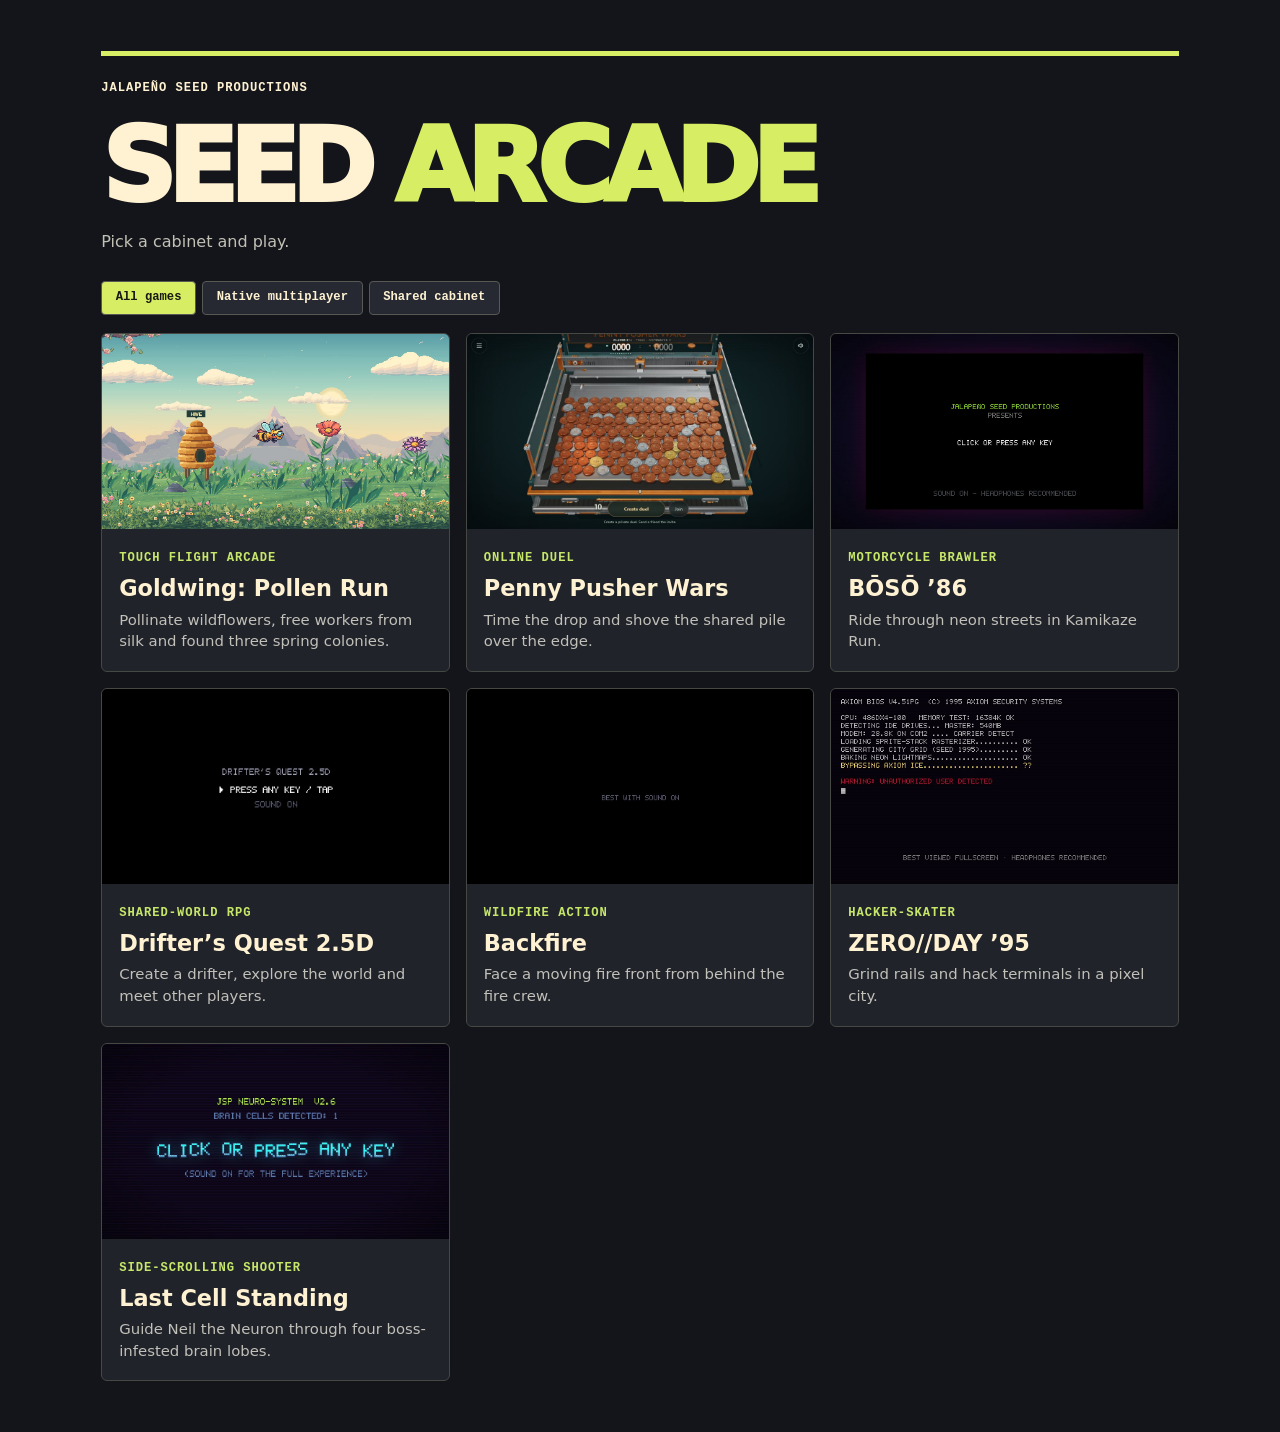
<file: index.html>
<!doctype html>
<html lang="en"><head><meta charset="utf-8"><meta name="viewport" content="width=device-width,initial-scale=1,viewport-fit=cover"><meta name="theme-color" content="#13151a"><title>Jalapeño Seed Arcade</title><link rel="stylesheet" href="arcade.css"><script defer src="arcade.js"></script></head>
<body><main id="lobby"><header><span class="wordmark">JALAPEÑO SEED PRODUCTIONS</span><h1>SEED<span> ARCADE</span></h1><p>Pick a cabinet and play.</p></header><nav aria-label="Filter games"><button aria-pressed="true" data-filter="all">All games</button><button data-filter="native">Native multiplayer</button><button data-filter="share">Shared cabinet</button></nav><section id="rack" aria-label="Game cabinets"></section></main>
<section id="player" hidden><div id="bar"><a href="#">← Arcade</a><strong id="title"></strong><button id="host" hidden>Invite a friend</button><button id="copy" hidden>Copy invite</button><button id="control" hidden>Pass controls</button><button id="full">Fullscreen</button></div><div id="notice" role="status" hidden></div><input id="invite" readonly aria-label="Cabinet invite link" hidden><div id="stage"></div></section></body></html>
</file>
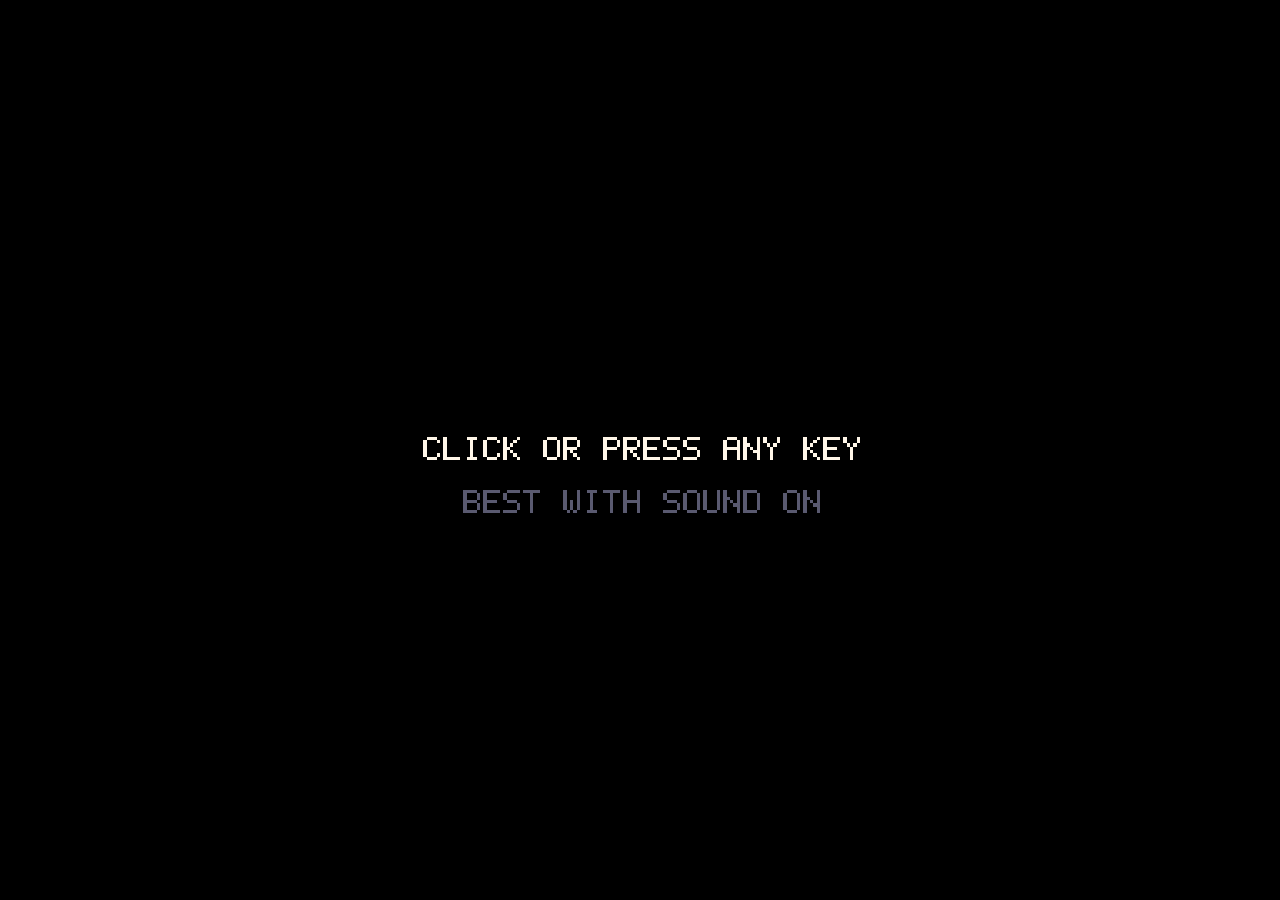
<file: games/backfire/index.html>
<!DOCTYPE html>
<html lang="en">
<head>
<meta charset="utf-8">
<meta name="viewport" content="width=device-width,initial-scale=1,maximum-scale=1,user-scalable=no">
<meta name="theme-color" content="#000000">
<title>BACKFIRE — Fight Fire With Fire</title>
<style>
  html,body{margin:0;height:100%;background:#000;overflow:hidden;touch-action:none;-webkit-user-select:none;user-select:none;-webkit-touch-callout:none}
  body{display:flex;align-items:center;justify-content:center}
  canvas{image-rendering:pixelated;image-rendering:crisp-edges;display:block;cursor:none;touch-action:none}
</style>
</head>
<body>
<canvas id="c" width="480" height="270"></canvas>
<script>
(function(){"use strict";
"use strict";
// ============================================================
// BACKBURN — util.ts : math, noise, color, palette
// Jalapeño Seed Productions
// ============================================================
const TAU = Math.PI * 2;
const ZOOM = 1.5; // screen px per world unit (ground plane)
const PITCH = 0.74; // vertical squash of the ground plane (3/4 view)
function clamp(v, a = 0, b = 1) { return v < a ? a : v > b ? b : v; }
function lerp(a, b, t) { return a + (b - a) * t; }
function smooth01(t) { return t * t * (3 - 2 * t); }
function rand(a = 0, b = 1) { return a + (b - a) * Math.random(); }
function randi(a, b) { return Math.floor(rand(a, b + 1)); }
function chance(p) { return Math.random() < p; }
function pick(a) { return a[Math.floor(Math.random() * a.length)]; }
function dist2(ax, ay, bx, by) { const dx = ax - bx, dy = ay - by; return dx * dx + dy * dy; }
function angDiff(a, b) { let d = (b - a) % TAU; if (d > Math.PI)
    d -= TAU; if (d < -Math.PI)
    d += TAU; return d; }
function norm3(x, y, z) { const l = Math.hypot(x, y, z) || 1; return [x / l, y / l, z / l]; }
class RNG {
    constructor(seed) { this.s = (seed >>> 0) || 1; }
    next() { let t = (this.s += 0x6D2B79F5) >>> 0; t = Math.imul(t ^ (t >>> 15), t | 1); t ^= t + Math.imul(t ^ (t >>> 7), t | 61); return ((t ^ (t >>> 14)) >>> 0) / 4294967296; }
    range(a, b) { return a + (b - a) * this.next(); }
    int(a, b) { return Math.floor(this.range(a, b + 1)); }
    pick(a) { return a[Math.floor(this.next() * a.length)]; }
}
function hash2(x, y, s = 0) {
    let h = (Math.imul(x | 0, 374761393) + Math.imul(y | 0, 668265263) + Math.imul(s | 0, 982451653)) | 0;
    h = Math.imul(h ^ (h >>> 13), 1274126177);
    h ^= h >>> 16;
    return (h >>> 0) / 4294967296;
}
function hash3(x, y, z, s = 0) { return hash2(x + Math.imul(z | 0, 7919), y - Math.imul(z | 0, 104729), s); }
function vnoise(x, y, s = 0) {
    const xi = Math.floor(x), yi = Math.floor(y);
    const u = smooth01(x - xi), v = smooth01(y - yi);
    const a = hash2(xi, yi, s), b = hash2(xi + 1, yi, s), c = hash2(xi, yi + 1, s), d = hash2(xi + 1, yi + 1, s);
    return a + (b - a) * u + (c - a) * v + (a - b - c + d) * u * v;
}
function fbm(x, y, s = 0, oct = 4) {
    let sum = 0, amp = 0.5, f = 1, n = 0;
    for (let i = 0; i < oct; i++) {
        sum += amp * vnoise(x * f, y * f, s + i * 31);
        n += amp;
        amp *= 0.5;
        f *= 2.03;
    }
    return sum / n;
}
function hex(h) { const n = parseInt(h.slice(1), 16); return [(n >> 16) & 255, (n >> 8) & 255, n & 255]; }
function mixc(a, b, t) { return [a[0] + (b[0] - a[0]) * t, a[1] + (b[1] - a[1]) * t, a[2] + (b[2] - a[2]) * t]; }
function pack(r, g, b) {
    r = r < 0 ? 0 : r > 255 ? 255 : r | 0;
    g = g < 0 ? 0 : g > 255 ? 255 : g | 0;
    b = b < 0 ? 0 : b > 255 ? 255 : b | 0;
    return (0xff000000 | (b << 16) | (g << 8) | r) >>> 0;
}
function rgbStr(c, a = 1) { return `rgba(${c[0] | 0},${c[1] | 0},${c[2] | 0},${a})`; }
function mkCanvas(w, h) { const c = document.createElement('canvas'); c.width = Math.max(1, Math.ceil(w)); c.height = Math.max(1, Math.ceil(h)); return c; }
function ctx2d(c, rf = false) {
    const x = c.getContext('2d', rf ? { willReadFrequently: true } : undefined);
    x.imageSmoothingEnabled = false;
    return x;
}
// ---- Palette: Backdraft × TF2 × Infantry Online × Jet Set Radio × Tomb Raider ----
const PAL = {
    // Backdraft: hot whites, sodium oranges, smoke blacks, steel-teal night
    fireWhite: hex('#fff6d8'), fireYellow: hex('#ffd34a'), fireOrange: hex('#ff7a1a'), fireRed: hex('#d0301a'), fireDeep: hex('#5a1408'),
    smoke: hex('#1c1a1e'), steelTeal: hex('#2e5560'), night: hex('#0b1418'),
    // TF2: warm painterly reds / tans / blus
    tf2Red: hex('#b8383b'), tf2Blu: hex('#5885a2'), tf2Tan: hex('#d8c08a'), tf2Brown: hex('#6b4a2e'), tf2Cream: hex('#efe3c2'), tf2Dark: hex('#2b2018'),
    // Infantry Online: military olives + phosphor HUD green
    infGreen: hex('#3d4a2a'), infOlive: hex('#5e6436'), infSteel: hex('#59636b'), infHud: hex('#8fd16a'),
    // Jet Set Radio: graffiti-saturated
    jsrMagenta: hex('#ff3fa4'), jsrCyan: hex('#3ff2ff'), jsrLime: hex('#b6ff3a'), jsrYellow: hex('#ffe23f'), jsrPurple: hex('#7a3cff'), jsrBlue: hex('#2a6aff'),
    // Tomb Raider: earth, moss, stone, gold
    trMoss: hex('#4f5f2c'), trStone: hex('#8a8170'), trEarth: hex('#6e5434'), trJungle: hex('#2c4220'), trGold: hex('#c9a24a'),
    white: hex('#ffffff'), black: hex('#000000'),
};
const COL = {
    red: '#e8403a', heart: '#ff2a4a', gold: '#ffd34a', cyan: '#3ff2ff', magenta: '#ff3fa4', lime: '#b6ff3a', white: '#fff6e8',
    ink: '#120c10', navy: '#16203a', field: '#2f7a36', dirt: '#b8763a', cream: '#efe3c2', orange: '#ff7a1a', hud: '#8fd16a', blu: '#5885a2',
};

"use strict";
// ============================================================
// audio.ts — fully synthesized SFX + funky chiptune sequencer
// ============================================================
class SoundSys {
    constructor() {
        this.ctx = null;
        this.muted = false;
        this.music = false;
        this.nextT = 0;
        this.step = 0;
        this.intensity = 1;
    }
    init() {
        if (this.ctx) {
            if (this.ctx.state === 'suspended')
                this.ctx.resume();
            return;
        }
        const AC = window.AudioContext || window.webkitAudioContext;
        if (!AC)
            return;
        const c = this.ctx = new AC();
        const comp = c.createDynamicsCompressor();
        comp.threshold.value = -16;
        comp.ratio.value = 4;
        comp.connect(c.destination);
        this.master = c.createGain();
        this.master.gain.value = 0.85;
        this.master.connect(comp);
        this.sfx = c.createGain();
        this.sfx.gain.value = 0.9;
        this.sfx.connect(this.master);
        this.mus = c.createGain();
        this.mus.gain.value = 0.32;
        this.mus.connect(this.master);
        const len = c.sampleRate * 2;
        this.nbuf = c.createBuffer(1, len, c.sampleRate);
        const d = this.nbuf.getChannelData(0);
        for (let i = 0; i < len; i++)
            d[i] = Math.random() * 2 - 1;
        // fire bed (brown-ish rumble)
        const fs = c.createBufferSource();
        fs.buffer = this.nbuf;
        fs.loop = true;
        const fl = c.createBiquadFilter();
        fl.type = 'lowpass';
        fl.frequency.value = 520;
        this.fireG = c.createGain();
        this.fireG.gain.value = 0;
        fs.connect(fl);
        fl.connect(this.fireG);
        this.fireG.connect(this.sfx);
        fs.start();
        // backburner stream (hiss + roar)
        const ss = c.createBufferSource();
        ss.buffer = this.nbuf;
        ss.loop = true;
        this.streamF = c.createBiquadFilter();
        this.streamF.type = 'bandpass';
        this.streamF.frequency.value = 1300;
        this.streamF.Q.value = 0.6;
        this.streamG = c.createGain();
        this.streamG.gain.value = 0;
        ss.connect(this.streamF);
        this.streamF.connect(this.streamG);
        this.streamG.connect(this.sfx);
        ss.start(0, 0.7);
        const ro = c.createOscillator();
        ro.type = 'sawtooth';
        ro.frequency.value = 55;
        const rl = c.createBiquadFilter();
        rl.type = 'lowpass';
        rl.frequency.value = 180;
        this.roarG = c.createGain();
        this.roarG.gain.value = 0;
        ro.connect(rl);
        rl.connect(this.roarG);
        this.roarG.connect(this.sfx);
        ro.start();
    }
    get now() { return this.ctx ? this.ctx.currentTime : 0; }
    toggleMute() { this.muted = !this.muted; if (this.master)
        this.master.gain.setTargetAtTime(this.muted ? 0 : 0.85, this.now, 0.05); }
    tone(type, f0, f1, dur, vol, when = 0, dest = null) {
        const c = this.ctx;
        if (!c)
            return;
        const t = c.currentTime + when;
        this.toneAt(type, f0, f1, dur, vol, t, dest || this.sfx);
    }
    toneAt(type, f0, f1, dur, vol, t, dest) {
        const c = this.ctx;
        const o = c.createOscillator();
        o.type = type;
        o.frequency.setValueAtTime(f0, t);
        if (f1 !== f0)
            o.frequency.exponentialRampToValueAtTime(Math.max(20, f1), t + dur);
        const g = c.createGain();
        g.gain.setValueAtTime(0.0001, t);
        g.gain.exponentialRampToValueAtTime(vol, t + 0.005);
        g.gain.exponentialRampToValueAtTime(0.0001, t + dur);
        o.connect(g);
        g.connect(dest);
        o.start(t);
        o.stop(t + dur + 0.02);
    }
    noise(dur, vol, type, f0, f1, q = 1, when = 0, dest = null) {
        const c = this.ctx;
        if (!c)
            return;
        this.noiseAt(dur, vol, type, f0, f1, q, c.currentTime + when, dest || this.sfx);
    }
    noiseAt(dur, vol, type, f0, f1, q, t, dest) {
        const c = this.ctx;
        const s = c.createBufferSource();
        s.buffer = this.nbuf;
        const f = c.createBiquadFilter();
        f.type = type;
        f.Q.value = q;
        f.frequency.setValueAtTime(f0, t);
        if (f1 !== f0)
            f.frequency.exponentialRampToValueAtTime(Math.max(30, f1), t + dur);
        const g = c.createGain();
        g.gain.setValueAtTime(0.0001, t);
        g.gain.exponentialRampToValueAtTime(vol, t + 0.006);
        g.gain.exponentialRampToValueAtTime(0.0001, t + dur);
        s.connect(f);
        f.connect(g);
        g.connect(dest);
        s.start(t, Math.random() * 1.5, dur + 0.05);
    }
    // ---- UI (Zelda-ish square blips) ----
    ui() { this.tone('square', 880, 880, 0.05, 0.08); }
    confirm() { this.tone('square', 660, 660, 0.06, 0.09); this.tone('square', 990, 990, 0.1, 0.09, 0.06); this.tone('square', 1320, 1320, 0.12, 0.07, 0.12); }
    type() { this.tone('square', 1250 + Math.random() * 150, 1250, 0.02, 0.035); }
    // ---- gameplay ----
    flare() { this.tone('sawtooth', 1400, 160, 0.4, 0.12); this.noise(0.18, 0.3, 'highpass', 3000, 900); this.tone('sine', 220, 90, 0.15, 0.25); }
    boom(s = 1) { this.noise(0.9 * s + 0.2, 0.75 * Math.min(1, s), 'lowpass', 2600, 90, 1); this.tone('sine', 120, 28, 0.7 * s, 0.7 * Math.min(1, s)); this.noise(0.1, 0.3, 'highpass', 5000, 2000); }
    hit() { this.tone('square', 520, 140, 0.07, 0.09); }
    sizzle() { this.noise(0.55, 0.3, 'highpass', 7000, 2600, 0.6); this.tone('triangle', 900, 220, 0.25, 0.08); }
    hurt() { this.tone('sawtooth', 300, 70, 0.32, 0.22); this.noise(0.16, 0.3, 'lowpass', 1800, 300); }
    pickup() { [660, 880, 1320].forEach((f, i) => this.tone('square', f, f, 0.08, 0.08, i * 0.055)); }
    heart() { [523, 659, 784, 1046].forEach((f, i) => this.tone('triangle', f, f, 0.14, 0.14, i * 0.07)); }
    rescue() { [784, 988, 1175, 1568, 1175, 1568].forEach((f, i) => this.tone('square', f, f, 0.09, 0.07, i * 0.07)); }
    roll() { this.noise(0.28, 0.25, 'bandpass', 500, 2400, 1.4); }
    ignite() { this.noise(0.4, 0.35, 'lowpass', 400, 2500, 0.8); }
    siren() { for (let i = 0; i < 3; i++) {
        this.tone('sine', 680, 1080, 0.42, 0.09, i * 0.86);
        this.tone('sine', 1080, 680, 0.42, 0.09, i * 0.86 + 0.43);
    } }
    collapse() { this.noise(1.6, 0.6, 'lowpass', 700, 50, 0.8); this.tone('sine', 70, 24, 1.3, 0.5); for (let i = 0; i < 6; i++)
        this.noise(0.08, 0.2, 'bandpass', 1500 + Math.random() * 2000, 600, 2, 0.1 + i * 0.12); }
    plane() { this.tone('sawtooth', 70, 95, 4.0, 0.12); this.tone('sawtooth', 72, 98, 4.0, 0.1); this.noise(4.0, 0.25, 'lowpass', 300, 900, 0.7); }
    splash() { this.noise(2.0, 0.4, 'lowpass', 3000, 400, 0.5); }
    enemyShoot() { this.tone('sawtooth', 400, 900, 0.18, 0.08); this.noise(0.15, 0.15, 'bandpass', 800, 2000, 2); }
    charge() { this.tone('sawtooth', 90, 300, 0.6, 0.14); }
    crackle(level) {
        if (!this.ctx || level <= 0)
            return;
        if (Math.random() < level * 0.6)
            this.noise(0.015 + Math.random() * 0.035, 0.1 + 0.18 * level * Math.random(), 'highpass', 1800 + Math.random() * 3500, 1500, 1);
    }
    setLoops(fire, stream) {
        if (!this.ctx)
            return;
        const t = this.now;
        this.fireG.gain.setTargetAtTime(Math.min(0.55, fire * 0.55), t, 0.25);
        this.streamG.gain.setTargetAtTime(stream * 0.32, t, 0.03);
        this.roarG.gain.setTargetAtTime(stream * 0.16, t, 0.05);
        this.streamF.frequency.setTargetAtTime(1100 + Math.random() * 500, t, 0.05);
    }
    identSeed() { this.tone('sine', 1800, 900, 0.12, 0.12); this.tone('sine', 1500, 700, 0.1, 0.08, 0.25); }
    identSprout() { [392, 523, 659, 784].forEach((f, i) => this.tone('triangle', f, f * 1.01, 0.22, 0.1, i * 0.09)); }
    identSizzle() { this.noise(1.0, 0.25, 'highpass', 6000, 3000, 0.6); [523, 659, 784, 1046].forEach(f => this.tone('square', f, f, 0.9, 0.035, 0.05)); this.tone('sine', 130, 130, 0.9, 0.12, 0.05); }
    // ---- Music: JSR-ish breakbeat funk in E minor ----
    startMusic(intensity = 1) { if (!this.ctx)
        return; this.intensity = intensity; if (!this.music) {
        this.music = true;
        this.nextT = this.ctx.currentTime + 0.1;
        this.step = 0;
    } }
    stopMusic() { this.music = false; }
    updateMusic() {
        if (!this.music || !this.ctx)
            return;
        const S16 = 60 / 118 / 4;
        while (this.nextT < this.ctx.currentTime + 0.15) {
            this.playStep(this.step, this.nextT, S16);
            this.nextT += S16;
            this.step = (this.step + 1) % 64;
        }
    }
    midi(m) { return 440 * Math.pow(2, (m - 69) / 12); }
    playStep(s, t, S16) {
        const st = s % 16, bar = (s >> 4) & 3, I = this.intensity, d = this.mus;
        const KICK = [1, 0, 0, 0, 0, 0, 1, 0, 1, 0, 0, 1, 0, 0, 0, 0];
        const SNR = [0, 0, 0, 0, 1, 0, 0, 0, 0, 0, 0, 0, 1, 0, 0, 2];
        const HAT = [1, 0, 1, 1, 1, 0, 1, 0, 1, 0, 1, 1, 1, 0, 2, 0];
        const ROOT = [40, 40, 43, 38];
        const BASS = [0, -1, 0, 12, -1, 0, -1, 10, 0, -1, 7, -1, 12, -1, 10, 7];
        if (I >= 0.5) {
            if (KICK[st])
                this.toneAt('sine', 150, 40, 0.16, 0.55, t, d);
            if (SNR[st]) {
                this.noiseAt(SNR[st] === 2 ? 0.05 : 0.13, SNR[st] === 2 ? 0.08 : 0.28, 'bandpass', 1900, 1500, 0.8, t, d);
                this.toneAt('triangle', 230, 160, 0.07, 0.12, t, d);
            }
            if (HAT[st])
                this.noiseAt(HAT[st] === 2 ? 0.12 : 0.03, 0.06, 'highpass', 8000, 8000, 1, t, d);
        }
        const b = BASS[st];
        if (b >= 0)
            this.toneAt('sawtooth', this.midi(ROOT[bar] + b), this.midi(ROOT[bar] + b) * 0.995, S16 * 0.9, 0.12, t, d);
        if (I >= 1 && (st === 2 || st === 10 || (st === 7 && bar === 3))) {
            for (const iv of [12, 15, 19, 22])
                this.toneAt('square', this.midi(ROOT[bar] + iv), this.midi(ROOT[bar] + iv), 0.09, 0.025, t, d);
        }
        if (I >= 1.5 && st % 2 === 0) {
            const ARP = [24, 27, 31, 34, 31, 27, 24, 22];
            const m = ROOT[bar] + ARP[(st / 2 + bar) % 8];
            this.toneAt('square', this.midi(m), this.midi(m), 0.07, 0.02, t, d);
        }
    }
}
const SND = new SoundSys();

"use strict";
const MATS = [null];
function M(h, metal = 0, emit = 0) { MATS.push({ c: hex(h), metal, emit }); return MATS.length - 1; }
class VModel {
    constructor(w, d, h) {
        this.w = w;
        this.d = d;
        this.h = h;
        this.data = new Uint8Array(w * d * h);
    }
    inb(x, y, z) { return x >= 0 && y >= 0 && z >= 0 && x < this.w && y < this.d && z < this.h; }
    set(x, y, z, m) { x = Math.round(x); y = Math.round(y); z = Math.round(z); if (this.inb(x, y, z))
        this.data[x + this.w * (y + this.d * z)] = m; }
    get(x, y, z) { return this.inb(x, y, z) ? this.data[x + this.w * (y + this.d * z)] : 0; }
    box(x0, y0, z0, x1, y1, z1, m) {
        for (let z = z0; z <= z1; z++)
            for (let y = y0; y <= y1; y++)
                for (let x = x0; x <= x1; x++)
                    this.set(x, y, z, m);
    }
    ell(cx, cy, cz, rx, ry, rz, m) {
        for (let z = Math.floor(cz - rz); z <= Math.ceil(cz + rz); z++)
            for (let y = Math.floor(cy - ry); y <= Math.ceil(cy + ry); y++)
                for (let x = Math.floor(cx - rx); x <= Math.ceil(cx + rx); x++) {
                    const q = ((x - cx) / rx) ** 2 + ((y - cy) / ry) ** 2 + ((z - cz) / rz) ** 2;
                    if (q <= 1) {
                        const mm = typeof m === 'function' ? m(x, y, z) : m;
                        if (mm >= 0)
                            this.set(x, y, z, mm);
                    }
                }
    }
    cyl(cx, cy, z0, z1, r, m) {
        for (let z = z0; z <= z1; z++)
            for (let y = Math.floor(cy - r); y <= Math.ceil(cy + r); y++)
                for (let x = Math.floor(cx - r); x <= Math.ceil(cx + r); x++)
                    if ((x - cx) ** 2 + (y - cy) ** 2 <= r * r)
                        this.set(x, y, z, m);
    }
    line(x0, y0, z0, x1, y1, z1, m) {
        const n = Math.ceil(Math.max(Math.abs(x1 - x0), Math.abs(y1 - y0), Math.abs(z1 - z0))) + 1;
        for (let i = 0; i <= n; i++) {
            const t = i / n;
            this.set(lerp(x0, x1, t), lerp(y0, y1, t), lerp(z0, z1, t), m);
        }
    }
}
const NB = 64; // view-angle buckets for impostors
const LV = norm3(-0.55, 0.42, 0.72);
const VV = norm3(0, 0.68, 0.73);
const HV = norm3(LV[0] + VV[0], LV[1] + VV[1], LV[2] + VV[2]);
const ENV_LO = [110, 48, 20], ENV_HI = [140, 205, 220];
class Stack {
    constructor(m, sc = 1, ao = true, pitch = PITCH, zoom = ZOOM) {
        this.m = m;
        this.sc = sc;
        this.ao = ao;
        this.pitch = pitch;
        this.zoom = zoom;
        this.hasEmit = false;
        this.A = [];
        this.E = [];
        this.F = [];
        this.X = [];
        this.atX = null;
        this.D = [];
        this.atD = null;
        this.atE = null;
        this.atF = null;
        const { w, d, h } = m;
        const n = w * d * h;
        this.nrm = new Float32Array(n * 3);
        this.used = new Uint8Array(h);
        for (let z = 0; z < h; z++)
            for (let y = 0; y < d; y++)
                for (let x = 0; x < w; x++) {
                    const i = x + w * (y + d * z);
                    const mi = m.data[i];
                    if (!mi)
                        continue;
                    this.used[z] = 1;
                    if (MATS[mi].emit > 0)
                        this.hasEmit = true;
                    let nx = 0, ny = 0, nz = 0;
                    for (let dz = -1; dz <= 1; dz++)
                        for (let dy = -1; dy <= 1; dy++)
                            for (let dx = -1; dx <= 1; dx++) {
                                if (!dx && !dy && !dz)
                                    continue;
                                if (!m.get(x + dx, y + dy, z + dz)) {
                                    nx += dx;
                                    ny += dy;
                                    nz += dz;
                                }
                            }
                    const l = Math.hypot(nx, ny, nz);
                    if (l < 0.01) {
                        nz = 1;
                    }
                    else {
                        nx /= l;
                        ny /= l;
                        nz /= l;
                    }
                    this.nrm[i * 3] = nx;
                    this.nrm[i * 3 + 1] = ny;
                    this.nrm[i * 3 + 2] = nz;
                }
        this.r = Math.sqrt(w * w + d * d) / 2 * zoom * sc;
        this.IW = Math.ceil(this.r * 2) + 4;
        this.IH = Math.ceil(this.r * 2 * pitch + h * sc) + 4;
        this.ox = Math.round(this.IW / 2);
        this.oy = Math.round(this.IH - this.r * pitch - 2);
    }
    bucket(psi) { let b = Math.round(psi / TAU * NB) % NB; if (b < 0)
        b += NB; return b; }
    /** kind 0 = lit albedo, 1 = emission (non-emissive voxels black → occluder), 2 = white flash */
    get(kind, psi) {
        const b = this.bucket(psi);
        const arr = kind === 0 ? this.A : kind === 1 ? this.E : kind === 2 ? this.F : kind === 3 ? this.X : this.D;
        let c = arr[b];
        if (!c) {
            c = arr[b] = this.render(kind, b * TAU / NB);
        }
        return c;
    }
    bakeAtlas(kind, psi) {
        const { w, d, h, data } = this.m;
        const cv = mkCanvas(w, d * h);
        const x2 = ctx2d(cv);
        const img = x2.createImageData(w, d * h);
        const px = img.data;
        const cs = Math.cos(psi), sn = Math.sin(psi);
        for (let z = 0; z < h; z++)
            for (let y = 0; y < d; y++)
                for (let x = 0; x < w; x++) {
                    const vi = x + w * (y + d * z);
                    const mi = data[vi];
                    if (!mi)
                        continue;
                    const mat = MATS[mi];
                    const o = ((z * d + y) * w + x) * 4;
                    let r = 0, g = 0, b = 0;
                    if (kind === 2) {
                        r = g = b = 255;
                    }
                    else if (kind === 3) {
                        r = 40;
                        g = 230;
                        b = 255;
                    }
                    else if (kind === 4) {
                        r = 9;
                        g = 12;
                        b = 15;
                    }
                    else if (kind === 1) {
                        if (mat.emit > 0) {
                            r = mat.c[0] * mat.emit * 1.1;
                            g = mat.c[1] * mat.emit * 1.1;
                            b = mat.c[2] * mat.emit * 1.1;
                        }
                    }
                    else {
                        const n0 = this.nrm[vi * 3], n1 = this.nrm[vi * 3 + 1], vz = this.nrm[vi * 3 + 2];
                        const vx = n0 * cs - n1 * sn, vy = n0 * sn + n1 * cs;
                        const diff = Math.max(0, vx * LV[0] + vy * LV[1] + vz * LV[2]);
                        const j = 0.93 + hash3(x, y, z, mi) * 0.14;
                        const c = mat.c;
                        if (mat.emit > 0) {
                            r = c[0];
                            g = c[1];
                            b = c[2];
                        }
                        else if (mat.metal > 0) {
                            const k = mat.metal;
                            const ndv = vx * VV[0] + vy * VV[1] + vz * VV[2];
                            const rz = 2 * ndv * vz - VV[2];
                            const e = clamp(rz * 0.5 + 0.5);
                            const env = mixc(ENV_LO, ENV_HI, e * e);
                            const spec = Math.pow(Math.max(0, vx * HV[0] + vy * HV[1] + vz * HV[2]), 22) * 1.3;
                            const sh = (0.32 + 0.6 * diff) * (1 - 0.4 * k);
                            for (let ch = 0; ch < 3; ch++) {
                                const v = c[ch] * sh + env[ch] * (c[ch] / 255 * 0.65 + 0.35) * 0.6 * k + 255 * spec * k;
                                if (ch === 0)
                                    r = v;
                                else if (ch === 1)
                                    g = v;
                                else
                                    b = v;
                            }
                            r *= j;
                            g *= j;
                            b *= j;
                        }
                        else {
                            let s = 0.4 + 0.78 * diff;
                            s = Math.round(s * 6) / 6;
                            if (vz > 0.75)
                                s += 0.07;
                            r = c[0] * s * j;
                            g = c[1] * s * j;
                            b = c[2] * s * j;
                        }
                        if (this.ao && h > 10) {
                            const a = 0.7 + 0.3 * (z / (h - 1));
                            r *= a;
                            g *= a;
                            b *= a;
                        }
                    }
                    px[o] = r > 255 ? 255 : r;
                    px[o + 1] = g > 255 ? 255 : g;
                    px[o + 2] = b > 255 ? 255 : b;
                    px[o + 3] = 255;
                }
        x2.putImageData(img, 0, 0);
        return cv;
    }
    render(kind, psi) {
        let atlas;
        if (kind === 0)
            atlas = this.bakeAtlas(0, psi);
        else if (kind === 1)
            atlas = this.atE || (this.atE = this.bakeAtlas(1, 0));
        else if (kind === 2)
            atlas = this.atF || (this.atF = this.bakeAtlas(2, 0));
        else if (kind === 3)
            atlas = this.atX || (this.atX = this.bakeAtlas(3, 0));
        else
            atlas = this.atD || (this.atD = this.bakeAtlas(4, 0));
        const cv = mkCanvas(this.IW, this.IH);
        const cx = ctx2d(cv);
        const { w, d, h } = this.m;
        const k = this.zoom * this.sc;
        const c = Math.cos(psi) * k, s = Math.sin(psi) * k;
        const step = this.sc;
        const sub = Math.max(1, Math.ceil(step - 0.01));
        for (let z = 0; z < h; z++) {
            if (!this.used[z])
                continue;
            for (let j = 0; j < sub; j++) {
                cx.setTransform(c, s * this.pitch, -s, c * this.pitch, this.ox, this.oy - (z + j / sub) * step);
                cx.drawImage(atlas, 0, z * d, w, d, -w / 2, -d / 2, w, d);
            }
        }
        return cv;
    }
    /** draw at screen base point (sx,sy) */
    draw(ctx, kind, psi, sx, sy) {
        ctx.drawImage(this.get(kind, psi), Math.round(sx - this.ox), Math.round(sy - this.oy));
    }
}

"use strict";
// ============================================================
// models.ts — procedural voxel art (all built in code)
// ============================================================
const MT = {
    bark: M('#4a3020'), barkD: M('#33231a'), pine: M('#2c4a24'), pineL: M('#46703a'), pineD: M('#1d3318'),
    oak: M('#4f6b26'), oakL: M('#79963a'), oakD: M('#34481c'),
    char: M('#1a1512'), charL: M('#2c241e'), ember: M('#ff6a1a', 0, 0.9), emberY: M('#ffc040', 0, 1),
    brushY: M('#b89a50'), brushO: M('#8a6a32'), brushL: M('#d8c27a'),
    rock: M('#7a746a'), rockD: M('#57524b'), moss: M('#5a6f30'),
    sideRed: M('#9d3a2c'), sideBlu: M('#4a6b8a'), sideTan: M('#c2a878'), sideCream: M('#d9cba4'), stone: M('#8a7f6a'), brick: M('#8a4632'),
    trim: M('#ece4cc'), roofDark: M('#3a2f2a'), roofDark2: M('#4a3a30'), roofTeal: M('#2f6a6a', 0.7), roofTeal2: M('#3a7a78', 0.7),
    roofRust: M('#7a3a22', 0.35), roofRust2: M('#8a4a2a', 0.35),
    window: M('#ffcf6b', 0, 0.8), door: M('#5a3420'), chimney: M('#6a4a3a'),
    truckRed: M('#c41f18', 0.55), chrome: M('#d8dde0', 1), glass: M('#2a4a55', 0.85), tire: M('#151515'), steel: M('#3a3e44', 0.6),
    ladder: M('#c8ccd0', 0.9), stripe: M('#f2f0c0', 0, 0.45), lightR: M('#ff2a2a', 0, 1), lightB: M('#3a6aff', 0, 1), headlight: M('#fff6d8', 0, 1),
    hydrant: M('#d02a1a', 0.5), brass: M('#c9a24a', 0.9),
    lampPole: M('#3a3f44', 0.8), lampHead: M('#ffb347', 0, 1),
    coat: M('#c8a65a'), coatD: M('#9a7c40'), reflect: M('#d8ff4a', 0, 0.6), helmet: M('#c02a20', 0.4), badge: M('#e0b84a', 1), skin: M('#e0a070'),
    visor: M('#ffcc66', 0.9), boot: M('#1a1a1a'), tank: M('#c8ced2', 1), glove: M('#3a3028'), gun: M('#4a4f55', 0.9), pilot: M('#3ff2ff', 0, 1), pants: M('#a8884a'),
    cinder: M('#241612'), cinderL: M('#3a2018'), lava: M('#ff5a10', 0, 1), lavaY: M('#ffd040', 0, 1), horn: M('#120c0a'),
    wraith: M('#2a2830'), wraithL: M('#3c3a44'), voidd: M('#050405'), eye: M('#ff3a2a', 0, 1),
    basalt: M('#2a2624'), basaltL: M('#3e3834'),
    civPants: M('#3a3a4a'), civA: M('#5885a2'), civB: M('#ff3fa4'), civC: M('#b6ff3a'), hair: M('#3a2414'), hair2: M('#c9a24a'),
    plane: M('#e0dac8', 0.45), planeRed: M('#c0301a', 0.45), planeGlass: M('#2a4a55', 0.9),
    can: M('#c02a1a', 0.6), canGlow: M('#ffe23f', 0, 0.85), heart: M('#ff2a4a', 0, 0.95), heartL: M('#ffb0c0', 0, 1),
    plaza: M('#8a8478'),
};
function mPine(seed) {
    const R = new RNG(seed);
    const w = 15, H = 30 + R.int(0, 7);
    const m = new VModel(w, w, H + 1);
    const c = 7;
    m.box(6, 6, 0, 8, 8, 8, MT.bark);
    m.box(7, 7, 0, 7, 7, H - 3, MT.barkD);
    for (let z = 6; z <= H; z++) {
        const t = (z - 6) / (H - 6);
        const tierF = 1 - ((z - 6) % 6) / 6;
        const r = (1 - t) * 6.6 * (0.6 + 0.4 * tierF) + 0.8;
        for (let y = 0; y < w; y++)
            for (let x = 0; x < w; x++) {
                const dx = x - c, dy = y - c;
                const d = Math.hypot(dx, dy);
                if (d <= r + (hash3(x, y, z, seed) - 0.5) * 1.4) {
                    const hv = hash3(x + 3, y, z, seed);
                    if (hv < 0.05)
                        continue;
                    const edge = d > r - 1.3;
                    let mt = MT.pine;
                    if (edge && (dx < 0 || dy > 0) && hv > 0.45)
                        mt = MT.pineL;
                    else if (!edge || hv < 0.22)
                        mt = MT.pineD;
                    m.set(x, y, z, mt);
                }
            }
    }
    return m;
}
function mOak(seed) {
    const R = new RNG(seed);
    const w = 17, H = 27;
    const m = new VModel(w, w, H);
    m.box(7, 7, 0, 9, 9, 11, MT.bark);
    m.box(6, 8, 0, 10, 8, 1, MT.bark);
    m.line(8, 8, 9, 3, 5, 15, MT.bark);
    m.line(8, 8, 10, 13, 11, 16, MT.bark);
    m.line(8, 8, 11, 10, 3, 17, MT.bark);
    const leaf = (x, y, z) => { const h = hash3(x, y, z, seed); if (h < 0.1)
        return -1; return h > 0.68 ? MT.oakL : h < 0.25 ? MT.oakD : MT.oak; };
    m.ell(8, 8, 18, 7.5, 7.5, 6.5, leaf);
    m.ell(4 + R.range(0, 2), 10, 15, 4, 4, 3.5, leaf);
    m.ell(12, 5 + R.range(0, 2), 16, 4, 4, 3.5, leaf);
    m.ell(9, 9, 23, 4.5, 4.5, 3, leaf);
    return m;
}
function mCharred(seed) {
    const R = new RNG(seed);
    const w = 15, H = 24;
    const m = new VModel(w, w, H);
    const th = 14 + R.int(0, 8);
    for (let z = 0; z < th; z++) {
        const r = z < 3 ? 1.6 : 1.0;
        m.cyl(7, 7, z, z, r, hash3(7, 7, z, seed) > 0.85 ? MT.ember : MT.char);
    }
    for (let i = 0; i < 4; i++) {
        const a = R.range(0, TAU), z0 = R.int(6, th - 2);
        m.line(7, 7, z0, 7 + Math.cos(a) * 5, 7 + Math.sin(a) * 5, z0 + R.int(2, 5), MT.charL);
    }
    for (let i = 0; i < 6; i++)
        m.set(7 + R.int(-1, 1), 7 + R.int(-1, 1), R.int(1, th - 1), R.next() > 0.5 ? MT.ember : MT.emberY);
    return m;
}
function mBush(seed) {
    const m = new VModel(9, 9, 7);
    m.ell(4, 4, 2.6, 4, 4, 3.2, (x, y, z) => { const h = hash3(x, y, z, seed); if (h < 0.12)
        return -1; return h > 0.7 ? MT.oakL : h < 0.3 ? MT.pineD : MT.oak; });
    return m;
}
function mTuft(seed) {
    const R = new RNG(seed);
    const m = new VModel(7, 7, 8);
    for (let i = 0; i < 9; i++) {
        const x = R.int(1, 5), y = R.int(1, 5), h = R.int(3, 7), lx = R.int(-1, 1), ly = R.int(-1, 1);
        for (let z = 0; z < h; z++) {
            const t = z / h;
            m.set(x + lx * t, y + ly * t, z, z === h - 1 ? MT.brushL : R.next() > 0.5 ? MT.brushY : MT.brushO);
        }
    }
    return m;
}
function mRock(seed) {
    const R = new RNG(seed);
    const m = new VModel(12, 11, 8);
    m.ell(6, 5.5, 2, 5 + R.range(-0.5, 0.5), 4.5, 4.5, (x, y, z) => {
        const h = hash3(x, y, z, seed);
        if (z <= 0 && h < 0.3)
            return -1;
        if (z >= 4 && h > 0.55)
            return MT.moss;
        return h > 0.5 ? MT.rock : MT.rockD;
    });
    return m;
}
function mHouse(v) {
    const m = new VModel(24, 24, 27);
    const side = [MT.sideRed, MT.sideBlu, MT.sideTan, MT.sideCream][v % 4];
    const roofs = [[MT.roofDark, MT.roofDark2], [MT.roofTeal, MT.roofTeal2], [MT.roofRust, MT.roofRust2], [MT.roofTeal, MT.roofTeal2]][v % 4];
    m.box(1, 1, 0, 22, 22, 1, MT.stone);
    for (let z = 2; z <= 12; z++)
        for (let i = 2; i <= 21; i++) {
            const sm = (z % 3 === 0) ? side : side;
            m.set(i, 2, z, sm);
            m.set(i, 21, z, sm);
            m.set(2, i, z, sm);
            m.set(21, i, z, sm);
        }
    for (let z = 2; z <= 12; z++) {
        m.set(2, 2, z, MT.trim);
        m.set(21, 2, z, MT.trim);
        m.set(2, 21, z, MT.trim);
        m.set(21, 21, z, MT.trim);
    }
    for (let i = 2; i <= 21; i++) {
        m.set(i, 2, 12, MT.trim);
        m.set(i, 21, 12, MT.trim);
        m.set(2, i, 12, MT.trim);
        m.set(21, i, 12, MT.trim);
    }
    const win = (a, fixed, axis) => {
        for (let z = 4; z <= 9; z++)
            for (let i = a - 1; i <= a + 3; i++) {
                const frame = z === 4 || z === 9 || i === a - 1 || i === a + 3;
                const mt = frame ? MT.trim : MT.window;
                if (axis === 0)
                    m.set(i, fixed, z, mt);
                else
                    m.set(fixed, i, z, mt);
            }
    };
    win(5, 2, 0);
    win(15, 2, 0);
    win(5, 2, 1);
    win(15, 2, 1);
    win(5, 21, 1);
    win(15, 21, 1);
    win(15, 21, 0);
    m.box(6, 21, 2, 9, 21, 9, MT.door);
    m.box(5, 21, 10, 10, 21, 10, MT.trim);
    m.box(5, 22, 0, 10, 23, 1, MT.stone);
    m.set(8, 22, 6, MT.brass);
    for (let z = 13; z <= 24; z++) {
        const k = z - 13;
        const y0 = 1 + k, y1 = 22 - k;
        if (y0 > y1)
            break;
        for (let x = 1; x <= 22; x++)
            for (let y = y0; y <= y1; y++) {
                const edge = y === y0 || y === y1;
                if ((x === 1 || x === 22) && !edge)
                    continue;
                let mt = (z % 2) ? roofs[0] : roofs[1];
                if ((x === 2 || x === 21) && !edge)
                    mt = side;
                if (y0 === y1 || y1 - y0 <= 1)
                    mt = MT.trim;
                m.set(x, y, z, mt);
            }
    }
    m.box(16, 6, 12, 18, 8, 24, MT.chimney);
    m.box(16, 6, 25, 18, 8, 25, MT.brick);
    return m;
}
function mRuin(v) {
    const m = new VModel(24, 24, 14);
    const s = 900 + v;
    m.box(1, 1, 0, 22, 22, 1, MT.char);
    const wall = (x, y) => { const hgt = 2 + Math.floor(hash2(x >> 1, y >> 1, s) * 9); for (let z = 2; z < hgt; z++)
        m.set(x, y, z, hash3(x, y, z, s) > 0.8 ? MT.charL : MT.char); if (hash2(x, y, s + 1) > 0.75)
        m.set(x, y, hgt, MT.ember); };
    for (let i = 2; i <= 21; i++) {
        wall(i, 2);
        wall(i, 21);
        wall(2, i);
        wall(21, i);
    }
    m.box(16, 6, 2, 18, 8, 12, MT.brick);
    m.line(3, 4, 2, 19, 18, 7, MT.charL);
    m.line(5, 18, 2, 18, 5, 5, MT.char);
    for (let i = 0; i < 30; i++)
        m.set(3 + hash2(i, 1, s) * 18, 3 + hash2(i, 2, s) * 18, 2, hash2(i, 3, s) > 0.5 ? MT.ember : MT.emberY);
    return m;
}
function mTruck() {
    const m = new VModel(38, 16, 17);
    for (const wx of [7, 13, 30])
        for (const yy of [1, 2, 13, 14])
            for (let x = wx - 3; x <= wx + 3; x++)
                for (let z = 0; z <= 6; z++) {
                    const d = Math.hypot(x - wx, z - 3);
                    if (d <= 3)
                        m.set(x, yy, z, d < 1.2 && (yy === 1 || yy === 14) ? MT.chrome : MT.tire);
                }
    m.box(2, 3, 2, 35, 12, 3, MT.steel);
    m.box(2, 2, 4, 26, 13, 11, MT.truckRed);
    m.box(27, 2, 4, 35, 13, 13, MT.truckRed);
    m.box(35, 3, 8, 35, 12, 12, MT.glass);
    m.box(28, 2, 9, 33, 2, 12, MT.glass);
    m.box(28, 13, 9, 33, 13, 12, MT.glass);
    m.box(36, 1, 3, 37, 14, 5, MT.chrome);
    m.box(36, 4, 6, 36, 11, 8, MT.chrome);
    m.box(36, 2, 7, 36, 3, 8, MT.headlight);
    m.box(36, 12, 7, 36, 13, 8, MT.headlight);
    for (let x = 2; x <= 35; x++) {
        m.set(x, 2, 8, MT.stripe);
        m.set(x, 13, 8, MT.stripe);
    }
    for (let x = 4; x <= 24; x += 5) {
        m.set(x, 1, 6, MT.chrome);
        m.set(x, 14, 6, MT.chrome);
        m.box(x - 1, 2, 5, x + 2, 2, 5, MT.steel);
        m.box(x - 1, 13, 5, x + 2, 13, 5, MT.steel);
    }
    m.box(3, 5, 12, 25, 5, 12, MT.ladder);
    m.box(3, 10, 12, 25, 10, 12, MT.ladder);
    for (let x = 3; x <= 25; x += 3)
        m.box(x, 6, 12, x, 9, 12, MT.ladder);
    m.box(14, 6, 12, 17, 9, 13, MT.brass);
    m.box(29, 3, 14, 33, 12, 14, MT.chrome);
    m.box(30, 3, 15, 32, 7, 15, MT.lightR);
    m.box(30, 8, 15, 32, 12, 15, MT.lightB);
    return m;
}
function mHydrant() {
    const m = new VModel(5, 5, 9);
    m.box(1, 1, 0, 3, 3, 1, MT.hydrant);
    m.cyl(2, 2, 2, 6, 1.5, MT.hydrant);
    m.ell(2, 2, 7, 1.6, 1.6, 1.3, MT.hydrant);
    m.set(0, 2, 4, MT.chrome);
    m.set(4, 2, 4, MT.chrome);
    m.set(2, 4, 4, MT.chrome);
    m.set(2, 2, 8, MT.brass);
    return m;
}
function mLamp() {
    const m = new VModel(8, 5, 28);
    m.box(0, 1, 0, 2, 3, 1, MT.lampPole);
    m.box(1, 2, 0, 1, 2, 25, MT.lampPole);
    m.box(1, 2, 25, 6, 2, 25, MT.lampPole);
    m.box(4, 1, 23, 7, 3, 24, MT.lampPole);
    m.box(4, 1, 22, 7, 3, 22, MT.lampHead);
    return m;
}
function mPlayer() {
    const m = new VModel(11, 10, 22);
    m.box(4, 2, 0, 6, 3, 1, MT.boot);
    m.box(4, 6, 0, 6, 7, 1, MT.boot);
    m.box(7, 2, 0, 7, 3, 0, MT.boot);
    m.box(7, 6, 0, 7, 7, 0, MT.boot);
    m.box(4, 2, 2, 5, 3, 7, MT.pants);
    m.box(4, 6, 2, 5, 7, 7, MT.pants);
    m.box(4, 2, 4, 5, 3, 4, MT.reflect);
    m.box(4, 6, 4, 5, 7, 4, MT.reflect);
    m.box(3, 2, 8, 6, 7, 14, MT.coat);
    m.box(3, 2, 8, 6, 7, 8, MT.coatD);
    for (const z of [9, 13])
        for (let x = 3; x <= 6; x++)
            for (let y = 2; y <= 7; y++)
                if (x === 3 || x === 6 || y === 2 || y === 7)
                    m.set(x, y, z, MT.reflect);
    m.box(1, 3, 8, 2, 6, 15, MT.tank);
    m.box(1, 4, 16, 2, 5, 16, MT.brass);
    m.box(4, 1, 10, 5, 1, 13, MT.coat);
    m.box(6, 1, 10, 7, 1, 11, MT.coat);
    m.box(8, 2, 10, 8, 2, 11, MT.glove);
    m.box(4, 8, 10, 5, 8, 13, MT.coat);
    m.box(6, 8, 10, 7, 8, 11, MT.coat);
    m.box(8, 7, 10, 8, 7, 11, MT.glove);
    m.box(6, 4, 9, 10, 5, 10, MT.gun);
    m.box(6, 4, 8, 7, 5, 8, MT.can);
    m.set(10, 4, 11, MT.pilot);
    m.set(10, 5, 11, MT.pilot);
    m.box(9, 4, 9, 9, 5, 9, MT.brass);
    m.box(4, 3, 15, 6, 6, 17, MT.skin);
    m.box(7, 3, 16, 7, 6, 17, MT.visor);
    m.box(2, 2, 18, 7, 7, 18, MT.helmet);
    m.box(1, 3, 18, 1, 6, 18, MT.helmet);
    m.box(3, 3, 19, 6, 6, 20, MT.helmet);
    m.box(4, 4, 21, 5, 5, 21, MT.helmet);
    m.box(7, 4, 19, 7, 5, 20, MT.badge);
    return m;
}
function mCivilian(v) {
    const m = new VModel(8, 8, 17);
    const shirt = [MT.civA, MT.civB, MT.civC][v % 3];
    const hair = v % 2 ? MT.hair : MT.hair2;
    m.box(3, 2, 0, 4, 3, 5, MT.civPants);
    m.box(3, 4, 0, 4, 5, 5, MT.civPants);
    m.box(2, 2, 6, 5, 5, 10, shirt);
    m.box(3, 1, 9, 3, 1, 14, shirt);
    m.box(3, 6, 9, 3, 6, 14, shirt);
    m.set(3, 1, 15, MT.skin);
    m.set(3, 6, 15, MT.skin);
    m.box(3, 3, 11, 5, 4, 13, MT.skin);
    m.box(2, 3, 14, 5, 4, 14, hair);
    m.box(2, 3, 11, 2, 4, 13, hair);
    return m;
}
function mCinder() {
    const m = new VModel(10, 10, 13);
    m.box(4, 3, 0, 5, 3, 2, MT.cinder);
    m.box(4, 6, 0, 5, 6, 2, MT.cinder);
    m.ell(5, 4.5, 6, 3.6, 3.6, 4, (x, y, z) => { const h = hash3(x, y, z, 77); return h > 0.72 ? MT.lava : h < 0.3 ? MT.cinderL : MT.cinder; });
    m.set(8, 3, 7, MT.lavaY);
    m.set(8, 6, 7, MT.lavaY);
    m.box(8, 4, 5, 8, 5, 5, MT.lava);
    m.set(4, 2, 10, MT.horn);
    m.set(3, 1, 11, MT.horn);
    m.set(3, 1, 12, MT.horn);
    m.set(4, 7, 10, MT.horn);
    m.set(3, 8, 11, MT.horn);
    m.set(3, 8, 12, MT.horn);
    m.set(5, 4, 10, MT.lavaY);
    m.set(5, 5, 11, MT.lava);
    return m;
}
function mWraith() {
    const m = new VModel(12, 12, 18);
    for (let z = 0; z <= 15; z++) {
        const r = 2.4 + (15 - z) * 0.22;
        for (let y = 0; y < 12; y++)
            for (let x = 0; x < 12; x++) {
                const d = Math.hypot(x - 6, y - 6);
                if (d > r)
                    continue;
                if (z < 3 && hash3(x, y, z, 5) < 0.45)
                    continue;
                m.set(x, y, z, hash3(x, y, z, 9) > 0.6 ? MT.wraithL : MT.wraith);
            }
    }
    m.ell(6, 6, 14, 3, 3, 3, MT.wraith);
    m.box(9, 5, 12, 9, 7, 14, MT.voidd);
    m.set(9, 5, 13, MT.eye);
    m.set(9, 7, 13, MT.eye);
    m.set(9, 6, 8, MT.lava);
    m.set(9, 6, 7, MT.lavaY);
    m.box(8, 1, 8, 10, 1, 8, MT.wraithL);
    m.box(8, 10, 8, 10, 10, 8, MT.wraithL);
    m.set(11, 1, 8, MT.eye);
    m.set(11, 10, 8, MT.eye);
    return m;
}
function mBrute() {
    const m = new VModel(16, 16, 24);
    const vein = (x, y, z) => { const h = hash3(x >> 1, y, z >> 1, 31); return h > 0.8 ? MT.lava : h > 0.76 ? MT.lavaY : h < 0.3 ? MT.basaltL : MT.basalt; };
    m.box(5, 3, 0, 8, 6, 7, MT.basalt);
    m.box(5, 9, 0, 8, 12, 7, MT.basalt);
    m.box(5, 3, 3, 8, 6, 3, MT.lava);
    m.box(5, 9, 3, 8, 12, 3, MT.lava);
    m.ell(7, 7.5, 12, 5, 6.5, 5.5, vein);
    m.box(9, 6, 17, 12, 9, 20, MT.basalt);
    m.set(12, 6, 19, MT.lavaY);
    m.set(12, 9, 19, MT.lavaY);
    m.box(12, 7, 17, 12, 8, 17, MT.lava);
    m.ell(7, 2, 15, 3, 2.5, 3, vein);
    m.ell(7, 13, 15, 3, 2.5, 3, vein);
    m.box(6, 0, 7, 9, 2, 13, MT.basalt);
    m.box(6, 13, 7, 9, 15, 13, MT.basalt);
    m.ell(9, 1, 6, 2.5, 2, 2, MT.basaltL);
    m.ell(9, 14, 6, 2.5, 2, 2, MT.basaltL);
    m.set(7, 7, 22, MT.lavaY);
    m.set(6, 8, 23, MT.lava);
    m.set(8, 6, 21, MT.lava);
    return m;
}
function mPlane() {
    const m = new VModel(42, 46, 11);
    for (let x = 1; x <= 39; x++) {
        const r = x > 34 ? 3.6 * (1 - (x - 34) / 6) + 0.5 : x < 8 ? 1.6 + (x - 1) * 0.3 : 3.6;
        for (let y = 18; y <= 28; y++)
            for (let z = 1; z <= 10; z++)
                if ((y - 23) ** 2 + (z - 5) ** 2 <= r * r)
                    m.set(x, y, z, (x >= 12 && x <= 14) ? MT.planeRed : MT.plane);
    }
    m.box(32, 21, 7, 35, 25, 8, MT.planeGlass);
    m.box(17, 0, 5, 25, 45, 5, MT.plane);
    m.box(17, 0, 5, 25, 3, 5, MT.planeRed);
    m.box(17, 42, 5, 25, 45, 5, MT.planeRed);
    m.box(1, 15, 6, 5, 31, 6, MT.plane);
    m.box(1, 22, 7, 5, 24, 10, MT.planeRed);
    for (const ey of [11, 35])
        for (let x = 18; x <= 27; x++)
            for (let y = ey - 2; y <= ey + 2; y++)
                for (let z = 2; z <= 6; z++)
                    if ((y - ey) ** 2 + (z - 4) ** 2 <= 4)
                        m.set(x, y, z, x > 26 ? MT.chrome : MT.steel);
    m.box(14, 21, 1, 26, 25, 2, MT.planeRed);
    return m;
}
function mHeart() {
    const m = new VModel(3, 9, 8);
    const rows = ['.##.##.', '#######', '#######', '.#####.', '..###..', '...#...'];
    rows.forEach((row, r) => { for (let i = 0; i < 7; i++)
        if (row[i] === '#') {
            const z = 7 - r;
            m.box(0, i + 1, z, 2, i + 1, z, (r === 1 && i === 1) ? MT.heartL : MT.heart);
        } });
    return m;
}
function mCan() {
    const m = new VModel(7, 6, 9);
    m.box(1, 1, 0, 5, 4, 6, MT.can);
    m.box(1, 1, 3, 5, 4, 3, MT.canGlow);
    m.box(2, 2, 7, 3, 3, 7, MT.brass);
    m.box(4, 2, 7, 4, 2, 8, MT.chrome);
    return m;
}
let MOD;
const CP = 0.36; // camera pitch for chase-view impostors
function buildModels() {
    const S = (m, sc = 1, ao = true) => new Stack(m, sc, ao, CP, 1);
    MOD = {
        pines: [1, 2, 3, 4].map(s => S(mPine(s * 97))), oaks: [1, 2, 3].map(s => S(mOak(s * 131))), charred: [1, 2, 3].map(s => S(mCharred(s * 53))),
        bushes: [1, 2].map(s => S(mBush(s * 11))), tufts: [1, 2, 3].map(s => S(mTuft(s * 17), 1, false)), rocks: [1, 2, 3].map(s => S(mRock(s * 29))),
        houses: [0, 1, 2, 3].map(v => S(mHouse(v))), ruins: [0, 1].map(v => S(mRuin(v))),
        truck: S(mTruck()), hydrant: S(mHydrant(), 1, false), lamp: S(mLamp()),
        player: S(mPlayer()), playerBig: new Stack(mPlayer(), 4), civs: [0, 1, 2].map(v => S(mCivilian(v))),
        cinder: S(mCinder()), wraith: S(mWraith()), brute: S(mBrute(), 1.35), plane: S(mPlane(), 1.7), heart: S(mHeart(), 1, false), can: S(mCan(), 1, false),
    };
}

"use strict";
// ============================================================
// world.ts — procedural terrain + town, ground texture bake, fire cellular sim
// owner: 1 = wildfire (orange), 2 = counterflame / backburn (cyan-magenta)
// ============================================================
const MAP = 128, TS = 8, WS = MAP * TS, NT = MAP * MAP, CH = 8, NCH = MAP / CH;
const TG = 0, TB = 1, TF = 2, TH = 3, TR = 4, TW = 5, TK = 6, TP = 7, TL = 8;
const FUEL0 = [0.7, 1.0, 1.6, 4.0, 0, 0, 0, 0, 0.55];
const FLAM = [1.0, 1.45, 0.85, 0.32, 0, 0, 0, 0, 0.7];
const BURN = [0.3, 0.33, 0.2, 0.11, 0, 0, 0, 0, 0.32];
const N8X = [1, -1, 0, 0, 1, 1, -1, -1], N8Y = [0, 0, 1, -1, 1, -1, 1, -1];
let SPREAD = 0.55;
const OK_TREE = 0, OK_BUSH = 1, OK_TUFT = 2, OK_ROCK = 3, OK_HOUSE = 4, OK_TRUCK = 5, OK_HYD = 6, OK_LAMP = 7, OK_COL = 8;
class House {
    constructor() {
        this.tiles = [];
        this.x = 0;
        this.y = 0;
        this.hp = 1;
        this.burning = false;
        this.dead = false;
        this.obj = null;
        this.survivor = false;
        this.spawned = false;
        this.v = 0;
        this.yaw = 0;
    }
}
class World {
    constructor() {
        this.seed = 1;
        this.type = new Uint8Array(NT);
        this.fuel = new Float32Array(NT);
        this.fire = new Float32Array(NT);
        this.owner = new Uint8Array(NT);
        this.scorch = new Float32Array(NT);
        this.glow = new Float32Array(NT);
        this.burnt = new Uint8Array(NT);
        this.stamp = new Uint32Array(NT);
        this.solid = new Uint8Array(NT);
        this.hgt = new Float32Array(NT);
        this.tex = new Uint32Array(WS * WS);
        this.texTile = new Uint16Array(WS * WS);
        this.objs = [];
        this.chunks = [];
        this.chunkFire = new Uint16Array(NCH * NCH);
        this.chunkHot = new Uint8Array(NCH * NCH);
        this.houses = [];
        this.truck = null;
        this.townX = 64;
        this.townY = 64;
        this.windA = 0;
        this.windS = 0.6;
        this.windBase = 0;
        this.t = 0;
        this.tickN = 1;
        this.acc = 0;
        this.wildList = [];
        this.wildCount = 0;
        this.counterCount = 0;
        this.events = [];
    }
    idx(x, y) { return y * MAP + x; }
    tileAt(wx, wy) { const x = Math.floor(wx / TS), y = Math.floor(wy / TS); if (x < 0 || y < 0 || x >= MAP || y >= MAP)
        return -1; return y * MAP + x; }
    addObj(o) {
        this.objs.push(o);
        const cx = clamp(Math.floor(o.x / TS / CH), 0, NCH - 1), cy = clamp(Math.floor(o.y / TS / CH), 0, NCH - 1);
        this.chunks[cy * NCH + cx].push(o);
    }
    generate(seed, wave) {
        this.seed = seed;
        const R = new RNG(seed);
        this.type.fill(0);
        this.fuel.fill(0);
        this.fire.fill(0);
        this.owner.fill(0);
        this.scorch.fill(0);
        this.glow.fill(0);
        this.burnt.fill(0);
        this.stamp.fill(0);
        this.solid.fill(0);
        this.objs = [];
        this.chunks = [];
        for (let i = 0; i < NCH * NCH; i++)
            this.chunks.push([]);
        this.houses = [];
        this.events = [];
        this.tickN = 1;
        this.acc = 0;
        const tx = this.townX = 64 + R.int(-8, 8), ty = this.townY = 64 + R.int(-8, 8);
        const s = seed % 100000;
        // --- natural terrain ---
        for (let y = 0; y < MAP; y++)
            for (let x = 0; x < MAP; x++) {
                const i = y * MAP + x;
                const h = fbm(x / 26, y / 26, s, 4);
                this.hgt[i] = h;
                const dT = Math.hypot(x - tx, y - ty);
                const f = fbm(x / 15 + 3.1, y / 15 - 7.7, s + 11, 4);
                let t = f > 0.555 ? TF : f > 0.47 ? TB : TG;
                if (fbm(x / 9, y / 9, s + 23, 2) > 0.72 && h > 0.5)
                    t = TK;
                const rv = fbm(x / 55, y / 55, s + 77, 3);
                if ((Math.abs(rv - 0.5) < 0.017 || h < 0.3) && dT > 27)
                    t = TW;
                if (x < 2 || y < 2 || x >= MAP - 2 || y >= MAP - 2)
                    t = TK;
                this.type[i] = t;
            }
        // --- town: road grid, plaza, lots ---
        const RG = [-22, -11, 0, 11, 22];
        for (let y = ty - 23; y <= ty + 24; y++)
            for (let x = tx - 23; x <= tx + 24; x++) {
                if (x < 2 || y < 2 || x >= MAP - 2 || y >= MAP - 2)
                    continue;
                const i = y * MAP + x;
                const dx = x - tx, dy = y - ty;
                let road = false;
                for (const r of RG) {
                    if (dx === r || dx === r + 1 || dy === r || dy === r + 1)
                        road = true;
                }
                this.type[i] = road ? TR : TL;
                if (dx >= 2 && dx <= 10 && dy >= 2 && dy <= 10)
                    this.type[i] = TP;
            }
        // highways out of town
        const dirs = [[1, 0], [-1, 0], [0, 1], [0, -1]];
        const nh = 2;
        for (let k = 0; k < nh; k++) {
            const [ddx, ddy] = dirs[(R.int(0, 3) + k * 2) % 4];
            for (let d = 24; d < 90; d++)
                for (let w = 0; w < 2; w++) {
                    const x = tx + ddx * d + (ddy ? w : 0), y = ty + ddy * d + (ddx ? w : 0);
                    if (x < 2 || y < 2 || x >= MAP - 2 || y >= MAP - 2)
                        break;
                    this.type[y * MAP + x] = TR;
                }
        }
        // houses
        const lots = [];
        for (const bx of [-22, -11, 0, 11])
            for (const by of [-22, -11, 0, 11]) {
                if (bx === 0 && by === 0)
                    continue;
                for (const ox of [3, 7])
                    for (const oy of [3, 7])
                        lots.push([tx + bx + ox, ty + by + oy]);
            }
        for (let i = lots.length - 1; i > 0; i--) {
            const j = R.int(0, i);
            const t = lots[i];
            lots[i] = lots[j];
            lots[j] = t;
        }
        const nHouses = 14 + Math.min(6, wave);
        for (let k = 0; k < Math.min(nHouses, lots.length); k++) {
            const [lx, ly] = lots[k];
            if (lx < 3 || ly < 3 || lx > MAP - 6 || ly > MAP - 6)
                continue;
            const h = new House();
            h.v = R.int(0, 3);
            h.x = (lx + 1.5) * TS;
            h.y = (ly + 1.5) * TS;
            h.yaw = R.int(0, 3) * (Math.PI / 2);
            h.survivor = R.next() < 0.55;
            h.ruin = MOD.ruins[h.v % 2];
            for (let yy = 0; yy < 3; yy++)
                for (let xx = 0; xx < 3; xx++) {
                    const i = (ly + yy) * MAP + lx + xx;
                    this.type[i] = TH;
                    this.solid[i] = 1;
                    h.tiles.push(i);
                }
            h.obj = { x: h.x, y: h.y, yaw: h.yaw, st: MOD.houses[h.v], tile: h.tiles[4], col: 0, kind: OK_HOUSE, house: h };
            this.addObj(h.obj);
            this.houses.push(h);
        }
        // fuel + objects
        for (let y = 0; y < MAP; y++)
            for (let x = 0; x < MAP; x++) {
                const i = y * MAP + x;
                const t = this.type[i];
                this.fuel[i] = FUEL0[t] * (0.85 + R.next() * 0.3);
                const wx = (x + 0.5) * TS + R.range(-2.5, 2.5), wy = (y + 0.5) * TS + R.range(-2.5, 2.5), yaw = R.range(0, TAU);
                if (t === TF && R.next() < 0.5) {
                    const pine = R.next() < 0.72;
                    this.addObj({ x: wx, y: wy, yaw, st: pine ? R.pick(MOD.pines) : R.pick(MOD.oaks), burnt: R.pick(MOD.charred), tile: i, col: 2.5, kind: OK_TREE });
                }
                else if (t === TB && R.next() < 0.2)
                    this.addObj({ x: wx, y: wy, yaw, st: R.pick(MOD.tufts), tile: i, col: 0, kind: OK_TUFT });
                else if (t === TG && R.next() < 0.035)
                    this.addObj({ x: wx, y: wy, yaw, st: R.pick(MOD.bushes), tile: i, col: 0, kind: OK_BUSH });
                else if (t === TK && x > 2 && y > 2 && x < MAP - 3 && y < MAP - 3 && R.next() < 0.5) {
                    this.addObj({ x: wx, y: wy, yaw, st: R.pick(MOD.rocks), tile: i, col: 5, kind: OK_ROCK });
                }
                else if (t === TL && R.next() < 0.04) {
                    let nearH = false;
                    for (let k = 0; k < 8; k++) {
                        const j = (y + N8Y[k]) * MAP + x + N8X[k];
                        if (this.type[j] === TH)
                            nearH = true;
                    }
                    if (!nearH)
                        this.addObj({ x: wx, y: wy, yaw, st: R.pick(MOD.oaks), burnt: R.pick(MOD.charred), tile: i, col: 2.5, kind: OK_TREE });
                }
                if (t === TK && (x < 2 || y < 2 || x >= MAP - 2 || y >= MAP - 2))
                    this.solid[i] = 1;
            }
        // lamps at intersections, hydrants
        for (const rx of RG)
            for (const ry of RG) {
                if (R.next() < 0.55) {
                    const x = tx + rx + 2, y = ty + ry + 2;
                    if (x > 2 && y > 2 && x < MAP - 3 && y < MAP - 3 && this.type[y * MAP + x] === TL)
                        this.addObj({ x: x * TS + 2, y: y * TS + 2, yaw: R.int(0, 3) * Math.PI / 2, st: MOD.lamp, tile: y * MAP + x, col: 1.5, kind: OK_LAMP });
                }
                if (R.next() < 0.35) {
                    const x = tx + rx - 1, y = ty + ry - 1;
                    if (x > 2 && y > 2 && x < MAP - 3 && y < MAP - 3 && this.type[y * MAP + x] === TL)
                        this.addObj({ x: x * TS + 5, y: y * TS + 5, yaw: 0, st: MOD.hydrant, tile: y * MAP + x, col: 2, kind: OK_HYD });
                }
            }
        // fire truck parked on the plaza
        const px = (tx + 6.5) * TS, py = (ty + 6.5) * TS;
        const tyaw = R.next() < 0.5 ? 0 : Math.PI / 2;
        this.truck = { x: px, y: py, yaw: tyaw, st: MOD.truck, tile: this.tileAt(px, py), col: 0, kind: OK_TRUCK };
        this.addObj(this.truck);
        for (let k = -2; k <= 2; k++)
            this.addObj({ x: px + Math.cos(tyaw) * k * 6.5, y: py + Math.sin(tyaw) * k * 6.5, yaw: 0, st: null, tile: 0, col: 7, kind: OK_COL });
        for (const [hx, hy] of [[-1, -1], [1, 1]])
            this.addObj({ x: px + hx * 22, y: py + hy * 18, yaw: 0, st: MOD.hydrant, tile: this.tileAt(px + hx * 22, py + hy * 18), col: 2, kind: OK_HYD });
        // --- wind + ignition fronts ---
        const nIgn = Math.min(4, 1 + Math.floor(wave / 2));
        const baseA = R.range(0, TAU);
        for (let k = 0; k < nIgn; k++) {
            const a = baseA + (k - (nIgn - 1) / 2) * 0.7;
            const dist = R.range(33, 44);
            const ix = clamp(Math.round(tx + Math.cos(a) * dist), 4, MAP - 5), iy = clamp(Math.round(ty + Math.sin(a) * dist), 4, MAP - 5);
            for (let yy = -1; yy <= 1; yy++)
                for (let xx = -1; xx <= 1; xx++)
                    this.ignite((iy + yy) * MAP + ix + xx, 1);
        }
        this.windBase = this.windA = baseA + Math.PI + R.range(-0.3, 0.3);
        this.windS = Math.min(0.95, 0.52 + 0.08 * wave);
        this.bakeTexture();
    }
    bakeTexture() {
        const s = this.seed % 9973;
        const type = this.type, tex = this.tex, tt = this.texTile, hg = this.hgt;
        const C = (h) => hex(h);
        const cG0 = C('#46552a'), cG1 = C('#6a7432'), cL0 = C('#4d6a2c'), cL1 = C('#6f8c3a'), cB0 = C('#8a7438'), cB1 = C('#b0944c');
        const cF0 = C('#26341a'), cF1 = C('#3a4822'), cR0 = C('#323238'), cR1 = C('#3e3e46'), cP = C('#8c8678'), cW0 = C('#123a48'), cW1 = C('#1f5a6a');
        const cK0 = C('#625e56'), cK1 = C('#8a8475'), cHs = C('#5a4c3c'), cCurb = C('#8f8a7e'), cLine = C('#d8b84a');
        const hAt = (fx, fy) => { const x = clamp(fx, 0, MAP - 1.001), y = clamp(fy, 0, MAP - 1.001); const xi = x | 0, yi = y | 0, u = x - xi, v = y - yi; const i = yi * MAP + xi; const a = hg[i], b = hg[i + (xi < MAP - 1 ? 1 : 0)], c = hg[i + (yi < MAP - 1 ? MAP : 0)], d = hg[i + (xi < MAP - 1 ? 1 : 0) + (yi < MAP - 1 ? MAP : 0)]; return lerp(lerp(a, b, u), lerp(c, d, u), v); };
        const isMan = (t) => t === TR || t === TP || t === TH;
        for (let y = 0; y < WS; y++) {
            for (let x = 0; x < WS; x++) {
                const k = y * WS + x;
                const ti0 = (y >> 3) * MAP + (x >> 3);
                const t0 = type[ti0];
                let ti = ti0;
                if (!isMan(t0)) {
                    const jx = x + (vnoise(x * 0.17, y * 0.17, s) - 0.5) * 9, jy = y + (vnoise(x * 0.17 + 50, y * 0.17 + 50, s) - 0.5) * 9;
                    const tx = clamp(jx >> 3, 0, MAP - 1), ty2 = clamp(jy >> 3, 0, MAP - 1);
                    const tj = ty2 * MAP + tx;
                    if (!isMan(type[tj]))
                        ti = tj;
                }
                tt[k] = ti;
                const t = type[ti];
                const md = vnoise(x * 0.06, y * 0.06, s + 3) * 0.6 + vnoise(x * 0.2, y * 0.2, s + 4) * 0.4;
                const hs = hash2(x, y, s);
                let c;
                switch (t) {
                    case TG:
                        c = mixc(cG0, cG1, md);
                        if (hs > 0.82)
                            c = mixc(c, cL1, 0.4);
                        else if (hs < 0.1)
                            c = mixc(c, cF0, 0.5);
                        break;
                    case TL:
                        c = mixc(cL0, cL1, md);
                        if (((x + y) >> 4) & 1)
                            c = mixc(c, cL1, 0.12);
                        if (hs > 0.9)
                            c = mixc(c, cL1, 0.5);
                        break;
                    case TB:
                        c = mixc(cB0, cB1, md);
                        if (hs < 0.16)
                            c = mixc(c, C('#5e4a26'), 0.6);
                        else if (hs > 0.9)
                            c = mixc(c, C('#e0c880'), 0.5);
                        break;
                    case TF:
                        c = mixc(cF0, cF1, md);
                        if (hs > 0.86)
                            c = mixc(c, C('#5a4a2a'), 0.6);
                        break;
                    case TH:
                        c = cHs;
                        break;
                    case TR: {
                        c = mixc(cR0, cR1, md);
                        if (hs > 0.93)
                            c = mixc(c, cK1, 0.3);
                        const lx = x & 7, ly = y & 7;
                        const tx2 = x >> 3, ty2 = y >> 3;
                        const nl = tx2 > 0 && type[ti0 - 1] === TR, nr = tx2 < MAP - 1 && type[ti0 + 1] === TR, nu = ty2 > 0 && type[ti0 - MAP] === TR, nd = ty2 < MAP - 1 && type[ti0 + MAP] === TR;
                        if ((!nl && lx === 0) || (!nr && lx === 7) || (!nu && ly === 0) || (!nd && ly === 7))
                            c = cCurb;
                        // center dashes between the two lanes
                        if (nr && !nl && lx === 7 && nu && nd && ((y >> 2) & 1))
                            c = cLine;
                        if (nd && !nu && ly === 7 && nl && nr && ((x >> 2) & 1))
                            c = cLine;
                        break;
                    }
                    case TP:
                        c = mixc(cP, C('#a09a8a'), md * 0.5);
                        if ((x & 7) === 0 || (y & 7) === 0)
                            c = mixc(c, C('#5e5a50'), 0.6);
                        break;
                    case TW:
                        c = mixc(cW0, cW1, md);
                        break;
                    case TK:
                        c = mixc(cK0, cK1, md);
                        if (hs < 0.08)
                            c = mixc(c, C('#3a3630'), 0.7);
                        break;
                    default: c = cG0;
                }
                if (t !== TW && !isMan(t)) {
                    const fx = x / TS, fy = y / TS;
                    const sh = 1 + (hAt(fx - 0.6, fy - 0.6) - hAt(fx + 0.6, fy + 0.6)) * 5.5;
                    const m = clamp(sh, 0.78, 1.22);
                    c = [c[0] * m, c[1] * m, c[2] * m];
                }
                if (t === TW) { // foam where water meets land
                    let shore = false;
                    const tx2 = x >> 3, ty2 = y >> 3, lx = x & 7, ly = y & 7;
                    if ((lx < 1 && tx2 > 0 && type[ti0 - 1] !== TW) || (lx > 6 && tx2 < MAP - 1 && type[ti0 + 1] !== TW) || (ly < 1 && ty2 > 0 && type[ti0 - MAP] !== TW) || (ly > 6 && ty2 < MAP - 1 && type[ti0 + MAP] !== TW))
                        shore = true;
                    if (shore && hs > 0.3)
                        c = mixc(c, C('#7ab8c0'), 0.5);
                }
                tex[k] = pack(c[0], c[1], c[2]);
            }
        }
    }
    ignite(j, o, tn = this.tickN) {
        if (j < 0 || this.fuel[j] <= 0 || this.fire[j] > 0)
            return false;
        const t = this.type[j];
        if (FLAM[t] <= 0)
            return false;
        this.fire[j] = 0.15;
        this.owner[j] = o;
        this.stamp[j] = tn;
        return true;
    }
    /** counterflame touching a tile. returns 1 if it converted/quenched wildfire */
    applyCounter(j, s) {
        if (j < 0)
            return 0;
        const t = this.type[j];
        if (FLAM[t] <= 0)
            return 0;
        if (this.fire[j] > 0 && this.owner[j] === 1) {
            if (t === TH) {
                this.fire[j] -= s * 1.3;
                if (this.fire[j] <= 0.05) {
                    this.fire[j] = 0;
                    this.owner[j] = 0;
                }
                return 1;
            }
            this.owner[j] = 2;
            this.fire[j] = Math.min(this.fire[j], 0.5);
            this.fuel[j] *= 0.5;
            return 1;
        }
        if (this.fire[j] <= 0 && this.fuel[j] > 0 && !this.burnt[j] && t !== TH && Math.random() < s)
            this.ignite(j, 2);
        return 0;
    }
    douse(j) {
        if (j < 0)
            return;
        if (this.fire[j] > 0) {
            this.fire[j] = 0;
            this.owner[j] = 0;
            this.glow[j] = Math.min(this.glow[j], 0.3);
        }
        this.fuel[j] *= 0.6;
    }
    update(dt) {
        this.t += dt;
        this.windA = this.windBase + Math.sin(this.t * 0.07) * 0.35 + Math.sin(this.t * 0.023) * 0.25;
        this.acc += dt;
        let n = 0;
        while (this.acc >= 0.1 && n < 3) {
            this.acc -= 0.1;
            this.tick(0.1);
            n++;
        }
        if (this.acc > 0.3)
            this.acc = 0;
    }
    tick(dt) {
        const tn = ++this.tickN;
        const wx = Math.cos(this.windA), wy = Math.sin(this.windA), ws = this.windS;
        const fire = this.fire, fuel = this.fuel, owner = this.owner, type = this.type;
        this.wildList.length = 0;
        let cc = 0;
        this.chunkFire.fill(0);
        for (let i = 0; i < NT; i++) {
            if (this.glow[i] > 0)
                this.glow[i] = Math.max(0, this.glow[i] - dt * 0.07);
            const f = fire[i];
            if (f <= 0)
                continue;
            const o = owner[i], t = type[i];
            const x = i & 127, y = i >> 7;
            fuel[i] -= BURN[t] * (0.4 + f) * dt * (o === 2 ? 2.4 : 1);
            this.scorch[i] = Math.min(1, this.scorch[i] + dt * 0.5);
            if (fuel[i] <= 0) {
                fuel[i] = 0;
                fire[i] = 0;
                this.burnt[i] = o;
                owner[i] = 0;
                this.glow[i] = 1;
                this.scorch[i] = 1;
                continue;
            }
            fire[i] = Math.min(o === 2 ? 0.6 : 1, f + dt * 0.5);
            if (o === 1)
                this.wildList.push(i);
            else
                cc++;
            this.chunkFire[((y / CH) | 0) * NCH + ((x / CH) | 0)]++;
            if (this.stamp[i] === tn)
                continue;
            // spotting: wind-blown embers start new spot fires downwind
            if (o === 1 && f > 0.6 && Math.random() < 0.0016 * ws) {
                const a = this.windA + (Math.random() - 0.5) * 1.0, dd = 2 + Math.random() * 4;
                const sx = Math.round(x + Math.cos(a) * dd), sy = Math.round(y + Math.sin(a) * dd);
                if (sx > 1 && sy > 1 && sx < MAP - 2 && sy < MAP - 2)
                    this.ignite(sy * MAP + sx, 1, tn);
            }
            for (let k = 0; k < 8; k++) {
                const nx = x + N8X[k], ny = y + N8Y[k];
                if (nx < 0 || ny < 0 || nx >= MAP || ny >= MAP)
                    continue;
                const j = ny * MAP + nx;
                if (o === 2 && owner[j] === 1 && fire[j] > 0) {
                    fire[j] -= dt * 0.9;
                    if (fire[j] <= 0.02) {
                        fire[j] = 0;
                        owner[j] = 0;
                    }
                    else if (Math.random() < dt * 0.6 && type[j] !== TH) {
                        owner[j] = 2;
                        fire[j] = Math.min(fire[j], 0.5);
                    }
                    continue;
                }
                if (fire[j] > 0 || fuel[j] <= 0)
                    continue;
                const tj = type[j];
                const fl = FLAM[tj];
                if (fl <= 0)
                    continue;
                if (o === 2 && tj === TH)
                    continue;
                const dot = (N8X[k] * wx + N8Y[k] * wy) * (k >= 4 ? 0.7071 : 1);
                let wf = 1 + dot * ws * 1.8;
                if (wf < 0.12)
                    wf = 0.12;
                let p = SPREAD * fl * f * wf * dt * (k >= 4 ? 0.6 : 1);
                if (o === 2)
                    p *= 0.3;
                if (Math.random() < p)
                    this.ignite(j, o, tn);
            }
        }
        this.wildCount = this.wildList.length;
        this.counterCount = cc;
        for (let cy = 0; cy < NCH; cy++)
            for (let cx = 0; cx < NCH; cx++) {
                let hot = 0;
                for (let dy = -1; dy <= 1 && !hot; dy++)
                    for (let dx = -1; dx <= 1; dx++) {
                        const x = cx + dx, y = cy + dy;
                        if (x >= 0 && y >= 0 && x < NCH && y < NCH && this.chunkFire[y * NCH + x] > 0) {
                            hot = 1;
                            break;
                        }
                    }
                this.chunkHot[cy * NCH + cx] = hot;
            }
        for (const h of this.houses) {
            if (h.dead)
                continue;
            let nb = 0, fs = 0;
            for (const t of h.tiles) {
                if (fire[t] > 0 && owner[t] === 1)
                    nb++;
                fs += fuel[t];
            }
            const was = h.burning;
            h.burning = nb > 0;
            if (h.burning && !was)
                this.events.push({ type: 'houseFire', h });
            if (nb > 0)
                h.hp -= dt * nb * 0.011;
            if (h.hp <= 0 || fs < 8) {
                h.dead = true;
                h.burning = false;
                h.obj.st = h.ruin;
                for (const t of h.tiles) {
                    fire[t] = 0;
                    fuel[t] = 0;
                    this.burnt[t] = 1;
                    this.scorch[t] = 1;
                    this.glow[t] = 1;
                    owner[t] = 0;
                }
                this.events.push({ type: 'houseLost', h });
            }
        }
    }
    /** circle vs solid tiles + object colliders; mutates e */
    collide(e, r) {
        const tx0 = Math.floor((e.x - r) / TS), tx1 = Math.floor((e.x + r) / TS), ty0 = Math.floor((e.y - r) / TS), ty1 = Math.floor((e.y + r) / TS);
        for (let ty = ty0; ty <= ty1; ty++)
            for (let tx = tx0; tx <= tx1; tx++) {
                if (tx < 0 || ty < 0 || tx >= MAP || ty >= MAP)
                    continue;
                if (!this.solid[ty * MAP + tx])
                    continue;
                const cx = clamp(e.x, tx * TS, tx * TS + TS), cy = clamp(e.y, ty * TS, ty * TS + TS);
                const dx = e.x - cx, dy = e.y - cy;
                const d = Math.hypot(dx, dy);
                if (d < r) {
                    if (d < 0.001) {
                        e.y += r;
                    }
                    else {
                        e.x += dx / d * (r - d);
                        e.y += dy / d * (r - d);
                    }
                }
            }
        const ccx = Math.floor(e.x / TS / CH), ccy = Math.floor(e.y / TS / CH);
        for (let cy = ccy - 1; cy <= ccy + 1; cy++)
            for (let cx = ccx - 1; cx <= ccx + 1; cx++) {
                if (cx < 0 || cy < 0 || cx >= NCH || cy >= NCH)
                    continue;
                for (const o of this.chunks[cy * NCH + cx]) {
                    if (!o.col)
                        continue;
                    const dx = e.x - o.x, dy = e.y - o.y;
                    const rr = r + o.col;
                    const d2 = dx * dx + dy * dy;
                    if (d2 < rr * rr) {
                        const d = Math.sqrt(d2) || 0.01;
                        e.x += dx / d * (rr - d);
                        e.y += dy / d * (rr - d);
                    }
                }
            }
        e.x = clamp(e.x, 2 * TS + r, WS - 2 * TS - r);
        e.y = clamp(e.y, 2 * TS + r, WS - 2 * TS - r);
    }
    isWater(wx, wy) { const t = this.tileAt(wx, wy); return t >= 0 && this.type[t] === TW; }
}

"use strict";
// ============================================================
// render.ts — custom software renderer
//  1. Ground: per-pixel inverse projection (rotating "mode-7" plane)
//     sampling a baked 1024² texture + live burn/ember/water state
//  2. Sprite-stack impostors composited into ALBEDO and EMISSION buffers
//  3. Post (CPU): screen-space light accumulation × albedo, emission,
//     bloom, heat haze, filmic tone curve with teal/orange split-tone,
//     vignette. Everything in software on ImageData.
// ============================================================
// Chase camera: behind-the-shoulder perspective. a = yaw + PI/2 keeps the
// sprite-stack impostor view-angle convention (psi = objectYaw - cam.a).
const FOV = 1.25, CAM_H = 30, CAM_BACK = 80, CAM_SIDE = 15, FAR = 470;
class Camera {
    constructor() {
        this.x = 512;
        this.y = 512;
        this.z = CAM_H;
        this.yaw = 0;
        this.a = Math.PI / 2;
        this.fx = 1;
        this.fy = 0;
        this.W = 480;
        this.H = 270;
        this.F = 343;
        this.hor = 98;
        this.shake = 0;
        this.sx = 0;
        this.sy = 0;
        this.setYaw(0);
    }
    setYaw(y) { this.yaw = y; this.a = y + Math.PI / 2; this.fx = Math.cos(y); this.fy = Math.sin(y); }
    setA(a) { this.setYaw(a - Math.PI / 2); }
    resize(W, H) { this.W = W; this.H = H; this.F = (W / 2) / Math.tan(FOV / 2); this.hor = Math.round(H * (W < H ? 0.42 : 0.36)); }
    proj(wx, wy, wz, o) {
        const dx = wx - this.x, dy = wy - this.y;
        const z = dx * this.fx + dy * this.fy;
        const l = -dx * this.fy + dy * this.fx;
        o.d = z;
        if (z < 6) {
            o.x = l >= 0 ? this.W + 300 : -300;
            o.y = this.H + 300;
            o.s = 0;
            return o;
        }
        const s = this.F / z;
        o.s = s;
        o.x = this.W * 0.5 + l * s + this.sx;
        o.y = this.hor + (this.z - wz) * s + this.sy;
        return o;
    }
    dirToWorld(mx, my) {
        const fx = this.fx, fy = this.fy;
        return [fx * -my + -fy * mx, fy * -my + fx * mx];
    }
}
function pnoise1(u, P, s) { const i = Math.floor(u), f = smooth01(u - i); const m = (q) => ((q % P) + P) % P; return lerp(hash2(m(i), 0, s), hash2(m(i + 1), 0, s), f); }
const FW = 10, FH = 20, FN = 8;
function buildFlames(pal) {
    const cols = pal.map(hex);
    const out = [];
    for (let f = 0; f < FN; f++) {
        const cv = mkCanvas(FW, FH);
        const x2 = ctx2d(cv);
        const img = x2.createImageData(FW, FH);
        const t = f / FN;
        const S = 14;
        for (let y = 0; y < FH; y++)
            for (let x = 0; x < FW; x++) {
                const nx = (x + 0.5) / FW - 0.5, ny = (y + 0.5) / FH;
                const n = (1 - t) * vnoise(x * 0.5, (y + t * S) * 0.33, 5) + t * vnoise(x * 0.5, (y + (t - 1) * S) * 0.33, 5);
                const hw = 0.1 + 0.4 * Math.pow(ny, 0.75);
                let heat = (1 - Math.abs(nx) / hw);
                heat = heat * Math.pow(ny, 0.55) * 1.3 - n * 0.6 + 0.12 - (1 - ny) * 0.15;
                let ci = -1;
                if (heat > 0.8)
                    ci = 0;
                else if (heat > 0.62)
                    ci = 1;
                else if (heat > 0.44)
                    ci = 2;
                else if (heat > 0.27)
                    ci = 3;
                else if (heat > 0.14)
                    ci = 4;
                if (ci >= 0) {
                    const o = (y * FW + x) * 4;
                    const c = cols[ci];
                    img.data[o] = c[0];
                    img.data[o + 1] = c[1];
                    img.data[o + 2] = c[2];
                    img.data[o + 3] = 255;
                }
            }
        x2.putImageData(img, 0, 0);
        out.push(cv);
    }
    return out;
}
class Renderer {
    constructor(c) {
        this.W = 0;
        this.H = 0;
        this.LW = 0;
        this.LH = 0;
        this.lutR = new Uint8Array(1024);
        this.lutG = new Uint8Array(1024);
        this.lutB = new Uint8Array(1024);
        this.lights = [];
        this.amb = [0.5, 0.56, 0.74];
        this.time = 0;
        this.haze = 1;
        this.exposure = 1;
        this.discs = new Map();
        this.mtn = null;
        this.glowA = null;
        this.disp = c;
        this.d = ctx2d(c);
        this.flamesW = buildFlames(['#fff6d8', '#ffd34a', '#ff7a1a', '#d0301a', '#5a1408']);
        this.flamesC = buildFlames(['#ffffff', '#b9fbff', '#3ff2ff', '#ff3fa4', '#6a1a7a']);
        this.buildLUT();
    }
    buildLUT() {
        const k = 1.35, norm = 1 - Math.exp(-k * 2.7);
        for (let v = 0; v < 1024; v++) {
            const x = v / 255 * this.exposure;
            let y = (1 - Math.exp(-x * k)) / norm;
            y = Math.min(1, y);
            y = lerp(y, smooth01(y), 0.3);
            const sh = (1 - y) * (1 - y);
            this.lutR[v] = clamp(Math.pow(y, 0.95) * 1.02, 0, 1) * 255;
            this.lutG[v] = clamp(y + 0.018 * sh, 0, 1) * 255;
            this.lutB[v] = clamp(y * 0.9 + 0.075 * sh * (1 - y) + 0.02, 0, 1) * 255;
        }
    }
    resize(W, H) {
        this.W = W;
        this.H = H;
        this.disp.width = W;
        this.disp.height = H;
        this.d = ctx2d(this.disp);
        this.alb = mkCanvas(W, H);
        this.a = ctx2d(this.alb, true);
        this.em = mkCanvas(W, H);
        this.e = ctx2d(this.em, true);
        this.gA = this.a.createImageData(W, H);
        this.gA32 = new Uint32Array(this.gA.data.buffer);
        this.gE = this.e.createImageData(W, H);
        this.gE32 = new Uint32Array(this.gE.data.buffer);
        this.out = this.d.createImageData(W, H);
        this.LW = Math.ceil(W / 4) + 2;
        this.LH = Math.ceil(H / 4) + 2;
        const n = this.LW * this.LH;
        this.Lr = new Float32Array(n);
        this.Lg = new Float32Array(n);
        this.Lb = new Float32Array(n);
        this.Br = new Float32Array(n);
        this.Bg = new Float32Array(n);
        this.Bb = new Float32Array(n);
        this.T = new Float32Array(n);
        this.RL = new Float32Array(this.LW * 3);
        this.RB = new Float32Array(this.LW * 3);
        this.xi = new Int32Array(W);
        this.xt = new Float32Array(W);
        for (let x = 0; x < W; x++) {
            const f = Math.max(0, x / 4 - 0.5);
            this.xi[x] = Math.min(this.LW - 3, f | 0);
            this.xt[x] = f - (f | 0);
        }
        this.vig = new Uint16Array(W * H);
        for (let y = 0; y < H; y++)
            for (let x = 0; x < W; x++) {
                const dx = (x / W - 0.5) * 2, dy = (y / H - 0.5) * 2;
                const v = 1 - 0.32 * Math.pow(Math.min(1, (dx * dx * 0.8 + dy * dy) / 1.6), 1.4);
                this.vig[y * W + x] = (v * 256) | 0;
            }
    }
    addLight(sx, sy, r, g, b, rad) {
        if (sx < -rad || sy < -rad || sx > this.W + rad || sy > this.H + rad)
            return;
        this.lights.push(sx, sy, r, g, b, rad);
    }
    disc(r, col) {
        const key = r + col;
        let c = this.discs.get(key);
        if (!c) {
            const s = r * 2 + 1;
            c = mkCanvas(s, s);
            const x = ctx2d(c);
            x.fillStyle = col;
            for (let y = 0; y < s; y++)
                for (let xx = 0; xx < s; xx++) {
                    const dx = xx - r, dy = y - r;
                    if (dx * dx + dy * dy <= r * r + r * 0.6)
                        x.fillRect(xx, y, 1, 1);
                }
            this.discs.set(key, c);
        }
        return c;
    }
    /** sky panorama + perspective ground plane (software) */
    ground(w, cam, fireAng, heat) {
        const A = this.gA32, E = this.gE32, W = this.W, H = this.H, tex = w.tex, tt = w.texTile, type = w.type;
        const sc = w.scorch, fire = w.fire, burnt = w.burnt, glow = w.glow, own = w.owner, t = this.time;
        const hor = cam.hor + cam.sy, F = cam.F, fx = cam.fx, fy = cam.fy;
        if (!this.mtn || this.mtn.length !== W) {
            this.mtn = new Float32Array(W);
            this.glowA = new Float32Array(W);
        }
        const M = this.mtn, G = this.glowA;
        for (let x = 0; x < W; x++) {
            const ang = cam.yaw + Math.atan2(x - W / 2 - cam.sx, F);
            const u = ang / TAU;
            M[x] = 8 + pnoise1(u * 12, 12, 61) * 22 + pnoise1(u * 40, 40, 62) * 9 + pnoise1(u * 120, 120, 63) * 3;
            const c = Math.cos(ang - fireAng);
            G[x] = c > 0 ? Math.pow(c, 3) * heat : 0;
        }
        let k = 0;
        const FOGR = 14, FOGG = 16, FOGB = 24;
        for (let y = 0; y < H; y++) {
            if (y <= hor) {
                const ty = clamp(1 - (hor - y) / (hor + 1));
                for (let x = 0; x < W; x++, k++) {
                    const gl = G[x] * (0.35 + 0.65 * ty * ty);
                    let r = 6 + 30 * ty * ty + 150 * gl, g = 10 + 18 * ty * ty + 50 * gl, b = 22 + 8 * ty;
                    let er = 0, eg = 0, eb = 0;
                    const my = hor - M[x];
                    if (y > my) {
                        const dd = y - my;
                        r = 18 + 60 * G[x] * Math.exp(-dd / 8);
                        g = 20 + 18 * G[x] * Math.exp(-dd / 8);
                        b = 30;
                        if (G[x] > 0.3 && dd < 2 && hash2(x + (cam.yaw * 300 | 0), 1, 3) > 0.6) {
                            const fl = 0.5 + 0.5 * Math.sin(t * 9 + x);
                            er = 255 * fl * G[x];
                            eg = 90 * fl * G[x];
                            eb = 10 * fl;
                        }
                    }
                    else if (y < hor - 40 && hash2(x + (cam.yaw * 300 | 0), y, 9) > 0.997) {
                        r = g = b = 170;
                    }
                    A[k] = pack(r, g, b);
                    E[k] = (0xff000000 | ((eb | 0) << 16) | ((eg | 0) << 8) | (er | 0)) >>> 0;
                }
                continue;
            }
            const z = cam.z * F / (y - hor);
            if (z > FAR) {
                for (let x = 0; x < W; x++, k++) {
                    A[k] = pack(FOGR, FOGG, FOGB);
                    E[k] = 0xff000000;
                }
                continue;
            }
            const fog = clamp((z - 160) / (FAR - 160));
            const nf = 1 - fog;
            const stx = -fy * z / F, sty = fx * z / F;
            const x0 = -W / 2 - cam.sx;
            let wx = cam.x + fx * z + stx * x0, wy = cam.y + fy * z + sty * x0;
            for (let x = 0; x < W; x++, k++, wx += stx, wy += sty) {
                if (wx < 0 || wy < 0 || wx >= WS || wy >= WS) {
                    A[k] = pack(FOGR, FOGG + 4, FOGB);
                    E[k] = 0xff000000;
                    continue;
                }
                const ix = wx | 0, iy = wy | 0, ti = iy * WS + ix;
                let c = tex[ti];
                const tl = tt[ti];
                let er = 0, eg = 0, eb = 0;
                let r = c & 255, g = (c >> 8) & 255, b = (c >> 16) & 255;
                const s = sc[tl];
                if (s > 0) {
                    const hv = (Math.imul(ix, 73856093) ^ Math.imul(iy, 19349663)) >>> 24;
                    const lum = (r + g + b) * 0.333;
                    let tr, tg, tb;
                    if (burnt[tl] === 2) {
                        tr = lum * 0.3 + 26 + (hv & 15);
                        tg = lum * 0.32 + 30 + (hv & 15);
                        tb = lum * 0.36 + 40 + (hv & 15);
                    }
                    else {
                        tr = lum * 0.18 + 12 + (hv & 7);
                        tg = lum * 0.15 + 10 + (hv & 7);
                        tb = lum * 0.14 + 10 + (hv & 7);
                    }
                    r += (tr - r) * s;
                    g += (tg - g) * s;
                    b += (tb - b) * s;
                    const gl = glow[tl];
                    if (gl > 0 && hv > 205) {
                        const fl = gl * (0.55 + 0.45 * Math.sin(t * 5 + hv)) * (hv > 240 ? 1.4 : 0.8);
                        if (burnt[tl] === 2) {
                            er = 60 * fl;
                            eg = 170 * fl;
                            eb = 255 * fl;
                        }
                        else {
                            er = 255 * fl;
                            eg = 95 * fl;
                            eb = 22 * fl;
                        }
                    }
                }
                if (type[tl] === TW) {
                    const wv = Math.sin(ix * 0.29 + t * 1.6 + Math.sin(iy * 0.21 + t) * 2.2) + Math.sin(iy * 0.37 - t * 1.1);
                    if (wv > 1.6) {
                        r += 32;
                        g += 32;
                        b += 24;
                    }
                }
                const f = fire[tl];
                if (f > 0) {
                    const hv = (Math.imul(ix, 2654435761) ^ Math.imul(iy, 40503)) >>> 25;
                    const fl = f * (0.5 + 0.5 * Math.sin(t * 9 + hv)) * (hv > 64 ? 1 : 0.35);
                    if (own[tl] === 1) {
                        er += 200 * fl;
                        eg += 70 * fl;
                        eb += 12 * fl;
                    }
                    else {
                        er += 40 * fl;
                        eg += 150 * fl;
                        eb += 210 * fl;
                    }
                }
                if (fog > 0) {
                    r = r * nf + FOGR * fog;
                    g = g * nf + FOGG * fog;
                    b = b * nf + FOGB * fog;
                    er *= nf;
                    eg *= nf;
                    eb *= nf;
                }
                A[k] = pack(r, g, b);
                E[k] = er > 0 || eg > 0 || eb > 0 ? (0xff000000 | ((eb > 255 ? 255 : eb | 0) << 16) | ((eg > 255 ? 255 : eg | 0) << 8) | (er > 255 ? 255 : er | 0)) >>> 0 : 0xff000000;
            }
        }
        this.a.putImageData(this.gA, 0, 0);
        this.e.putImageData(this.gE, 0, 0);
        this.lights.length = 0;
    }
    post() {
        const W = this.W, H = this.H, LW = this.LW, LH = this.LH, n = LW * LH, t = this.time;
        const A = this.a.getImageData(0, 0, W, H).data, E = this.e.getImageData(0, 0, W, H).data;
        const Br = this.Br, Bg = this.Bg, Bb = this.Bb, T = this.T, Lr = this.Lr, Lg = this.Lg, Lb = this.Lb;
        Br.fill(0);
        Bg.fill(0);
        Bb.fill(0);
        Lr.fill(0);
        Lg.fill(0);
        Lb.fill(0);
        // bloom downsample (4×4 boxes)
        for (let y = 0; y < H; y++) {
            const row = ((y >> 2) + 1) * LW + 1;
            let i = y * W * 4;
            for (let x = 0; x < W; x++, i += 4) {
                const j = row + (x >> 2);
                Br[j] += E[i];
                Bg[j] += E[i + 1];
                Bb[j] += E[i + 2];
            }
        }
        for (let j = 0; j < n; j++) {
            Br[j] *= 0.0625;
            Bg[j] *= 0.0625;
            Bb[j] *= 0.0625;
        }
        for (let p = 0; p < 2; p++) {
            this.blur(Br, T);
            this.blur(Bg, T);
            this.blur(Bb, T);
        }
        // light splats (quarter-res)
        const L = this.lights;
        for (let q = 0; q < L.length; q += 6) {
            const cx = L[q] / 4 + 1, cy = L[q + 1] / 4 + 1, r = L[q + 2], g = L[q + 3], b = L[q + 4], rad = L[q + 5] / 4;
            const r2 = rad * rad;
            const x0 = Math.max(0, Math.floor(cx - rad)), x1 = Math.min(LW - 1, Math.ceil(cx + rad)), y0 = Math.max(0, Math.floor(cy - rad)), y1 = Math.min(LH - 1, Math.ceil(cy + rad));
            for (let y = y0; y <= y1; y++) {
                const dy = y - cy;
                const dy2 = dy * dy * 1.35;
                let j = y * LW + x0;
                for (let x = x0; x <= x1; x++, j++) {
                    const dx = x - cx;
                    const d2 = dx * dx + dy2;
                    if (d2 >= r2)
                        continue;
                    let w = 1 - d2 / r2;
                    w *= w;
                    Lr[j] += r * w;
                    Lg[j] += g * w;
                    Lb[j] += b * w;
                }
            }
        }
        // compose
        const O = this.out.data, xi = this.xi, xt = this.xt, RL = this.RL, RB = this.RB, vig = this.vig;
        const ar = this.amb[0], ag = this.amb[1], ab = this.amb[2], lR = this.lutR, lG = this.lutG, lB = this.lutB;
        const hz = this.haze;
        for (let y = 0; y < H; y++) {
            const fy = y / 4 + 0.5;
            let y0 = fy | 0;
            const ty = fy - y0;
            if (y0 > LH - 2)
                y0 = LH - 2;
            const r0 = y0 * LW, r1 = r0 + LW;
            for (let x = 0; x < LW; x++) {
                const a = r0 + x, b = r1 + x, k = x * 3;
                RL[k] = Lr[a] + (Lr[b] - Lr[a]) * ty;
                RL[k + 1] = Lg[a] + (Lg[b] - Lg[a]) * ty;
                RL[k + 2] = Lb[a] + (Lb[b] - Lb[a]) * ty;
                RB[k] = Br[a] + (Br[b] - Br[a]) * ty;
                RB[k + 1] = Bg[a] + (Bg[b] - Bg[a]) * ty;
                RB[k + 2] = Bb[a] + (Bb[b] - Bb[a]) * ty;
            }
            const hs = Math.sin(y * 0.85 + t * 11);
            let i = y * W * 4, p = y * W;
            for (let x = 0; x < W; x++, i += 4, p++) {
                const k = (xi[x] + 1) * 3, tx = xt[x];
                const lr = RL[k] + (RL[k + 3] - RL[k]) * tx, lg = RL[k + 1] + (RL[k + 4] - RL[k + 1]) * tx, lb = RL[k + 2] + (RL[k + 5] - RL[k + 2]) * tx;
                const br = RB[k] + (RB[k + 3] - RB[k]) * tx, bg = RB[k + 1] + (RB[k + 4] - RB[k + 1]) * tx, bb = RB[k + 2] + (RB[k + 5] - RB[k + 2]) * tx;
                let si = i;
                const bl = br + bg * 0.5;
                if (bl > 70 && hz > 0) {
                    const off = Math.round(hs * Math.min(1.6, (bl - 70) / 90) * hz);
                    const xx = x + off;
                    if (xx >= 0 && xx < W)
                        si = i + off * 4;
                }
                let r = A[si] * (ar + lr) + E[si] + br * 0.85;
                let g = A[si + 1] * (ag + lg) + E[si + 1] + bg * 0.85;
                let b = A[si + 2] * (ab + lb) + E[si + 2] + bb * 0.85;
                r = r > 1023 ? 1023 : r;
                g = g > 1023 ? 1023 : g;
                b = b > 1023 ? 1023 : b;
                const v = vig[p];
                O[i] = (lR[r | 0] * v) >> 8;
                O[i + 1] = (lG[g | 0] * v) >> 8;
                O[i + 2] = (lB[b | 0] * v) >> 8;
                O[i + 3] = 255;
            }
        }
        this.d.putImageData(this.out, 0, 0);
    }
    blur(a, t) {
        const LW = this.LW, LH = this.LH;
        for (let y = 0; y < LH; y++) {
            const r = y * LW;
            for (let x = 0; x < LW; x++) {
                let s = 0, c = 0;
                for (let k = -2; k <= 2; k++) {
                    const xx = x + k;
                    if (xx >= 0 && xx < LW) {
                        s += a[r + xx];
                        c++;
                    }
                }
                t[r + x] = s / c;
            }
        }
        for (let y = 0; y < LH; y++)
            for (let x = 0; x < LW; x++) {
                let s = 0, c = 0;
                for (let k = -2; k <= 2; k++) {
                    const yy = y + k;
                    if (yy >= 0 && yy < LH) {
                        s += t[yy * LW + x];
                        c++;
                    }
                }
                a[y * LW + x] = s / c * 1.15;
            }
    }
}

"use strict";
// ============================================================
// fx.ts — particle VFX (counterflame stream, smoke, embers, sparks,
// steam, retardant, debris, shockwave rings, flashes)
// ============================================================
const PK_CFLAME = 0, PK_SPARK = 1, PK_SMOKE = 2, PK_STEAM = 3, PK_ASH = 4, PK_EMBER = 5, PK_RING = 6, PK_FLASH = 7, PK_RET = 8, PK_DEBRIS = 9, PK_WFLAME = 10, PK_DUST = 11;
class Part {
    constructor() {
        this.k = 0;
        this.x = 0;
        this.y = 0;
        this.z = 0;
        this.vx = 0;
        this.vy = 0;
        this.vz = 0;
        this.life = 0;
        this.max = 1;
        this.size = 1;
        this.grow = 0;
        this.drag = 0;
        this.grav = 0;
        this.c = '#fff';
        this.hit = 0;
        this.tt = 0;
        this.col = [255, 255, 255];
        this.alive = false;
    }
}
const CFL = ['#e8ffff', '#7ff8ff', '#3ff2ff', '#3fb8ff', '#ff3fa4', '#b02a9a', '#6a1a7a'];
const WFL = ['#fff6d8', '#ffd34a', '#ff7a1a', '#d0301a', '#7a1808'];
const SMOKE = ['#3a3438', '#2a2629', '#1c1a1e', '#141215'];
class FX {
    constructor() {
        this.ps = [];
        this.max = 2400;
    }
    spawn(k, x, y, z, vx, vy, vz, life, size = 1) {
        let p;
        if (this.ps.length >= this.max) {
            p = this.ps[(Math.random() * this.ps.length) | 0];
        }
        else {
            p = new Part();
            this.ps.push(p);
        }
        p.k = k;
        p.x = x;
        p.y = y;
        p.z = z;
        p.vx = vx;
        p.vy = vy;
        p.vz = vz;
        p.life = 0;
        p.max = life;
        p.size = size;
        p.grow = 0;
        p.drag = 0;
        p.grav = 0;
        p.hit = 0;
        p.tt = 0;
        p.alive = true;
        return p;
    }
    clear() { this.ps.length = 0; }
    burst(k, x, y, z, n, sp, life, size = 1, up = 0) {
        for (let i = 0; i < n; i++) {
            const a = rand(0, TAU), s = rand(0.2, 1) * sp;
            const p = this.spawn(k, x, y, z, Math.cos(a) * s, Math.sin(a) * s, rand(0, 1) * up + up * 0.3, life * rand(0.6, 1.2), size);
            if (k === PK_SPARK || k === PK_DEBRIS)
                p.grav = 160;
            if (k === PK_SMOKE || k === PK_STEAM) {
                p.grow = size * 1.5;
                p.drag = 1.5;
            }
            if (k === PK_FLASH)
                p.drag = 8;
        }
    }
    smoke(x, y, z, size = 2, life = 2.5) {
        const p = this.spawn(PK_SMOKE, x + rand(-3, 3), y + rand(-3, 3), z, rand(-4, 4), rand(-4, 4), rand(14, 24), life * rand(0.7, 1.2), size);
        p.grow = 2.4;
        p.drag = 0.5;
        return p;
    }
    ring(x, y, r, col, life = 0.4) { const p = this.spawn(PK_RING, x, y, 1, 0, 0, 0, life, r); p.c = col; return p; }
    flash(x, y, z, r, col, life = 0.25) {
        const p = this.spawn(PK_FLASH, x, y, z, 0, 0, 0, life, r);
        p.c = col;
        const c = hex(col);
        p.col = [c[0] / 255 * 1.5, c[1] / 255 * 1.5, c[2] / 255 * 1.5];
        return p;
    }
    update(dt, w) {
        const wx = Math.cos(w.windA) * w.windS * 22, wy = Math.sin(w.windA) * w.windS * 22;
        let j = 0;
        for (let i = 0; i < this.ps.length; i++) {
            const p = this.ps[i];
            p.life += dt;
            if (p.life >= p.max)
                continue;
            if (p.drag) {
                const d = Math.max(0, 1 - p.drag * dt);
                p.vx *= d;
                p.vy *= d;
                p.vz *= d;
            }
            if (p.k === PK_SMOKE || p.k === PK_ASH || p.k === PK_EMBER || p.k === PK_STEAM) {
                p.vx += (wx - p.vx) * dt * 0.6;
                p.vy += (wy - p.vy) * dt * 0.6;
            }
            p.vz -= p.grav * dt;
            p.x += p.vx * dt;
            p.y += p.vy * dt;
            p.z += p.vz * dt;
            if (p.z < 0) {
                if (p.k === PK_SPARK || p.k === PK_DEBRIS) {
                    p.z = 0;
                    p.vz *= -0.35;
                    p.vx *= 0.6;
                    p.vy *= 0.6;
                }
                else if (p.k === PK_RET) {
                    p.life = p.max;
                    continue;
                }
                else
                    p.z = 0;
            }
            p.size += p.grow * dt;
            this.ps[j++] = p;
        }
        this.ps.length = j;
    }
    draw(r, cam, lightEvery = 4) {
        const A = r.a, E = r.e, P = { x: 0, y: 0, d: 0, s: 0 };
        let li = 0;
        const W = r.W, H = r.H;
        const R = (v) => Math.min(36, Math.max(0, Math.round(v)));
        for (const p of this.ps) {
            const k = p.k;
            if (k !== PK_SMOKE && k !== PK_STEAM && k !== PK_ASH && k !== PK_RET && k !== PK_DEBRIS && k !== PK_DUST)
                continue;
            cam.proj(p.x, p.y, p.z, P);
            if (P.s <= 0 || P.x < -40 || P.y < -40 || P.x > W + 40 || P.y > H + 40)
                continue;
            const t = p.life / p.max;
            const s = P.s;
            if (k === PK_SMOKE) {
                const rad = Math.max(1, R(p.size * s * 0.7));
                const ci = Math.min(3, (t * 4) | 0);
                const a = (t < 0.15 ? t / 0.15 : 1 - (t - 0.15) / 0.85) * 0.5;
                A.globalAlpha = a;
                A.drawImage(r.disc(rad, SMOKE[ci]), Math.round(P.x - rad), Math.round(P.y - rad));
                E.globalAlpha = a * 0.7;
                E.drawImage(r.disc(rad, '#000'), Math.round(P.x - rad), Math.round(P.y - rad));
            }
            else if (k === PK_STEAM) {
                const rad = Math.max(1, R(p.size * s * 0.7));
                A.globalAlpha = (1 - t) * 0.5;
                A.drawImage(r.disc(rad, '#c8dce0'), Math.round(P.x - rad), Math.round(P.y - rad));
            }
            else if (k === PK_ASH) {
                A.globalAlpha = 1 - t;
                A.fillStyle = '#9a9690';
                const q = Math.max(1, Math.round(s * 0.5));
                A.fillRect(P.x | 0, P.y | 0, q, q);
            }
            else if (k === PK_RET) {
                A.globalAlpha = 0.9;
                A.fillStyle = (p.hit & 1) ? '#c42a4a' : '#e8506a';
                const q = Math.max(1, Math.round(s * p.size * 0.6));
                A.fillRect(P.x | 0, P.y | 0, q, q * 2);
            }
            else if (k === PK_DEBRIS) {
                A.globalAlpha = 1;
                A.fillStyle = p.c;
                const q = Math.max(1, Math.round(s * p.size * 0.5));
                A.fillRect(P.x | 0, P.y | 0, q, q);
            }
            else if (k === PK_DUST) {
                const rad = Math.max(1, R(p.size * s * 0.6));
                A.globalAlpha = (1 - t) * 0.35;
                A.drawImage(r.disc(rad, '#8a7a5a'), Math.round(P.x - rad), Math.round(P.y - rad));
            }
        }
        A.globalAlpha = 1;
        E.globalAlpha = 1;
        E.globalCompositeOperation = 'lighter';
        for (const p of this.ps) {
            const k = p.k;
            if (k === PK_SMOKE || k === PK_STEAM || k === PK_ASH || k === PK_RET || k === PK_DEBRIS || k === PK_DUST)
                continue;
            cam.proj(p.x, p.y, p.z, P);
            if (P.s <= 0 || P.x < -60 || P.y < -60 || P.x > W + 60 || P.y > H + 60)
                continue;
            const t = p.life / p.max;
            const s = P.s;
            if (k === PK_CFLAME || k === PK_WFLAME) {
                const pal = k === PK_CFLAME ? CFL : WFL;
                const ci = Math.min(pal.length - 1, (t * pal.length) | 0);
                const rad = R(p.size * (0.6 + t * 1.6) * s * 0.6);
                E.globalAlpha = 1 - t * 0.6;
                E.drawImage(r.disc(rad, pal[ci]), Math.round(P.x - rad), Math.round(P.y - rad));
                if ((li++ % lightEvery) === 0) {
                    const lr = Math.min(120, 22 * s);
                    if (k === PK_CFLAME)
                        r.addLight(P.x, P.y, 0.18 * (1 - t), 0.55 * (1 - t), 0.75 * (1 - t), lr);
                    else
                        r.addLight(P.x, P.y, 0.6 * (1 - t), 0.3 * (1 - t), 0.08, lr);
                }
            }
            else if (k === PK_SPARK || k === PK_EMBER) {
                E.globalAlpha = 1 - t;
                E.fillStyle = p.c;
                const q = Math.max(1, Math.round(p.size * s * 0.4));
                E.fillRect(P.x | 0, P.y | 0, q, q);
            }
            else if (k === PK_FLASH) {
                const rad = Math.max(1, R(p.size * (1 - t * 0.5) * s * 0.6));
                E.globalAlpha = 1 - t;
                E.drawImage(r.disc(rad, p.c), Math.round(P.x - rad), Math.round(P.y - rad));
                r.addLight(P.x, P.y, p.col[0] * (1 - t), p.col[1] * (1 - t), p.col[2] * (1 - t), Math.min(160, p.size * 3 * s));
            }
            else if (k === PK_RING) {
                const rad = p.size * (0.3 + t * 1.2) * s;
                E.globalAlpha = 1 - t;
                E.strokeStyle = p.c;
                E.lineWidth = Math.max(1, s * 0.5);
                E.beginPath();
                E.ellipse(Math.round(P.x), Math.round(P.y), rad, rad * 0.3, 0, 0, TAU);
                E.stroke();
            }
        }
        E.globalAlpha = 1;
        E.globalCompositeOperation = 'source-over';
    }
}

"use strict";
// ============================================================
// hud.ts — pixel font, sprites, HUD (Zelda / Griffey Baseball / Cool Spot)
// ============================================================
const GLYPHS = {
    A: [14, 17, 17, 31, 17, 17, 17], B: [30, 17, 17, 30, 17, 17, 30], C: [14, 17, 16, 16, 16, 17, 14], D: [30, 17, 17, 17, 17, 17, 30],
    E: [31, 16, 16, 30, 16, 16, 31], F: [31, 16, 16, 30, 16, 16, 16], G: [14, 17, 16, 23, 17, 17, 15], H: [17, 17, 17, 31, 17, 17, 17],
    I: [14, 4, 4, 4, 4, 4, 14], J: [7, 2, 2, 2, 2, 18, 12], K: [17, 18, 20, 24, 20, 18, 17], L: [16, 16, 16, 16, 16, 16, 31],
    M: [17, 27, 21, 21, 17, 17, 17], N: [17, 17, 25, 21, 19, 17, 17], O: [14, 17, 17, 17, 17, 17, 14], P: [30, 17, 17, 30, 16, 16, 16],
    Q: [14, 17, 17, 17, 21, 18, 13], R: [30, 17, 17, 30, 20, 18, 17], S: [15, 16, 16, 14, 1, 1, 30], T: [31, 4, 4, 4, 4, 4, 4],
    U: [17, 17, 17, 17, 17, 17, 14], V: [17, 17, 17, 17, 17, 10, 4], W: [17, 17, 17, 21, 21, 21, 10], X: [17, 17, 10, 4, 10, 17, 17],
    Y: [17, 17, 10, 4, 4, 4, 4], Z: [31, 1, 2, 4, 8, 16, 31], 'Ñ': [13, 22, 0, 25, 21, 19, 17],
    '0': [14, 17, 19, 21, 25, 17, 14], '1': [4, 12, 4, 4, 4, 4, 14], '2': [14, 17, 1, 2, 4, 8, 31], '3': [31, 2, 4, 2, 1, 17, 14],
    '4': [2, 6, 10, 18, 31, 2, 2], '5': [31, 16, 30, 1, 1, 17, 14], '6': [6, 8, 16, 30, 17, 17, 14], '7': [31, 1, 2, 4, 8, 8, 8],
    '8': [14, 17, 17, 14, 17, 17, 14], '9': [14, 17, 17, 15, 1, 2, 12],
    '.': [0, 0, 0, 0, 0, 12, 12], ',': [0, 0, 0, 0, 12, 4, 8], '!': [4, 4, 4, 4, 4, 0, 4], '?': [14, 17, 1, 2, 4, 0, 4], ':': [0, 12, 12, 0, 12, 12, 0],
    '-': [0, 0, 0, 31, 0, 0, 0], '+': [0, 4, 4, 31, 4, 4, 0], '%': [24, 25, 2, 4, 8, 19, 3], '/': [1, 1, 2, 4, 8, 16, 16], "'": [4, 4, 8, 0, 0, 0, 0],
    '"': [10, 10, 0, 0, 0, 0, 0], '(': [2, 4, 8, 8, 8, 4, 2], ')': [8, 4, 2, 2, 2, 4, 8], '>': [8, 4, 2, 1, 2, 4, 8], '<': [2, 4, 8, 16, 8, 4, 2],
    '=': [0, 0, 31, 0, 31, 0, 0], '#': [10, 31, 10, 10, 31, 10, 0], '^': [4, 14, 21, 4, 4, 4, 4], '*': [0, 21, 14, 31, 14, 21, 0], '&': [12, 18, 20, 8, 21, 18, 13],
    'v': [4, 4, 4, 4, 21, 14, 4], '@': [14, 17, 23, 21, 23, 16, 14], '|': [4, 4, 4, 4, 4, 4, 4], '_': [0, 0, 0, 0, 0, 0, 31], '©': [14, 17, 23, 25, 23, 17, 14],
};
class Font {
    constructor() {
        this.map = new Map();
        this.cache = new Map();
        const keys = Object.keys(GLYPHS);
        this.atlas = mkCanvas(keys.length * 6, 7);
        const x = ctx2d(this.atlas);
        x.fillStyle = '#fff';
        keys.forEach((k, i) => { this.map.set(k, i); GLYPHS[k].forEach((row, y) => { for (let b = 0; b < 5; b++)
            if (row & (16 >> b))
                x.fillRect(i * 6 + b, y, 1, 1); }); });
    }
    col(c) {
        let a = this.cache.get(c);
        if (a)
            return a;
        a = mkCanvas(this.atlas.width, 7);
        const x = ctx2d(a);
        x.drawImage(this.atlas, 0, 0);
        x.globalCompositeOperation = 'source-in';
        x.fillStyle = c;
        x.fillRect(0, 0, a.width, 7);
        this.cache.set(c, a);
        return a;
    }
    w(s, sc = 1) { return s.length * 6 * sc - sc; }
    glyph(ctx, ch, x, y, col, sc) {
        const i = this.map.get(ch);
        if (i === undefined)
            return;
        ctx.drawImage(this.col(col), i * 6, 0, 5, 7, x, y, 5 * sc, 7 * sc);
    }
    draw(ctx, s, x, y, col, sc = 1, align = 'l', shadow = '#000', wob = 0, t = 0) {
        s = s.toUpperCase().replace(/ñ/g, 'Ñ');
        let w = this.w(s, sc);
        if (align === 'c')
            x -= w / 2;
        else if (align === 'r')
            x -= w;
        x = Math.round(x);
        y = Math.round(y);
        for (let i = 0; i < s.length; i++) {
            const ch = s[i];
            if (ch === ' ')
                continue;
            const oy = wob ? Math.round(Math.sin(t * 8 + i * 0.7) * wob) : 0;
            if (shadow)
                this.glyph(ctx, ch, x + i * 6 * sc + sc, y + oy + sc, shadow, sc);
            this.glyph(ctx, ch, x + i * 6 * sc, y + oy, col, sc);
        }
    }
    outline(ctx, s, x, y, col, oc, sc = 1, align = 'c', wob = 0, t = 0, ow = 1) {
        s = s.toUpperCase();
        let w = this.w(s, sc);
        if (align === 'c')
            x -= w / 2;
        else if (align === 'r')
            x -= w;
        x = Math.round(x);
        y = Math.round(y);
        for (let i = 0; i < s.length; i++) {
            const ch = s[i];
            if (ch === ' ')
                continue;
            const oy = wob ? Math.round(Math.sin(t * 7 + i * 0.6) * wob) : 0;
            const gx = x + i * 6 * sc, gy = y + oy;
            for (let dy = -ow; dy <= ow; dy++)
                for (let dx = -ow; dx <= ow; dx++)
                    if (dx || dy)
                        this.glyph(ctx, ch, gx + dx, gy + dy, oc, sc);
            this.glyph(ctx, ch, gx, gy + ow, oc, sc);
            this.glyph(ctx, ch, gx, gy, col, sc);
        }
    }
}
function sprite(rows, pal) {
    const c = mkCanvas(rows[0].length, rows.length);
    const x = ctx2d(c);
    rows.forEach((r, y) => { for (let i = 0; i < r.length; i++) {
        const p = pal[r[i]];
        if (p) {
            x.fillStyle = p;
            x.fillRect(i, y, 1, 1);
        }
    } });
    return c;
}
const SPR = {};
function buildSprites() {
    const H = ['.rr.rr.', 'rwrrrrr', 'rrrrrrr', '.rrrrr.', '..rrr..', '...r...'];
    SPR.heartF = sprite(H, { r: '#ff2a4a', w: '#ffd0d8' });
    SPR.heartE = sprite(H, { r: '#3a1424', w: '#3a1424' });
    SPR.heartL = sprite(H.map(r => r.slice(0, 4) + r.slice(4).replace(/[rw]/g, '.')), { r: '#ff2a4a', w: '#ffd0d8' });
    SPR.fireface = sprite(['....o....', '...oyo...', '..oyyyo..', '.oyywyyo.', '.oybybyo.', 'oyyyyyyyo', 'oyyrrryyo', '.oyyyyyo.', '..ooooo..'], { o: '#d0301a', y: '#ffb02a', w: '#fff6d8', b: '#120c10', r: '#5a1408' });
    SPR.coolface = sprite(['....c....', '...cwc...', '..cwwwc..', '.cwwwwwc.', '.cwbwbwc.', 'cwwwwwwwc', 'cwbwwwbwc', '.cwbbbwc.', '..ccccc..'], { c: '#ff3fa4', w: '#3ff2ff', b: '#120c10' });
    SPR.burner = sprite(['........cc..', '.......cwwc.', '........cc..', '.gggggggggs.', 'ggGGGGGGGgs.', '.gg.rr......', '.gg.rr......', '.gg.........'], { c: '#3ff2ff', w: '#ffffff', g: '#6a7078', G: '#b8c0c8', s: '#ffd34a', r: '#c02a1a' });
    SPR.flaregun = sprite(['..........m.', '.ooooooo.mwm', 'oOOOOOOOo.m.', '.oo.yy......', '.oo.........', '.oo.........'], { o: '#c0301a', O: '#ff7a5a', m: '#ff3fa4', w: '#ffffff', y: '#ffd34a' });
    SPR.house = sprite(['...rr...', '..rrrr..', '.rrrrrr.', 'rrrrrrrr', '.wwwwww.', '.wyww.w.', '.wyww.w.'], { r: '#b8383b', w: '#d8c08a', y: '#ffcf6b' });
    SPR.houseX = sprite(['........', '..k..k..', '.kkkkkk.', 'kk.kk.kk', '.kkkkkk.', '.k.kk.k.', '.kkkkkk.'], { k: '#3a2a24' });
    SPR.person = sprite(['.s.', 'sss', '.b.', 'b.b'], { s: '#ffcf6b', b: '#5885a2' });
    SPR.chief = sprite([
        '.....wwwwww.....', '...wwwwwwwwww...', '..wwwwggwwwwww..', '.wwwwwwwwwwwwww.', '.kkkkkkkkkkkkkk.', '...ssssssssss...',
        '..ssbsssssbsss..', '..ssssssssssss..', '..sssssnnsssss..', '..sMMMMMMMMMMs..', '...ssssssssss...', '....ssmmmmss....',
        '.....ssssss.....', '...rrrrrrrrrr...', '..rryrrrrrryrr..', '.rrrrrrrrrrrrrr.'
    ], { w: '#f2f0e8', g: '#e0b84a', k: '#2a2a2a', s: '#e0a070', b: '#120c10', n: '#c07a50', M: '#6a6a6a', m: '#7a2a20', r: '#c8a65a', y: '#d8ff4a' });
    SPR.ball = sprite(['.www.', 'wrwrw', 'wwwww', 'wrwrw', '.www.'], { w: '#f2f0e8', r: '#d0301a' });
}
class HUD {
    constructor() {
        this.f = new Font();
        this.miniT = 0;
        buildSprites();
        this.mini = mkCanvas(64, 64);
        this.mx = ctx2d(this.mini);
    }
    box(c, x, y, w, h, fill = '#0a0c1a', edge = '#f2f0e8', edge2 = '#5885a2') {
        x = Math.round(x);
        y = Math.round(y);
        c.fillStyle = '#000';
        c.fillRect(x - 2, y - 2, w + 4, h + 4);
        c.fillStyle = edge2;
        c.fillRect(x - 1, y - 1, w + 2, h + 2);
        c.fillStyle = edge;
        c.fillRect(x, y, w, h);
        c.fillStyle = fill;
        c.fillRect(x + 1, y + 1, w - 2, h - 2);
    }
    hearts(c, x, y, hp, max, t, low) {
        const n = Math.ceil(max / 2);
        for (let i = 0; i < n; i++) {
            const hx = x + (i % 10) * 8, hy = y + Math.floor(i / 10) * 7;
            const v = hp - i * 2;
            const beat = low && v > 0 && Math.sin(t * 10) > 0.3 ? -1 : 0;
            c.drawImage(SPR.heartE, hx + 1, hy + 1);
            c.drawImage(v >= 2 ? SPR.heartF : v === 1 ? SPR.heartL : SPR.heartE, hx, hy + beat);
        }
    }
    updateMini(w) {
        const x = this.mx;
        const img = x.createImageData(64, 64);
        const d = img.data;
        const blink = (performance.now() / 250 | 0) & 1;
        for (let y = 0; y < 64; y++)
            for (let xx = 0; xx < 64; xx++) {
                let r = 0, g = 0, b = 0, fire = 0, own = 0, sc = 0, typ = TG;
                for (let k = 0; k < 4; k++) {
                    const i = (y * 2 + (k >> 1)) * MAP + xx * 2 + (k & 1);
                    if (w.fire[i] > 0) {
                        fire = 1;
                        own = w.owner[i];
                    }
                    sc += w.scorch[i];
                    if (k === 0)
                        typ = w.type[i];
                }
                const T = typ;
                if (T === TW) {
                    r = 20;
                    g = 70;
                    b = 100;
                }
                else if (T === TR || T === TP) {
                    r = 70;
                    g = 70;
                    b = 76;
                }
                else if (T === TH) {
                    r = 200;
                    g = 170;
                    b = 110;
                }
                else if (T === TF) {
                    r = 24;
                    g = 50;
                    b = 24;
                }
                else if (T === TB) {
                    r = 110;
                    g = 96;
                    b = 50;
                }
                else if (T === TK) {
                    r = 80;
                    g = 76;
                    b = 70;
                }
                else {
                    r = 50;
                    g = 74;
                    b = 36;
                }
                if (sc > 2) {
                    r = r * 0.3 + 10;
                    g = g * 0.3 + 8;
                    b = b * 0.3 + 10;
                }
                if (fire) {
                    if (own === 1) {
                        r = 255;
                        g = blink ? 120 : 70;
                        b = 10;
                    }
                    else {
                        r = 60;
                        g = 230;
                        b = 255;
                    }
                }
                const o = (y * 64 + xx) * 4;
                d[o] = r;
                d[o + 1] = g;
                d[o + 2] = b;
                d[o + 3] = 255;
            }
        for (const h of w.houses) {
            if (!h.dead)
                continue;
            const hx = (h.x / TS / 2) | 0, hy = (h.y / TS / 2) | 0;
            for (let k = -1; k <= 0; k++)
                for (let j = -1; j <= 0; j++) {
                    const o = ((hy + k) * 64 + hx + j) * 4;
                    if (o >= 0) {
                        d[o] = 70;
                        d[o + 1] = 20;
                        d[o + 2] = 20;
                    }
                }
        }
        x.putImageData(img, 0, 0);
    }
    minimap(c, g, x, y) {
        this.box(c, x, y, 66, 66, '#000');
        c.drawImage(this.mini, x + 1, y + 1);
        const p = g.player;
        const px = x + 1 + p.x / TS / 2, py = y + 1 + p.y / TS / 2;
        // view cone
        c.strokeStyle = 'rgba(255,255,255,0.5)';
        c.beginPath();
        const a = g.cam.a - Math.PI / 2;
        c.moveTo(px, py);
        c.lineTo(px + Math.cos(a - 0.5) * 9, py + Math.sin(a - 0.5) * 9);
        c.moveTo(px, py);
        c.lineTo(px + Math.cos(a + 0.5) * 9, py + Math.sin(a + 0.5) * 9);
        c.stroke();
        const tk = g.world.truck;
        c.fillStyle = (g.time * 4 | 0) & 1 ? '#ff2a2a' : '#3a6aff';
        c.fillRect(x + tk.x / TS / 2, y + tk.y / TS / 2, 2, 2);
        for (const s of g.survivors) {
            if ((g.time * 5 | 0) & 1) {
                c.fillStyle = '#ffe23f';
                c.fillRect(x + s.x / TS / 2, y + s.y / TS / 2, 2, 2);
            }
        }
        for (const e of g.enemies) {
            c.fillStyle = '#ff3fa4';
            c.fillRect(x + 1 + e.x / TS / 2, y + 1 + e.y / TS / 2, 1, 1);
        }
        c.fillStyle = (g.time * 6 | 0) & 1 ? '#fff' : '#3ff2ff';
        c.fillRect(Math.round(px) - 1, Math.round(py) - 1, 3, 3);
    }
    play(c, g) {
        const W = g.r.W, H = g.r.H, f = this.f, p = g.player, t = g.time;
        // ---- Zelda: -LIFE- + hearts + magic(fuel) meter ----
        f.draw(c, '-LIFE-', 8 + Math.ceil(p.maxHp / 2) * 4 - 17, 5, COL.red, 1);
        this.hearts(c, 8, 15, p.hp, p.maxHp, t, p.hp <= 2);
        const fy = 16 + Math.ceil(p.maxHp / 20) * 7 + 2;
        c.fillStyle = '#000';
        c.fillRect(7, fy - 1, 52, 7);
        c.fillStyle = '#f2f0e8';
        c.fillRect(8, fy, 50, 5);
        c.fillStyle = '#0a0c1a';
        c.fillRect(9, fy + 1, 48, 3);
        const fl = p.fuel / 100;
        const low = p.fuel < 20;
        c.fillStyle = low && (t * 6 | 0) & 1 ? '#ff3fa4' : '#3ff2ff';
        c.fillRect(9, fy + 1, Math.round(48 * fl), 3);
        c.fillStyle = '#b9fbff';
        c.fillRect(9, fy + 1, Math.round(48 * fl), 1);
        f.draw(c, 'FUEL', 61, fy - 1, low ? COL.magenta : COL.cyan, 1);
        if (p.refuel > 0)
            f.draw(c, 'REFUELING', 8, fy + 8, (t * 5 | 0) & 1 ? COL.cyan : COL.white, 1);
        // ---- Cool Spot containment meter (top centre) ----
        const cx = W / 2;
        const pct = Math.round(g.containShown);
        const contained = g.world.wildCount === 0;
        const bw = Math.min(120, W - 220 > 80 ? 120 : 80);
        const bx = Math.round(cx - bw / 2), by = 18;
        const bounce = Math.max(0, g.containBump) * 3;
        c.drawImage(contained ? SPR.coolface : SPR.fireface, bx - 14, by - 7 - Math.round(Math.abs(Math.sin(t * 6)) * 2));
        f.outline(c, 'CONTAINED', cx - 8, 4, COL.gold, '#4a1408', 1, 'c', 0, t);
        f.outline(c, pct + '%', bx + bw + 4, by - (W < 420 ? 0 : 6) - bounce, pct > 70 ? COL.cyan : pct > 35 ? COL.gold : COL.orange, '#000', W < 420 ? 1 : 2, 'l', 0, t);
        c.fillStyle = '#000';
        c.fillRect(bx - 1, by - 1, bw + 2, 8);
        for (let i = 0; i < bw; i += 4) {
            const on = i / bw < pct / 100;
            c.fillStyle = on ? (pct > 70 ? '#3ff2ff' : pct > 35 ? '#ffd34a' : '#ff7a1a') : '#2a1a1a';
            c.fillRect(bx + i, by, 3, 6);
            if (on) {
                c.fillStyle = 'rgba(255,255,255,0.45)';
                c.fillRect(bx + i, by, 3, 1);
            }
        }
        // ---- minimap (Zelda dungeon map) ----
        if (g.time - this.miniT > 0.25) {
            this.miniT = g.time;
            this.updateMini(g.world);
        }
        this.minimap(c, g, W - 70, 6);
        // houses remaining
        const alive = g.world.houses.filter(h => !h.dead).length, tot = g.world.houses.length;
        c.drawImage(SPR.house, W - 70, 78);
        f.draw(c, alive + '/' + tot, W - 60, 78, alive < tot * 0.5 ? COL.orange : COL.cream, 1);
        if (g.survivors.length) {
            c.drawImage(SPR.person, W - 28, 79);
            f.draw(c, 'X' + g.survivors.length, W - 23, 78, COL.gold, 1);
        }
        // ---- Zelda B/A item boxes (bottom-left) ----
        const iy = H - 34;
        const touch = Input.touch;
        if (!touch) {
            this.box(c, 8, iy, 24, 24, '#0a0c1a', p.flareCD > 0 ? '#5a5a6a' : '#f2f0e8');
            c.drawImage(SPR.flaregun, 14, iy + 9);
            f.draw(c, 'B', 4, iy - 4, COL.gold, 1);
            this.box(c, 38, iy, 24, 24, '#0a0c1a', p.firing ? '#3ff2ff' : '#f2f0e8');
            c.drawImage(SPR.burner, 44, iy + 8);
            f.draw(c, 'A', 34, iy - 4, COL.gold, 1);
            f.draw(c, 'RMB', 9, iy + 26, '#8a8aa0', 1);
            f.draw(c, 'LMB', 39, iy + 26, '#8a8aa0', 1);
        }
        // ---- Griffey-style scoreboard (bottom-right) ----
        const sw = 112, sh = 34, sx = W - sw - 6, sy = H - sh - 6;
        c.fillStyle = '#000';
        c.fillRect(sx - 2, sy - 2, sw + 4, sh + 4);
        c.fillStyle = '#f2f0e8';
        c.fillRect(sx - 1, sy - 1, sw + 2, sh + 2);
        c.fillStyle = '#1f5a2a';
        c.fillRect(sx, sy, sw, sh);
        c.fillStyle = '#2f7a36';
        for (let i = 0; i < sw; i += 8)
            c.fillRect(sx + i, sy, 4, sh);
        c.fillStyle = '#0a1a0c';
        c.fillRect(sx + 2, sy + 2, sw - 4, 10);
        const tl = Math.max(0, g.waveLen - g.waveT);
        const mm = Math.floor(tl / 60), ss = Math.floor(tl % 60);
        f.draw(c, 'INN ' + g.wave, sx + 4, sy + 4, COL.gold, 1, 'l', null);
        f.draw(c, g.tanker ? 'TANKER!' : (mm + ':' + (ss < 10 ? '0' : '') + ss), sx + sw - 4, sy + 4, tl < 10 && !g.tanker ? COL.red : COL.white, 1, 'r', null);
        f.draw(c, ('0000000' + g.score).slice(-7), sx + 4, sy + 15, COL.white, 1, 'l', '#0a1a0c');
        if (g.combo > 1)
            f.draw(c, 'X' + g.combo, sx + sw - 4, sy + 15, COL.magenta, 1, 'r', '#000', 1, t);
        // wind sock
        const wa = g.world.windA - g.cam.a;
        const wsx = sx + 4, wsy = sy + 25;
        f.draw(c, 'WIND', wsx, wsy, COL.cream, 1, 'l', '#0a1a0c');
        const ax = wsx + 36, ay = wsy + 3;
        const dx = Math.cos(wa), dy = Math.sin(wa) * PITCH;
        c.fillStyle = '#fff';
        for (let i = -4; i <= 4; i++)
            c.fillRect(Math.round(ax + dx * i), Math.round(ay + dy * i), 1, 1);
        c.fillStyle = '#ff7a1a';
        c.fillRect(Math.round(ax + dx * 4) - 1, Math.round(ay + dy * 4) - 1, 3, 3);
        f.draw(c, Math.round(g.world.windS * 22) + ' MPH', sx + sw - 4, wsy, COL.gold, 1, 'r', '#0a1a0c');
        // offscreen survivor arrows
        for (const s of g.survivors) {
            const P = g.cam.proj(s.x, s.y, 10, { x: 0, y: 0, d: 0 });
            if (P.x > 0 && P.x < W && P.y > 0 && P.y < H) {
                if ((t * 4 | 0) & 1)
                    f.outline(c, 'HELP!', P.x, P.y - 26, COL.gold, '#000', 1, 'c');
                continue;
            }
            const ex = clamp(P.x, 14, W - 14), ey = clamp(P.y, 40, H - 44);
            if ((t * 4 | 0) & 1) {
                c.drawImage(SPR.person, ex - 1, ey - 2);
                f.outline(c, '!', ex + 5, ey - 3, COL.gold, '#000', 1, 'l');
            }
        }
        // over-the-shoulder crosshair (projected ahead of the nozzle)
        if (g.aimS && g.aimS.s > 0 && !p.dead) {
            const mx = Math.round(g.aimS.x), my = Math.round(g.aimS.y);
            const col = p.firing ? COL.cyan : COL.white;
            c.fillStyle = '#000';
            c.fillRect(mx - 7, my, 4, 1);
            c.fillRect(mx + 4, my, 4, 1);
            c.fillRect(mx, my - 6, 1, 3);
            c.fillRect(mx, my + 4, 1, 3);
            c.fillStyle = col;
            c.fillRect(mx - 6, my - 1, 3, 1);
            c.fillRect(mx + 4, my - 1, 3, 1);
            c.fillRect(mx - 1, my - 6, 1, 3);
            c.fillRect(mx - 1, my + 3, 1, 3);
            c.fillStyle = COL.magenta;
            c.fillRect(mx - 1, my - 1, 1, 1);
        }
        // popups
        for (const pp of g.popups) {
            const P = g.cam.proj(pp.x, pp.y, pp.z + pp.t * 18, { x: 0, y: 0, d: 0 });
            const a = pp.t / pp.life;
            if (a > 0.85 && (t * 20 | 0) & 1)
                continue;
            f.outline(c, pp.text, P.x, P.y, pp.col, '#000', 1, 'c');
        }
        // toasts
        let ty = H * 0.36;
        for (const ts of g.toasts) {
            const k = ts.t;
            const sc = ts.big ? (W > 420 ? 3 : 2) : (W > 420 ? 2 : 1);
            const drop = k < 0.25 ? (1 - k / 0.25) * -40 : 0;
            const sq = k < 0.35 ? Math.sin(k / 0.35 * Math.PI) * 4 : 0;
            if (k > ts.life - 0.3 && (t * 16 | 0) & 1) {
                ty += 9 * sc + 6;
                continue;
            }
            f.outline(c, ts.text, W / 2, ty + drop - sq, ts.col, '#120c10', sc, 'c', ts.big ? 2 : 0, t, sc > 1 ? 2 : 1);
            ty += 9 * sc + 6;
        }
        if (touch)
            this.touchUI(c, g);
    }
    touchUI(c, g) {
        const f = this.f;
        const L = Input.stL, R = Input.stR;
        const ring = (x, y, r, col, a = 0.4) => { c.globalAlpha = a; c.strokeStyle = col; c.lineWidth = 2; c.beginPath(); c.arc(x, y, r, 0, TAU); c.stroke(); c.globalAlpha = 1; };
        const dot = (x, y, r, col, a = 0.5) => { c.globalAlpha = a; c.fillStyle = col; c.beginPath(); c.arc(x, y, r, 0, TAU); c.fill(); c.globalAlpha = 1; };
        if (L.id >= 0) {
            ring(L.ox, L.oy, 26, '#fff');
            dot(L.ox + L.dx * 26, L.oy + L.dy * 26, 10, '#fff', 0.45);
        }
        else {
            ring(46, g.r.H - 52, 26, '#fff', 0.18);
            f.draw(c, 'MOVE', 46, g.r.H - 56, 'rgba(255,255,255,0.4)', 1, 'c', null);
        }
        if (R.id >= 0) {
            ring(R.ox, R.oy, 26, COL.cyan);
            dot(R.ox + R.dx * 26, R.oy + R.dy * 26, 10, COL.cyan, 0.5);
        }
        for (const b of touchButtons(g.r.W, g.r.H)) {
            const pressed = Input.tb[b.id];
            dot(b.x, b.y, b.r, pressed ? '#fff' : b.col, pressed ? 0.55 : 0.28);
            ring(b.x, b.y, b.r, b.col, 0.7);
            f.draw(c, b.label, b.x, b.y - 3, '#fff', 1, 'c', '#000');
        }
    }
    dialog(c, g) {
        const W = g.r.W, H = g.r.H, f = this.f, d = g.dialog;
        if (!d)
            return;
        const bw = Math.min(W - 16, 420), bh = 58, bx = Math.round((W - bw) / 2), by = H - bh - 10;
        this.box(c, bx, by, bw, bh, '#000', '#f2f0e8', '#d0301a');
        this.box(c, bx + 6, by + 6, 36, 36, '#16203a', '#c9a24a', '#000');
        c.drawImage(SPR.chief, 0, 0, 16, 16, bx + 8, by + 8, 32, 32);
        f.draw(c, 'CHIEF', bx + 24, by + 46, COL.gold, 1, 'c');
        const txt = d.lines[d.i].slice(0, Math.floor(d.ch));
        const maxc = Math.floor((bw - 60) / 6);
        const words = txt.split(' ');
        let line = '', ly = by + 8;
        for (const w of words) {
            if ((line + w).length > maxc) {
                f.draw(c, line, bx + 50, ly, COL.white, 1);
                ly += 10;
                line = '';
            }
            line += w + ' ';
        }
        f.draw(c, line, bx + 50, ly, COL.white, 1);
        if (d.ch >= d.lines[d.i].length && (g.time * 3 | 0) & 1)
            f.draw(c, 'v', bx + bw - 12, by + bh - 11, COL.red, 1);
        f.draw(c, (d.i + 1) + '/' + d.lines.length, bx + bw - 18, by + bh - 11, '#5a5a70', 1, 'r', null);
    }
    logo(c, x, y, t, sc, s = 'BACKFIRE') {
        const w = this.f.w(s, sc);
        let lx = Math.round(x - w / 2);
        const grad = ['#fff6d8', '#ffd34a', '#ffd34a', '#ff7a1a', '#ff7a1a', '#d0301a', '#d0301a'];
        for (let i = 0; i < s.length; i++) {
            const oy = Math.round(Math.sin(t * 3 + i * 0.6) * 2);
            const gx = lx + i * 6 * sc, gy = y + oy;
            for (let dy = -2; dy <= 2; dy++)
                for (let dx = -2; dx <= 2; dx++)
                    this.f.glyph(c, s[i], gx + dx + 3, gy + dy + 3, '#3ff2ff', sc);
            for (let dy = -2; dy <= 2; dy++)
                for (let dx = -2; dx <= 2; dx++)
                    this.f.glyph(c, s[i], gx + dx, gy + dy, '#120c10', sc);
            // gradient: draw per-row slices
            const gi = this.f.map.get(s[i]);
            for (let r = 0; r < 7; r++)
                c.drawImage(this.f.col(grad[r]), gi * 6, r, 5, 1, gx, gy + r * sc, 5 * sc, sc);
        }
    }
    title(c, g) {
        const W = g.r.W, H = g.r.H, f = this.f, t = g.stT;
        const sc = W > 440 ? 5 : 4;
        c.fillStyle = 'rgba(0,0,0,0.25)';
        c.fillRect(0, 0, W, H);
        const ly = Math.round(H * 0.2);
        this.logo(c, W / 2, ly, g.time, sc);
        f.outline(c, 'FIGHT FIRE WITH FIRE', W / 2, ly + 7 * sc + 10, COL.magenta, '#120c10', W > 440 ? 2 : 1, 'c', 1, g.time);
        if ((g.time * 2.2 | 0) & 1)
            f.outline(c, Input.touch ? 'TAP TO START' : 'PRESS START', W / 2, H * 0.66, COL.white, '#000', 2, 'c');
        f.draw(c, 'HI ' + ('0000000' + g.hiscore).slice(-7), W / 2, H * 0.66 + 22, COL.gold, 1, 'c');
        const ctl = Input.touch ? 'LEFT: MOVE   RIGHT: DRAG TO TURN   BURN / FLARE / ROLL' : 'WASD MOVE  MOUSE TURN  LMB BURN  RMB FLARE  SPACE ROLL';
        f.draw(c, ctl, W / 2, H - 28, '#c8c0b0', 1, 'c');
        f.draw(c, '© JALAPEÑO SEED PRODUCTIONS', W / 2, H - 14, COL.lime, 1, 'c');
    }
    boot(c, g) {
        const W = g.r.W, H = g.r.H;
        c.fillStyle = '#000';
        c.fillRect(0, 0, W, H);
        if ((g.time * 2 | 0) & 1)
            this.f.draw(c, Input.touch ? 'TAP TO POWER ON' : 'CLICK OR PRESS ANY KEY', W / 2, H / 2 - 4, COL.white, 1, 'c');
        this.f.draw(c, 'BEST WITH SOUND ON', W / 2, H / 2 + 12, '#5a5a70', 1, 'c');
    }
    ident(c, g) {
        const W = g.r.W, H = g.r.H, t = g.stT, f = this.f;
        const cx = Math.round(W / 2), gy = Math.round(H * 0.42);
        c.fillStyle = '#050403';
        c.fillRect(0, 0, W, H);
        const fade = t > 3.7 ? clamp(1 - (t - 3.7) / 0.5) : 1;
        c.globalAlpha = fade;
        // glow
        const gl = clamp((t - 1.4) / 0.8);
        if (gl > 0) {
            for (let r = 50; r > 0; r -= 6) {
                c.globalAlpha = fade * gl * 0.05;
                c.fillStyle = r > 30 ? '#2e7d32' : '#ff7a1a';
                c.beginPath();
                c.arc(cx, gy - 30, r, 0, TAU);
                c.fill();
            }
            c.globalAlpha = fade;
        }
        // soil mound
        c.fillStyle = '#3a2416';
        for (let i = -14; i <= 14; i++) {
            const h = Math.round(3 * (1 - (i / 14) ** 2));
            c.fillRect(cx + i, gy - h, 1, h + 1);
        }
        c.fillStyle = '#5a3a20';
        c.fillRect(cx - 14, gy, 29, 1);
        // seed drop
        if (t < 0.9) {
            let sy;
            if (t < 0.45)
                sy = lerp(-10, gy - 4, (t / 0.45) ** 2);
            else {
                const k = (t - 0.45) / 0.45;
                sy = gy - 4 - Math.abs(Math.sin(k * Math.PI * 2)) * 8 * (1 - k);
            }
            c.fillStyle = '#efe3c2';
            c.fillRect(cx - 1, Math.round(sy), 3, 2);
            c.fillStyle = '#c9a24a';
            c.fillRect(cx - 1, Math.round(sy) + 2, 3, 1);
        }
        // sprout
        const sg = clamp((t - 0.8) / 0.7);
        const stemH = Math.round(sg * 30);
        if (sg > 0) {
            c.fillStyle = '#3f8a2a';
            for (let i = 0; i < stemH; i++) {
                const sx = Math.round(Math.sin(i * 0.12) * 1.5);
                c.fillRect(cx + sx, gy - 3 - i, 2, 1);
            }
            if (sg > 0.5) {
                const lk = clamp((sg - 0.5) * 2);
                c.fillStyle = '#5aa83a';
                for (let i = 0; i < Math.round(9 * lk); i++) {
                    c.fillRect(cx - 1 - i, gy - 12 - Math.round(i * 0.5), 1, 2);
                    c.fillRect(cx - 1 - i, gy - 23 - Math.round(i * 0.35), 1, 2);
                }
            }
        }
        // jalapeño hangs from a side branch (boing!)
        const pg = clamp((t - 1.45) / 0.55);
        const boing = pg < 1 ? pg * (1 + Math.sin(pg * Math.PI) * 0.35) : 1 + Math.sin((t - 2) * 12) * 0.04 * Math.max(0, 1 - (t - 2));
        let tipX = cx, tipY = gy;
        if (pg > 0) {
            const topY = gy - 3 - stemH;
            const bx = cx + 2;
            c.fillStyle = '#3f8a2a';
            for (let i = 0; i < 8; i++)
                c.fillRect(bx + i, topY + Math.round(i * 0.35), 1, 2);
            const ax = bx + 9, ay = topY + 3;
            c.fillStyle = '#6b8e23';
            c.fillRect(ax - 3, ay - 1, 7, 3);
            const L = 36 * boing;
            const pts = [];
            for (let i = 0; i <= L; i++) {
                const k = i / L;
                const px = ax + Math.sin(k * 2.0) * 7 * boing, py = ay + 2 + i * 0.95;
                const rad = (k < 0.15 ? 4.2 + k * 14 : 6.3 * (1 - (k - 0.15) * 0.82)) * boing;
                pts.push([px, py, rad]);
            }
            for (const [px, py, rad] of pts) {
                c.fillStyle = '#123a16';
                c.beginPath();
                c.arc(Math.round(px), Math.round(py), rad + 1, 0, TAU);
                c.fill();
            }
            for (const [px, py, rad] of pts) {
                c.fillStyle = '#2e8a32';
                c.beginPath();
                c.arc(Math.round(px), Math.round(py), rad, 0, TAU);
                c.fill();
            }
            for (const [px, py, rad] of pts) {
                c.fillStyle = '#4fb043';
                c.fillRect(Math.round(px - rad * 0.55), Math.round(py), 2, 1);
            }
            for (let i = 2; i < pts.length * 0.6; i++) {
                const [px, py, rad] = pts[i];
                c.fillStyle = '#b8f07a';
                c.fillRect(Math.round(px - rad * 0.45), Math.round(py), 1, 1);
            }
            const last = pts[pts.length - 1];
            tipX = last[0];
            tipY = last[1];
            if (t > 2.15) {
                const k = (t - 2.15);
                const fr = g.r.flamesW[(t * 14 | 0) % FN];
                const s = 1 + Math.min(1, k * 3) * 0.8;
                c.drawImage(fr, Math.round(tipX - FW * s / 2), Math.round(tipY - FH * s * 0.45), Math.round(FW * s), Math.round(FH * s));
                if (k < 0.25) {
                    c.globalAlpha = fade * (1 - k / 0.25);
                    c.fillStyle = '#fff6d8';
                    c.fillRect(0, 0, W, H);
                    c.globalAlpha = fade;
                }
            }
        }
        // title letters drop in
        if (t > 2.2) {
            const s = 'JALAPEÑO SEED';
            const sc = W > 440 ? 3 : 2;
            const tw = f.w(s, sc);
            const x0 = Math.round(cx - tw / 2);
            const ty = gy + 34;
            for (let i = 0; i < s.length; i++) {
                const lt = t - 2.2 - i * 0.05;
                if (lt < 0 || s[i] === ' ')
                    continue;
                const drop = lt < 0.25 ? -(1 - lt / 0.25) * 30 : -Math.abs(Math.sin((lt - 0.25) * 10)) * 4 * Math.max(0, 1 - (lt - 0.25) * 3);
                const ch = s[i] === 'Ñ' ? 'Ñ' : s[i];
                for (let dy = -1; dy <= 1; dy++)
                    for (let dx = -1; dx <= 1; dx++)
                        f.glyph(c, ch, x0 + i * 6 * sc + dx, ty + drop + dy + 1, '#1b4d1f', sc);
                f.glyph(c, ch, x0 + i * 6 * sc, ty + drop, i < 8 ? '#5ad03a' : '#ff7a1a', sc);
            }
            const pk = clamp((t - 2.9) / 0.4);
            if (pk > 0) {
                c.globalAlpha = fade * pk;
                f.draw(c, 'P R O D U C T I O N S', cx, ty + 7 * sc + 8, COL.cream, 1, 'c', null);
                c.globalAlpha = fade;
            }
            if (t > 3.25)
                f.draw(c, 'PRESENTS', cx, ty + 7 * sc + 22, '#8a8070', 1, 'c', null);
        }
        c.globalAlpha = 1;
    }
    card(c, g, x, y, w, h) {
        // Griffey-era baseball card
        c.fillStyle = '#000';
        c.fillRect(x - 2, y - 2, w + 4, h + 4);
        c.fillStyle = '#f2f0e8';
        c.fillRect(x, y, w, h);
        c.fillStyle = '#b8383b';
        c.fillRect(x + 4, y + 4, w - 8, h - 8);
        c.fillStyle = '#ffd34a';
        c.fillRect(x + 6, y + 6, w - 12, h - 12);
        const px = x + 8, py = y + 18, pw = w - 16, ph = h - 46;
        for (let i = 0; i < ph; i++) {
            c.fillStyle = i < ph * 0.6 ? (i % 4 < 2 ? '#2a6a8a' : '#2e7090') : (i % 3 ? '#2f7a36' : '#2a6a30');
            c.fillRect(px, py + i, pw, 1);
        }
        c.fillStyle = '#b8763a';
        c.fillRect(px, py + ph - 10, pw, 10);
        const st = MOD.playerBig;
        const im = st.get(0, g.time * 0.9);
        const s = Math.min(1, (pw - 4) / im.width, (ph - 2) / im.height);
        c.drawImage(im, Math.round(px + pw / 2 - im.width * s / 2), Math.round(py + ph - im.height * s), Math.round(im.width * s), Math.round(im.height * s));
        c.fillStyle = '#16203a';
        c.fillRect(x + 6, y + 6, w - 12, 11);
        this.f.draw(c, 'BACKBURN F.D.', x + w / 2, y + 8, COL.gold, 1, 'c', null);
        c.fillStyle = '#b8383b';
        c.fillRect(x + 6, y + h - 27, w - 12, 21);
        this.f.draw(c, 'CAPT. JALAPEÑO', x + w / 2, y + h - 24, COL.white, 1, 'c', '#4a1408');
        this.f.draw(c, '#86  BACKBURNER', x + w / 2, y + h - 14, COL.gold, 1, 'c', '#4a1408');
        c.drawImage(SPR.ball, x + w - 16, y + 20);
    }
    results(c, g, over) {
        const W = g.r.W, H = g.r.H, f = this.f, t = g.stT;
        c.fillStyle = 'rgba(6,8,16,0.72)';
        c.fillRect(0, 0, W, H);
        const wide = W >= 400;
        const cw = wide ? 110 : 92, chh = wide ? 150 : 124;
        const totalW = wide ? cw + 16 + 220 : 220;
        const x0 = Math.round((W - totalW) / 2);
        const y0 = Math.round(Math.max(30, (H - chh) / 2 + 8));
        const slide = Math.max(0, 1 - t * 3) * 80;
        if (wide)
            this.card(c, g, x0 - slide, y0, cw, chh);
        const sx = wide ? x0 + cw + 16 : x0, sy = wide ? y0 : 30;
        f.outline(c, over ? "YOU'RE OUT!" : 'INNING ' + g.wave + ' FINAL', W / 2, 10, over ? COL.red : COL.gold, '#120c10', 2, 'c', over ? 0 : 1, g.time, 2);
        // line score
        this.box(c, sx, sy, 220, 34, '#0a1a0c', '#f2f0e8', '#2f7a36');
        f.draw(c, 'INN', sx + 4, sy + 4, COL.cream, 1, 'l', null);
        for (let i = 0; i < 9; i++) {
            const cx2 = sx + 46 + i * 15;
            f.draw(c, String(i + 1), cx2, sy + 4, '#8fd16a', 1, 'c', null);
            const v = g.lineScore[i];
            f.draw(c, v === undefined ? '-' : String(v), cx2, sy + 18, v === undefined ? '#3a5a3a' : COL.white, 1, 'c', null);
        }
        f.draw(c, 'R', sx + 196, sy + 4, COL.gold, 1, 'c', null);
        f.draw(c, String(g.lineScore.reduce((a, b) => a + b, 0)), sx + 196, sy + 18, COL.gold, 1, 'c', null);
        f.draw(c, 'SAVED', sx + 4, sy + 18, COL.cream, 1, 'l', null);
        // stats (back of the card)
        const S = g.stats;
        const rows = [
            ['DOUSED', String(S.kills), COL.white], ['FLAMES TURNED', String(S.converted), COL.cyan], ['HOMES SAVED', S.saved + '/' + S.total, COL.gold],
            ['HOMES LOST', String(S.lost), S.lost ? COL.orange : COL.white], ['RESCUED', String(S.rescued), COL.lime], ['BEST COMBO', 'X' + S.bestCombo, COL.magenta],
        ];
        const by = sy + 42;
        this.box(c, sx, by, 220, rows.length * 11 + 24, '#f2f0e8', '#b8383b', '#000');
        c.fillStyle = '#16203a';
        c.fillRect(sx + 1, by + 1, 218, 10);
        f.draw(c, over ? 'CAREER STATS' : 'INNING STATS', sx + 110, by + 3, COL.gold, 1, 'c', null);
        rows.forEach((r, i) => {
            const ry = by + 14 + i * 11;
            if (t < 0.3 + i * 0.12)
                return;
            if (i % 2) {
                c.fillStyle = '#e2dcc8';
                c.fillRect(sx + 1, ry - 2, 218, 11);
            }
            f.draw(c, r[0], sx + 6, ry, '#16203a', 1, 'l', null);
            f.draw(c, r[1], sx + 214, ry, r[2] === COL.white ? '#16203a' : r[2] === COL.cyan ? '#1a7a8a' : r[2] === COL.gold ? '#a06a10' : r[2] === COL.orange ? '#c0301a' : r[2] === COL.lime ? '#3a8a1a' : '#b02a7a', 1, 'r', null);
        });
        const ty = by + rows.length * 11 + 16;
        if (t > 1.1)
            f.draw(c, 'SCORE ' + ('0000000' + g.score).slice(-7), sx + 110, ty, '#16203a', 1, 'c', null);
        if (over && g.score >= g.hiscore && g.score > 0 && (g.time * 3 | 0) & 1)
            f.outline(c, 'NEW HI-SCORE!', W / 2, H - 40, COL.magenta, '#000', 1, 'c');
        if (t > 1.4 && (g.time * 2 | 0) & 1)
            f.outline(c, over ? (Input.touch ? 'TAP TO CONTINUE' : 'PRESS START') : (Input.touch ? 'TAP FOR NEXT INNING' : 'PRESS START - NEXT INNING'), W / 2, H - 22, COL.white, '#000', 1, 'c');
    }
    pause(c, g) {
        const W = g.r.W, H = g.r.H, f = this.f;
        c.fillStyle = 'rgba(0,0,0,0.6)';
        c.fillRect(0, 0, W, H);
        const bw = Math.min(W - 20, 300), bh = 150, bx = Math.round((W - bw) / 2), by = Math.round((H - bh) / 2);
        this.box(c, bx, by, bw, bh, '#0a0c1a', '#f2f0e8', '#d0301a');
        f.outline(c, '- PAUSED -', W / 2, by + 8, COL.gold, '#000', 2, 'c');
        const L = Input.touch ? ['LEFT THUMB   MOVE', 'RIGHT THUMB  DRAG TO TURN', 'BURN         FLAMETHROWER', 'FLARE        MAGENTA FLARE', 'ROLL         DODGE ROLL'] :
            ['WASD         MOVE / STRAFE', 'MOUSE        TURN (CLICK TO LOCK)', 'Q/E  < >     TURN (KEYS)', 'LMB          FLAMETHROWER', 'RMB / F      FLARE GUN', 'SPACE        DODGE ROLL', 'M MUTE   P/ESC PAUSE'];
        L.forEach((l, i) => f.draw(c, l, bx + 14, by + 32 + i * 11, i % 2 ? COL.cream : COL.white, 1));
        f.draw(c, 'TURN WILDFIRE CYAN. SAVE HOMES. HOLD FOR THE TANKER.', W / 2, by + bh - 14, COL.cyan, 1, 'c');
        if (Input.touch)
            f.draw(c, 'TAP TO RESUME', W / 2, by + bh + 8, COL.white, 1, 'c');
    }
}
function touchButtons(W, H) {
    return [
        { id: 'burn', x: W - 40, y: H - 86, r: 21, label: 'BURN', col: '#3ff2ff' },
        { id: 'flare', x: W - 90, y: H - 114, r: 16, label: 'FLARE', col: '#ff3fa4' },
        { id: 'roll', x: W - 40, y: H - 140, r: 13, label: 'ROLL', col: '#ffd34a' },
        { id: 'pause', x: W - 14, y: 102, r: 10, label: 'II', col: '#f2f0e8' },
    ];
}

"use strict";
class Enemy {
    constructor(kind, x, y, wave) {
        this.z = 0;
        this.vx = 0;
        this.vy = 0;
        this.face = 0;
        this.t = rand(0, 10);
        this.hitT = 0;
        this.cd = rand(1, 2.5);
        this.state = 0;
        this.stT = 0;
        this.dead = false;
        this.spawnT = 0.8;
        this.trailT = 1;
        this.kind = kind;
        this.x = x;
        this.y = y;
        if (kind === 0) {
            this.hp = this.max = 3 + wave * 0.4;
            this.r = 5;
            this.st = MOD.cinder;
            this.pts = 100;
            this.speed = 44 + wave * 2.5;
        }
        else if (kind === 1) {
            this.hp = this.max = 6 + wave * 0.6;
            this.r = 6;
            this.st = MOD.wraith;
            this.pts = 250;
            this.speed = 36;
        }
        else {
            this.hp = this.max = 30 + wave * 4;
            this.r = 10;
            this.st = MOD.brute;
            this.pts = 1000;
            this.speed = 26;
        }
    }
}
class Proj {
    constructor() {
        this.kind = 0;
        this.x = 0;
        this.y = 0;
        this.z = 0;
        this.vx = 0;
        this.vy = 0;
        this.vz = 0;
        this.life = 0;
        this.dead = false;
        this.t = 0;
    }
}
class Pickup {
    constructor() {
        this.kind = 0;
        this.x = 0;
        this.y = 0;
        this.t = rand(0, 5);
        this.life = 16;
        this.dead = false;
    }
}
class Surv {
    constructor() {
        this.x = 0;
        this.y = 0;
        this.state = 0;
        this.t = rand(0, 5);
        this.dead = false;
        this.face = 0;
    }
}
class Popup {
    constructor() {
        this.x = 0;
        this.y = 0;
        this.z = 0;
        this.text = '';
        this.col = '#fff';
        this.t = 0;
        this.life = 1.1;
    }
}
class Toast {
    constructor() {
        this.text = '';
        this.col = '#fff';
        this.t = 0;
        this.life = 2;
        this.big = false;
    }
}
const BRIEFS = [
    ["CAPTAIN! THE RIDGE IS GOING UP AND THE WIND IS PUSHING IT RIGHT AT TOWN.",
        "WATER WON'T CUT IT. THE ONLY WAY TO STOP A FIRE THIS BIG... IS WITH MORE FIRE.",
        "HOSE THE BLAZE WITH YOUR BACKBURNER. ORANGE FLAMES YOU TOUCH TURN CYAN AND BURN OUT, SAFE AND FAST.",
        "TORCH A BREAK IN THE BRUSH AHEAD OF IT AND THE WILDFIRE STARVES. FLARES DO IT AT RANGE.",
        "AND WATCH FOR THE CINDER-THINGS CRAWLING OUT OF THE FLAMES. HOLD OUT TILL THE TANKER FLIES IN!"],
    ["NEW CALL! WIND'S PICKING UP AND WE'VE GOT SMOKE WRAITHS LOBBING FIREBALLS.", "REFUEL AT THE ENGINE ON THE PLAZA. FOLKS ARE TRAPPED, GRAB 'EM WHEN YOU SEE 'HELP!'"],
    ["TWO FRONTS THIS TIME. IF A HOUSE GOES DOWN, A BACKDRAFT BRUTE COMES OUT OF THE RUBBLE.", "KEEP THE HOMES STANDING, CAPTAIN. YOU'RE OUR CLEANUP HITTER."],
    ["IT'S A FIRESTORM OUT THERE. EVERYTHING WE'VE GOT, CAPTAIN. BURN IT BEFORE IT BURNS US."],
];
class Game {
    constructor(canvas) {
        this.world = new World();
        this.cam = new Camera();
        this.fx = new FX();
        this.state = 'boot';
        this.stT = 0;
        this.time = 0;
        this.enemies = [];
        this.projs = [];
        this.pickups = [];
        this.survivors = [];
        this.popups = [];
        this.toasts = [];
        this.wave = 1;
        this.waveT = 0;
        this.waveLen = 85;
        this.score = 0;
        this.hiscore = 0;
        this.combo = 0;
        this.comboT = 0;
        this.lineScore = [];
        this.tanker = null;
        this.spawnT = 3;
        this.dialog = null;
        this.containShown = 100;
        this.containBump = 0;
        this.lastPct = 100;
        this.visFire = 0;
        this.endT = -1;
        this.endReason = '';
        this.attractT = 0;
        this.yaw = 0;
        this.aimS = { x: 0, y: 0, d: 0, s: 0 };
        this.playerS = { x: 0, y: 0, d: 0, s: 0 };
        this.identFlags = 0;
        this.houseFireToasts = 0;
        this.wildPeak = 1;
        this.flareT = 16;
        this.wasContained = false;
        this.r = new Renderer(canvas);
        this.hud = new HUD();
        try {
            this.hiscore = parseInt(localStorage.getItem('backburn_hi') || '0') || 0;
        }
        catch (e) { }
        this.resetPlayer();
        this.stats = this.newStats();
        this.career = this.newStats();
    }
    newStats() { return { kills: 0, converted: 0, saved: 0, total: 0, lost: 0, rescued: 0, bestCombo: 1 }; }
    resetPlayer() {
        this.player = { x: 512, y: 512, z: 0, face: 0, hp: 10, maxHp: 10, fuel: 100, flareCD: 0, rollT: 0, rollCD: 0, rdx: 0, rdy: 0, iT: 0, firing: false, dead: false, deadT: 0, walkT: 0, refuel: 0, streamAcc: 0, burnT: 0 };
    }
    setState(s) { this.state = s; this.stT = 0; }
    toast(text, col = COL.gold, big = false, life = 2) { const t = new Toast(); t.text = text; t.col = col; t.big = big; t.life = life; this.toasts.push(t); if (this.toasts.length > 3)
        this.toasts.shift(); }
    popup(x, y, text, col = COL.white, z = 14) { const p = new Popup(); p.x = x; p.y = y; p.z = z; p.text = text; p.col = col; this.popups.push(p); }
    addScore(v, x, y, col = COL.gold) { this.score += v; if (x !== undefined)
        this.popup(x, y, '+' + v, col); }
    // ---------------- flow ----------------
    toTitle() {
        this.setState('title');
        this.world.generate((Math.random() * 1e9) | 0, 3);
        for (let k = 0; k < 6; k++) {
            const a = rand(0, TAU);
            const x = (this.world.townX + Math.cos(a) * 18) | 0, y = (this.world.townY + Math.sin(a) * 18) | 0;
            for (let j = 0; j < 4; j++)
                this.world.ignite((y + randi(-1, 1)) * MAP + x + randi(-1, 1), j % 2 ? 2 : 1);
        }
        for (let i = 0; i < 40; i++)
            this.world.tick(0.1);
        this.cam.x = this.world.townX * TS;
        this.cam.y = this.world.townY * TS;
        this.enemies = [];
        this.survivors = [];
        this.pickups = [];
        this.projs = [];
        this.fx.clear();
        this.tanker = null;
        SND.startMusic(0.6);
    }
    startGame() {
        this.score = 0;
        this.wave = 1;
        this.lineScore = [];
        this.career = this.newStats();
        this.resetPlayer();
        SND.confirm();
        this.newWave();
    }
    newWave() {
        const w = this.world;
        w.generate(((Date.now() & 0xffffff) ^ (this.wave * 7919)) >>> 0, this.wave);
        const p = this.player;
        p.x = w.truck.x + 24;
        p.y = w.truck.y + 26;
        w.collide(p, 4);
        p.fuel = 100;
        p.dead = false;
        p.iT = 1;
        p.rollT = 0;
        if (this.wave > 1)
            p.hp = Math.min(p.maxHp, p.hp + 4);
        this.yaw = Math.atan2(w.townY * TS - p.y, w.townX * TS - p.x) + Math.PI;
        p.face = this.yaw;
        this.cam.z = CAM_H;
        this.placeCam(1);
        this.enemies = [];
        this.projs = [];
        this.pickups = [];
        this.survivors = [];
        this.popups = [];
        this.toasts = [];
        this.fx.clear();
        this.waveT = 0;
        this.waveLen = 80 + this.wave * 12;
        this.tanker = null;
        this.spawnT = 4;
        this.endT = -1;
        this.combo = 0;
        this.houseFireToasts = 0;
        this.wildPeak = 1;
        this.stats = this.newStats();
        this.stats.total = w.houses.length;
        this.containShown = 100;
        this.lastPct = 100;
        for (let i = 0; i < 55; i++)
            w.tick(0.1);
        this.flareT = 18 - this.wave;
        this.wasContained = false;
        this.dialog = { lines: BRIEFS[Math.min(BRIEFS.length - 1, this.wave - 1)], i: 0, ch: 0 };
        this.setState('brief');
        SND.startMusic(0.5);
    }
    beginPlay() { this.dialog = null; this.setState('play'); SND.siren(); SND.startMusic(this.wave >= 3 ? 1.5 : 1); this.toast('INNING ' + this.wave, COL.gold, true, 2.2); this.toast('PLAY BALL!', COL.cyan, false, 2.2); }
    endWave() {
        const w = this.world;
        const saved = w.houses.filter(h => !h.dead).length;
        this.stats.saved = saved;
        this.lineScore.push(saved);
        this.addScore(saved * 1000);
        this.addScore(this.player.hp * 100);
        for (const k of ['kills', 'converted', 'saved', 'total', 'lost', 'rescued'])
            this.career[k] += this.stats[k];
        this.career.bestCombo = Math.max(this.career.bestCombo, this.stats.bestCombo);
        this.saveHi();
        this.setState('results');
        SND.confirm();
        SND.startMusic(0.5);
    }
    gameOver(reason) { this.endReason = reason; this.lineScore.push(this.world.houses.filter(h => !h.dead).length); this.stats = { ...this.career, ...this.addStats(this.career, this.stats) }; this.saveHi(); this.setState('over'); SND.stopMusic(); SND.boom(1.2); }
    addStats(a, b) { return { kills: a.kills + b.kills, converted: a.converted + b.converted, saved: a.saved + b.saved, total: a.total + b.total, lost: a.lost + b.lost, rescued: a.rescued + b.rescued, bestCombo: Math.max(a.bestCombo, b.bestCombo) }; }
    saveHi() { if (this.score > this.hiscore) {
        this.hiscore = this.score;
        try {
            localStorage.setItem('backburn_hi', String(this.hiscore));
        }
        catch (e) { }
    } }
    // ---------------- update ----------------
    update(dt) {
        this.time += dt;
        this.stT += dt;
        this.r.time = this.time;
        SND.updateMusic();
        const any = Input.any;
        switch (this.state) {
            case 'boot':
                if (any) {
                    SND.init();
                    this.setState('ident');
                    this.identFlags = 0;
                }
                break;
            case 'ident': {
                const t = this.stT;
                if (t > 0.45 && !(this.identFlags & 1)) {
                    this.identFlags |= 1;
                    SND.identSeed();
                }
                if (t > 0.85 && !(this.identFlags & 2)) {
                    this.identFlags |= 2;
                    SND.identSprout();
                }
                if (t > 2.15 && !(this.identFlags & 4)) {
                    this.identFlags |= 4;
                    SND.identSizzle();
                }
                if (t > 4.2 || (any && t > 0.6))
                    this.toTitle();
                break;
            }
            case 'title': {
                this.attractT += dt;
                const oa = this.attractT * 0.09;
                const tx = this.world.townX * TS, ty = this.world.townY * TS;
                this.cam.setYaw(oa + Math.PI);
                this.cam.x = tx + Math.cos(oa) * 150;
                this.cam.y = ty + Math.sin(oa) * 150;
                this.cam.z = 46;
                this.world.update(dt);
                this.ambientFx(dt);
                this.fx.update(dt, this.world);
                if (this.world.wildCount + this.world.counterCount < 30 && Math.random() < dt) {
                    const a = rand(0, TAU);
                    this.world.ignite(((this.world.townY + Math.sin(a) * 22) | 0) * MAP + ((this.world.townX + Math.cos(a) * 22) | 0), 1);
                }
                if (any && this.stT > 0.4)
                    this.startGame();
                break;
            }
            case 'brief': {
                const d = this.dialog;
                const line = d.lines[d.i];
                if (d.ch < line.length) {
                    const before = Math.floor(d.ch);
                    d.ch += dt * 45;
                    if (Math.floor(d.ch) > before && (Math.floor(d.ch) % 2) === 0 && line[Math.floor(d.ch)] !== ' ')
                        SND.type();
                }
                if (any && this.stT > 0.2) {
                    if (d.ch < line.length)
                        d.ch = line.length;
                    else {
                        d.i++;
                        d.ch = 0;
                        SND.ui();
                        if (d.i >= d.lines.length)
                            this.beginPlay();
                    }
                }
                if (Input.pressed['Escape'] || Input.pressed['Enter'])
                    this.beginPlay();
                this.followCam(dt);
                this.fx.update(dt, this.world);
                this.ambientFx(dt);
                break;
            }
            case 'play':
                this.playUpdate(dt);
                if (Input.pressed['KeyP'] || Input.pressed['Escape'] || Input.tbPressed['pause']) {
                    this.setState('pause');
                    SND.ui();
                }
                break;
            case 'pause':
                if ((Input.pressed['KeyP'] || Input.pressed['Escape'] || (Input.touch && Input.tap)) && this.stT > 0.15) {
                    this.setState('play');
                    SND.ui();
                }
                break;
            case 'results':
                this.fx.update(dt, this.world);
                this.ambientFx(dt);
                if (any && this.stT > 1.2) {
                    this.wave++;
                    SND.confirm();
                    this.newWave();
                }
                break;
            case 'over':
                this.fx.update(dt, this.world);
                if (any && this.stT > 1.5) {
                    SND.ui();
                    this.toTitle();
                }
                break;
        }
        if (Input.pressed['KeyM'])
            SND.toggleMute();
        for (const t of this.toasts)
            t.t += dt;
        this.toasts = this.toasts.filter(t => t.t < t.life);
        for (const p of this.popups)
            p.t += dt;
        this.popups = this.popups.filter(p => p.t < p.life);
    }
    placeCam(k) {
        const p = this.player, c = this.cam;
        const fx = Math.cos(this.yaw), fy = Math.sin(this.yaw);
        const tx = p.x - fx * CAM_BACK - fy * CAM_SIDE, ty = p.y - fy * CAM_BACK + fx * CAM_SIDE;
        c.x += (tx - c.x) * k;
        c.y += (ty - c.y) * k;
        c.setYaw(c.yaw + angDiff(c.yaw, this.yaw) * Math.min(1, k * 1.6));
        c.z = CAM_H + (p.z || 0) * 0.5;
    }
    followCam(dt) {
        const p = this.player, K = Input.keys;
        let turn = 0;
        if (K['ArrowLeft'] || K['KeyQ'])
            turn -= 1;
        if (K['ArrowRight'] || K['KeyE'])
            turn += 1;
        this.yaw += turn * 2.3 * dt + Input.lookDX * 0.0042 + Input.touchLook * 0.011 + Input.padR[0] * 2.8 * dt;
        if (!Input.touch && Input.mouseSeen && !Input.locked) {
            const off = (Input.mx - this.r.W / 2) / (this.r.W / 2);
            const dz = 0.3;
            if (Math.abs(off) > dz)
                this.yaw += Math.sign(off) * (Math.abs(off) - dz) * 2.6 * dt;
        }
        this.placeCam(Math.min(1, dt * 9));
        this.cam.shake = Math.max(0, this.cam.shake - dt * 18);
        const s = this.cam.shake;
        this.cam.sx = Math.round(rand(-s, s));
        this.cam.sy = Math.round(rand(-s, s));
    }
    playUpdate(dt) {
        const w = this.world, p = this.player;
        if (!this.tanker)
            w.update(dt);
        this.waveT += dt;
        // world events
        for (const ev of w.events) {
            if (ev.type === 'houseFire') {
                if (ev.h.survivor && !ev.h.spawned) {
                    ev.h.spawned = true;
                    const s = new Surv();
                    const a = ev.h.yaw + Math.PI / 2;
                    s.x = ev.h.x + Math.cos(a) * 17;
                    s.y = ev.h.y + Math.sin(a) * 17;
                    s.house = ev.h;
                    s.st = pick(MOD.civs);
                    this.survivors.push(s);
                    this.toast('SOMEONE\'S TRAPPED!', COL.gold);
                }
                else if (this.houseFireToasts++ < 3)
                    this.toast('HOUSE ON FIRE!', COL.orange);
            }
            else if (ev.type === 'houseLost') {
                this.stats.lost++;
                SND.collapse();
                this.cam.shake = Math.max(this.cam.shake, 4);
                this.toast('HOUSE LOST', COL.red, true);
                this.fx.flash(ev.h.x, ev.h.y, 10, 22, '#ff7a1a', 0.6);
                this.fx.ring(ev.h.x, ev.h.y, 40, '#ffd34a', 0.6);
                this.fx.burst(PK_SPARK, ev.h.x, ev.h.y, 12, 40, 90, 1.2, 1, 80);
                for (let i = 0; i < 18; i++)
                    this.fx.smoke(ev.h.x + rand(-12, 12), ev.h.y + rand(-12, 12), 10, 4, 3.5);
                for (let i = 0; i < 24; i++) {
                    const d = this.fx.spawn(PK_DEBRIS, ev.h.x, ev.h.y, 14, rand(-70, 70), rand(-70, 70), rand(30, 110), rand(1, 2), 2);
                    d.grav = 200;
                    d.c = pick(['#1a1512', '#2c241e', '#5a3420']);
                }
                for (const s of this.survivors)
                    if (s.house === ev.h && s.state === 0) {
                        s.dead = true;
                        this.toast('WE LOST THEM...', '#c8c0b0');
                    }
                if (this.wave >= 2 && Math.random() < 0.7) {
                    const e = new Enemy(2, ev.h.x, ev.h.y + 4, this.wave);
                    this.enemies.push(e);
                    this.toast('BACKDRAFT!', COL.magenta, true);
                }
            }
        }
        w.events.length = 0;
        if (!p.dead)
            this.updatePlayer(dt);
        else {
            p.deadT += dt;
            if (p.deadT > 2.4) {
                this.gameOver('down');
                return;
            }
        }
        this.updateEnemies(dt);
        this.updateProjs(dt);
        this.updateStream(dt);
        this.fx.update(dt, w);
        this.updatePickups(dt);
        this.updateSurvivors(dt);
        this.ambientFx(dt);
        this.spawner(dt);
        this.followCam(dt);
        this.updateTanker(dt);
        // containment meter (Cool Spot %)
        this.wildPeak = Math.max(this.wildPeak * 0.999, w.wildCount, 60);
        const pct = w.wildCount === 0 ? 100 : clamp(100 - (w.wildCount / Math.max(220, this.wildPeak * 1.2)) * 100, 0, 99);
        if (Math.abs(Math.round(pct) - Math.round(this.lastPct)) >= 5) {
            this.containBump = 1;
            this.lastPct = pct;
        }
        this.containShown += (pct - this.containShown) * Math.min(1, dt * 3);
        this.containBump = Math.max(0, this.containBump - dt * 4);
        if (this.comboT > 0) {
            this.comboT -= dt;
            if (this.comboT <= 0)
                this.combo = 0;
        }
        SND.setLoops(clamp(this.visFire / 60), p.firing ? 1 : 0);
        SND.crackle(clamp(this.visFire / 50));
        // win/lose
        const alive = w.houses.filter(h => !h.dead).length;
        if (alive === 0 && w.houses.length > 0 && this.endT < 0) {
            this.gameOver('town');
            return;
        }
        if (!this.tanker && w.wildCount === 0 && this.waveT > 4 && !this.wasContained) {
            this.wasContained = true;
            const b = 1000 * this.wave;
            this.addScore(b);
            this.toast('CONTAINED!', COL.cyan, true, 2.4);
            this.toast('+' + b + ' BONUS', COL.gold);
            SND.rescue();
            this.flareT = Math.min(this.flareT, 7);
        }
        if (w.wildCount > 0)
            this.wasContained = false;
        if (!this.tanker && this.endT < 0) {
            this.flareT -= dt;
            if (this.flareT <= 0 && w.wildCount < 40 + this.wave * 25 && this.waveLen - this.waveT > 12) {
                this.flareT = rand(15, 24) - this.wave * 1.5;
                this.flareUp();
            }
        }
        if (this.waveT >= this.waveLen && !this.tanker && this.endT < 0)
            this.startTanker();
        if (this.endT > 0) {
            this.endT -= dt;
            if (this.endT <= 0)
                this.endWave();
        }
    }
    updatePlayer(dt) {
        const p = this.player, w = this.world;
        let mx = 0, my = 0;
        const K = Input.keys;
        if (K['KeyW'] || K['ArrowUp'])
            my -= 1;
        if (K['KeyS'] || K['ArrowDown'])
            my += 1;
        if (K['KeyA'])
            mx -= 1;
        if (K['KeyD'])
            mx += 1;
        if (Input.stL.id >= 0) {
            mx = Input.stL.dx;
            my = Input.stL.dy;
        }
        if (Math.hypot(Input.padL[0], Input.padL[1]) > 0.2) {
            mx = Input.padL[0];
            my = Input.padL[1];
        }
        const ml = Math.hypot(mx, my);
        if (ml > 1) {
            mx /= ml;
            my /= ml;
        }
        const [wx, wy] = this.cam.dirToWorld(mx, my);
        // facing follows the camera; light aim-assist bends the stream toward a nearby target
        let face = this.yaw;
        let best = 0.2, ba = 0;
        for (const e of this.enemies) {
            const d = Math.hypot(e.x - p.x, e.y - p.y);
            if (d > 230 || d < 4)
                continue;
            const da = angDiff(this.yaw, Math.atan2(e.y - p.y, e.x - p.x));
            if (Math.abs(da) < best) {
                best = Math.abs(da);
                ba = da;
            }
        }
        face += ba * 0.85;
        p.face += angDiff(p.face, face) * Math.min(1, dt * 14);
        // roll
        p.rollCD -= dt;
        p.iT -= dt;
        p.flareCD -= dt;
        if ((Input.pressed['Space'] || Input.tbPressed['roll'] || Input.padPressed[0]) && p.rollCD <= 0) {
            p.rollT = 0.3;
            p.rollCD = 0.75;
            const l = Math.hypot(wx, wy);
            if (l > 0.1) {
                p.rdx = wx / l;
                p.rdy = wy / l;
            }
            else {
                p.rdx = Math.cos(p.face);
                p.rdy = Math.sin(p.face);
            }
            SND.roll();
            for (let i = 0; i < 6; i++) {
                const d = this.fx.spawn(PK_DUST, p.x, p.y, 1, rand(-20, 20), rand(-20, 20), 4, 0.5, 2);
                d.grow = 3;
            }
        }
        const water = w.isWater(p.x, p.y);
        if (p.rollT > 0) {
            p.rollT -= dt;
            p.x += p.rdx * 175 * dt;
            p.y += p.rdy * 175 * dt;
            p.z = Math.sin((1 - p.rollT / 0.3) * Math.PI) * 5;
        }
        else {
            const sp = water ? 38 : 64;
            p.x += wx * sp * dt;
            p.y += wy * sp * dt;
            p.z = 0;
            if (ml > 0.1)
                p.walkT += dt * 12;
        }
        w.collide(p, 4);
        // fire stream
        p.firing = (Input.mdown || Input.tb['burn'] || Input.padFire || Input.keys['KeyJ']) && p.fuel > 0 && p.rollT <= 0;
        if (p.firing) {
            p.fuel = Math.max(0, p.fuel - 11 * dt);
            p.streamAcc += dt * 120;
            const mzx = p.x + Math.cos(p.face) * 9 - Math.sin(p.face) * 2, mzy = p.y + Math.sin(p.face) * 9 + Math.cos(p.face) * 2;
            while (p.streamAcc >= 1) {
                p.streamAcc -= 1;
                const a = p.face + rand(-0.12, 0.12), s = rand(170, 215);
                const q = this.fx.spawn(PK_CFLAME, mzx, mzy, 10.5, Math.cos(a) * s, Math.sin(a) * s, rand(-6, 10), rand(0.32, 0.48), rand(1, 2.2));
                q.drag = 1.2;
                q.tt = rand(0, 0.06);
            }
        }
        // flare
        if ((Input.rdown || Input.pressed['KeyF'] || Input.tbPressed['flare'] || Input.padFlare) && p.flareCD <= 0 && p.fuel >= 10 && p.rollT <= 0) {
            p.flareCD = 0.55;
            p.fuel -= 10;
            const pr = new Proj();
            pr.kind = 0;
            pr.x = p.x + Math.cos(p.face) * 8;
            pr.y = p.y + Math.sin(p.face) * 8;
            pr.z = 11;
            pr.vx = Math.cos(p.face) * 245;
            pr.vy = Math.sin(p.face) * 245;
            pr.vz = 55;
            pr.life = 1.1;
            this.projs.push(pr);
            SND.flare();
            this.fx.flash(pr.x, pr.y, 11, 4, '#ff3fa4', 0.12);
        }
        // standing in wildfire hurts; refuel near engine
        const ti = w.tileAt(p.x, p.y);
        p.burnT -= dt;
        if (ti >= 0 && w.fire[ti] > 0.3 && w.owner[ti] === 1 && p.rollT <= 0 && p.burnT <= 0) {
            p.burnT = 0.9;
            this.hurt(1, 'burn');
        }
        const tk = w.truck;
        p.refuel = 0;
        if (dist2(p.x, p.y, tk.x, tk.y) < 40 * 40 && p.fuel < 100) {
            p.fuel = Math.min(100, p.fuel + 42 * dt);
            p.refuel = 1;
        }
    }
    hurt(n, src = '') {
        const p = this.player;
        if (p.dead || p.iT > 0 || p.rollT > 0)
            return;
        p.hp -= n;
        p.iT = 1.1;
        this.cam.shake = 5;
        SND.hurt();
        this.combo = 0;
        this.fx.burst(PK_SPARK, p.x, p.y, 10, 12, 60, 0.5, 1, 40);
        for (const q of this.fx.ps.slice(-12))
            q.c = '#ff2a4a';
        if (p.hp <= 0) {
            p.hp = 0;
            p.dead = true;
            p.deadT = 0;
            p.firing = false;
            this.toast('FIREFIGHTER DOWN!', COL.red, true, 3);
            SND.boom(0.6);
            for (let i = 0; i < 10; i++)
                this.fx.smoke(p.x, p.y, 8, 3, 2);
        }
    }
    updateStream(dt) {
        const w = this.world;
        for (const q of this.fx.ps) {
            if (q.k !== PK_CFLAME)
                continue;
            for (const e of this.enemies) {
                if (e.dead || q.hit)
                    continue;
                const rr = e.r + 3;
                if (dist2(q.x, q.y, e.x, e.y) < rr * rr && Math.abs(q.z - (e.z + 8)) < 14) {
                    q.hit = 1;
                    q.life = Math.max(q.life, q.max * 0.7);
                    this.damage(e, 0.32, q.vx * 0.002, q.vy * 0.002);
                }
            }
            q.tt -= dt;
            if (q.tt <= 0) {
                q.tt = 0.07;
                const t = w.tileAt(q.x, q.y);
                if (t >= 0) {
                    const c = w.applyCounter(t, 0.3);
                    if (c) {
                        this.stats.converted++;
                        this.score += 5;
                        if (Math.random() < 0.15)
                            this.fx.burst(PK_SPARK, q.x, q.y, 4, 2, 30, 0.4, 1, 40);
                    }
                }
            }
        }
    }
    damage(e, d, kx = 0, ky = 0) {
        if (e.dead)
            return;
        e.hp -= d;
        e.hitT = 0.08;
        e.vx += kx * 40;
        e.vy += ky * 40;
        if (Math.random() < 0.3)
            SND.hit();
        if (e.hp <= 0)
            this.killEnemy(e);
    }
    killEnemy(e, fizzle = false) {
        if (e.dead)
            return;
        e.dead = true;
        this.stats.kills++;
        this.combo = this.comboT > 0 ? this.combo + 1 : 1;
        this.comboT = 2.2;
        this.stats.bestCombo = Math.max(this.stats.bestCombo, this.combo);
        const pts = e.pts * Math.max(1, this.combo);
        this.addScore(pts, e.x, e.y, this.combo > 1 ? COL.magenta : COL.gold);
        if (this.combo >= 3 && !fizzle)
            this.toast(this.combo + 'X COMBO!', COL.magenta);
        SND.sizzle();
        this.fx.burst(PK_STEAM, e.x, e.y, 8, 10, 30, 1.2, 3, 30);
        const sp = this.fx.ps.length;
        this.fx.burst(PK_SPARK, e.x, e.y, 8, 16, 90, 0.7, 1, 70);
        for (let i = sp; i < this.fx.ps.length; i++)
            this.fx.ps[i].c = pick(['#3ff2ff', '#ff3fa4', '#fff']);
        this.fx.flash(e.x, e.y, 8, e.kind === 2 ? 16 : 7, '#3ff2ff', 0.3);
        this.fx.ring(e.x, e.y, e.kind === 2 ? 50 : 18, '#3ff2ff', 0.35);
        if (e.kind === 2) {
            SND.boom(1.3);
            this.cam.shake = 7;
            this.fx.flash(e.x, e.y, 10, 26, '#ff7a1a', 0.5);
            this.fx.ring(e.x, e.y, 60, '#ff7a1a', 0.5);
            if (dist2(e.x, e.y, this.player.x, this.player.y) < 34 * 34)
                this.hurt(2, 'blast');
            this.toast('BRUTE DOUSED!', COL.cyan);
        }
        if (!fizzle) {
            const r = Math.random();
            if (r < (this.player.hp < 5 ? 0.22 : 0.1))
                this.dropPickup(0, e.x, e.y);
            else if (r < 0.32)
                this.dropPickup(1, e.x, e.y);
            if (e.kind === 2)
                this.dropPickup(0, e.x + 6, e.y);
        }
    }
    dropPickup(kind, x, y) { const p = new Pickup(); p.kind = kind; p.x = x; p.y = y; this.pickups.push(p); }
    updateEnemies(dt) {
        const p = this.player, w = this.world;
        for (const e of this.enemies) {
            if (e.dead)
                continue;
            e.t += dt;
            e.hitT -= dt;
            if (e.spawnT > 0) {
                e.spawnT -= dt;
                if (Math.random() < 0.5)
                    this.fx.spawn(PK_WFLAME, e.x + rand(-4, 4), e.y + rand(-4, 4), 2, 0, 0, rand(20, 40), 0.5, 1.5);
                continue;
            }
            const dx = p.x - e.x, dy = p.y - e.y;
            const d = Math.hypot(dx, dy) || 1;
            const tgtA = Math.atan2(dy, dx);
            e.face += angDiff(e.face, tgtA) * Math.min(1, dt * 6);
            let ax = 0, ay = 0;
            if (p.dead) {
                ax = -dx / d;
                ay = -dy / d;
            }
            else if (e.kind === 0) {
                const wob = Math.sin(e.t * 3) * 0.5;
                ax = dx / d + Math.cos(tgtA + Math.PI / 2) * wob;
                ay = dy / d + Math.sin(tgtA + Math.PI / 2) * wob;
                if (d < e.r + 5 && e.cd <= 0) {
                    this.hurt(1);
                    e.cd = 1.0;
                    e.vx -= dx / d * 80;
                    e.vy -= dy / d * 80;
                }
                e.z = Math.abs(Math.sin(e.t * 9)) * 2;
            }
            else if (e.kind === 1) {
                const want = 80;
                const k = d > want + 15 ? 1 : d < want - 15 ? -1 : 0;
                const side = Math.sin(e.t * 0.7) > 0 ? 1 : -1;
                ax = dx / d * k + (-dy / d) * side * 0.7;
                ay = dy / d * k + (dx / d) * side * 0.7;
                e.z = 6 + Math.sin(e.t * 2.5) * 2;
                if (e.cd <= 0 && d < 170) {
                    e.cd = rand(1.8, 2.8);
                    const pr = new Proj();
                    pr.kind = 1;
                    pr.x = e.x;
                    pr.y = e.y;
                    pr.z = e.z + 10;
                    const s = 105;
                    const lead = d / s;
                    const tx = p.x - e.x, ty = p.y - e.y;
                    const tl = Math.hypot(tx, ty) || 1;
                    pr.vx = tx / tl * s;
                    pr.vy = ty / tl * s;
                    pr.vz = 30;
                    pr.life = Math.min(2.2, lead + 0.3);
                    this.projs.push(pr);
                    SND.enemyShoot();
                }
                if (Math.random() < dt * 8)
                    this.fx.smoke(e.x, e.y, e.z + 4, 2, 1.2);
            }
            else {
                if (e.state === 0) {
                    ax = dx / d;
                    ay = dy / d;
                    if (d < 100 && e.cd <= 0) {
                        e.state = 1;
                        e.stT = 0;
                        SND.charge();
                    }
                }
                else if (e.state === 1) {
                    e.stT += dt;
                    if (e.stT > 0.65) {
                        e.state = 2;
                        e.stT = 0;
                        e.vx = Math.cos(e.face) * 190;
                        e.vy = Math.sin(e.face) * 190;
                        this.cam.shake = 2;
                    }
                }
                else {
                    e.stT += dt;
                    if (Math.random() < 0.6)
                        this.fx.spawn(PK_WFLAME, e.x, e.y, 4, rand(-10, 10), rand(-10, 10), 20, 0.4, 2);
                    if (d < e.r + 6)
                        this.hurt(2);
                    if (e.stT > 0.6) {
                        e.state = 0;
                        e.cd = rand(1.5, 2.5);
                    }
                }
                e.z = e.state === 1 ? Math.sin(e.stT * 40) * 1 : 0;
            }
            e.cd -= dt;
            const sp = e.speed * (w.isWater(e.x, e.y) ? 0.5 : 1);
            if (!(e.kind === 2 && e.state > 0)) {
                e.vx += (ax * sp - e.vx) * Math.min(1, dt * 4);
                e.vy += (ay * sp - e.vy) * Math.min(1, dt * 4);
            }
            else if (e.state === 1) {
                e.vx *= 0.8;
                e.vy *= 0.8;
            }
            e.x += e.vx * dt;
            e.y += e.vy * dt;
            for (const o of this.enemies) {
                if (o === e || o.dead)
                    continue;
                const ox = e.x - o.x, oy = e.y - o.y;
                const rr = e.r + o.r;
                const d2 = ox * ox + oy * oy;
                if (d2 < rr * rr && d2 > 0.01) {
                    const dd = Math.sqrt(d2);
                    e.x += ox / dd * (rr - dd) * 0.5;
                    e.y += oy / dd * (rr - dd) * 0.5;
                }
            }
            w.collide(e, e.r * 0.7);
            // wildfire trail
            e.trailT -= dt;
            if (e.trailT <= 0) {
                e.trailT = e.kind === 2 ? 0.25 : 1.2;
                if (Math.random() < (e.kind === 2 ? 0.8 : 0.25)) {
                    const t = w.tileAt(e.x, e.y);
                    if (t >= 0 && !w.burnt[t])
                        w.ignite(t, 1);
                }
            }
            if (Math.random() < dt * 4) {
                const q = this.fx.spawn(PK_EMBER, e.x + rand(-3, 3), e.y + rand(-3, 3), e.z + 8, rand(-8, 8), rand(-8, 8), rand(15, 30), rand(0.6, 1.2), 1);
                q.c = pick(['#ff7a1a', '#ffd34a']);
            }
        }
        this.enemies = this.enemies.filter(e => !e.dead);
    }
    updateProjs(dt) {
        const w = this.world, p = this.player;
        for (const pr of this.projs) {
            pr.t += dt;
            pr.life -= dt;
            pr.x += pr.vx * dt;
            pr.y += pr.vy * dt;
            pr.z += pr.vz * dt;
            pr.vz -= 110 * dt;
            if (pr.kind === 0) {
                if (Math.random() < 0.9) {
                    const q = this.fx.spawn(PK_SPARK, pr.x, pr.y, pr.z, rand(-15, 15), rand(-15, 15), rand(0, 20), 0.4, 1);
                    q.c = pick(['#ff3fa4', '#fff', '#ffd0ef']);
                    q.grav = 40;
                }
                if (Math.random() < 0.4)
                    this.fx.smoke(pr.x, pr.y, pr.z, 1, 0.9);
                let hit = pr.life <= 0 || pr.z <= 0;
                for (const e of this.enemies)
                    if (dist2(pr.x, pr.y, e.x, e.y) < (e.r + 4) ** 2)
                        hit = true;
                const t = w.tileAt(pr.x, pr.y);
                if (t >= 0 && w.solid[t])
                    hit = true;
                if (hit) {
                    pr.dead = true;
                    this.flareBoom(pr.x, pr.y);
                }
            }
            else {
                if (Math.random() < 0.8)
                    this.fx.spawn(PK_WFLAME, pr.x, pr.y, pr.z, rand(-10, 10), rand(-10, 10), 10, 0.3, 1.6);
                if (!p.dead && dist2(pr.x, pr.y, p.x, p.y) < 7 * 7 && pr.z < 22) {
                    pr.dead = true;
                    this.hurt(1);
                    this.fx.flash(pr.x, pr.y, pr.z, 6, '#ff7a1a');
                }
                else if (pr.life <= 0 || pr.z <= 0) {
                    pr.dead = true;
                    this.fx.flash(pr.x, pr.y, 3, 6, '#ff7a1a');
                    this.fx.burst(PK_SPARK, pr.x, pr.y, 2, 8, 50, 0.5, 1, 40);
                    const t = w.tileAt(pr.x, pr.y);
                    if (t >= 0) {
                        w.ignite(t, 1);
                        for (let k = 0; k < 4; k++)
                            if (Math.random() < 0.5)
                                w.ignite(t + N8X[k] + N8Y[k] * MAP, 1);
                    }
                }
                // counterflame can shoot fireballs down
                for (const q of this.fx.ps)
                    if (q.k === PK_CFLAME && dist2(q.x, q.y, pr.x, pr.y) < 36 && Math.abs(q.z - pr.z) < 8) {
                        pr.dead = true;
                        this.addScore(25, pr.x, pr.y, COL.cyan);
                        this.fx.flash(pr.x, pr.y, pr.z, 5, '#3ff2ff');
                        break;
                    }
            }
        }
        this.projs = this.projs.filter(p => !p.dead);
    }
    flareBoom(x, y) {
        const w = this.world;
        SND.boom(0.55);
        this.cam.shake = Math.max(this.cam.shake, 3);
        this.fx.flash(x, y, 4, 14, '#ff3fa4', 0.35);
        this.fx.flash(x, y, 4, 7, '#ffffff', 0.15);
        this.fx.ring(x, y, 34, '#ff3fa4', 0.4);
        this.fx.ring(x, y, 22, '#3ff2ff', 0.3);
        const sp = this.fx.ps.length;
        this.fx.burst(PK_SPARK, x, y, 4, 26, 120, 0.8, 1, 90);
        for (let i = sp; i < this.fx.ps.length; i++)
            this.fx.ps[i].c = pick(['#ff3fa4', '#3ff2ff', '#fff']);
        for (let i = 0; i < 14; i++) {
            const a = rand(0, TAU), s = rand(30, 90);
            const q = this.fx.spawn(PK_CFLAME, x, y, 3, Math.cos(a) * s, Math.sin(a) * s, rand(10, 40), rand(0.3, 0.5), 1.5);
            q.drag = 2;
            q.hit = 1;
        }
        for (const e of this.enemies) {
            const d = Math.hypot(e.x - x, e.y - y);
            if (d < 32)
                this.damage(e, 5 * (1 - d / 40), (e.x - x) / (d || 1), (e.y - y) / (d || 1));
        }
        const tx = Math.floor(x / TS), ty = Math.floor(y / TS);
        let conv = 0;
        for (let yy = -3; yy <= 3; yy++)
            for (let xx = -3; xx <= 3; xx++) {
                if (xx * xx + yy * yy > 10)
                    continue;
                const X = tx + xx, Y = ty + yy;
                if (X < 0 || Y < 0 || X >= MAP || Y >= MAP)
                    continue;
                conv += w.applyCounter(Y * MAP + X, xx * xx + yy * yy <= 4 ? 0.7 : 0.35);
            }
        if (conv) {
            this.stats.converted += conv;
            this.score += conv * 5;
        }
    }
    updatePickups(dt) {
        const p = this.player;
        for (const k of this.pickups) {
            k.t += dt;
            k.life -= dt;
            if (k.life <= 0) {
                k.dead = true;
                continue;
            }
            const d2 = dist2(k.x, k.y, p.x, p.y);
            if (d2 < 30 * 30 && !p.dead) {
                const d = Math.sqrt(d2) || 1;
                k.x += (p.x - k.x) / d * 90 * dt;
                k.y += (p.y - k.y) / d * 90 * dt;
            }
            if (d2 < 8 * 8 && !p.dead) {
                k.dead = true;
                if (k.kind === 0) {
                    p.hp = Math.min(p.maxHp, p.hp + 2);
                    SND.heart();
                    this.popup(k.x, k.y, '+LIFE', COL.heart);
                }
                else {
                    p.fuel = Math.min(100, p.fuel + 35);
                    SND.pickup();
                    this.popup(k.x, k.y, '+FUEL', COL.cyan);
                }
                this.fx.ring(k.x, k.y, 14, k.kind === 0 ? '#ff2a4a' : '#ffe23f', 0.3);
            }
        }
        this.pickups = this.pickups.filter(k => !k.dead);
    }
    updateSurvivors(dt) {
        const p = this.player, tk = this.world.truck;
        for (const s of this.survivors) {
            s.t += dt;
            if (s.state === 0) {
                if (!p.dead && dist2(s.x, s.y, p.x, p.y) < 13 * 13) {
                    s.state = 1;
                    this.stats.rescued++;
                    this.addScore(500, s.x, s.y, COL.lime);
                    SND.rescue();
                    this.toast('RESCUED!', COL.lime);
                    if (p.hp < p.maxHp)
                        this.dropPickup(0, s.x, s.y);
                }
            }
            else {
                const dx = tk.x - s.x, dy = tk.y - s.y, d = Math.hypot(dx, dy) || 1;
                s.face = Math.atan2(dy, dx);
                s.x += dx / d * 70 * dt;
                s.y += dy / d * 70 * dt;
                if (d < 16)
                    s.dead = true;
            }
        }
        this.survivors = this.survivors.filter(s => !s.dead);
    }
    spawner(dt) {
        if (this.tanker || this.player.dead)
            return;
        const w = this.world, p = this.player;
        this.spawnT -= dt;
        const maxE = 4 + this.wave * 2;
        if (this.spawnT > 0 || this.enemies.length >= maxE || w.wildList.length === 0)
            return;
        this.spawnT = Math.max(1.0, 3.6 - this.wave * 0.35) * rand(0.7, 1.3);
        for (let tries = 0; tries < 25; tries++) {
            const t = w.wildList[(Math.random() * w.wildList.length) | 0];
            const x = ((t & 127) + 0.5) * TS, y = ((t >> 7) + 0.5) * TS;
            const d = Math.hypot(x - p.x, y - p.y);
            if (d < 70 || d > 300)
                continue;
            let kind = 0;
            const r = Math.random();
            if (this.wave >= 2 && r < 0.3)
                kind = 1;
            if (this.wave >= 3 && r > 0.93)
                kind = 2;
            this.enemies.push(new Enemy(kind, x, y, this.wave));
            SND.ignite();
            return;
        }
    }
    flareUp() {
        const w = this.world;
        const R = Math.random;
        for (let tries = 0; tries < 40; tries++) {
            const a = rand(0, TAU), d = rand(30, 48);
            const x = Math.round(w.townX + Math.cos(a) * d), y = Math.round(w.townY + Math.sin(a) * d);
            if (x < 4 || y < 4 || x > MAP - 5 || y > MAP - 5)
                continue;
            const i = y * MAP + x;
            if (FLAM[w.type[i]] <= 0 || w.burnt[i] || w.type[i] === TH)
                continue;
            let n = 0;
            for (let yy = -1; yy <= 1; yy++)
                for (let xx = -1; xx <= 1; xx++)
                    if (w.ignite(i + yy * MAP + xx, 1))
                        n++;
            if (n) {
                this.toast('FLARE-UP!', COL.orange, true);
                SND.ignite();
                SND.tone('square', 440, 440, 0.12, 0.08);
                SND.tone('square', 330, 330, 0.2, 0.08, 0.13);
                return;
            }
        }
    }
    startTanker() {
        const p = this.player;
        const a = this.world.windA + Math.PI / 2;
        const dx = Math.cos(a), dy = Math.sin(a);
        this.tanker = { t: 0, x: p.x - dx * 420, y: p.y - dy * 420, dx, dy, sweep: -1e9, ox: p.x - dx * 420, oy: p.y - dy * 420 };
        this.toast('TANKER INBOUND!', COL.gold, true, 2.5);
        SND.plane();
        setTimeout(() => SND.splash(), 1200);
    }
    updateTanker(dt) {
        const T = this.tanker;
        if (!T)
            return;
        const w = this.world;
        T.t += dt;
        const sp = 330;
        T.x += T.dx * sp * dt;
        T.y += T.dy * sp * dt;
        const along = (T.x - T.ox) * T.dx + (T.y - T.oy) * T.dy - 300;
        for (let i = 0; i < NT; i++) {
            if (w.fire[i] <= 0)
                continue;
            const x = ((i & 127) + 0.5) * TS, y = ((i >> 7) + 0.5) * TS;
            const a = (x - T.ox) * T.dx + (y - T.oy) * T.dy;
            if (a < along)
                w.douse(i);
        }
        for (const e of this.enemies) {
            const a = (e.x - T.ox) * T.dx + (e.y - T.oy) * T.dy;
            if (a < along) {
                this.killEnemy(e, true);
            }
        }
        // retardant curtain behind the plane
        if (T.t > 0.6 && T.t < 5)
            for (let i = 0; i < 26; i++) {
                const s = rand(-150, 150), back = rand(0, 40);
                const x = T.x - T.dx * (40 + back) + (-T.dy) * s, y = T.y - T.dy * (40 + back) + T.dx * s;
                const q = this.fx.spawn(PK_RET, x, y, rand(40, 70), T.dx * 30, T.dy * 30, -rand(40, 80), 2, randi(1, 2));
                q.hit = randi(0, 1);
                q.grav = 30;
            }
        if (T.t > 6.2 && this.endT < 0) {
            this.endT = 1.5;
            this.toast('FIRE OUT!', COL.cyan, true);
        }
    }
    ambientFx(dt) {
        const cam = this.cam;
        const w = this.world;
        if (Math.random() < dt * 30) {
            const a = rand(0, TAU), r = rand(0, 220);
            const q = this.fx.spawn(PK_ASH, cam.x + Math.cos(a) * r, cam.y + Math.sin(a) * r, rand(20, 60), 0, 0, -rand(4, 10), rand(3, 6), 1);
            q.drag = 0.2;
        }
        // flame tongues, smoke columns, embers from burning tiles near camera
        const n = Math.min(w.wildList.length, 30);
        for (let i = 0; i < n; i++) {
            if (Math.random() > dt * 10)
                continue;
            const t = w.wildList[(Math.random() * w.wildList.length) | 0];
            const x = ((t & 127) + 0.5) * TS, y = ((t >> 7) + 0.5) * TS;
            if (dist2(x, y, cam.x, cam.y) > 260 * 260)
                continue;
            const zt = w.type[t] === TF ? 14 : w.type[t] === TH ? 18 : 4;
            this.fx.smoke(x, y, zt + 6, w.type[t] === TH ? 3 : 2, 3);
            if (Math.random() < 0.5) {
                const q = this.fx.spawn(PK_EMBER, x + rand(-4, 4), y + rand(-4, 4), zt, rand(-10, 10), rand(-10, 10), rand(25, 50), rand(1, 2.2), 1);
                q.c = pick(['#ff7a1a', '#ffd34a', '#fff6d8']);
            }
        }
    }
    // ---------------- draw ----------------
    draw() {
        const r = this.r, c = r.d;
        if (this.state === 'boot') {
            this.hud.boot(c, this);
            return;
        }
        if (this.state === 'ident') {
            this.hud.ident(c, this);
            return;
        }
        this.drawWorld();
        switch (this.state) {
            case 'title':
                this.hud.title(c, this);
                break;
            case 'brief':
                this.hud.play(c, this);
                this.hud.dialog(c, this);
                break;
            case 'play':
                this.hud.play(c, this);
                break;
            case 'pause':
                this.hud.play(c, this);
                this.hud.pause(c, this);
                break;
            case 'results':
                this.hud.results(c, this, false);
                break;
            case 'over':
                this.hud.results(c, this, true);
                break;
        }
    }
    stk(ctx, st, kind, psi, P, alpha = 1) {
        const im = st.get(kind, psi);
        const s = P.s;
        const x0 = Math.round(P.x - st.ox * s), y0 = Math.round(P.y - st.oy * s);
        const x1 = Math.round(P.x + (im.width - st.ox) * s), y1 = Math.round(P.y + (im.height - st.oy) * s);
        if (x1 - x0 < 1 || y1 - y0 < 1)
            return;
        if (alpha < 1)
            ctx.globalAlpha = alpha;
        ctx.drawImage(im, x0, y0, x1 - x0, y1 - y0);
        if (alpha < 1)
            ctx.globalAlpha = 1;
    }
    drawWorld() {
        const r = this.r, cam = this.cam, w = this.world, W = r.W, H = r.H, A = r.a, E = r.e, t = this.time;
        if (cam.W !== W || cam.H !== H)
            cam.resize(W, H);
        const heat = clamp(w.wildCount / 400);
        r.amb[0] = 0.46 + heat * 0.12;
        r.amb[1] = 0.5 + heat * 0.02;
        r.amb[2] = 0.68 - heat * 0.1;
        let fcx = 0, fcy = 0, fn = 0;
        for (let i = 0; i < w.wildList.length; i += Math.max(1, (w.wildList.length / 120) | 0)) {
            const c = w.wildList[i];
            fcx += (c & 127);
            fcy += (c >> 7);
            fn++;
        }
        const fireAng = fn ? Math.atan2((fcy / fn + 0.5) * TS - cam.y, (fcx / fn + 0.5) * TS - cam.x) : 0;
        r.ground(w, cam, fireAng, clamp(0.25 + heat));
        const fx = cam.fx, fy = cam.fy;
        const inView = (x, y, pad) => { const dx = x - cam.x, dy = y - cam.y; const z = dx * fx + dy * fy; if (z < 8 || z > FAR)
            return -1; const l = -dx * fy + dy * fx; if (Math.abs(l) > z * 0.78 + pad)
            return -1; return z; };
        const items = [];
        const c0x = clamp(Math.floor((cam.x - FAR) / TS / CH), 0, NCH - 1), c1x = clamp(Math.floor((cam.x + FAR) / TS / CH), 0, NCH - 1), c0y = clamp(Math.floor((cam.y - FAR) / TS / CH), 0, NCH - 1), c1y = clamp(Math.floor((cam.y + FAR) / TS / CH), 0, NCH - 1);
        for (let cy = c0y; cy <= c1y; cy++)
            for (let cx = c0x; cx <= c1x; cx++)
                for (const o of w.chunks[cy * NCH + cx]) {
                    if (!o.st)
                        continue;
                    const d = inView(o.x, o.y, 30);
                    if (d > 0)
                        items.push({ d, k: 0, o });
                }
        const FR = 330;
        const tx0 = clamp(Math.floor((cam.x - FR) / TS), 0, MAP - 1), tx1 = clamp(Math.floor((cam.x + FR) / TS), 0, MAP - 1), ty0 = clamp(Math.floor((cam.y - FR) / TS), 0, MAP - 1), ty1 = clamp(Math.floor((cam.y + FR) / TS), 0, MAP - 1);
        let vis = 0;
        for (let ty = ty0; ty <= ty1; ty++)
            for (let tx = tx0; tx <= tx1; tx++) {
                const i = ty * MAP + tx;
                if (w.fire[i] <= 0)
                    continue;
                const d = inView((tx + 0.5) * TS, (ty + 0.5) * TS, 10);
                if (d > 0 && d < FR) {
                    items.push({ d, k: 1, o: i });
                    vis++;
                }
            }
        this.visFire = vis;
        const p = this.player;
        const pd = inView(p.x, p.y, 40);
        if (this.state !== 'title' && pd > 0)
            items.push({ d: pd, k: 2, o: p });
        for (const e of this.enemies) {
            const d = inView(e.x, e.y, 30);
            if (d > 0)
                items.push({ d, k: 3, o: e });
        }
        for (const k of this.pickups) {
            const d = inView(k.x, k.y, 10);
            if (d > 0)
                items.push({ d, k: 4, o: k });
        }
        for (const sv of this.survivors) {
            const d = inView(sv.x, sv.y, 10);
            if (d > 0)
                items.push({ d, k: 5, o: sv });
        }
        for (const pr of this.projs) {
            const d = inView(pr.x, pr.y, 10);
            if (d > 0)
                items.push({ d, k: 6, o: pr });
        }
        items.sort((a, b) => b.d - a.d);
        const P = { x: 0, y: 0, d: 0, s: 0 };
        cam.proj(p.x, p.y, 0, this.playerS);
        const PS = this.playerS;
        const fogA = (d) => d > FAR - 110 ? clamp(1 - (d - (FAR - 110)) / 110) : 1;
        // blob shadows for entities
        A.fillStyle = 'rgba(4,6,10,0.4)';
        for (const it of items) {
            if (it.k < 2 || it.k === 6 || it.k === 4)
                continue;
            const o = it.o;
            cam.proj(o.x, o.y, 0, P);
            const rw = (it.k === 3 ? o.r * 1.3 : 6) * P.s;
            A.beginPath();
            A.ellipse(Math.round(P.x), Math.round(P.y), rw, rw * 0.32, 0, 0, TAU);
            A.fill();
        }
        const ckey = (tile) => w.chunkHot[((tile >> 7) / CH | 0) * NCH + (((tile & 127) / CH) | 0)];
        for (const it of items) {
            if (it.k === 0) {
                const o = it.o;
                let st = o.st;
                if (o.burnt && w.scorch[o.tile] > 0.75)
                    st = o.burnt;
                const psi = o.yaw - cam.a;
                cam.proj(o.x, o.y, 0, P);
                if (P.x < -200 || P.x > W + 200)
                    continue;
                let al = fogA(it.d);
                if (it.d < 24)
                    continue;
                if (it.d < 46)
                    al = Math.min(al, (it.d - 24) / 22 * 0.5);
                if (it.d < pd && PS.s > 0 && Math.abs(P.x - PS.x) < st.IW * P.s * 0.5 + 20 && P.y - st.oy * P.s < PS.y)
                    al = Math.min(al, 0.3);
                this.stk(A, st, 0, psi, P, al);
                if (st.hasEmit || ckey(o.tile))
                    this.stk(E, st, 1, psi, P, al);
                if (o.kind === OK_LAMP) {
                    const Q = cam.proj(o.x + Math.cos(o.yaw) * 4, o.y + Math.sin(o.yaw) * 4, 22, { x: 0, y: 0, d: 0, s: 0 });
                    r.addLight(Q.x, Q.y, 0.95, 0.6, 0.25, Math.min(90, 26 * Q.s));
                }
                else if (o.kind === OK_HOUSE && !o.house.dead) {
                    const b = o.house.burning;
                    r.addLight(P.x, P.y - 8 * P.s, b ? 0.9 : 0.42, b ? 0.42 : 0.32, b ? 0.1 : 0.16, Math.min(90, (b ? 40 : 22) * P.s));
                }
                else if (o.kind === OK_TRUCK) {
                    const ph = (t * 3 | 0) & 1;
                    const Q = cam.proj(o.x + Math.cos(o.yaw) * 13, o.y + Math.sin(o.yaw) * 13, 16, { x: 0, y: 0, d: 0, s: 0 });
                    r.addLight(Q.x, Q.y, ph ? 1.1 : 0.1, 0.08, ph ? 0.1 : 1.2, Math.min(90, 30 * Q.s));
                    const dr = Math.max(1, Math.round(Q.s * 1.5));
                    E.globalCompositeOperation = 'lighter';
                    E.drawImage(r.disc(Math.min(30, dr), ph ? '#ff3030' : '#3050ff'), Math.round(Q.x - dr), Math.round(Q.y - dr));
                    E.globalCompositeOperation = 'source-over';
                }
            }
            else if (it.k === 1) {
                const i = it.o;
                const f = w.fire[i];
                const typ = w.type[i];
                const hv = hash2(i, 3, 1);
                const tx = i & 127, ty = i >> 7;
                const z = typ === TF ? 6 + hv * 10 : typ === TH ? 8 + hv * 12 : 0;
                cam.proj((tx + 0.5) * TS + (hv - 0.5) * 4, (ty + 0.5) * TS + (hash2(tx, ty, 8) - 0.5) * 4, z, P);
                if (P.x < -60 || P.x > W + 60)
                    continue;
                const frames = w.owner[i] === 1 ? r.flamesW : r.flamesC;
                const fr = frames[((t * 13 + hv * 8) | 0) % FN];
                const sc = (0.55 + 0.65 * f) * (typ === TH ? 1.6 : typ === TF ? 1.35 : typ === TB ? 1.1 : 0.85) * P.s * 0.75;
                const fw = Math.max(2, Math.round(FW * sc)), fh = Math.max(3, Math.round(FH * sc));
                E.drawImage(fr, Math.round(P.x - fw / 2), Math.round(P.y - fh + 2), fw, fh);
                if (typ === TF || typ === TH) {
                    const f2 = frames[((t * 11 + hv * 5 + 3) | 0) % FN];
                    const s2 = sc * 0.7;
                    E.drawImage(f2, Math.round(P.x - FW * s2 / 2 + (hv - 0.5) * 8 * P.s * 0.3), Math.round(P.y + z * 0.5 * P.s - FH * s2), Math.round(FW * s2), Math.round(FH * s2));
                }
                const fl = 0.75 + 0.25 * Math.sin(t * 13 + hv * 40) * Math.sin(t * 7.3 + hv * 17);
                const lr = Math.min(80, 22 * P.s * (typ === TH ? 1.6 : typ === TF ? 1.3 : 1));
                if (w.owner[i] === 1)
                    r.addLight(P.x, P.y - fh * 0.4, 0.62 * f * fl, 0.3 * f * fl, 0.09 * f * fl, lr);
                else
                    r.addLight(P.x, P.y - fh * 0.4, 0.18 * f * fl, 0.6 * f * fl, 0.85 * f * fl, lr);
            }
            else if (it.k === 2) {
                const pl = it.o;
                if (pl.dead && ((t * 10) | 0) & 1 && pl.deadT > 1.6)
                    continue;
                if (pl.iT > 0 && !pl.dead && ((t * 20) | 0) & 1)
                    continue;
                const psi = pl.face - cam.a + (pl.rollT > 0 ? (1 - pl.rollT / 0.3) * TAU : 0);
                const bob = Math.abs(Math.sin(pl.walkT)) * 1.2;
                cam.proj(pl.x, pl.y, pl.z + bob, P);
                if (!pl.dead) {
                    E.globalAlpha = 0.5 + 0.25 * Math.sin(t * 5);
                    E.strokeStyle = pl.hp <= 2 ? '#ff2a4a' : '#3ff2ff';
                    E.lineWidth = 1;
                    E.beginPath();
                    E.ellipse(Math.round(P.x) + 0.5, Math.round(this.playerS.y) + 0.5, 9 * P.s, 9 * P.s * 0.3, 0, 0, TAU);
                    E.stroke();
                    E.globalAlpha = 1;
                }
                this.stk(A, MOD.player, 0, psi, P);
                this.stk(E, MOD.player, 1, psi, P);
                if (pl.dead)
                    this.stk(E, MOD.player, 2, psi, P, 0.5);
                const Q = cam.proj(pl.x + Math.cos(pl.face) * 10, pl.y + Math.sin(pl.face) * 10, 11, { x: 0, y: 0, d: 0, s: 0 });
                r.addLight(Q.x, Q.y, pl.firing ? 0.25 : 0.08, pl.firing ? 0.7 : 0.25, pl.firing ? 0.95 : 0.32, Math.min(110, (pl.firing ? 34 : 10) * Q.s));
            }
            else if (it.k === 3) {
                const e = it.o;
                const psi = e.face - cam.a;
                cam.proj(e.x, e.y, e.z, P);
                const al = fogA(it.d);
                if (e.spawnT > 0) {
                    const k = 1 - e.spawnT / 0.8;
                    const top = P.y - 60 * P.s;
                    A.save();
                    A.beginPath();
                    A.rect(P.x - 40 * P.s, top, 80 * P.s, P.y - top + 1);
                    A.clip();
                    E.save();
                    E.beginPath();
                    E.rect(P.x - 40 * P.s, top, 80 * P.s, P.y - top + 1);
                    E.clip();
                    const Q = { x: P.x, y: P.y + (1 - k) * 18 * P.s, s: P.s };
                    this.stk(A, e.st, 0, psi, Q);
                    this.stk(E, e.st, 1, psi, Q);
                    A.restore();
                    E.restore();
                }
                else {
                    this.stk(A, e.st, 0, psi, P, al);
                    this.stk(E, e.st, 1, psi, P, al);
                    if (e.hitT > 0)
                        this.stk(E, e.st, 2, psi, P);
                    if (e.kind === 2 && e.state === 1 && ((t * 16) | 0) & 1)
                        this.stk(E, e.st, 2, psi, P, 0.6);
                }
                const lc = e.kind === 1 ? [0.6, 0.12, 0.08] : [0.9, 0.42, 0.1];
                r.addLight(P.x, P.y - 8 * P.s, lc[0], lc[1], lc[2], Math.min(90, (e.kind === 2 ? 30 : 16) * P.s));
                if (e.kind === 2) {
                    const bw = Math.round(26 * Math.min(2, P.s / 2));
                    const by = Math.round(P.y - 36 * P.s);
                    A.fillStyle = '#000';
                    A.fillRect(Math.round(P.x - bw / 2) - 1, by, bw + 2, 3);
                    A.fillStyle = '#ff3fa4';
                    A.fillRect(Math.round(P.x - bw / 2), by + 1, Math.round(bw * e.hp / e.max), 1);
                }
            }
            else if (it.k === 4) {
                const k = it.o;
                if (k.life < 3 && ((t * 10) | 0) & 1)
                    continue;
                const st = k.kind === 0 ? MOD.heart : MOD.can;
                cam.proj(k.x, k.y, 3 + Math.sin(k.t * 4) * 2, P);
                this.stk(A, st, 0, k.t * 2.2, P);
                this.stk(E, st, 1, k.t * 2.2, P);
                r.addLight(P.x, P.y - 4 * P.s, k.kind === 0 ? 0.8 : 0.7, k.kind === 0 ? 0.15 : 0.6, k.kind === 0 ? 0.3 : 0.1, Math.min(60, 14 * P.s));
            }
            else if (it.k === 5) {
                const sv = it.o;
                const psi = (sv.state === 0 ? Math.sin(sv.t * 3) * 0.6 + cam.yaw + Math.PI : sv.face) - cam.a;
                cam.proj(sv.x, sv.y, sv.state === 0 ? Math.abs(Math.sin(sv.t * 8)) * 2 : Math.abs(Math.sin(sv.t * 14)) * 2, P);
                this.stk(A, sv.st, 0, psi, P);
                this.stk(E, sv.st, 1, psi, P);
                if (sv.state === 0)
                    r.addLight(P.x, P.y - 10 * P.s, 0.5, 0.45, 0.15, Math.min(60, 14 * P.s));
            }
            else if (it.k === 6) {
                const pr = it.o;
                cam.proj(pr.x, pr.y, pr.z, P);
                E.globalCompositeOperation = 'lighter';
                const q = Math.max(1, Math.min(24, Math.round(P.s * 1.6)));
                if (pr.kind === 0) {
                    E.drawImage(r.disc(q, '#ff3fa4'), Math.round(P.x - q), Math.round(P.y - q));
                    E.drawImage(r.disc(Math.max(1, q >> 1), '#ffffff'), Math.round(P.x - (q >> 1)), Math.round(P.y - (q >> 1)));
                    r.addLight(P.x, P.y, 1.0, 0.25, 0.7, Math.min(110, 30 * P.s));
                }
                else {
                    const fr = r.flamesW[((t * 20) | 0) % FN];
                    const fw = Math.round(FW * P.s * 0.5), fh = Math.round(FH * P.s * 0.5);
                    E.drawImage(fr, Math.round(P.x - fw / 2), Math.round(P.y - fh * 0.8), fw, fh);
                    E.drawImage(r.disc(q, '#ffd34a'), Math.round(P.x - q), Math.round(P.y - q));
                    r.addLight(P.x, P.y, 0.9, 0.4, 0.1, Math.min(90, 20 * P.s));
                }
                E.globalCompositeOperation = 'source-over';
            }
        }
        this.fx.draw(r, cam, 4);
        if (this.tanker) {
            const T = this.tanker;
            cam.proj(T.x, T.y, 90, P);
            if (P.s > 0) {
                const psi = Math.atan2(T.dy, T.dx) - cam.a;
                this.stk(A, MOD.plane, 0, psi, P);
                this.stk(E, MOD.plane, 1, psi, P);
                r.addLight(P.x, P.y, 0.4, 0.4, 0.45, 120);
            }
        }
        // crosshair target (projected ahead of the nozzle)
        if (this.state !== 'title')
            cam.proj(p.x + Math.cos(p.face) * 95, p.y + Math.sin(p.face) * 95, 9, this.aimS);
        r.haze = 1;
        r.post();
    }
}

"use strict";
const Input = {
    keys: {}, pressed: {},
    mx: 0, my: 0, mdown: false, rdown: false, mouseSeen: false, touch: false, any: false, tap: false,
    stL: { id: -1, ox: 0, oy: 0, dx: 0, dy: 0 }, stR: { id: -1, ox: 0, oy: 0, dx: 0, dy: 0 },
    tb: {}, tbPressed: {}, tbTouch: {},
    lookDX: 0, touchLook: 0, locked: false, lastRX: 0,
    padL: [0, 0], padR: [0, 0], padFire: false, padFlare: false, padRot: 0, padPressed: {}, padPrev: {},
    endFrame() { this.lookDX = 0; this.touchLook = 0; this.pressed = {}; this.tbPressed = {}; this.any = false; this.tap = false; this.padPressed = {}; },
};
const canvas = document.getElementById('c');
let game;
function toInternal(cx, cy) {
    const r = canvas.getBoundingClientRect();
    return [(cx - r.left) * canvas.width / r.width, (cy - r.top) * canvas.height / r.height];
}
function fit() {
    const vw = window.innerWidth, vh = window.innerHeight;
    const asp = vw / vh;
    let H = 270, W = Math.round(H * asp);
    if (W < 360) {
        W = 360;
        H = Math.min(560, Math.round(W / asp));
    }
    if (W > 640) {
        W = 640;
    }
    W &= ~1;
    H &= ~1;
    if (!game.r.W || game.r.W !== W || game.r.H !== H)
        game.r.resize(W, H);
    const s = Math.min(vw / W, vh / H);
    canvas.style.width = Math.floor(W * s) + 'px';
    canvas.style.height = Math.floor(H * s) + 'px';
}
window.addEventListener('keydown', e => {
    if (!Input.keys[e.code])
        Input.pressed[e.code] = true;
    Input.keys[e.code] = true;
    Input.any = true;
    SND.init();
    if (['Space', 'ArrowUp', 'ArrowDown', 'ArrowLeft', 'ArrowRight'].includes(e.code))
        e.preventDefault();
});
window.addEventListener('keyup', e => { Input.keys[e.code] = false; });
canvas.addEventListener('mousemove', e => { if (Input.locked) {
    Input.lookDX += e.movementX;
    return;
} const [x, y] = toInternal(e.clientX, e.clientY); Input.mx = x; Input.my = y; Input.mouseSeen = true; });
document.addEventListener('pointerlockchange', () => { Input.locked = document.pointerLockElement === canvas; if (!Input.locked && game && game.state === 'play')
    game.setState('pause'); });
canvas.addEventListener('mousedown', e => {
    const [x, y] = toInternal(e.clientX, e.clientY);
    Input.mx = x;
    Input.my = y;
    Input.mouseSeen = true;
    Input.touch = false;
    if (e.button === 0)
        Input.mdown = true;
    if (e.button === 2)
        Input.rdown = true;
    Input.any = true;
    SND.init();
    if (game && (game.state === 'play' || game.state === 'brief') && !Input.locked && canvas.requestPointerLock) {
        try {
            const r = canvas.requestPointerLock();
            if (r && r.catch)
                r.catch(() => { });
        }
        catch (err) { }
    }
});
window.addEventListener('mouseup', e => { if (e.button === 0)
    Input.mdown = false; if (e.button === 2)
    Input.rdown = false; });
canvas.addEventListener('contextmenu', e => e.preventDefault());
window.addEventListener('blur', () => { Input.keys = {}; Input.mdown = Input.rdown = false; if (game && game.state === 'play')
    game.setState('pause'); });
function onTouch(e) {
    e.preventDefault();
    Input.touch = true;
    Input.mouseSeen = false;
    SND.init();
    const W = game.r.W, H = game.r.H;
    const btns = touchButtons(W, H);
    for (let i = 0; i < e.changedTouches.length; i++) {
        const t = e.changedTouches[i];
        const [x, y] = toInternal(t.clientX, t.clientY);
        if (e.type === 'touchstart') {
            Input.any = true;
            Input.tap = true;
            if (game.state === 'play') {
                let hit = null;
                for (const b of btns)
                    if (dist2(x, y, b.x, b.y) < (b.r + 6) ** 2)
                        hit = b;
                if (hit) {
                    Input.tb[hit.id] = true;
                    Input.tbPressed[hit.id] = true;
                    Input.tbTouch[t.identifier] = hit.id;
                    continue;
                }
            }
            if (x < W * 0.45 && Input.stL.id < 0) {
                Input.stL = { id: t.identifier, ox: x, oy: y, dx: 0, dy: 0 };
            }
            else if (Input.stR.id < 0) {
                Input.stR = { id: t.identifier, ox: x, oy: y, dx: 0, dy: 0 };
                Input.lastRX = x;
            }
        }
        else if (e.type === 'touchmove') {
            if (Input.stR.id === t.identifier) {
                Input.touchLook += x - Input.lastRX;
                Input.lastRX = x;
                continue;
            }
            for (const st of [Input.stL, Input.stR])
                if (st.id === t.identifier) {
                    let dx = (x - st.ox) / 26, dy = (y - st.oy) / 26;
                    const l = Math.hypot(dx, dy);
                    if (l > 1) {
                        dx /= l;
                        dy /= l;
                    }
                    if (l > 1.6 && st === Input.stL) {
                        st.ox = x - dx * 26 * 1.0;
                        st.oy = y - dy * 26 * 1.0;
                    }
                    st.dx = dx;
                    st.dy = dy;
                }
        }
        else {
            const b = Input.tbTouch[t.identifier];
            if (b) {
                Input.tb[b] = false;
                delete Input.tbTouch[t.identifier];
            }
            if (Input.stL.id === t.identifier)
                Input.stL = { id: -1, ox: 0, oy: 0, dx: 0, dy: 0 };
            if (Input.stR.id === t.identifier)
                Input.stR = { id: -1, ox: 0, oy: 0, dx: 0, dy: 0 };
        }
    }
}
for (const ev of ['touchstart', 'touchmove', 'touchend', 'touchcancel'])
    canvas.addEventListener(ev, onTouch, { passive: false });
function pollPad() {
    const pads = navigator.getGamepads ? navigator.getGamepads() : [];
    const p = pads && pads[0];
    if (!p)
        return;
    const dz = (v) => Math.abs(v) < 0.18 ? 0 : v;
    Input.padL = [dz(p.axes[0] || 0), dz(p.axes[1] || 0)];
    Input.padR = [dz(p.axes[2] || 0), dz(p.axes[3] || 0)];
    const b = (i) => !!(p.buttons[i] && p.buttons[i].pressed);
    Input.padFire = b(7) || b(5);
    Input.padFlare = b(6) || b(2);
    Input.padRot = 0;
    for (let i = 0; i < 16; i++) {
        const v = b(i);
        if (v && !Input.padPrev[i]) {
            Input.padPressed[i] = true;
            Input.any = true;
            if (i === 9)
                Input.pressed['KeyP'] = true;
        }
        Input.padPrev[i] = v;
    }
}
function boot() {
    buildModels();
    game = new Game(canvas);
    window.__game = game;
    window.__dbg = { Enemy, Surv, MOD };
    fit();
    window.addEventListener('resize', fit);
    let last = performance.now();
    let acc = 0, frames = 0;
    const loop = (now) => {
        let dt = (now - last) / 1000;
        last = now;
        if (dt > 0.05)
            dt = 0.05;
        pollPad();
        game.update(dt);
        game.draw();
        Input.endFrame();
        acc += dt;
        frames++;
        if (acc > 1) {
            window.__fps = frames / acc;
            acc = 0;
            frames = 0;
        }
        requestAnimationFrame(loop);
    };
    requestAnimationFrame(loop);
}
boot();

})();
</script>
</body>
</html>
</file>
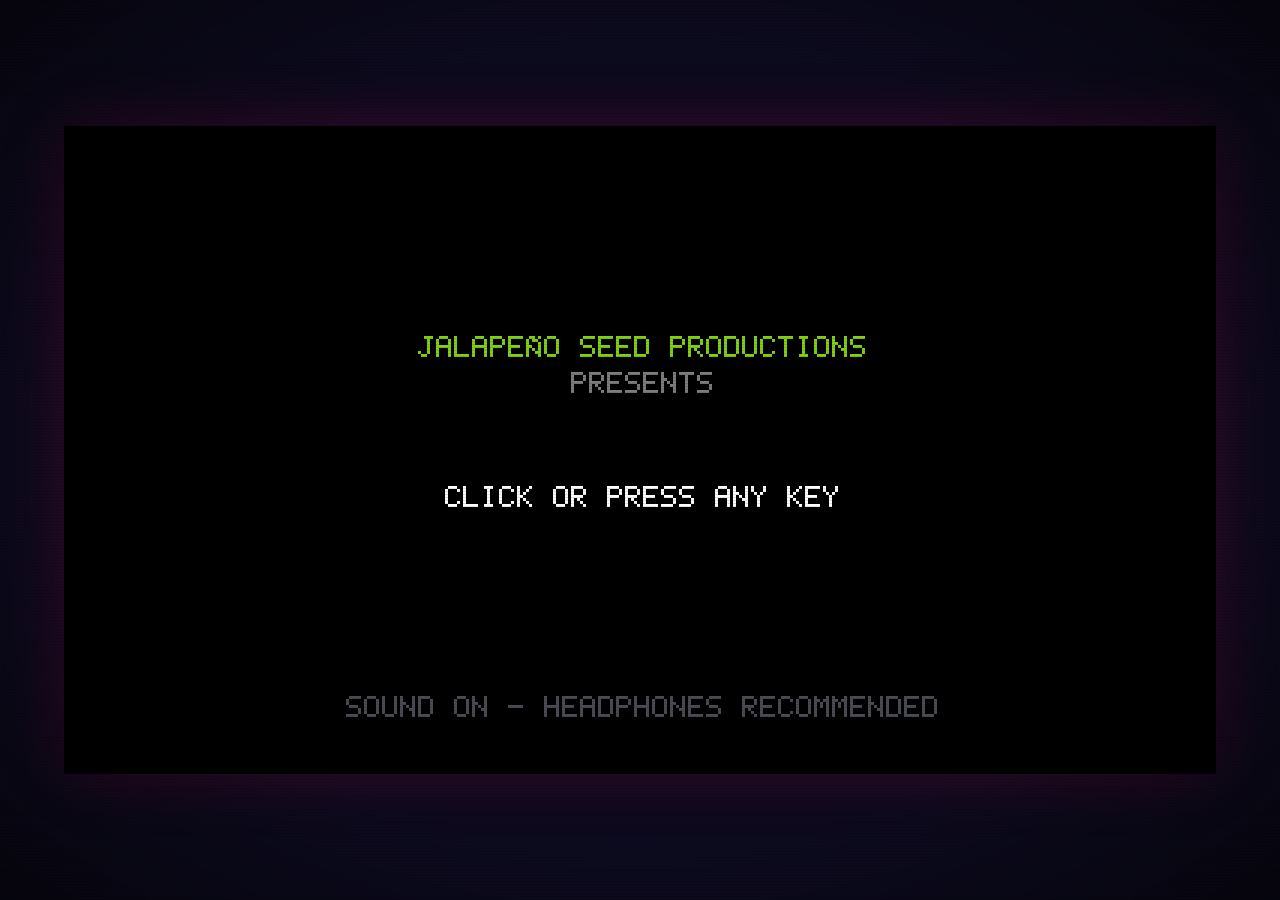
<file: games/boso86/index.html>
<!DOCTYPE html>
<html lang="en"><head><meta charset="utf-8"><meta name="viewport" content="width=device-width,initial-scale=1">
<title>BŌSŌ '86: Kamikaze Run</title>
<style>
html,body{margin:0;height:100%;background:#0c0a1e;overflow:hidden}
#wrap{position:fixed;inset:0;display:flex;align-items:center;justify-content:center}
canvas{image-rendering:pixelated;image-rendering:crisp-edges;display:block;background:#000;box-shadow:0 0 60px #e4005833}
#crt{pointer-events:none;position:fixed;inset:0;background:repeating-linear-gradient(to bottom,rgba(0,0,0,0) 0,rgba(0,0,0,0) 2px,rgba(0,0,0,.22) 3px);mix-blend-mode:multiply}
#crt::after{content:"";position:absolute;inset:0;background:radial-gradient(ellipse at center,rgba(0,0,0,0) 60%,rgba(0,0,0,.55) 100%)}
</style></head>
<body><div id="wrap"><canvas id="c" width="384" height="216"></canvas></div><div id="crt"></div>
<script>var Vi=[0,789022,1841724,3025502,6312,2111724,3980540,10806524,16579836,12369084,8158332,4868690,2763312,3033682,4872762,7240266,3717224,10285224,1989162,8441872,11303936,16300032,16572584,16283736,14965776,14166016,8918016,14942296,16544948,16300280,6833404,5255168],i={BLACK:0,NIGHT:1,INDIGO:2,DUSK:3,FFBLUE:4,ROYAL:5,SKY:6,PALE:7,WHITE:8,LGREY:9,GREY:10,ASPH:11,ASPH2:12,TEAL:13,OLIVE:14,OLIVE2:15,CODEC:16,CODEC2:17,GRASS:18,LIME:19,WOOD:20,YELLOW:21,CREAM:22,SALMON:23,ORANGE:24,RED:25,DRED:26,HOTPINK:27,PINK:28,PPINK:29,VIOLET:30,BROWN:31},Hs=Vi.map((t)=>[t>>16&255,t>>8&255,t&255]),Ds=new Uint32Array(32);for(let t=0;t<32;t++){let[e,s,o]=Hs[t];Ds[t]=(4278190080|o<<16|s<<8|e)>>>0}function qi(t,e,s){let o=0,n=1000000000000000000;for(let a=0;a<32;a++){let r=Hs[a],c=t-r[0],l=e-r[1],f=s-r[2],u=(t+r[0])*0.5,h=(2+u/256)*c*c+4*l*l+(2+(255-u)/256)*f*f;if(h<n)n=h,o=a}return o}var ve=1,as=2;var it=new Uint8Array(2048),_i=[[255,255,255],[255,176,84],[255,84,196],[120,200,255]];for(let t=0;t<4;t++)for(let e=0;e<16;e++)for(let s=0;s<32;s++){let o=t<<9|e<<5|s;if(e===8||s===0){it[o]=s;continue}let[n,a,r]=Hs[s];if(e<8){let c=e/8;n=n*c*0.92+12*(1-c),a=a*c*0.86+8*(1-c),r=r*c+38*(1-c)}else{let c=(e-8)/7,l=_i[t];n=Math.min(255,n*(1+0.35*c)+l[0]*0.42*c),a=Math.min(255,a*(1+0.35*c)+l[1]*0.42*c),r=Math.min(255,r*(1+0.35*c)+l[2]*0.42*c)}it[o]=qi(n,a,r)}var Lt=new Float32Array([0,8,2,10,12,4,14,6,3,11,1,9,15,7,13,5].map((t)=>(t+0.5)/16));var b=384,N=216,We=b*N;class Ws{canvas;ctx;img;out;idx=new Uint8Array(We);depth=new Float32Array(We);rx=new Float32Array(We);ry=new Float32Array(We);rz=new Float32Array(We);ox=0;oy=0;oz=0;fx=1;fy=0;fz=0;sx=0;sy=-1;sz=0;ux=0;uy=0;uz=1;fpx=200;fov=1;fogStart=1e9;fogInv=0.000000001;fogRef=0;fogCol=i.DUSK;post=new Uint8Array(32);cutOn=!1;cutX=0;cutY=0;cutR2=1;cutT=0;A={x:0,y:0,z:0};constructor(t){this.canvas=t,t.width=b,t.height=N,this.ctx=t.getContext("2d"),this.img=this.ctx.createImageData(b,N),this.out=new Uint32Array(this.img.data.buffer),this.resetPost()}resetPost(){for(let t=0;t<32;t++)this.post[t]=t}setCamera(t,e,s,o,n,a,r){this.ox=t,this.oy=e,this.oz=s,[this.fx,this.fy,this.fz]=o,[this.sx,this.sy,this.sz]=n,[this.ux,this.uy,this.uz]=a,this.fov=r;let c=N*0.5/Math.tan(r*0.5);this.fpx=c;let{rx:l,ry:f,rz:u}=this,h=0;for(let m=0;m<N;m++){let d=-(m+0.5-N/2)/c,E=o[0]+a[0]*d,M=o[1]+a[1]*d,x=o[2]+a[2]*d;for(let p=0;p<b;p++,h++){let y=(p+0.5-b/2)/c;l[h]=E+n[0]*y,f[h]=M+n[1]*y,u[h]=x+n[2]*y}}}setFog(t,e,s,o){this.fogStart=t,this.fogInv=1/Math.max(1,e-t),this.fogRef=s,this.fogCol=o}camDepth(t,e,s){return(t-this.ox)*this.fx+(e-this.oy)*this.fy+(s-this.oz)*this.fz}project(t,e,s,o){let n=t-this.ox,a=e-this.oy,r=s-this.oz,c=n*this.fx+a*this.fy+r*this.fz;if(c<0.5)return!1;let l=n*this.sx+a*this.sy+r*this.sz,f=n*this.ux+a*this.uy+r*this.uz,u=this.fpx/c;return o.x=b/2+l*u,o.y=N/2-f*u,o.z=c,!0}fog(t,e,s,o){let n=(e-this.fogRef-this.fogStart)*this.fogInv;if(n<=0)return t;if(n>=1)return this.fogCol;if(Lt[(o&3)<<2|s&3]<n)return this.fogCol;return it[(8-n*4|0)<<5|t]}inView(t,e,s,o,n){let a=t-this.ox,r=e-this.oy,c=s-this.oz,l=a*this.fx+r*this.fy+c*this.fz;if(l<-o||l-this.fogRef>n)return!1;let f=a*this.sx+r*this.sy+c*this.sz,u=a*this.ux+r*this.uy+c*this.uz,h=Math.max(0,l+o),m=b/2/this.fpx,d=N/2/this.fpx;return Math.abs(f)<=h*m+o*1.05&&Math.abs(u)<=h*d+o*1.05}bx0=0;by0=0;bx1=0;by1=0;qc=new Float64Array(12);qo=new Float64Array(24);quadBox(t,e,s,o,n,a,r,c,l,f,u,h){let m=this.qc,d=this.qo,M=[t,e,s,o,n,a,r,c,l,f,u,h],x=!0,p=!1;for(let k=0;k<4;k++){let I=M[k*3]-this.ox,w=M[k*3+1]-this.oy,G=M[k*3+2]-this.oz;if(m[k*3]=I*this.sx+w*this.sy+G*this.sz,m[k*3+1]=I*this.ux+w*this.uy+G*this.uz,(m[k*3+2]=I*this.fx+w*this.fy+G*this.fz)>=1)p=!0;else x=!1}if(!p)return!1;let y=0;if(x){for(let k=0;k<12;k++)d[k]=m[k];y=4}else for(let k=0;k<4;k++){let I=k,w=k+1&3,G=m[I*3+2],H=m[w*3+2];if(G>=1)d[y*3]=m[I*3],d[y*3+1]=m[I*3+1],d[y*3+2]=G,y++;if(G>=1!==H>=1){let j=(1-G)/(H-G);d[y*3]=m[I*3]+(m[w*3]-m[I*3])*j,d[y*3+1]=m[I*3+1]+(m[w*3+1]-m[I*3+1])*j,d[y*3+2]=1,y++}}let T=1e9,R=1e9,A=-1e9,S=-1e9;for(let k=0;k<y;k++){let I=this.fpx/d[k*3+2],w=b/2+d[k*3]*I,G=N/2-d[k*3+1]*I;if(w<T)T=w;if(w>A)A=w;if(G<R)R=G;if(G>S)S=G}return this.bx0=Math.max(0,Math.floor(T)),this.bx1=Math.min(b-1,Math.ceil(A)),this.by0=Math.max(0,Math.floor(R)),this.by1=Math.min(N-1,Math.ceil(S)),this.bx0<=this.bx1&&this.by0<=this.by1}drawStack(t,e,s,o,n,a,r,c=-1,l=!1){let f=l&&this.cutOn,u=this.cutX,h=this.cutY,m=this.cutR2,d=this.cutT,E=Math.cos(n),M=Math.sin(n),x=t.scale,p=1/x,y=this.A,T=1;if(this.project(e,s,o,y)){let Mt=y.y;if(this.project(e,s,o+x,y))T=Math.min(6,Math.max(1,Math.ceil(Math.abs(y.y-Mt)-0.15)))}let{rx:R,ry:A,rz:S,idx:k,depth:I}=this,w=this.ox,G=this.oy,H=this.oz,j=w-e,K=G-s,{w:B,px:J,py:ft}=t,jt=this.fogStart+this.fogRef,Nt=this.fogInv,xt=this.fogCol;for(let Mt=0;Mt<t.nonEmpty.length;Mt++){let ht=t.nonEmpty[Mt],Rt=t.layers[ht],Gt=t.shade[ht],bt=t.bounds,me=bt[ht*4],Ut=bt[ht*4+1],Dt=bt[ht*4+2],$t=bt[ht*4+3],de=(me-J)*x,pe=(Ut+1-J)*x,xe=(Dt-ft)*x,Le=($t+1-ft)*x;for(let yt=0;yt<T;yt++){let Vt=o+(ht+yt/T)*x,Me=de*E,we=de*M,ye=pe*E,re=pe*M,Ot=xe*M,Jt=xe*E,Se=Le*M,Ne=Le*E;if(!this.quadBox(e+Me-Ot,s+we+Jt,Vt,e+ye-Ot,s+re+Jt,Vt,e+ye-Se,s+re+Ne,Vt,e+Me-Se,s+we+Ne,Vt))continue;let Wt=this.bx0,Ee=this.bx1,ke=this.by0,he=this.by1,Xt=Vt-H;for(let Tt=ke;Tt<=he;Tt++){let ut=Tt*b+Wt;for(let Y=Wt;Y<=Ee;Y++,ut++){let Kt=S[ut];if(Kt>-0.0000001&&Kt<0.0000001)continue;let Zt=Xt/Kt;if(Zt<=0.5||Zt>=I[ut])continue;let et=j+Zt*R[ut],V=K+Zt*A[ut],st=(et*E+V*M)*p+J,It=(V*E-et*M)*p+ft;if(st<me||It<Dt)continue;let tt=st|0,Yt=It|0;if(tt>Ut||Yt>$t)continue;let F=Yt*B+tt,Q=Rt[F];if(Q===0)continue;if(f&&Zt<d){let q=Y-u,vt=Tt-h,zt=q*q+vt*vt;if(zt<m&&Lt[(Tt&3)<<2|Y&3]>zt/m*1.1-0.15)continue}if(c>=0)Q=c;else{if(a)Q=a[Q];let q=Gt[F];if(q<16){let vt=q+r;vt=vt<0?0:vt>15?15:vt,Q=it[vt<<5|Q]}}let pt=(Zt-jt)*Nt;if(pt>0)Q=pt>=1||Lt[(Tt&3)<<2|Y&3]<pt?xt:it[(8-pt*4|0)<<5|Q];k[ut]=Q,I[ut]=Zt}}}}}drawQuad(t,e,s,o,n,a,r,c,l,f,u,h=8,m=!1){let d=m&&this.cutOn,E=this.cutX,M=this.cutY,x=this.cutR2,p=this.cutT,y=n*l-a*c,T=a*r-o*l,R=o*c-n*r,A=t-this.ox,S=e-this.oy,k=s-this.oz,I=A*y+S*T+k*R;if(u&&I>=0)return;if(!this.quadBox(t,e,s,t+o,e+n,s+a,t+o+r,e+n+c,s+a+l,t+r,e+c,s+l))return;let w=this.bx0,G=this.bx1,H=this.by0,j=this.by1,K=1/(o*o+n*n+a*a),B=1/(r*r+c*c+l*l),{rx:J,ry:ft,rz:jt,idx:Nt,depth:xt}=this,{w:Mt,h:ht,d:Rt}=f,Gt=this.fogStart+this.fogRef,bt=this.fogInv,me=this.fogCol;for(let Ut=H;Ut<=j;Ut++){let Dt=Ut*b+w;for(let $t=w;$t<=G;$t++,Dt++){let de=J[Dt],pe=ft[Dt],xe=jt[Dt],Le=de*y+pe*T+xe*R;if(Le===0)continue;let yt=I/Le;if(yt<=0.5||yt>=xt[Dt])continue;let Vt=yt*de-A,Me=yt*pe-S,we=yt*xe-k,ye=(Vt*o+Me*n+we*a)*K;if(ye<0||ye>=1)continue;let re=(Vt*r+Me*c+we*l)*B;if(re<0||re>=1)continue;let Ot=Rt[(re*ht|0)*Mt+(ye*Mt|0)];if(Ot===0)continue;if(d&&yt<p){let Se=$t-E,Ne=Ut-M,Wt=Se*Se+Ne*Ne;if(Wt<x&&Lt[(Ut&3)<<2|$t&3]>Wt/x*1.1-0.15)continue}if(h!==8)Ot=it[h<<5|Ot];let Jt=(yt-Gt)*bt;if(Jt>0)Ot=Jt>=1||Lt[(Ut&3)<<2|$t&3]<Jt?me:it[(8-Jt*4|0)<<5|Ot];Nt[Dt]=Ot,xt[Dt]=yt}}}groundDecal(t,e,s,o,n,a,r,c=0){let l=Math.cos(n),f=Math.sin(n),u=this.A,h=1e9,m=1e9,d=-1e9,E=-1e9;for(let B=0;B<4;B++){let J=B&1?s:-s,ft=B&2?o:-o;if(!this.project(t+J*l-ft*f,e+J*f+ft*l,0,u))return;if(u.x<h)h=u.x;if(u.x>d)d=u.x;if(u.y<m)m=u.y;if(u.y>E)E=u.y}let M=Math.max(0,Math.floor(h)),x=Math.min(b-1,Math.ceil(d)),p=Math.max(0,Math.floor(m)),y=Math.min(N-1,Math.ceil(E));if(M>x||p>y)return;let{rx:T,ry:R,rz:A,idx:S,depth:k}=this,I=this.ox-t,w=this.oy-e,G=this.oz,H=1/s,j=1/o,K=c<<9|r<<5;for(let B=p;B<=y;B++){let J=B*b+M;for(let ft=M;ft<=x;ft++,J++){let jt=A[J];if(jt>=0)continue;let Nt=-G/jt,xt=k[J];if(xt-Nt>1+Nt*0.003||Nt-xt>1+Nt*0.003)continue;let Mt=I+Nt*T[J],ht=w+Nt*R[J],Rt=(Mt*l+ht*f)*H,Gt=(ht*l-Mt*f)*j,bt=Rt*Rt+Gt*Gt;if(bt>=1)continue;if(a===1&&bt>0.55&&Lt[(B&3)<<2|ft&3]<(bt-0.55)*2.2)continue;S[J]=it[K|S[J]]}}}point3(t,e,s,o,n,a=1,r=!1){let c=this.A;if(!this.project(t,e,s,c))return;if(r&&c.z<110){if(a*=Math.max(0,(c.z-25)/85),a<=0.02)return}let l=Math.max(0.5,o*this.fpx/c.z),f=Math.max(0,Math.floor(c.x-l)),u=Math.min(b-1,Math.floor(c.x+l)),h=Math.max(0,Math.floor(c.y-l)),m=Math.min(N-1,Math.floor(c.y+l)),d=c.z,E=l*l+0.5;for(let M=h;M<=m;M++)for(let x=f;x<=u;x++){let p=M*b+x;if(d>=this.depth[p])continue;let y=x+0.5-c.x,T=M+0.5-c.y;if(l>1&&y*y+T*T>E)continue;if(a<1&&Lt[(M&3)<<2|x&3]>=a)continue;this.idx[p]=n}}B={x:0,y:0,z:0};line3(t,e,s,o,n,a,r,c=1){let l=this.A,f=this.B;if(!this.project(t,e,s,l)||!this.project(o,n,a,f))return;let{x:u,y:h,z:m}=l,{x:d,y:E,z:M}=f,x=Math.min(400,Math.ceil(Math.max(Math.abs(d-u),Math.abs(E-h)))+1);for(let p=0;p<=x;p++){let y=p/x,T=u+(d-u)*y|0,R=h+(E-h)*y|0;if(T<0||R<0||T>=b||R>=N)continue;let A=R*b+T;if(m+(M-m)*y>=this.depth[A])continue;if(c<1&&Lt[(R&3)<<2|T&3]>=c)continue;this.idx[A]=r}}px(t,e,s){if(t|=0,e|=0,t>=0&&e>=0&&t<b&&e<N)this.idx[e*b+t]=s}rect(t,e,s,o,n){let a=Math.round(t),r=Math.round(e),c=a+Math.round(s),l=r+Math.round(o);if(a<0)a=0;if(r<0)r=0;if(c>b)c=b;if(l>N)l=N;if(c<=a)return;for(let f=r;f<l;f++)this.idx.fill(n,f*b+a,f*b+c)}rectD(t,e,s,o,n,a){let r=Math.round(t),c=Math.round(e),l=r+Math.round(s),f=c+Math.round(o);if(r<0)r=0;if(c<0)c=0;if(l>b)l=b;if(f>N)f=N;for(let u=c;u<f;u++)for(let h=r;h<l;h++)if(Lt[(u&3)<<2|h&3]<a)this.idx[u*b+h]=n}rectShade(t,e,s,o,n,a=0){let r=Math.round(t),c=Math.round(e),l=r+Math.round(s),f=c+Math.round(o);if(r<0)r=0;if(c<0)c=0;if(l>b)l=b;if(f>N)f=N;let u=a<<9|n<<5;for(let h=c;h<f;h++)for(let m=r;m<l;m++){let d=h*b+m;this.idx[d]=it[u|this.idx[d]]}}hline(t,e,s,o){this.rect(t,s,e-t+1,1,o)}vline(t,e,s,o){this.rect(t,e,1,s-e+1,o)}frame(t,e,s,o,n){this.hline(t,t+s-1,e,n),this.hline(t,t+s-1,e+o-1,n),this.vline(t,e,e+o-1,n),this.vline(t+s-1,e,e+o-1,n)}line(t,e,s,o,n){t=Math.round(t),e=Math.round(e),s=Math.round(s),o=Math.round(o);let a=Math.abs(s-t),r=-Math.abs(o-e),c=t<s?1:-1,l=e<o?1:-1,f=a+r,u=0;for(;;){if(this.px(t,e,n),t===s&&e===o||u++>2000)break;let h=2*f;if(h>=r)f+=r,t+=c;if(h<=a)f+=a,e+=l}}disc(t,e,s,o){for(let n=-s;n<=s;n++)for(let a=-s;a<=s;a++)if(a*a+n*n<=s*s+s*0.6)this.px(t+a,e+n,o)}ring(t,e,s,o){let n=Math.max(12,Math.ceil(s*6));for(let a=0;a<n;a++){let r=a/n*Math.PI*2;this.px(t+Math.cos(r)*s,e+Math.sin(r)*s,o)}}sprite(t,e,s,o,n=1,a=!1){for(let r=0;r<t.length;r++){let c=t[r];for(let l=0;l<c.length;l++){let f=e[c[l]];if(f===void 0)continue;let u=a?c.length-1-l:l;this.rect(s+u*n,o+r*n,n,n,f)}}}clear(t){this.idx.fill(t),this.depth.fill(1/0)}present(){let{idx:t,out:e,post:s}=this;for(let o=0;o<We;o++)e[o]=Ds[s[t[o]]];this.ctx.putImageData(this.img,0,0)}}var di={ArrowUp:["up","throttle"],KeyW:["up","throttle"],ArrowDown:["down","brake"],KeyS:["down","brake"],ArrowLeft:["left"],KeyA:["left"],ArrowRight:["right"],KeyD:["right"],ShiftLeft:["drift"],ShiftRight:["drift"],Space:["boost"],KeyJ:["punch"],KeyZ:["punch"],KeyK:["kick"],KeyX:["kick"],KeyI:["wheelie"],KeyQ:["wheelie"],KeyL:["kaito"],KeyE:["kaito"],KeyF:["flag"],KeyC:["cam"],Digit1:["cam1"],Digit2:["cam2"],Digit3:["cam3"],Escape:["pause","back"],KeyP:["pause"],Enter:["ok"],NumpadEnter:["ok"],Backspace:["back"],KeyM:["music"]};class Ks{down=new Set;prev=new Set;kb=new Set;pad=new Set;latch=new Set;steerAxis=0;throttleAxis=0;brakeAxis=0;anyPressed=!1;usingPad=!1;constructor(){window.addEventListener("keydown",(t)=>{let e=di[t.code];if(e)e.forEach((s)=>{if(this.kb.add(s),!t.repeat)this.latch.add(s)}),t.preventDefault();if(this.kb.add("any"),this.anyPressed=!0,this.usingPad=!1,!t.repeat)this.latch.add("any");if(t.code==="Space"||t.code==="KeyJ"||t.code==="KeyZ"){if(this.kb.add("ok"),!t.repeat)this.latch.add("ok")}}),window.addEventListener("keyup",(t)=>{let e=di[t.code];if(e)e.forEach((s)=>this.kb.delete(s));if(t.code==="Space"||t.code==="KeyJ"||t.code==="KeyZ")this.kb.delete("ok");this.kb.delete("any")}),window.addEventListener("blur",()=>this.kb.clear())}poll(){this.prev=new Set(this.down),this.pad.clear(),this.steerAxis=0,this.throttleAxis=0,this.brakeAxis=0;let t=navigator.getGamepads?navigator.getGamepads():[];for(let e of t){if(!e)continue;let s=(r)=>!!e.buttons[r]&&e.buttons[r].pressed,o=(r)=>e.buttons[r]?e.buttons[r].value:0,n=e.axes[0]??0,a=e.axes[1]??0;if(Math.abs(n)>0.2)this.steerAxis=n;if(n<-0.5||s(14))this.pad.add("left");if(n>0.5||s(15))this.pad.add("right");if(a<-0.5||s(12))this.pad.add("up");if(a>0.5||s(13))this.pad.add("down");if(this.throttleAxis=Math.max(o(7),(s(0),0)),this.brakeAxis=o(6),this.throttleAxis>0.1)this.pad.add("throttle");if(this.brakeAxis>0.1)this.pad.add("brake");if(s(0))this.pad.add("boost"),this.pad.add("ok");if(s(2))this.pad.add("punch");if(s(1))this.pad.add("kick"),this.pad.add("back");if(s(3))this.pad.add("wheelie");if(s(5))this.pad.add("drift");if(s(4))this.pad.add("kaito");if(s(12))this.pad.add("flag");if(s(8))this.pad.add("cam");if(s(9))this.pad.add("pause");if(e.buttons.some((r)=>r.pressed))this.pad.add("any"),this.usingPad=!0}this.down=new Set([...this.kb,...this.pad,...this.latch]),this.latch.clear()}held(t){return this.down.has(t)}hit(t){return this.down.has(t)&&!this.prev.has(t)}steer(){if(this.steerAxis)return this.steerAxis;return(this.held("right")?1:0)-(this.held("left")?1:0)}thr(){return Math.max(this.throttleAxis,this.held("throttle")?1:0)}brk(){return Math.max(this.brakeAxis,this.held("brake")?1:0)}}var Ht=(t)=>440*Math.pow(2,(t-69)/12);class Ys{ctx=null;master;sfx;music;noise;pulse25;pulse12;eng=null;pack=null;siren=null;musicOn=!0;sfxVol=0.8;track="none";step=0;nextT=0;timer=0;init(){if(this.ctx){if(this.ctx.state==="suspended")this.ctx.resume();return}let t=window.AudioContext||window.webkitAudioContext;if(!t)return;let e=new t;this.ctx=e,this.master=e.createGain(),this.master.gain.value=0.8,this.master.connect(e.destination);let s=e.createDynamicsCompressor();s.threshold.value=-14,s.ratio.value=4,s.connect(this.master),this.sfx=e.createGain(),this.sfx.gain.value=this.sfxVol,this.sfx.connect(s),this.music=e.createGain(),this.music.gain.value=this.musicOn?0.32:0,this.music.connect(s);let o=e.sampleRate*1.5;this.noise=e.createBuffer(1,o,e.sampleRate);let n=this.noise.getChannelData(0);for(let r=0;r<o;r++)n[r]=Math.random()*2-1;let a=(r)=>{let l=new Float32Array(32),f=new Float32Array(32);for(let u=1;u<32;u++)f[u]=2/(u*Math.PI)*Math.sin(u*Math.PI*r);return e.createPeriodicWave(l,f)};this.pulse25=a(0.25),this.pulse12=a(0.125),this.timer=window.setInterval(()=>this.schedule(),25)}setSfxVol(t){if(this.sfxVol=t,this.ctx)this.sfx.gain.value=t}setMusic(t){if(this.musicOn=t,this.ctx)this.music.gain.setTargetAtTime(t?0.32:0,this.ctx.currentTime,0.1)}tone(t,e,s="square",o=0.2,n=0,a=0,r){let c=this.ctx;if(!c)return;let l=c.currentTime+a,f=c.createOscillator(),u=c.createGain();if(s==="p25")f.setPeriodicWave(this.pulse25);else if(s==="p12")f.setPeriodicWave(this.pulse12);else f.type=s;if(f.frequency.setValueAtTime(t,l),n)f.frequency.exponentialRampToValueAtTime(Math.max(20,n),l+e);u.gain.setValueAtTime(o,l),u.gain.exponentialRampToValueAtTime(0.0008,l+e),f.connect(u),u.connect(r??this.sfx),f.start(l),f.stop(l+e+0.02)}burst(t,e,s,o,n=o,a=0,r=1,c){let l=this.ctx;if(!l)return;let f=l.currentTime+a,u=l.createBufferSource();u.buffer=this.noise;let h=l.createBiquadFilter();h.type=s,h.Q.value=r,h.frequency.setValueAtTime(o,f),h.frequency.exponentialRampToValueAtTime(Math.max(30,n),f+t);let m=l.createGain();m.gain.setValueAtTime(e,f),m.gain.exponentialRampToValueAtTime(0.0008,f+t),u.connect(h),h.connect(m),m.connect(c??this.sfx),u.start(f,Math.random()*0.8),u.stop(f+t+0.02)}startEngine(){let t=this.ctx;if(!t||this.eng)return;let e=t.createOscillator(),s=t.createOscillator();e.type="sawtooth",s.type="square";let o=t.createBiquadFilter();o.type="lowpass",o.Q.value=3;let n=t.createGain();n.gain.value=0;let a=t.createBufferSource();a.buffer=this.noise,a.loop=!0;let r=t.createBiquadFilter();r.type="bandpass",r.Q.value=2;let c=t.createGain();c.gain.value=0,e.connect(o),s.connect(o),o.connect(n),n.connect(this.sfx),a.connect(r),r.connect(c),c.connect(this.sfx),e.start(),s.start(),a.start(),this.eng={o1:e,o2:s,f:o,g:n,ng:c,nf:r};let l=t.createOscillator();l.type="sawtooth";let f=t.createBiquadFilter();f.type="lowpass",f.frequency.value=700;let u=t.createGain();u.gain.value=0,l.connect(f),f.connect(u),u.connect(this.sfx),l.start(),this.pack={o:l,g:u,f};let h=t.createOscillator();h.type="square";let m=t.createOscillator();m.frequency.value=1.1;let d=t.createGain();d.gain.value=170,m.connect(d),d.connect(h.frequency),h.frequency.value=760;let E=t.createBiquadFilter();E.type="lowpass",E.frequency.value=2200;let M=t.createGain();M.gain.value=0,h.connect(E),E.connect(M),M.connect(this.sfx),h.start(),m.start(),this.siren={o:h,g:M}}engine(t,e,s,o,n,a){let r=this.ctx;if(!r||!this.eng)return;let c=r.currentTime,l=this.eng,f=34+t*190;if(l.o1.frequency.setTargetAtTime(f,c,0.03),l.o2.frequency.setTargetAtTime(f*0.5+1.5,c,0.03),l.f.frequency.setTargetAtTime(300+t*2600*(0.5+e*0.5),c,0.04),l.g.gain.setTargetAtTime(s?0.05+e*0.07+t*0.04:0,c,0.05),l.nf.frequency.setTargetAtTime(f*6,c,0.05),l.ng.gain.setTargetAtTime(s?0.02+t*0.05*e:0,c,0.05),this.pack)this.pack.o.frequency.setTargetAtTime(40+n*160,c,0.08),this.pack.g.gain.setTargetAtTime(s?o*0.06:0,c,0.1);if(this.siren)this.siren.g.gain.setTargetAtTime(s?a*0.05:0,c,0.1)}silenceEngine(){this.engine(0,0,!1,0,0,0)}punch(){this.burst(0.09,0.5,"lowpass",1800,200),this.tone(160,0.1,"square",0.25,50)}kick(){this.burst(0.16,0.6,"lowpass",1200,120),this.tone(110,0.18,"square",0.3,40),this.tone(900,0.04,"square",0.1)}bat(){this.tone(1300,0.06,"square",0.15,2400),this.burst(0.2,0.6,"bandpass",900,300,0,2),this.tone(90,0.2,"triangle",0.4,40)}whiff(){this.burst(0.12,0.18,"bandpass",2200,700,0,1.5)}crash(){this.burst(0.7,0.7,"lowpass",2600,160);for(let t=0;t<6;t++)this.tone(300+Math.random()*1400,0.12+Math.random()*0.2,"square",0.08,120,t*0.06);this.tone(70,0.5,"sine",0.5,30)}splash(){this.burst(0.8,0.5,"bandpass",1500,400,0,0.7),this.burst(0.4,0.3,"highpass",3000,1500,0.1)}nearMiss(){this.burst(0.35,0.35,"bandpass",600,3200,0,3)}scrape(){this.burst(0.15,0.12,"highpass",3500,2000,0,4)}alert(){this.tone(1046,0.25,"square",0.22),this.tone(1568,0.25,"square",0.16),this.tone(523,0.3,"p25",0.18,0,0.02),this.burst(0.15,0.2,"highpass",4000,2000)}caution(){this.tone(660,0.12,"p25",0.12),this.tone(440,0.18,"p25",0.12,0,0.13)}trick(){this.tone(1318,0.06,"p12",0.1),this.tone(1760,0.08,"p12",0.1,0,0.05)}land(t){(t?[72,76,79,84,88]:[76,79,84]).forEach((s,o)=>this.tone(Ht(s),0.14,"p25",0.12,0,o*0.055))}bail(){this.tone(220,0.35,"square",0.2,55),this.tone(233,0.35,"square",0.15,58)}letter(){[79,83,86,91].forEach((t,e)=>this.tone(Ht(t),0.12,"p12",0.14,0,e*0.05))}special(){[60,64,67,72,76,79,84].forEach((t,e)=>this.tone(Ht(t),0.16,"p25",0.11,0,e*0.04))}ko(){this.tone(Ht(84),0.5,"p25",0.16,Ht(60)),this.burst(0.5,0.4,"lowpass",3000,200)}boost(){this.burst(0.5,0.4,"bandpass",300,2500,0,2)}menuMove(){this.tone(1760,0.04,"p25",0.1)}menuOk(){this.tone(988,0.06,"p25",0.12),this.tone(1319,0.1,"p25",0.12,0,0.06)}menuBack(){this.tone(660,0.06,"p25",0.1),this.tone(440,0.08,"p25",0.1,0,0.05)}blip(){this.tone(1200+Math.random()*300,0.025,"square",0.05)}codecRing(){for(let t=0;t<4;t++)this.tone(1400,0.08,"square",0.1,0,t*0.16),this.tone(1800,0.08,"square",0.08,0,t*0.16+0.08)}count(t){if(this.tone(t?1568:784,t?0.5:0.18,"p25",0.2),t)this.tone(784,0.5,"p25",0.12)}lap(){[72,79,84].forEach((t,e)=>this.tone(Ht(t),0.15,"p25",0.14,0,e*0.08))}hurt(){this.tone(300,0.15,"square",0.2,90),this.burst(0.1,0.3,"lowpass",1500,300)}copRam(){this.tone(70,0.3,"sine",0.5,30),this.burst(0.3,0.5,"lowpass",2000,200)}ident(){[60,64,67,72,76,79].forEach((t,e)=>this.tone(Ht(t),0.5-e*0.04,"p25",0.13,0,e*0.07)),this.tone(Ht(48),0.9,"triangle",0.3,0,0.05),this.burst(1.6,0.18,"highpass",6000,3000,0.45,0.5),this.tone(Ht(96),0.4,"sine",0.06,0,0.6)}thump(){this.tone(80,0.25,"sine",0.45,35),this.burst(0.08,0.2,"lowpass",900,200)}gameOver(){[64,63,62,61].forEach((t,e)=>this.tone(Ht(t-12),0.45,"p25",0.16,0,e*0.42))}kaito(){if(!this.ctx)return;let e=[[0,0.1,1],[0.16,0.1,1],[0.32,0.42,1.25]];for(let[s,o,n]of e)this.tone(80*n,o,"sawtooth",0.22,210*n,s),this.tone(40*n,o,"square",0.18,105*n,s),this.burst(o,0.14,"bandpass",900,2600,s,2)}play(t){if(this.track===t)return;if(this.track=t,this.step=0,this.ctx)this.nextT=this.ctx.currentTime+0.08}schedule(){let t=this.ctx;if(!t||this.track==="none")return;let s=60/(this.track==="race"?142:this.track==="results"?120:104)/4;while(this.nextT<t.currentTime+0.12)this.note(this.step,this.nextT,s),this.nextT+=s,this.step=(this.step+1)%128}note(t,e,s){let o=this.ctx,n=this.track,a=t>>4&7,r=t&15,l=[45,41,43,40,45,41,43,44][a],f=this.music,u=(p,y,T,R)=>{let A=o.createOscillator(),S=o.createGain();if(T==="p25")A.setPeriodicWave(this.pulse25);else if(T==="p12")A.setPeriodicWave(this.pulse12);else A.type=T;A.frequency.value=p,S.gain.setValueAtTime(R,e),S.gain.exponentialRampToValueAtTime(0.0008,e+y),A.connect(S),S.connect(f),A.start(e),A.stop(e+y+0.02)},h=(p,y,T,R)=>{let A=o.createBufferSource();A.buffer=this.noise;let S=o.createBiquadFilter();S.type=T,S.frequency.value=R;let k=o.createGain();k.gain.setValueAtTime(y,e),k.gain.exponentialRampToValueAtTime(0.0008,e+p),A.connect(S),S.connect(k),k.connect(f),A.start(e,Math.random()),A.stop(e+p+0.02)};if(n!=="title"||r%2===0){let p=r%4===2?12:0;if(r%2===0||n==="race")u(Ht(l+p),s*0.9,"triangle",0.5)}if(n==="race"||n==="results"){if(r===0||r===8||r===10){let p=o.createOscillator(),y=o.createGain();p.frequency.setValueAtTime(150,e),p.frequency.exponentialRampToValueAtTime(40,e+0.12),y.gain.setValueAtTime(0.7,e),y.gain.exponentialRampToValueAtTime(0.001,e+0.14),p.connect(y),y.connect(f),p.start(e),p.stop(e+0.16)}if(r===4||r===12)h(0.14,0.35,"bandpass",1800);if(r%2===1)h(0.03,0.12,"highpass",7000)}else if(r===0||r===8)h(0.06,0.08,"highpass",6000);let m=[0,2,3,5,7,8,10,12,14,15],d=[7,-1,9,7,5,-1,4,5,7,-1,4,-1,2,3,4,-1],E=[9,8,7,-1,4,-1,5,4,2,-1,0,2,4,-1,-1,-1],x=(a&1?E:d)[r];if(x>=0&&(n==="race"||n==="title"&&a>=2||n==="results")){let p=57+(a>=4?12:0)-(n==="title"?12:0);u(Ht(p+m[x]+(l-45>=0?0:0)),s*1.6,n==="title"?"p25":"p12",n==="title"?0.09:0.11)}if(n==="title"&&r%2===0){let p=[0,7,12,15,12,7,3,7][r>>1&7];u(Ht(l+24+p),s*1.4,"p25",0.04)}}}class Et{w;d;h;c;e;constructor(t,e,s){this.w=t;this.d=e;this.h=s;this.c=new Uint8Array(t*e*s),this.e=new Uint8Array(t*e*s)}i(t,e,s){return t+(e+s*this.d)*this.w}set(t,e,s,o){if(t=Math.floor(t),e=Math.floor(e),s=Math.floor(s),t<0||e<0||s<0||t>=this.w||e>=this.d||s>=this.h)return;let n=this.i(t,e,s);this.c[n]=o,this.e[n]=pi}get(t,e,s){if(t<0||e<0||s<0||t>=this.w||e>=this.d||s>=this.h)return 0;return this.c[this.i(t,e,s)]}}var pi=0,ct=(t)=>{pi=t?1:0};function L(t,e,s,o,n,a,r,c){for(let l=Math.min(o,r);l<=Math.max(o,r);l++)for(let f=Math.min(s,a);f<=Math.max(s,a);f++)for(let u=Math.min(e,n);u<=Math.max(e,n);u++)t.set(u,f,l,c)}function qt(t,e,s,o,n,a,r,c){for(let l=Math.floor(o-r);l<=Math.ceil(o+r);l++)for(let f=Math.floor(s-a);f<=Math.ceil(s+a);f++)for(let u=Math.floor(e-n);u<=Math.ceil(e+n);u++){let h=(u+0.5-e)/n,m=(f+0.5-s)/a,d=(l+0.5-o)/r;if(h*h+m*m+d*d<=1)t.set(u,f,l,c)}}function Ae(t,e,s,o,n,a,r){for(let c=Math.floor(s-o);c<=Math.ceil(s+o);c++)for(let l=Math.floor(e-o);l<=Math.ceil(e+o);l++){let f=l+0.5-e,u=c+0.5-s;if(f*f+u*u<=o*o)for(let h=n;h<=a;h++)t.set(l,h,c,r)}}function xi(t,e,s,o,n,a,r){for(let c=Math.floor(s-o);c<=Math.ceil(s+o);c++)for(let l=Math.floor(e-o);l<=Math.ceil(e+o);l++){let f=l+0.5-e,u=c+0.5-s;if(f*f+u*u<=o*o)for(let h=n;h<=a;h++)t.set(l,c,h,r)}}function nt(t,e,s,o,n,a,r,c,l){let f=Math.hypot(n-e,a-s,r-o),u=Math.max(1,Math.ceil(f*2.5));for(let h=0;h<=u;h++){let m=h/u,d=e+(n-e)*m,E=s+(a-s)*m,M=o+(r-o)*m;if(c<=0.6)t.set(Math.round(d),Math.round(E),Math.round(M),l);else qt(t,d+0.5,E+0.5,M+0.5,c,c,c,l)}}function rs(t,e,s,o,n,a=!0){let r=Math.cos(s),c=Math.sin(s),l=(x,p,y)=>e===0?[x,p*r-y*c,p*c+y*r]:e===1?[x*r-y*c,p,x*c+y*r]:[x*r-p*c,x*c+p*r,y],f=[1e9,1e9,1e9],u=[-1e9,-1e9,-1e9];for(let x=0;x<8;x++){let p=l((x&1?t.w:0)-o[0],(x&2?t.d:0)-o[1],(x&4?t.h:0)-o[2]);for(let y=0;y<3;y++)f[y]=Math.min(f[y],p[y]),u[y]=Math.max(u[y],p[y])}let h=[-f[0]+1,-f[1]+1,a?0:-f[2]+1],m=a?0:f[2],d=new Et(Math.ceil(u[0]-f[0])+3,Math.ceil(u[1]-f[1])+3,Math.ceil(u[2]-m)+3),E=[0.25,0.75];for(let x=0;x<t.h;x++)for(let p=0;p<t.d;p++)for(let y=0;y<t.w;y++){let T=t.i(y,p,x),R=t.c[T];if(!R)continue;let A=t.e[T];for(let S of E)for(let k of E)for(let I of E){let w=l(y+I-o[0],p+k-o[1],x+S-o[2]),G=Math.floor(w[0]+h[0]),H=Math.floor(w[1]+h[1]),j=Math.floor(w[2]+h[2]);if(G<0||H<0||j<0||G>=d.w||H>=d.d||j>=d.h)continue;let K=d.i(G,H,j);if(!d.c[K])d.c[K]=R,d.e[K]=A}}let M=n.map((x)=>{let p=l(x[0]-o[0],x[1]-o[1],x[2]-o[2]);return[p[0]+h[0],p[1]+h[1],p[2]+h[2]]});return{g:d,refs:M}}function mt(t,e,s,o){let n=[],a=[],r=new Int16Array(t.h*4),c=[],l=0;for(let f=0;f<t.h;f++){let u=new Uint8Array(t.w*t.d),h=new Uint8Array(t.w*t.d),m=1e9,d=-1,E=1e9,M=-1;for(let x=0;x<t.d;x++)for(let p=0;p<t.w;p++){let y=t.i(p,x,f),T=t.c[y];if(!T)continue;u[x*t.w+p]=T;let R=8;if(t.e[y])R=16;else{if(!t.get(p,x,f+1))R+=1;if(f<2)R-=1;if(!t.get(p,x-1,f)||!t.get(p,x+1,f))R-=0;if(!t.get(p-1,x,f)&&!t.get(p+1,x,f)&&!t.get(p,x,f+1))R+=0}if(h[x*t.w+p]=R,p<m)m=p;if(p>d)d=p;if(x<E)E=x;if(x>M)M=x;let A=Math.hypot((p+0.5-e)*o,(x+0.5-s)*o,f*o);if(A>l)l=A}if(n.push(u),a.push(h),d>=0)c.push(f),r[f*4]=m,r[f*4+1]=d,r[f*4+2]=E,r[f*4+3]=M}return{w:t.w,d:t.d,h:t.h,layers:n,shade:a,px:e,py:s,scale:o,bounds:r,nonEmpty:c,radius:l+o}}var _=Math.PI*2,At=Math.PI/180,D=(t,e,s)=>t<e?e:t>s?s:t,lt=(t,e,s)=>t+(e-t)*s;var Mi=(t)=>t<0.5?4*t*t*t:1-Math.pow(-2*t+2,3)/2,yi=(t)=>1+2.70158*Math.pow(t-1,3)+1.70158*Math.pow(t-1,2);function cs(t,e){let s=(e-t)%_;if(s>Math.PI)s-=_;else if(s<-Math.PI)s+=_;return s}var ls=(t,e,s)=>t+cs(t,e)*s,wt=(t,e)=>1-Math.exp(-t*e);function kt(t,e,s=0){let o=Math.imul(t|0,374761393)^Math.imul(e|0,668265263)^Math.imul(s|0,1442695041);return o=Math.imul(o^o>>>13,1274126177),o^=o>>>16,(o>>>0)/4294967296}class $e{s;constructor(t){this.s=t>>>0||1}next(){let t=this.s=this.s+1831565813|0;return t=Math.imul(t^t>>>15,t|1),t^=t+Math.imul(t^t>>>7,t|61),((t^t>>>14)>>>0)/4294967296}range(t,e){return t+(e-t)*this.next()}int(t,e){return Math.floor(this.range(t,e+1))}pick(t){return t[Math.floor(this.next()*t.length)]}chance(t){return this.next()<t}}var hs=(t,e)=>(t%e+e)%e;function fs(t,e,s=0,o=0){let n=Math.floor(t),a=Math.floor(e),r=t-n,c=e-a,l=r*r*(3-2*r),f=c*c*(3-2*c),u=n,h=a,m=n+1,d=a+1;if(o)u=hs(u,o),m=hs(m,o),h=hs(h,o),d=hs(d,o);let E=kt(u,h,s),M=kt(m,h,s),x=kt(u,d,s),p=kt(m,d,s);return E+(M-E)*l+(x-E)*f+(E-M-x+p)*l*f}function Je(t,e,s=4,o=0,n=0){let a=0,r=0.5,c=1,l=0;for(let f=0;f<s;f++)a+=r*fs(t*c,e*c,o+f*17,n?n*c:0),l+=r,r*=0.5,c*=2;return a/l}var Bt=(t)=>Math.floor(t).toString().replace(/\B(?=(\d{3})+(?!\d))/g,",");function us(t,e=!1){t=Math.max(0,t);let s=Math.floor(t/60),o=Math.floor(t%60),n=`${s}:${o<10?"0":""}${o}`;if(!e)return n;let a=Math.floor(t*100%100);return`${n}.${a<10?"0":""}${a}`}var Pe=i.HOTPINK,Ke=i.YELLOW,bi=i.PPINK,ji=32,$i=21,Ji=40,ot=10,g=(t)=>ot+t,te=0.8,Fs=[16,ot+0.5,0],_t={x:-15*te,y:4*te,z:17*te},ds={x:-13*te,z:9*te};function ms(t){let e=new Et(ji,$i,Ji),s=t.pose??"none",o=i.ASPH2,n=i.LGREY,a=i.LGREY,r=i.GREY,c=i.NIGHT,l=Pe,f=Ke,u=bi,h=i.CREAM,m=i.NIGHT;if(t.bike!==!1){for(let d of[8.5,23.5])Ae(e,d,4.5,4.3,g(-1),g(1),o),Ae(e,d,4.5,2.4,g(-1),g(1),n),Ae(e,d,4.5,1,g(-1),g(1),r);nt(e,8,ot,4,13,ot,7,0.5,r),L(e,12,g(-3),4,17,g(3),9,r);for(let d of[5,7,9])L(e,12,g(-3),d,17,g(3),d,i.ASPH);L(e,13,g(-3),6,16,g(-3),8,a);for(let d of[-4,4])nt(e,15,g(d>0?3:-3),4,7,g(d),5,0.5,a),nt(e,7,g(d),5,1,g(d),17,0.5,a),ct(!0),e.set(1,g(d),17,i.ORANGE),ct(!1);nt(e,12,ot,10,21,ot,13,0.5,l),qt(e,17.5,ot+0.5,12.5,3.6,2.7,2.1,l),L(e,14,ot,14,20,ot,14,f),L(e,8,g(-2),10,14,g(2),11,c),L(e,6,g(-2),11,7,g(2),15,c),L(e,6,g(-2),16,6,g(2),18,c),L(e,6,g(-2),18,7,g(2),18,f),L(e,3,g(-1),8,7,g(1),10,l),ct(!0),L(e,3,g(-1),9,3,g(1),9,i.RED),ct(!1);for(let d of[-1,1])nt(e,23,g(d),4,21,g(d),14,0.5,a);qt(e,22.5,ot+0.5,14.5,2.6,3.4,2.8,l),L(e,23,g(-3),14,24,g(3),14,f),L(e,21,g(-2),17,21,g(2),22,i.PALE),L(e,21,g(-1),23,21,g(1),25,i.PALE),ct(!0),L(e,25,g(-1),14,25,g(1),15,i.CREAM),ct(!1),nt(e,20,g(-5),18,20,g(5),18,0.5,a);for(let d of[-5,5])nt(e,20,g(d),18,20,g(d),21,0.5,a),e.set(20,g(d),21,c)}if(t.flag)if(s==="flag"){nt(e,5,g(3),12,14,g(3),38,0.5,i.LGREY);for(let d=30;d<=37;d++)for(let E=6;E<=11;E++){let M=E-(37-d)*0.35;e.set(M,g(3),d,d<32?l:d<35?i.WHITE:f)}}else{nt(e,5,g(3),12,4,g(3),38,0.5,i.LGREY);for(let d=29;d<=37;d++)for(let E=0;E<=3;E++){let M=d<32?l:d<35?i.WHITE:f;e.set(E,g(3)+(E===0?0:0),d-(E===0?1:0),E===1&&d===33?i.RED:M)}}if(t.rider!==!1){let d=s==="kickL"||s==="nofoot",E=s==="kickR"||s==="nofoot";if(s==="superman"){for(let M of[2,-2])nt(e,11,g(M),13,3,g(M),17,0.9,u);L(e,1,g(-3),17,3,g(3),18,c)}else for(let M of[1,-1])if(M>0?d:E)nt(e,11,g(2.5*M),12,13,g(9*M),9,0.9,u),qt(e,13.5,g(9.5*M)+0.5,9.5,1.4,1.4,1.2,c);else nt(e,10,g(2.5*M),12,16,g(3*M),11,0.9,u),nt(e,16,g(3*M),11,14,g(3.5*M),6,0.8,u),L(e,13,g(M>0?3:-4),5,15,g(M>0?4:-3),6,c);L(e,10,g(-3),12,13,g(3),17,u),L(e,11,g(-3),18,15,g(3),21,u),L(e,10,g(-3),13,13,g(3),14,f);for(let[M,x]of[[-2,16],[-1,17],[0,16],[1,17],[2,16],[0,18],[-1,19],[1,19],[0,20]])e.set(10,g(M),x,l);L(e,11,g(-3),21,11,g(3),21,f),L(e,8,g(-3),11,9,g(3),16,u);for(let M of[1,-1]){let x=M>0?"L":"R";if(s==="punch"+x)nt(e,14,g(3.5*M),20,15,g(9.4*M),20,0.8,u),qt(e,15.5,g(9.6*M)+0.5,20.5,1.3,1.3,1.3,h);else if(s==="bat"+x)nt(e,14,g(3.5*M),20,15,g(8*M),21,0.8,u),nt(e,15,g(8*M),21,20,g(9.6*M),28,0.9,i.WOOD),qt(e,20.5,g(9.6*M)+0.5,28.5,1.2,1.2,1.4,i.WOOD);else nt(e,14,g(3.5*M),20,20,g(5*M),19,0.8,u)}qt(e,15.5,ot+0.5,23.5,2.1,2.1,2.2,h),L(e,17,g(-1),22,17,g(1),23,i.WHITE),qt(e,14.6,ot+0.5,25,1.9,2.2,1.6,m),qt(e,17.6,ot+0.5,25.8,2.7,1.9,1.3,m),L(e,14,g(-2),24,16,g(2),24,i.WHITE),nt(e,13,ot,24,10,ot,23,0.5,i.WHITE)}return e}function Ei(t,e=Fs,s=te){return mt(t,e[0],e[1],s)}function ki(t,e,s,o,n=te,a=!0){let r=rs(t,e,s,o,[Fs],a);return mt(r.g,r.refs[0][0],r.refs[0][1],n)}var Us=12*At;function Xi(){let t=ms({flag:!0}),e=[];for(let f=-3;f<=3;f++)if(f===0)e.push(Ei(t));else e.push(ki(t,0,-f*Us,[16,ot+0.5,0]));let s=[14,26,38,52].map((f)=>ki(t,1,f*At,[8.5,ot+0.5,0])),o=(f)=>Ei(ms({flag:!0,pose:f})),n=ms({rider:!1}),a=rs(n,0,84*At,[16,ot+0.5,0],[Fs],!0),r=mt(a.g,a.refs[0][0],a.refs[0][1],te),c=ms({bike:!1}),l=[0,1,2,3].map((f)=>{let u=rs(c,1,f*90*At,[14,ot+0.5,17],[[14,ot+0.5,17]],!1),h=mt(u.g,u.refs[0][0],u.refs[0][1],te);return h.oz=u.refs[0][2]*te,h});return{lean:e,wheelie:s,punchL:o("punchL"),punchR:o("punchR"),kickL:o("kickL"),kickR:o("kickR"),batL:o("batL"),batR:o("batR"),flag:o("flag"),superman:o("superman"),nofoot:o("nofoot"),lying:r,tumble:l}}function zs(t){if(t==="truck"){let s=new Et(60,21,24);for(let o of[8.5,18.5,49.5])Ae(s,o,3.5,3.4,0,2,i.ASPH2),Ae(s,o,3.5,3.4,18,20,i.ASPH2);return L(s,1,1,4,42,19,22,Ke),L(s,1,1,12,42,1,15,Pe),L(s,1,19,12,42,19,15,Pe),L(s,44,1,3,58,19,16,Pe),L(s,58,2,10,58,18,14,i.TEAL),L(s,45,1,10,54,1,14,i.TEAL),L(s,45,19,10,54,19,14,i.TEAL),L(s,43,2,2,59,18,3,i.ASPH),ct(!0),L(s,59,2,5,59,4,6,i.CREAM),L(s,59,16,5,59,18,6,i.CREAM),L(s,0,2,5,0,3,6,i.RED),L(s,0,17,5,0,18,6,i.RED),L(s,46,3,17,47,17,17,i.ORANGE),ct(!1),s}let e=new Et(42,19,16);for(let s of[8.5,33.5])Ae(e,s,3.5,3.3,0,2,i.ASPH2),Ae(e,s,3.5,3.3,16,18,i.ASPH2);if(L(e,1,1,2,40,17,7,Pe),L(e,12,2,8,29,16,12,Ke),L(e,13,2,9,28,2,11,i.TEAL),L(e,13,16,9,28,16,11,i.TEAL),L(e,20,2,9,20,2,11,Ke),L(e,20,16,9,20,16,11,Ke),L(e,29,3,8,29,15,11,i.TEAL),L(e,12,3,9,12,15,11,i.TEAL),L(e,41,1,2,41,17,4,i.LGREY),L(e,0,1,2,0,17,4,i.LGREY),L(e,41,6,4,41,12,6,i.ASPH),t==="cop")L(e,13,1,3,28,1,7,i.WHITE),L(e,13,17,3,28,17,7,i.WHITE),L(e,16,1,5,25,1,5,i.ASPH2),L(e,16,17,5,25,17,5,i.ASPH2),ct(!0),L(e,18,3,13,23,8,13,i.RED),L(e,18,10,13,23,15,13,i.DRED),ct(!1),L(e,18,9,13,23,9,13,i.LGREY);return ct(!0),L(e,41,2,5,41,4,6,i.CREAM),L(e,41,14,5,41,16,6,i.CREAM),L(e,0,2,5,0,4,6,i.RED),L(e,0,14,5,0,16,6,i.RED),ct(!1),e}function Zi(){let t=new Et(14,3,44);return L(t,0,0,0,2,2,1,i.ASPH),L(t,1,1,0,1,1,41,i.GREY),nt(t,1,1,41,12,1,42,0.5,i.GREY),L(t,10,0,42,13,2,42,i.GREY),ct(!0),L(t,10,0,41,13,2,41,i.CREAM),ct(!1),mt(t,1.5,1.5,2)}function Qi(t){let e=new Et(15,15,30);L(e,7,7,0,7,7,6,i.BROWN);for(let s=4;s<30;s++){let o=(s-4)/26,n=(s-4)%6,a=(1-o)*6.6+1.1-n*0.28;for(let r=0;r<15;r++)for(let c=0;c<15;c++){let l=c+0.5-7.5,f=r+0.5-7.5,u=Math.hypot(l,f);if(u>a)continue;let h=kt(c,r+s*15,t);e.set(c,r,s,u>a-1.2?h>0.5?i.OLIVE:i.GRASS:h>0.8?i.TEAL:i.GRASS)}}return mt(e,7.5,7.5,2.6)}function tn(t){let e=new Et(23,23,34),s=11,o=11,n=kt(t,3)*3.5+2;for(let a=0;a<=27;a++)s=11+(a/27)**2*n,L(e,Math.floor(s),11,a,Math.floor(s)+1,12,a,a%3===0?i.BROWN:i.WOOD);o=11.5,s+=0.5;for(let a=0;a<8;a++){let r=a/8*Math.PI*2+t;for(let c=0;c<11;c++){let l=s+Math.cos(r)*c,f=o+Math.sin(r)*c,u=30.6-c*c/14;e.set(l,f,u,c>7?i.OLIVE2:c%2?i.LIME:i.GRASS),e.set(l+Math.cos(r+1.57)*0.8,f+Math.sin(r+1.57)*0.8,u,i.GRASS)}}return qt(e,s,o,28,1.6,1.6,1.2,i.BROWN),mt(e,11.5,11.5,2.6)}function en(t){let e=new Et(12,10,8);for(let s=0;s<8;s++)for(let o=0;o<10;o++)for(let n=0;n<12;n++){let a=(n+0.5-6)/6,r=(o+0.5-5)/5,c=(s+0.5)/7.5,l=kt(n,o*13+s*131,t)*0.35;if(a*a+r*r+c*c<=1-l)e.set(n,o,s,s>4?i.LGREY:l>0.2?i.TEAL:i.GREY)}return mt(e,6,5,2.4)}function sn(){let t=new Et(6,5,13);return L(t,0,0,0,5,4,12,Pe),ct(!0),L(t,5,1,6,5,3,11,i.CREAM),L(t,5,1,8,5,3,8,i.SKY),L(t,5,1,10,5,3,10,i.PINK),ct(!1),L(t,5,1,2,5,3,3,i.NIGHT),mt(t,3,2.5,1.6)}function nn(){let t=new Et(5,5,8);for(let e=0;e<8;e++){let s=e===0?2.6:2.2-e*0.25;xi(t,2.5,2.5,s,e,e,e===3||e===4?i.WHITE:i.ORANGE)}return mt(t,2.5,2.5,1.4)}function on(){let t=new Et(16,12,6);for(let e=0;e<16;e++){let s=Math.max(0,Math.round((e+1)/16*5)-1);for(let o=0;o<12;o++)for(let n=0;n<=s;n++){let a=n===s;t.set(e,o,n,a?(e+o)%4<2?i.YELLOW:i.NIGHT:o===0||o===11?i.GREY:i.ASPH)}}return mt(t,0,6,3)}function an(){let t=new Et(10,1,5);return L(t,0,0,0,0,0,3,i.GREY),L(t,0,0,2,9,0,3,i.LGREY),mt(t,5,0.5,2)}function rn(t){let e=new Et(11,11,12);L(e,5,5,0,5,5,10,i.LGREY);let o=[i.HOTPINK,i.WHITE,i.SKY,i.YELLOW][Math.floor(kt(t,1)*4)];for(let n=8;n<=10;n++){let a=5.5-(n-8)*1.7;for(let r=0;r<11;r++)for(let c=0;c<11;c++){let l=c+0.5-5.5,f=r+0.5-5.5;if(l*l+f*f<=a*a)e.set(c,r,n,(Math.atan2(f,l)/Math.PI*4+8)%2<1?o:i.WHITE)}}return mt(e,5.5,5.5,2.2)}var hn={T:"#####..#....#....#....#....#....#..",O:".###.#...##...##...##...##...#.###.",K:"#...##..#.#.#..##...#.#..#..#.#...#"};function Bs(t){let e=new Et(2,5,7),s=hn[t];ct(!0);for(let o=0;o<7;o++)for(let n=0;n<5;n++)if(s[o*5+n]==="#")e.set(1,4-n,6-o,i.YELLOW),e.set(0,4-n,6-o,i.ORANGE);return ct(!1),mt(e,1,2.5,4.2)}function Ti(){return{bike:Xi(),car:mt(zs("car"),21,9.5,1.1),cop:mt(zs("cop"),21,9.5,1.1),truck:mt(zs("truck"),30,10.5,1.15),lamp:Zi(),pines:[1,2,3].map(Qi),palms:[4,5,6].map(tn),rocks:[7,8,9].map(en),vending:sn(),cone:nn(),ramp:on(),rail:an(),umbrellas:[1,2].map(rn),letters:{T:Bs("T"),O:Bs("O"),K:Bs("K")}}}function ce(t,e,s){let o=new Uint8Array(32);for(let n=0;n<32;n++)o[n]=n;return o[Pe]=t,o[Ke]=e,o[bi]=s,o}var Ai={A:".###.#...##...#######...##...##...#",B:"####.#...##...#####.#...##...#####.",C:".###.#...##....#....#....#...#.###.",D:"####.#...##...##...##...##...#####.",E:"######....#....####.#....#....#####",F:"######....#....####.#....#....#....",G:".###.#...##....#.####...##...#.####",H:"#...##...##...#######...##...##...#",I:".###...#....#....#....#....#...###.",J:"..###...#....#....#....#.#..#..##..",K:"#...##..#.#.#..##...#.#..#..#.#...#",L:"#....#....#....#....#....#....#####",M:"#...###.###.#.##.#.##...##...##...#",N:"#...##...###..##.#.##..###...##...#",O:".###.#...##...##...##...##...#.###.",P:"####.#...##...#####.#....#....#....",Q:".###.#...##...##...##.#.##..#..##.#",R:"####.#...##...#####.#.#..#..#.#...#",S:".#####....#.....###.....#....#####.",T:"#####..#....#....#....#....#....#..",U:"#...##...##...##...##...##...#.###.",V:"#...##...##...##...##...#.#.#...#..",W:"#...##...##...##.#.##.#.##.#.#.#.#.",X:"#...##...#.#.#...#...#.#.#...##...#",Y:"#...##...#.#.#...#....#....#....#..",Z:"#####....#...#...#...#...#....#####","0":".###.#...##..###.#.###..##...#.###.","1":"..#...##....#....#....#....#...###.","2":".###.#...#....#...#...#...#...#####","3":"####.....#....#.###.....#....#####.","4":"...#...##..#.#.#..#.#####...#....#.","5":"######....####.....#....##...#.###.","6":"..##..#...#....####.#...##...#.###.","7":"#####....#...#...#...#....#....#...","8":".###.#...##...#.###.#...##...#.###.","9":".###.#...##...#.####....#...#..##.."," ":"...................................","!":"..#....#....#....#....#.........#..","?":".###.#...#....#...#...#.........#..",".":"..........................##...##..",",":"....................##....#...#....",":":"......##...##.........##...##......","-":"...............#####...............","+":".......#....#..#####..#....#.......","/":"....#....#...#...#...#...#....#....","'":"..#....#...#.......................",'"':".#.#..#.#..........................","(":"...#...#...#....#....#.....#.....#.",")":".#.....#.....#....#....#...#...#...","%":"##..###.#....#...#...#....#.###..##",">":".#.....#.....#.....#...#...#...#...","<":"...#...#...#...#.....#.....#.....#.","=":"..........#####.....#####..........","#":".#.#..#.#.#####.#.#.#####.#.#..#.#.","*":".....#.#.#.###.#####.###.#.#.#.....","&":".##..#..#.#.#...#...#.#.##..#..##.#","Ñ":".##.##.##.#...###..##.#.##..###...#","Ō":"#####......###.#...##...##...#.###.",_:"..............................#####","[":".###..#....#....#....#....#....###.","]":".###....#....#....#....#....#..###.","@":".###.#...##.###.#.##.###.#.....###."},Ri=new Map;for(let t in Ai){let e=Ai[t],s=new Uint8Array(35);for(let o=0;o<35;o++)s[o]=e.charCodeAt(o)===35?1:0;Ri.set(t,s)}var le=(t,e=1)=>t.length?t.length*6*e-e:0;function Vs(t,e,s,o,n,a,r){let c=s;for(let l of e){let f=Ri.get(l);if(f)for(let u=0;u<7;u++){let h=r?r[Math.min(r.length-1,u*r.length/7|0)]:n;for(let m=0;m<5;m++)if(f[u*5+m])t.rect(c+m*a,o+u*a,a,a,h)}c+=6*a}}function U(t,e,s,o,n,a={}){let r=e.toUpperCase(),c=a.sc??1;if(s=Math.round(s),o=Math.round(o),a.shadow!==void 0)Vs(t,r,s+Math.max(1,c>>1),o+Math.max(1,c>>1),a.shadow,c);if(a.outline!==void 0){for(let l=-1;l<=1;l++)for(let f=-1;f<=1;f++)if(f||l)Vs(t,r,s+f,o+l,a.outline,c)}return Vs(t,r,s,o,n,c,a.grad),le(r,c)}function v(t,e,s,o,n,a={}){return U(t,e,s-le(e,a.sc??1)/2,o,n,a)}function ee(t,e,s,o,n,a={}){return U(t,e,s-le(e,a.sc??1),o,n,a)}var gi=new Map,cn='"Hiragino Kaku Gothic ProN","Hiragino Sans","Yu Gothic","Meiryo","Noto Sans CJK JP","Noto Sans JP","MS Gothic",sans-serif';function se(t,e,s=!1){let o=`${t}|${e}|${s?1:0}`,n=gi.get(o);if(n)return n;let a=[...t],r=document.createElement("canvas"),c=s?e+2:Math.ceil(e*a.length*1.05)+4,l=s?Math.ceil(e*a.length*1.02)+2:e+4;r.width=c,r.height=l;let f=r.getContext("2d");if(f.fillStyle="#fff",f.textBaseline="top",f.font=`900 ${e}px ${cn}`,s)a.forEach((p,y)=>{let T=f.measureText(p).width;f.fillText(p,Math.round((c-T)/2),Math.round(y*e*1.02)+1)});else f.fillText(t,2,2);let u=f.getImageData(0,0,c,l).data,h=new Uint8Array(c*l);for(let p=0;p<c*l;p++)h[p]=u[p*4+3]>120?1:0;let m=c,d=-1,E=l,M=-1;for(let p=0;p<l;p++)for(let y=0;y<c;y++)if(h[p*c+y]){if(y<m)m=y;if(y>d)d=y;if(p<E)E=p;if(p>M)M=p}let x;if(d<0)x={w:1,h:1,d:new Uint8Array(1)};else{let p=d-m+1,y=M-E+1,T=new Uint8Array(p*y);for(let R=0;R<y;R++)for(let A=0;A<p;A++)T[R*p+A]=h[(R+E)*c+A+m];x={w:p,h:y,d:T}}return gi.set(o,x),x}function Ye(t,e,s,o,n,a,r){if(s=Math.round(s),o=Math.round(o),a!==void 0){for(let c=0;c<e.h;c++)for(let l=0;l<e.w;l++)if(e.d[c*e.w+l])t.rect(s+l-1,o+c-1,3,3,a)}for(let c=0;c<e.h;c++){let l=r?r[Math.min(r.length-1,c*r.length/e.h|0)]:n;for(let f=0;f<e.w;f++)if(e.d[c*e.w+f])t.px(s+f,o+c,l)}}var z=4,P=1536,gt=z*P,ps=gt/2,xs=gt/2,St=60,ln=22,at=St+ln,Ms=65535,fn=0,ys=1,Oi=2,Es=3,ie=4,qs=5,Ii=6,_s=7,ks=8,bs=128,Ce=0,ge=1,Ts=2,un=3;var $s=0,Js=1,Xs=2,Rs=3,Os=4,As=900;function Li(t){return 2000+300*Math.sin(2*t+0.7)+170*Math.sin(3*t+2.1)+80*Math.sin(5*t+0.3)}var js=(t)=>Math.floor((t%_+_)%_/(_/4))&3;function gs(t,e){return{w:t,h:e,d:new Uint8Array(t*e)}}var ne=(t,e)=>it[e<<5|t];class Zs{seed;N=0;length=0;spacing=4;tpx;tpy;ttx;tty;tnx;tny;ts;tbiome;mat=new Uint8Array(P*P);tidx=new Uint16Array(P*P);shadeM=new Uint8Array(P*P);lw=new Uint8Array(P*P);lp=new Uint8Array(P*P);props=[];ramps=[];letters=[];tiles=[];tAsph=new Uint8Array(4096);tSide=new Uint8Array(4096);tGravel=new Uint8Array(4096);water=new Uint8Array(4096);cloud=new Uint8Array(65536);mtnFar=new Float32Array(1024);mtnNear=new Float32Array(1024);sunAz=3.55;sunE=0.05;sunR=0.085;models;dist=null;occ=new Uint8Array(gt/16*(gt/16));constructor(t,e=1986){this.models=t,this.seed=e}*generate(){let t=new $e(this.seed);this.buildTrack(),this.buildTiles(t),yield 0.05;let e=new Float32Array(P*P).fill(1000000000000);this.dist=e,this.tidx.fill(Ms);let s=112,o=Math.ceil(s/z)+1,n=s*s,{tpx:a,tpy:r,tidx:c}=this;for(let x=0;x<this.N;x++){let p=a[x]/z,y=r[x]/z,T=Math.max(0,Math.floor(p-o)),R=Math.min(P-1,Math.ceil(p+o)),A=Math.max(0,Math.floor(y-o)),S=Math.min(P-1,Math.ceil(y+o));for(let k=A;k<=S;k++)for(let I=T;I<=R;I++){let w=(I+0.5)*z-a[x],G=(k+0.5)*z-r[x],H=w*w+G*G,j=k*P+I;if(H<n&&H<e[j])e[j]=H,c[j]=x}if(x%600===0)yield 0.05+0.2*(x/this.N)}let l=194,f=32,u=new Float32Array(l*l),h=new Float32Array(l*l);for(let x=0;x<l;x++)for(let p=0;p<l;p++){let y=p*f,T=x*f,R=Math.atan2(T-xs,y-ps),A=Math.max(0,Math.cos(R-2.36)),S=0.22+0.9*A*A;u[x*l+p]=Je(y/1100,T/1100,5,this.seed)*S}for(let x=1;x<l-1;x++)for(let p=1;p<l-1;p++){let y=u[x*l+p+1]-u[x*l+p-1],T=u[(x+1)*l+p]-u[(x-1)*l+p];h[x*l+p]=(-y*0.85-T*0.35)*46}let m=(x,p,y)=>{let T=p/f,R=y/f,A=Math.min(l-2,Math.max(0,Math.floor(T))),S=Math.min(l-2,Math.max(0,Math.floor(R))),k=T-A,I=R-S,w=x[S*l+A],G=x[S*l+A+1],H=x[(S+1)*l+A],j=x[(S+1)*l+A+1];return(w*(1-k)+G*k)*(1-I)+(H*(1-k)+j*k)*I},{mat:d,shadeM:E}=this,M=(at+4)*(at+4);for(let x=0;x<P;x++){for(let p=0;p<P;p++){let y=x*P+p,T=(p+0.5)*z,R=(x+0.5)*z,A=T-ps,S=R-xs,k=Math.sqrt(A*A+S*S),I=Math.atan2(S,A),w=fs(T/260,R/260,5),G=js(I+(w-0.5)*0.16),H=k-Li(I),j=m(u,T,R),K=ys,B=5;if(G===Ce){if(K=_s,B=6,H<-at-80&&w>0.66)K=ks}else if(G===ge)K=j>0.5?Ii:w>0.45?Oi:ys;else if(G===Ts)K=H>150+w*50?ie:H>at-10?Es:ks;else if(K=H>230+w*20?ie:qs,B=6,H<-at-60&&w>0.6)K=_s;if(k<360+w*120)K=k<330+w*120?ie:Es;if(k>2960+w*60)K=ie;if(e[y]<M)K=G===Ts||G===ge?ys:qs;let J=B+m(h,T,R)*(G===ge?1:0.6);if(K===ie)J=5;d[y]=K,E[y]=D(Math.round(J),1,12)}if(x%48===0)yield 0.25+0.5*(x/P)}yield 0.76,this.buildProps(t),yield 0.92,this.buildSky(),this.dist=null,yield 1}buildTrack(){let e=new Float64Array(30001),s=new Float64Array(30001),o=new Float64Array(30001),n=new Float64Array(30001);for(let l=0;l<=30000;l++){let f=l/30000*_,u=Li(f);if(e[l]=ps+u*Math.cos(f),s[l]=xs+u*Math.sin(f),o[l]=f,l)n[l]=n[l-1]+Math.hypot(e[l]-e[l-1],s[l]-s[l-1])}let a=n[30000],r=Math.floor(a/4);this.N=r,this.length=a,this.spacing=a/r,this.tpx=new Float32Array(r),this.tpy=new Float32Array(r),this.ttx=new Float32Array(r),this.tty=new Float32Array(r),this.tnx=new Float32Array(r),this.tny=new Float32Array(r),this.ts=new Float32Array(r),this.tbiome=new Uint8Array(r);let c=0;for(let l=0;l<r;l++){let f=l*this.spacing;while(c<29999&&n[c+1]<f)c++;let u=(f-n[c])/Math.max(0.000000001,n[c+1]-n[c]);this.tpx[l]=e[c]+(e[c+1]-e[c])*u,this.tpy[l]=s[c]+(s[c+1]-s[c])*u,this.ts[l]=f,this.tbiome[l]=js(o[c])}for(let l=0;l<r;l++){let f=(l+r-1)%r,u=(l+1)%r,h=this.tpx[u]-this.tpx[f],m=this.tpy[u]-this.tpy[f],d=Math.hypot(h,m)||1;h/=d,m/=d,this.ttx[l]=h,this.tty[l]=m,this.tnx[l]=-m,this.tny[l]=h}}buildTiles(t){let e=(o)=>{let n=new Uint8Array(4096);for(let a=0;a<64;a++)for(let r=0;r<64;r++)n[a*64+r]=o(r,a,fs(r/6,a/6,3,10),kt(r,a,11));return n};this.tAsph=e((o,n,a,r)=>r>0.985?i.GREY:a+r*0.3>0.82?i.ASPH:i.ASPH2),this.tSide=e((o,n,a,r)=>(o&7)===0||(n&7)===0?i.ASPH:r>0.9?i.LGREY:i.GREY),this.tGravel=e((o,n,a,r)=>r>0.7?i.GREY:r>0.4?i.ASPH:a>0.6?i.BROWN:i.ASPH2);let s=[];s[fn]=e(()=>i.INDIGO),s[ys]=e((o,n,a,r)=>r>0.93?i.LIME:a>0.62?i.OLIVE:i.GRASS),s[Oi]=e((o,n,a,r)=>r>0.9?i.BROWN:a>0.55?i.GRASS:i.TEAL),s[Es]=e((o,n,a,r)=>r>0.92?i.WOOD:a>0.58?i.SALMON:i.CREAM),s[ie]=e(()=>i.INDIGO),s[qs]=e((o,n,a,r)=>(o&31)===0||(n&31)===0?i.ASPH:r>0.95?i.ASPH:a>0.6?i.LGREY:i.GREY),s[Ii]=e((o,n,a,r)=>r>0.9?i.GREY:a>0.55?i.BROWN:i.OLIVE),s[_s]=e((o,n,a,r)=>(o&15)===0||(n&15)===0?i.ASPH2:(o>>4)+(n>>4)&1?i.ASPH:i.TEAL),s[ks]=e((o,n,a,r)=>r>0.96?i.PINK:r>0.9?i.LIME:a>0.5?i.GRASS:i.OLIVE),this.tiles=s,this.water=e((o,n,a,r)=>{let c=Math.sin((o+Math.sin(n*0.3)*3)*0.4)+a;return r>0.985?i.PINK:c>1.2?i.DUSK:c>0.3?i.INDIGO:i.NIGHT});for(let o=0;o<256;o++)for(let n=0;n<256;n++){let a=Je(n/32,o/32,5,77,8);this.cloud[o*256+n]=D(Math.round((a-0.25)*1.6*255),0,255)}}buildSky(){for(let t=0;t<1024;t++){let e=t/1024*32;this.mtnFar[t]=0.03+Je(e,0.5,5,91,32)*0.085,this.mtnNear[t]=0.008+Math.max(0,Je(e*1.7,3.5,4,93,54)-0.35)*0.08}}occTest(t,e,s,o,n,a,r){let c=gt/16,l=Math.hypot(s,o);for(let f=Math.floor((e-l)/16);f<=Math.ceil((e+l)/16);f++)for(let u=Math.floor((t-l)/16);u<=Math.ceil((t+l)/16);u++){if(u<0||f<0||u>=c||f>=c){if(!r)return!1;continue}let h=u*16+8-t,m=f*16+8-e,d=h*n+m*a,E=m*n-h*a;if(Math.abs(d)>s+8||Math.abs(E)>o+8)continue;let M=f*c+u;if(r)this.occ[M]=1;else if(this.occ[M])return!1}return!0}clearOfRoad(t,e,s,o,n,a,r){let c=this.dist,l=(at+r)*(at+r);for(let f=-1;f<=1;f+=0.5)for(let u=-1;u<=1;u+=0.5){let h=f*s,m=u*o,d=t+h*n-m*a,E=e+h*a+m*n,M=Math.floor(d/z),x=Math.floor(E/z);if(M<2||x<2||M>=P-2||x>=P-2)return!1;if(c[x*P+M]<l)return!1;if((this.mat[x*P+M]&127)===ie)return!1}return!0}stampSolid(t,e,s,o,n,a){let r=Math.hypot(s,o);for(let c=Math.floor((e-r)/z);c<=Math.ceil((e+r)/z);c++)for(let l=Math.floor((t-r)/z);l<=Math.ceil((t+r)/z);l++){if(l<0||c<0||l>=P||c>=P)continue;let f=(l+0.5)*z-t,u=(c+0.5)*z-e,h=f*n+u*a,m=u*n-f*a;if(Math.abs(h)<=s&&Math.abs(m)<=o)this.mat[c*P+l]|=bs}}stampLight(t,e,s,o,n){let a=n?this.lp:this.lw,r=Math.ceil(s/z),c=Math.floor(t/z),l=Math.floor(e/z);for(let f=l-r;f<=l+r;f++)for(let u=c-r;u<=c+r;u++){if(u<0||f<0||u>=P||f>=P)continue;let h=Math.hypot((u+0.5)*z-t,(f+0.5)*z-e)/s;if(h>=1)continue;let m=f*P+u;a[m]=Math.min(255,a[m]+o*Math.pow(1-h,1.4))}}trackPos(t,e){return t=(t%this.N+this.N)%this.N,{x:this.tpx[t]+this.tnx[t]*e,y:this.tpy[t]+this.tny[t]*e,yaw:Math.atan2(this.tty[t],this.ttx[t])}}addBox(t,e,s,o,n,a,r,c,l,f,u=!0){let h=Math.cos(r),m=Math.sin(r);if(this.props.push({k:0,x:t,y:e,z0:s,hw:o,hd:n,h:a,c:h,s:m,ta:c,tb:l,roof:f,rad:Math.hypot(o,n,a*0.6)}),u&&s<20)this.stampSolid(t,e,o,n,h,m)}addStack(t,e,s,o,n,a=null,r=2600,c=0){if(this.props.push({k:1,m:t,x:e,y:s,z:o,yaw:n,remap:a,rad:t.radius,maxD:r}),c)this.stampSolid(e,s,c,c,1,0)}facade(t,e,s,o,n,a){let r=gs(Math.max(2,t),Math.max(2,e)),c=ne(o,5),l=ne(o,4),f=[i.CREAM,i.YELLOW,i.PALE,i.CREAM,i.PINK,i.SKY];for(let u=0;u<r.h;u++)for(let h=0;h<r.w;h++){let m=h===0||h===r.w-1||u===r.h-1?l:c,d=u%8,E=h%4;if(u>=8&&u<r.h-2&&E>=1&&E<=2&&d>=2&&d<=5&&h>0&&h<r.w-1){let M=kt(Math.floor(h/4),Math.floor(u/8),s.int(0,3)+o);if(m=M>0.42?f[Math.floor(kt(Math.floor(h/4),Math.floor(u/8),5)*f.length)]:M>0.2?i.INDIGO:i.NIGHT,d===2&&m!==i.NIGHT&&m!==i.INDIGO)m=ne(m,7)}if(n&&u<8){if(u<5&&h%6!==0)m=u<1?i.ASPH:kt(h,u,3)>0.9?i.YELLOW:i.CREAM;else if(u>=6)m=a}r.d[u*r.w+h]=m}return r}roofTex(t,e){let s=gs(Math.max(2,t),Math.max(2,e));for(let o=0;o<s.h;o++)for(let n=0;n<s.w;n++){let a=n===0||o===0||n===s.w-1||o===s.h-1;s.d[o*s.w+n]=a?ne(i.LGREY,5):kt(n,o,9)>0.93?i.ASPH:ne(i.GREY,5)}return s}corrugated(t,e,s,o){let n=gs(Math.max(2,t),Math.max(2,e));for(let a=0;a<n.h;a++)for(let r=0;r<n.w;r++){let c=r%2?ne(s,5):ne(s,6);if(a===n.h-1||a===0)c=ne(s,4);if(o&&r>n.w*0.25&&r<n.w*0.75&&a<n.h*0.7)c=r%3===0?ne(i.GREY,4):ne(i.GREY,5);n.d[a*n.w+r]=c}return n}textTex(t,e,s,o,n,a,r,c){let l=gs(t,e);l.d.fill(n);for(let d=0;d<t;d++)l.d[d]=a,l.d[(e-1)*t+d]=a;for(let d=0;d<e;d++)l.d[d*t]=a,l.d[d*t+t-1]=a;let f=r?t-3:e-(c?9:4),u=se(s,Math.max(6,f),r),h=Math.floor((t-u.w)/2),m=r?Math.floor((e-u.h)/2):c?2:Math.floor((e-u.h)/2);for(let d=0;d<u.h;d++)for(let E=0;E<u.w;E++){if(!u.d[d*u.w+E])continue;let M=h+E,x=e-1-(m+d);if(M>0&&M<t-1&&x>0&&x<e-1)l.d[x*t+M]=o}if(c){let d=se(c,7),E=Math.floor((t-d.w)/2);for(let M=0;M<d.h;M++)for(let x=0;x<d.w;x++){if(!d.d[M*d.w+x])continue;let p=E+x,y=1+(d.h-1-M)+1;if(p>0&&p<t-1&&y>0&&y<e-1)l.d[y*t+p]=a}}return l}buildProps(t){let e=this.models,s=this.N,o=this.spacing,n=[i.HOTPINK,i.SKY,i.LIME,i.YELLOW,i.PINK,i.ORANGE],a=[i.TEAL,i.OLIVE,i.GREY,i.DUSK,i.INDIGO,i.BROWN,i.ASPH,i.VIOLET],r=["ラーメン","喫茶","カラオケ","酒","パチンコ","焼肉","夜露死苦","暴走","スナック","旅館","居酒屋","ゲーム"],c=[["夜露死苦","YOROSHIKU"],["喧嘩上等","KENKA JOTO"],["天上天下","TENJOU TENGE"],["唯我独尊","YUIGA DOKUSON"],["特攻","TOKKO"],["仏恥義理","BUCCHIGIRI"]],l=(h)=>Math.max(1,Math.round(h/o));{let h=this.trackPos(0,0),m=Math.cos(h.yaw),d=Math.sin(h.yaw),E=-d,M=m,x=this.corrugated(3,35,i.RED,!1),p=this.roofTex(3,3);for(let R of[-1,1])this.addBox(h.x+E*R*(St+12),h.y+M*R*(St+12),0,6,6,140,h.yaw,x,x,p);let y=this.corrugated(38,5,i.RED,!1);this.addBox(h.x,h.y,120,5,St+18,20,h.yaw,y,this.corrugated(38,5,i.WHITE,!1),this.roofTex(3,20),!1);let T=this.textTex(72,16,"暴走",i.YELLOW,i.NIGHT,i.HOTPINK,!1);this.props.push({k:2,x:h.x-m*6-E*64,y:h.y-d*6-M*64,z:88,ux:E,uy:M,w:128,h:30,tex:T,rad:80}),this.stampLight(h.x,h.y,150,200,!0)}for(let h=0,m=0;h<s;h+=l(this.tbiome[h]===Ce?120:this.tbiome[h]===ge?300:170),m++){let d=m%2?1:-1,E=this.trackPos(h,d*(St+12)),M=Math.atan2(-this.tny[h]*d,-this.tnx[h]*d);this.addStack(e.lamp,E.x,E.y,0,M,null,3200,2);let x=this.trackPos(h,d*(St-12));this.stampLight(x.x,x.y,100,this.tbiome[h]===ge?150:175,!1)}for(let h=-1;h<=1;h+=2){let m=t.int(0,20);while(m<s){let d=this.tbiome[m],E=Math.atan2(this.tty[m],this.ttx[m]),M=Math.cos(E),x=Math.sin(E);if(d===Ce){let p=t.range(50,105),y=t.range(60,120),T=t.range(150,560),R=h*(at+12+y+t.range(0,30)),A=this.trackPos(m,R);if(this.clearOfRoad(A.x,A.y,p,y,M,x,6)&&this.occTest(A.x,A.y,p,y,M,x,!1)){this.occTest(A.x,A.y,p,y,M,x,!0);let S=t.pick(a),k=t.pick(n),I=this.facade(Math.round(p/2),Math.round(T/4),t,S,!0,k),w=this.facade(Math.round(y/2),Math.round(T/4),t,S,!0,k);if(this.addBox(A.x,A.y,0,p,y,T,E,I,w,this.roofTex(Math.round(p/8),Math.round(y/8))),t.chance(0.75)){let B=t.range(-p*0.6,p*0.6),J=h*(at+12+t.range(0,6)),ft=this.trackPos(m,J),jt=12,Nt=48,xt=t.pick(n),Mt=this.textTex(12,48,t.pick(r),xt,i.NIGHT,xt,!0),ht=-this.tnx[m]*h,Rt=-this.tny[m]*h,Gt=ft.x+M*B,bt=ft.y+x*B,me=t.range(50,90);this.props.push({k:2,x:Gt-ht*2,y:bt-Rt*2,z:me,ux:ht,uy:Rt,w:26,h:100,tex:Mt,rad:60}),this.stampLight(Gt+ht*30,bt+Rt*30,80,170,!0)}if(t.chance(0.4)){let B=this.trackPos(m+l(t.range(-30,30)),h*(at-6)),J=Math.atan2(-this.tny[m]*h,-this.tnx[m]*h);this.addStack(e.vending,B.x,B.y,0,J,ce(t.pick([i.RED,i.ROYAL,i.WHITE,i.LIME]),0,0),1500,4),this.stampLight(B.x,B.y,40,120,!1)}let G=t.range(60,120),H=t.range(60,120),j=t.range(260,700),K=this.trackPos(m,R+h*(y+H+t.range(20,60)));if(this.clearOfRoad(K.x,K.y,G,H,M,x,30)&&this.occTest(K.x,K.y,G,H,M,x,!1)){this.occTest(K.x,K.y,G,H,M,x,!0);let B=t.pick(a);this.addBox(K.x,K.y,0,G,H,j,E,this.facade(Math.round(G/2),Math.round(j/4),t,B,!1,0),this.facade(Math.round(H/2),Math.round(j/4),t,B,!1,0),this.roofTex(8,8))}}m+=l(p*2+t.range(16,50))}else if(d===ge){let p=this.trackPos(m,h*(St+7));if(this.addStack(e.rail,p.x,p.y,0,E,null,1400),t.chance(0.55)){let y=this.trackPos(m,h*(at+t.range(20,420)));if(this.clearOfRoad(y.x,y.y,10,10,1,0,8))if(t.chance(0.82))this.addStack(t.pick(e.pines),y.x,y.y,0,t.range(0,_),null,2800,3);else this.addStack(t.pick(e.rocks),y.x,y.y,0,t.range(0,_),null,2200,10)}if(t.chance(0.012))this.addBoard(m,h,t.pick(c),t);m+=l(20)}else if(d===Ts){if(t.chance(0.5)){let p=this.trackPos(m,h*(at+t.range(14,160)));if(this.clearOfRoad(p.x,p.y,8,8,1,0,6))if((this.mat[Math.floor(p.y/z)*P+Math.floor(p.x/z)]&127)===Es&&t.chance(0.3))this.addStack(t.pick(e.umbrellas),p.x,p.y,0,0,null,1600);else this.addStack(t.pick(e.palms),p.x,p.y,0,t.range(0,_),null,2800,3)}if(t.chance(0.03))this.addBoard(m,h,t.pick(c),t);if(t.chance(0.3)){let p=this.trackPos(m,h*(St+7));this.addStack(e.rail,p.x,p.y,0,E,null,1200)}m+=l(36)}else if(h<0){let p=t.range(80,140),y=t.range(60,90),T=t.range(70,110),R=h*(at+14+y+t.range(0,40)),A=this.trackPos(m,R);if(this.clearOfRoad(A.x,A.y,p,y,M,x,6)&&this.occTest(A.x,A.y,p,y,M,x,!1)){this.occTest(A.x,A.y,p,y,M,x,!0);let S=t.pick([i.GREY,i.TEAL,i.OLIVE2,i.LGREY]);this.addBox(A.x,A.y,0,p,y,T,E,this.corrugated(Math.round(p/3),Math.round(T/4),S,!0),this.corrugated(Math.round(y/3),Math.round(T/4),S,!1),this.roofTex(8,6)),m+=l(p*2+30)}else m+=l(40)}else{let p=h*(at+t.range(20,110)),y=this.trackPos(m,p),T=30,R=12,A=26,S=this.clearOfRoad(y.x,y.y,30,12,M,x,4)&&this.occTest(y.x,y.y,30,12,M,x,!1);if(S){this.occTest(y.x,y.y,30,12,M,x,!0);let k=t.int(1,3);for(let I=0;I<k;I++){let w=t.pick([i.RED,i.ROYAL,i.ORANGE,i.TEAL,i.OLIVE,i.DRED,i.YELLOW]);this.addBox(y.x,y.y,I*26,30,12,26,E+t.range(-0.05,0.05),this.corrugated(15,7,w,!1),this.corrugated(6,7,w,!0),this.corrugated(15,6,w,!1),I===0)}this.stampLight(y.x,y.y,70,60,!1)}if(t.chance(0.04))this.addCrane(m,t);m+=l(S?70:30)}}}for(let h=0;h<9000;h++){let m=t.range(200,gt-200),d=t.range(200,gt-200),E=Math.floor(m/z),M=Math.floor(d/z),x=M*P+E;if(this.dist[x]<(at+40)**2)continue;let p=this.mat[x]&127;if(p===ie||this.mat[x]&bs)continue;let y=Math.atan2(d-xs,m-ps),T=js(y);if(T===Ce){if(p===ks){if(t.chance(0.5))this.addStack(t.pick(e.pines),m,d,0,t.range(0,_),null,2200,3);continue}let R=y+Math.PI/2,A=Math.cos(R),S=Math.sin(R),k=t.range(50,120),I=t.range(50,120),w=t.range(140,620);if(this.clearOfRoad(m,d,k,I,A,S,30)&&this.occTest(m,d,k,I,A,S,!1)){this.occTest(m,d,k,I,A,S,!0);let G=t.pick(a);if(this.addBox(m,d,0,k,I,w,R,this.facade(Math.round(k/2),Math.round(w/4),t,G,t.chance(0.3),t.pick(n)),this.facade(Math.round(I/2),Math.round(w/4),t,G,!1,0),this.roofTex(8,8)),t.chance(0.3))this.stampLight(m+t.range(-120,120),d+t.range(-120,120),90,120,t.chance(0.5))}}else if(T===ge){if(t.chance(0.7))this.addStack(t.pick(e.pines),m,d,0,t.range(0,_),null,2400,3);else if(t.chance(0.3))this.addStack(t.pick(e.rocks),m,d,0,t.range(0,_),null,2000,10)}else if(T===Ts){if(t.chance(0.25))this.addStack(t.pick(e.palms),m,d,0,t.range(0,_),null,2400,3)}else if(t.chance(0.08)){let R=y+Math.PI/2,A=Math.cos(R),S=Math.sin(R),k=t.range(90,160),I=t.range(60,110),w=t.range(60,120);if(this.clearOfRoad(m,d,k,I,A,S,30)&&this.occTest(m,d,k,I,A,S,!1)){this.occTest(m,d,k,I,A,S,!0);let G=t.pick([i.GREY,i.TEAL,i.OLIVE2]);this.addBox(m,d,0,k,I,w,R,this.corrugated(Math.round(k/3),Math.round(w/4),G,!0),this.corrugated(Math.round(I/3),Math.round(w/4),G,!1),this.roofTex(8,6))}}}[0.12,0.36,0.61,0.85].forEach((h,m)=>{let d=Math.floor(h*s),E=(m%2?1:-1)*20,M=this.trackPos(d,E),x=Math.cos(M.yaw),p=Math.sin(M.yaw);this.ramps.push({x:M.x,y:M.y,c:x,s:p,len:48,hw:18,h:15,idx:d}),this.addStack(e.ramp,M.x,M.y,0,M.yaw,null,2400);for(let y of[-1,1]){let T=this.trackPos(d-l(40),E+y*24);this.addStack(e.cone,T.x,T.y,0,0,null,1200)}});let u=[[0.2,0,14],[0.36,20,0],[0.5,40,14],[0.61,-20,0],[0.93,-38,14]];"TOKKO".split("").forEach((h,m)=>{let[d,E,M]=u[m],x=Math.floor(d*s),p=M,y=E;if(M===0)x=this.ramps[m===1?1:2].idx+l(110),y=E,p=42;let T=this.trackPos(x,y);this.letters.push({ch:h,order:m,x:T.x,y:T.y,z:p,got:!1}),this.stampLight(T.x,T.y,50,110,!1)})}addBoard(t,e,s,o){let n=this.trackPos(t,e*(at+50)),a=Math.atan2(this.tty[t],this.ttx[t]),r=Math.cos(a),c=Math.sin(a);if(!this.clearOfRoad(n.x,n.y,80,10,r,c,10))return;let l=this.corrugated(2,12,i.GREY,!1),f=this.roofTex(2,2);for(let m of[-50,50])this.addBox(n.x+r*m,n.y+c*m,0,3,3,52,a,l,l,f);let u=o.pick([i.YELLOW,i.HOTPINK,i.SKY,i.WHITE]),h=this.textTex(64,26,s[0],u,i.NIGHT,o.pick([i.RED,i.ORANGE,i.VIOLET]),!1,s[1]);this.props.push({k:2,x:n.x-r*75,y:n.y-c*75,z:50,ux:r,uy:c,w:150,h:60,tex:h,rad:90}),this.stampLight(n.x-this.tnx[t]*e*40,n.y-this.tny[t]*e*40,70,120,!1)}addCrane(t,e){let s=this.trackPos(t,-(at+190)),o=Math.atan2(this.tty[t],this.ttx[t]),n=Math.cos(o),a=Math.sin(o),r=this.tnx[t],c=this.tny[t];if(!this.clearOfRoad(s.x,s.y,50,50,n,a,20))return;let l=this.corrugated(2,30,i.ORANGE,!1),f=this.roofTex(2,2);for(let h of[-40,40])for(let m of[-36,36])this.addBox(s.x+n*h+r*m,s.y+a*h+c*m,0,4,4,240,o,l,l,f);let u=this.corrugated(24,5,i.RED,!1);this.addBox(s.x-r*60,s.y-c*60,230,46,140,22,o,this.corrugated(24,5,i.WHITE,!1),u,this.roofTex(10,30),!1),this.stampLight(s.x,s.y,120,100,!1)}surface(t,e,s=-1){if(t<0||e<0||t>=gt||e>=gt)return Rs;let o=Math.floor(e/z)*P+Math.floor(t/z),n=this.mat[o];if(n&bs)return Os;let a=this.tidx[o],r=a!==Ms?a:s;if(r>=0){let c=Math.abs((t-this.tpx[r])*this.tnx[r]+(e-this.tpy[r])*this.tny[r]);if(a!==Ms||c<at){if(c<St)return $s;if(c<at)return Js}}if((n&127)===ie)return Rs;return Xs}solidAt(t,e){if(t<0||e<0||t>=gt||e>=gt)return!1;return(this.mat[Math.floor(e/z)*P+Math.floor(t/z)]&bs)!==0}lightAt(t,e){if(t<0||e<0||t>=gt||e>=gt)return 0;let s=Math.floor(e/z)*P+Math.floor(t/z);return this.lw[s]+this.lp[s]}nearest(t,e,s,o){let n=this.N,a=s,r=1000000000000000000;if(s<0){for(let c=0;c<n;c+=4){let l=(t-this.tpx[c])**2+(e-this.tpy[c])**2;if(l<r)r=l,a=c}s=a,o=6}for(let c=-o;c<=o;c++){let l=(s+c+n)%n,f=(t-this.tpx[l])**2+(e-this.tpy[l])**2;if(f<r)r=f,a=l}return a}lat(t,e,s){return(e-this.tpx[t])*this.tnx[t]+(s-this.tpy[t])*this.tny[t]}heading(t){return Math.atan2(this.tty[t],this.ttx[t])}drawProps(t,e){for(let s of this.props)if(s.k===0){if(!t.inView(s.x,s.y,s.z0+s.h*0.5,s.rad,3600))continue;this.drawBox(t,s)}else if(s.k===1){if(!t.inView(s.x,s.y,s.z+10,s.rad,s.maxD))continue;t.drawStack(s.m,s.x,s.y,s.z,s.yaw,s.remap,0,-1,!0)}else{let o=s.x+s.ux*s.w*0.5,n=s.y+s.uy*s.w*0.5;if(!t.inView(o,n,s.z+s.h*0.5,s.rad,3000))continue;t.drawQuad(s.x,s.y,s.z,s.ux*s.w,s.uy*s.w,0,0,0,s.h,s.tex,!1,8,!0)}}drawBox(t,e){let s=[[-e.hw,-e.hd],[e.hw,-e.hd],[e.hw,e.hd],[-e.hw,e.hd]].map(([o,n])=>[e.x+o*e.c-n*e.s,e.y+o*e.s+n*e.c]);for(let o=0;o<4;o++){let n=s[o],a=s[o+1&3];t.drawQuad(n[0],n[1],e.z0,a[0]-n[0],a[1]-n[1],0,0,0,e.h,o&1?e.tb:e.ta,!0,8,!0)}t.drawQuad(s[0][0],s[0][1],e.z0+e.h,s[1][0]-s[0][0],s[1][1]-s[0][1],0,s[3][0]-s[0][0],s[3][1]-s[0][1],0,e.roof,!0,8,!0)}renderGround(t,e){let{rx:s,ry:o,rz:n,idx:a,depth:r}=t,{ox:c,oy:l,oz:f}=t,{mat:u,tidx:h,shadeM:m,lw:d,lp:E,tpx:M,tpy:x,tnx:p,tny:y,ttx:T,tty:R,ts:A,tbiome:S,cloud:k,water:I,tAsph:w,tSide:G,tGravel:H,tiles:j}=this,K=1/z,B=t.fogRef,J=t.fogStart+B,{fogInv:ft,fogCol:jt}=t,Nt=J+1/ft,xt=e.time,Mt=xt*9|0,ht=xt*4|0,Rt=xt*22,Gt=xt*9,bt=f>As&&e.cloudAlpha>0.02,{cloudAlpha:me,hlOn:Ut,hlx:Dt,hly:$t,hlc:de,hls:pe}=e,xe=this.sunAz,Le=this.sunE,yt=this.sunR,Vt=yt*yt,Me=Vt*5.5,we=this.mtnFar,ye=this.mtnNear,re=this.length,Ot=[0,0.045,0.1,0.17,0.27,0.42,0.62,2],Jt=[i.ORANGE,i.SALMON,i.HOTPINK,i.VIOLET,i.DUSK,i.INDIGO,i.NIGHT,i.NIGHT],{psx:Se,psy:Ne}=e,Wt=0;for(let Ee=0;Ee<N;Ee++)for(let ke=0;ke<b;ke++,Wt++){let he=Lt[(Ee&3)<<2|ke&3],Xt=s[Wt],Tt=o[Wt],ut=n[Wt],Y=0,Kt=1/0,Zt=!1;if(ut<-0.000001)if(Kt=-f/ut,Kt>Nt)Y=jt;else{Zt=!0;let et=c+Kt*Xt,V=l+Kt*Tt,st=5,It=0;if(et<0||V<0||et>=gt||V>=gt)Y=I[((V*0.5|0)+Mt&63)*64+((et*0.5|0)+ht&63)];else{let Yt=(V*K|0)*P+(et*K|0),F=(et+(he-0.5)*6)*K|0,Q=(V+(Lt[(Ee+2&3)<<2|ke+1&3]-0.5)*6)*K|0;if(F<0)F=0;else if(F>=P)F=P-1;if(Q<0)Q=0;else if(Q>=P)Q=P-1;let pt=Q*P+F,q=h[Yt],vt=!1;if(q!==Ms){let be=et-M[q],Te=V-x[q],Pt=be*p[q]+Te*y[q],Ct=Pt<0?-Pt:Pt;if(Ct<at){vt=!0;let Ge=(et*0.5|0)&63,De=(V*0.5|0)&63,Qt=A[q]+be*T[q]+Te*R[q],je=S[q];if(Ct<St){Y=w[De*64+Ge];let Ui=Qt-Math.floor(Qt/60)*60,ui=Ct-20;if(ui>-1.3&&ui<1.3&&Ui<32)Y=je===ge?i.YELLOW:i.LGREY;else if(Ct>St-5.5&&Ct<St-3)Y=i.LGREY;if(Qt>=0&&Qt<18)Y=Math.floor(Pt/9)+Math.floor(Qt/9)&1?i.WHITE:i.NIGHT;else if(je===Ce&&Ct<St-8){let mi=Qt-Math.floor(Qt/700)*700;if(mi>300&&mi<324&&(Pt/8&1)===0)Y=i.LGREY}if(Qt>re-40&&Qt<re-30)Y=i.YELLOW}else if(Ct<St+3)Y=je===Ce?(Qt/6|0)&1?i.YELLOW:i.NIGHT:i.LGREY;else Y=je===Ce||je===un?G[De*64+Ge]:H[De*64+Ge]}}if(!vt){let be=u[pt]&127,Te=(et*0.5|0)&63,Pt=(V*0.5|0)&63;if(be===ie)Y=I[(Pt+Mt&63)*64+(Te+ht&63)];else Y=j[be][Pt*64+Te]}st=m[pt];let zt=d[pt],_e=E[pt],li=zt+_e;if(li>6)st+=li*0.026+he*0.9|0,It=_e>zt?as:ve;if(Ut){let be=et-Dt,Te=V-$t,Pt=be*de+Te*pe;if(Pt>2&&Pt<320){let Ct=Te*de-be*pe,Ge=6+Pt*0.32;if(Ct<Ge&&Ct>-Ge){let De=4.4-Pt*0.012-(Ct<0?-Ct:Ct)/Ge*1.5+he|0;if(De>0)st+=De,It=ve}}}let fi=k[(((V+Gt+380)*0.0416|0)&255)*256+(((et+Rt+900)*0.0416|0)&255)];if(fi>150)st-=fi>205?2:1}if(st<0)st=0;else if(st>15)st=15;Y=it[It<<9|st<<5|Y];let tt=(Kt-J)*ft;if(tt>0)Y=tt>=1||he<tt?jt:it[(8-tt*4|0)<<5|Y]}if(!Zt&&ut>=-0.000001){let et=Math.sqrt(Xt*Xt+Tt*Tt+ut*ut),V=ut/et,st=0,It=!1;if(V<0.3){st=Math.atan2(Tt,Xt);let tt=((st/_+1)*1024|0)&1023,Yt=ye[tt],F=we[tt];if(V<Yt)Y=V>Yt-0.004?i.VIOLET:i.INDIGO,It=!0;else if(V<F)Y=V>F-0.003?i.HOTPINK:i.DUSK,It=!0}if(!It){let tt=0;while(V>Ot[tt+1])tt++;let Yt=(V-Ot[tt])/(Ot[tt+1]-Ot[tt]);if(Y=he<Yt?Jt[tt+1]:Jt[tt],V<0.3){let F=st-xe;if(F>Math.PI)F-=_;else if(F<-Math.PI)F+=_;let Q=V-Le,pt=F*F*0.9+Q*Q;if(pt<Vt){let q=Q/yt;if(!(q<0&&((-q*9|0)&1)===1&&-q*9%1<0.35+-q*0.5))Y=q>0.35?i.YELLOW:q>-0.1?i.ORANGE:q>-0.55?i.SALMON:i.HOTPINK}else if(pt<Me)Y=it[ve<<9|(10-pt/Me*2.5+he|0)<<5|Y]}else if(V>0.32){let F=kt((st=Math.atan2(Tt,Xt),st*380|0),V*380|0,7);if(F>0.9965)Y=F>0.9992||(xt*3+F*900|0)%7===0?i.WHITE:i.PALE}if(ut>0&&f<As){let F=(As-f)/ut;if(F<30000){let Q=c+F*Xt+Rt+900,pt=l+F*Tt+Gt+380,q=k[((pt*0.0416|0)&255)*256+((Q*0.0416|0)&255)]/255;if((q-0.5)*3.2*(1-F/30000)>he){let zt=Math.atan2(Tt,Xt)-xe;if(zt>Math.PI)zt-=_;else if(zt<-Math.PI)zt+=_;let _e=zt<0.9&&zt>-0.9;Y=q>0.78?_e?i.SALMON:i.PINK:q>0.66?_e?i.PINK:i.VIOLET:i.DUSK}}}}}if(bt&&ut<0){let et=(As-f)/ut;if(et>0&&et<Kt){let V=c+et*Xt+Rt+900,st=l+et*Tt+Gt+380,It=k[((st*0.0416|0)&255)*256+((V*0.0416|0)&255)]/255,tt=(It-0.52)*3*me;if(tt>0){let Yt=ke-Se,F=Ee-Ne,Q=Math.sqrt(Yt*Yt+F*F);tt*=D((Q-24)/70,0,1);let pt=Lt[(Ee+1&3)<<2|ke+2&3];if(tt>pt)Y=It>0.8?i.PPINK:It>0.68?i.PINK:i.VIOLET,Kt=et}}}a[Wt]=Y,r[Wt]=Kt}}}var Qs=1;var ze=["TOP","ISO","3RD"],mn=44,Xe=[{pitch:68*At,fov:9*At,frame:290,follow:0,fixYaw:90*At,look:80,tz:0,clouds:0.34,zoom:0.55},{pitch:35.26*At,fov:7*At,frame:250,follow:0,fixYaw:45*At,look:60,tz:6,clouds:0.3,zoom:0.45},{pitch:8*At,fov:62*At,frame:2*mn*Math.tan(31*At),follow:1,fixYaw:0,look:16,tz:15,clouds:1,zoom:0.08}],Ze=(t)=>({...t});function dn(t,e,s){return{pitch:lt(t.pitch,e.pitch,s),fov:lt(t.fov,e.fov,s),frame:Math.exp(lt(Math.log(t.frame),Math.log(e.frame),s)),follow:lt(t.follow,e.follow,s),fixYaw:ls(t.fixYaw,e.fixYaw,s),look:lt(t.look,e.look,s),tz:lt(t.tz,e.tz,s),clouds:lt(t.clouds,e.clouds,s),zoom:lt(t.zoom,e.zoom,s)}}class ti{mode=Qs;cur=Ze(Xe[Qs]);from=Ze(Xe[Qs]);t=1;dur=1.3;tx=0;ty=0;tz=0;yawH=0;yaw=0;x=0;y=0;z=0;dist=100;fovEff=1;f=[1,0,0];s=[0,-1,0];u=[0,0,1];shake=0;orbit=0;distK=1;block=null;setMode(t,e=!1){if(t===this.mode&&this.t>=1)return;if(this.from=Ze(this.cur),this.mode=t,this.t=e?1:0,e)this.cur=Ze(Xe[t])}cycle(){this.setMode((this.mode+1)%3)}get blending(){return this.t<1}snap(t,e,s){this.tx=t,this.ty=e,this.yawH=s}update(t,e,s,o,n,a){if(this.t<1)this.t=Math.min(1,this.t+t/this.dur),this.cur=dn(this.from,Xe[this.mode],Mi(this.t));else this.cur=Ze(Xe[this.mode]);let r=this.cur;this.yawH=ls(this.yawH,n,wt(4.5,t)),this.yaw=ls(r.fixYaw+this.orbit,this.yawH+this.orbit,r.follow);let c=D(a/400,0,1.4),l=r.look*D(a/260,0,1.2),f=e+Math.cos(n)*l,u=s+Math.sin(n)*l,h=o*0.6+r.tz,m=wt(lt(7,16,r.follow),t);this.tx+=(f-this.tx)*m,this.ty+=(u-this.ty)*m,this.tz+=(h-this.tz)*m;let d=r.frame*(1+r.zoom*c);this.dist=d/(2*Math.tan(r.fov/2)),this.fovEff=r.fov*(1+0.16*c*r.follow);let E=Math.cos(r.pitch),M=Math.sin(r.pitch),x=Math.cos(this.yaw),p=Math.sin(this.yaw);this.f=[E*x,E*p,-M],this.s=[p,-x,0],this.u=[M*x,M*p,E];let y=1;if(this.block&&r.follow>0.3){for(let T=1;T<=12;T++){let R=T/12;if(this.block(this.tx-this.f[0]*this.dist*R,this.ty-this.f[1]*this.dist*R)){y=Math.max(0.12,(T-1.5)/12);break}}y=lt(1,y,D((r.follow-0.3)/0.5,0,1))}this.distK=y<this.distK?y:lt(this.distK,y,wt(2.5,t)),this.dist*=this.distK,this.x=this.tx-this.f[0]*this.dist,this.y=this.ty-this.f[1]*this.dist,this.z=Math.max(5,this.tz-this.f[2]*this.dist),this.shake=Math.max(0,this.shake-t*18)}apply(t,e){let s=this.x,o=this.y,n=this.z;if(this.shake>0&&e){let c=this.dist*Math.tan(this.fovEff/2)/(N/2),l=(Math.random()-0.5)*this.shake*c,f=(Math.random()-0.5)*this.shake*c;s+=this.s[0]*l+this.u[0]*f,o+=this.s[1]*l+this.u[1]*f,n+=this.u[2]*f}t.setCamera(s,o,n,this.f,this.s,this.u,this.fovEff);let a=this.cur.follow,r=lt(30000,650,Math.pow(a,0.5));t.setFog(r,r+2900,this.dist,i.DUSK)}}var Is=430,wi=400,pn=170,Re=3,xn={name:"MIDNIGHT HURRICANE",remap:ce(i.RED,i.YELLOW,i.WHITE),trail:i.RED},Ni={name:"NEON ORCHIDS",remap:ce(i.VIOLET,i.PINK,i.INDIGO),trail:i.HOTPINK},Mn={name:"KAMINARI",remap:ce(i.ROYAL,i.SKY,i.TEAL),trail:i.RED},yn={name:"NEON ORCHIDS",remap:ce(i.NIGHT,i.YELLOW,i.DRED),trail:i.YELLOW};class Gi{x=0;y=0;z=0;vx=0;vy=0;vz=0;kx=0;ky=0;heading=0;speed=0;steerIn=0;throttle=0;brake=0;drift=!1;boosting=!1;driftT=0;lean=0;wheelie=!1;wb=0;wAng=0;air=!1;airT=0;airTrick=null;airTricksDone=[];onRamp=-1;hp=40;maxHp=40;name="";gang=Ni;isPlayer=!1;isBoss=!1;ai=!0;state="ride";crashT=0;spin=0;out=!1;rx=0;ry=0;rz=0;rvx=0;rvy=0;rvz=0;invuln=0;flash=0;wobble=0;atk=null;atkCd=0;idx=0;prevIdx=0;lat=0;sT=0;lap=0;prog=0;finished=!1;finishOrder=0;laneT=0;laneWant=0;skill=0.92;aggro=0.5;think=0;respawnT=0;trail=new Float32Array(54);trailN=0;trailT=0;crimeT=0;kaitoCd=0;flagT=0;flagCd=0;wrongT=0;smokeT=0;light=0;scale=1;get fx(){return Math.cos(this.heading)}get fy(){return Math.sin(this.heading)}}class vi{x=0;y=0;z=0;heading=0;speed=160;s=0;lane=0;laneT=0;m;remap;cop=!1;chase=!1;excl=0;ques=0;hl=22;hw=10;prevLx=0;hitCd=0;smashed=!1;vx=0;vy=0;vz=0;spin=0;smashT=0;idx=0;constructor(t,e){this.m=t,this.remap=e}}class Pi{items=[];base=0;mult=0;t=0;holds=new Map;get active(){return this.items.length>0}add(t,e){let s=0;for(let a of this.items)if(a.name===t)s+=a.n;let o=e*Math.max(0.25,1-s*0.2),n=this.items[this.items.length-1];if(n&&n.name===t&&!this.holds.has(t))n.n++,n.pts+=o;else this.items.push({name:t,pts:o,n:1});return this.base+=o,this.mult=Math.min(30,this.mult+1),this.t=2.4,o}hold(t,e,s,o,n){let a=this.holds.get(t);if(!a)a={name:e,pts:n,n:1},this.items.push(a),this.holds.set(t,a),this.base+=n,this.mult=Math.min(30,this.mult+1);return a.pts+=s*o,this.base+=s*o,this.t=2.4,s*o}release(t){if(this.holds.delete(t))this.t=2.4}update(t){if(!this.items.length||this.holds.size)return 0;if(this.t-=t,this.t<=0){let e=Math.floor(this.base)*this.mult;return this.clear(),e}return 0}clear(){this.items=[],this.base=0,this.mult=0,this.t=0,this.holds.clear()}lines(t=58){let e=this.items.map((n)=>n.name+(n.n>1?" X"+n.n:"")),s=[],o="";for(let n of e){let a=o?o+" + "+n:n;if(a.length>t)s.push(o+" +"),o=n;else o=a}if(o)s.push(o);return s.slice(-3)}}var Si=["RYO","MAKI","JIN","SABU","YUKI","GORO"];class Ls{mode;world;md;audio;input;cam=new ti;settings;rng=new $e(Date.now()&65535);bikes=[];player;boss=null;cars=[];parts=[];pops=[];msgs=[];rings=[];skids=new Float32Array(2100);skidN=0;skidI=0;phase="count";phaseT=0;time=0;raceT=0;timeLeft=170;score=0;combo=new Pi;bestCombo=0;lastLand=0;lastLandT=0;special=0;specialReady=!1;boost=100;kami=0;kos=0;bossKO=!1;nearMisses=0;copsEvaded=0;alert={mode:0,t:0};hitstop=0;slow=1;slowT=0;redFlash=0;whiteFlash=0;place=1;finishPlace=0;finishOrder=0;finishTime=0;endReason="";attractT=0;weave=[];lastSteerSign=0;rocketWindow=!1;maxSpeed=0;lettersGot=0;A={x:0,y:0,z:0};constructor(t,e,s,o,n,a){this.world=t,this.md=e,this.audio=s,this.input=o,this.mode=n,this.settings=a;for(let r of t.letters)r.got=!1;this.setup()}setup(){let t=this.world,e=t.N,o=(this.mode==="free"?5:6)+1,n=this.mode==="run"?5:0,a=0;for(let f=0;f<o;f++){let u=new Gi,h=Math.floor(f/2),m=f%2,d=this.mode==="free"?-f*60:26+h*38,E=Math.round((e-d/t.spacing)%e+e)%e,M=this.mode==="free"?(f%3-1)*36:m?-22:22,x=t.trackPos(E,M);if(u.x=x.x,u.y=x.y,u.heading=x.yaw,u.idx=E,u.prevIdx=E,u.laneT=M,u.laneWant=M,f===n)u.isPlayer=!0,u.ai=this.mode==="attract",u.name="KAZE",u.gang=xn,u.hp=u.maxHp=100,u.skill=1,this.player=u;else{let p=f===0&&this.mode!=="attract";if(u.isBoss=p,u.name=p?"TETSU":Si[a++%Si.length],u.gang=p?yn:a%2?Ni:Mn,u.hp=u.maxHp=p?130:42,u.skill=p?1:this.rng.range(0.86,0.97),u.aggro=p?1:this.rng.range(0.25,0.75),u.scale=p?1.15:1,p)this.boss=u}this.bikes.push(u)}if(this.mode==="attract")for(let f of this.bikes)f.ai=!0;let r=14,c=this.mode==="attract"?2:this.mode==="free"?4:3,l=[i.GREY,i.TEAL,i.CREAM,i.DRED,i.ROYAL,i.OLIVE2,i.WOOD,i.LGREY,i.SALMON];for(let f=0;f<r+c;f++){let u=f>=r,h=!u&&this.rng.chance(0.2),m=new vi(u?this.md.cop:h?this.md.truck:this.md.car,u?ce(i.ASPH2,i.WHITE,0):ce(this.rng.pick(l),h?this.rng.pick([i.WHITE,i.LGREY,i.CREAM,i.YELLOW]):this.rng.pick([i.LGREY,i.WHITE,i.GREY,i.CREAM]),0));if(m.cop=u,h)m.hl=33,m.hw=11.5;this.spawnCar(m,500+f*380+this.rng.range(0,200)),this.cars.push(m)}this.cam.block=(f,u)=>this.world.solidAt(f,u),this.cam.setMode(this.mode==="attract"?this.rng.int(0,2):this.settings.cam,!0),this.cam.snap(this.player.x,this.player.y,this.player.heading),this.cam.yawH=this.player.heading,this.phase=this.mode==="attract"?"race":"count",this.phaseT=0,this.timeLeft=this.mode==="run"?185:0}spawnCar(t,e){let s=this.world;t.s=((this.player.sT+e)%s.length+s.length)%s.length,t.lane=t.laneT=this.rng.pick([-40,0,40]),t.speed=t.cop?200:this.rng.range(130,230),t.smashed=!1,t.z=0,t.chase=!1,t.prevLx=-999,this.placeCar(t)}placeCar(t){let e=this.world,s=t.s/e.spacing,o=Math.floor(s)%e.N,n=(o+1)%e.N,a=s-Math.floor(s),r=e.tpx[o]+(e.tpx[n]-e.tpx[o])*a,c=e.tpy[o]+(e.tpy[n]-e.tpy[o])*a;t.x=r+e.tnx[o]*t.lane,t.y=c+e.tny[o]*t.lane,t.heading=Math.atan2(e.tty[o],e.ttx[o])+(t.laneT-t.lane)*-0.004,t.idx=o}msg(t,e,s=1.4,o=3,n=70,a){this.msgs=this.msgs.filter((r)=>r.y!==n),this.msgs.push({text:t,col:e,t:0,max:s,sc:o,y:n,sub:a})}pop(t,e,s,o,n,a=0,r=0.9){this.pops.push({x:t,y:e,z:s,text:o,col:n,t:0,max:r,kind:a})}part(t,e,s,o,n,a,r,c,l,f){if(this.parts.length>900)this.parts.shift();this.parts.push({x:t,y:e,z:s,vx:o,vy:n,vz:a,life:r,max:r,kind:c,col:l,size:f})}sparks(t,e,s,o,n=160){for(let a=0;a<o;a++){let r=this.rng.range(0,_),c=this.rng.range(0.2,1.2);this.part(t,e,s,Math.cos(r)*n*c,Math.sin(r)*n*c,this.rng.range(40,220),this.rng.range(0.2,0.55),1,this.rng.chance(0.5)?i.YELLOW:i.WHITE,1)}}trick(t,e){if(!this.player.isPlayer||this.mode==="attract")return;let s=this.combo.add(t,e);this.addSpecial(s),this.audio.trick()}addSpecial(t){if(this.kami>0)return;if(this.special=Math.min(100,this.special+t*0.022),this.special>=100&&!this.specialReady)this.specialReady=!0,this.audio.special(),this.msg("SPECIAL!",i.YELLOW,1.2,3,92)}get playerSpeedKmh(){return Math.abs(this.player.speed)*0.45}get gear(){let t=Math.abs(this.player.speed),e=[0,70,140,215,295,380,9999],s=0;while(t>e[s+1])s++;return Math.min(6,s+1)}rpm(t){let e=Math.abs(t.speed),s=[0,70,140,215,295,380,520],o=0;while(o<5&&e>s[o+1])o++;return 0.22+0.78*D((e-s[o])/(s[o+1]-s[o]),0,1)}goals(){let t=this.world.letters.every((s)=>s.got),e=[];if(this.mode==="run")e.push({text:"FINISH 1ST PLACE",done:this.finishPlace===1});if(e.push({text:"HIGH SCORE "+Bt(this.mode==="run"?40000:60000),done:this.score>=(this.mode==="run"?40000:60000)}),e.push({text:"COLLECT T-O-K-K-O",done:t}),e.push({text:this.mode==="run"?"K.O. BOSS TETSU":"K.O. 5 RIVALS",done:this.mode==="run"?this.bossKO:this.kos>=5}),e.push({text:"SICK COMBO 8,000",done:this.bestCombo>=8000}),this.mode==="free")e.push({text:"EVADE THE COPS",done:this.copsEvaded>0});return e}update(t){if(this.time+=t,this.hitstop>0){this.hitstop-=t,this.updateCam(t*0.2);return}if(this.slowT>0)this.slowT-=t,this.slow=lt(this.slow,0.3,wt(12,t));else this.slow=lt(this.slow,1,wt(5,t));let e=t*this.slow;this.phaseT+=t,this.redFlash=Math.max(0,this.redFlash-t*2.5),this.whiteFlash=Math.max(0,this.whiteFlash-t*4);let s=this.player;if(this.phase==="count"){let a=3-Math.floor(this.phaseT),r=3-Math.floor(this.phaseT-t);if(this.phaseT-t<=0||a!==r){if(a>0)this.audio.count(!1),this.msg(String(a),i.WHITE,0.9,6,74)}if(this.phaseT>=3){if(this.phase="race",this.phaseT=0,this.audio.count(!0),this.msg("GO!!",i.YELLOW,1,6,74,"夜露死苦!"),this.input.thr()>0.5)this.boost=Math.min(100,this.boost+25),s.speed=230,this.trick("ROCKET START",500)}let c=this.input.thr();this.audio.engine(0.25+c*0.7*(0.8+Math.sin(this.time*30)*0.2),c,!0,0.6,0.4,0);for(let l of this.bikes)if(this.track(l),this.rng.chance(0.3))this.exhaust(l,0.5);this.updateParts(t),this.updateCam(t),this.updateMsgs(t);return}if(this.phase==="race"&&this.mode==="run"){if(this.raceT+=e,this.timeLeft-=e,this.timeLeft<=0)this.endRace("TIME UP")}if(this.phase==="race"&&!s.ai)this.controlPlayer(e);for(let a of this.bikes){if(a.ai&&a.state==="ride")this.aiBike(a,e);this.physBike(a,e),this.track(a)}if(this.combat(e),this.updateCars(e),this.updateCops(e),this.collisions(),!s.ai)this.collect();let o=0;for(let a of this.bikes)if(a!==s&&!a.out&&(a.finished?!s.finished||a.finishOrder<s.finishOrder:a.prog>s.prog))o++;if(!s.finished)this.place=o+1;let n=this.combo.update(e);if(n>0){if(this.score+=n,n>this.bestCombo)this.bestCombo=n;this.lastLand=n,this.lastLandT=1.6,this.audio.land(n>5000),this.boost=Math.min(100,this.boost+Math.min(25,n/400))}if(this.lastLandT=Math.max(0,this.lastLandT-e),!this.combo.active&&this.special<100&&this.kami<=0)this.special=Math.max(0,this.special-e*2);if(this.kami>0){if(this.kami-=e,this.special=Math.max(0,this.kami/5*100),this.kami<=0)this.special=0,this.specialReady=!1}if(!this.boostHeld())this.boost=Math.min(100,this.boost+e*5);if(s.state==="ride"&&Math.abs(s.speed)>this.maxSpeed)this.maxSpeed=Math.abs(s.speed);if(s.state==="ride"&&s.hp>0&&s.hp<s.maxHp&&this.redFlash<=0)s.hp=Math.min(s.maxHp,s.hp+e*1.2);if(this.updateParts(e),this.updateMsgs(t),this.updateAudio(),this.updateCam(t),this.mode==="attract"||this.phase==="done"){if(this.attractT+=t,this.attractT>5.5)this.attractT=0,this.cam.cycle();if(this.phase==="done")this.cam.orbit+=t*0.25}}boostHeld(){return this.player.boosting}endRace(t){if(this.phase!=="race")return;this.phase="done",this.phaseT=0,this.endReason=t;let e=Math.floor(this.combo.base)*this.combo.mult;if(e>0){if(this.score+=e,e>this.bestCombo)this.bestCombo=e}this.combo.clear(),this.player.ai=!0,this.player.skill=0.9,this.finishTime=this.raceT,this.msg(t,t==="TIME UP"?i.RED:i.YELLOW,3,5,74),this.audio.lap();for(let s=0;s<60;s++)this.part(this.player.x,this.player.y,30,this.rng.range(-120,120),this.rng.range(-120,120),this.rng.range(60,260),2.5,5,this.rng.pick([i.HOTPINK,i.LIME,i.YELLOW,i.SKY,i.WHITE]),1.2)}controlPlayer(t){let e=this.player,s=this.input;if(e.state!=="ride"){e.throttle=0,e.brake=0,e.boosting=!1;return}e.steerIn=-s.steer(),e.throttle=s.thr(),e.brake=s.brk();let o=Math.abs(e.steerIn),n=s.held("drift")&&e.speed>140&&o>0.3&&!e.air&&!e.wheelie;if(n&&!e.drift)e.driftT=0;if(e.drift=n,s.hit("boost")&&this.special>=100&&this.kami<=0)this.kami=5,this.audio.special(),this.audio.boost(),this.msg("KAMIKAZE!!",i.HOTPINK,1.6,4,74,"特攻"),this.trick("KAMIKAZE",1000),this.whiteFlash=1,this.cam.shake=6,e.crimeT=5;let a=e.boosting;if(e.boosting=s.held("boost")&&this.boost>0&&!e.air||this.kami>0,e.boosting&&this.kami<=0)this.boost=Math.max(0,this.boost-t*32);if(e.boosting&&!a)this.audio.boost();let r=e.steerIn>0.6?1:e.steerIn<-0.6?-1:0;if(r&&r!==this.lastSteerSign&&e.speed>180){if(this.weave.push(this.time),this.weave=this.weave.filter((c)=>this.time-c<1.8),this.weave.length>=5)this.trick("JAKOU WEAVE",300),this.weave=[]}if(r)this.lastSteerSign=r;if(e.air){if(!e.airTrick){let c=null;if(s.hit("punch"))c={name:"SUPERMAN",t:0,dur:0.5,pts:700,pose:"superman"};else if(s.hit("kick"))c={name:"NO-FOOTER",t:0,dur:0.42,pts:600,pose:"nofoot"};else if(s.hit("flag"))c={name:"BANZAI FLAG",t:0,dur:0.5,pts:900,pose:"flag"};if(c){if(e.airTricksDone.includes(c.name))c.pts*=0.5;e.airTrick=c,this.audio.whiff()}}}else if(e.wheelie){if(s.hit("wheelie"))this.endWheelie(e,!1)}else{if(s.hit("punch")&&e.atkCd<=0)this.startAtk(e,"punch",this.pickSide(e));else if(s.hit("kick")&&e.atkCd<=0)this.startAtk(e,"kick",this.pickSide(e));else if(s.hit("wheelie")&&e.speed>90&&!e.atk)e.wheelie=!0,e.wb=-0.25,this.audio.whiff();if(s.hit("flag")&&e.flagCd<=0)e.flagT=0.7,e.flagCd=1.1,this.trick("FLAG WAVE",150)}if(s.hit("kaito")&&e.kaitoCd<=0)e.kaitoCd=1.5,this.audio.kaito(),e.crimeT=3,this.rings.push({x:e.x,y:e.y,t:0}),this.trick("KAITO CALL",220),this.pop(e.x,e.y,34,"BRAP BRAP BRAAAP!",i.PINK,1,1.1);if(e.wheelie){let c=e.throttle-e.brake;if(e.wb+=(e.wb*1.5+(Math.sin(this.time*2.3)*0.5+Math.sin(this.time*5.1)*0.3)+c*2.4)*t,e.wAng=26+e.wb*22,this.combo.hold("wheelie","WHEELIE",260,t,100),this.addSpecial(260*t),e.crimeT=Math.max(e.crimeT,0.4),e.wb>1)this.crash(e,"LOOPED OUT");else if(e.wb<-1)this.endWheelie(e,!1)}if(e.drift){if(e.driftT+=t,e.driftT>0.35)this.combo.hold("drift","DRIFT",320,t,120),this.addSpecial(320*t)}else this.combo.release("drift")}endWheelie(t,e){if(t.wheelie=!1,this.combo.release("wheelie"),!e)this.audio.thump(),this.part(t.x+t.fx*9,t.y+t.fy*9,1,0,0,20,0.5,4,i.LGREY,3)}pickSide(t){if(this.input.held("left"))return 1;if(this.input.held("right"))return-1;let e=1e9,s=-1,o=-t.fy,n=t.fx;for(let a of this.bikes){if(a===t||a.state!=="ride")continue;let r=a.x-t.x,c=a.y-t.y,l=r*r+c*c;if(l<3600&&l<e)e=l,s=r*o+c*n>0?1:-1}for(let a of this.cars){let r=a.x-t.x,c=a.y-t.y,l=r*r+c*c;if(l<2500&&l<e)e=l,s=r*o+c*n>0?1:-1}return s}startAtk(t,e,s){if(t.atk={type:e,side:s,t:0,hit:!1,tele:t.isPlayer?0:e==="bat"?0.32:0.24},t.atkCd=e==="punch"?0.34:e==="kick"?0.55:0.8,t.isPlayer)this.audio.whiff()}aiBike(t,e){let s=this.world,o=s.N,n=this.player,a=Math.round(16+Math.abs(t.speed)*0.065);if(t.think-=e,t.think<=0){t.think=this.rng.range(0.3,0.8);let p=t.laneWant;if(this.rng.chance(0.15))p=this.rng.pick([-40,0,40]);if(!t.isPlayer&&n.state==="ride"&&!n.ai){if(Math.hypot(n.x-t.x,n.y-t.y)<260&&this.rng.chance(t.aggro))p=D(n.lat+(t.lat>n.lat?15:-15),-48,48)}t.laneWant=p}let r=s.length,c=70+Math.max(0,t.speed-120)*1.15,l=(p)=>{for(let y of this.cars){if(y.smashed)continue;let T=y.s-t.sT;if(T<-r/2)T+=r;else if(T>r/2)T-=r;if(T>-y.hl-12&&T<c+y.hl&&Math.abs(y.lane-p)<y.hw+15)return!0}return!1},f=t.laneWant,u=!1;if(l(f)){let p=[-44,-22,0,22,44].filter((y)=>!l(y));if(p.length)f=p.reduce((y,T)=>Math.abs(T-t.lat)<Math.abs(y-t.lat)?T:y,p[0]);else u=!0}t.laneT=f;let h=(t.idx+Math.round(a*(Math.abs(t.laneT-t.lat)>10?0.55:1)))%o,m=s.trackPos(h,t.laneT),d=Math.atan2(m.y-t.y,m.x-t.x),E=cs(t.heading,d);t.steerIn=D(E*2.8,-1,1);let M=Math.abs(cs(s.heading(t.idx),s.heading((t.idx+45)%o))),x=wi*t.skill*(1-Math.min(0.4,M*0.55));if(!t.isPlayer&&this.mode==="run"&&!n.ai)x+=D((n.prog-t.prog)*0.07,-70,t.isBoss?160:120);if(!t.isPlayer&&this.mode==="free")x=Math.min(x,Math.abs(n.speed)+60+D((n.prog-t.prog)*0.08,-100,200));if(u)x=Math.min(x,150);if(t.throttle=t.speed<x?1:0,t.brake=t.speed>x+50?u?1:0.6:0,t.drift=!1,t.boosting=!1,!t.isPlayer&&!t.atk&&t.atkCd<=0&&n.state==="ride"&&n.invuln<=0&&!n.ai){let p=n.x-t.x,y=n.y-t.y,T=p*t.fx+y*t.fy,R=y*t.fx-p*t.fy,A=t.isBoss?28:21;if(Math.abs(T)<13&&Math.abs(R)>4&&Math.abs(R)<A&&this.rng.chance(e*(1.5+t.aggro*3)))this.startAtk(t,t.isBoss&&this.rng.chance(0.6)?"bat":this.rng.chance(0.65)?"punch":"kick",R>0?1:-1)}}physBike(t,e){let s=this.world;if(t.invuln=Math.max(0,t.invuln-e),t.flash=Math.max(0,t.flash-e),t.wobble=Math.max(0,t.wobble-e),t.atkCd=Math.max(0,t.atkCd-e),t.crimeT=Math.max(0,t.crimeT-e),t.kaitoCd=Math.max(0,t.kaitoCd-e),t.flagT=Math.max(0,t.flagT-e),t.flagCd=Math.max(0,t.flagCd-e),t.state!=="ride"){this.physCrash(t,e);return}let o=s.surface(t.x,t.y,t.idx),n=o===$s||o===Js,a=t.isPlayer&&!t.ai,r=(n?wi:pn)*(t.ai?t.skill:1);if(t.boosting)r+=130;if(t.isPlayer&&this.kami>0)r+=170;if(t.wheelie)r*=0.95;if(t.ai&&!t.isPlayer&&this.mode==="run")r+=140;if(!t.air){let p=0;if(t.throttle>0&&t.speed<r&&!t.wheelie)p+=t.throttle*(230*(1-t.speed/(r*1.15))+50);if(t.boosting)p+=320;if(t.brake>0)p-=t.speed>0?440*t.brake:110*t.brake;if(p-=t.speed*0.22,t.speed>r)p-=(t.speed-r)*2.2;if(t.drift)p-=t.speed*0.25;if(t.speed+=p*e,t.speed<-70)t.speed=-70;let y=Math.abs(t.speed),T=2.5-Math.min(y/520,1)*1.25,R=t.steerIn*T*Math.min(1,y/50)*(t.drift?1.6:1)*(t.wheelie?0.55:1);if(t.speed<0)R=-R;if(t.wobble>0)R+=Math.sin(this.time*34)*t.wobble*1.2;t.heading+=R*e,t.lean=lt(t.lean,D(R*0.32*Math.min(1,y/140),-0.62,0.62),wt(9,e))}else if(t.heading+=t.steerIn*0.5*e,t.airT+=e,t.airTrick)t.airTrick.t+=e;let c=Math.cos(t.heading),l=Math.sin(t.heading),f=t.air?0:(t.drift?2.2:11)*(n?1:0.55),u=wt(f,e);t.vx+=(c*t.speed-t.vx)*u,t.vy+=(l*t.speed-t.vy)*u;let h=wt(4.5,e);t.kx-=t.kx*h,t.ky-=t.ky*h;let m=t.x+(t.vx+t.kx)*e,d=t.y+(t.vy+t.ky)*e,E=s.surface(m+c*9,d+l*9,t.idx);if(E===Os&&t.z<10){if(Math.abs(t.speed)>170&&!(t.isPlayer&&this.kami>0)&&t.invuln<=0){this.crash(t,"WALL");return}if(t.speed*=-0.35,t.vx*=-0.35,t.vy*=-0.35,a)this.audio.scrape(),this.sparks(t.x+c*9,t.y+l*9,6,6,90),this.cam.shake=3}else t.x=m,t.y=d;if(E===Rs&&t.z<4){this.crash(t,"SPLASH");return}let M=-1;for(let p=0;p<s.ramps.length;p++){let y=s.ramps[p],T=t.x-y.x,R=t.y-y.y;if(T*T+R*R>8100)continue;let A=T*y.c+R*y.s,S=R*y.c-T*y.s,k=t.vx*y.c+t.vy*y.s;if(!t.air&&A>=0&&A<=y.len&&Math.abs(S)<=y.hw&&k>40)M=p,t.z=A/y.len*y.h;else if(t.onRamp===p&&A>y.len&&!t.air){if(t.air=!0,t.airT=0,t.vz=Math.max(140,k*0.46),t.z=y.h,t.airTrick=null,t.airTricksDone=[],t.wheelie)this.endWheelie(t,!1)}}if(M<0&&t.onRamp>=0&&!t.air)t.air=!0,t.airT=0,t.vz=0,t.airTrick=null,t.airTricksDone=[];if(t.onRamp=M,t.air){if(t.vz-=Is*e,t.z+=t.vz*e,a)this.combo.hold("air","AIR",500,e,200);if(a&&t.airTrick&&t.airTrick.t>=t.airTrick.dur)this.trick(t.airTrick.name,t.airTrick.pts),t.airTricksDone.push(t.airTrick.name),t.airTrick=null;if(t.z<=0){if(t.z=0,t.air=!1,t.vz=0,a){if(this.combo.release("air"),t.airTrick){this.crash(t,"BAILED TRICK");return}if(t.airT>0.95)this.trick("BIG AIR",600);this.audio.thump(),this.cam.shake=2.5}for(let p=0;p<6;p++)this.part(t.x,t.y,1,this.rng.range(-60,60),this.rng.range(-60,60),20,0.5,4,i.LGREY,3)}}let x=Math.abs(t.speed);if(t.smokeT-=e,t.smokeT<=0){if(t.smokeT=0.05,o===Xs&&x>60&&!t.air)this.part(t.x-c*9,t.y-l*9,2,-c*40+this.rng.range(-20,20),-l*40+this.rng.range(-20,20),30,0.6,4,this.rng.chance(0.5)?i.BROWN:i.OLIVE,3);if(t.drift)this.part(t.x-c*9,t.y-l*9,2,this.rng.range(-20,20),this.rng.range(-20,20),25,0.8,0,i.LGREY,4);this.exhaust(t,t.throttle)}if((t.drift||t.brake>0.5&&x>120)&&!t.air)this.skid(t.x-c*8,t.y-l*8,t.heading);if((t.boosting||t.isPlayer&&this.kami>0)&&this.rng.chance(0.8))for(let p of[-1,1]){let y=t.x+c*_t.x-l*_t.y*p,T=t.y+l*_t.x+c*_t.y*p;this.part(y,T,_t.z,-c*60+this.rng.range(-15,15),-l*60+this.rng.range(-15,15),this.rng.range(10,50),0.25,2,i.YELLOW,this.kami>0?2.6:1.8)}if(t.trailT-=e,t.trailT<=0){t.trailT=0.03;let p=t.trail;if(p.copyWithin(3,0,p.length-3),p[0]=t.x+c*ds.x,p[1]=t.y+l*ds.x,p[2]=t.z+ds.z,x>140)t.trailN=Math.min(18,t.trailN+1);else t.trailN=Math.max(0,t.trailN-2)}t.light=s.lightAt(t.x,t.y)}exhaust(t,e){if(this.rng.next()>0.12+e*0.3)return;let s=Math.cos(t.heading),o=Math.sin(t.heading),n=this.rng.chance(0.5)?1:-1,a=t.x+s*_t.x-o*_t.y*n,r=t.y+o*_t.x+s*_t.y*n;this.part(a,r,_t.z+t.z,t.vx*0.2+this.rng.range(-10,10),t.vy*0.2+this.rng.range(-10,10),this.rng.range(20,45),0.6,0,this.rng.chance(0.6)?i.GREY:i.LGREY,1.1)}skid(t,e,s){let o=this.skidI*3;this.skids[o]=t,this.skids[o+1]=e,this.skids[o+2]=s,this.skidI=(this.skidI+1)%700,this.skidN=Math.min(700,this.skidN+1)}physCrash(t,e){t.crashT+=e;let s=wt(1.6,e);t.vx-=t.vx*s,t.vy-=t.vy*s;let o=t.x+t.vx*e,n=t.y+t.vy*e;if(this.world.surface(o,n)!==Os)t.x=o,t.y=n;else t.vx*=-0.3,t.vy*=-0.3;if(t.spin*=1-wt(1.2,e),t.heading+=t.spin*e,t.rvz-=Is*e,t.rx+=t.rvx*e,t.ry+=t.rvy*e,t.rz+=t.rvz*e,t.rz<3)t.rz=3,t.rvz=Math.abs(t.rvz)*0.35,t.rvx*=0.6,t.rvy*=0.6;if(Math.hypot(t.vx,t.vy)>60&&this.rng.chance(0.6))this.sparks(t.x,t.y,2,1,80);if(t.crashT>2.1){if(t.out){if(t.state="out",this.mode==="free"){if(t.respawnT+=e,t.crashT>9)this.reviveRival(t)}return}if(t.isPlayer&&t.hp<=0){if(this.phase==="race")this.phase="dead",this.phaseT=0,this.audio.gameOver(),this.audio.silenceEngine();return}this.respawn(t)}}reviveRival(t){t.out=!1,t.hp=t.maxHp;let e=(this.player.idx+Math.round(this.rng.range(500,900)/this.world.spacing))%this.world.N;t.idx=e,t.prevIdx=e,this.respawn(t)}respawn(t){let e=this.world,s=e.nearest(t.x,t.y,t.idx,30),o=D(e.lat(s,t.x,t.y),-40,40),n=e.trackPos(s,o);t.x=n.x,t.y=n.y,t.heading=n.yaw,t.speed=130,t.vx=Math.cos(n.yaw)*130,t.vy=Math.sin(n.yaw)*130,t.z=0,t.vz=0,t.air=!1,t.wheelie=!1,t.atk=null,t.state="ride",t.crashT=0,t.invuln=2.2,t.idx=s,t.kx=0,t.ky=0,t.onRamp=-1}crash(t,e,s){if(t.state!=="ride")return;t.state="crash",t.crashT=0,t.spin=this.rng.range(-8,8),t.rx=t.x,t.ry=t.y,t.rz=12,t.rvx=t.vx*0.7,t.rvy=t.vy*0.7,t.rvz=160+Math.abs(t.speed)*0.2,t.wheelie=!1,t.atk=null,t.drift=!1,t.boosting=!1,t.air=!1,t.z=0,this.sparks(t.x,t.y,6,18,200);for(let n=0;n<10;n++)this.part(t.x,t.y,8,this.rng.range(-150,150),this.rng.range(-150,150),this.rng.range(80,240),1.2,3,this.rng.pick([i.GREY,i.LGREY,t.gang.remap[27],i.ASPH]),1.2);if(e==="SPLASH"){this.audio.splash();for(let n=0;n<30;n++)this.part(t.x,t.y,2,this.rng.range(-60,60),this.rng.range(-60,60),this.rng.range(80,260),0.9,6,this.rng.chance(0.5)?i.SKY:i.PALE,1.4)}if(Math.hypot(t.x-this.player.x,t.y-this.player.y)<500&&e!=="SPLASH")this.audio.crash();if(t.isPlayer&&!t.ai){let n=e==="KO"?0:e==="CAR"?18:e==="SPLASH"?15:12;t.hp=Math.max(0,t.hp-n),this.combo.clear(),this.special=0,this.specialReady=!1,this.kami=0,this.audio.bail(),this.cam.shake=9,this.redFlash=1,this.msg(t.hp<=0?"WIPEOUT!":"BAIL!",i.RED,1.5,4,74,e==="KO"?void 0:e)}}track(t){let e=this.world,s=e.nearest(t.x,t.y,t.idx,12);if((t.x-e.tpx[s])**2+(t.y-e.tpy[s])**2>90000)s=e.nearest(t.x,t.y,-1,0);t.prevIdx=t.idx,t.idx=s;let n=e.N;if(t.prevIdx>n*0.8&&s<n*0.2){if(t.lap++,t.isPlayer&&this.mode==="run"&&this.phase==="race"&&!t.ai){if(t.lap===Re)this.msg("FINAL LAP!",i.YELLOW,1.6,4,74),this.audio.lap();else if(t.lap>1&&t.lap<Re)this.msg("LAP "+t.lap,i.WHITE,1.3,4,74),this.audio.lap()}if(t.lap>Re&&this.mode==="run"&&!t.finished&&this.phase==="race"){if(t.finished=!0,t.finishOrder=++this.finishOrder,t.isPlayer&&!t.ai)this.finishPlace=t.finishOrder,this.endRace(this.finishPlace===1?"1ST PLACE!":"FINISHED "+Qe(this.finishPlace))}}else if(t.prevIdx<n*0.2&&s>n*0.8)t.lap--;if(t.lat=e.lat(s,t.x,t.y),t.sT=e.ts[s]+(t.x-e.tpx[s])*e.ttx[s]+(t.y-e.tpy[s])*e.tty[s],t.prog=t.lap*e.length+e.ts[s],t.isPlayer&&!t.ai&&t.state==="ride"&&this.phase==="race")if(Math.cos(t.heading)*e.ttx[s]+Math.sin(t.heading)*e.tty[s]<-0.4&&t.speed>60)t.wrongT+=0.016666666666666666;else t.wrongT=0}combat(t){for(let e of this.bikes){let s=e.atk;if(!s)continue;if(e.state!=="ride"||e.wheelie){e.atk=null;continue}s.t+=t;let o=s.t-s.tele,[n,a,r]=s.type==="punch"?[0.03,0.16,0.26]:s.type==="kick"?[0.07,0.22,0.38]:[0.05,0.2,0.42];if(o>=r){e.atk=null;continue}if(o<n||o>a||s.hit)continue;let c=s.type==="bat"?31:s.type==="kick"?25:23,{fx:l,fy:f}=e;for(let u of this.bikes){if(u===e||u.state!=="ride"||u.invuln>0)continue;if(!e.isPlayer&&!u.isPlayer)continue;let h=u.x-e.x,m=u.y-e.y,d=h*l+m*f,E=(m*l-h*f)*s.side;if(Math.abs(d)<15&&E>2&&E<c&&Math.abs(u.z-e.z)<16){this.hit(e,u,s.type),s.hit=!0;break}}if(!s.hit&&e.isPlayer&&!e.ai)for(let u of this.cars){if(u.smashed||u.hitCd>0)continue;let h=u.x-e.x,m=u.y-e.y,d=h*l+m*f,E=(m*l-h*f)*s.side;if(Math.abs(d)<u.hl+4&&E>2&&E<c+u.hw){if(s.hit=!0,u.hitCd=1.2,this.audio.kick(),this.hitstop=0.04,this.cam.shake=3,this.sparks(e.x+(u.x-e.x)*0.5,e.y+(u.y-e.y)*0.5,10,8,120),this.pop(u.x,u.y,22,u.cop?"CLANG!":"DENT!",i.YELLOW,1),this.trick(u.cop?"COP SLAP":"CAR DENT",u.cop?450:120),u.cop)this.player.crimeT=3;break}}if(!s.hit&&e.isPlayer&&o>a-t);}for(let e of this.cars)e.hitCd=Math.max(0,e.hitCd-t)}hit(t,e,s){let o=s==="punch"?9:s==="kick"?16:22;if(t.isPlayer&&this.kami>0)o*=3;if(t.isBoss)o*=1.15;if(e.isPlayer&&this.mode==="attract")o=0;let n=!!(e.atk&&e.atk.t<e.atk.tele);if(n)e.atk=null;e.hp-=o,e.flash=0.13,e.wobble=0.5;let a=t.atk?t.atk.side:1,r=-t.fy*a,c=t.fx*a,l=s==="kick"?170:s==="bat"?200:90;e.kx+=r*l,e.ky+=c*l,e.speed*=0.93,this.hitstop=s==="punch"?0.045:0.075,this.cam.shake=Math.max(this.cam.shake,s==="punch"?3.5:6);let f=(t.x+e.x)/2,u=(t.y+e.y)/2;this.sparks(f,u,16,s==="punch"?8:14,150),s==="bat"?this.audio.bat():s==="kick"?this.audio.kick():this.audio.punch(),this.pop(e.x,e.y,30,String(Math.round(o)),e.isPlayer?i.RED:i.WHITE,0,0.9);let h=s==="punch"?["POW!","BAM!","DOKA!"]:s==="kick"?["WHAM!","KRAK!","BAKI!"]:["GAKIN!","THWACK!"];if(this.pop(f,u,22,this.rng.pick(h),s==="punch"?i.YELLOW:i.HOTPINK,1,0.6),t.isPlayer&&!t.ai)this.trick(n?"COUNTER":s==="punch"?"PUNCH":"KICK",n?400:s==="punch"?120:200),this.player.crimeT=Math.max(this.player.crimeT,1.2);if(e.isPlayer&&!e.ai){if(this.audio.hurt(),this.redFlash=0.8,e.hp<=0)e.hp=0,this.crash(e,"KO")}if(!e.isPlayer&&e.hp<=0)this.knockOut(e,t)}knockOut(t,e){if(t.hp=0,t.out=!0,this.crash(t,"KO",e),this.audio.ko(),e.isPlayer&&!e.ai){if(this.kos++,t.isBoss)this.bossKO=!0,this.trick("BOSS K.O.",5000),this.msg("BOSS K.O.!!",i.YELLOW,2.2,4,74,"TETSU IS DOWN");else this.trick("K.O.",1000),this.msg("K.O.!",i.HOTPINK,1.2,4,74,t.name);this.slowT=0.45,this.whiteFlash=0.6}}updateCars(t){let e=this.world,s=this.player,o=e.length;for(let n of this.cars){if(n.smashed){if(n.smashT+=t,n.vz-=Is*t,n.z+=n.vz*t,n.x+=n.vx*t,n.y+=n.vy*t,n.heading+=n.spin*t,n.z<0)n.z=0,n.vz=Math.abs(n.vz)*0.3,n.vx*=0.7,n.vy*=0.7;if(n.smashT>3)this.spawnCar(n,this.rng.range(1600,2800));continue}let a=n.s-s.sT;if(a<-o/2)a+=o;if(a>o/2)a-=o;if(n.chase){n.laneT=D(s.lat,-50,50);let r=a<-30?Math.abs(s.speed)+90:a>40?Math.abs(s.speed)-60:Math.abs(s.speed)+10;n.speed=lt(n.speed,D(r,60,520),wt(1.6,t))}else if(!n.cop||this.alert.mode!==2){let r=!1;for(let c of this.cars){if(c===n||c.smashed)continue;let l=c.s-n.s;if(l<-o/2)l+=o;if(l>0&&l<90&&Math.abs(c.lane-n.lane)<20)r=!0}if(r&&this.rng.chance(t*0.8))n.laneT=this.rng.pick([-40,0,40])}if(n.lane=lt(n.lane,n.laneT,wt(n.chase?2.2:1.2,t)),n.s=(n.s+n.speed*t)%o,this.placeCar(n),n.excl=Math.max(0,n.excl-t),n.ques=Math.max(0,n.ques-t),a<-1100||a>3600){if(!(n.chase&&a>-1600))this.spawnCar(n,this.rng.range(1500,3200))}}}updateCops(t){let e=this.player,s=this.alert;if(e.ai){s.mode=0;for(let r of this.cars)r.chase=!1;return}let o=e.crimeT>0||Math.abs(e.speed)>470||s.mode===3&&Math.abs(e.speed)>410,n=null,a=1e9;for(let r of this.cars){if(!r.cop||r.smashed)continue;let c=e.x-r.x,l=e.y-r.y,f=Math.hypot(c,l);if(f<a)a=f;let u=(c*Math.cos(r.heading)+l*Math.sin(r.heading))/(f||1);if(e.state==="ride"&&(f<150||u>0.3&&f<440))n=n??r}if(s.mode!==1){if(n&&o&&this.phase==="race"){s.mode=1,s.t=25,n.excl=1.6;for(let r of this.cars)if(r.cop)r.chase=!0;this.audio.alert(),this.msg("ALERT!",i.RED,1.4,4,92),this.cam.shake=3,this.pop(n.x,n.y,34,"!",i.RED,2,1.6)}else if(s.mode>0){if(s.t-=t,s.t<=0)if(s.mode===2)s.mode=3,s.t=12,this.copsEvaded++,this.trick("COP EVADED",2000),this.audio.caution();else s.mode=0}}else{if(a<520)s.t=25;else s.t-=t;if(s.t<=0){s.mode=2,s.t=9;for(let r of this.cars)if(r.cop)r.chase=!1,r.ques=2;this.audio.caution(),this.msg("EVASION",i.ORANGE,1.2,3,92)}}}collisions(){let t=this.player;for(let e=0;e<this.bikes.length;e++)for(let s=e+1;s<this.bikes.length;s++){let o=this.bikes[e],n=this.bikes[s];if(o.state!=="ride"||n.state!=="ride"||Math.abs(o.z-n.z)>14)continue;let a=n.x-o.x,r=n.y-o.y,c=Math.hypot(a,r);if(c<11&&c>0.01){let l=(11-c)*0.5,f=a/c,u=r/c;if(o.x-=f*l,o.y-=u*l,n.x+=f*l,n.y+=u*l,o.kx-=f*40,o.ky-=u*40,n.kx+=f*40,n.ky+=u*40,(o.isPlayer||n.isPlayer)&&!t.ai&&this.rng.chance(0.3))this.audio.scrape(),this.sparks(o.x+a/2,o.y+r/2,5,3,60)}}for(let e of this.cars){if(e.smashed)continue;let s=Math.cos(e.heading),o=Math.sin(e.heading);for(let n of this.bikes){if(n.state!=="ride")continue;let a=n.x-e.x,r=n.y-e.y;if(a*a+r*r>4900){if(n===t)e.prevLx=-999;continue}let c=a*s+r*o,l=r*s-a*o,f=n===t&&!t.ai;if(Math.abs(c)<e.hl+5&&Math.abs(l)<e.hw+4&&n.z<15){if(f&&this.kami>0){this.smashCar(e,n);continue}if(e.chase&&f){if(e.hitCd<=0){if(e.hitCd=1.2,n.hp-=10,n.wobble=0.6,n.kx+=-o*Math.sign(l)*-160,n.ky+=s*Math.sign(l)*160,this.audio.copRam(),this.cam.shake=7,this.redFlash=0.8,this.msg("RAMMED!",i.RED,1,3,92),this.sparks(n.x,n.y,8,10,140),n.hp<=0)n.hp=0,this.crash(n,"CAR")}continue}if(n.invuln>0)continue;if(this.crash(n,"CAR"),f)this.pop(n.x,n.y,30,"CRASH!",i.RED,1);continue}if(f){if(e.prevLx<0&&c>=0&&e.prevLx>-e.hl-40&&Math.abs(t.speed)-e.speed>40){if(n.z>14)this.trick("CAR JUMP",900),this.pop(e.x,e.y,30,"CAR JUMP!",i.LIME,1);else if(Math.abs(l)<e.hw+22)this.trick(e.cop?"COP SKIM":"NEAR MISS",e.cop?400:250),this.nearMisses++,this.audio.nearMiss(),this.boost=Math.min(100,this.boost+10)}e.prevLx=c}}}}smashCar(t,e){if(t.smashed=!0,t.smashT=0,t.vx=e.vx*0.8+this.rng.range(-60,60),t.vy=e.vy*0.8+this.rng.range(-60,60),t.vz=260,t.spin=this.rng.range(-9,9),this.audio.crash(),this.hitstop=0.08,this.cam.shake=9,this.whiteFlash=0.5,this.sparks(t.x,t.y,10,24,240),this.pop(t.x,t.y,30,"SMASH!!",i.HOTPINK,1,0.9),this.trick(t.cop?"COP SMASH":"CAR SMASH",t.cop?2500:1500),t.cop)this.player.crimeT=4}collect(){let t=this.player;for(let e of this.world.letters){if(e.got)continue;if(Math.hypot(e.x-t.x,e.y-t.y)<24&&Math.abs(e.z+12-(t.z+12))<26){e.got=!0,this.audio.letter();let o=this.world.letters.filter((n)=>n.got).length;if(this.trick("LETTER "+e.ch,500),this.msg(this.world.letters.map((n)=>n.got?n.ch:"-").join(" "),i.YELLOW,1.4,3,92),o===5)this.trick("T-O-K-K-O!",3000),this.msg("T-O-K-K-O!",i.YELLOW,2,4,74,"特攻");for(let n=0;n<24;n++)this.part(e.x,e.y,e.z+12,this.rng.range(-100,100),this.rng.range(-100,100),this.rng.range(40,200),1.2,5,this.rng.pick([i.YELLOW,i.ORANGE,i.WHITE]),1)}}this.lettersGot=this.world.letters.filter((e)=>e.got).length}updateParts(t){for(let e of this.parts){if(e.life-=t,e.x+=e.vx*t,e.y+=e.vy*t,e.z+=e.vz*t,e.kind===1||e.kind===3||e.kind===5||e.kind===6)e.vz-=Is*(e.kind===5?0.2:1)*t;if(e.kind===0||e.kind===4)e.size+=t*4,e.vx*=0.96,e.vy*=0.96;if(e.z<0)e.z=0,e.vz=-e.vz*0.4,e.vx*=0.7,e.vy*=0.7}this.parts=this.parts.filter((e)=>e.life>0);for(let e of this.rings)e.t+=t;this.rings=this.rings.filter((e)=>e.t<0.9);for(let e of this.pops)e.t+=t;this.pops=this.pops.filter((e)=>e.t<e.max)}updateMsgs(t){for(let e of this.msgs)e.t+=t;this.msgs=this.msgs.filter((e)=>e.t<e.max)}updateAudio(){let t=this.player;if(this.mode==="attract"){let a=this.bikes.reduce((r,c)=>c!==t?Math.min(r,Math.hypot(c.x-t.x,c.y-t.y)):r,1e9);this.audio.engine(this.rpm(t)*0.8,0.5,!0,D(1-a/500,0,0.6),0.6,0);return}let e=1e9,s=null;for(let a of this.bikes)if(a!==t&&a.state==="ride"){let r=Math.hypot(a.x-t.x,a.y-t.y);if(r<e)e=r,s=a}let o=1e9;if(this.alert.mode===1){for(let a of this.cars)if(a.cop&&a.chase)o=Math.min(o,Math.hypot(a.x-t.x,a.y-t.y))}let n=t.state==="ride"&&this.phase!=="dead";this.audio.engine(t.wheelie?0.9:this.rpm(t),t.throttle,n,D(1-e/600,0,1),s?this.rpm(s):0,D(1-o/900,0,1))}updateCam(t){let e=this.player,s=e.state==="ride"?e.x:e.x*0.6+e.rx*0.4,o=e.state==="ride"?e.y:e.y*0.6+e.ry*0.4;this.cam.update(t,s,o,e.z,e.state==="ride"?e.heading:this.cam.yawH,e.state==="ride"?Math.abs(e.speed):0)}render(t){let e=this.player;this.cam.apply(t,this.settings.shake);let s=this.A,o=b/2,n=N/2;if(t.project(e.x,e.y,e.z+10,s))o=s.x,n=s.y;let a=this.cam.cur.follow;t.cutOn=a<0.6&&s.z>0,t.cutX=o,t.cutY=n,t.cutR2=2116,t.cutT=s.z-14;let r={time:this.time,cloudAlpha:this.cam.cur.clouds,hlOn:e.state==="ride",hlx:e.x+e.fx*10,hly:e.y+e.fy*10,hlc:e.fx,hls:e.fy,psx:o,psy:n};this.world.renderGround(t,r);let c=this.cam.tx,l=this.cam.ty,f=(h,m,d)=>(h-c)**2+(m-l)**2<d*d;for(let h=0;h<this.skidN;h++){let m=this.skids[h*3],d=this.skids[h*3+1];if(f(m,d,700))t.groundDecal(m,d,3.2,1.6,this.skids[h*3+2],0,3)}for(let h of this.bikes){if(h.state==="out"||!f(h.x,h.y,1500))continue;let m=D(1-h.z/80,0.3,1);if(t.groundDecal(h.x,h.y,13*m*h.scale,6*m*h.scale,h.heading,0,4),h.state==="ride"&&h!==e)t.groundDecal(h.x+h.fx*46,h.y+h.fy*46,34,16,h.heading,1,10,ve)}for(let h of this.cars){if(!f(h.x,h.y,1500))continue;if(t.groundDecal(h.x,h.y,h.hl+3,h.hw+2,h.heading,0,4),!h.smashed)t.groundDecal(h.x+Math.cos(h.heading)*(h.hl+34),h.y+Math.sin(h.heading)*(h.hl+34),38,18,h.heading,1,10,ve);if(h.cop&&h.chase&&Math.floor(this.time*6)%2===0)t.groundDecal(h.x,h.y,50,50,0,1,11,as)}for(let h of this.world.letters)if(!h.got&&f(h.x,h.y,1500))t.groundDecal(h.x,h.y,14,14,0,0,5);this.world.drawProps(t,this.time);for(let h of this.world.letters){if(h.got)continue;if(!t.inView(h.x,h.y,h.z+15,20,2600))continue;t.drawStack(this.md.letters[h.ch],h.x,h.y,h.z+Math.sin(this.time*3+h.order)*3,this.time*2.4+h.order,null,0)}for(let h of this.cars){if(!t.inView(h.x,h.y,h.z+8,30,3000))continue;if(h.cop){let d=Math.floor(this.time*(h.chase?8:2))%2;h.remap[i.RED]=d?i.RED:i.DRED,h.remap[i.DRED]=d?i.DRED:h.chase?i.ROYAL:i.RED}let m=D(Math.round(this.world.lightAt(h.x,h.y)/55)-2,-3,3);t.drawStack(h.m,h.x,h.y,h.z,h.heading,h.remap,m)}let u=this.md.bike;for(let h of this.bikes){if(h.state==="out"&&h.crashT>6)continue;if(!t.inView(h.x,h.y,h.z+12,34,3000))continue;let m=D(Math.round(h.light/55)-2,h.isPlayer?-1:-3,3);if(h.state!=="ride"){t.drawStack(u.lying,h.x,h.y,0,h.heading,h.gang.remap,m);let x=u.tumble[Math.floor(h.crashT*9)%4];t.drawStack(x,h.rx,h.ry,h.rz-x.oz,h.heading,h.gang.remap,m);continue}if(h.invuln>0&&Math.floor(this.time*20)%2===0)continue;let d;if(h.atk){let x=h.atk.side>0?"L":"R";if(!(h.atk.t>=h.atk.tele))d=u.lean[3];else d=h.atk.type==="punch"?x==="L"?u.punchL:u.punchR:h.atk.type==="kick"?x==="L"?u.kickL:u.kickR:x==="L"?u.batL:u.batR}else if(h.airTrick)d=h.airTrick.pose==="superman"?u.superman:h.airTrick.pose==="nofoot"?u.nofoot:u.flag;else if(h.flagT>0)d=u.flag;else if(h.wheelie)d=u.wheelie[D(Math.round((h.wAng-14)/12.6),0,3)];else d=u.lean[D(Math.round(h.lean/Us),-3,3)+3];let E=h.atk&&h.atk.t<h.atk.tele&&Math.floor(this.time*24)%2===0,M=h.flash>0?i.WHITE:E?i.YELLOW:h.isPlayer&&this.kami>0&&Math.floor(this.time*16)%3===0?i.HOTPINK:-1;t.drawStack(d,h.x,h.y,h.z,h.heading,h.gang.remap,m,M)}for(let h of this.bikes){if(h.state!=="ride"||h.trailN<2||!f(h.x,h.y,1600))continue;if(h===e&&this.cam.cur.follow>0.6)continue;let m=h.trail;for(let d=0;d<h.trailN-1;d++){let E=1-d/h.trailN;t.line3(m[d*3],m[d*3+1],m[d*3+2],m[d*3+3],m[d*3+4],m[d*3+5],d<4?h.boosting?i.YELLOW:h.gang.trail:i.DRED,E)}}for(let h of this.rings){let m=18+h.t*300;for(let E=0;E<40;E++){let M=E/40*_,x=(E+1)/40*_;t.line3(h.x+Math.cos(M)*m,h.y+Math.sin(M)*m,2,h.x+Math.cos(x)*m,h.y+Math.sin(x)*m,2,E%2?i.PINK:i.WHITE,1-h.t/0.9)}}for(let h of this.parts){let m=h.life/h.max;switch(h.kind){case 0:t.point3(h.x,h.y,h.z,h.size,h.col,m*0.6,!0);break;case 1:t.line3(h.x,h.y,h.z,h.x-h.vx*0.03,h.y-h.vy*0.03,h.z-h.vz*0.03,m>0.5?h.col:i.ORANGE);break;case 2:t.point3(h.x,h.y,h.z,h.size*(0.5+m),m>0.66?i.YELLOW:m>0.33?i.ORANGE:i.RED,0.4+m);break;case 3:t.point3(h.x,h.y,h.z,h.size,h.col);break;case 4:t.point3(h.x,h.y,h.z,h.size,h.col,m*0.55,!0);break;case 5:t.point3(h.x,h.y,h.z,h.size*(Math.floor(this.time*10+h.x)%2?1:0.5),h.col);break;case 6:t.point3(h.x,h.y,h.z,h.size,h.col,m);break}}}}function Qe(t){return t+(t===1?"ST":t===2?"ND":t===3?"RD":"TH")}var En=["..####......",".#WWWW#.....","#WWWWWW#####","#WWWWWWWWWWW#","#WWWW#######","#WWWWW#.....","#WGWWW#.....",".#GGG#......","..###......."],kn={"#":i.NIGHT,W:i.WHITE,G:i.LGREY};function Oe(t,e,s,o,n,a=i.FFBLUE){t.rect(e+2,s+2,o-4,n-4,a),t.hline(e+2,e+o-3,s,i.NIGHT),t.hline(e+2,e+o-3,s+n-1,i.NIGHT),t.vline(e,s+2,s+n-3,i.NIGHT),t.vline(e+o-1,s+2,s+n-3,i.NIGHT),t.hline(e+2,e+o-3,s+1,i.WHITE),t.hline(e+2,e+o-3,s+n-2,i.WHITE),t.vline(e+1,s+2,s+n-3,i.WHITE),t.vline(e+o-2,s+2,s+n-3,i.WHITE),t.hline(e+3,e+o-4,s+2,i.LGREY),t.vline(e+2,s+3,s+n-4,i.LGREY),t.px(e+1,s+1,i.NIGHT),t.px(e+o-2,s+1,i.NIGHT),t.px(e+1,s+n-2,i.NIGHT),t.px(e+o-2,s+n-2,i.NIGHT)}function si(t,e,s,o){t.sprite(En,kn,e+Math.round(Math.sin(o*8)*1.2),s)}function ii(t,e,s,o,n,a=i.CODEC){t.rectShade(e,s,o,n,3),t.frame(e,s,o,n,it[160|a]);let r=5;t.hline(e-1,e+r,s-1,a),t.vline(e-1,s-1,s+r,a),t.hline(e+o-r-1,e+o,s-1,a),t.vline(e+o,s-1,s+r,a),t.hline(e-1,e+r,s+n,a),t.vline(e-1,s+n-r,s+n,a),t.hline(e+o-r-1,e+o,s+n,a),t.vline(e+o,s+n-r,s+n,a)}function Be(t,e,s,o,n,a,r,c=i.NIGHT){t.rect(e-1,s-1,o+2,n+2,i.NIGHT),t.rect(e,s,o,n,c),t.rect(e,s,Math.round(o*D(a,0,1)),n,r),t.hline(e,e+Math.round(o*D(a,0,1))-1,s,it[352|r])}function ts(t,e,s,o,n,a,r,c){let l=e.length*11+10+(c?12:0);Oe(t,o,n,a,l);let f=n+6;if(c)v(t,c,o+a/2,f,i.YELLOW),f+=12;return e.forEach((u,h)=>{let m=h===s?i.WHITE:i.LGREY;if(U(t,u.label,o+18,f+h*11,m),u.value!==void 0)ee(t,u.value,o+a-8,f+h*11,h===s?i.YELLOW:i.LGREY);if(h===s)si(t,o+3,f+h*11-1,r)}),l}function Ci(t,e){let{player:s,time:o}=e;if(bn(t,e),e.redFlash>0)ei(t,i.RED,e.redFlash*0.8,18);if(s.hp<30&&s.state==="ride")ei(t,i.DRED,0.25+Math.sin(o*6)*0.2,12);if(e.kami>0)ei(t,Math.floor(o*12)%2?i.HOTPINK:i.ORANGE,0.5,14);if(e.whiteFlash>0)t.rectD(0,0,b,N,i.WHITE,e.whiteFlash*0.6);Tn(t,e),An(t,e),Oe(t,4,4,112,45),U(t,s.name,11,9,i.WHITE),ee(t,"G"+e.gear,108,9,i.LGREY),U(t,"HP",11,19,i.LGREY),ee(t,`${Math.ceil(s.hp)}/${s.maxHp}`,108,19,s.hp<30?i.RED:i.WHITE);let n=s.hp/s.maxHp;Be(t,11,28,97,3,n,n>0.5?i.LIME:n>0.25?i.YELLOW:i.RED);let a=Math.round(e.playerSpeedKmh);if(U(t,String(a),11,36,e.kami>0?i.HOTPINK:i.YELLOW,{sc:1}),U(t,"KM/H",11+le(String(a))+4,36,i.LGREY),Be(t,66,38,42,3,e.boost/100,s.boosting?i.ORANGE:i.SKY),e.mode==="run"){let M=e.phase==="count"?185:e.timeLeft,x=M<20&&Math.floor(o*4)%2===0;v(t,us(M),b/2,5,x?i.RED:i.WHITE,{sc:2,outline:i.NIGHT,shadow:i.NIGHT});let p=D(s.lap,1,Re);v(t,`LAP ${p}/${Re}   ${Qe(e.place)} / ${e.bikes.length}`,b/2,22,i.YELLOW,{outline:i.NIGHT})}else v(t,"FREE RIDE",b/2,6,i.WHITE,{sc:2,outline:i.NIGHT,shadow:i.NIGHT});let r=e.boss;if(r&&!r.out&&Math.hypot(r.x-s.x,r.y-s.y)<700){let M=b/2-60;U(t,"BOSS  TETSU",M,33,Math.floor(o*3)%2?i.YELLOW:i.ORANGE,{outline:i.NIGHT}),Be(t,M,42,120,3,r.hp/r.maxHp,i.RED,i.DRED)}Rn(t,e,b-82,5,77,58),ee(t,Bt(e.score),b-6,68,i.YELLOW,{outline:i.NIGHT}),ee(t,"PTS",b-6-le(Bt(e.score))-4,68,i.LGREY,{outline:i.NIGHT});let c=6,l=N-22,f=e.special>=100||e.kami>0;U(t,e.kami>0?"KAMIKAZE":"SPECIAL",c,l-10,f?Math.floor(o*8)%2?i.YELLOW:i.HOTPINK:i.LGREY,{outline:i.NIGHT});let u=f?Math.floor(o*10)%2?i.YELLOW:i.ORANGE:e.special>60?i.ORANGE:i.RED;if(Be(t,c,l,110,5,e.special/100,u),f&&e.kami<=0)U(t,"SPACE!",c+72,l-10,i.WHITE,{outline:i.NIGHT});let h=e.combo.lines(50);if(e.combo.active){let M=N-34-h.length*9;for(let p of h)v(t,p,b/2,M,i.WHITE,{outline:i.NIGHT}),M+=9;let x=`${Bt(e.combo.base)} X ${e.combo.mult}`;v(t,x,b/2,N-22,i.YELLOW,{sc:2,outline:i.NIGHT})}else if(e.lastLandT>0){let M=e.lastLandT;if(M>0.3||Math.floor(o*12)%2)v(t,"+"+Bt(e.lastLand),b/2,N-24-Math.round((1.6-M)*8),i.LIME,{sc:2,outline:i.NIGHT})}if(s.wheelie){let M=b/2,x=N/2+34;t.rect(M-30,x,60,4,i.NIGHT),t.rect(M-29,x+1,58,2,i.DUSK),t.rect(M-6,x+1,12,2,i.CODEC);let p=M+D(s.wb,-1,1)*28;t.rect(p-1,x-3,3,10,Math.abs(s.wb)>0.7?i.RED:i.WHITE),v(t,"W/S BALANCE",M,x+7,i.LGREY,{outline:i.NIGHT})}let m=b-78,d=N-14;e.world.letters.forEach((M,x)=>{Oe(t,m+x*15,d-4,14,14,M.got?i.FFBLUE:i.NIGHT),U(t,M.ch,m+x*15+4,d,M.got?i.YELLOW:i.ASPH)});let E=e.cam.blending?`CAM ${ze[e.cam.mode]}..`:`CAM ${ze[e.cam.mode]}`;if(ee(t,E,b-6,d-13,i.LGREY,{outline:i.NIGHT}),s.wrongT>0.6&&Math.floor(o*4)%2)v(t,"WRONG WAY!",b/2,108,i.RED,{sc:2,outline:i.NIGHT});gn(t,e)}function ei(t,e,s,o){for(let n=0;n<o;n++){let a=s*(1-n/o);t.rectD(n,n,b-2*n,1,e,a),t.rectD(n,N-1-n,b-2*n,1,e,a),t.rectD(n,n,1,N-2*n,e,a),t.rectD(b-1-n,n,1,N-2*n,e,a)}}function bn(t,e){let s=Math.abs(e.player.speed);if(e.cam.cur.follow<0.5||s<320||e.player.state!=="ride")return;let n=Math.min(26,(s-320)/8|0)+(e.player.boosting?10:0),a=Math.floor(e.time*30)*977,r=()=>(a=a*16807%2147483647,a/2147483647);for(let c=0;c<n;c++){let l=r()*_,f=110+r()*70,u=20+r()*40,h=Math.cos(l),m=Math.sin(l)*0.62;for(let d=0;d<u;d+=2)t.px(b/2+h*(f+d),N/2+6+m*(f+d),d<6?i.WHITE:i.PALE)}}function Tn(t,e){let s={x:0,y:0,z:0},o=e.player,n=e.cam.cur.follow>0.5?380:900;for(let a of e.bikes){if(a===o||a.state!=="ride")continue;if(Math.hypot(a.x-o.x,a.y-o.y)>n)continue;if(!t.project(a.x,a.y,a.z+34*a.scale,s))continue;if(s.z>t.depth[D(s.y|0,0,N-1)*b+D(s.x|0,0,b-1)]+60)continue;let r=a.isBoss?i.YELLOW:a.gang.remap[27];if(v(t,a.name,s.x,s.y-10,r,{outline:i.NIGHT}),a.atk&&a.atk.t<a.atk.tele)v(t,"!",s.x,s.y-22,i.YELLOW,{sc:2,outline:i.NIGHT});if(!a.isBoss&&a.hp<a.maxHp)Be(t,s.x-10,s.y-2,20,1,a.hp/a.maxHp,i.RED,i.DRED)}for(let a of e.cars){if(!a.cop||a.excl<=0&&a.ques<=0)continue;if(!t.project(a.x,a.y,30,s))continue;if(a.excl>0)v(t,"!",s.x,s.y-24-Math.round(Math.max(0,a.excl-1.3)*40),i.RED,{sc:3,outline:i.WHITE});else v(t,"?",s.x,s.y-22,i.YELLOW,{sc:2,outline:i.NIGHT})}}function An(t,e){let s={x:0,y:0,z:0};for(let o of e.pops){if(!t.project(o.x,o.y,o.z,s))continue;let n=o.t/o.max;if(o.kind===0){let a=-Math.abs(Math.sin(o.t*9))*8*(1-n)-o.t*14;v(t,o.text,s.x,s.y+a,o.col,{outline:i.NIGHT})}else if(o.kind===1){let a=o.t<0.07?3:2;if(n<0.75||Math.floor(o.t*20)%2)v(t,o.text,s.x,s.y-12-o.t*18,o.col,{sc:a,outline:i.NIGHT})}else v(t,o.text,s.x,s.y-26,o.col,{sc:3,outline:i.WHITE})}}function gn(t,e){for(let s of e.msgs){if(s.t/s.max>0.8&&Math.floor(s.t*16)%2)continue;let n=s.t<0.06?s.sc+2:s.t<0.12?s.sc+1:s.sc,a=s.col===i.YELLOW?[i.YELLOW,i.YELLOW,i.ORANGE,i.ORANGE,i.RED]:void 0;if(v(t,s.text,b/2,s.y-n*7/2,s.col,{sc:n,outline:i.NIGHT,shadow:i.NIGHT,grad:a}),s.sub)if(/[^\x00-\x7f]/.test(s.sub)&&!s.sub.includes("Ñ")){let c=se(s.sub,14);Ye(t,c,b/2-c.w/2,s.y+n*7/2+3,i.HOTPINK,i.NIGHT)}else v(t,s.sub,b/2,s.y+n*7/2+4,i.WHITE,{outline:i.NIGHT})}}function Rn(t,e,s,o,n,a){let r=e.alert;if(r.mode===1||r.mode===2){let k=r.mode===1;t.rectShade(s,o,n,a,3);for(let H=0;H<60;H++)t.px(s+(Math.random()*n|0),o+(Math.random()*a|0),k?i.DRED:i.BROWN);t.frame(s,o,n,a,k?i.RED:i.ORANGE);let I=k?Math.floor(e.time*4)%2?i.RED:i.ORANGE:i.ORANGE;v(t,k?"ALERT":"EVASION",s+n/2,o+6,I,{sc:k?2:1,outline:i.NIGHT});let w=Math.max(0,r.t),G=`${Math.floor(w)}.${String(Math.floor(w*100%100)).padStart(2,"0")}`;v(t,G,s+n/2,o+28,i.WHITE,{sc:2,outline:i.NIGHT}),v(t,k?"JAMMING":"SEARCHING",s+n/2,o+a-10,k?i.RED:i.ORANGE);return}t.rectShade(s,o,n,a,3,0),t.rectD(s,o,n,a,i.TEAL,0.25);for(let k=s+6;k<s+n;k+=10)t.vline(k,o+1,o+a-2,it[160|i.CODEC]);for(let k=o+4;k<o+a;k+=10)t.hline(s+1,s+n-2,k,it[160|i.CODEC]);t.frame(s,o,n,a,r.mode===3?i.YELLOW:i.CODEC);let c=e.player,l=e.cam.yaw,f=Math.sin(l),u=Math.cos(l),h=0.042,m=s+n/2,d=o+a/2+6,E=(k,I)=>{let w=k-c.x,G=I-c.y;return[m+(w*f-G*u)*h,d-(w*u+G*f)*h]},M=(k)=>k[0]>s+1&&k[0]<s+n-2&&k[1]>o+1&&k[1]<o+a-2,x=e.world,p=Math.max(0,c.idx-260),y=x.N;for(let k=-260;k<260;k+=3){let I=(c.idx+k+y)%y,w=E(x.tpx[I],x.tpy[I]);if(M(w))t.px(w[0],w[1],i.CODEC2)}for(let k of e.cars){let I=E(k.x,k.y);if(!M(I))continue;if(k.cop){let w=k.heading;for(let G of[-0.33,0.33]){let H=E(k.x+Math.cos(w+G)*440,k.y+Math.sin(w+G)*440);t.line(I[0],I[1],H[0],H[1],i.ROYAL)}t.rect(I[0]-1,I[1]-1,3,3,i.SKY)}else t.rect(I[0],I[1],2,2,i.GREY)}for(let k of x.letters){if(k.got)continue;let I=E(k.x,k.y);if(M(I))t.rect(I[0]-1,I[1]-1,2,2,i.YELLOW)}for(let k of e.bikes){if(k===c||k.state==="out")continue;let I=E(k.x,k.y);if(!M(I))continue;t.rect(I[0]-1,I[1]-1,k.isBoss?3:2,k.isBoss?3:2,k.isBoss?Math.floor(e.time*6)%2?i.YELLOW:i.RED:i.RED)}let T=c.heading,R=Math.cos(T),A=Math.sin(T),S=E(c.x+R*90,c.y+A*90);t.line(m,d,S[0],S[1],i.WHITE),t.rect(m-1,d-1,3,3,i.WHITE)}function ni(t,e,s=14){let o=se("暴走族",30),n=b/2-o.w/2;Ye(t,se("暴走族",30),n+2,s+2,i.NIGHT),Ye(t,se("暴走族",30),n,s,i.HOTPINK,i.NIGHT,[i.PINK,i.HOTPINK,i.HOTPINK,i.RED]);let a=Math.round(Math.sin(e*2)*1.5),r=[i.YELLOW,i.YELLOW,i.ORANGE,i.ORANGE,i.RED,i.RED,i.DRED];v(t,"BŌSŌ '86",b/2,s+36+a,i.YELLOW,{sc:6,outline:i.NIGHT,shadow:i.HOTPINK,grad:r}),v(t,"KAMIKAZE RUN",b/2,s+84,i.SKY,{sc:2,outline:i.NIGHT,grad:[i.PALE,i.SKY,i.SKY,i.ROYAL]})}function oi(t,e,s,o,n,a){t.rect(e,s,64,74,i.NIGHT);let l=i.TEAL,f=i.CODEC,u=i.CODEC2,h=i.GRASS,m=e+32,d=s+40;t.rect(e+8,s+74-16,48,16,h),t.rect(e+4,s+74-10,56,10,h),t.rect(m-6,d+14,12,10,l);for(let E=-22;E<=18;E++)for(let M=-15;M<=15;M++){let x=M*M/225+E*E/(E<0?484:324);if(x<=1)t.px(m+M,d+E,M>6?l:x>0.8?l:f)}if(o==="gramps"){for(let E=-16;E<=16;E++)for(let M=-26;M<=-12;M++)if(E*E/256+(M+18)*(M+18)/64<1)t.px(m+E,d+M,u);t.rect(m-13,d-4,26,5,i.NIGHT),t.hline(m-12,m-3,d-3,l),t.rect(m-8,d+7,16,3,u),t.line(m+6,d-12,m+10,d-1,l)}else{for(let E=-17;E<=20;E++)for(let M=-32;M<=-12;M++){let x=(E-3)*(E-3)/380+(M+22)*(M+22)/100;if(x<1)t.px(m+E,d+M,x<0.5&&E>4?f:h)}t.rect(m-15,d-13,30,3,u),t.rect(m-9,d-4,6,2,i.NIGHT),t.rect(m+3,d-4,6,2,i.NIGHT),t.line(m-10,d-7,m-3,d-6,i.NIGHT),t.line(m+3,d-6,m+10,d-7,i.NIGHT),t.rect(m-10,d+3,20,11,u),t.hline(m-9,m+9,d+6,f)}if(o==="gramps"){let E=n&&Math.floor(a*10)%2===0;t.rect(m-5,d+11,10,E?3:1,i.NIGHT)}else if(n&&Math.floor(a*10)%2===0)t.hline(m-6,m+6,d+10,f);for(let E=0;E<74;E+=2)t.rectShade(e,s+E,64,1,6);t.frame(e-1,s-1,66,76,i.CODEC),t.frame(e-3,s-3,70,80,i.GRASS)}function On(t,e,s,o){let a=(f)=>Math.pow(f/40,2.2)*9,r=(f)=>f<5?7.5*Math.sqrt(1-((5-f)/5.5)**2):7.5*(1-0.72*Math.pow((f-5)/35,2.4)),c=(f,u,h)=>t.rect(e+f*o,s+Math.round(u)*o,o,o,h);for(let f=0;f<=40;f++){let u=a(f),h=Math.max(1.2,r(f));for(let m=-Math.ceil(h)-1;m<=Math.ceil(h)+1;m++)if(Math.abs(m)<=h+1)c(f,u+m,i.NIGHT)}c(41,a(40),i.NIGHT);for(let f=0;f<=40;f++){let u=a(f),h=Math.max(1.2,r(f));for(let m=-Math.floor(h);m<=Math.floor(h);m++){let d=m/h,E=d<-0.45?i.LIME:d>0.5?i.GRASS:i.CODEC;if(d<-0.55&&d>-0.85&&f>7&&f<30)E=i.CODEC2;c(f,u+m,E)}}for(let f=-6;f<=6;f++)c(-1,f*0.9,Math.abs(f)>4?i.NIGHT:i.OLIVE);for(let f=-4;f<=4;f++)c(-2,f,i.OLIVE2);let l=[[-3,0],[-4,-1],[-5,-2],[-6,-3],[-6,-4],[-5,-5],[-4,-6]];for(let[f,u]of l)c(f,u,i.OLIVE2),c(f,u+1,i.OLIVE)}function Hi(t,e,s,o){t.clear(i.BLACK);let n=D(e/0.7,0,1),a=-60+(N/2-40+60)*yi(n);if(On(t,b/2-54,a-14,3),e>0.75){let c=Math.min(13,Math.floor((e-0.75)/0.045));if(v(t,"JALAPEÑO SEED".slice(0,c).padEnd(13," "),b/2,N/2+22,i.LIME,{sc:2,grad:[i.CODEC2,i.LIME,i.LIME,i.CODEC,i.GRASS]}),e>1.5)v(t,"P R O D U C T I O N S",b/2,N/2+42,i.LGREY);if(e>1.8){let l=b/2+76,f=N/2+10;t.rect(l,f,5,3,i.CREAM),t.rect(l+1,f-1,3,1,i.CREAM);let u=D((e-1.8)/0.5,0,1);for(let h=0;h<Math.round(u*6);h++)t.px(l+2,f-1-h,i.LIME);if(u>=1)t.rect(l-1,f-8,3,2,i.LIME),t.rect(l+3,f-9,3,2,i.LIME)}for(let l=0;l<10;l++){let f=l*2.4+e*2,u=50+(e*40+l*13)%30;if(e>1&&e<2.6&&(l+Math.floor(e*10))%3===0)t.px(b/2+Math.cos(f)*u*1.6,N/2-10+Math.sin(f)*u*0.6,i.YELLOW)}}if(!o||e>3.4){if(!o)U(t,"NOW LOADING"+"...".slice(0,Math.floor(e*3)%4),b-110,N-16,i.LGREY),Be(t,b-110,N-6,100,2,s,i.LIME)}}var Ns=document.getElementById("c"),Di=document.getElementById("crt"),O=new Ws(Ns);window.__r=O;var W=new Ks,C=new Ys,Yi={music:!0,sfx:0.8,crt:!0,shake:!0,cam:1},Z={...Yi};try{let t=localStorage.getItem("boso86");if(t)Z={...Yi,...JSON.parse(t)}}catch{}var Wi=()=>{try{localStorage.setItem("boso86",JSON.stringify(Z))}catch{}},Gs=()=>{if(C.setMusic(Z.music),C.setSfxVol(Z.sfx),Di)Di.style.display=Z.crt?"block":"none"};Gs();var ns=null,vs=null,ai=null,zi=0,os=!1,Ie="gate",rt=0,ue=null,Cs=null,ae="menu",X=0,Fe=0,Ue=!1,oe=0,es=0,Ft=0,ss=0,Ve=0,Ss="run",dt={a:0,dir:0,next:null},hi=60,ws=0,ri=0;function fe(t){if(dt.dir!==0)return;dt.dir=1,dt.next=t}function qe(t){Ie=t,rt=0,X=0}function Bi(){let t=Math.min(window.innerWidth/b,window.innerHeight/N),e=t>=1?Math.floor(t):t;Ns.style.width=`${Math.floor(b*e)}px`,Ns.style.height=`${Math.floor(N*e)}px`}window.addEventListener("resize",Bi);Bi();Ns.addEventListener("pointerdown",()=>{if(Ie==="gate")ci();else C.init()});window.addEventListener("keydown",()=>{if(Ie==="gate")ci();else C.init()});function ci(){C.init(),Gs(),qe("ident"),C.ident()}var Ps=[{who:"gramps",text:"KAZE. IT'S GRAMPS. YOU READING ME?"},{who:"kaze",text:"LOUD AND CLEAR, OLD MAN."},{who:"gramps",text:"TETSU AND HIS NEON ORCHIDS ARE RUNNING THE BAYSHORE LOOP TONIGHT. THREE LAPS, NO RULES."},{who:"gramps",text:"BEAT THEM TO THE LINE. KNOCK TETSU OFF HIS BIKE IF YOU CAN. J PUNCHES, K KICKS."},{who:"kaze",text:"...AND THE COPS?"},{who:"gramps",text:"PATROLS ON THE LOOP. IF THEY CATCH YOU REVVING OR BRAWLING, IT'S AN ALERT. LOSE THEM."},{who:"gramps",text:"GRAB THE T-O-K-K-O BANNERS FOR THE OLD CREW. TWO HANG ABOVE THE RAMPS."},{who:"kaze",text:"YOROSHIKU. I'M RIDING OUT."}];function In(t,e){let s=t.split(" "),o=[],n="";for(let a of s)if((n+" "+a).trim().length>e)o.push(n.trim()),n=a;else n+=" "+a;if(n.trim())o.push(n.trim());return o}function He(t){Ss=t,ue=new Ls(vs,ns,C,W,t,Z),Ue=!1,C.startEngine(),C.play("race"),qe("race")}function is(){ue=null,Cs=new Ls(vs,ns,C,W,"attract",Z),C.startEngine(),C.play("title"),ae="menu",qe("title")}function Ln(t){if(rt+=t,W.hit("music"))Z.music=!Z.music,Gs(),Wi();switch(Ie){case"gate":break;case"ident":{if(!ns)ns=Ti(),vs=new Zs(ns),ai=vs.generate();if(ai&&!os){let e=performance.now();while(performance.now()-e<14){let s=ai.next();if(s.done){os=!0;break}zi=s.value}}if(os&&(rt>3.6||rt>1.2&&W.hit("ok")))fe(()=>is());break}case"title":{if(Cs?.update(t),ae==="menu"){if(W.hit("up"))X=(X+4-1)%4,C.menuMove();if(W.hit("down"))X=(X+1)%4,C.menuMove();if(W.hit("ok")&&rt>0.4)if(C.menuOk(),X===0)fe(()=>{C.silenceEngine(),qe("codec"),es=0,Ft=0,C.play("none"),C.codecRing()});else if(X===1)fe(()=>He("free"));else if(X===2)ae="howto",Fe=0;else ae="options",X=0}else if(ae==="howto"){if(W.hit("left")||W.hit("right"))Fe=1-Fe,C.menuMove();if(W.hit("back")||W.hit("ok"))if(W.hit("ok")&&Fe===0)Fe=1,C.menuMove();else ae="menu",X=2,C.menuBack()}else{if(W.hit("up"))X=(X+6-1)%6,C.menuMove();if(W.hit("down"))X=(X+1)%6,C.menuMove();let s=(W.hit("right")?1:0)-(W.hit("left")?1:0),o=W.hit("ok");if(s||o){let n=s||1;if(X===0)Z.music=!Z.music;else if(X===1)Z.sfx=D(Math.round((Z.sfx+n*0.1)*10)/10,0,1);else if(X===2)Z.crt=!Z.crt;else if(X===3)Z.shake=!Z.shake;else if(X===4)Z.cam=(Z.cam+n+3)%3;else if(X===5&&o)ae="menu",X=3,C.menuBack();if(X!==5)Gs(),Wi(),C.menuMove()}if(W.hit("back"))ae="menu",X=3,C.menuBack()}break}case"codec":{let e=Ps[es];if(rt>0.8){let s=Math.floor(Ft);if(Ft=Math.min(e.text.length,Ft+t*45),Math.floor(Ft)!==s&&s%2===0)C.blip()}if(W.hit("ok"))if(Ft<e.text.length)Ft=e.text.length;else if(es<Ps.length-1)es++,Ft=0,C.menuMove();else fe(()=>He("run"));if(W.hit("back")||W.hit("pause"))fe(()=>He("run"));break}case"race":{let e=ue;if(Ue){if(W.hit("up"))oe=(oe+4-1)%4,C.menuMove();if(W.hit("down"))oe=(oe+1)%4,C.menuMove();if(oe===1&&(W.hit("left")||W.hit("right")))e.cam.cycle(),C.menuMove();if(W.hit("ok"))if(C.menuOk(),oe===0)Ue=!1;else if(oe===1)e.cam.cycle();else if(oe===2)fe(()=>He(Ss));else fe(()=>is());if(W.hit("pause")&&rt>0.2)Ue=!1,C.menuBack();e.cam.update(t,e.player.x,e.player.y,e.player.z,e.player.heading,0);break}if(W.hit("pause")){Ue=!0,oe=0,C.menuOk(),C.silenceEngine(),rt=0;break}if(W.hit("cam"))e.cam.cycle();if(W.hit("cam1"))e.cam.setMode(0);if(W.hit("cam2"))e.cam.setMode(1);if(W.hit("cam3"))e.cam.setMode(2);let s=t>0.022222222222222223?2:1;for(let o=0;o<s;o++)e.update(t/s);if(e.phase==="done"&&e.phaseT>3.5)qe("results"),ss=0,C.play("results");if(e.phase==="dead"&&e.phaseT>1.4)qe("gameover"),Ve=0,C.play("none");break}case"results":{if(ue.update(t),rt>2.6){if(W.hit("up")||W.hit("down"))ss=1-ss,C.menuMove();if(W.hit("ok"))C.menuOk(),fe(()=>ss===0?He(Ss):is())}break}case"gameover":{if(rt>2){if(W.hit("up")||W.hit("down"))Ve=1-Ve,C.menuMove();if(W.hit("ok"))C.menuOk(),fe(()=>Ve===0?He(Ss):is())}break}}if(dt.dir!==0){if(dt.a+=t*3.2*dt.dir,dt.dir>0&&dt.a>=1){dt.a=1,dt.dir=-1;let e=dt.next;if(dt.next=null,e)e()}else if(dt.dir<0&&dt.a<=0)dt.a=0,dt.dir=0}}function wn(){switch(O.resetPost(),Ie){case"gate":{if(O.clear(i.BLACK),v(O,"JALAPEÑO SEED PRODUCTIONS",b/2,70,i.LIME),v(O,"PRESENTS",b/2,82,i.GREY),Math.floor(rt*2)%2===0)v(O,"CLICK OR PRESS ANY KEY",b/2,120,i.WHITE,{sc:1});v(O,"SOUND ON - HEADPHONES RECOMMENDED",b/2,190,i.ASPH);break}case"ident":Hi(O,rt,zi,os);break;case"title":Sn();break;case"codec":Nn();break;case"race":{let t=ue;if(t.render(O),Ci(O,t),Ue)Gn(t);break}case"results":{ue.render(O),Pn(ue);break}case"gameover":{ue.render(O),Cn();break}}if(dt.a>0)O.rectD(0,0,b,N,i.BLACK,dt.a);if(Ie!=="gate"&&Ie!=="ident"&&window.BOSO_FPS)U(O,`${hi|0} FPS`,4,N-9,i.LIME,{outline:i.NIGHT});O.present()}function Sn(){if(Cs.render(O),O.rectShade(0,0,b,N,6),ae==="menu")ni(O,rt,10),ts(O,[{label:"START RUN"},{label:"FREE RIDE"},{label:"HOW TO PLAY"},{label:"OPTIONS"}],X,b/2-62,122,124,rt),v(O,["3 LAPS. BEAT TETSU. ESCAPE THE COPS.","NO CLOCK. JUST STYLE.","CONTROLS, TRICKS AND COMBOS.","SOUND, CRT FILTER, CAMERA."][X],b/2,178,i.PALE,{outline:i.NIGHT}),v(O,"WATCH THE CAMERA: TOP / ISO / 3RD BLEND LIVE  -  C IN-GAME",b/2,192,i.LGREY,{outline:i.NIGHT}),v(O,"2026 JALAPEÑO SEED PRODUCTIONS",b/2,N-10,i.GREY,{outline:i.NIGHT});else if(ae==="howto"){if(Oe(O,16,10,b-32,N-20),Fe===0)v(O,"CONTROLS  1/2",b/2,18,i.YELLOW),[["W / UP","THROTTLE"],["S / DOWN","BRAKE"],["A D / LEFT RIGHT","STEER"],["SHIFT","DRIFT"],["SPACE","NITRO  (SPECIAL FULL = KAMIKAZE)"],["J / Z","PUNCH  (HOLD A OR D TO AIM)"],["K / X","KICK"],["I / Q","WHEELIE  (W/S TO BALANCE)"],["L / E","KAITO REV-CALL"],["F","FLAG WAVE"],["C  OR  1 2 3","CAMERA  TOP / ISO / 3RD"],["ESC / P","PAUSE"],["M","MUSIC ON/OFF"]].forEach(([s,o],n)=>{U(O,s,30,32+n*11,i.WHITE),U(O,o,150,32+n*11,i.LGREY)}),v(O,"GAMEPAD: RT GAS  LT BRAKE  A NITRO  X PUNCH  B KICK  Y WHEELIE",b/2,N-22,i.SKY);else v(O,"TRICKS + COMBOS  2/2",b/2,18,i.YELLOW),[["CHAIN TRICKS","WITHIN 2.4S TO BUILD A MULTIPLIER"],["NEAR MISS","SKIM PAST TRAFFIC"],["DRIFT / WHEELIE","HOLD FOR POINTS"],["JAKOU WEAVE","ZIGZAG FAST, LEFT-RIGHT-LEFT..."],["RAMPS","J K OR F IN THE AIR = AIR TRICK"],["LAND CLEAN","OR YOU BAIL AND LOSE THE COMBO"],["K.O. RIVALS","PUNCH/KICK UNTIL THEY DROP"],["T-O-K-K-O","FIVE LETTERS ON THE LOOP"],["SPECIAL FULL","SPACE = KAMIKAZE: SMASH CARS"],["COPS","REVVING/FIGHTING IN SIGHT = ALERT"],["ALERT","GET 520+ AWAY TO DRAIN THE TIMER"]].forEach(([s,o],n)=>{U(O,s,30,32+n*12,i.WHITE),U(O,o,150,32+n*12,i.LGREY)});v(O,"< > PAGE    ENTER / ESC BACK",b/2,N-12-0,i.GREY)}else{ni(O,rt,10);let e="#".repeat(Math.round(Z.sfx*10)).padEnd(10,"-"),s=[{label:"MUSIC",value:Z.music?"ON":"OFF"},{label:"SFX VOLUME",value:e},{label:"CRT FILTER",value:Z.crt?"ON":"OFF"},{label:"SCREEN SHAKE",value:Z.shake?"ON":"OFF"},{label:"START CAMERA",value:ze[Z.cam]},{label:"BACK"}];ts(O,s,X,b/2-90,118,180,rt,"OPTIONS")}}function Nn(){O.clear(i.BLACK);let t=rt,e=Ps[Math.min(es,Ps.length-1)],s=Ft<e.text.length&&Math.floor(Ft)>0;for(let n=0;n<N;n+=3)O.hline(0,b-1,n,i.NIGHT);if(t<0.8){if(Math.floor(t*6)%2===0)v(O,"CALL",b/2,60,i.CODEC2,{sc:3});v(O,"PUSH SELECT",b/2,96,i.CODEC)}let o=D((t-0.4)/0.4,0,1);if(o>0){let n=Math.round(74*o);if(oi(O,34,22+(74-n)/2,"gramps",e.who==="gramps"&&s,t),oi(O,b-98,22+(74-n)/2,"kaze",e.who==="kaze"&&s,t),o<1)O.rect(30,18,72,(74-n)/2+2,i.BLACK),O.rect(30,22+(74+n)/2,72,(74-n)/2+4,i.BLACK),O.rect(b-102,18,72,(74-n)/2+2,i.BLACK),O.rect(b-102,22+(74+n)/2,72,(74-n)/2+4,i.BLACK);v(O,"GRAMPS",66,102,i.CODEC2),v(O,"KAZE",b-66,102,i.CODEC2),ii(O,b/2-58,30,116,52),v(O,"PTT",b/2,35,i.CODEC),v(O,"140.86",b/2,46,i.CODEC2,{sc:3});for(let r=0;r<14;r++){let c=2+(Math.sin(t*9+r)*0.5+0.5)*(s?8:2)|0;O.rect(b/2-42+r*6,76-c,4,c,r<10?i.CODEC:i.CODEC2)}ii(O,18,124,b-36,74),U(O,e.who==="gramps"?"GRAMPS:":"KAZE:",28,131,i.CODEC);let a=e.text.slice(0,Math.floor(Ft));if(In(a,54).forEach((r,c)=>U(O,r,28,144+c*11,i.CODEC2)),Ft>=e.text.length&&Math.floor(t*3)%2)ee(O,">> ENTER",b-26,186,i.CODEC);U(O,"ESC SKIP",28,186,i.GRASS)}}function Gn(t){O.rectShade(0,0,b,N,4),v(O,"PAUSE",b/2,30,i.WHITE,{sc:3,outline:i.NIGHT}),ts(O,[{label:"RESUME"},{label:"CAMERA",value:ze[t.cam.mode]},{label:"RESTART"},{label:"QUIT TO TITLE"}],oe,40,70,140,rt),Oe(O,196,70,150,92),U(O,"GOALS",206,77,i.YELLOW),t.goals().forEach((e,s)=>{U(O,e.done?"[X]":"[ ]",206,91+s*11,e.done?i.LIME:i.LGREY),U(O,e.text,228,91+s*11,e.done?i.WHITE:i.LGREY)}),v(O,"SCORE "+Bt(t.score)+"    BEST COMBO "+Bt(t.bestCombo),b/2,176,i.PALE,{outline:i.NIGHT})}var vn=[["S","特攻隊長","TOKKO CAPTAIN"],["A","総長","GANG LEADER"],["B","親衛隊","ELITE GUARD"],["C","特攻隊","FRONT RIDER"],["D","見習い","APPRENTICE"]];function Pn(t){let e=rt;O.rectShade(0,0,b,N,5);let s=t.mode==="run"?t.endReason==="TIME UP"?"TIME UP":"RUN COMPLETE":"RIDE OVER";v(O,s,b/2,8,i.YELLOW,{sc:3,outline:i.NIGHT,shadow:i.HOTPINK,grad:[i.YELLOW,i.YELLOW,i.ORANGE,i.RED]}),Oe(O,14,36,178,128);let o=[["PLACE",t.finishPlace?Qe(t.finishPlace):"DNF"],["TIME",t.finishPlace?us(t.finishTime,!0):"--:--"],["SCORE",Bt(t.score)],["BEST COMBO",Bt(t.bestCombo)],["K.O.S",String(t.kos)],["NEAR MISSES",String(t.nearMisses)],["TOP SPEED",`${Math.round(t.maxSpeed*0.45)} KM/H`],["T-O-K-K-O",`${t.lettersGot}/5`]],n=Math.min(o.length,Math.floor(e/0.22));o.slice(0,n).forEach(([r,c],l)=>{U(O,r,24,44+l*14,i.LGREY),ee(O,c,182,44+l*14,i.WHITE)});let a=t.goals();if(Oe(O,200,36,170,92),U(O,"GOALS",210,43,i.YELLOW),a.forEach((r,c)=>{if(e>1.8+c*0.12)U(O,r.done?"[X]":"[ ]",210,56+c*11,r.done?i.LIME:i.GREY),U(O,r.text,230,56+c*11,r.done?i.WHITE:i.GREY)}),e>2.3){let r=a.filter((d)=>d.done).length,c=D(a.length-r,0,4),[l,f,u]=vn[t.mode==="run"?c:Math.min(4,Math.max(0,a.length-r-1))],h=e<2.42?2:0;O.disc(232,156,17+h,i.RED),O.ring(232,156,19+h,i.WHITE),v(O,l,233,146,i.WHITE,{sc:3+(h?1:0),outline:i.NIGHT});let m=se(f,14);Ye(O,m,258,142,i.HOTPINK,i.NIGHT),U(O,u,258,160,i.YELLOW,{outline:i.NIGHT})}if(e>2.6)ts(O,[{label:"RIDE AGAIN"},{label:"TITLE"}],ss,14,170,110,e)}function Cn(){let t=rt;if(O.rectShade(0,0,b,N,3),O.rectD(0,0,b,N,i.DRED,0.2),!(t<0.6&&Math.floor(t*20)%3===0))v(O,"GAME OVER",b/2,62,i.RED,{sc:5,outline:i.NIGHT,grad:[i.SALMON,i.RED,i.RED,i.DRED,i.DRED]});let s="KAZE?  KAZE!  KAZEEEEEE!",o=Math.min(s.length,Math.max(0,Math.floor((t-0.6)*18)));if(v(O,s.slice(0,o).padEnd(s.length," "),b/2,112,i.WHITE),t>2)["CONTINUE","EXIT"].forEach((n,a)=>{if(v(O,n,b/2,140+a*14,Ve===a?i.WHITE:i.GREY,{outline:i.NIGHT}),Ve===a){let r=b/2-le(n)/2-10;O.rect(r,141+a*14,1,5,i.RED),O.rect(r+1,142+a*14,1,3,i.RED),O.rect(r+2,143+a*14,1,1,i.RED)}})}var Ki=performance.now();function Fi(t){let e=Math.max(0,(t-Ki)/1000),s=Math.min(0.05,e);if(Ki=t,ws+=e,ri++,ws>0.5)hi=ri/ws,ws=0,ri=0;W.poll(),Ln(s),wn(),requestAnimationFrame(Fi)}requestAnimationFrame(Fi);window.BOSO={get scene(){return Ie},get game(){return ue},get attract(){return Cs},get fps(){return hi},get genDone(){return os},start:ci,newGame:He,toTitle:is};
</script>
</body></html>
</file>
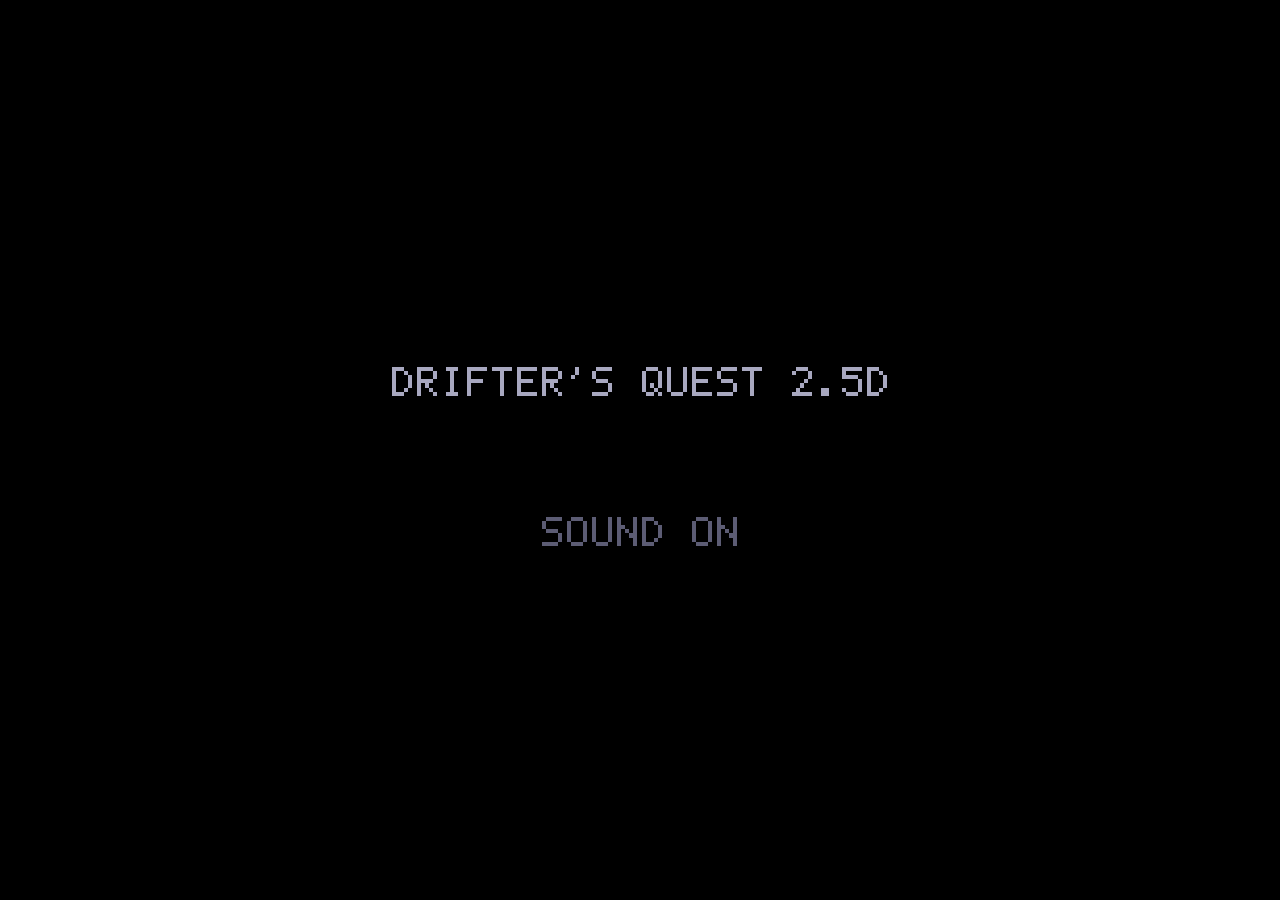
<file: games/drifters-quest/index.html>
<!DOCTYPE html>
<html lang="en"><head><meta charset="utf-8">
<meta name="viewport" content="width=device-width,initial-scale=1,maximum-scale=1,user-scalable=no">
<title>Drifter's Quest 2.5D</title>
<style>html,body{margin:0;height:100%;background:#000;overflow:hidden;touch-action:none}
canvas{display:block;width:100vw;height:100vh;image-rendering:pixelated;image-rendering:crisp-edges}</style>
</head><body><canvas id="c"></canvas><script>// src/palette.ts
var hex = (h) => {
  const v = parseInt(h.slice(1), 16);
  const r = v >> 16 & 255, g = v >> 8 & 255, b = v & 255;
  return (4278190080 | b << 16 | g << 8 | r) >>> 0;
};
var M = {
  GRASS: 0,
  FOREST: 1,
  SAND: 2,
  DIRT: 3,
  STONE: 4,
  CLIFF: 5,
  SNOW: 6,
  WATER: 7,
  PINK: 8,
  WOOD: 9,
  LEAF: 10,
  AUTUMN: 11,
  SKIN: 12,
  RED: 13,
  BLUE: 14,
  PURPLE: 15,
  METAL: 16,
  GOLD: 17,
  BONE: 18,
  HAIR: 19,
  CLOUD: 20,
  FIRE: 21,
  INK: 22,
  LIME: 23,
  TEAL: 24,
  BROWN: 25,
  SKIN2: 26,
  SKIN3: 27,
  MOSS: 28
};
var RAMPS_HEX = [
  ["#0c2a1c", "#185c2c", "#2c8c30", "#4cb43c", "#88d850", "#c8f070"],
  ["#0a1c18", "#123c24", "#1c6030", "#2c8034", "#48a038", "#78c048"],
  ["#4a3020", "#8a5a30", "#c88c48", "#e8b868", "#f8d890", "#fff4c8"],
  ["#2a1810", "#5a3420", "#8c5430", "#b87c48", "#d8a868", "#f0d098"],
  ["#141420", "#2c2c40", "#4c4c68", "#7878a0", "#a8a8c8", "#e0e0f0"],
  ["#1c0c08", "#401c10", "#6c3418", "#a05828", "#d08840", "#f0b868"],
  ["#384878", "#6878b8", "#98b0e0", "#c8dcf8", "#e8f4ff", "#ffffff"],
  ["#081448", "#102c88", "#1c50c8", "#3880f0", "#68b8f8", "#c0ecff"],
  ["#40102c", "#80204c", "#c83878", "#f860a8", "#f8a0d0", "#ffe0f0"],
  ["#200c04", "#482010", "#783818", "#a85c28", "#d08840", "#f0b868"],
  ["#081c1c", "#0c3c2c", "#147034", "#28a038", "#60cc48", "#b0f060"],
  ["#381008", "#782010", "#c04018", "#f07820", "#f8b030", "#fff070"],
  ["#401c10", "#7c3c20", "#c06c40", "#f0a070", "#f8c8a0", "#fff0e0"],
  ["#300408", "#680c14", "#b01c20", "#e83c28", "#f88060", "#ffc8b0"],
  ["#080830", "#101c70", "#1c38b8", "#3c68e8", "#78a8f8", "#c8e0ff"],
  ["#1c0830", "#401468", "#6c28a8", "#9848d8", "#c080f0", "#ecd0ff"],
  ["#101018", "#303040", "#5c5c74", "#9090a8", "#c8c8dc", "#ffffff"],
  ["#301800", "#704000", "#b87800", "#f0b800", "#f8e048", "#fffcb0"],
  ["#282018", "#585040", "#8c8470", "#c0b8a0", "#e8e0c8", "#ffffff"],
  ["#100808", "#281410", "#482418", "#704020", "#985830", "#c08048"],
  ["#5870b0", "#88a0d0", "#b8c8e8", "#e0e8f8", "#f8fcff", "#ffffff"],
  ["#681008", "#c02808", "#f06010", "#f8a020", "#f8e050", "#fffcd0"],
  ["#000000", "#0c0c18", "#181828", "#282840", "#383858", "#505078"],
  ["#203808", "#406810", "#70a018", "#a8e030", "#d0f860", "#f0ffb0"],
  ["#042428", "#08484c", "#107878", "#20a8a0", "#58d8c8", "#b0fff0"],
  ["#180c08", "#301810", "#4c2818", "#6c4024", "#8c5c38", "#b08058"],
  ["#2c1408", "#5c2c14", "#985028", "#c87840", "#e0a068", "#f8d0a8"],
  ["#140804", "#2c140c", "#4c2818", "#704020", "#985c34", "#c08454"],
  ["#0c1810", "#18301c", "#2c4c28", "#486c34", "#6c8c44", "#a0b868"]
];
var RAMPS = RAMPS_HEX.map((r) => new Uint32Array(r.map(hex)));
var SKY = ["#1838c8", "#2050e0", "#3070f0", "#4890f8", "#68b0f8", "#90d0fc", "#b8e8ff"].map(hex);
var FOG = hex("#b8e8ff");
var DUNGEON_FOG = hex("#0c0c18");
var UI = {
  win: hex("#0a24a8"),
  winDark: hex("#06156a"),
  white: hex("#fcfcfc"),
  grey: hex("#a8a8c0"),
  shadow: hex("#000000"),
  black: hex("#000000"),
  yellow: hex("#f8e048"),
  orange: hex("#f88820"),
  red: hex("#e83c28"),
  green: hex("#88d850"),
  pink: hex("#f860a8"),
  cyan: hex("#68d8f8"),
  lime: hex("#a8e030"),
  gold: hex("#f0b800"),
  dim: hex("#5c5c74"),
  purple: hex("#9848d8"),
  darkRed: hex("#680c14"),
  navy: hex("#080830")
};

// src/math.ts
var clamp = (v, a, b) => v < a ? a : v > b ? b : v;
var lerp = (a, b, t) => a + (b - a) * t;
var smooth = (t) => t * t * (3 - 2 * t);
var smoother = (t) => t * t * t * (t * (t * 6 - 15) + 10);
var TAU = Math.PI * 2;
function angDiff(a, b) {
  let d = (b - a) % TAU;
  if (d > Math.PI)
    d -= TAU;
  if (d < -Math.PI)
    d += TAU;
  return d;
}
var approach = (cur, target, rate, dt) => cur + (target - cur) * (1 - Math.exp(-rate * dt));

class RNG {
  s;
  constructor(seed) {
    this.s = seed >>> 0;
  }
  next() {
    let t = this.s += 1831565813;
    t = Math.imul(t ^ t >>> 15, t | 1);
    t ^= t + Math.imul(t ^ t >>> 7, t | 61);
    return ((t ^ t >>> 14) >>> 0) / 4294967296;
  }
  range(a, b) {
    return a + (b - a) * this.next();
  }
  int(a, b) {
    return Math.floor(this.range(a, b + 1));
  }
  pick(arr) {
    return arr[Math.floor(this.next() * arr.length)];
  }
  chance(p) {
    return this.next() < p;
  }
}
function hash2(x, y, seed = 0) {
  let h = x * 374761393 + y * 668265263 + seed * 2246822519 | 0;
  h = Math.imul(h ^ h >>> 13, 1274126177);
  return ((h ^ h >>> 16) >>> 0) / 4294967296;
}
function vnoise(x, y, seed = 0) {
  const xi = Math.floor(x), yi = Math.floor(y);
  const xf = smooth(x - xi), yf = smooth(y - yi);
  const a = hash2(xi, yi, seed), b = hash2(xi + 1, yi, seed);
  const c = hash2(xi, yi + 1, seed), d = hash2(xi + 1, yi + 1, seed);
  return lerp(lerp(a, b, xf), lerp(c, d, xf), yf);
}
function fbm(x, y, oct = 4, seed = 0) {
  let s = 0, amp = 0.5, f = 1, n = 0;
  for (let i = 0;i < oct; i++) {
    s += vnoise(x * f, y * f, seed + i * 31) * amp;
    n += amp;
    amp *= 0.5;
    f *= 2.03;
  }
  return s / n;
}
function vnoise3(x, y, z, seed = 0) {
  const zi = Math.floor(z), zf = smooth(z - zi);
  return lerp(vnoise(x + zi * 17.3, y, seed), vnoise(x + (zi + 1) * 17.3, y, seed), zf);
}
var BAYER4 = [0, 8, 2, 10, 12, 4, 14, 6, 3, 11, 1, 9, 15, 7, 13, 5].map((v) => (v + 0.5) / 16);
function fmtNum(n) {
  return Math.floor(n).toString().replace(/\B(?=(\d{3})+(?!\d))/g, ",");
}

// src/renderer.ts
var TEX = 16;

class Renderer {
  W = 384;
  H = 216;
  color;
  depth;
  img;
  canvas;
  ctx;
  back;
  bctx;
  ex = 0;
  ey = 10;
  ez = 10;
  rx = 1;
  ry = 0;
  rz = 0;
  ux = 0;
  uy = 1;
  uz = 0;
  fx = 0;
  fy = 0;
  fz = -1;
  f = 200;
  cx = 192;
  cy = 108;
  near = 0.15;
  fogStart = 30;
  fogEnd = 46;
  fogCol = FOG;
  voidSky = false;
  time = 0;
  windX = 0;
  windZ = 0;
  cloudTex;
  scratch = new Float64Array(16 * 6);
  clipped = new Float64Array(16 * 6);
  constructor(canvas) {
    this.canvas = canvas;
    this.ctx = canvas.getContext("2d");
    this.back = document.createElement("canvas");
    this.bctx = this.back.getContext("2d");
    this.cloudTex = new Uint8Array(128 * 128);
    for (let y = 0;y < 128; y++)
      for (let x = 0;x < 128; x++) {
        const a = fbm(x / 16, y / 16, 4, 77) * 0.6 + fbm((x + 64) % 128 / 16, (y + 64) % 128 / 16, 3, 91) * 0.4;
        this.cloudTex[y * 128 + x] = clamp(Math.floor((a - 0.47) * 900), 0, 255);
      }
    this.resize(384, 216);
  }
  resize(w, h) {
    this.W = w;
    this.H = h;
    this.back.width = w;
    this.back.height = h;
    this.img = this.bctx.createImageData(w, h);
    this.color = new Uint32Array(this.img.data.buffer);
    this.depth = new Float32Array(w * h);
    this.cx = w / 2;
    this.cy = h / 2;
  }
  setCamera(eye, target, yaw, fovDeg) {
    this.ex = eye[0];
    this.ey = eye[1];
    this.ez = eye[2];
    let fx = target[0] - eye[0], fy = target[1] - eye[1], fz = target[2] - eye[2];
    const fl = Math.hypot(fx, fy, fz) || 1;
    fx /= fl;
    fy /= fl;
    fz /= fl;
    const rx = Math.cos(yaw), rz = Math.sin(yaw);
    let ux = 0 * fz - rz * fy, uy = rz * fx - rx * fz, uz = rx * fy - 0 * fx;
    const ul = Math.hypot(ux, uy, uz) || 1;
    ux /= ul;
    uy /= ul;
    uz /= ul;
    this.fx = fx;
    this.fy = fy;
    this.fz = fz;
    this.rx = rx;
    this.ry = 0;
    this.rz = rz;
    this.ux = ux;
    this.uy = uy;
    this.uz = uz;
    this.f = this.H / 2 / Math.tan(fovDeg * Math.PI / 180 / 2);
  }
  clear() {
    this.depth.fill(0);
  }
  project(x, y, z) {
    const dx = x - this.ex, dy = y - this.ey, dz = z - this.ez;
    const vz = dx * this.fx + dy * this.fy + dz * this.fz;
    if (vz < this.near)
      return null;
    const vx = dx * this.rx + dy * this.ry + dz * this.rz;
    const vy = dx * this.ux + dy * this.uy + dz * this.uz;
    const s = this.f / vz;
    return [this.cx + vx * s, this.cy - vy * s, 1 / vz];
  }
  viewZ(x, y, z) {
    return (x - this.ex) * this.fx + (y - this.ey) * this.fy + (z - this.ez) * this.fz;
  }
  poly(verts, n, mat, shade, cloud) {
    const S = this.scratch, C = this.clipped;
    let allBehind = true;
    for (let i = 0;i < n; i++) {
      const x = verts[i * 5] - this.ex, y = verts[i * 5 + 1] - this.ey, z = verts[i * 5 + 2] - this.ez;
      const o = i * 6;
      S[o] = x * this.rx + y * this.ry + z * this.rz;
      S[o + 1] = x * this.ux + y * this.uy + z * this.uz;
      S[o + 2] = x * this.fx + y * this.fy + z * this.fz;
      S[o + 3] = verts[i * 5 + 3];
      S[o + 4] = verts[i * 5 + 4];
      S[o + 5] = verts[i * 5 + 1];
      if (S[o + 2] > this.near)
        allBehind = false;
    }
    if (allBehind)
      return;
    let m = 0;
    const nz = this.near;
    for (let i = 0;i < n; i++) {
      const a = i * 6, b = (i + 1) % n * 6;
      const az = S[a + 2], bz = S[b + 2];
      const ain = az >= nz, bin = bz >= nz;
      if (ain) {
        for (let k = 0;k < 6; k++)
          C[m * 6 + k] = S[a + k];
        m++;
      }
      if (ain !== bin) {
        const t = (nz - az) / (bz - az);
        for (let k = 0;k < 6; k++)
          C[m * 6 + k] = S[a + k] + (S[b + k] - S[a + k]) * t;
        m++;
      }
    }
    if (m < 3)
      return;
    for (let i = 0;i < m; i++) {
      const o = i * 6;
      const iz = 1 / C[o + 2];
      const s = this.f * iz;
      const sx = this.cx + C[o] * s, sy = this.cy - C[o + 1] * s;
      C[o] = sx;
      C[o + 1] = sy;
      C[o + 3] *= iz;
      C[o + 4] *= iz;
      C[o + 2] = iz;
    }
    let area = 0;
    for (let i = 0;i < m; i++) {
      const a = i * 6, b = (i + 1) % m * 6;
      area += C[a] * C[b + 1] - C[b] * C[a + 1];
    }
    if (area <= 0)
      return;
    for (let i = 1;i < m - 1; i++)
      this.tri(0, i * 6, (i + 1) * 6, mat, shade, cloud);
  }
  tri(a, b, c, mat, shade, cloud) {
    const C = this.clipped, W = this.W, H = this.H;
    const x0 = C[a], y0 = C[a + 1], x1 = C[b], y1 = C[b + 1], x2 = C[c], y2 = C[c + 1];
    let minX = Math.max(0, Math.floor(Math.min(x0, x1, x2)));
    let maxX = Math.min(W - 1, Math.ceil(Math.max(x0, x1, x2)));
    let minY = Math.max(0, Math.floor(Math.min(y0, y1, y2)));
    let maxY = Math.min(H - 1, Math.ceil(Math.max(y0, y1, y2)));
    if (minX > maxX || minY > maxY)
      return;
    const area = (x1 - x0) * (y2 - y0) - (x2 - x0) * (y1 - y0);
    if (Math.abs(area) < 0.000001)
      return;
    const inv = 1 / area;
    const z0 = C[a + 2], z1 = C[b + 2], z2 = C[c + 2];
    const u0 = C[a + 3], u1 = C[b + 3], u2 = C[c + 3];
    const v0 = C[a + 4], v1 = C[b + 4], v2 = C[c + 4];
    const grad = (q0, q1, q2) => [
      ((q1 - q0) * (y2 - y0) - (q2 - q0) * (y1 - y0)) * inv,
      ((q2 - q0) * (x1 - x0) - (q1 - q0) * (x2 - x0)) * inv
    ];
    const [zdx, zdy] = grad(z0, z1, z2);
    const [udx, udy] = grad(u0, u1, u2);
    const [vdx, vdy] = grad(v0, v1, v2);
    const sgn = area > 0 ? 1 : -1;
    const e0a = (y1 - y2) * sgn, e0b = (x2 - x1) * sgn, e0c = (x1 * y2 - x2 * y1) * sgn;
    const e1a = (y2 - y0) * sgn, e1b = (x0 - x2) * sgn, e1c = (x2 * y0 - x0 * y2) * sgn;
    const e2a = (y0 - y1) * sgn, e2b = (x1 - x0) * sgn, e2c = (x0 * y1 - x1 * y0) * sgn;
    const color = this.color, depth = this.depth, { tex, ramp } = mat;
    const water = !!mat.water;
    const t = this.time;
    const fogS = 1 / this.fogStart, fogE = 1 / this.fogEnd, FOG2 = this.fogCol;
    const ex = this.ex, ez = this.ez;
    const cloudTex = this.cloudTex, wx = this.windX, wz = this.windZ;
    const wOff = t * 3 | 0;
    for (let py = minY;py <= maxY; py++) {
      const pyc = py + 0.5;
      let pxc = minX + 0.5;
      let w0 = e0a * pxc + e0b * pyc + e0c;
      let w1 = e1a * pxc + e1b * pyc + e1c;
      let w2 = e2a * pxc + e2b * pyc + e2c;
      let iz = z0 + zdx * (pxc - x0) + zdy * (pyc - y0);
      let uz = u0 + udx * (pxc - x0) + udy * (pyc - y0);
      let vz = v0 + vdx * (pxc - x0) + vdy * (pyc - y0);
      let row = py * W + minX;
      const brow = (py & 3) * 4;
      for (let px = minX;px <= maxX; px++, row++, w0 += e0a, w1 += e1a, w2 += e2a, iz += zdx, uz += udx, vz += vdx) {
        if (w0 < 0 || w1 < 0 || w2 < 0)
          continue;
        if (iz <= depth[row])
          continue;
        depth[row] = iz;
        const zz = 1 / iz;
        const u = uz * zz | 0, v = vz * zz | 0;
        let tu = u & 15, tv = v & 15;
        let idx;
        const bt = BAYER4[brow + (px & 3)];
        if (water) {
          const a = tex[(v + (wOff >> 1) & 15) * 16 + (u + wOff & 15)];
          const b2 = tex[(v - wOff & 15) * 16 + (u + 7 - (wOff >> 1) & 15)];
          idx = (a + b2 >> 1) + ((shade + bt + 8 | 0) - 8);
        } else {
          idx = tex[tv * 16 + tu] + ((shade + bt + 8 | 0) - 8);
        }
        if (cloud) {
          const cxw = (ex * 0 + u / 8 + wx | 0) & 127, czw = (v / 8 + wz | 0) & 127;
          if (cloudTex[czw * 128 + cxw] > bt * 255)
            idx -= 1;
        }
        idx = idx < 0 ? 0 : idx > 5 ? 5 : idx;
        let col = ramp[idx];
        if (iz < fogS) {
          const fogT = (fogS - iz) / (fogS - fogE);
          if (fogT >= 1 || bt < fogT)
            col = FOG2;
        }
        color[row] = col;
      }
    }
  }
  splats(pos, cols, count, vsize, tx, ty, tz, cs, sn, sway = 0, xray = 0, flash = 0, door = 0) {
    const W = this.W, H = this.H, color = this.color, depth = this.depth;
    const rx = this.rx, rz = this.rz, ux = this.ux, uy = this.uy, uz = this.uz;
    const fx = this.fx, fy = this.fy, fz = this.fz, f = this.f, cx = this.cx, cy = this.cy;
    const ex = tx - this.ex, ey = ty - this.ey, ez = tz - this.ez;
    const near = this.near, fogS = 1 / this.fogStart, fogE = 1 / this.fogEnd, FOG2 = this.fogCol;
    for (let i = 0;i < count; i++) {
      const lx = pos[i * 3], ly = pos[i * 3 + 1], lz = pos[i * 3 + 2];
      const sw = sway * ly * ly;
      const wx = lx * cs - lz * sn + ex + sw, wy = ly + ey, wz = lx * sn + lz * cs + ez + sw * 0.5;
      const vz = wx * fx + wy * fy + wz * fz;
      if (vz < near)
        continue;
      const vx = wx * rx + wz * rz;
      const vy = wx * ux + wy * uy + wz * uz;
      const s = f / vz;
      const size = vsize * s * 1.2 + 0.6;
      const sx = cx + vx * s, sy = cy - vy * s;
      let x0 = sx - size * 0.5 | 0, y0 = sy - size * 0.5 | 0;
      let x1 = sx + size * 0.5 | 0, y1 = sy + size * 0.5 | 0;
      if (x1 < 0 || y1 < 0 || x0 >= W || y0 >= H)
        continue;
      if (x0 < 0)
        x0 = 0;
      if (y0 < 0)
        y0 = 0;
      if (x1 >= W)
        x1 = W - 1;
      if (y1 >= H)
        y1 = H - 1;
      const iz = 1 / vz;
      let col = flash ? flash : cols[i];
      const fogT = iz < fogS ? (fogS - iz) / (fogS - fogE) : 0;
      for (let py = y0;py <= y1; py++) {
        let o = py * W + x0;
        if (xray) {
          for (let px = x0;px <= x1; px++, o++)
            if (iz <= depth[o] && (px + py & 1) === 0)
              color[o] = xray;
          continue;
        }
        for (let px = x0;px <= x1; px++, o++) {
          if (door && BAYER4[(py & 3) * 4 + (px & 3)] < door)
            continue;
          if (iz > depth[o]) {
            depth[o] = iz;
            color[o] = fogT > 0 && BAYER4[(py & 3) * 4 + (px & 3)] < fogT ? FOG2 : col;
          }
        }
      }
    }
  }
  point(x, y, z, size, col, dither = 0, noDepthWrite = false) {
    const p = this.project(x, y, z);
    if (!p)
      return;
    const s = Math.max(1, size * this.f * p[2]);
    const x0 = Math.max(0, p[0] - s / 2 | 0), x1 = Math.min(this.W - 1, p[0] + s / 2 | 0);
    const y0 = Math.max(0, p[1] - s / 2 | 0), y1 = Math.min(this.H - 1, p[1] + s / 2 | 0);
    const iz = p[2];
    for (let py = y0;py <= y1; py++)
      for (let px = x0;px <= x1; px++) {
        const o = py * this.W + px;
        if (dither && BAYER4[(py & 3) * 4 + (px & 3)] < dither)
          continue;
        if (iz > this.depth[o]) {
          this.color[o] = col;
          if (!noDepthWrite)
            this.depth[o] = iz;
        }
      }
  }
  sky(seaLevel, waterRamp) {
    const W = this.W, H = this.H, color = this.color, depth = this.depth;
    const FOG2 = this.fogCol;
    if (this.voidSky) {
      const a = RAMPS[M.INK][0], b = RAMPS[M.INK][1];
      for (let i = 0;i < W * H; i++)
        if (depth[i] === 0) {
          const x = i % W, y = i / W | 0;
          color[i] = ((x ^ y) & 3) === 0 ? b : a;
        }
      return;
    }
    const f = this.f, cx = this.cx, cy = this.cy;
    const cloudR = RAMPS[M.CLOUD];
    const tex = this.cloudTex;
    const cloudH = 26;
    const t = this.time;
    for (let py = 0;py < H; py++) {
      const ny = -(py + 0.5 - cy) / f;
      const bx = this.fx + this.ux * ny, by = this.fy + this.uy * ny, bz = this.fz + this.uz * ny;
      let o = py * W;
      for (let px = 0;px < W; px++, o++) {
        if (depth[o] !== 0)
          continue;
        const nx = (px + 0.5 - cx) / f;
        const dx = bx + this.rx * nx, dy = by, dz = bz + this.rz * nx;
        const len = Math.sqrt(dx * dx + dy * dy + dz * dz);
        const el = dy / len;
        const bt = BAYER4[(py & 3) * 4 + (px & 3)];
        if (el < 0 && this.ey > seaLevel) {
          const tt = (seaLevel - this.ey) / dy;
          const hx = this.ex + dx * tt, hz = this.ez + dz * tt;
          const dist = tt * len;
          const ripple = ((Math.sin(hx * 1.7 + t * 1.3) + Math.sin(hz * 2.3 - t)) * 0.5 + 1) * 0.5;
          let idx = 2 + (ripple > 0.82 ? 1 : 0) + (ripple > 0.95 ? 1 : 0);
          let col = waterRamp[idx];
          const fogT = clamp((dist - this.fogStart * 0.8) / (this.fogEnd - this.fogStart * 0.8), 0, 1);
          if (bt < fogT)
            col = FOG2;
          color[o] = col;
          continue;
        }
        const g = clamp(1 - el * 2.2, 0, 0.999) * (SKY.length - 1);
        const gi = Math.floor(g), gf = g - gi;
        let col = SKY[gi + (bt < gf ? 1 : 0)] ?? FOG2;
        if (el > 0.015) {
          const tt = (cloudH - this.ey) / dy;
          if (tt > 0) {
            const hx = this.ex + dx * tt + this.windX * 2, hz = this.ez + dz * tt + this.windZ * 2;
            const ix = (hx * 0.6 | 0) & 127, iz2 = (hz * 0.6 | 0) & 127;
            const d = tex[iz2 * 128 + ix];
            const fade = clamp(el * 6, 0, 1);
            if (d > 10 && bt < fade) {
              const shadeIdx = d > 170 ? 5 : d > 110 ? 4 : d > 50 ? 3 : 2;
              col = cloudR[shadeIdx];
            }
          }
        }
        color[o] = col;
      }
    }
  }
  present() {
    this.bctx.putImageData(this.img, 0, 0);
    const c = this.canvas;
    this.ctx.imageSmoothingEnabled = false;
    this.ctx.fillStyle = "#000";
    this.ctx.fillRect(0, 0, c.width, c.height);
    const sc = Math.min(c.width / this.W, c.height / this.H);
    const dw = Math.floor(this.W * sc), dh = Math.floor(this.H * sc);
    this.ctx.drawImage(this.back, (c.width - dw) / 2 | 0, (c.height - dh) / 2 | 0, dw, dh);
  }
}

// src/input.ts
var KEYMAP = {
  ArrowUp: "up",
  KeyW: "up",
  ArrowDown: "down",
  KeyS: "down",
  ArrowLeft: "left",
  KeyA: "left",
  ArrowRight: "right",
  KeyD: "right",
  Space: "a",
  Enter: "a",
  KeyZ: "a",
  KeyJ: "a",
  Escape: "b",
  KeyX: "b",
  KeyK: "b",
  Backspace: "b",
  ShiftLeft: "dash",
  ShiftRight: "dash",
  KeyL: "dash",
  KeyC: "cam",
  KeyQ: "rotL",
  KeyE: "rotR",
  Tab: "menu",
  KeyP: "menu",
  KeyM: "mute",
  Digit1: "cam1",
  Digit2: "cam2",
  Digit3: "cam3"
};

class Input {
  down = new Set;
  hit = new Set;
  prev = new Set;
  stickX = 0;
  stickY = 0;
  touchMode = false;
  prevStick = new Set;
  stick = null;
  touchBtns = [];
  touchHeld = new Map;
  onFirstGesture = null;
  toInternal = (x, y) => [x, y];
  W = 384;
  H = 216;
  constructor(el) {
    window.addEventListener("keydown", (e) => {
      if (this.typing) {
        if (e.key.length === 1 || e.key === "Backspace" || e.key === "Enter" || e.key === "Escape") {
          this.typed.push(e.key);
          e.preventDefault();
        }
        this.gesture();
        return;
      }
      if (e.code === "KeyT") {
        this.hit.add("chat");
      }
      const b = KEYMAP[e.code];
      if (b) {
        if (!e.repeat)
          this.hit.add(b);
        this.down.add(b);
        e.preventDefault();
      }
      this.gesture();
    });
    window.addEventListener("keyup", (e) => {
      const b = KEYMAP[e.code];
      if (b)
        this.down.delete(b);
    });
    window.addEventListener("blur", () => this.down.clear());
    el.addEventListener("touchstart", (e) => {
      this.touchMode = true;
      this.gesture();
      this.touches(e, "start");
      e.preventDefault();
    }, { passive: false });
    el.addEventListener("touchmove", (e) => {
      this.touches(e, "move");
      e.preventDefault();
    }, { passive: false });
    el.addEventListener("touchend", (e) => {
      this.touches(e, "end");
      e.preventDefault();
    }, { passive: false });
    el.addEventListener("touchcancel", (e) => {
      this.touches(e, "end");
      e.preventDefault();
    }, { passive: false });
    el.addEventListener("mousedown", () => {
      this.gesture();
    });
  }
  anyGesture = false;
  typing = false;
  typed = [];
  gesture() {
    this.anyGesture = true;
    if (this.onFirstGesture) {
      this.onFirstGesture();
      this.onFirstGesture = null;
    }
  }
  layoutTouch(W, H) {
    this.W = W;
    this.H = H;
    const r = Math.round(Math.min(W, H) * 0.075);
    this.touchBtns = [
      { id: "a", x: W - r * 1.6, y: H - r * 2, r, label: "A" },
      { id: "b", x: W - r * 3.6, y: H - r * 1.2, r, label: "B" },
      { id: "dash", x: W - r * 3.4, y: H - r * 3.6, r: r * 0.8, label: "DASH" },
      { id: "cam", x: W - r * 1.3, y: r * 1.3 + 22, r: r * 0.75, label: "CAM" },
      { id: "menu", x: W - r * 3.2, y: r * 1.3 + 22, r: r * 0.75, label: "MENU" }
    ];
  }
  touches(e, phase) {
    for (const t of Array.from(e.changedTouches)) {
      const [x, y] = this.toInternal(t.clientX, t.clientY);
      if (phase === "start") {
        const hit = this.touchBtns.find((b) => Math.hypot(b.x - x, b.y - y) < b.r * 1.25);
        if (hit) {
          this.touchHeld.set(t.identifier, hit.id);
          this.down.add(hit.id);
          this.hit.add(hit.id);
          continue;
        }
        if (x < this.W * 0.5 && !this.stick)
          this.stick = { id: t.identifier, ox: x, oy: y, x, y };
        else {
          this.touchHeld.set(t.identifier, "a");
          this.down.add("a");
          this.hit.add("a");
        }
      } else if (phase === "move") {
        if (this.stick && this.stick.id === t.identifier) {
          this.stick.x = x;
          this.stick.y = y;
        }
      } else {
        if (this.stick && this.stick.id === t.identifier)
          this.stick = null;
        const b = this.touchHeld.get(t.identifier);
        if (b) {
          this.down.delete(b);
          this.touchHeld.delete(t.identifier);
        }
      }
    }
    this.prevStick = new Set(["up", "down", "left", "right"].filter((d) => this.down.has(d)));
    this.stickX = 0;
    this.stickY = 0;
    for (const d of ["up", "down", "left", "right"])
      if (![...this.touchHeld.values()].includes(d))
        this.down.delete(d);
    if (this.stick) {
      const dx = this.stick.x - this.stick.ox, dy = this.stick.y - this.stick.oy;
      const max = Math.min(this.W, this.H) * 0.09;
      const l = Math.hypot(dx, dy);
      if (l > 3) {
        const k = Math.min(1, l / max);
        this.stickX = dx / l * k;
        this.stickY = dy / l * k;
        const dirs = [["left", this.stickX < -0.5], ["right", this.stickX > 0.5], ["up", this.stickY < -0.5], ["down", this.stickY > 0.5]];
        for (const [d, on] of dirs)
          if (on) {
            if (!this.prevStick.has(d))
              this.hit.add(d);
            this.down.add(d);
          }
      }
    }
  }
  held(b) {
    return this.down.has(b);
  }
  pressed(b) {
    return this.hit.has(b);
  }
  endFrame() {
    this.prev = new Set(this.down);
    this.hit.clear();
  }
  move() {
    if (this.stick && (this.stickX || this.stickY))
      return [this.stickX, this.stickY];
    let x = 0, y = 0;
    if (this.held("left"))
      x -= 1;
    if (this.held("right"))
      x += 1;
    if (this.held("up"))
      y -= 1;
    if (this.held("down"))
      y += 1;
    const l = Math.hypot(x, y);
    return l ? [x / l, y / l] : [0, 0];
  }
}

// src/font.ts
var GLYPHS = {
  A: [14, 17, 17, 31, 17, 17, 17],
  B: [30, 17, 17, 30, 17, 17, 30],
  C: [14, 17, 16, 16, 16, 17, 14],
  D: [28, 18, 17, 17, 17, 18, 28],
  E: [31, 16, 16, 30, 16, 16, 31],
  F: [31, 16, 16, 30, 16, 16, 16],
  G: [14, 17, 16, 23, 17, 17, 15],
  H: [17, 17, 17, 31, 17, 17, 17],
  I: [14, 4, 4, 4, 4, 4, 14],
  J: [7, 2, 2, 2, 2, 18, 12],
  K: [17, 18, 20, 24, 20, 18, 17],
  L: [16, 16, 16, 16, 16, 16, 31],
  M: [17, 27, 21, 21, 17, 17, 17],
  N: [17, 17, 25, 21, 19, 17, 17],
  O: [14, 17, 17, 17, 17, 17, 14],
  P: [30, 17, 17, 30, 16, 16, 16],
  Q: [14, 17, 17, 17, 21, 18, 13],
  R: [30, 17, 17, 30, 20, 18, 17],
  S: [15, 16, 16, 14, 1, 1, 30],
  T: [31, 4, 4, 4, 4, 4, 4],
  U: [17, 17, 17, 17, 17, 17, 14],
  V: [17, 17, 17, 17, 17, 10, 4],
  W: [17, 17, 17, 21, 21, 21, 10],
  X: [17, 17, 10, 4, 10, 17, 17],
  Y: [17, 17, 10, 4, 4, 4, 4],
  Z: [31, 1, 2, 4, 8, 16, 31],
  "0": [14, 17, 19, 21, 25, 17, 14],
  "1": [4, 12, 4, 4, 4, 4, 14],
  "2": [14, 17, 1, 2, 4, 8, 31],
  "3": [31, 2, 4, 2, 1, 17, 14],
  "4": [2, 6, 10, 18, 31, 2, 2],
  "5": [31, 16, 30, 1, 1, 17, 14],
  "6": [6, 8, 16, 30, 17, 17, 14],
  "7": [31, 1, 2, 4, 8, 8, 8],
  "8": [14, 17, 17, 14, 17, 17, 14],
  "9": [14, 17, 17, 15, 1, 2, 12],
  " ": [0, 0, 0, 0, 0, 0, 0],
  ".": [0, 0, 0, 0, 0, 12, 12],
  ",": [0, 0, 0, 0, 12, 4, 8],
  "!": [4, 4, 4, 4, 4, 0, 4],
  "?": [14, 17, 1, 2, 4, 0, 4],
  ":": [0, 12, 12, 0, 12, 12, 0],
  "-": [0, 0, 0, 31, 0, 0, 0],
  "+": [0, 4, 4, 31, 4, 4, 0],
  "'": [4, 4, 8, 0, 0, 0, 0],
  '"': [10, 10, 0, 0, 0, 0, 0],
  "/": [1, 1, 2, 4, 8, 16, 16],
  "(": [2, 4, 8, 8, 8, 4, 2],
  ")": [8, 4, 2, 2, 2, 4, 8],
  "%": [24, 25, 2, 4, 8, 19, 3],
  "#": [10, 10, 31, 10, 31, 10, 10],
  ">": [8, 4, 2, 1, 2, 4, 8],
  "<": [2, 4, 8, 16, 8, 4, 2],
  "=": [0, 0, 31, 0, 31, 0, 0],
  "*": [0, 4, 21, 14, 21, 4, 0],
  "Ñ": [13, 22, 17, 25, 21, 19, 17],
  "▶": [16, 24, 28, 30, 28, 24, 16],
  "♥": [0, 10, 31, 31, 14, 4, 0],
  _: [0, 0, 0, 0, 0, 0, 31],
  "&": [12, 18, 20, 8, 21, 18, 13]
};
var norm = (ch) => ch === "ñ" ? "Ñ" : ch.toUpperCase();
function textWidth(s, scale = 1) {
  return s.length * 6 * scale - scale;
}
function text(t, s, x, y, col, shadow = 0, scale = 1) {
  if (shadow)
    text(t, s, x + scale, y + scale, shadow, 0, scale);
  x |= 0;
  y |= 0;
  for (let i = 0;i < s.length; i++) {
    const g = GLYPHS[norm(s[i])] ?? GLYPHS["?"];
    for (let row = 0;row < 7; row++) {
      const bits = g[row];
      if (!bits)
        continue;
      for (let c = 0;c < 5; c++)
        if (bits & 1 << 4 - c) {
          for (let sy = 0;sy < scale; sy++)
            for (let sx = 0;sx < scale; sx++) {
              const px = x + i * 6 * scale + c * scale + sx, py = y + row * scale + sy;
              if (px >= 0 && py >= 0 && px < t.W && py < t.H)
                t.color[py * t.W + px] = col;
            }
        }
    }
  }
}
function textC(t, s, cx, y, col, shadow = 0, scale = 1) {
  text(t, s, Math.round(cx - textWidth(s, scale) / 2), y, col, shadow, scale);
}
function trickText(t, s, x, y, top, bottom, outline, scale = 2, slant = 0.35, align = "l", wobble = 0, time = 0) {
  const w = textWidth(s, scale) + 7 * scale * slant;
  if (align === "c")
    x -= w / 2;
  else if (align === "r")
    x -= w;
  x |= 0;
  y |= 0;
  const H = 7 * scale;
  const put = (px, py, c) => {
    if (px >= 0 && py >= 0 && px < t.W && py < t.H)
      t.color[py * t.W + px] = c;
  };
  for (let pass = 0;pass < 3; pass++) {
    for (let i = 0;i < s.length; i++) {
      const g = GLYPHS[norm(s[i])] ?? GLYPHS["?"];
      const jy = wobble ? Math.round(Math.sin(time * 10 + i * 0.8) * wobble) : 0;
      for (let row = 0;row < 7; row++) {
        const bits = g[row];
        if (!bits)
          continue;
        for (let sy = 0;sy < scale; sy++) {
          const py = y + row * scale + sy + jy;
          const lean = Math.round((H - (row * scale + sy)) * slant);
          for (let c = 0;c < 5; c++)
            if (bits & 1 << 4 - c) {
              for (let sx = 0;sx < scale; sx++) {
                const px = x + i * 6 * scale + c * scale + sx + lean;
                if (pass === 0) {
                  put(px + 2, py + 2, outline);
                } else if (pass === 1) {
                  put(px - 1, py, outline);
                  put(px + 1, py, outline);
                  put(px, py - 1, outline);
                  put(px, py + 1, outline);
                } else
                  put(px, py, row * scale + sy < H * 0.5 ? top : bottom);
              }
            }
        }
      }
    }
  }
}

// src/models.ts
class SpriteStack {
  w;
  d;
  h;
  layers;
  constructor(w, d, h) {
    this.w = w;
    this.d = d;
    this.h = h;
    this.layers = Array.from({ length: h }, () => new Uint8Array(w * d));
  }
  set(x, y, z, mat, shade = 3) {
    x |= 0;
    y |= 0;
    z |= 0;
    if (x < 0 || z < 0 || y < 0 || x >= this.w || z >= this.d || y >= this.h)
      return;
    this.layers[y][z * this.w + x] = mat + 1 << 3 | clamp(shade, 0, 5);
  }
  get(x, y, z) {
    if (x < 0 || z < 0 || y < 0 || x >= this.w || z >= this.d || y >= this.h)
      return 0;
    return this.layers[y][z * this.w + x];
  }
  clearAt(x, y, z) {
    if (x < 0 || z < 0 || y < 0 || x >= this.w || z >= this.d || y >= this.h)
      return;
    this.layers[y][z * this.w + x] = 0;
  }
  box(x0, y0, z0, x1, y1, z1, mat, shade = 3) {
    for (let y = y0;y <= y1; y++)
      for (let z = z0;z <= z1; z++)
        for (let x = x0;x <= x1; x++)
          this.set(x, y, z, mat, shade);
  }
  ellipsoid(cx, cy, cz, rx, ry, rz, mat, rng, shadeFn) {
    for (let y = Math.floor(cy - ry);y <= Math.ceil(cy + ry); y++)
      for (let z = Math.floor(cz - rz);z <= Math.ceil(cz + rz); z++)
        for (let x = Math.floor(cx - rx);x <= Math.ceil(cx + rx); x++) {
          const dx = (x + 0.5 - cx) / rx, dy = (y + 0.5 - cy) / ry, dz = (z + 0.5 - cz) / rz;
          const d = dx * dx + dy * dy + dz * dz;
          const jitter = rng ? rng.range(-0.15, 0.15) : 0;
          if (d <= 1 + jitter)
            this.set(x, y, z, mat, shadeFn ? shadeFn(x, y, z) : 3);
        }
  }
  compile(vs, ox = this.w / 2, oz = this.d / 2) {
    const P = [], C = [];
    let radius = 0;
    for (let y = 0;y < this.h; y++)
      for (let z = 0;z < this.d; z++)
        for (let x = 0;x < this.w; x++) {
          const c = this.get(x, y, z);
          if (!c)
            continue;
          const up = !this.get(x, y + 1, z), dn = !this.get(x, y - 1, z);
          const exposed = up || dn || !this.get(x + 1, y, z) || !this.get(x - 1, y, z) || !this.get(x, y, z + 1) || !this.get(x, y, z - 1);
          if (!exposed)
            continue;
          const mat = (c >> 3) - 1;
          let sh = c & 7;
          if (up)
            sh += 1;
          else if (!this.get(x - 1, y, z) || !this.get(x, y, z - 1))
            sh += 0;
          else
            sh -= 1;
          if (dn && !up)
            sh -= 1;
          const px = (x + 0.5 - ox) * vs, py = (y + 0.5) * vs, pz = (z + 0.5 - oz) * vs;
          P.push(px, py, pz);
          C.push(RAMPS[mat][clamp(sh, 0, 5)]);
          radius = Math.max(radius, Math.hypot(px, pz));
        }
    return { pos: new Float32Array(P), col: new Uint32Array(C), count: C.length, vs, height: this.h * vs, radius };
  }
}
function makePine(rng) {
  const s = new SpriteStack(15, 15, 30);
  s.box(6, 0, 6, 8, 6, 8, M.WOOD, 2);
  const tiers = rng.int(3, 4);
  let y = 4;
  for (let t = 0;t < tiers; t++) {
    const r = 7 - t * 1.5;
    const hh = 7;
    for (let k = 0;k < hh; k++) {
      const rr = r * (1 - k / hh) + 0.6;
      for (let z = 0;z < 15; z++)
        for (let x = 0;x < 15; x++) {
          const d = Math.hypot(x + 0.5 - 7.5, z + 0.5 - 7.5);
          if (d < rr + rng.range(-0.4, 0.3))
            s.set(x, y + k, z, M.LEAF, d > rr - 1 ? 3 : 2);
        }
    }
    y += 5;
  }
  s.set(7, y + 2, 7, M.LEAF, 4);
  return s.compile(1 / 8);
}
function makeOak(rng, autumn) {
  const s = new SpriteStack(19, 19, 28);
  s.box(8, 0, 8, 10, 10, 10, M.WOOD, 2);
  s.box(9, 7, 6, 9, 9, 12, M.WOOD, 2);
  const mat = autumn ? M.AUTUMN : M.LEAF;
  for (let i = 0;i < 5; i++) {
    const cx = 9.5 + rng.range(-4, 4), cy = 17 + rng.range(-3, 4), cz = 9.5 + rng.range(-4, 4);
    s.ellipsoid(cx, cy, cz, rng.range(4, 6), rng.range(3.5, 5), rng.range(4, 6), mat, rng, (_x, y) => y > cy + 1 ? 4 : 3);
  }
  for (let i = 0;i < 6; i++) {
    const x = rng.int(3, 15), z = rng.int(3, 15), y = rng.int(13, 22);
    if (s.get(x, y, z))
      s.set(x, y, z, autumn ? M.GOLD : M.PINK, 4);
  }
  return s.compile(1 / 8);
}
function makePalm(rng) {
  const s = new SpriteStack(21, 21, 34);
  let x = 10, z = 10;
  const lean = rng.range(-0.25, 0.25);
  for (let y = 0;y < 24; y++) {
    x = 10 + Math.sin(y / 9) * 3 * lean * 4;
    s.box(Math.floor(x), y, 9, Math.floor(x) + 1, y, 10, M.WOOD, y % 3 === 0 ? 2 : 3);
  }
  const tx = Math.floor(x) + 0.5, ty = 24;
  for (let a = 0;a < 7; a++) {
    const ang = a / 7 * Math.PI * 2 + rng.range(0, 0.4);
    for (let r = 0;r < 9; r++) {
      const px = tx + Math.cos(ang) * r, pz = 10 + Math.sin(ang) * r;
      const py = ty + 2 - r * r / 14;
      s.set(px, py, pz, M.LIME, r < 4 ? 4 : 3);
      s.set(px, py - 1, pz, M.LEAF, 3);
    }
  }
  s.box(Math.floor(tx) - 1, 22, 9, Math.floor(tx), 23, 10, M.BROWN, 3);
  return s.compile(1 / 8);
}
function makeRock(rng, big) {
  const n = big ? 16 : 10;
  const s = new SpriteStack(n, n, big ? 12 : 7);
  const c = n / 2;
  for (let y = 0;y < s.h; y++)
    for (let z = 0;z < n; z++)
      for (let x = 0;x < n; x++) {
        const d = Math.hypot((x + 0.5 - c) / (c - 0.5), (y + 0.5) / (s.h - 0.5) * 1.1, (z + 0.5 - c) / (c - 0.5));
        if (d < 1 - (vnoise3(x / 3, y / 3, z / 3, 5) - 0.5) * 0.5)
          s.set(x, y, z, M.STONE, y > s.h * 0.6 ? 4 : 3);
      }
  for (let z = 0;z < n; z++)
    for (let x = 0;x < n; x++) {
      for (let y = s.h - 1;y >= 0; y--)
        if (s.get(x, y, z)) {
          if (rng.chance(0.35))
            s.set(x, y, z, M.GRASS, 3);
          break;
        }
    }
  return s.compile(1 / 8);
}
function makeBush(rng) {
  const s = new SpriteStack(10, 10, 7);
  s.ellipsoid(5, 2.5, 5, 4, 3, 4, M.LEAF, rng, (_x, y) => y > 3 ? 4 : 3);
  for (let i = 0;i < 4; i++) {
    const x = rng.int(1, 8), y = rng.int(2, 5), z = rng.int(1, 8);
    if (s.get(x, y, z))
      s.set(x, y, z, M.PINK, 4);
  }
  return s.compile(1 / 8);
}
function makeFlower(color) {
  const s = new SpriteStack(3, 3, 4);
  s.set(1, 0, 1, M.GRASS, 3);
  s.set(1, 1, 1, M.GRASS, 3);
  s.set(1, 2, 1, M.GOLD, 5);
  s.set(0, 2, 1, color, 4);
  s.set(2, 2, 1, color, 4);
  s.set(1, 2, 0, color, 4);
  s.set(1, 2, 2, color, 4);
  return s.compile(1 / 10);
}
function makeTuft(rng) {
  const s = new SpriteStack(5, 5, 4);
  for (let i = 0;i < 5; i++) {
    const x = rng.int(0, 4), z = rng.int(0, 4), h = rng.int(1, 3);
    for (let y = 0;y < h; y++)
      s.set(x, y, z, M.GRASS, 3 + (y === h - 1 ? 1 : 0));
  }
  return s.compile(1 / 10);
}
function makeReeds(rng) {
  const s = new SpriteStack(6, 6, 9);
  for (let i = 0;i < 7; i++) {
    const x = rng.int(0, 5), z = rng.int(0, 5), h = rng.int(4, 8);
    for (let y = 0;y < h; y++)
      s.set(x, y, z, M.LIME, 2 + (y > h - 3 ? 1 : 0));
    if (rng.chance(0.5))
      s.set(x, h, z, M.BROWN, 3);
  }
  return s.compile(1 / 10);
}
function makePillar(rng, broken) {
  const h = broken ? rng.int(6, 12) : 20;
  const s = new SpriteStack(8, 8, h + 2);
  s.box(0, 0, 0, 7, 1, 7, M.STONE, 2);
  for (let y = 2;y < h; y++)
    for (let z = 1;z < 7; z++)
      for (let x = 1;x < 7; x++) {
        if ((x === 1 || x === 6) && (z === 1 || z === 6))
          continue;
        if (broken && y > h - 3 && rng.chance(0.4))
          continue;
        s.set(x, y, z, M.STONE, (x + z) % 2 ? 3 : 4);
      }
  if (!broken)
    s.box(0, h, 0, 7, h + 1, 7, M.STONE, 3);
  for (let i = 0;i < 6; i++)
    s.set(rng.pick([1, 6]), rng.int(2, h - 1), rng.int(2, 5), M.LEAF, 3);
  return s.compile(1 / 8);
}
function makeTent(main, trim) {
  const s = new SpriteStack(18, 16, 13);
  for (let y = 0;y < 12; y++) {
    const half = 8 - y * 0.7;
    for (let z = 0;z < 16; z++)
      for (let x = 0;x < 18; x++) {
        const dx = Math.abs(x + 0.5 - 9);
        if (dx <= half && dx > half - 1.4)
          s.set(x, y, z, Math.floor(z / 3) % 2 ? main : trim, 3);
      }
  }
  for (let y = 0;y < 13; y++) {
    s.set(8, y, 0, M.WOOD, 2);
    s.set(8, y, 15, M.WOOD, 2);
  }
  for (let y = 0;y < 6; y++)
    for (let x = 7;x < 11; x++)
      s.clearAt(x, y, 0);
  return s.compile(1 / 8);
}
function makeChest(open) {
  const s = new SpriteStack(10, 7, 9);
  s.box(0, 0, 0, 9, 4, 6, M.WOOD, 3);
  s.box(0, 0, 0, 9, 0, 6, M.WOOD, 1);
  s.box(1, 1, 1, 8, 4, 5, M.WOOD, 1);
  for (let x = 0;x < 10; x++) {
    s.set(x, 2, 0, M.GOLD, 3);
    s.set(x, 2, 6, M.GOLD, 3);
  }
  if (open) {
    s.box(0, 5, 6, 9, 8, 7 - 1, M.WOOD, 3);
    s.box(2, 3, 2, 7, 4, 4, M.GOLD, 5);
  } else {
    s.box(0, 5, 0, 9, 6, 6, M.WOOD, 4);
    for (let z = 0;z < 7; z++) {
      s.set(0, 5, z, M.GOLD, 4);
      s.set(9, 5, z, M.GOLD, 4);
      s.set(0, 6, z, M.GOLD, 4);
      s.set(9, 6, z, M.GOLD, 4);
    }
    s.box(4, 3, 0, 5, 5, 0, M.GOLD, 5);
  }
  return s.compile(1 / 10);
}
function makeCampfire() {
  const s = new SpriteStack(10, 10, 4);
  for (let a = 0;a < 10; a++) {
    const ang = a / 10 * Math.PI * 2;
    s.box(Math.round(4.5 + Math.cos(ang) * 4), 0, Math.round(4.5 + Math.sin(ang) * 4), Math.round(4.5 + Math.cos(ang) * 4), 1, Math.round(4.5 + Math.sin(ang) * 4), M.STONE, 3);
  }
  for (let i = 0;i < 4; i++) {
    s.box(2 + i, 0, 4, 2 + i, 0, 5, M.WOOD, 2);
    s.box(4, 1, 2 + i, 5, 1, 2 + i, M.WOOD, 3);
  }
  s.box(4, 0, 4, 5, 1, 5, M.FIRE, 3);
  return s.compile(1 / 10);
}
function makePost(banner) {
  const s = new SpriteStack(6, 4, 26);
  s.box(1, 0, 1, 2, 22, 2, M.WOOD, 2);
  s.box(0, 22, 0, 3, 23, 3, M.GOLD, 4);
  for (let y = 12;y < 21; y++)
    for (let x = 3;x < 6; x++)
      s.set(x, y, 1, banner, y > 18 ? 4 : 3);
  return s.compile(1 / 10);
}
function makeSign() {
  const s = new SpriteStack(10, 3, 12);
  s.box(4, 0, 1, 5, 7, 1, M.WOOD, 2);
  s.box(0, 6, 0, 9, 11, 2, M.WOOD, 4);
  for (let x = 1;x < 9; x += 2)
    s.set(x, 9, 0, M.INK, 2);
  for (let x = 2;x < 8; x += 2)
    s.set(x, 8, 0, M.INK, 2);
  return s.compile(1 / 10);
}
function makeLetter(ch) {
  const g = GLYPHS[ch] ?? GLYPHS["?"];
  const s = new SpriteStack(7, 4, 9);
  for (let row = 0;row < 7; row++)
    for (let col = 0;col < 5; col++) {
      if (g[row] & 1 << 4 - col) {
        const y = 8 - row - 1;
        s.box(col + 1, y, 1, col + 1, y, 2, M.GOLD, row < 3 ? 5 : 4);
        s.set(col + 1, y, 0, M.GOLD, 3);
        s.set(col + 1, y, 3, M.GOLD, 3);
      }
    }
  return s.compile(1 / 7, 3.5, 2);
}
function makeCloudPuff(rng) {
  const n = 40, h = 10;
  const s = new SpriteStack(n, n, h);
  const blobs = rng.int(3, 6);
  const bl = [];
  for (let i = 0;i < blobs; i++)
    bl.push([rng.range(12, 28), rng.range(3, 5), rng.range(12, 28), rng.range(5, 10)]);
  for (let y = 0;y < h; y++)
    for (let z = 0;z < n; z++)
      for (let x = 0;x < n; x++) {
        let v = 0;
        for (const b of bl) {
          const d = Math.hypot((x - b[0]) / b[3], (y - b[1]) / (b[3] * 0.55), (z - b[2]) / b[3]);
          v = Math.max(v, 1 - d);
        }
        v += (vnoise3(x / 5, y / 5, z / 5, 3) - 0.5) * 0.35;
        if (v > 0.1)
          s.set(x, y, z, M.CLOUD, y > 5 ? 5 : y > 2 ? 4 : 2);
      }
  return s.compile(0.35);
}
function makeOrb(mat) {
  const s = new SpriteStack(5, 5, 5);
  s.ellipsoid(2.5, 2.5, 2.5, 2.4, 2.4, 2.4, mat, undefined, (_x, y) => y > 2 ? 5 : 4);
  return s.compile(1 / 10);
}
function makeJalapeno() {
  const s = new SpriteStack(14, 14, 30);
  for (let y = 0;y < 24; y++) {
    const t = y / 23;
    const r = 2.2 + Math.sin(t * Math.PI) * 3.4 * (t < 0.15 ? t / 0.15 : 1);
    const cx = 7 + Math.sin(t * 2.2) * 2.2, cz = 7;
    for (let z = 0;z < 14; z++)
      for (let x = 0;x < 14; x++) {
        const d = Math.hypot(x + 0.5 - cx, z + 0.5 - cz);
        if (d < r)
          s.set(x, y, z, M.LEAF, x + 0.5 < cx - r * 0.3 ? 4 : d > r - 1 ? 2 : 3);
      }
  }
  for (let y = 5;y < 19; y++)
    s.set(Math.round(7 + Math.sin(y / 23 * 2.2) * 2.2 - 2), y, 4, M.LIME, 5);
  s.box(4, 24, 4, 9, 24, 9, M.GRASS, 2);
  s.box(6, 25, 6, 7, 28, 7, M.GRASS, 3);
  s.box(7, 28, 6, 8, 29, 7, M.WOOD, 3);
  return s.compile(1 / 10);
}
function makeTorch() {
  const s = new SpriteStack(4, 4, 16);
  s.box(1, 0, 1, 2, 11, 2, M.WOOD, 2);
  s.box(0, 11, 0, 3, 12, 3, M.METAL, 3);
  s.box(1, 13, 1, 2, 14, 2, M.FIRE, 5);
  return s.compile(1 / 10);
}
function makeStairs(down) {
  const s = new SpriteStack(10, 10, 8);
  if (down) {
    s.box(0, 0, 0, 9, 1, 9, M.STONE, 3);
    for (let k = 0;k < 4; k++)
      s.box(2, 1, 2 + k * 2, 7, 1, 3 + k * 2, M.INK, 3 - k);
    s.box(0, 2, 0, 0, 3, 9, M.STONE, 4);
    s.box(9, 2, 0, 9, 3, 9, M.STONE, 4);
  } else {
    for (let k = 0;k < 6; k++)
      s.box(1, 0, k + 2, 8, 6 - k, k + 2, M.STONE, k % 2 ? 3 : 4);
    s.box(0, 0, 1, 0, 7, 8, M.STONE, 2);
    s.box(9, 0, 1, 9, 7, 8, M.STONE, 2);
  }
  return s.compile(1 / 10);
}
function makeBones(rng) {
  const s = new SpriteStack(8, 8, 3);
  for (let i = 0;i < 7; i++) {
    const x = rng.int(0, 6), z = rng.int(0, 6);
    s.box(x, 0, z, x + 1, 0, z, M.BONE, 4);
  }
  s.box(3, 0, 3, 4, 1, 4, M.BONE, 5);
  s.set(3, 1, 3, M.INK, 1);
  return s.compile(1 / 10);
}
function makeCrate(barrel) {
  const s = new SpriteStack(8, 8, 8);
  if (barrel) {
    s.ellipsoid(4, 4, 4, 3.6, 4.2, 3.6, M.WOOD, undefined, (_x, y) => y === 2 || y === 5 ? 1 : 3);
  } else {
    s.box(0, 0, 0, 7, 7, 7, M.WOOD, 3);
    for (let k = 0;k < 8; k++) {
      s.set(k, k, 0, M.WOOD, 1);
      s.set(0, k, k, M.WOOD, 1);
    }
  }
  return s.compile(1 / 10);
}
function makeEntrance(crypt) {
  const s = new SpriteStack(16, 8, 18);
  const mat = crypt ? M.STONE : M.CLIFF;
  for (let y = 0;y < 18; y++)
    for (let x = 0;x < 16; x++) {
      const inArch = Math.hypot(x + 0.5 - 8, Math.max(0, y - 7)) < 5 && y < 13;
      for (let z = 0;z < 8; z++) {
        if (inArch) {
          if (z >= 3)
            s.set(x, y, z, M.INK, 0);
          continue;
        }
        if (y > 15 - Math.abs(x - 8) * 0.6)
          continue;
        s.set(x, y, z, mat, (x + y) % 4 === 0 ? 2 : 3);
      }
    }
  if (crypt) {
    s.box(7, 15, 0, 8, 17, 1, M.GOLD, 4);
  } else
    for (let i = 0;i < 10; i++)
      s.set(i % 2 ? 3 : 12, 6 + i, 0, M.LEAF, 3);
  return s.compile(1 / 8);
}
function makeStall() {
  const s = new SpriteStack(20, 12, 18);
  s.box(0, 0, 3, 19, 6, 8, M.WOOD, 3);
  s.box(1, 6, 3, 18, 6, 8, M.WOOD, 4);
  for (const x of [0, 19])
    s.box(x, 0, 2, x, 15, 2, M.WOOD, 2);
  for (let x = -1;x < 21; x++)
    for (let z = 0;z < 12; z++)
      s.set(x, 15 + Math.floor(z / 6), z, Math.floor(x / 3) % 2 ? M.TEAL : M.GOLD, 4);
  s.box(2, 7, 4, 4, 9, 6, M.RED, 4);
  s.box(7, 7, 4, 8, 8, 5, M.GOLD, 5);
  s.box(12, 7, 4, 14, 8, 6, M.PURPLE, 4);
  s.box(16, 7, 5, 17, 10, 5, M.METAL, 4);
  return s.compile(1 / 10);
}

// src/world.ts
var N = 96;
var STEP = 0.5;
var SEA = -0.2;
var WALL = 100;
var WALL_L = 4;
var DIRS = ["n", "s", "w", "e"];
function makeTex(seed, fn) {
  const t = new Uint8Array(TEX * TEX);
  const r = new RNG(seed);
  for (let y = 0;y < TEX; y++)
    for (let x = 0;x < TEX; x++)
      t[y * TEX + x] = clamp(fn(x, y, r), 0, 5);
  return t;
}
function grassTex(seed) {
  const t = makeTex(seed, (_x, _y, r) => r.chance(0.16) ? 2 : r.chance(0.08) ? 4 : 3);
  const r = new RNG(seed + 9);
  for (let i = 0;i < 7; i++) {
    const x = r.int(1, 14), y = r.int(1, 14);
    t[y * 16 + x] = 4;
    t[(y + 1) * 16 + x - 1] = 2;
    t[(y + 1) * 16 + x + 1] = 2;
    t[(y - 1) * 16 + x] = 5;
  }
  return t;
}

class World {
  level = new Int8Array(N * N);
  mat = new Uint8Array(N * N);
  solid = new Uint8Array(N * N);
  variant = new Uint8Array(N * N);
  props = [];
  buckets = [];
  rng;
  seed;
  camp = { x: 48, z: 48 };
  pit = { x: 60, z: 42 };
  mats = {};
  cliffMat;
  stoneSideMat;
  sandSideMat;
  dirtSideMat;
  lipMats = {};
  landmarks = [];
  chestModels;
  kind;
  theme = "cave";
  rooms = [];
  stairsUp = { x: 0, z: 0 };
  stairsDown = null;
  entrances = [];
  constructor(seed, kind = "island", theme = "cave", lastFloor = false) {
    this.seed = seed;
    this.kind = kind;
    this.theme = theme;
    this.rng = new RNG(seed);
    this.buildMaterials();
    this.chestModels = { closed: makeChest(false), open: makeChest(true) };
    if (kind === "dungeon") {
      this.genDungeon(lastFloor);
      return;
    }
    this.genTerrain();
    this.genProps();
  }
  genDungeon(lastFloor) {
    const r = this.rng, crypt = this.theme === "crypt";
    this.level.fill(WALL_L);
    this.mat.fill(WALL);
    const rooms = [];
    for (let tries = 0;tries < 300 && rooms.length < 10; tries++) {
      const w = r.int(5, 10), h = r.int(5, 9);
      const x = r.int(22, 74 - w), z = r.int(22, 74 - h);
      if (rooms.some((o) => x < o.x + o.w + 3 && x + w + 3 > o.x && z < o.z + o.h + 3 && z + h + 3 > o.z))
        continue;
      rooms.push({ x, z, w, h, cx: x + Math.floor(w / 2), cz: z + Math.floor(h / 2) });
    }
    const ordered = [rooms.shift()];
    while (rooms.length) {
      const last = ordered[ordered.length - 1];
      rooms.sort((a, b) => Math.hypot(a.cx - last.cx, a.cz - last.cz) - Math.hypot(b.cx - last.cx, b.cz - last.cz));
      ordered.push(rooms.shift());
    }
    this.rooms = ordered;
    const floorMat = crypt ? M.STONE : M.DIRT;
    const carve = (x, z) => {
      if (!this.inside(x, z))
        return;
      const i = this.idx(x, z);
      this.level[i] = 1;
      this.mat[i] = floorMat;
    };
    for (const rm of ordered)
      for (let z = rm.z;z < rm.z + rm.h; z++)
        for (let x = rm.x;x < rm.x + rm.w; x++)
          carve(x, z);
    const corridor = (a, b) => {
      let { cx: x, cz: z } = a;
      const horizFirst = r.chance(0.5);
      const stepX = () => {
        while (x !== b.cx) {
          carve(x, z);
          carve(x, z + 1);
          x += Math.sign(b.cx - x);
        }
      };
      const stepZ = () => {
        while (z !== b.cz) {
          carve(x, z);
          carve(x + 1, z);
          z += Math.sign(b.cz - z);
        }
      };
      if (horizFirst) {
        stepX();
        stepZ();
      } else {
        stepZ();
        stepX();
      }
      carve(x, z);
    };
    for (let i = 0;i < ordered.length - 1; i++)
      corridor(ordered[i], ordered[i + 1]);
    if (ordered.length > 4)
      corridor(ordered[0], ordered[Math.floor(ordered.length / 2)]);
    for (let i = 0;i < N * N; i++)
      this.variant[i] = Math.floor(hash2(i % N, i / N | 0, this.seed) * 3);
    for (let i = 0;i < N * N; i++)
      if (this.level[i] === 1 && hash2(i % N, i / N | 0, this.seed + 7) < 0.12)
        this.mat[i] = crypt ? M.MOSS : M.STONE;
    const start = ordered[0], end = ordered[ordered.length - 1];
    this.camp = { x: start.cx, z: start.cz };
    this.pit = { x: end.cx, z: end.cz };
    this.stairsUp = { x: start.x + 1, z: start.z + 1 };
    this.addProp(makeStairs(false), this.stairsUp.x + 0.5, this.stairsUp.z + 0.5, "stairsUp", true, false, 0);
    if (!lastFloor) {
      this.stairsDown = { x: end.x + end.w - 2, z: end.z + end.h - 2 };
      this.addProp(makeStairs(true), this.stairsDown.x + 0.5, this.stairsDown.z + 0.5, "stairsDown", true, false, 0);
    }
    const torch = makeTorch();
    const pillar = [makePillar(r, false), makePillar(r, true)];
    const bones = [makeBones(r), makeBones(r)];
    const crates = [makeCrate(false), makeCrate(true)];
    const rocks = [makeRock(r, false), makeRock(r, false)];
    this.torches = [];
    for (const rm of ordered) {
      const spots = [[rm.x, rm.z], [rm.x + rm.w - 1, rm.z], [rm.x, rm.z + rm.h - 1], [rm.x + rm.w - 1, rm.z + rm.h - 1]];
      for (const [x, z] of spots) {
        if (this.solid[this.idx(x, z)] || r.chance(0.35))
          continue;
        this.addProp(torch, x + 0.5, z + 0.5, "torch", true, false, 0);
        this.torches.push({ x: x + 0.5, z: z + 0.5 });
      }
      if (crypt && rm.w >= 7 && rm.h >= 7)
        for (const [x, z] of [[rm.x + 2, rm.z + 2], [rm.x + rm.w - 3, rm.z + 2], [rm.x + 2, rm.z + rm.h - 3], [rm.x + rm.w - 3, rm.z + rm.h - 3]]) {
          if (!this.solid[this.idx(x, z)])
            this.addProp(pillar[r.int(0, 1)], x + 0.5, z + 0.5, "pillar", true, false, 0);
        }
      for (let k = 0;k < 3; k++) {
        const x = r.int(rm.x, rm.x + rm.w - 1), z = r.int(rm.z, rm.z + rm.h - 1);
        if (this.solid[this.idx(x, z)] || x === rm.cx && z === rm.cz)
          continue;
        if (crypt)
          this.addProp(r.pick(bones), x + r.range(0.2, 0.8), z + r.range(0.2, 0.8), "bones", false, true);
        else if (r.chance(0.5))
          this.addProp(r.pick(crates), x + 0.5, z + 0.5, "crate", true, false);
        else
          this.addProp(r.pick(rocks), x + r.range(0.2, 0.8), z + r.range(0.2, 0.8), "rock", false);
      }
    }
    this.buildBuckets();
  }
  torches = [];
  roomSpot(r, skipFirst = true) {
    for (let t = 0;t < 60; t++) {
      const rm = this.rooms[r.int(skipFirst ? 1 : 0, this.rooms.length - 1)];
      const x = r.int(rm.x + 1, rm.x + rm.w - 2), z = r.int(rm.z + 1, rm.z + rm.h - 2);
      if (!this.solid[this.idx(x, z)] && this.level[this.idx(x, z)] === 1)
        return { x, z };
    }
    return null;
  }
  buildMaterials() {
    const mk = (ramp, tex, water = false) => ({ ramp: RAMPS[ramp], tex, water });
    this.mats[M.GRASS] = [0, 1, 2].map((i) => mk(M.GRASS, grassTex(100 + i)));
    this.mats[M.FOREST] = [0, 1].map((i) => mk(M.FOREST, makeTex(200 + i, (_x, _y, r) => (r.chance(0.25) ? 1 : r.chance(0.12) ? 3 : 2) + 1)));
    this.mats[M.SAND] = [0, 1].map((i) => mk(M.SAND, makeTex(300 + i, (x, y, r) => (x + y * 3 + (r.chance(0.3) ? 1 : 0)) % 9 === 0 ? 4 : r.chance(0.12) ? 4 : r.chance(0.05) ? 2 : 3)));
    this.mats[M.DIRT] = [0, 1].map((i) => {
      const t = makeTex(400 + i, (_x, _y, r) => r.chance(0.15) ? 2 : r.chance(0.06) ? 4 : 3);
      const r = new RNG(410 + i);
      for (let k = 0;k < 4; k++) {
        const x = r.int(1, 13), y = r.int(1, 13);
        t[y * 16 + x] = 4;
        t[y * 16 + x + 1] = 2;
        t[(y + 1) * 16 + x] = 2;
        t[(y + 1) * 16 + x + 1] = 1;
      }
      return mk(M.DIRT, t);
    });
    this.mats[M.STONE] = [0, 1].map((i) => mk(M.STONE, makeTex(500 + i, (x, y, r) => {
      const row = Math.floor(y / 5), off = row % 2 * 3;
      const bx = (x + off) % 6, by = y % 5;
      if (bx === 0 || by === 0)
        return 1;
      if (bx === 1 || by === 1)
        return 4;
      return r.chance(0.1) ? 2 : 3;
    })));
    this.mats[M.SNOW] = [0, 1].map((i) => mk(M.SNOW, makeTex(600 + i, (_x, _y, r) => r.chance(0.12) ? 3 : r.chance(0.06) ? 5 : 4)));
    this.mats[M.WATER] = [mk(M.WATER, makeTex(700, (x, y) => {
      const w = Math.sin(x * 0.8 + Math.sin(y * 0.6) * 2) + Math.sin(y * 0.9);
      return w > 1.5 ? 5 : w > 1 ? 4 : w < -1.2 ? 2 : 3;
    }), true)];
    this.cliffMat = mk(M.CLIFF, makeTex(800, (x, y, r) => {
      const band = Math.floor(y / 4);
      if (y % 4 === 0)
        return 4;
      if ((x * 7 + band * 5) % 11 === 0 && y % 4 > 1)
        return 1;
      return band % 2 ? 2 : 3 - (r.chance(0.1) ? 1 : 0);
    }));
    this.stoneSideMat = mk(M.STONE, makeTex(801, (x, y) => {
      const row = Math.floor(y / 4), bx = (x + row % 2 * 4) % 8;
      return bx === 0 || y % 4 === 0 ? 1 : y % 4 === 1 ? 3 : 2;
    }));
    this.sandSideMat = mk(M.SAND, makeTex(802, (_x, y, r) => y % 5 === 0 ? 3 : r.chance(0.2) ? 1 : 2));
    this.dirtSideMat = mk(M.DIRT, makeTex(803, (_x, y, r) => y % 4 === 0 ? 3 : r.chance(0.2) ? 1 : 2));
    this.mats[WALL] = this.theme === "crypt" ? [mk(M.STONE, makeTex(950, (x, y, r) => {
      const row = Math.floor(y / 4), bx = (x + row % 2 * 4) % 8;
      return bx === 0 || y % 4 === 0 ? 0 : r.chance(0.15) ? 2 : 1;
    }))] : [mk(M.CLIFF, makeTex(951, (x, y, r) => r.chance(0.18) ? 2 : r.chance(0.1) ? 0 : 1))];
    this.mats[M.MOSS] = [mk(M.MOSS, grassTex(960))];
    for (const m of [M.GRASS, M.FOREST, M.SNOW]) {
      this.lipMats[m] = mk(m === M.FOREST ? M.GRASS : m, makeTex(900 + m, (x, y) => y === 0 ? 4 : y === 1 ? 3 : x * 5 % 7 < 3 ? 2 : 3));
    }
  }
  idx(x, z) {
    return z * N + x;
  }
  inside(x, z) {
    return x >= 0 && z >= 0 && x < N && z < N;
  }
  lv(x, z) {
    return this.inside(x, z) ? this.level[z * N + x] : this.kind === "dungeon" ? WALL_L : 0;
  }
  tileY(l) {
    return l <= 0 ? SEA : l * STEP;
  }
  groundAt(x, z) {
    return this.tileY(this.lv(Math.floor(x), Math.floor(z)));
  }
  isWater(x, z) {
    return this.lv(Math.floor(x), Math.floor(z)) <= 0;
  }
  genTerrain() {
    const s = this.seed;
    for (let z = 0;z < N; z++)
      for (let x = 0;x < N; x++) {
        const nx = (x - N / 2) / (N / 2), nz = (z - N / 2) / (N / 2);
        const d = Math.pow(Math.pow(Math.abs(nx), 2.6) + Math.pow(Math.abs(nz), 2.6), 1 / 2.6);
        let e = fbm(x / 24, z / 24, 5, s) * 1.25 - 0.1;
        e += 0.32 - d * d * 0.85;
        const ridge = 1 - Math.abs(fbm(x / 16, z / 16, 3, s + 5) * 2 - 1);
        e += ridge * ridge * 0.18 * clamp(1 - d, 0, 1);
        let l = e < 0.36 ? 0 : 1 + Math.floor((e - 0.36) / 0.055);
        this.level[z * N + x] = clamp(l, 0, 10);
      }
    let best = { x: 48, z: 48, score: -1e9 };
    const rng = new RNG(s + 1);
    for (let i = 0;i < 400; i++) {
      const x = rng.int(32, 62), z = rng.int(36, 62);
      let sc = 0;
      for (let dz = -5;dz <= 5; dz++)
        for (let dx = -5;dx <= 5; dx++) {
          const l = this.lv(x + dx, z + dz);
          sc += l >= 2 && l <= 4 ? 1 : -3;
        }
      sc -= Math.hypot(x - 46, z - 50) * 0.3;
      if (sc > best.score)
        best = { x, z, score: sc };
    }
    this.camp = { x: best.x, z: best.z };
    this.flatten(best.x, best.z, 6.5, 2);
    const ang = rng.range(-1, 1);
    this.pit = { x: Math.round(best.x + Math.cos(ang) * 16), z: Math.round(best.z + Math.sin(ang) * 12) };
    this.flatten(this.pit.x, this.pit.z, 7.5, 2);
    for (let dz = -5;dz <= 5; dz++)
      for (let dx = -5;dx <= 5; dx++) {
        if (Math.hypot(dx, dz) < 4.6)
          this.level[this.idx(this.pit.x + dx, this.pit.z + dz)] = 1;
      }
    for (let z = 0;z < N; z++)
      for (let x = 0;x < N; x++) {
        const i = z * N + x, l = this.level[i];
        let m = M.GRASS;
        const forest = fbm(x / 9, z / 9, 3, s + 40);
        if (l <= 0)
          m = M.WATER;
        else if (l === 1)
          m = M.SAND;
        else if (l <= 5)
          m = forest > 0.56 ? M.FOREST : M.GRASS;
        else if (l <= 8)
          m = fbm(x / 5, z / 5, 2, s + 9) > 0.55 ? M.GRASS : M.STONE;
        else
          m = M.SNOW;
        this.mat[i] = m;
        this.variant[i] = Math.floor(hash2(x, z, s) * 3);
      }
    for (let dz = -5;dz <= 5; dz++)
      for (let dx = -5;dx <= 5; dx++) {
        if (Math.hypot(dx, dz) < 4.6)
          this.mat[this.idx(this.pit.x + dx, this.pit.z + dz)] = M.SAND;
        if (Math.hypot(dx, dz) < 3.2)
          this.mat[this.idx(this.camp.x + dx, this.camp.z + dz)] = M.DIRT;
      }
    this.carvePath(this.camp.x, this.camp.z, this.pit.x, this.pit.z);
  }
  flatten(cx, cz, r, l) {
    for (let dz = -Math.ceil(r);dz <= Math.ceil(r); dz++)
      for (let dx = -Math.ceil(r);dx <= Math.ceil(r); dx++) {
        const d = Math.hypot(dx, dz);
        const x = cx + dx, z = cz + dz;
        if (!this.inside(x, z))
          continue;
        if (d <= r)
          this.level[this.idx(x, z)] = l;
        else if (d <= r + 2) {
          const i = this.idx(x, z);
          this.level[i] = Math.round((this.level[i] + l) / 2) || 1;
        }
      }
  }
  carvePath(x0, z0, x1, z1) {
    let x = x0, z = z0;
    const r = new RNG(this.seed + x1 * 7 + z1);
    for (let n = 0;n < 400; n++) {
      if (this.inside(x, z) && this.level[this.idx(x, z)] > 0) {
        const i = this.idx(x, z);
        if (this.mat[i] !== M.SAND)
          this.mat[i] = M.DIRT;
      }
      if (Math.abs(x - x1) + Math.abs(z - z1) <= 1)
        break;
      if (r.chance(0.7)) {
        if (Math.abs(x - x1) > Math.abs(z - z1))
          x += Math.sign(x1 - x);
        else
          z += Math.sign(z1 - z);
      } else if (r.chance(0.5))
        x += Math.sign(x1 - x) || 1;
      else
        z += Math.sign(z1 - z) || 1;
    }
  }
  topMat(i) {
    const m = this.mat[i];
    const arr = this.mats[m];
    return arr[this.variant[i] % arr.length];
  }
  addProp(m, x, z, kind, solid, small = false, yaw, sway = 0) {
    const a = yaw ?? this.rng.range(0, Math.PI * 2);
    const p = { m, x, y: this.groundAt(x, z), z, cs: Math.cos(a), sn: Math.sin(a), sway, small, kind };
    this.props.push(p);
    if (solid)
      this.solid[this.idx(Math.floor(x), Math.floor(z))] = 1;
    return p;
  }
  genProps() {
    const r = this.rng;
    const pines = Array.from({ length: 6 }, () => makePine(r));
    const oaks = Array.from({ length: 6 }, () => makeOak(r, false));
    const autumn = Array.from({ length: 4 }, () => makeOak(r, true));
    const palms = Array.from({ length: 4 }, () => makePalm(r));
    const rocksB = Array.from({ length: 4 }, () => makeRock(r, true));
    const rocksS = Array.from({ length: 4 }, () => makeRock(r, false));
    const bushes = Array.from({ length: 4 }, () => makeBush(r));
    const flowers = [M.PINK, M.GOLD, M.BLUE, M.PURPLE, M.RED].map((c) => makeFlower(c));
    const tufts = Array.from({ length: 4 }, () => makeTuft(r));
    const reeds = Array.from({ length: 3 }, () => makeReeds(r));
    const reserved = (x, z) => Math.hypot(x - this.camp.x, z - this.camp.z) < 7.5 || Math.hypot(x - this.pit.x, z - this.pit.z) < 8.5;
    for (let z = 1;z < N - 1; z++)
      for (let x = 1;x < N - 1; x++) {
        const i = this.idx(x, z), m = this.mat[i], l = this.level[i];
        if (l <= 0)
          continue;
        const px = x + r.range(0.25, 0.75), pz = z + r.range(0.25, 0.75);
        const nearWater = this.lv(x + 1, z) <= 0 || this.lv(x - 1, z) <= 0 || this.lv(x, z + 1) <= 0 || this.lv(x, z - 1) <= 0;
        if (reserved(x, z)) {
          if (m === M.GRASS && r.chance(0.12))
            this.addProp(r.pick(tufts), px, pz, "tuft", false, true);
          continue;
        }
        if (m === M.DIRT) {
          if (r.chance(0.04))
            this.addProp(r.pick(tufts), px, pz, "tuft", false, true);
          continue;
        }
        const roll = r.next();
        if (m === M.GRASS) {
          if (roll < 0.035)
            this.addProp(r.chance(0.3) ? r.pick(autumn) : r.pick(oaks), x + 0.5, z + 0.5, "tree", true, false, undefined, 0.004);
          else if (roll < 0.06)
            this.addProp(r.pick(bushes), px, pz, "bush", false);
          else if (roll < 0.15)
            this.addProp(r.pick(flowers), px, pz, "flower", false, true);
          else if (roll < 0.3)
            this.addProp(r.pick(tufts), px, pz, "tuft", false, true);
          else if (roll < 0.31)
            this.addProp(r.pick(rocksS), px, pz, "rock", false);
        } else if (m === M.FOREST) {
          if (roll < 0.2)
            this.addProp(r.pick(pines), x + 0.5, z + 0.5, "tree", true, false, undefined, 0.003);
          else if (roll < 0.26)
            this.addProp(r.pick(oaks), x + 0.5, z + 0.5, "tree", true, false, undefined, 0.004);
          else if (roll < 0.31)
            this.addProp(r.pick(bushes), px, pz, "bush", false);
          else if (roll < 0.4)
            this.addProp(r.pick(tufts), px, pz, "tuft", false, true);
        } else if (m === M.SAND) {
          if (nearWater && roll < 0.1)
            this.addProp(r.pick(reeds), px, pz, "reeds", false, true);
          else if (roll < 0.035)
            this.addProp(r.pick(palms), x + 0.5, z + 0.5, "tree", true, false, undefined, 0.002);
          else if (roll < 0.05)
            this.addProp(r.pick(rocksS), px, pz, "rock", false);
        } else if (m === M.STONE) {
          if (roll < 0.06)
            this.addProp(r.pick(rocksB), x + 0.5, z + 0.5, "rock", true);
          else if (roll < 0.12)
            this.addProp(r.pick(rocksS), px, pz, "rock", false);
          else if (roll < 0.15)
            this.addProp(r.pick(pines), x + 0.5, z + 0.5, "tree", true, false, undefined, 0.003);
        } else if (m === M.SNOW) {
          if (roll < 0.05)
            this.addProp(r.pick(pines), x + 0.5, z + 0.5, "tree", true, false, undefined, 0.003);
          else if (roll < 0.09)
            this.addProp(r.pick(rocksB), x + 0.5, z + 0.5, "rock", true);
        }
      }
    const c = this.camp;
    this.addProp(makeCampfire(), c.x + 0.5, c.z + 0.5, "campfire", true, false, 0);
    const tents = [makeTent(M.PINK, M.GOLD), makeTent(M.BLUE, M.BONE), makeTent(M.LIME, M.AUTUMN)];
    [[-3.5, -2.5, 0.6], [3.5, -3, -0.5], [-2.5, 3.5, 2.6]].forEach(([dx, dz, yaw], k) => {
      this.addProp(tents[k], c.x + 0.5 + dx, c.z + 0.5 + dz, "tent", true, false, yaw);
      this.solid[this.idx(Math.floor(c.x + dx + 1), Math.floor(c.z + dz))] = 1;
    });
    this.addProp(makeSign(), c.x + 3.5, c.z + 2.5, "sign", true, false, -0.6);
    for (let k = 0;k < 10; k++) {
      const a = k / 10 * Math.PI * 2;
      if (Math.abs((a + Math.PI) % (Math.PI * 2) - Math.PI - Math.atan2(c.z - this.pit.z, c.x - this.pit.x)) < 0.4)
        continue;
      const x = this.pit.x + 0.5 + Math.cos(a) * 5.6, z = this.pit.z + 0.5 + Math.sin(a) * 5.6;
      this.addProp(makePost(k % 2 ? M.PINK : M.BLUE), x, z, "post", true, false, -a + Math.PI / 2);
    }
    for (let k = 0;k < 4; k++) {
      const s = this.randomLand(new RNG(this.seed + 50 + k), 14, [2, 6]);
      if (!s)
        continue;
      this.landmarks.push({ x: s.x, z: s.z, kind: "ruins" });
      for (let j = 0;j < 7; j++) {
        const a = j / 7 * Math.PI * 2;
        const x = s.x + Math.cos(a) * 3 + 0.5, z = s.z + Math.sin(a) * 3 + 0.5;
        if (this.lv(Math.floor(x), Math.floor(z)) <= 0)
          continue;
        this.clearTile(Math.floor(x), Math.floor(z));
        this.addProp(makePillar(r, r.chance(0.6)), Math.floor(x) + 0.5, Math.floor(z) + 0.5, "pillar", true, false, 0);
      }
      for (let dz = -2;dz <= 2; dz++)
        for (let dx = -2;dx <= 2; dx++) {
          const i = this.idx(s.x + dx, s.z + dz);
          if (this.level[i] > 0) {
            this.mat[i] = M.STONE;
            this.clearTile(s.x + dx, s.z + dz);
          }
        }
    }
    const er = new RNG(this.seed + 404);
    const den = this.randomLand(er, 16, [3, 6]);
    if (den) {
      this.clearTile(den.x, den.z);
      this.addProp(makeEntrance(false), den.x + 0.5, den.z + 0.5, "entrance", true, false, 0);
      this.entrances.push({ x: den.x + 0.5, z: den.z + 0.5, id: "den" });
    }
    const lm = this.landmarks[1] ?? this.landmarks[0];
    let cs = lm ? { x: lm.x, z: lm.z + 1 } : this.randomLand(er, 24, [2, 5]);
    if (cs) {
      this.clearTile(cs.x, cs.z);
      this.addProp(makeEntrance(true), cs.x + 0.5, cs.z + 0.5, "entrance", true, false, 0);
      this.entrances.push({ x: cs.x + 0.5, z: cs.z + 0.5, id: "crypt" });
    }
    this.addProp(makeStall(), this.camp.x + 0.5, this.camp.z - 4.2, "stall", true, false, 0);
    this.solid[this.idx(this.camp.x - 1, this.camp.z - 5)] = 1;
    this.solid[this.idx(this.camp.x + 1, this.camp.z - 5)] = 1;
    this.buildBuckets();
  }
  clearTile(x, z) {
    this.props = this.props.filter((p) => !(Math.floor(p.x) === x && Math.floor(p.z) === z));
    this.solid[this.idx(x, z)] = 0;
  }
  buildBuckets() {
    const B = N / 8;
    this.buckets = Array.from({ length: B * B }, () => []);
    for (const p of this.props) {
      const bx = clamp(Math.floor(p.x / 8), 0, B - 1), bz = clamp(Math.floor(p.z / 8), 0, B - 1);
      this.buckets[bz * B + bx].push(p);
    }
  }
  randomLand(r, minFromCamp, levels) {
    for (let i = 0;i < 2000; i++) {
      const x = r.int(4, N - 5), z = r.int(4, N - 5);
      const l = this.lv(x, z);
      if (l < levels[0] || l > levels[1])
        continue;
      if (Math.hypot(x - this.camp.x, z - this.camp.z) < minFromCamp)
        continue;
      if (Math.hypot(x - this.pit.x, z - this.pit.z) < 9)
        continue;
      if (this.solid[this.idx(x, z)])
        continue;
      return { x, z };
    }
    return null;
  }
  V = new Array(40).fill(0);
  drawTerrain(r, cx, cz, rad) {
    const V = this.V;
    const x0 = Math.max(0, Math.floor(cx - rad)), x1 = Math.min(N - 1, Math.ceil(cx + rad));
    const z0 = Math.max(0, Math.floor(cz - rad)), z1 = Math.min(N - 1, Math.ceil(cz + rad));
    const rad2 = rad * rad;
    const quad = (m, shade, cloud, ax, ay, az, au, av, bx, by, bz, bu, bv, cx_, cy, cz_, cu, cv, dx, dy, dz, du, dv) => {
      V[0] = ax;
      V[1] = ay;
      V[2] = az;
      V[3] = au;
      V[4] = av;
      V[5] = bx;
      V[6] = by;
      V[7] = bz;
      V[8] = bu;
      V[9] = bv;
      V[10] = cx_;
      V[11] = cy;
      V[12] = cz_;
      V[13] = cu;
      V[14] = cv;
      V[15] = dx;
      V[16] = dy;
      V[17] = dz;
      V[18] = du;
      V[19] = dv;
      r.poly(V, 4, m, shade, cloud);
    };
    const SH = { n: -0.6, w: -0.35, s: -1.15, e: -1.6 };
    for (let z = z0;z <= z1; z++)
      for (let x = x0;x <= x1; x++) {
        const ddx = x + 0.5 - cx, ddz = z + 0.5 - cz;
        if (ddx * ddx + ddz * ddz > rad2)
          continue;
        const i = z * N + x, l = this.level[i];
        const y = this.tileY(l);
        const pr = r.project(x + 0.5, y, z + 0.5);
        if (pr && (pr[0] < -60 || pr[0] > r.W + 60 || pr[1] < -80 || pr[1] > r.H + 120)) {
          if (l < 4)
            continue;
        }
        const top = this.topMat(i);
        const ln = this.lv(x, z - 1), ls = this.lv(x, z + 1), lw = this.lv(x - 1, z), le = this.lv(x + 1, z);
        let shade = 0;
        if (ln > l || lw > l)
          shade -= 0.3;
        const X0 = x, X1 = x + 1, Z0 = z, Z1 = z + 1;
        quad(top, shade, true, X0, y, Z0, X0 * TEX, Z0 * TEX, X1, y, Z0, X1 * TEX, Z0 * TEX, X1, y, Z1, X1 * TEX, Z1 * TEX, X0, y, Z1, X0 * TEX, Z1 * TEX);
        if (l <= 0)
          continue;
        const m = this.mat[i];
        const lip = this.lipMats[m];
        const side = m === WALL ? this.theme === "crypt" ? this.stoneSideMat : this.cliffMat : m === M.STONE || m === M.SNOW ? this.stoneSideMat : m === M.SAND ? this.sandSideMat : m === M.DIRT ? this.dirtSideMat : this.cliffMat;
        for (let si = 0;si < 4; si++) {
          const nl = si === 0 ? ln : si === 1 ? ls : si === 2 ? lw : le;
          if (nl >= l)
            continue;
          const dir = DIRS[si];
          const yb = nl <= 0 ? SEA - 0.3 : this.tileY(nl);
          const sh = SH[dir];
          const yl = lip ? y - 0.125 : y;
          const vt = 0, vl = (y - yl) * TEX, vb = (y - yb) * TEX;
          let ax, az, bx, bz, ua, ub;
          if (dir === "s") {
            ax = X0;
            az = Z1;
            bx = X1;
            bz = Z1;
            ua = X0 * TEX;
            ub = X1 * TEX;
          } else if (dir === "n") {
            ax = X1;
            az = Z0;
            bx = X0;
            bz = Z0;
            ua = X1 * TEX;
            ub = X0 * TEX;
          } else if (dir === "w") {
            ax = X0;
            az = Z0;
            bx = X0;
            bz = Z1;
            ua = Z0 * TEX;
            ub = Z1 * TEX;
          } else {
            ax = X1;
            az = Z1;
            bx = X1;
            bz = Z0;
            ua = Z1 * TEX;
            ub = Z0 * TEX;
          }
          if (lip)
            quad(lip, sh, false, ax, y, az, ua, vt, bx, y, bz, ub, vt, bx, yl, bz, ub, vl, ax, yl, az, ua, vl);
          quad(side, sh, false, ax, yl, az, ua, vl + y * TEX % 16, bx, yl, bz, ub, vl + y * TEX % 16, bx, yb, bz, ub, vb + y * TEX % 16, ax, yb, az, ua, vb + y * TEX % 16);
        }
      }
  }
  drawProps(r, cx, cz, rad, time, skip) {
    const B = N / 8;
    const bx0 = clamp(Math.floor((cx - rad) / 8), 0, B - 1), bx1 = clamp(Math.floor((cx + rad) / 8), 0, B - 1);
    const bz0 = clamp(Math.floor((cz - rad) / 8), 0, B - 1), bz1 = clamp(Math.floor((cz + rad) / 8), 0, B - 1);
    const rad2 = rad * rad, small2 = rad * 0.7 * (rad * 0.7);
    const sway = Math.sin(time * 1.3);
    for (let bz = bz0;bz <= bz1; bz++)
      for (let bx = bx0;bx <= bx1; bx++) {
        for (const p of this.buckets[bz * B + bx]) {
          const dx = p.x - cx, dz = p.z - cz, d2 = dx * dx + dz * dz;
          if (d2 > (p.small ? small2 : rad2))
            continue;
          if (skip && skip(p))
            continue;
          const vz = r.viewZ(p.x, p.y + p.m.height * 0.5, p.z);
          if (vz < -p.m.radius - 1)
            continue;
          const pr = r.project(p.x, p.y + p.m.height * 0.5, p.z);
          if (pr) {
            const rr = (p.m.radius + p.m.height) * r.f * pr[2];
            if (pr[0] + rr < 0 || pr[0] - rr > r.W || pr[1] + rr < 0 || pr[1] - rr > r.H)
              continue;
          }
          const sw = p.sway ? p.sway * (sway + Math.sin(time * 2.1 + p.x) * 0.5) : 0;
          r.splats(p.m.pos, p.m.col, p.m.count, p.m.vs, p.x, p.y, p.z, p.cs, p.sn, sw);
        }
      }
  }
}

// src/camera.ts
var MODE_NAMES = { top: "TOP-DOWN", iso: "ISOMETRIC", third: "THIRD PERSON", battle: "BATTLE" };

class Camera {
  mode = "iso";
  prevMode = "iso";
  cur = { yaw: Math.PI / 4, pitch: 0.62, dist: 52, fov: 17, lift: 0.8 };
  from = { ...this.cur };
  t = 1;
  dur = 1.3;
  isoStep = 0;
  orbit = 0;
  followYaw = 0;
  tx = 0;
  ty = 0;
  tz = 0;
  shake = 0;
  battleYaw = 0;
  battleCenter = [0, 0, 0];
  battleZoom = 0;
  setMode(m) {
    if (m === this.mode)
      return;
    this.prevMode = this.mode;
    this.mode = m;
    this.from = { ...this.cur };
    this.t = 0;
    this.dur = m === "battle" || this.prevMode === "battle" ? 1.5 : 1.25;
  }
  target(m) {
    switch (m) {
      case "top":
        return { yaw: this.isoStep * Math.PI / 2, pitch: 1.45, dist: 21, fov: 28, lift: 0.5 };
      case "iso":
        return { yaw: Math.PI / 4 + this.isoStep * Math.PI / 2, pitch: 0.6155, dist: 52, fov: 17, lift: 0.8 };
      case "third":
        return { yaw: this.followYaw + this.orbit, pitch: 0.24, dist: 6.2, fov: 62, lift: 1.3 };
      case "battle":
        return { yaw: this.battleYaw + Math.sin(performance.now() / 4000) * 0.1, pitch: 0.44 - this.battleZoom * 0.12, dist: 12.5 - this.battleZoom * 4, fov: 38, lift: 0.7 };
    }
  }
  update(dt, px, py, pz, heading, moving) {
    if (moving)
      this.followYaw += angDiff(this.followYaw, heading) * (1 - Math.exp(-2.2 * dt));
    if (this.mode === "battle") {
      px = this.battleCenter[0];
      py = this.battleCenter[1];
      pz = this.battleCenter[2];
    }
    this.tx = approach(this.tx, px, 10, dt);
    this.ty = approach(this.ty, py, 6, dt);
    this.tz = approach(this.tz, pz, 10, dt);
    const tg = this.target(this.mode);
    if (this.t < 1) {
      this.t = Math.min(1, this.t + dt / this.dur);
      const e = smoother(this.t);
      const f = this.from;
      this.cur.yaw = f.yaw + angDiff(f.yaw, tg.yaw) * e;
      this.cur.pitch = lerp(f.pitch, tg.pitch, e);
      this.cur.dist = Math.exp(lerp(Math.log(f.dist), Math.log(tg.dist), e));
      this.cur.fov = lerp(f.fov, tg.fov, e);
      this.cur.lift = lerp(f.lift, tg.lift, e);
    } else {
      this.cur.yaw += angDiff(this.cur.yaw, tg.yaw) * (1 - Math.exp(-8 * dt));
      this.cur.pitch = approach(this.cur.pitch, tg.pitch, 8, dt);
      this.cur.dist = approach(this.cur.dist, tg.dist, 8, dt);
      this.cur.fov = approach(this.cur.fov, tg.fov, 8, dt);
      this.cur.lift = approach(this.cur.lift, tg.lift, 8, dt);
    }
    this.shake = Math.max(0, this.shake - dt * 2.5);
  }
  solve(groundAt) {
    const c = this.cur;
    const sy = Math.sin(c.yaw), cy = Math.cos(c.yaw);
    const sp = Math.sin(c.pitch), cp = Math.cos(c.pitch);
    const sh = this.shake * this.shake;
    const jx = (Math.random() - 0.5) * sh * 0.5, jy = (Math.random() - 0.5) * sh * 0.5;
    const tgt = [this.tx + jx, this.ty + c.lift + jy, this.tz];
    const eye = [tgt[0] - cp * sy * c.dist, tgt[1] + sp * c.dist, tgt[2] + cp * cy * c.dist];
    const g = groundAt(eye[0], eye[2]) + 0.7;
    if (eye[1] < g)
      eye[1] = g;
    return { eye, tgt, yaw: c.yaw, fov: clamp(c.fov, 5, 100) };
  }
  basis() {
    const y = this.cur.yaw;
    return { fx: Math.sin(y), fz: -Math.cos(y), rx: Math.cos(y), rz: Math.sin(y) };
  }
}

// src/rules.ts
var CLASSES = {
  sellsword: {
    id: "sellsword",
    name: "SELLSWORD",
    blurb: ["SWORD AND SHIELD.", "BALANCED, STEADY,", "A LITTLE MAGIC."],
    base: { maxHp: 64, maxMp: 18, atk: 12, def: 5, mag: 7 },
    grow: { maxHp: 12, maxMp: 4, atk: 2, def: 1, mag: 1.6 },
    skills: [["ember", 1], ["wind", 1], ["whirl", 3], ["fury", 1]],
    start: { weapon: "rusty_sword", armor: "tunic", charm: null }
  },
  brawler: {
    id: "brawler",
    name: "BRAWLER",
    blurb: ["BIG HITS, BIG HP.", "SHAKES THE GROUND.", "NO MAGIC TO SPEAK OF."],
    base: { maxHp: 82, maxMp: 12, atk: 14, def: 4, mag: 3 },
    grow: { maxHp: 15, maxMp: 2, atk: 2.6, def: 1.2, mag: 0.6 },
    skills: [["quake", 1], ["wind", 2], ["whirl", 4], ["fury", 1]],
    start: { weapon: "spiked_club", armor: "tunic", charm: null }
  },
  hexer: {
    id: "hexer",
    name: "HEXER",
    blurb: ["STAFF AND HEXES.", "FRAGILE, BUT BURNS", "AND DRAINS FOES."],
    base: { maxHp: 52, maxMp: 32, atk: 8, def: 3, mag: 13 },
    grow: { maxHp: 9, maxMp: 6, atk: 1.4, def: 0.8, mag: 3 },
    skills: [["ember", 1], ["hexbolt", 1], ["wind", 2], ["drain", 3], ["fury", 1]],
    start: { weapon: "hex_staff", armor: "mystic_robe", charm: null }
  }
};
var SKILL_INFO = {
  ember: { name: "EMBER TOSS", mp: 6, desc: "FIREBALL. TAP A ON IMPACT", target: "one" },
  hexbolt: { name: "HEX BOLT", mp: 7, desc: "HEAVY MAGIC. TAP ON IMPACT", target: "one" },
  drain: { name: "BLOOD DRAIN", mp: 9, desc: "HURT A FOE, HEAL HALF", target: "one" },
  wind: { name: "SECOND WIND", mp: 5, desc: "RESTORE HP", target: "self" },
  whirl: { name: "WHIRLWIND", mp: 10, desc: "HIT EVERY FOE", target: "all" },
  quake: { name: "EARTHSHAKER", mp: 6, desc: "SLAM THE GROUND. HITS ALL", target: "all" },
  fury: { name: "DRIFTER'S FURY", mp: 0, desc: "NEEDS FULL SPECIAL", target: "all" }
};
function skillsFor(cls, lvl) {
  return CLASSES[cls].skills.filter(([, l]) => lvl >= l).map(([s]) => s);
}
var I = (d) => d;
var ITEMS = Object.fromEntries([
  I({ id: "rusty_sword", name: "RUSTY SWORD", kind: "weapon", price: 30, desc: "IT CUTS. MOSTLY.", bonus: { atk: 2 }, model: "sword", shop: true }),
  I({ id: "iron_sword", name: "IRON SWORD", kind: "weapon", price: 140, desc: "HONEST STEEL.", bonus: { atk: 6 }, model: "sword", shop: true }),
  I({ id: "dagger", name: "GUTTER KNIFE", kind: "weapon", price: 90, desc: "FAST. +SPECIAL GAIN", bonus: { atk: 4 }, model: "dagger", special: 1.3, shop: true }),
  I({ id: "spiked_club", name: "SPIKED CLUB", kind: "weapon", price: 70, desc: "A TREE WITH OPINIONS.", bonus: { atk: 4 }, model: "club", shop: true }),
  I({ id: "war_axe", name: "WAR AXE", kind: "weapon", price: 260, desc: "HEAVY. -1 DEF", bonus: { atk: 10, def: -1 }, model: "axe", shop: true }),
  I({ id: "hex_staff", name: "HEX STAFF", kind: "weapon", price: 80, desc: "HUMS AT NIGHT.", bonus: { atk: 1, mag: 4 }, model: "staff", shop: true }),
  I({ id: "moon_staff", name: "MOON STAFF", kind: "weapon", price: 300, desc: "COLD LIGHT.", bonus: { atk: 2, mag: 9, maxMp: 8 }, model: "staff", shop: true }),
  I({ id: "maggie_cleaver", name: "MAGGIE'S CLEAVER", kind: "weapon", price: 400, desc: "STILL STICKY.", bonus: { atk: 13, def: 1 }, model: "axe" }),
  I({ id: "crypt_scepter", name: "CRYPT SCEPTER", kind: "weapon", price: 500, desc: "THE DEAD LISTEN.", bonus: { atk: 4, mag: 14, maxMp: 12 }, model: "staff" }),
  I({ id: "kaels_edge", name: "KAEL'S EDGE", kind: "weapon", price: 800, desc: "THE CHAMPION'S BLADE.", bonus: { atk: 18, def: 2 }, model: "greatsword" }),
  I({ id: "tunic", name: "DRIFTER TUNIC", kind: "armor", price: 10, desc: "SMELLS LIKE THE ROAD.", bonus: { def: 0 }, shop: false }),
  I({ id: "leather_vest", name: "LEATHER VEST", kind: "armor", price: 70, desc: "STITCHED TWICE.", bonus: { def: 3 }, shop: true }),
  I({ id: "mystic_robe", name: "MYSTIC ROBE", kind: "armor", price: 120, desc: "FOR HEXERS.", bonus: { def: 2, mag: 3, maxMp: 6 }, look: "robe", shop: true }),
  I({ id: "chain_shirt", name: "CHAIN SHIRT", kind: "armor", price: 220, desc: "JINGLES.", bonus: { def: 6, maxHp: 6 }, look: "metal", shop: true }),
  I({ id: "plate", name: "PIT PLATE", kind: "armor", price: 460, desc: "A WALKING ANVIL.", bonus: { def: 10, maxHp: 14 }, look: "plate", shop: true }),
  I({ id: "bone_mail", name: "BONE MAIL", kind: "armor", price: 380, desc: "RATTLES WHEN YOU RUN.", bonus: { def: 8, mag: 3 }, look: "metal" }),
  I({ id: "lucky_seed", name: "LUCKY SEED", kind: "charm", price: 120, desc: "A JALAPEÑO SEED. +SPECIAL", special: 1.5, shop: true }),
  I({ id: "ember_ring", name: "EMBER RING", kind: "charm", price: 200, desc: "WARM TO THE TOUCH.", bonus: { mag: 4 } }),
  I({ id: "iron_band", name: "IRON BAND", kind: "charm", price: 180, desc: "SOLID.", bonus: { def: 2, maxHp: 15 }, shop: true }),
  I({ id: "skull_charm", name: "SKULL CHARM", kind: "charm", price: 220, desc: "GRINS AT YOU.", bonus: { atk: 4 } }),
  I({ id: "drift_medal", name: "DRIFT MEDAL", kind: "charm", price: 600, desc: "D-R-I-F-T. +ALL", bonus: { maxHp: 10, maxMp: 5, atk: 3, def: 3, mag: 3 }, special: 1.25 }),
  I({ id: "potion", name: "POTION", kind: "use", price: 20, desc: "RESTORES 60 HP.", use: { hp: 60 }, shop: true }),
  I({ id: "hi_potion", name: "HI-POTION", kind: "use", price: 65, desc: "RESTORES 160 HP.", use: { hp: 160 }, shop: true }),
  I({ id: "ether", name: "ETHER", kind: "use", price: 45, desc: "RESTORES 25 MP.", use: { mp: 25 }, shop: true }),
  I({ id: "smoke_bomb", name: "SMOKE BOMB", kind: "use", price: 30, desc: "SURE ESCAPE (NOT BOSSES).", use: { escape: true }, shop: true }),
  I({ id: "firebomb", name: "FIREBOMB", kind: "use", price: 55, desc: "40 DMG TO ALL FOES.", use: { bomb: 40 }, shop: true })
].map((d) => [d.id, d]));
function statsFor(cls, lvl, gear) {
  const c = CLASSES[cls] ?? CLASSES.sellsword;
  const L = Math.max(1, Math.min(50, lvl | 0)) - 1;
  const s = {
    maxHp: Math.round(c.base.maxHp + c.grow.maxHp * L),
    maxMp: Math.round(c.base.maxMp + c.grow.maxMp * L),
    atk: Math.round(c.base.atk + c.grow.atk * L),
    def: Math.round(c.base.def + c.grow.def * L),
    mag: Math.round(c.base.mag + c.grow.mag * L)
  };
  for (const id of [gear?.weapon, gear?.armor, gear?.charm]) {
    const it = id ? ITEMS[id] : null;
    if (!it?.bonus)
      continue;
    for (const k of Object.keys(it.bonus))
      s[k] += it.bonus[k] ?? 0;
  }
  s.def = Math.max(0, s.def);
  return s;
}
function specialMult(gear) {
  let m = 1;
  for (const id of [gear.weapon, gear.charm]) {
    const it = id ? ITEMS[id] : null;
    if (it?.special)
      m *= it.special;
  }
  return m;
}
function xpNext(lvl) {
  return Math.round(30 * Math.pow(lvl, 1.55));
}
var HAIR_STYLES = ["SHORT", "LONG", "MOHAWK", "BALD", "HOOD"];
var LOOK_LIMITS = { skin: 3, hair: 5, hairCol: 6, outfit: 8, scarf: 8, beard: 2 };
function cleanLook(l) {
  const o = {};
  for (const k of Object.keys(LOOK_LIMITS)) {
    const v = Number(l?.[k]);
    o[k] = Number.isFinite(v) ? Math.max(0, Math.min(LOOK_LIMITS[k] - 1, v | 0)) : 0;
  }
  return o;
}
function randomLook(r) {
  return cleanLook({ skin: r() * 3, hair: r() * 5, hairCol: r() * 6, outfit: r() * 8, scarf: r() * 8, beard: r() < 0.3 ? 1 : 0 });
}

// src/rig.ts
var restPose = () => ({ legL: 0, legR: 0, armL: 0.15, armR: 0.35, lean: 0, bob: 0, fall: 0, head: 0, spread: 0 });
var P_TORSO = 0;
var P_HEAD = 1;
var P_LEGL = 2;
var P_LEGR = 3;
var P_ARML = 4;
var P_ARMR = 5;
var PIVOTS = [
  [0, 7, 0],
  [0, 12, 0],
  [-1, 7, 0],
  [1, 7, 0],
  [-3.5, 11.5, 0],
  [3.5, 11.5, 0]
];

class Rig {
  parts = [];
  total = 0;
  out;
  cols;
  vs = 0.1;
  height = 1.7;
  constructor(spec, scale = 1) {
    this.vs = 0.1 * scale;
    this.height = 1.75 * scale;
    const vox = new Map;
    const set = (x, y, z, m, s, p) => vox.set(`${x},${y},${z}`, { m, s, p, x, y, z });
    const box = (x0, y0, z0, x1, y1, z1, m, s, p) => {
      for (let y = y0;y <= y1; y++)
        for (let z = z0;z <= z1; z++)
          for (let x = x0;x <= x1; x++)
            set(x, y, z, m, s, p);
    };
    const sk = !!spec.skeleton;
    for (const [p, x0, x1] of [[P_LEGL, -2, -1], [P_LEGR, 0, 1]]) {
      if (sk) {
        box(p === P_LEGL ? -2 : 1, 1, 0, p === P_LEGL ? -2 : 1, 6, 0, M.BONE, 3, p);
        box(x0, 0, -1, x1, 0, 0, M.BONE, 2, p);
        continue;
      }
      box(x0, 2, -1, x1, 6, 0, spec.pants, 3, p);
      box(x0, 0, -1, x1, 1, 0, spec.boots, 2, p);
      box(x0, 0, -2, x1, 0, -2, spec.boots, 2, p);
    }
    if (sk) {
      box(-1, 7, 0, 0, 11, 0, M.BONE, 3, P_TORSO);
      for (let y = 8;y <= 11; y += 1)
        if (y !== 9)
          box(-3, y, -1, 2, y, -1, M.BONE, 4, P_TORSO);
      box(-3, 11, -1, 2, 11, 1, M.BONE, 3, P_TORSO);
      box(-2, 7, -1, 1, 7, 0, M.BONE, 2, P_TORSO);
    } else {
      box(-3, 7, -1, 2, 11, 1, spec.shirt, 3, P_TORSO);
      box(-2, 7, -2, 1, 11, -2, spec.shirt, 3, P_TORSO);
      if (spec.bare) {
        box(-2, 9, -2, 1, 11, -2, spec.skin, 3, P_TORSO);
        box(-3, 10, -1, 2, 11, -1, spec.skin, 3, P_TORSO);
      }
      if (spec.belt !== undefined) {
        box(-3, 7, -1, 2, 7, 1, spec.belt, 2, P_TORSO);
        box(-2, 7, -2, 1, 7, -2, spec.belt, 2, P_TORSO);
        set(0, 7, -2, M.GOLD, 4, P_TORSO);
      }
      if (spec.robe !== undefined) {
        for (let y = 1;y <= 7; y++) {
          const g = y < 4 ? 1 : 0;
          box(-3 - g, y, -2 - g, 2 + g, y, 1 + g, spec.robe, y % 3 === 0 ? 2 : 3, P_TORSO);
        }
        box(-3, 8, -2, 2, 11, 1, spec.robe, 3, P_TORSO);
        box(-1, 8, -3, 0, 10, -3, M.GOLD, 4, P_TORSO);
      }
      if (spec.cape !== undefined)
        for (let y = 3;y <= 11; y++)
          box(-3, y, 2, 2, y, 2, spec.cape, y > 9 ? 3 : 2, P_TORSO);
    }
    const hm = sk ? M.BONE : spec.skin;
    box(-3, 12, -3, 2, 16, 2, hm, 3, P_HEAD);
    const eye = sk ? M.INK : M.INK;
    box(-2, 13, -3, -2, 14, -3, eye, sk ? 0 : 1, P_HEAD);
    box(1, 13, -3, 1, 14, -3, eye, sk ? 0 : 1, P_HEAD);
    if (sk) {
      set(-2, 13, -3, M.RED, 4, P_HEAD);
      set(1, 13, -3, M.RED, 4, P_HEAD);
      box(-1, 12, -3, 0, 12, -3, M.INK, 1, P_HEAD);
    } else
      set(-1, 12, -3, M.RED, 2, P_HEAD), set(0, 12, -3, M.RED, 2, P_HEAD);
    if (spec.beard !== undefined) {
      box(-3, 11, -3, 2, 13, -3, spec.beard, 3, P_HEAD);
      box(-3, 12, -2, 2, 12, 0, spec.beard, 2, P_HEAD);
      box(-2, 13, -3, -2, 14, -3, eye, 1, P_HEAD);
      box(1, 13, -3, 1, 14, -3, eye, 1, P_HEAD);
      box(-1, 12, -3, 0, 12, -3, M.SKIN, 2, P_HEAD);
    }
    const hs = spec.hairStyle;
    if (hs === "short" || hs === "long" || hs === "hood") {
      const hc = hs === "hood" ? spec.shirt : spec.hair;
      box(-3, 16, -3, 2, 17, 2, hc, 3, P_HEAD);
      box(-3, 13, 1, 2, 16, 2, hc, 2, P_HEAD);
      box(-3, 15, -3, -3, 16, 0, hc, 2, P_HEAD);
      box(2, 15, -3, 2, 16, 0, hc, 2, P_HEAD);
      box(-2, 16, -3, 1, 16, -3, hc, 3, P_HEAD);
      if (hs === "long")
        box(-3, 9, 2, 2, 13, 3, hc, 2, P_HEAD);
      if (hs === "hood") {
        box(-3, 12, -3, -3, 15, 2, hc, 2, P_HEAD);
        box(2, 12, -3, 2, 15, 2, hc, 2, P_HEAD);
      }
    } else if (hs === "mohawk") {
      box(-1, 17, -3, 0, 18, 2, spec.hair, 4, P_HEAD);
    }
    if (spec.helmet === M.GOLD) {
      box(-3, 16, -3, 2, 16, 2, M.GOLD, 4, P_HEAD);
      for (const [x, z] of [[-3, -3], [0, -3], [2, -3], [-3, 2], [2, 2], [-3, 0], [2, 0]])
        box(x, 17, z, x, 18, z, M.GOLD, 5, P_HEAD);
      set(-1, 17, -3, M.RED, 4, P_HEAD);
    } else if (spec.helmet !== undefined) {
      box(-4, 15, -4, 3, 17, 3, spec.helmet, 3, P_HEAD);
      box(-4, 13, -4, -4, 15, 3, spec.helmet, 2, P_HEAD);
      box(3, 13, -4, 3, 15, 3, spec.helmet, 2, P_HEAD);
      box(-1, 18, -1, 0, 19, 2, M.RED, 4, P_HEAD);
    }
    if (spec.scarf !== undefined) {
      box(-3, 11, -2, 2, 12, 2, spec.scarf, 4, P_TORSO);
      box(1, 8, 3, 2, 11, 3, spec.scarf, 3, P_TORSO);
    }
    for (const [p, x] of [[P_ARML, -4], [P_ARMR, 3]]) {
      if (sk) {
        box(x, 7, 0, x, 11, 0, M.BONE, 3, p);
        set(x, 6, 0, M.BONE, 4, p);
        continue;
      }
      const sleeve = spec.bare ? spec.skin : spec.robe ?? spec.shirt;
      box(x, 9, -1, x, 11, 0, sleeve, 3, p);
      box(x, 7, -1, x, 8, 0, spec.skin, 3, p);
      box(x, 6, -1, x, 6, 0, spec.skin, 4, p);
    }
    if (spec.shield !== undefined) {
      box(-5, 5, -2, -5, 10, 1, spec.shield, 3, P_ARML);
      box(-6, 7, -1, -6, 8, 0, M.GOLD, 4, P_ARML);
    }
    const W = spec.weapon, hx = 3;
    if (W === "sword") {
      box(hx, 6, -2, hx, 6, -2, M.BROWN, 2, P_ARMR);
      box(hx - 1, 6, -3, hx + 1, 6, -3, M.GOLD, 4, P_ARMR);
      box(hx, 6, -11, hx, 6, -4, M.METAL, 4, P_ARMR);
      box(hx, 7, -10, hx, 7, -4, M.METAL, 5, P_ARMR);
    } else if (W === "greatsword") {
      box(hx, 6, -3, hx, 6, -2, M.BROWN, 2, P_ARMR);
      box(hx - 2, 5, -4, hx + 2, 7, -4, M.GOLD, 4, P_ARMR);
      box(hx, 5, -15, hx, 7, -5, M.METAL, 4, P_ARMR);
      box(hx, 8, -14, hx, 8, -5, M.METAL, 5, P_ARMR);
    } else if (W === "dagger") {
      box(hx, 6, -2, hx, 6, -2, M.BROWN, 2, P_ARMR);
      box(hx, 6, -6, hx, 6, -3, M.METAL, 5, P_ARMR);
    } else if (W === "club") {
      box(hx, 6, -7, hx, 6, -2, M.WOOD, 3, P_ARMR);
      box(hx - 1, 5, -11, hx + 1, 7, -8, M.WOOD, 3, P_ARMR);
      set(hx, 8, -10, M.METAL, 4, P_ARMR);
      set(hx + 2, 6, -9, M.METAL, 4, P_ARMR);
      set(hx - 2, 6, -10, M.METAL, 4, P_ARMR);
    } else if (W === "axe") {
      box(hx, 6, -9, hx, 6, -2, M.WOOD, 3, P_ARMR);
      box(hx, 7, -10, hx, 10, -8, M.METAL, 4, P_ARMR);
      box(hx, 3, -10, hx, 5, -8, M.METAL, 3, P_ARMR);
    } else if (W === "staff") {
      box(hx, 0, -1, hx, 17, -1, M.WOOD, 3, P_ARMR);
      box(hx - 1, 17, -2, hx + 1, 19, 0, spec.orb ?? M.TEAL, 5, P_ARMR);
    }
    const groups = PIVOTS.map(() => ({ p: [], c: [] }));
    const has = (x, y, z) => vox.has(`${x},${y},${z}`);
    for (const v of vox.values()) {
      const { x, y, z } = v;
      const up = !has(x, y + 1, z);
      const exp = up || !has(x, y - 1, z) || !has(x + 1, y, z) || !has(x - 1, y, z) || !has(x, y, z + 1) || !has(x, y, z - 1);
      if (!exp)
        continue;
      let sh = v.s + (up ? 1 : 0) - (!has(x, y - 1, z) && !up ? 1 : 0);
      const piv = PIVOTS[v.p];
      const g = groups[v.p];
      g.p.push((x + 0.5 - piv[0]) * this.vs, (y + 0.5 - piv[1]) * this.vs, (z + 0.5 - piv[2]) * this.vs);
      g.c.push(RAMPS[v.m][clamp(sh, 0, 5)]);
    }
    for (let i = 0;i < PIVOTS.length; i++) {
      const g = groups[i];
      const piv = PIVOTS[i].map((v) => v * this.vs);
      this.parts.push({ pivot: piv, pos: new Float32Array(g.p), col: new Uint32Array(g.c), n: g.c.length });
      this.total += g.c.length;
    }
    this.out = new Float32Array(this.total * 3);
    this.cols = new Uint32Array(this.total);
    let o = 0;
    for (const p of this.parts) {
      this.cols.set(p.col, o);
      o += p.n;
    }
  }
  pose(ps) {
    const out = this.out;
    let o = 0;
    const vs = this.vs;
    const hipY = 7 * vs;
    const cl = Math.cos(-ps.lean), sl = Math.sin(-ps.lean);
    const cf = Math.cos(ps.fall * Math.PI / 2), sf = Math.sin(ps.fall * Math.PI / 2);
    const bob = ps.bob * vs;
    for (let pi = 0;pi < this.parts.length; pi++) {
      const part = this.parts[pi];
      let a = 0;
      if (pi === P_LEGL)
        a = ps.legL;
      else if (pi === P_LEGR)
        a = ps.legR;
      else if (pi === P_ARML)
        a = ps.armL;
      else if (pi === P_ARMR)
        a = ps.armR;
      else if (pi === P_HEAD)
        a = ps.head;
      const ca = Math.cos(a), sa = Math.sin(a);
      const upper = pi === P_TORSO || pi === P_HEAD || pi === P_ARML || pi === P_ARMR;
      const spread = pi === P_ARML ? -ps.spread : pi === P_ARMR ? ps.spread : 0;
      const cs = Math.cos(spread), ss = Math.sin(spread);
      const [px, py, pz] = part.pivot;
      const src = part.pos;
      for (let i = 0;i < part.n; i++) {
        let x = src[i * 3], y = src[i * 3 + 1], z = src[i * 3 + 2];
        let y2 = y * ca - z * sa, z2 = y * sa + z * ca;
        y = y2;
        z = z2;
        if (spread) {
          const x2 = x * cs - y * ss;
          y = x * ss + y * cs;
          x = x2;
        }
        x += px;
        y += py;
        z += pz;
        if (upper) {
          const ry = y - hipY;
          y2 = ry * cl - z * sl;
          z2 = ry * sl + z * cl;
          y = y2 + hipY;
          z = z2;
          y += bob;
        }
        if (ps.fall) {
          y2 = y * cf - z * sf;
          z2 = y * sf + z * cf;
          y = y2;
          z = z2;
        }
        out[o++] = x;
        out[o++] = y;
        out[o++] = z;
      }
    }
  }
}
var SPECS = {
  drifter: { skin: M.SKIN, hair: M.HAIR, hairStyle: "short", shirt: M.BLUE, pants: M.BROWN, boots: M.WOOD, belt: M.BROWN, scarf: M.RED, weapon: "sword", shield: M.RED },
  brigand: { skin: M.SKIN, hair: M.HAIR, hairStyle: "hood", shirt: M.RED, pants: M.BROWN, boots: M.INK, belt: M.INK, weapon: "dagger" },
  brute: { skin: M.SKIN, hair: M.HAIR, hairStyle: "mohawk", shirt: M.BROWN, pants: M.BROWN, boots: M.INK, belt: M.METAL, weapon: "club", bare: true, beard: M.HAIR },
  bones: { skin: M.BONE, hair: M.BONE, hairStyle: "none", shirt: M.BONE, pants: M.BONE, boots: M.BONE, weapon: "sword", skeleton: true, shield: M.WOOD },
  hexblade: { skin: M.SKIN, hair: M.PURPLE, hairStyle: "hood", shirt: M.PURPLE, pants: M.INK, boots: M.INK, robe: M.PURPLE, weapon: "staff", orb: M.PINK },
  champion: { skin: M.SKIN, hair: M.GOLD, hairStyle: "long", shirt: M.METAL, pants: M.METAL, boots: M.METAL, belt: M.GOLD, weapon: "greatsword", helmet: M.METAL, cape: M.RED },
  pitmaster: { skin: M.SKIN, hair: M.BONE, hairStyle: "bald", shirt: M.GOLD, pants: M.BROWN, boots: M.WOOD, belt: M.RED, weapon: "axe", beard: M.BONE, cape: M.PURPLE },
  ghoul: { skin: M.MOSS, hair: M.MOSS, hairStyle: "none", shirt: M.MOSS, pants: M.MOSS, boots: M.MOSS, weapon: "axe", skeleton: true },
  cultist: { skin: M.SKIN2, hair: M.RED, hairStyle: "hood", shirt: M.RED, pants: M.INK, boots: M.INK, robe: M.RED, weapon: "staff", orb: M.FIRE },
  maggie: { skin: M.SKIN2, hair: M.AUTUMN, hairStyle: "long", shirt: M.RED, pants: M.BROWN, boots: M.INK, belt: M.GOLD, scarf: M.GOLD, weapon: "axe", cape: M.RED },
  cryptking: { skin: M.BONE, hair: M.GOLD, hairStyle: "none", shirt: M.BONE, pants: M.BONE, boots: M.BONE, weapon: "greatsword", skeleton: true, helmet: M.GOLD, cape: M.PURPLE },
  merchant: { skin: M.SKIN3, hair: M.INK, hairStyle: "short", shirt: M.AUTUMN, pants: M.BROWN, boots: M.WOOD, belt: M.GOLD, scarf: M.TEAL, weapon: "none", beard: M.INK },
  sage: { skin: M.SKIN, hair: M.BONE, hairStyle: "long", shirt: M.BLUE, pants: M.BLUE, boots: M.WOOD, robe: M.BLUE, weapon: "staff", orb: M.GOLD, beard: M.BONE },
  healer: { skin: M.SKIN, hair: M.AUTUMN, hairStyle: "long", shirt: M.TEAL, pants: M.TEAL, boots: M.WOOD, robe: M.TEAL, weapon: "staff", orb: M.LIME }
};
var LOOKS = [
  {},
  { shirt: M.RED, scarf: M.GOLD, hair: M.AUTUMN, shield: M.BLUE },
  { shirt: M.PURPLE, scarf: M.PINK, hair: M.INK, hairStyle: "long" },
  { shirt: M.TEAL, scarf: M.AUTUMN, hair: M.GOLD, hairStyle: "mohawk" },
  { shirt: M.LIME, scarf: M.PURPLE, hair: M.HAIR, beard: M.HAIR },
  { shirt: M.AUTUMN, scarf: M.TEAL, hair: M.BONE, hairStyle: "bald", beard: M.BONE },
  { shirt: M.PINK, scarf: M.LIME, hair: M.PINK, hairStyle: "long", shield: M.GOLD },
  { shirt: M.METAL, scarf: M.RED, hair: M.HAIR, helmet: M.METAL, weapon: "axe" }
];
var SKINS = [M.SKIN, M.SKIN2, M.SKIN3];
var HAIRS = ["short", "long", "mohawk", "bald", "hood"];
var HAIR_COLS = [M.HAIR, M.AUTUMN, M.GOLD, M.INK, M.BONE, M.PINK];
var OUTFIT_COLS = [M.BLUE, M.RED, M.PURPLE, M.TEAL, M.LIME, M.AUTUMN, M.PINK, M.BROWN];
var SCARF_COLS = [M.RED, M.GOLD, M.PINK, M.AUTUMN, M.PURPLE, M.TEAL, M.LIME, M.BLUE];
function buildSpec(look, cls, gear) {
  const w = gear.weapon ? ITEMS[gear.weapon] : null, a = gear.armor ? ITEMS[gear.armor] : null;
  const outfit = OUTFIT_COLS[look.outfit] ?? M.BLUE;
  const spec = {
    skin: SKINS[look.skin] ?? M.SKIN,
    hair: HAIR_COLS[look.hairCol] ?? M.HAIR,
    hairStyle: HAIRS[look.hair] ?? "short",
    shirt: outfit,
    pants: M.BROWN,
    boots: M.WOOD,
    belt: M.BROWN,
    scarf: SCARF_COLS[look.scarf] ?? M.RED,
    weapon: w?.model ?? "sword"
  };
  if (look.beard)
    spec.beard = spec.hair;
  if (spec.weapon === "staff")
    spec.orb = look.scarf % 2 ? M.TEAL : M.PINK;
  if ((spec.weapon === "sword" || spec.weapon === "dagger") && cls === "sellsword")
    spec.shield = spec.scarf;
  if (cls === "brawler" && (!a || a.id === "tunic"))
    spec.bare = true;
  if (a?.look === "robe")
    spec.robe = outfit;
  if (a?.look === "metal") {
    spec.shirt = M.METAL;
    spec.pants = M.METAL;
  }
  if (a?.look === "plate") {
    spec.shirt = M.METAL;
    spec.pants = M.METAL;
    spec.boots = M.METAL;
    spec.helmet = M.METAL;
    spec.cape = outfit;
  }
  if (a?.id === "leather_vest")
    spec.shirt = M.BROWN;
  if (a?.id === "bone_mail") {
    spec.shirt = M.BONE;
    spec.pants = M.BONE;
  }
  return spec;
}

// src/actor.ts
class Actor {
  rig;
  x = 0;
  y = 0;
  z = 0;
  heading = 0;
  vy = 0;
  anim = "idle";
  animT = 0;
  phase = 0;
  speed = 0;
  flash = 0;
  name;
  kind;
  st;
  lvl = 1;
  xp = 0;
  gold = 0;
  alive = true;
  scale;
  homeX = 0;
  homeZ = 0;
  wx = 0;
  wz = 0;
  think = 0;
  chasing = false;
  alertT = 0;
  hidden = false;
  tag = "";
  constructor(kind, name, st, scale = 1, spec) {
    this.kind = kind;
    this.name = name;
    this.scale = scale;
    this.rig = new Rig(spec ?? SPECS[kind], scale);
    this.st = { hp: 30, maxHp: 30, mp: 0, maxMp: 0, atk: 8, def: 2, mag: 4, ...st };
    if (st.maxHp && st.hp === undefined)
      this.st.hp = st.maxHp;
    if (st.maxMp && st.mp === undefined)
      this.st.mp = st.maxMp;
  }
  setAnim(a) {
    if (this.anim !== a) {
      this.anim = a;
      this.animT = 0;
    }
  }
  update(dt) {
    this.animT += dt;
    this.phase += dt * (4 + this.speed * 2.6);
    this.flash = Math.max(0, this.flash - dt);
  }
  pose() {
    const p = restPose(), t = this.animT;
    const breathe = Math.sin(t * 3 + this.x) * 0.4;
    switch (this.anim) {
      case "idle":
        p.bob = breathe;
        p.armL = 0.12 + breathe * 0.04;
        p.armR = 0.35 - breathe * 0.04;
        break;
      case "ready":
        p.bob = breathe * 0.8 - 0.5;
        p.lean = 0.12;
        p.armR = 0.9 + breathe * 0.05;
        p.armL = 0.7;
        p.legL = 0.35;
        p.legR = -0.3;
        break;
      case "wave":
        p.bob = breathe;
        p.armR = 2.6 + Math.sin(t * 8) * 0.3;
        p.spread = 0.3;
        break;
      case "run": {
        const s = Math.sin(this.phase), k = clamp(this.speed / 4, 0.4, 1.3);
        p.legL = s * 0.9 * k;
        p.legR = -s * 0.9 * k;
        p.armL = -s * 0.8 * k + 0.2;
        p.armR = s * 0.7 * k + 0.5;
        p.bob = Math.abs(Math.cos(this.phase)) * 1.2 * k;
        p.lean = 0.12 * k;
        break;
      }
      case "jump":
        p.legL = 0.9;
        p.legR = -0.5;
        p.armL = -0.4;
        p.armR = 1.6;
        p.spread = 0.5;
        p.lean = 0.1;
        break;
      case "windup": {
        const k = smooth(clamp(t / 0.22, 0, 1));
        p.armR = lerp(0.6, 2.9, k);
        p.armL = lerp(0.2, 0.9, k);
        p.lean = -0.15 * k;
        p.legL = 0.3;
        p.legR = -0.3;
        p.bob = -0.5 + Math.sin(t * 20) * 0.2 * k;
        break;
      }
      case "slash": {
        const k = clamp(t / 0.1, 0, 1);
        p.armR = lerp(2.9, 0.15, k);
        p.armL = lerp(0.9, -0.3, k);
        p.lean = lerp(-0.15, 0.35, k);
        p.legL = 0.7;
        p.legR = -0.5;
        p.bob = -1;
        break;
      }
      case "spin":
        p.armR = 1.57;
        p.armL = 1.57;
        p.spread = 1.2;
        p.lean = 0.1;
        p.legL = 0.4;
        p.legR = -0.4;
        break;
      case "hurt": {
        const k = 1 - clamp(t / 0.35, 0, 1);
        p.lean = -0.45 * k;
        p.armL = -0.5 * k;
        p.armR = -0.3 * k + 0.3;
        p.head = -0.35 * k;
        p.spread = 0.6 * k;
        break;
      }
      case "dead": {
        const k = smooth(clamp(t / 0.45, 0, 1));
        p.fall = k;
        p.armL = 0.6 * k;
        p.armR = 1.2 * k;
        p.spread = 0.5 * k;
        break;
      }
      case "cast":
        p.armL = 2 + Math.sin(t * 9) * 0.15;
        p.armR = 2.3 + Math.sin(t * 9 + 1) * 0.15;
        p.spread = 0.25;
        p.bob = Math.sin(t * 6) * 0.6;
        p.head = -0.2;
        break;
      case "block":
        p.armL = 1.5;
        p.armR = 1.1;
        p.lean = -0.18;
        p.legL = 0.45;
        p.legR = -0.45;
        p.bob = -0.8;
        break;
      case "victory":
        p.armR = 3;
        p.armL = 0.6;
        p.spread = 0.35;
        p.bob = Math.abs(Math.sin(t * 6)) * 3;
        p.head = -0.25;
        break;
    }
    return p;
  }
  draw(r, groundY, xray = false, door = 0) {
    if (this.hidden)
      return;
    const rad = 0.32 * this.scale;
    const shadowCol = RAMPS[M.INK][2];
    for (let i = 0;i < 7; i++)
      for (let j = 0;j < 4; j++) {
        const a = i / 7 * Math.PI * 2, rr = rad * (j / 3);
        r.point(this.x + Math.cos(a) * rr, groundY + 0.02, this.z + Math.sin(a) * rr * 0.9, 0.12, shadowCol, 0.45, true);
      }
    this.rig.pose(this.pose());
    const cs = Math.cos(this.heading), sn = Math.sin(this.heading);
    if (xray)
      r.splats(this.rig.out, this.rig.cols, this.rig.total, this.rig.vs, this.x, this.y, this.z, cs, sn, 0, UI.navy);
    const fl = this.flash > 0 && Math.floor(this.flash * 30) % 2 === 0 ? UI.white : 0;
    r.splats(this.rig.out, this.rig.cols, this.rig.total, this.rig.vs, this.x, this.y, this.z, cs, sn, 0, 0, fl, door);
  }
  get height() {
    return this.rig.height;
  }
}
var FOES = {
  brigand: { name: "BRIGAND", spec: "brigand", hp: 30, atk: 8, def: 2, mag: 2, xp: 12, gold: 9, scale: 1, speed: 3.3, loot: [["potion", 0.25], ["dagger", 0.04], ["smoke_bomb", 0.08]] },
  brute: { name: "PIT BRUTE", spec: "brute", hp: 62, atk: 13, def: 4, mag: 1, xp: 26, gold: 16, scale: 1.25, speed: 2.4, loot: [["potion", 0.3], ["spiked_club", 0.06], ["leather_vest", 0.06], ["skull_charm", 0.03]] },
  bones: { name: "BONE WARDEN", spec: "bones", hp: 44, atk: 11, def: 6, mag: 3, xp: 21, gold: 12, scale: 1, speed: 2.7, loot: [["ether", 0.15], ["iron_sword", 0.04], ["bone_mail", 0.02]] },
  hexblade: { name: "HEXBLADE", spec: "hexblade", hp: 38, atk: 6, def: 3, mag: 13, xp: 28, gold: 22, scale: 1, speed: 2.6, caster: true, loot: [["ether", 0.3], ["hex_staff", 0.05], ["ember_ring", 0.03]] },
  ghoul: { name: "MOSS GHOUL", spec: "ghoul", hp: 58, atk: 14, def: 5, mag: 2, xp: 30, gold: 14, scale: 1.1, speed: 2.4, loot: [["hi_potion", 0.12], ["firebomb", 0.1]] },
  cultist: { name: "ASH CULTIST", spec: "cultist", hp: 46, atk: 7, def: 4, mag: 16, xp: 34, gold: 26, scale: 1, speed: 2.5, caster: true, loot: [["ether", 0.3], ["moon_staff", 0.03]] },
  maggie: { name: "RED MAGGIE", spec: "maggie", hp: 190, atk: 15, def: 6, mag: 4, xp: 160, gold: 180, scale: 1.2, speed: 0, boss: true, loot: [["maggie_cleaver", 1]], extras: ["brigand", "brigand"] },
  cryptking: { name: "CRYPT KING", spec: "cryptking", hp: 300, atk: 17, def: 9, mag: 15, xp: 300, gold: 260, scale: 1.3, speed: 0, boss: true, caster: true, loot: [["crypt_scepter", 1], ["hi_potion", 1]], extras: ["bones", "cultist"] },
  champion: { name: "IRON KAEL", spec: "champion", hp: 300, atk: 19, def: 9, mag: 6, xp: 320, gold: 400, scale: 1.18, speed: 0, boss: true, loot: [["kaels_edge", 1]] }
};
function makeFoe(kind, lvl, suffix = "") {
  const d = FOES[kind];
  const k = 1 + (lvl - 1) * 0.28;
  const a = new Actor(d.spec, d.name + (suffix ? " " + suffix : ""), {
    maxHp: Math.round(d.hp * k),
    atk: Math.round(d.atk * (1 + (lvl - 1) * 0.14)),
    def: Math.round(d.def * (1 + (lvl - 1) * 0.12)),
    mag: Math.round(d.mag * (1 + (lvl - 1) * 0.14))
  }, d.scale);
  a.tag = kind;
  a.lvl = lvl;
  a.xp = Math.round(d.xp * (1 + (lvl - 1) * 0.45));
  a.gold = Math.round(d.gold * (1 + (lvl - 1) * 0.4));
  return a;
}

// src/ui.ts
function rect(t, x, y, w, h, c) {
  x |= 0;
  y |= 0;
  w |= 0;
  h |= 0;
  const x0 = Math.max(0, x), y0 = Math.max(0, y), x1 = Math.min(t.W, x + w), y1 = Math.min(t.H, y + h);
  for (let py = y0;py < y1; py++)
    t.color.fill(c, py * t.W + x0, py * t.W + x1);
}
function dither(t, x, y, w, h, c, amt) {
  x |= 0;
  y |= 0;
  const x0 = Math.max(0, x), y0 = Math.max(0, y), x1 = Math.min(t.W, x + w), y1 = Math.min(t.H, y + h);
  for (let py = y0;py < y1; py++)
    for (let px = x0;px < x1; px++)
      if (BAYER4[(py & 3) * 4 + (px & 3)] < amt)
        t.color[py * t.W + px] = c;
}
function px(t, x, y, c) {
  if (x >= 0 && y >= 0 && x < t.W && y < t.H)
    t.color[(y | 0) * t.W + (x | 0)] = c;
}
function win(t, x, y, w, h, fill = UI.win) {
  x |= 0;
  y |= 0;
  w |= 0;
  h |= 0;
  rect(t, x + 2, y + 2, w - 4, h - 4, fill);
  rect(t, x + 2, y, w - 4, 1, UI.black);
  rect(t, x + 2, y + h - 1, w - 4, 1, UI.black);
  rect(t, x, y + 2, 1, h - 4, UI.black);
  rect(t, x + w - 1, y + 2, 1, h - 4, UI.black);
  px(t, x + 1, y + 1, UI.black);
  px(t, x + w - 2, y + 1, UI.black);
  px(t, x + 1, y + h - 2, UI.black);
  px(t, x + w - 2, y + h - 2, UI.black);
  rect(t, x + 2, y + 1, w - 4, 1, UI.white);
  rect(t, x + 2, y + h - 2, w - 4, 1, UI.white);
  rect(t, x + 1, y + 2, 1, h - 4, UI.white);
  rect(t, x + w - 2, y + 2, 1, h - 4, UI.white);
  rect(t, x + 3, y + 2, w - 6, 1, UI.grey);
  rect(t, x + 2, y + 3, 1, h - 6, UI.grey);
  rect(t, x + 3, y + h - 3, w - 6, 1, UI.winDark);
  rect(t, x + w - 3, y + 3, 1, h - 6, UI.winDark);
}
var HAND = [
  "..XXX...",
  ".XWWWXXX",
  "XWWWWWWW",
  "XWWWXXXX",
  "XWWWWWWX",
  "XWWWXXX.",
  ".XWWWWX.",
  "..XXXX.."
];
function hand(t, x, y, time = 0) {
  const bob = Math.round(Math.sin(time * 10) * 1);
  for (let r = 0;r < 8; r++)
    for (let c = 0;c < 8; c++) {
      const ch = HAND[r][c];
      if (ch === "X")
        px(t, x + c + bob, y + r, UI.black);
      else if (ch === "W")
        px(t, x + c + bob, y + r, c > 4 && r === 2 ? UI.grey : UI.white);
    }
}
function slantBar(t, x, y, w, h, frac, fill, back, edge = UI.black, slant = 1) {
  for (let r = 0;r < h; r++) {
    const off = Math.round((h - r) * slant);
    rect(t, x + off - 1, y + r, w + 2, 1, edge);
    rect(t, x + off, y + r, w, 1, back);
    rect(t, x + off, y + r, Math.round(w * Math.max(0, Math.min(1, frac))), 1, fill);
  }
  rect(t, x + Math.round(h * slant) - 1, y - 1, w + 2, 1, edge);
  rect(t, x - 1, y + h, w + 2, 1, edge);
}
function specialMeter(t, x, y, w, frac, time) {
  const full = frac >= 1;
  const segs = 10, sw = Math.floor(w / segs);
  for (let i = 0;i < segs; i++) {
    const on = frac * segs > i + 0.01;
    const c = full ? (Math.floor(time * 12) + i) % 3 === 0 ? UI.white : UI.yellow : on ? i < 4 ? UI.red : i < 8 ? UI.orange : UI.yellow : UI.navy;
    slantBar(t, x + i * sw, y, sw - 2, 5, 1, c, UI.navy, UI.black, 0.8);
  }
  if (full)
    trickText(t, "SPECIAL", x + w + 4, y - 3, UI.yellow, UI.orange, UI.black, 1, 0.4, "l", 1, time);
}
function scorePlate(t, x, y, score, label = "") {
  const s = Math.floor(score).toString().replace(/\B(?=(\d{3})+(?!\d))/g, ",");
  if (label)
    text(t, label, x + 1, y - 8, UI.white, UI.black);
  trickText(t, s, x, y, UI.white, UI.yellow, UI.black, 2, 0.3);
}
function centerText(t, s, y, c = UI.white, scale = 1) {
  textC(t, s, t.W / 2, y, c, UI.black, scale);
}
function dialog(t, who, body, shown, time) {
  const w = Math.min(t.W - 16, 340), h = 50, x = (t.W - w) / 2, y = t.H - h - 8;
  win(t, x, y, w, h);
  if (who) {
    win(t, x + 6, y - 12, textWidth(who) + 14, 15);
    text(t, who, x + 13, y - 8, UI.yellow);
  }
  const words = body.slice(0, Math.floor(shown)).split(`
`);
  const maxC = Math.floor((w - 20) / 6);
  const lines = [];
  for (const para of words) {
    let line = "";
    for (const wd of para.split(" ")) {
      if ((line + " " + wd).trim().length > maxC) {
        lines.push(line);
        line = wd;
      } else
        line = (line + " " + wd).trim();
    }
    lines.push(line);
  }
  lines.slice(-4).forEach((l, i) => text(t, l, x + 10, y + 8 + i * 10, UI.white));
  if (shown >= body.length && Math.floor(time * 3) % 2 === 0)
    text(t, "▶", x + w - 14, y + h - 12, UI.white);
}

// src/battle.ts
var rng = new RNG(99);
var orbFire = makeOrb(M.FIRE);
var orbHex = makeOrb(M.PURPLE);

class Co {
  gen;
  wait = 0;
  until = null;
  done = false;
  constructor(gen) {
    this.gen = gen;
  }
  step(dt) {
    if (this.done)
      return;
    if (this.wait > 0) {
      this.wait -= dt;
      if (this.wait > 0)
        return;
    }
    if (this.until) {
      if (!this.until())
        return;
      this.until = null;
    }
    for (let guard = 0;guard < 50; guard++) {
      const r = this.gen.next();
      if (r.done) {
        this.done = true;
        return;
      }
      const v = r.value;
      if (typeof v === "number") {
        if (v > 0) {
          this.wait = v;
          return;
        } else
          return;
      }
      if (typeof v === "function") {
        if (!v()) {
          this.until = v;
          return;
        }
        continue;
      }
      return;
    }
  }
}
var PVP_SKILLS = ["ember", "hexbolt", "drain", "quake", "wind"];
var CHAIN = ["SLASH", "CROSS CUT", "RISING EDGE", "DRIFT FINISHER"];

class Battle {
  g;
  hero;
  foes = [];
  cx = 0;
  cy = 0;
  cz = 0;
  theta = 0;
  dirX = 0;
  dirZ = 0;
  perpX = 0;
  perpZ = 0;
  state = "intro";
  menu = 0;
  sub = 0;
  tgt = 0;
  pending = "fight";
  co = null;
  tm = null;
  msg = "";
  msgT = 0;
  combo = null;
  comboShow = 0;
  proj = null;
  boss;
  t = 0;
  spoils = null;
  savedPos;
  worldFoe;
  pvp;
  pitFight = false;
  netq = [];
  savedHp;
  pvpWon = false;
  constructor(g, worldFoe, bossFight = false, pvp = null) {
    this.g = g;
    this.pvp = pvp;
    this.savedHp = [g.hero.st.hp, g.hero.st.mp];
    this.hero = g.hero;
    this.worldFoe = worldFoe;
    this.boss = bossFight || !!(worldFoe && !pvp && FOES[worldFoe.tag]?.boss);
    this.pitFight = bossFight;
    const h = this.hero;
    this.savedPos = [h.x, h.y, h.z, h.heading];
    let fx = worldFoe ? worldFoe.x : g.world.pit.x + 0.5, fz = worldFoe ? worldFoe.z : g.world.pit.z + 0.5;
    if (bossFight) {
      this.cx = fx;
      this.cz = fz;
      this.theta = Math.atan2(1, 0);
    } else {
      const w = g.world;
      const hl = w.lv(Math.floor(h.x), Math.floor(h.z));
      const t0 = Math.atan2(fx - h.x, -(fz - h.z)) || 0;
      let best = -1e9;
      for (const k of [0, 1, -1, 2, -2, 3, -3, 4]) {
        const th = t0 + k * Math.PI / 4;
        const dx = Math.sin(th), dz = -Math.cos(th), px = Math.cos(th), pz = Math.sin(th);
        let sc = -Math.abs(k) * 0.5;
        const pts = [[h.x + dx * 1, h.z + dz * 1], [h.x + dx * 2.1, h.z + dz * 2.1], [h.x + dx * 3, h.z + dz * 3]];
        for (const o of [-1.6, 0, 1.6])
          pts.push([h.x + dx * (4.2 - Math.abs(o) * 0.25) + px * o, h.z + dz * (4.2 - Math.abs(o) * 0.25) + pz * o]);
        for (const [x, z] of pts) {
          const tx = Math.floor(x), tz = Math.floor(z);
          const l = w.lv(tx, tz);
          if (l <= 0 || !w.inside(tx, tz))
            sc -= 6;
          else if (w.solid[w.idx(tx, tz)])
            sc -= 2;
          else
            sc += l === hl ? 2 : Math.abs(l - hl) === 1 ? 0.5 : -3;
        }
        if (sc > best) {
          best = sc;
          this.theta = th;
        }
      }
      this.cx = h.x + Math.sin(this.theta) * 2.1;
      this.cz = h.z - Math.cos(this.theta) * 2.1;
    }
    this.dirX = Math.sin(this.theta);
    this.dirZ = -Math.cos(this.theta);
    this.perpX = Math.cos(this.theta);
    this.perpZ = Math.sin(this.theta);
    this.cy = g.world.groundAt(this.cx, this.cz);
    if (pvp) {
      const f = worldFoe;
      f.homeX = this.cx + this.dirX * 2.1;
      f.homeZ = this.cz + this.dirZ * 2.1;
      f.x = f.homeX + this.dirX * 2;
      f.z = f.homeZ + this.dirZ * 2;
      f.y = g.world.groundAt(f.x, f.z);
      f.heading = this.theta + Math.PI;
      f.setAnim("run");
      f.speed = 4;
      f.st.maxHp = pvp.foeMax;
      f.st.hp = pvp.foeHp;
      this.foes.push(f);
      this.hero.st.hp = pvp.hp;
      this.hero.st.mp = pvp.mp;
    } else {
      const lvl = worldFoe ? worldFoe.lvl : 7;
      const kinds = [];
      if (bossFight)
        kinds.push("champion");
      else if (FOES[worldFoe.tag]?.boss)
        kinds.push(worldFoe.tag, ...FOES[worldFoe.tag].extras ?? []);
      else {
        const k = worldFoe.tag;
        kinds.push(k);
        const extras = rng.int(0, k === "brute" ? 1 : 2);
        const pals = { brigand: ["brigand", "brigand", "hexblade"], brute: ["brigand"], bones: ["bones", "hexblade"], hexblade: ["brigand", "bones"] };
        for (let i = 0;i < extras; i++)
          kinds.push(rng.pick(pals[k] ?? ["brigand"]));
      }
      const counts = {};
      kinds.forEach((k) => counts[k] = (counts[k] ?? 0) + 1);
      const seen = {};
      kinds.forEach((k, i) => {
        seen[k] = (seen[k] ?? 0) + 1;
        const suf = counts[k] > 1 ? "ABC"[seen[k] - 1] : "";
        const f = makeFoe(k, lvl, suf);
        const off = kinds.length === 1 ? 0 : (i - (kinds.length - 1) / 2) * 1.6;
        f.homeX = this.cx + this.dirX * 2.1 + this.perpX * off - this.dirX * Math.abs(off) * 0.25;
        f.homeZ = this.cz + this.dirZ * 2.1 + this.perpZ * off - this.dirZ * Math.abs(off) * 0.25;
        f.x = f.homeX + this.dirX * 3;
        f.z = f.homeZ + this.dirZ * 3;
        f.y = g.world.groundAt(f.x, f.z);
        f.heading = this.theta + Math.PI;
        f.setAnim("run");
        f.speed = 4;
        this.foes.push(f);
      });
    }
    h.homeX = this.cx - this.dirX * 2.1;
    h.homeZ = this.cz - this.dirZ * 2.1;
    h.heading = this.theta;
    g.cam.battleCenter = [this.cx, this.cy, this.cz];
    g.cam.battleYaw = this.theta + Math.PI / 2 - 0.3;
    g.cam.battleZoom = 0;
    g.cam.setMode("battle");
    g.audio.music("battle");
    this.co = new Co(this.intro());
  }
  *moveTo(a, x, z, dur, face = true) {
    const { x: sx, z: sz } = a;
    if (face && Math.hypot(x - sx, z - sz) > 0.05)
      a.heading = Math.atan2(x - sx, -(z - sz));
    a.setAnim("run");
    a.speed = Math.hypot(x - sx, z - sz) / dur;
    let t = 0;
    while (t < dur) {
      yield 0.0001;
      t += this.g.dt;
      const k = smooth(clamp(t / dur, 0, 1));
      a.x = lerp(sx, x, k);
      a.z = lerp(sz, z, k);
      a.y = this.g.world.groundAt(a.x, a.z);
      if (Math.random() < 0.2)
        this.g.fx.dust(a.x, a.y, a.z, 1);
    }
    a.speed = 0;
  }
  *timing(dur, zc, zw, label, parry = false) {
    this.tm = { t: 0, dur, zc, zw, pw: zw * 0.34, done: false, result: "miss", label, parry, flashT: 0 };
    yield () => !!this.tm && this.tm.done;
    const r = this.tm.result;
    yield 0.05;
    this.tm = null;
    return r;
  }
  say(s, t = 1.4) {
    this.msg = s;
    this.msgT = t;
  }
  *intro() {
    this.say(this.pitFight ? "IRON KAEL ENTERS THE PIT!" : this.boss ? this.foes[0].name + " ATTACKS!" : this.foes.length > 1 ? "FOES APPEAR!" : this.foes[0].name + " APPEARS!", 1.6);
    const h = this.hero;
    const moves = [new Co(this.moveTo(h, h.homeX, h.homeZ, 0.6))];
    for (const f of this.foes)
      moves.push(new Co(this.moveTo(f, f.homeX, f.homeZ, 0.7)));
    yield () => {
      for (const m of moves)
        m.step(this.g.dt);
      return moves.every((m) => m.done);
    };
    h.heading = this.theta;
    h.setAnim("ready");
    for (const f of this.foes) {
      f.heading = this.theta + Math.PI;
      f.setAnim("ready");
      this.g.fx.dust(f.x, f.y, f.z, 6);
    }
    this.g.sfx("land");
    yield 0.4;
    if (this.pvp && !this.pvp.first)
      this.toWaiting();
    else
      this.toCommand();
  }
  toCommand() {
    this.state = "command";
    this.co = null;
    this.hero.setAnim("ready");
    if (this.g.special >= 100)
      this.say("SPECIAL READY!  SKILL > DRIFTER'S FURY", 2);
  }
  skillList() {
    return this.g.skills().filter((s) => !this.pvp || PVP_SKILLS.includes(s));
  }
  itemList() {
    return Object.keys(this.g.inv).map((id) => ITEMS[id]).filter((it) => it && it.kind === "use" && (!this.pvp || it.use?.hp));
  }
  aliveFoes() {
    return this.foes.filter((f) => f.alive);
  }
  damage(target, amt, crit, col = UI.white) {
    amt = Math.max(1, Math.round(amt));
    target.st.hp = Math.max(0, target.st.hp - amt);
    target.flash = 0.25;
    target.setAnim("hurt");
    const fx = this.g.fx;
    fx.hitSpark(target.x, target.y + target.height * 0.55, target.z, crit);
    fx.num(target.x, target.y + target.height + 0.2, target.z, String(amt), crit ? UI.yellow : col, crit);
    this.g.sfx(crit ? "crit" : "hit");
    this.g.cam.shake = crit ? 1 : 0.55;
    if (crit) {
      fx.hitStop = 0.09;
      fx.flash(UI.white, 0.06);
    }
    if (target.st.hp <= 0) {
      target.alive = false;
      target.setAnim("dead");
      fx.burst(target.x, target.y + 0.5, target.z, 26, target === this.hero ? M.RED : M.CLOUD, 3, 3, 0.8, 0.1, -4);
    }
    return amt;
  }
  addTrick(name, pts) {
    if (!this.combo)
      this.combo = { names: [], base: 0, mult: 0, t: 0 };
    this.combo.names.push(name);
    this.combo.base += pts;
    this.combo.mult++;
    this.comboShow = 3;
    this.g.sfx("trick");
  }
  bankCombo(bail = false) {
    const c = this.combo;
    if (!c)
      return;
    if (bail) {
      this.g.fx.popup("BAIL!", UI.red, UI.darkRed, 3);
      this.g.sfx("bail");
    } else if (c.mult > 0) {
      const total = c.base * c.mult;
      this.g.addScore(total);
      if (c.mult >= 3)
        this.g.fx.popup(c.mult >= 4 ? "SICK COMBO!" : "NICE COMBO!", UI.yellow, UI.orange, 2, 1.2, 0.28);
      this.g.fx.popup("+" + fmtNum(total), UI.white, UI.yellow, 2, 1.2, 0.42);
    }
    this.combo = null;
    this.comboShow = 0;
  }
  *heroFight(target) {
    const h = this.hero;
    this.say("DRIFTER ATTACKS " + target.name, 1.2);
    const ax = target.x - this.dirX * (0.95 + target.scale * 0.15), az = target.z - this.dirZ * (0.95 + target.scale * 0.15);
    yield* this.moveTo(h, ax, az, 0.32);
    h.heading = Math.atan2(target.x - h.x, -(target.z - h.z));
    for (let i = 0;i < CHAIN.length && target.alive; i++) {
      h.setAnim("windup");
      const res = yield* this.timing(Math.max(0.42, 0.9 - i * 0.14), 0.62 + rng.range(-0.08, 0.12), 0.32 - i * 0.045, i === 0 ? "PRESS A!" : "AGAIN!");
      h.setAnim("slash");
      this.g.sfx("swing");
      this.g.fx.slashArc(h.x, h.y, h.z, h.heading, res === "perfect" ? M.GOLD : M.CLOUD);
      yield 0.07;
      const base = h.st.atk * rng.range(0.9, 1.1) * (1 + i * 0.12) - target.st.def * 0.6;
      if (res === "miss") {
        this.damage(target, base * 0.45, false, UI.grey);
        if (i > 0) {
          this.bankCombo(true);
        } else
          this.g.fx.popup("SLOPPY", UI.grey, UI.dim, 2, 0.8);
        break;
      }
      const crit = res === "perfect";
      const dmg = this.damage(target, base * (crit ? 1.6 : 1), crit);
      this.g.fx.popup(crit ? "PERFECT!" : "GOOD", crit ? UI.yellow : UI.white, crit ? UI.orange : UI.cyan, crit ? 2 : 1, 0.7, 0.3);
      this.g.sfx(crit ? "perfect" : "good");
      this.addTrick((crit ? "PERFECT " : "") + CHAIN[i], dmg * 10);
      this.g.addSpecial(crit ? 12 : 6);
      yield 0.28;
      if (!target.alive)
        break;
    }
    if (this.combo)
      this.bankCombo();
    yield 0.2;
    yield* this.moveTo(h, h.homeX, h.homeZ, 0.35);
    h.heading = this.theta;
  }
  *heroEmber(target, kind = "ember") {
    const h = this.hero;
    h.st.mp -= SKILL_INFO[kind].mp;
    const mat = kind === "hexbolt" ? M.PURPLE : kind === "drain" ? M.RED : M.FIRE;
    this.say(SKILL_INFO[kind].name + "!", 1.2);
    h.setAnim("cast");
    this.g.sfx(kind === "ember" ? "fire" : "hex");
    yield 0.35;
    const sx = h.x, sy = h.y + 1.3, sz = h.z;
    const tx = target.x, ty = target.y + target.height * 0.5, tz = target.z;
    this.proj = { x: sx, y: sy, z: sz, mat };
    const dur = 0.8;
    const tmCo = new Co(this.timing(dur, 0.88, 0.22, "TAP ON IMPACT!"));
    let t = 0;
    while (t < dur) {
      yield 0.0001;
      t += this.g.dt;
      tmCo.step(this.g.dt);
      const k = clamp(t / dur, 0, 1);
      this.proj.x = lerp(sx, tx, k);
      this.proj.z = lerp(sz, tz, k);
      this.proj.y = lerp(sy, ty, k) + Math.sin(k * Math.PI) * (kind === "hexbolt" ? 0.4 : 1.4);
      this.g.fx.spawn(this.proj.x, this.proj.y, this.proj.z, rng.range(-0.5, 0.5), rng.range(0, 1), rng.range(-0.5, 0.5), 0.35, mat, 0.1, 0, 0.9, true);
    }
    yield () => {
      tmCo.step(this.g.dt);
      return tmCo.done;
    };
    const res = this.lastGrade;
    this.proj = null;
    this.g.sfx("boom");
    this.g.fx.burst(tx, ty, tz, 40, mat, 4, 4, 0.7, 0.12, -3);
    this.g.fx.flash(UI.orange, 0.08);
    const base = kind === "hexbolt" ? h.st.mag * 2.8 + 4 : kind === "drain" ? h.st.mag * 2 + 5 : h.st.mag * 2.3 + 6;
    const dmg = this.damage(target, base * rng.range(0.9, 1.1) * (res === "perfect" ? 1.5 : res === "good" ? 1.15 : 1) - target.st.def * 0.2, res === "perfect");
    if (kind === "drain") {
      const heal = Math.min(h.st.maxHp - h.st.hp, Math.round(dmg / 2));
      h.st.hp += heal;
      this.g.fx.heal(h.x, h.y, h.z);
      this.g.fx.num(h.x, h.y + h.height + 0.2, h.z, "+" + heal, UI.green, true);
    }
    this.addTrick((res === "perfect" ? "PERFECT " : "") + SKILL_INFO[kind].name, dmg * 10);
    this.g.addSpecial(res === "perfect" ? 10 : 5);
    this.bankCombo();
    yield 0.6;
  }
  lastGrade = "miss";
  *heroWind() {
    const h = this.hero;
    h.st.mp -= SKILL_INFO.wind.mp;
    this.say("SECOND WIND!", 1.2);
    h.setAnim("cast");
    this.g.sfx("heal");
    this.g.fx.heal(h.x, h.y, h.z);
    yield 0.6;
    const amt = Math.round(h.st.mag * 2.6 + 18);
    h.st.hp = Math.min(h.st.maxHp, h.st.hp + amt);
    this.g.fx.num(h.x, h.y + h.height + 0.2, h.z, "+" + amt, UI.green, true);
    yield 0.6;
  }
  *heroWhirl() {
    const h = this.hero;
    h.st.mp -= 10;
    this.say("WHIRLWIND!", 1.2);
    yield* this.moveTo(h, this.cx, this.cz, 0.3);
    h.setAnim("spin");
    for (let k = 0;k < 18; k++) {
      h.heading += 0.7;
      if (k % 4 === 0)
        this.g.sfx("swing");
      this.g.fx.ring(h.x, h.y + 0.8, h.z, M.CLOUD, 6, 4);
      yield 0.03;
    }
    for (const f of this.aliveFoes()) {
      const dmg = this.damage(f, h.st.atk * 1.15 * rng.range(0.9, 1.1) - f.st.def * 0.5, false);
      this.addTrick("WHIRLWIND", dmg * 10);
      yield 0.12;
    }
    this.bankCombo();
    yield 0.3;
    yield* this.moveTo(h, h.homeX, h.homeZ, 0.35);
    h.heading = this.theta;
  }
  *heroFury() {
    const h = this.hero;
    this.g.special = 0;
    this.g.sfx("special");
    this.g.fx.popup("DRIFTER'S FURY", UI.yellow, UI.red, 3, 1.6, 0.3);
    this.g.fx.flash(UI.yellow, 0.15);
    this.g.cam.battleZoom = 1;
    h.setAnim("victory");
    this.g.fx.ring(h.x, h.y + 0.2, h.z, M.GOLD, 40, 5);
    yield 0.8;
    const names = ["FURY RUSH", "SKY SPLITTER", "ECHO STRIKE", "CRIMSON DRIFT", "GRAND FINALE"];
    for (let i = 0;i < 5; i++) {
      const foes = this.aliveFoes();
      if (!foes.length)
        break;
      const f = foes[i % foes.length];
      h.x = f.x - this.dirX * 0.9 + this.perpX * rng.range(-0.4, 0.4);
      h.z = f.z - this.dirZ * 0.9;
      h.y = this.g.world.groundAt(h.x, h.z);
      h.heading = Math.atan2(f.x - h.x, -(f.z - h.z));
      this.g.fx.burst(h.x, h.y + 0.8, h.z, 12, M.GOLD, 2, 2, 0.4, 0.08, 0);
      h.setAnim("windup");
      yield 0.1;
      h.setAnim("slash");
      this.g.sfx("swing");
      this.g.fx.slashArc(h.x, h.y, h.z, h.heading, M.GOLD);
      const dmg = this.damage(f, h.st.atk * 1.9 * rng.range(0.95, 1.1) - f.st.def * 0.3, true);
      this.addTrick(names[i], dmg * 15);
      yield 0.22;
    }
    this.bankCombo();
    this.g.cam.battleZoom = 0;
    yield 0.3;
    h.x = h.homeX;
    h.z = h.homeZ;
    h.y = this.g.world.groundAt(h.x, h.z);
    h.heading = this.theta;
    this.g.fx.burst(h.x, h.y + 0.8, h.z, 12, M.GOLD, 2, 2, 0.4, 0.08, 0);
  }
  *heroItem(it) {
    const h = this.hero, u = it.use;
    this.g.removeItem(it.id);
    if (u.escape) {
      if (this.boss) {
        this.say("THE SMOKE CLEARS... NO ESCAPE!", 1.4);
        yield 1.2;
        return;
      }
      this.say("SMOKE BOMB!", 1.2);
      this.g.sfx("run");
      this.g.fx.burst(h.x, h.y + 0.6, h.z, 40, M.CLOUD, 2.5, 1.5, 1.2, 0.18, 0.5);
      yield 0.6;
      this.state = "fled";
      return;
    }
    if (u.bomb) {
      this.say("FIREBOMB!", 1.2);
      h.setAnim("cast");
      this.g.sfx("boom");
      for (const f of this.aliveFoes()) {
        this.g.fx.burst(f.x, f.y + 0.6, f.z, 24, M.FIRE, 3, 3, 0.6, 0.12, -3);
        this.damage(f, u.bomb * rng.range(0.9, 1.1), false, UI.orange);
        yield 0.12;
      }
      yield 0.6;
      return;
    }
    if (u.hp) {
      const amt = Math.min(u.hp, h.st.maxHp - h.st.hp);
      h.st.hp += amt;
      this.g.fx.num(h.x, h.y + h.height + 0.2, h.z, "+" + amt, UI.green, true);
    }
    if (u.mp) {
      const amt = Math.min(u.mp, h.st.maxMp - h.st.mp);
      h.st.mp += amt;
      this.g.fx.num(h.x, h.y + h.height + 0.2, h.z, "+" + amt + " MP", UI.cyan, true);
    }
    this.say("USED " + it.name, 1.2);
    h.setAnim("cast");
    this.g.sfx("heal");
    this.g.fx.heal(h.x, h.y, h.z);
    yield 0.9;
  }
  *heroQuake() {
    const h = this.hero;
    h.st.mp -= SKILL_INFO.quake.mp;
    this.say("EARTHSHAKER!", 1.2);
    h.setAnim("windup");
    yield 0.3;
    h.setAnim("slash");
    this.g.sfx("boom");
    this.g.cam.shake = 1.4;
    this.g.fx.flash(UI.orange, 0.06);
    for (let k = 0;k < 3; k++)
      this.g.fx.ring(h.x, h.y + 0.1, h.z, M.DIRT, 30, 3 + k * 2);
    yield 0.2;
    for (const f of this.aliveFoes()) {
      this.g.fx.burst(f.x, f.y + 0.1, f.z, 16, M.STONE, 3, 4, 0.6, 0.1, -12, f.y);
      const dmg = this.damage(f, h.st.atk * 1.25 * rng.range(0.9, 1.1) - f.st.def * 0.5, false);
      this.addTrick("EARTHSHAKER", dmg * 10);
      yield 0.1;
    }
    this.bankCombo();
    yield 0.5;
  }
  *heroRun() {
    if (this.boss) {
      this.say(this.pitFight ? "NO ESCAPE FROM THE PIT!" : "NO ESCAPE!", 1.4);
      yield 1.2;
      return;
    }
    const h = this.hero;
    if (rng.chance(0.65)) {
      this.say("GOT AWAY SAFELY", 1.5);
      this.g.sfx("run");
      h.heading = this.theta + Math.PI;
      yield* this.moveTo(h, h.x - this.dirX * 3, h.z - this.dirZ * 3, 0.6);
      this.state = "fled";
      return;
    }
    this.say("COULDN'T ESCAPE!", 1.3);
    this.g.sfx("cancel");
    yield 1;
  }
  *foeAct(f) {
    const h = this.hero;
    if (!h.alive)
      return;
    const caster = !!FOES[f.tag]?.caster && rng.chance(f.tag === "cryptking" ? 0.45 : 0.65);
    if (caster) {
      this.say(f.name + " CASTS HEX BOLT", 1.4);
      f.setAnim("cast");
      this.g.sfx("hex");
      yield 0.5;
      const sx = f.x, sy = f.y + 1.5, sz = f.z, tx = h.x, ty = h.y + 0.9, tz = h.z;
      this.proj = { x: sx, y: sy, z: sz, mat: M.PURPLE };
      const dur = 0.95;
      const tmCo = new Co(this.timing(dur, 0.86, 0.24, "DEFLECT!", true));
      let t = 0;
      while (t < dur) {
        yield 0.0001;
        t += this.g.dt;
        tmCo.step(this.g.dt);
        const k = clamp(t / dur, 0, 1);
        this.proj.x = lerp(sx, tx, k);
        this.proj.y = lerp(sy, ty, k) + Math.sin(k * Math.PI) * 0.6;
        this.proj.z = lerp(sz, tz, k);
        this.g.fx.spawn(this.proj.x, this.proj.y, this.proj.z, 0, 0.3, 0, 0.3, k > 0.5 ? M.PINK : M.PURPLE, 0.08, 0, 0.9, true);
      }
      yield () => {
        tmCo.step(this.g.dt);
        return tmCo.done;
      };
      this.proj = null;
      const res = this.lastGrade;
      const raw = f.st.mag * 1.9 * rng.range(0.9, 1.1) - h.st.def * 0.3;
      this.resolveDefense(f, res, raw, "DEFLECT");
      f.setAnim("ready");
      yield 0.6;
      return;
    }
    this.say(f.name + " ATTACKS", 1.2);
    const ax = h.x + this.dirX * (0.95 + f.scale * 0.15), az = h.z + this.dirZ * (0.95 + f.scale * 0.15);
    yield* this.moveTo(f, ax, az, 0.38);
    f.heading = Math.atan2(h.x - f.x, -(h.z - f.z));
    f.setAnim("windup");
    this.g.fx.num(f.x, f.y + f.height + 0.5, f.z, "!", UI.red, true);
    const res = yield* this.timing(rng.range(0.6, 0.85), 0.8, 0.26, "PARRY!", true);
    f.setAnim("slash");
    this.g.sfx("swing");
    this.g.fx.slashArc(f.x, f.y, f.z, f.heading, M.RED);
    yield 0.06;
    const raw = f.st.atk * rng.range(0.9, 1.15) - h.st.def * 0.5;
    this.resolveDefense(f, res, raw, "PARRY");
    yield 0.45;
    if (f.alive) {
      yield* this.moveTo(f, f.homeX, f.homeZ, 0.35);
      f.heading = this.theta + Math.PI;
      f.setAnim("ready");
    }
  }
  resolveDefense(f, res, raw, word) {
    const h = this.hero;
    if (res === "perfect") {
      h.setAnim("block");
      this.g.sfx("parry");
      this.g.fx.ring(h.x, h.y + 0.9, h.z, M.CLOUD, 20, 3);
      this.g.fx.popup(word + "!", UI.cyan, UI.white, 2, 0.8, 0.3);
      this.g.fx.num(h.x, h.y + h.height + 0.2, h.z, "0", UI.cyan);
      this.addTrick(word, 300);
      this.g.addSpecial(15);
      if (word === "PARRY" && f.alive) {
        const c = this.damage(f, h.st.atk * 0.6 - f.st.def * 0.3, false);
        this.addTrick("RIPOSTE", c * 10);
      }
      this.bankCombo();
    } else if (res === "good") {
      h.setAnim("block");
      this.g.sfx("block");
      this.g.fx.popup("BLOCK", UI.white, UI.grey, 1, 0.6, 0.3);
      this.damage(h, raw * 0.5, false, UI.white);
      if (h.alive)
        h.setAnim("block");
      this.g.addSpecial(5);
    } else {
      this.damage(h, raw, false, UI.white);
      this.g.sfx("hurt");
    }
  }
  toWaiting() {
    this.state = "waiting";
    this.co = null;
    this.hero.setAnim("ready");
    this.say(this.foes[0].name + "'S TURN", 30);
  }
  takeNet(type) {
    const i = this.netq.findIndex((m) => m.t === type);
    return i < 0 ? null : this.netq.splice(i, 1)[0];
  }
  result = null;
  *awaitResult() {
    yield () => {
      const m = this.takeNet("duelResult");
      if (m)
        this.result = m;
      return !!m || this.netq.some((q) => q.t === "duelEnd");
    };
  }
  applyHp(r) {
    const me = this.g.net.id, foe = this.foes[0];
    if (r.hp) {
      this.hero.st.hp = r.hp[me] ?? this.hero.st.hp;
      foe.st.hp = r.hp[this.pvp.foeId] ?? foe.st.hp;
    }
    if (r.mp)
      this.hero.st.mp = r.mp[me] ?? this.hero.st.mp;
  }
  showHits(target, r) {
    const self = this;
    return function* () {
      for (let i = 0;i < r.hits.length; i++) {
        const crit = r.grades?.[i] === "perfect";
        target.flash = 0.25;
        target.setAnim("hurt");
        self.g.fx.hitSpark(target.x, target.y + target.height * 0.55, target.z, crit);
        self.g.fx.num(target.x, target.y + target.height + 0.2 + i * 0.25, target.z, String(r.hits[i]), crit ? UI.yellow : UI.white, crit);
        self.g.sfx(crit ? "crit" : "hit");
        self.g.cam.shake = crit ? 1 : 0.5;
        yield 0.16;
      }
    }();
  }
  *pvpFight() {
    const h = this.hero, f = this.foes[0];
    this.say("DRIFTER ATTACKS " + f.name, 1.2);
    yield* this.moveTo(h, f.x - this.dirX * 1.05, f.z - this.dirZ * 1.05, 0.32);
    h.heading = this.theta;
    const grades = [];
    for (let i = 0;i < CHAIN.length; i++) {
      h.setAnim("windup");
      const res = yield* this.timing(Math.max(0.42, 0.9 - i * 0.14), 0.62 + rng.range(-0.08, 0.12), 0.32 - i * 0.045, i === 0 ? "PRESS A!" : "AGAIN!");
      grades.push(res);
      h.setAnim("slash");
      this.g.sfx("swing");
      this.g.fx.slashArc(h.x, h.y, h.z, h.heading, res === "perfect" ? M.GOLD : M.CLOUD);
      if (res === "miss") {
        if (i > 0)
          this.g.fx.popup("BAIL!", UI.red, UI.darkRed, 2, 0.8);
        break;
      }
      this.g.fx.popup(res === "perfect" ? "PERFECT!" : "GOOD", res === "perfect" ? UI.yellow : UI.white, res === "perfect" ? UI.orange : UI.cyan, res === "perfect" ? 2 : 1, 0.6, 0.3);
      this.g.addSpecial(res === "perfect" ? 8 : 4);
      yield 0.2;
    }
    this.g.net.raw({ t: "act", action: "fight", grades });
    this.say(f.name + " IS BRACING...", 9);
    f.setAnim("block");
    yield* this.awaitResult();
    const r = this.result;
    this.result = null;
    if (r) {
      if (r.parry === "perfect") {
        this.g.fx.popup(f.name.slice(0, 10) + " PARRIES!", UI.cyan, UI.white, 1, 1, 0.24);
        this.g.sfx("parry");
      }
      yield* this.showHits(f, r);
      grades.forEach((g2, i) => {
        if (g2 !== "miss" && r.hits[i])
          this.addTrick((g2 === "perfect" ? "PERFECT " : "") + CHAIN[i], r.hits[i] * 10);
      });
      if (r.riposte) {
        h.flash = 0.25;
        h.setAnim("hurt");
        this.g.fx.num(h.x, h.y + h.height + 0.2, h.z, String(r.riposte), UI.white);
        this.g.sfx("hurt");
      }
      this.applyHp(r);
      this.bankCombo();
    }
    yield 0.3;
    yield* this.moveTo(h, h.homeX, h.homeZ, 0.35);
    h.heading = this.theta;
    this.toWaiting();
  }
  *pvpQuake() {
    const h = this.hero, f = this.foes[0];
    this.say("EARTHSHAKER!", 1.2);
    h.setAnim("windup");
    yield 0.3;
    h.setAnim("slash");
    this.g.sfx("boom");
    this.g.cam.shake = 1.2;
    for (let k = 0;k < 3; k++)
      this.g.fx.ring(h.x, h.y + 0.1, h.z, M.DIRT, 30, 3 + k * 2);
    this.g.net.raw({ t: "act", action: "quake", grades: ["good"] });
    this.say(f.name + " IS BRACING...", 9);
    yield* this.awaitResult();
    const r = this.result;
    this.result = null;
    if (r) {
      yield* this.showHits(f, r);
      this.applyHp(r);
      this.addTrick("EARTHSHAKER", (r.hits[0] ?? 0) * 10);
      this.bankCombo();
    }
    yield 0.4;
    this.toWaiting();
  }
  *pvpEmber(kind = "ember") {
    const h = this.hero, f = this.foes[0];
    this.say(SKILL_INFO[kind].name + "!", 1.2);
    h.setAnim("cast");
    this.g.sfx(kind === "ember" ? "fire" : "hex");
    yield 0.35;
    const sx = h.x, sy = h.y + 1.3, sz = h.z, tx = f.x, ty = f.y + f.height * 0.5, tz = f.z;
    this.proj = { x: sx, y: sy, z: sz, mat: M.FIRE };
    const dur = 0.8;
    const tmCo = new Co(this.timing(dur, 0.88, 0.22, "TAP ON IMPACT!"));
    let t = 0;
    while (t < dur) {
      yield 0.0001;
      t += this.g.dt;
      tmCo.step(this.g.dt);
      const k = clamp(t / dur, 0, 1);
      this.proj.x = lerp(sx, tx, k);
      this.proj.z = lerp(sz, tz, k);
      this.proj.y = lerp(sy, ty, k) + Math.sin(k * Math.PI) * 1.4;
      this.g.fx.spawn(this.proj.x, this.proj.y, this.proj.z, rng.range(-0.5, 0.5), rng.range(0, 1), rng.range(-0.5, 0.5), 0.35, M.FIRE, 0.1, 0, 0.9, true);
    }
    yield () => {
      tmCo.step(this.g.dt);
      return tmCo.done;
    };
    this.proj = null;
    this.g.net.raw({ t: "act", action: kind, grades: [this.lastGrade] });
    this.say(f.name + " IS BRACING...", 9);
    yield* this.awaitResult();
    const r = this.result;
    this.result = null;
    this.g.sfx("boom");
    this.g.fx.burst(tx, ty, tz, 40, M.FIRE, 4, 4, 0.7, 0.12, -3);
    if (r) {
      r.grades = [this.lastGrade];
      yield* this.showHits(f, r);
      this.applyHp(r);
      if (r.heal)
        this.g.fx.num(h.x, h.y + h.height + 0.2, h.z, "+" + r.heal, UI.green, true);
      this.addTrick(SKILL_INFO[kind].name, (r.hits[0] ?? 0) * 10);
      this.bankCombo();
    }
    yield 0.4;
    this.toWaiting();
  }
  *pvpHeal(action, itemId = "potion") {
    const h = this.hero;
    this.g.net.raw({ t: "act", action });
    h.setAnim("cast");
    this.g.sfx("heal");
    this.g.fx.heal(h.x, h.y, h.z);
    yield* this.awaitResult();
    const r = this.result;
    this.result = null;
    if (r) {
      this.applyHp(r);
      if (r.heal)
        this.g.fx.num(h.x, h.y + h.height + 0.2, h.z, "+" + r.heal, UI.green, true);
      if (action === "potion" && r.heal)
        this.g.removeItem(itemId);
    }
    yield 0.6;
    this.toWaiting();
  }
  *pvpDefend(action) {
    const h = this.hero, f = this.foes[0];
    this.state = "acting";
    if (action === "ember" || action === "hexbolt" || action === "drain") {
      this.say(f.name + " CASTS " + (SKILL_INFO[action]?.name ?? "MAGIC") + "!", 2);
      f.setAnim("cast");
      this.g.sfx("fire");
      yield 0.3;
      const sx = f.x, sy = f.y + 1.3, sz = f.z, tx = h.x, ty = h.y + 0.9, tz = h.z;
      this.proj = { x: sx, y: sy, z: sz, mat: M.FIRE };
      const dur = 0.9;
      const tmCo = new Co(this.timing(dur, 0.86, 0.24, "DEFLECT!", true));
      let t = 0;
      while (t < dur) {
        yield 0.0001;
        t += this.g.dt;
        tmCo.step(this.g.dt);
        const k = clamp(t / dur, 0, 1);
        this.proj.x = lerp(sx, tx, k);
        this.proj.y = lerp(sy, ty, k) + Math.sin(k * Math.PI) * 1.2;
        this.proj.z = lerp(sz, tz, k);
      }
      yield () => {
        tmCo.step(this.g.dt);
        return tmCo.done;
      };
      this.proj = null;
    } else {
      this.say(f.name + " ATTACKS", 2);
      yield* this.moveTo(f, h.x + this.dirX * 1.05, h.z + this.dirZ * 1.05, 0.38);
      f.heading = this.theta + Math.PI;
      f.setAnim("windup");
      this.g.fx.num(f.x, f.y + f.height + 0.5, f.z, "!", UI.red, true);
      yield* this.timing(rng.range(0.6, 0.85), 0.8, 0.26, "PARRY!", true);
    }
    const grade = this.lastGrade;
    if (grade !== "miss") {
      h.setAnim("block");
      this.g.sfx(grade === "perfect" ? "parry" : "block");
      if (grade === "perfect")
        this.g.fx.ring(h.x, h.y + 0.9, h.z, M.CLOUD, 20, 3);
    }
    this.g.net.raw({ t: "parry", grade });
    f.setAnim("slash");
    this.g.sfx("swing");
    yield* this.awaitResult();
    const r = this.result;
    this.result = null;
    if (r) {
      yield* this.showHits(h, r);
      if (r.parry === "perfect") {
        this.addTrick(action === "fight" ? "PARRY" : "DEFLECT", 300);
        this.g.addSpecial(12);
      }
      if (r.riposte) {
        yield 0.15;
        h.setAnim("slash");
        this.g.sfx("swing");
        f.flash = 0.25;
        f.setAnim("hurt");
        this.g.fx.num(f.x, f.y + f.height + 0.2, f.z, String(r.riposte), UI.cyan);
        this.addTrick("RIPOSTE", r.riposte * 10);
      }
      this.applyHp(r);
      this.bankCombo();
      if (h.st.hp > 0)
        h.setAnim("ready");
    }
    yield 0.4;
    if ((action === "fight" || action === "quake") && f.alive) {
      yield* this.moveTo(f, f.homeX, f.homeZ, 0.35);
      f.heading = this.theta + Math.PI;
      f.setAnim("ready");
    }
    this.toWaiting();
  }
  *pvpEnd(won, why) {
    const h = this.hero, f = this.foes[0];
    this.pvpWon = won;
    this.msg = "";
    this.msgT = 0;
    if (won) {
      if (why === "ko") {
        f.alive = false;
        f.setAnim("dead");
      }
    } else if (why === "ko") {
      h.alive = false;
      h.setAnim("dead");
    }
    yield 0.8;
    if (won) {
      h.setAnim("victory");
      this.g.sfx("victory");
      this.g.audio.music(null);
      this.g.fx.popup(why === "ko" ? "PIT VICTORY!" : why === "yield" ? "THEY YIELD!" : "FORFEIT WIN", UI.yellow, UI.orange, 3, 2.2, 0.14);
      this.g.addScore(2000 + h.lvl * 250);
      this.spoils = { xp: 0, gold: 0, bonus: 2000 + h.lvl * 250, lvlUp: [] };
      this.state = "victory";
    } else {
      this.g.sfx("defeat");
      this.g.audio.music(null);
      this.g.fx.popup(why === "yield" ? "YOU YIELDED" : "WIPEOUT!", UI.red, UI.darkRed, 3, 2.2, 0.3);
      this.state = "defeat";
    }
  }
  pvpPump() {
    if (this.co || !this.pvp)
      return;
    const end = this.takeNet("duelEnd");
    if (end) {
      this.co = new Co(this.pvpEnd(end.won, end.why));
      return;
    }
    const inc = this.takeNet("incoming");
    if (inc) {
      this.co = new Co(this.pvpDefend(inc.action));
      return;
    }
    const res = this.takeNet("duelResult");
    if (res && res.attacker !== this.g.net.id) {
      const f = this.foes[0];
      this.applyHp(res);
      if (res.heal) {
        this.g.fx.heal(f.x, f.y, f.z);
        this.g.fx.num(f.x, f.y + f.height + 0.2, f.z, "+" + res.heal, UI.green, true);
        this.g.sfx("heal");
      }
    }
    const err = this.takeNet("duelError");
    if (err) {
      this.say(err.text, 1.5);
      this.toCommand();
    }
    const turn = this.takeNet("turn");
    if (turn && this.state !== "victory" && this.state !== "defeat") {
      if (turn.yours) {
        this.msgT = 0;
        this.toCommand();
        this.g.sfx("confirm");
      } else
        this.toWaiting();
    }
  }
  *round(action) {
    this.state = "acting";
    yield* action;
    if (this.state === "fled") {
      yield 0.3;
      this.finish("fled");
      return;
    }
    if (!this.aliveFoes().length) {
      yield* this.win();
      return;
    }
    for (const f of this.aliveFoes()) {
      yield 0.2;
      yield* this.foeAct(f);
      if (!this.hero.alive) {
        yield* this.lose();
        return;
      }
    }
    this.toCommand();
  }
  *win() {
    yield 0.6;
    const h = this.hero;
    h.setAnim("victory");
    this.g.audio.music(null);
    this.g.sfx("victory");
    this.g.fx.popup(this.pitFight ? "PIT CHAMPION!" : this.boss ? "BOSS DOWN!" : "VICTORY!", UI.yellow, UI.orange, 3, 2.2, 0.14);
    this.g.fx.sparkle(h.x, h.y, h.z, M.GOLD, 30);
    const xp = this.foes.reduce((s, f) => s + f.xp, 0), gold = this.foes.reduce((s, f) => s + f.gold, 0);
    const bonus = (this.pitFight ? 25000 : this.boss ? 12000 : 500 * this.foes.length) + Math.round(h.st.hp / h.st.maxHp * 500);
    this.g.addScore(bonus);
    this.g.gold += gold;
    const lv = this.g.gainXp(xp);
    const drops = this.g.onVictory(this.foes);
    this.spoils = { xp, gold, bonus, lvlUp: lv, items: drops };
    if (lv.length) {
      this.g.sfx("levelup");
      this.g.fx.ring(h.x, h.y + 0.1, h.z, M.GOLD, 40, 3);
    }
    this.state = "victory";
  }
  *lose() {
    yield 0.8;
    this.g.audio.music(null);
    this.g.sfx("defeat");
    this.g.fx.popup("WIPEOUT!", UI.red, UI.darkRed, 3, 2.5, 0.3);
    this.state = "defeat";
  }
  finish(result) {
    this.state = "done";
    this.g.endBattle(this, result);
  }
  update(dt) {
    this.t += dt;
    const inp = this.g.input;
    this.msgT -= dt;
    this.comboShow -= dt;
    this.hero.update(dt);
    for (const f of this.foes)
      f.update(dt);
    if (this.tm && !this.tm.done) {
      const tm = this.tm;
      tm.t += dt;
      if (inp.pressed("a")) {
        const p = tm.t / tm.dur, d = Math.abs(p - tm.zc);
        tm.result = d <= tm.pw / 2 ? "perfect" : d <= tm.zw / 2 ? "good" : "miss";
        tm.done = true;
        this.lastGrade = tm.result;
        if (tm.parry && tm.result !== "miss")
          this.hero.setAnim("block");
      } else if (tm.t >= tm.dur) {
        tm.result = "miss";
        tm.done = true;
        this.lastGrade = "miss";
      }
    }
    if (this.co) {
      this.co.step(dt);
      if (this.co && this.co.done && this.pvp && this.state !== "victory" && this.state !== "defeat")
        this.co = null;
    }
    if (this.pvp && (this.state === "waiting" || this.state === "command" || this.state === "intro" && !this.co))
      this.pvpPump();
    const sfx = (s) => this.g.sfx(s);
    if (this.state === "command") {
      if (inp.pressed("up")) {
        this.menu = (this.menu + 3) % 4;
        sfx("blip");
      }
      if (inp.pressed("down")) {
        this.menu = (this.menu + 1) % 4;
        sfx("blip");
      }
      if (inp.pressed("a")) {
        sfx("confirm");
        if (this.menu === 0) {
          this.pending = "fight";
          this.state = "target";
          this.tgt = this.foes.indexOf(this.aliveFoes()[0]);
        } else if (this.menu === 1) {
          this.state = "skill";
          this.sub = 0;
        } else if (this.menu === 2) {
          this.state = "item";
          this.sub = 0;
        } else if (this.pvp) {
          this.g.net.raw({ t: "act", action: "yield" });
          this.state = "acting";
          this.say("YOU THROW DOWN YOUR WEAPON...", 3);
        } else
          this.co = new Co(this.round(this.heroRun()));
      }
    } else if (this.state === "skill") {
      const list = this.skillList();
      if (inp.pressed("up")) {
        this.sub = (this.sub + list.length - 1) % list.length;
        sfx("blip");
      }
      if (inp.pressed("down")) {
        this.sub = (this.sub + 1) % list.length;
        sfx("blip");
      }
      if (inp.pressed("b")) {
        this.state = "command";
        sfx("cancel");
      }
      if (inp.pressed("a") && list.length) {
        const id = list[this.sub];
        const ok = id === "fury" ? this.g.special >= 100 : this.hero.st.mp >= SKILL_INFO[id].mp;
        if (!ok) {
          sfx("cancel");
          this.say(id === "fury" ? "SPECIAL METER NOT FULL" : "NOT ENOUGH MP", 1.2);
        } else {
          sfx("confirm");
          if (this.pvp) {
            this.state = "acting";
            this.co = new Co(id === "wind" ? this.pvpHeal("wind") : id === "quake" ? this.pvpQuake() : this.pvpEmber(id));
          } else if (SKILL_INFO[id].target === "one") {
            this.pending = id;
            this.state = "target";
            this.tgt = this.foes.indexOf(this.aliveFoes()[0]);
          } else if (id === "wind")
            this.co = new Co(this.round(this.heroWind()));
          else if (id === "whirl")
            this.co = new Co(this.round(this.heroWhirl()));
          else if (id === "quake")
            this.co = new Co(this.round(this.heroQuake()));
          else
            this.co = new Co(this.round(this.heroFury()));
        }
      }
    } else if (this.state === "item") {
      const items = this.itemList();
      if (inp.pressed("up") && items.length) {
        this.sub = (this.sub + items.length - 1) % items.length;
        sfx("blip");
      }
      if (inp.pressed("down") && items.length) {
        this.sub = (this.sub + 1) % items.length;
        sfx("blip");
      }
      if (inp.pressed("b")) {
        this.state = "command";
        sfx("cancel");
      }
      if (inp.pressed("a")) {
        const it = items[this.sub];
        if (!it) {
          sfx("cancel");
          this.say("NO ITEMS", 1);
        } else if (this.pvp) {
          sfx("confirm");
          this.state = "acting";
          this.co = new Co(this.pvpHeal("potion", it.id));
        } else {
          sfx("confirm");
          this.co = new Co(this.round(this.heroItem(it)));
        }
      }
    } else if (this.state === "target") {
      const alive = this.aliveFoes();
      let i = alive.indexOf(this.foes[this.tgt]);
      if (i < 0)
        i = 0;
      if (inp.pressed("up") || inp.pressed("left")) {
        i = (i + alive.length - 1) % alive.length;
        sfx("blip");
      }
      if (inp.pressed("down") || inp.pressed("right")) {
        i = (i + 1) % alive.length;
        sfx("blip");
      }
      this.tgt = this.foes.indexOf(alive[i]);
      if (inp.pressed("b")) {
        this.state = this.pending === "fight" ? "command" : "skill";
        sfx("cancel");
      }
      if (inp.pressed("a")) {
        sfx("confirm");
        const t = this.foes[this.tgt];
        if (this.pvp) {
          this.state = "acting";
          this.co = new Co(this.pvpFight());
        } else
          this.co = new Co(this.round(this.pending === "fight" ? this.heroFight(t) : this.heroEmber(t, this.pending)));
      }
    } else if (this.state === "victory") {
      if (this.co?.done !== false && inp.pressed("a"))
        this.finish(this.pvp ? "pvp" : "won");
    } else if (this.state === "defeat") {
      if (inp.pressed("a"))
        this.finish(this.pvp ? "pvp" : "lost");
    }
  }
  draw3D(r) {
    const w = this.g.world;
    this.hero.draw(r, w.groundAt(this.hero.x, this.hero.z), true);
    for (const f of this.foes) {
      if (!f.alive && f.animT > 1.6)
        continue;
      f.draw(r, w.groundAt(f.x, f.z), false, !f.alive ? clamp((f.animT - 0.6) / 1, 0, 1) : 0);
    }
    if (this.proj) {
      const m = this.proj.mat === M.FIRE ? orbFire : orbHex;
      r.splats(m.pos, m.col, m.count, m.vs * 2.2, this.proj.x, this.proj.y - 0.25, this.proj.z, Math.cos(this.t * 9), Math.sin(this.t * 9));
    }
    for (let i = 0;i < 28; i++) {
      const a = i / 28 * Math.PI * 2 + this.t * 0.2;
      const x = this.cx + Math.cos(a) * 4.2, z = this.cz + Math.sin(a) * 4.2;
      r.point(x, w.groundAt(x, z) + 0.06 + Math.sin(this.t * 3 + i) * 0.04, z, 0.07, i % 2 ? UI.yellow : UI.pink, 0, true);
    }
  }
  drawUI(r, time) {
    const { W, H } = r;
    const panelH = 58, py = H - panelH - 2;
    const lw = Math.min(124, Math.floor(W * 0.32));
    win(r, 2, py, lw, panelH);
    const shown = new Set;
    let row = 0;
    this.foes.forEach((f, i) => {
      if (!f.alive)
        return;
      const yy = py + 8 + row * 11;
      if (row > 3)
        return;
      text(r, f.name.slice(0, 14), 14, yy, UI.white);
      const hpF = f.st.hp / f.st.maxHp;
      slantBar(r, 14, yy + 8, lw - 30, 1, hpF, hpF > 0.5 ? UI.green : hpF > 0.25 ? UI.yellow : UI.red, UI.navy, UI.black, 0);
      if (this.state === "target" && i === this.tgt)
        hand(r, 4, yy - 1, time);
      shown.add(f.name);
      row++;
    });
    const mx = lw + 4, mw = 84;
    win(r, mx, py, mw, panelH);
    const cmds = ["FIGHT", "SKILL", "ITEM", "RUN"];
    cmds.forEach((c0, i) => {
      let c = c0;
      const active = this.state === "command" || this.state === "skill" || this.state === "item" || this.state === "target";
      if (i === 3 && this.pvp)
        c = "YIELD";
      text(r, c, mx + 18, py + 7 + i * 12, active ? UI.white : UI.dim);
      if (this.state === "command" && this.menu === i)
        hand(r, mx + 6, py + 6 + i * 12, time);
    });
    const sx = mx + mw + 2, sw = W - sx - 2;
    win(r, sx, py, sw, panelH);
    const h = this.hero, s = h.st;
    text(r, this.g.net.online ? this.g.name : "DRIFTER", sx + 9, py + 7, UI.yellow);
    text(r, "LV" + h.lvl, sx + sw - 30, py + 7, UI.white);
    text(r, "HP", sx + 9, py + 20, UI.white);
    slantBar(r, sx + 24, py + 20, sw - 38, 5, s.hp / s.maxHp, s.hp / s.maxHp > 0.3 ? UI.green : UI.red, UI.navy);
    text(r, s.hp + "/" + s.maxHp, sx + 26, py + 28, UI.white, UI.black);
    text(r, "MP", sx + 9, py + 40, UI.white);
    slantBar(r, sx + 24, py + 40, sw - 38, 4, s.mp / Math.max(1, s.maxMp), UI.cyan, UI.navy);
    text(r, s.mp + "/" + s.maxMp, sx + 26, py + 47, UI.grey);
    if (this.state === "skill") {
      const list = this.skillList();
      const ww = 168, hh = 16 + list.length * 12, wx = mx + 20, wy = py - hh + 10;
      win(r, wx, wy, ww, hh);
      list.forEach((id, i) => {
        const sk = SKILL_INFO[id];
        const can = id === "fury" ? this.g.special >= 100 : this.hero.st.mp >= sk.mp;
        text(r, sk.name, wx + 18, wy + 8 + i * 12, can ? id === "fury" ? UI.yellow : UI.white : UI.dim);
        text(r, id === "fury" ? "SP" : String(sk.mp), wx + ww - 22, wy + 8 + i * 12, UI.cyan);
        if (i === this.sub)
          hand(r, wx + 6, wy + 7 + i * 12, time);
      });
      const d = list[this.sub] ? SKILL_INFO[list[this.sub]].desc : "";
      win(r, wx, wy - 18, ww, 16);
      text(r, d, wx + 6, wy - 13, UI.grey);
    } else if (this.state === "item") {
      const items = this.itemList();
      const ww = 150, hh = 14 + Math.max(1, items.length) * 11, wx = mx + 20, wy = py - hh + 10;
      win(r, wx, wy, ww, hh);
      if (!items.length)
        text(r, "NO ITEMS", wx + 18, wy + 8, UI.dim);
      items.forEach((it, i) => {
        text(r, it.name, wx + 18, wy + 8 + i * 11, UI.white);
        text(r, "X" + this.g.count(it.id), wx + ww - 26, wy + 8 + i * 11, UI.cyan);
        if (i === this.sub)
          hand(r, wx + 6, wy + 7 + i * 11, time);
      });
      if (items[this.sub]) {
        win(r, wx, wy - 18, ww, 16);
        text(r, items[this.sub].desc, wx + 6, wy - 13, UI.grey);
      }
    }
    if (this.state === "target") {
      const f = this.foes[this.tgt];
      const p = r.project(f.x, f.y + f.height + 0.45, f.z);
      if (p) {
        hand(r, p[0] - 12, p[1] - 4, time);
        textC(r, f.name, p[0], p[1] - 14, UI.white, UI.black);
      }
    }
    if (this.msgT > 0 && this.msg) {
      const w = textWidth(this.msg) + 20;
      win(r, (W - w) / 2, 26, w, 17);
      textC(r, this.msg, W / 2, 31, UI.white);
    }
    if (this.tm)
      this.drawTiming(r, time);
    this.drawCombo(r, py - 4);
    if (this.state === "victory" && this.spoils) {
      const sp = this.spoils, ni = sp.items?.length ?? 0, ww = 200, hh = 50 + sp.lvlUp.length * 10 + ni * 10, wx = (W - ww) / 2, wy = Math.round(H * 0.3);
      win(r, wx, wy, ww, hh);
      text(r, "EXP", wx + 12, wy + 9, UI.white);
      text(r, "+" + sp.xp, wx + 70, wy + 9, UI.green);
      text(r, "GOLD", wx + 12, wy + 20, UI.white);
      text(r, "+" + sp.gold, wx + 70, wy + 20, UI.yellow);
      text(r, "BONUS", wx + 12, wy + 31, UI.white);
      text(r, "+" + fmtNum(sp.bonus), wx + 70, wy + 31, UI.orange);
      sp.lvlUp.forEach((l, i) => text(r, l, wx + 12, wy + 43 + i * 10, Math.floor(time * 6) % 2 ? UI.yellow : UI.white));
      (sp.items ?? []).forEach((n, i) => text(r, "GOT " + n, wx + 12, wy + 43 + (sp.lvlUp.length + i) * 10, UI.cyan));
      if (Math.floor(time * 2) % 2)
        textC(r, "PRESS A", W / 2, wy + hh + 4, UI.white, UI.black);
    }
    if (this.state === "defeat") {
      const ww = 200, wx = (W - ww) / 2, wy = 70;
      win(r, wx, wy, ww, 34);
      textC(r, this.pvp ? "BEATEN IN THE PIT..." : "THE DRIFTER FALLS...", W / 2, wy + 9, UI.white);
      textC(r, this.pvp ? "A: DUST YOURSELF OFF" : "A: WAKE UP AT CAMP", W / 2, wy + 20, UI.grey);
    }
  }
  drawTiming(r, time) {
    const tm = this.tm;
    const W = r.W;
    const bw = Math.min(170, W - 60), bx = Math.round((W - bw) / 2), by = Math.max(68, Math.round(r.H * 0.31));
    const p = clamp(tm.t / tm.dur, 0, 1);
    trickText(r, tm.label, W / 2, by - 20, tm.parry ? UI.cyan : UI.yellow, tm.parry ? UI.white : UI.orange, UI.black, 2, 0.3, "c", 1, time);
    slantBar(r, bx, by, bw, 8, 0, UI.navy, UI.navy, UI.black, 0.6);
    const zx = bx + Math.round((tm.zc - tm.zw / 2) * bw), zw = Math.round(tm.zw * bw);
    slantBar(r, zx, by, zw, 8, 1, tm.parry ? UI.cyan : UI.orange, UI.navy, UI.black, 0.6);
    const px2 = bx + Math.round((tm.zc - tm.pw / 2) * bw), pw = Math.max(2, Math.round(tm.pw * bw));
    slantBar(r, px2, by, pw, 8, 1, UI.yellow, UI.navy, UI.black, 0.6);
    const cx = bx + Math.round(p * bw);
    rect(r, cx - 1, by - 4, 3, 16, UI.black);
    rect(r, cx, by - 3, 1, 14, tm.done ? tm.result === "perfect" ? UI.yellow : tm.result === "good" ? UI.green : UI.red : UI.white);
  }
  drawCombo(r, y) {
    const c = this.combo;
    if (!c || this.comboShow <= 0)
      return;
    const W = r.W;
    const line = c.names.join(" + ");
    const maxC = Math.floor((W - 20) / 6);
    const shown = line.length > maxC ? "..." + line.slice(-maxC + 3) : line;
    textC(r, shown, W / 2, y - 26, UI.white, UI.black);
    trickText(r, fmtNum(c.base) + " X " + c.mult, W / 2, y - 16, UI.yellow, UI.orange, UI.black, 1, 0.4, "c");
  }
}

// src/net.ts
var DEFAULT_SERVER = "wss://jalapenoseed-dq25d.fly.dev/ws";
function serverUrl() {
  const q = new URLSearchParams(location.search);
  if (q.get("offline"))
    return null;
  const s = q.get("server");
  if (s)
    return s;
  if (location.protocol === "http:" || location.protocol === "https:") {
    const h = location.hostname;
    if (h.endsWith(".fly.dev") || h === "localhost" || h === "127.0.0.1")
      return (location.protocol === "https:" ? "wss://" : "ws://") + location.host + "/ws";
  }
  return DEFAULT_SERVER;
}

class Net {
  ws = null;
  url;
  id = 0;
  status = "off";
  inbox = [];
  sendT = 0;
  retry = 0;
  retryT = 0;
  hello = () => ({});
  constructor() {
    this.url = serverUrl();
  }
  connect() {
    if (!this.url || this.ws)
      return;
    this.status = "connecting";
    let ws;
    try {
      ws = new WebSocket(this.url);
    } catch {
      this.status = "offline";
      this.scheduleRetry();
      return;
    }
    this.ws = ws;
    ws.onopen = () => {
      this.retry = 0;
      this.raw({ t: "hello", ...this.hello() });
    };
    ws.onmessage = (e) => {
      let m;
      try {
        m = JSON.parse(e.data);
      } catch {
        return;
      }
      if (m.t === "welcome") {
        this.id = m.id;
        this.status = "online";
      }
      this.inbox.push(m);
    };
    ws.onclose = () => {
      this.ws = null;
      if (this.status === "online")
        this.inbox.push({ t: "disconnected" });
      this.status = "offline";
      this.scheduleRetry();
    };
    ws.onerror = () => {};
  }
  scheduleRetry() {
    this.retryT = Math.min(30, 2 + this.retry * 3);
    this.retry++;
  }
  update(dt, state) {
    if (!this.url)
      return;
    if (!this.ws && this.status !== "connecting") {
      this.retryT -= dt;
      if (this.retryT <= 0)
        this.connect();
      return;
    }
    if (this.status !== "online")
      return;
    this.sendT -= dt;
    if (this.sendT <= 0) {
      this.sendT = 0.1;
      this.raw({ t: "state", ...state() });
    }
  }
  raw(m) {
    if (this.ws && this.ws.readyState === 1)
      this.ws.send(JSON.stringify(m));
  }
  get online() {
    return this.status === "online";
  }
}

// src/fx.ts
var rng2 = new RNG(4242);

class FX {
  parts = [];
  nums = [];
  popups = [];
  flashT = 0;
  flashCol = UI.white;
  hitStop = 0;
  spawn(x, y, z, vx, vy, vz, life, mat, size = 0.08, grav = -9, drag = 0.98, glow = false, floor = -99) {
    if (this.parts.length > 900)
      this.parts.shift();
    this.parts.push({ x, y, z, vx, vy, vz, life, max: life, ramp: RAMPS[mat], size, grav, drag, glow, floor });
  }
  burst(x, y, z, n, mat, speed, up = 2, life = 0.6, size = 0.08, grav = -9, floor = -99) {
    for (let i = 0;i < n; i++) {
      const a = rng2.range(0, Math.PI * 2), s = rng2.range(0.3, 1) * speed;
      this.spawn(x, y, z, Math.cos(a) * s, rng2.range(0.2, 1) * up, Math.sin(a) * s, life * rng2.range(0.6, 1.2), mat, size * rng2.range(0.7, 1.3), grav, 0.97, false, floor);
    }
  }
  hitSpark(x, y, z, crit) {
    this.burst(x, y, z, crit ? 34 : 16, M.GOLD, crit ? 6 : 4, 3, 0.45, 0.07, -6);
    this.burst(x, y, z, crit ? 10 : 5, M.FIRE, 3, 2, 0.35, 0.1, -4);
    if (crit)
      this.burst(x, y, z, 8, M.CLOUD, 7, 3, 0.25, 0.06, 0);
  }
  dust(x, y, z, n = 4) {
    this.burst(x, y + 0.05, z, n, M.DIRT, 1.2, 0.8, 0.45, 0.07, -2, y);
  }
  splash(x, y, z) {
    this.burst(x, y, z, 18, M.WATER, 2, 4, 0.6, 0.07, -12, y - 0.1);
  }
  sparkle(x, y, z, mat = M.GOLD, n = 12) {
    for (let i = 0;i < n; i++)
      this.spawn(x + rng2.range(-0.4, 0.4), y + rng2.range(0, 1.2), z + rng2.range(-0.4, 0.4), 0, rng2.range(0.5, 1.6), 0, rng2.range(0.5, 1.1), mat, 0.06, 0, 0.95, true);
  }
  heal(x, y, z) {
    for (let i = 0;i < 30; i++) {
      const a = i / 30 * Math.PI * 4, r = 0.5;
      this.spawn(x + Math.cos(a) * r, y + i * 0.05, z + Math.sin(a) * r, -Math.sin(a) * 0.6, 1.4, Math.cos(a) * 0.6, 0.9, i % 2 ? M.LIME : M.TEAL, 0.07, 0, 0.98, true);
    }
  }
  ring(x, y, z, mat, n = 24, speed = 4) {
    for (let i = 0;i < n; i++) {
      const a = i / n * Math.PI * 2;
      this.spawn(x, y, z, Math.cos(a) * speed, 0.2, Math.sin(a) * speed, 0.5, mat, 0.09, 0, 0.9, true);
    }
  }
  slashArc(x, y, z, heading, mat = M.CLOUD) {
    const fx = Math.sin(heading), fz = -Math.cos(heading), rx = Math.cos(heading), rz = Math.sin(heading);
    for (let i = 0;i < 16; i++) {
      const a = -1.2 + i / 15 * 2.4;
      const px = x + fx * 0.6 + rx * Math.sin(a) * 0.8, pz = z + fz * 0.6 + rz * Math.sin(a) * 0.8, py = y + 0.9 + Math.cos(a) * 0.7;
      this.spawn(px, py, pz, fx * 1.5, 0, fz * 1.5, 0.22 + i * 0.008, mat, 0.08, 0, 0.9, true);
    }
  }
  embers(x, y, z) {
    this.spawn(x + rng2.range(-0.15, 0.15), y + 0.1, z + rng2.range(-0.15, 0.15), rng2.range(-0.2, 0.2), rng2.range(0.8, 1.6), rng2.range(-0.2, 0.2), rng2.range(0.5, 1), M.FIRE, rng2.range(0.05, 0.12), 0.6, 0.97, true);
  }
  num(x, y, z, text, col, big = false) {
    this.nums.push({ x, y, z, text, col, t: 0, big });
  }
  popup(text, top, bottom, scale = 2, dur = 1.1, y = 0.36) {
    this.popups.push({ text, t: 0, top, bottom, y, scale, dur });
  }
  flash(col, t = 0.12) {
    this.flashT = t;
    this.flashCol = col;
  }
  update(dt) {
    for (let i = this.parts.length - 1;i >= 0; i--) {
      const p = this.parts[i];
      p.life -= dt;
      if (p.life <= 0) {
        this.parts.splice(i, 1);
        continue;
      }
      p.vy += p.grav * dt;
      p.vx *= p.drag;
      p.vz *= p.drag;
      p.x += p.vx * dt;
      p.y += p.vy * dt;
      p.z += p.vz * dt;
      if (p.y < p.floor) {
        p.y = p.floor;
        p.vy *= -0.3;
        p.vx *= 0.6;
        p.vz *= 0.6;
      }
    }
    for (let i = this.nums.length - 1;i >= 0; i--) {
      this.nums[i].t += dt;
      if (this.nums[i].t > 1.1)
        this.nums.splice(i, 1);
    }
    for (let i = this.popups.length - 1;i >= 0; i--) {
      this.popups[i].t += dt;
      if (this.popups[i].t > this.popups[i].dur)
        this.popups.splice(i, 1);
    }
    this.flashT = Math.max(0, this.flashT - dt);
  }
  draw(r) {
    for (const p of this.parts) {
      const k = p.life / p.max;
      const idx = p.glow ? k > 0.6 ? 5 : k > 0.3 ? 4 : 3 : Math.min(5, Math.max(1, Math.round(k * 4) + 1));
      r.point(p.x, p.y, p.z, p.size * (p.glow ? 0.6 + k * 0.6 : 1), p.ramp[idx], 0, true);
    }
  }
}

// src/audio.ts
var NOTE = { C: 0, "C#": 1, D: 2, "D#": 3, E: 4, F: 5, "F#": 6, G: 7, "G#": 8, A: 9, "A#": 10, B: 11 };
var freq = (n) => {
  const m = /^([A-G]#?)(\d)$/.exec(n);
  if (!m)
    return 0;
  return 440 * Math.pow(2, (NOTE[m[1]] + (parseInt(m[2]) + 1) * 12 - 69) / 12);
};
var TRACKS = {
  overworld: {
    bpm: 138,
    leadWave: "p25",
    lead: "C5 - E5 G5 A5 - G5 E5 | F5 - E5 D5 C5 - D5 E5 | G5 - A5 B5 C6 - B5 G5 | A5 G5 F5 E5 D5 - - - | E5 - G5 C6 B5 - A5 G5 | F5 - A5 C6 D6 - C6 A5 | G5 - E5 C5 D5 - E5 F5 | E5 - D5 - C5 - - -",
    bass: "C3 C4 G3 C4 C3 C4 G3 C4 | F2 F3 C3 F3 F2 F3 C3 F3 | G2 G3 D3 G3 G2 G3 D3 G3 | D3 D4 A3 D4 G2 G3 B2 G3 | C3 C4 G3 C4 C3 C4 G3 C4 | F2 F3 C3 F3 F2 F3 C3 F3 | G2 G3 D3 G3 G2 G3 D3 G3 | C3 C4 G3 C4 C3 - - -",
    drums: "k - h - s - h h | k - h k s - h - "
  },
  battle: {
    bpm: 168,
    leadWave: "p12",
    lead: "A5 - - G5 E5 - C5 D5 | E5 - - D5 C5 - A4 C5 | D5 - - C5 B4 - G4 B4 | E5 - - - G#5 - B5 - | A5 - C6 - B5 A5 G5 E5 | F5 - A5 - G5 F5 E5 D5 | E5 - D5 C5 B4 - G4 B4 | A4 - - - E5 - A5 -",
    arp: "A4 C5 E5 A5 E5 C5 A4 C5 | F4 A4 C5 F5 C5 A4 F4 A4 | G4 B4 D5 G5 D5 B4 G4 B4 | E4 G#4 B4 E5 B4 G#4 E4 G#4",
    bass: "A2 A3 A2 A3 A2 A3 A2 A3 | F2 F3 F2 F3 F2 F3 F2 F3 | G2 G3 G2 G3 G2 G3 G2 G3 | E2 E3 E2 E3 E2 E3 E2 E3",
    drums: "k h s h k k s h"
  },
  dungeon: {
    bpm: 84,
    leadWave: "p12",
    lead: "A4 - - - C5 - B4 - | E4 - - - - - - - | F4 - - - A4 - G#4 - | E4 - - - - - - - | D5 - - - C5 - B4 - | C5 - A4 - - - E4 - | F4 - E4 - D4 - C4 - | B3 - - - E4 - - -",
    bass: "A2 - - - A2 - - - | A2 - - - G2 - - - | F2 - - - F2 - - - | E2 - - - E2 - - - | D2 - - - D2 - - - | A2 - - - A2 - - - | F2 - - - F2 - - - | E2 - - - E2 - - -",
    drums: "k - - - - - h - | - - - - s - - - "
  },
  title: {
    bpm: 96,
    leadWave: "p50",
    lead: "E5 - - - G5 - C6 - | B5 - - - G5 - - - | A5 - - - C6 - F6 - | E6 - - - - - - - | D6 - - - C6 - B5 - | A5 - - - G5 - E5 - | F5 - - - A5 - D6 - | C6 - - - - - - -",
    bass: "C3 - G3 - C4 - G3 - | G2 - D3 - G3 - D3 - | F2 - C3 - F3 - C3 - | C3 - G3 - C4 - G3 - | G2 - D3 - G3 - D3 - | A2 - E3 - A3 - E3 - | F2 - C3 - F3 - C3 - | C3 - G3 - C4 - - -",
    drums: "k - - - s - - - "
  }
};

class Audio {
  ctx = null;
  master;
  sfxBus;
  musBus;
  noiseBuf;
  waves = {};
  muted = false;
  track = null;
  step = 0;
  nextTime = 0;
  timer = null;
  init() {
    if (this.ctx)
      return;
    const AC = window.AudioContext || window.webkitAudioContext;
    if (!AC)
      return;
    this.ctx = new AC;
    const c = this.ctx;
    this.master = c.createGain();
    this.master.gain.value = this.muted ? 0 : 0.55;
    this.master.connect(c.destination);
    this.sfxBus = c.createGain();
    this.sfxBus.gain.value = 0.8;
    this.sfxBus.connect(this.master);
    this.musBus = c.createGain();
    this.musBus.gain.value = 0.32;
    this.musBus.connect(this.master);
    this.noiseBuf = c.createBuffer(1, c.sampleRate, c.sampleRate);
    const d = this.noiseBuf.getChannelData(0);
    for (let i = 0;i < d.length; i++)
      d[i] = Math.random() * 2 - 1;
    for (const [name, duty] of [["p12", 0.125], ["p25", 0.25], ["p50", 0.5]]) {
      const n = 32, re = new Float32Array(n), im = new Float32Array(n);
      for (let k = 1;k < n; k++)
        im[k] = 2 / (k * Math.PI) * Math.sin(k * Math.PI * duty);
      this.waves[name] = c.createPeriodicWave(re, im);
    }
    if (this.track) {
      const t = this.track;
      this.track = null;
      this.music(t);
    }
  }
  toggleMute() {
    this.muted = !this.muted;
    if (this.ctx)
      this.master.gain.setTargetAtTime(this.muted ? 0 : 0.55, this.ctx.currentTime, 0.05);
    return this.muted;
  }
  tone(type, f0, f1, dur, vol, when = 0, bus) {
    const c = this.ctx;
    if (!c)
      return;
    const t = c.currentTime + when;
    const o = c.createOscillator();
    if (this.waves[type])
      o.setPeriodicWave(this.waves[type]);
    else
      o.type = type;
    o.frequency.setValueAtTime(f0, t);
    if (f1 !== f0)
      o.frequency.exponentialRampToValueAtTime(Math.max(20, f1), t + dur);
    const g = c.createGain();
    g.gain.setValueAtTime(vol, t);
    g.gain.exponentialRampToValueAtTime(0.0008, t + dur);
    o.connect(g);
    g.connect(bus ?? this.sfxBus);
    o.start(t);
    o.stop(t + dur + 0.02);
  }
  noise(dur, vol, fHi, fLo, when = 0, bus, q = 0.8) {
    const c = this.ctx;
    if (!c)
      return;
    const t = c.currentTime + when;
    const s = c.createBufferSource();
    s.buffer = this.noiseBuf;
    const f = c.createBiquadFilter();
    f.type = "bandpass";
    f.Q.value = q;
    f.frequency.setValueAtTime(fHi, t);
    f.frequency.exponentialRampToValueAtTime(Math.max(40, fLo), t + dur);
    const g = c.createGain();
    g.gain.setValueAtTime(vol, t);
    g.gain.exponentialRampToValueAtTime(0.0008, t + dur);
    s.connect(f);
    f.connect(g);
    g.connect(bus ?? this.sfxBus);
    s.start(t, Math.random() * 0.5);
    s.stop(t + dur + 0.02);
  }
  sfx(name) {
    if (!this.ctx)
      return;
    switch (name) {
      case "blip":
        this.tone("p25", 1320, 1320, 0.04, 0.18);
        break;
      case "confirm":
        this.tone("p25", 880, 880, 0.05, 0.2);
        this.tone("p25", 1320, 1320, 0.08, 0.2, 0.05);
        break;
      case "cancel":
        this.tone("p25", 660, 440, 0.1, 0.2);
        break;
      case "step":
        this.noise(0.04, 0.05, 900, 300);
        break;
      case "jump":
        this.tone("p25", 280, 760, 0.16, 0.18);
        break;
      case "land":
        this.noise(0.08, 0.14, 500, 120);
        break;
      case "dash":
        this.noise(0.18, 0.2, 3000, 600, 0, undefined, 0.5);
        this.tone("p12", 220, 110, 0.15, 0.08);
        break;
      case "swing":
        this.noise(0.14, 0.22, 5000, 900, 0, undefined, 1.5);
        break;
      case "hit":
        this.noise(0.12, 0.35, 1800, 200);
        this.tone("square", 180, 60, 0.12, 0.2);
        break;
      case "crit":
        this.noise(0.2, 0.45, 2600, 150);
        this.tone("square", 300, 50, 0.22, 0.25);
        this.tone("p12", 1760, 880, 0.12, 0.12, 0.02);
        break;
      case "perfect":
        [0, 4, 7, 12].forEach((s, i) => this.tone("p25", 880 * Math.pow(2, s / 12), 880 * Math.pow(2, s / 12), 0.07, 0.15, i * 0.035));
        break;
      case "good":
        this.tone("p25", 988, 988, 0.06, 0.15);
        this.tone("p25", 1318, 1318, 0.08, 0.15, 0.05);
        break;
      case "bail":
        this.tone("sawtooth", 400, 70, 0.4, 0.2);
        this.noise(0.3, 0.15, 800, 100, 0.05);
        break;
      case "parry":
        this.tone("p12", 2093, 2093, 0.18, 0.18);
        this.tone("p12", 3136, 3136, 0.22, 0.12, 0.02);
        this.noise(0.06, 0.3, 6000, 3000);
        break;
      case "block":
        this.tone("square", 220, 200, 0.08, 0.18);
        this.noise(0.08, 0.2, 2500, 800);
        break;
      case "hurt":
        this.tone("square", 220, 90, 0.18, 0.22);
        this.noise(0.12, 0.25, 1200, 200);
        break;
      case "fire":
        this.noise(0.5, 0.3, 600, 2400, 0, undefined, 0.6);
        this.tone("sawtooth", 120, 60, 0.4, 0.1);
        break;
      case "boom":
        this.noise(0.6, 0.5, 900, 60);
        this.tone("triangle", 110, 30, 0.5, 0.35);
        break;
      case "heal":
        [0, 4, 7, 11, 14, 19].forEach((s, i) => this.tone("p50", 660 * Math.pow(2, s / 12), 660 * Math.pow(2, s / 12), 0.12, 0.1, i * 0.05));
        break;
      case "hex":
        this.tone("p12", 300, 900, 0.3, 0.14);
        this.tone("p12", 310, 880, 0.3, 0.1, 0.03);
        break;
      case "coin":
        this.tone("p25", 988, 988, 0.05, 0.15);
        this.tone("p25", 1319, 1319, 0.16, 0.15, 0.05);
        break;
      case "chest":
        [0, 5, 9, 12].forEach((s, i) => this.tone("p25", 523 * Math.pow(2, s / 12), 523 * Math.pow(2, s / 12), 0.1, 0.15, i * 0.07));
        break;
      case "letter":
        [0, 7, 12, 16, 19, 24].forEach((s, i) => this.tone("p12", 659 * Math.pow(2, s / 12), 659 * Math.pow(2, s / 12), 0.08, 0.14, i * 0.04));
        break;
      case "trick":
        this.tone("p25", 784, 1046, 0.08, 0.12);
        break;
      case "landed":
        this.tone("p25", 523, 523, 0.06, 0.15);
        this.tone("p25", 784, 784, 0.06, 0.15, 0.06);
        this.tone("p25", 1046, 1046, 0.12, 0.15, 0.12);
        break;
      case "encounter":
        for (let i = 0;i < 10; i++)
          this.tone("p25", 200 + i * 90, 200 + i * 90, 0.06, 0.12, i * 0.05);
        this.noise(0.6, 0.2, 400, 4000, 0.1);
        break;
      case "special":
        [0, 3, 7, 10, 12, 15, 19, 24].forEach((s, i) => this.tone("p12", 440 * Math.pow(2, s / 12), 440 * Math.pow(2, s / 12), 0.1, 0.16, i * 0.04));
        break;
      case "specialReady":
        this.tone("p25", 1046, 1568, 0.25, 0.14);
        break;
      case "levelup":
        ["C5", "E5", "G5", "C6", "E6", "G6"].forEach((n, i) => this.tone("p25", freq(n), freq(n), 0.16, 0.16, i * 0.08));
        break;
      case "victory":
        ["G4", "C5", "E5", "D5", "F5", "A5", "G5", "B5", "C6"].forEach((n, i) => {
          const tms = [0, 0.1, 0.2, 0.4, 0.5, 0.6, 0.8, 0.9, 1.05][i];
          const last = i === 8;
          this.tone("p25", freq(n), freq(n), last ? 0.8 : 0.09, 0.17, tms);
          this.tone("triangle", freq(n) / 2, freq(n) / 2, last ? 0.8 : 0.09, 0.2, tms);
        });
        break;
      case "defeat":
        ["A4", "G#4", "G4", "F#4"].forEach((n, i) => this.tone("p50", freq(n), freq(n) * (i === 3 ? 0.5 : 1), i === 3 ? 0.9 : 0.3, 0.16, i * 0.32));
        break;
      case "run":
        for (let i = 0;i < 6; i++)
          this.noise(0.05, 0.12, 1200, 600, i * 0.06);
        break;
      case "ident":
        ["G4", "C5", "E5", "G5", "C6"].forEach((n, i) => this.tone("p25", freq(n), freq(n), i === 4 ? 0.8 : 0.12, 0.16, i * 0.09));
        this.tone("triangle", freq("C3"), freq("C3"), 1, 0.25, 0.36);
        break;
      case "talk":
        this.tone("p50", 520 + Math.random() * 120, 520, 0.03, 0.06);
        break;
      case "water":
        this.noise(0.3, 0.15, 2000, 400);
        break;
    }
  }
  music(name) {
    if (name === this.track)
      return;
    this.track = name;
    this.step = 0;
    if (!this.ctx)
      return;
    this.nextTime = this.ctx.currentTime + 0.08;
    if (this.timer === null)
      this.timer = window.setInterval(() => this.pump(), 25);
  }
  parse(s) {
    return s.replace(/\|/g, " ").trim().split(/\s+/);
  }
  pump() {
    const c = this.ctx;
    if (!c || !this.track)
      return;
    const tr = TRACKS[this.track];
    const lead = this.parse(tr.lead), bass = this.parse(tr.bass), drums = this.parse(tr.drums);
    const arp = tr.arp ? this.parse(tr.arp) : null;
    const spb = 60 / tr.bpm / 2;
    while (this.nextTime < c.currentTime + 0.15) {
      const t = this.nextTime - c.currentTime;
      const s = this.step;
      const ln = lead[s % lead.length];
      if (ln && ln !== "-") {
        let len = 1;
        while (lead[(s + len) % lead.length] === "-" && len < 8)
          len++;
        this.tone(tr.leadWave ?? "p25", freq(ln), freq(ln), spb * len * 0.92, 0.13, t, this.musBus);
        if (this.track === "title")
          this.tone("p12", freq(ln) * 1.003, freq(ln), spb * len * 0.9, 0.04, t + 0.08, this.musBus);
      }
      const bn = bass[s % bass.length];
      if (bn && bn !== "-")
        this.tone("triangle", freq(bn), freq(bn), spb * 0.9, 0.3, t, this.musBus);
      if (arp) {
        const an = arp[s % arp.length];
        if (an !== "-")
          this.tone("p50", freq(an), freq(an), spb * 0.5, 0.04, t, this.musBus);
      }
      const dn = drums[s % drums.length];
      if (dn === "k") {
        this.tone("triangle", 150, 40, 0.12, 0.45, t, this.musBus);
      } else if (dn === "s")
        this.noise(0.12, 0.22, 1800, 900, t, this.musBus);
      else if (dn === "h")
        this.noise(0.03, 0.08, 8000, 7000, t, this.musBus, 2);
      this.step++;
      this.nextTime += spb;
    }
  }
}

// src/quests.ts
var QUESTS = [
  {
    id: "brigands",
    giver: "healer",
    title: "BRIGAND TROUBLE",
    offer: ["BRIGANDS KEEP RAIDING MY HERB PATCH. DRIVE OFF FOUR OF THEM AND I'LL MAKE IT WORTH YOUR WHILE."],
    thanks: ["THE HERBS ARE SAFE! TAKE THESE, AND MIND THE DEN THEY CRAWLED OUT OF."],
    hint: "DEFEAT BRIGANDS",
    obj: { type: "kill", foe: "brigand", n: 4 },
    reward: { xp: 60, gold: 80, items: ["hi_potion", "hi_potion"] }
  },
  {
    id: "den",
    giver: "healer",
    title: "THE BRIGAND DEN",
    requires: ["brigands"],
    offer: ["THEIR BOSS, RED MAGGIE, HOLDS UP IN A CAVE ON THE HILLS. END HER RAIDS FOR GOOD."],
    thanks: ["MAGGIE'S GONE? THE WHOLE CAMP OWES YOU. HERE, THIS BAND WAS MY FATHER'S."],
    hint: "DEFEAT RED MAGGIE (BRIGAND DEN)",
    obj: { type: "boss", foe: "maggie" },
    reward: { xp: 200, gold: 250, items: ["iron_band"] }
  },
  {
    id: "bones",
    giver: "merchant",
    title: "BONE COLLECTOR",
    offer: ["BONE WARDENS MAKE LOVELY CHESS PIECES. BREAK THREE AND I'LL TRADE YOU SOMETHING SHINY."],
    thanks: ["PERFECT CONDITION. WELL, PERFECTLY BROKEN. A DEAL'S A DEAL."],
    hint: "DEFEAT BONE WARDENS",
    obj: { type: "kill", foe: "bones", n: 3 },
    reward: { xp: 90, gold: 60, items: ["chain_shirt"] }
  },
  {
    id: "hex",
    giver: "merchant",
    title: "HEXBLADE HUNT",
    requires: ["bones"],
    offer: ["HEXBLADES KEEP CURSING MY STOCK. THREE OF THEM. GO."],
    thanks: ["NO MORE CURSED TEAPOTS! HERE, THIS RING NEVER SOLD ANYWAY."],
    hint: "DEFEAT HEXBLADES",
    obj: { type: "kill", foe: "hexblade", n: 3 },
    reward: { xp: 120, gold: 100, items: ["ember_ring"] }
  },
  {
    id: "crypt",
    giver: "sage",
    title: "THE SUNKEN CRYPT",
    offer: ["BENEATH THE OLD RUINS SLEEPS THE CRYPT KING. HE IS WAKING. THREE FLOORS DOWN. BRING LIGHT AND COURAGE."],
    thanks: ["THE KING SLEEPS AGAIN. TAKE HIS SCEPTER, IT IS SAFER IN LIVING HANDS."],
    hint: "DEFEAT THE CRYPT KING (SUNKEN CRYPT B3)",
    obj: { type: "boss", foe: "cryptking" },
    reward: { xp: 400, gold: 300, items: ["bone_mail"] },
    minLevel: 3
  },
  {
    id: "drift",
    giver: "sage",
    title: "D-R-I-F-T",
    offer: ["FIVE GOLDEN LETTERS ARE HIDDEN ACROSS THE ISLAND. GATHER THEM ALL AND THE MEDAL IS YOURS."],
    thanks: ["D... R... I... F... T. THE OLD WORD! WEAR THIS WITH PRIDE."],
    hint: "FIND THE GOLDEN LETTERS",
    obj: { type: "letters", n: 5 },
    reward: { xp: 150, gold: 200, items: ["drift_medal"] }
  },
  {
    id: "pit",
    giver: "pitmaster",
    title: "PIT CHAMPION",
    offer: ["IRON KAEL HAS HELD THE PIT FOR NINE YEARS. REACH LEVEL 5, THEN COME TALK TO ME ABOUT A TITLE SHOT."],
    thanks: ["THE PIT HAS A NEW CHAMPION! KAEL'S EDGE IS YOURS BY RIGHT."],
    hint: "BEAT IRON KAEL IN THE PIT (LV 5)",
    obj: { type: "boss", foe: "champion" },
    reward: { xp: 300, gold: 1000 }
  }
];
var QUEST_BY_ID = Object.fromEntries(QUESTS.map((q) => [q.id, q]));
function objectiveText(q, count) {
  const o = q.obj;
  if (o.type === "kill")
    return q.hint + " " + Math.min(count, o.n) + "/" + o.n;
  if (o.type === "letters")
    return q.hint + " " + Math.min(count, o.n) + "/" + o.n;
  return q.hint;
}
function isComplete(q, count) {
  const o = q.obj;
  if (o.type === "kill" || o.type === "letters")
    return count >= o.n;
  if (o.type === "level")
    return count >= o.n;
  return count >= 1;
}

// src/menus.ts
var CLASS_IDS = ["sellsword", "brawler", "hexer"];
var HAIR_COL_NAMES = ["UMBER", "COPPER", "GOLD", "INK", "SILVER", "ROSE"];
var COL_NAMES = ["FF BLUE", "CRIMSON", "VIOLET", "TEAL", "LIME", "EMBER", "PINK", "LEATHER"];
var SCARF_NAMES = ["RED", "GOLD", "PINK", "EMBER", "VIOLET", "TEAL", "LIME", "BLUE"];
var SKIN_NAMES = ["FAIR", "TAN", "DEEP"];
var KIND_ORDER = { use: 0, weapon: 1, armor: 2, charm: 3, key: 4 };
var PAUSE_OPTS = ["ITEMS", "EQUIP", "QUESTS", "MAP", "CAMERA", "SOUND", "SAVE", "CONTROLS", "RESUME"];

class Menus {
  g;
  cName = "DRIFTER";
  cCls = "sellsword";
  cLook = randomLook(Math.random);
  cRow = 0;
  preview = null;
  previewT = 0;
  mode = "main";
  idx = 0;
  sub = 0;
  pickSlot = "weapon";
  msg = "";
  msgT = 0;
  tab = 0;
  sIdx = 0;
  constructor(g) {
    this.g = g;
  }
  openCreator() {
    const g = this.g;
    g.state = "creator";
    g.stateT = 0;
    this.cName = (g.rng.pick(ADJ) + " " + g.rng.pick(NOUN)).slice(0, 12);
    this.cLook = randomLook(() => g.rng.next());
    this.cCls = "sellsword";
    this.cRow = 0;
    this.rebuildPreview();
  }
  rebuildPreview() {
    const st = CLASSES[this.cCls].start;
    this.preview = new Actor("drifter", this.cName, {}, 1, buildSpec(this.cLook, this.cCls, st));
    this.preview.setAnim("victory");
    this.previewT = 0;
  }
  creatorRows() {
    const L = this.cLook;
    return [
      { label: "NAME", value: this.cName, key: "name" },
      { label: "CLASS", value: CLASSES[this.cCls].name, key: "cls" },
      { label: "SKIN", value: SKIN_NAMES[L.skin], key: "skin" },
      { label: "HAIR", value: HAIR_STYLES[L.hair], key: "hair" },
      { label: "HAIR COLOR", value: HAIR_COL_NAMES[L.hairCol], key: "hairCol" },
      { label: "OUTFIT", value: COL_NAMES[L.outfit], key: "outfit" },
      { label: "SCARF", value: SCARF_NAMES[L.scarf], key: "scarf" },
      { label: "BEARD", value: L.beard ? "YES" : "NO", key: "beard" },
      { label: "RANDOMIZE", value: "", key: undefined },
      { label: "BEGIN THE QUEST", value: "", key: "go" }
    ];
  }
  updateCreator(dt) {
    const g = this.g, inp = g.input;
    this.previewT += dt;
    this.preview?.update(dt);
    const rows = this.creatorRows();
    if (inp.pressed("up")) {
      this.cRow = (this.cRow + rows.length - 1) % rows.length;
      g.sfx("blip");
    }
    if (inp.pressed("down")) {
      this.cRow = (this.cRow + 1) % rows.length;
      g.sfx("blip");
    }
    if (inp.pressed("b")) {
      g.state = "title";
      g.sfx("cancel");
      return;
    }
    const row = rows[this.cRow];
    const dir = inp.pressed("left") ? -1 : inp.pressed("right") ? 1 : 0;
    if (dir && row.key && row.key !== "name" && row.key !== "go") {
      if (row.key === "cls")
        this.cCls = CLASS_IDS[(CLASS_IDS.indexOf(this.cCls) + dir + 3) % 3];
      else {
        const k = row.key, n = LOOK_LIMITS[k];
        this.cLook[k] = (this.cLook[k] + dir + n) % n;
      }
      g.sfx("blip");
      this.rebuildPreview();
    }
    if (inp.pressed("a")) {
      if (row.key === "name") {
        if (inp.touchMode) {
          this.cName = (g.rng.pick(ADJ) + " " + g.rng.pick(NOUN)).slice(0, 12);
          g.sfx("confirm");
        } else {
          g.typing = "name";
          g.typeBuf = this.cName;
          inp.typing = true;
          inp.typed = [];
          inp.down.clear();
        }
      } else if (row.key === "go") {
        g.sfx("confirm");
        g.newGame(this.cName, this.cCls, { ...this.cLook });
      } else if (!row.key) {
        this.cLook = randomLook(() => g.rng.next());
        g.sfx("confirm");
        this.rebuildPreview();
      } else if (row.key === "cls") {
        this.cCls = CLASS_IDS[(CLASS_IDS.indexOf(this.cCls) + 1) % 3];
        g.sfx("blip");
        this.rebuildPreview();
      } else {
        const k = row.key, n = LOOK_LIMITS[k];
        this.cLook[k] = (this.cLook[k] + 1) % n;
        g.sfx("blip");
        this.rebuildPreview();
      }
    }
  }
  renderCreator() {
    const g = this.g, { r, time: t } = g, { W, H } = r;
    const leftW = Math.floor(W * 0.42);
    const off = (leftW / 2 - W / 2) / (H / 2) * 2.2;
    g.stage([-off, 1.6, 7.6], [-off, 0.75, 0], 32);
    for (let i = 0;i < 40; i++) {
      const a = i / 40 * Math.PI * 2;
      r.point(-500 + Math.cos(a) * 0.75, 0.02, -500 + Math.sin(a) * 0.75, 0.09, i % 2 ? UI.gold : UI.orange);
    }
    if (this.preview) {
      const p = this.preview;
      p.x = -500;
      p.z = -500;
      p.y = 0;
      p.heading = t * 0.8;
      if (this.previewT > 1.2 && p.anim === "victory")
        p.setAnim("ready");
      p.draw(r, 0);
    }
    trickText(r, "CREATE YOUR DRIFTER", leftW / 2, 8, UI.yellow, UI.orange, UI.black, 1, 0.35, "c");
    const c = CLASSES[this.cCls], s = statsFor(this.cCls, 1, c.start);
    const bw = leftW - 12, by = H - 70;
    win(r, 6, by, bw, 64);
    text(r, c.name, 14, by + 7, UI.yellow);
    c.blurb.forEach((l, i) => text(r, l, 14, by + 18 + i * 9, UI.white));
    text(r, "HP" + s.maxHp + " MP" + s.maxMp, 14, by + 46, UI.cyan);
    text(r, "ATK" + s.atk + " DEF" + s.def + " MAG" + s.mag, 14, by + 55, UI.grey);
    const rows = this.creatorRows();
    const wx = leftW, ww = W - leftW - 6, wy = 6, hh = 12 + rows.length * 12;
    win(r, wx, wy, ww, hh);
    rows.forEach((row, i) => {
      const y = wy + 8 + i * 12;
      const sel = i === this.cRow;
      text(r, row.label, wx + 20, y, row.key === "go" ? UI.yellow : sel ? UI.white : UI.grey);
      if (row.value) {
        const v = row.key && row.key !== "name" && sel ? "< " + row.value + " >" : row.value;
        text(r, v, wx + ww - textWidth(v) - 10, y, sel ? UI.yellow : UI.white);
      }
      if (sel)
        hand(r, wx + 6, y - 1, t);
    });
    const tip = g.input.touchMode ? "A: CHANGE   B: BACK" : rows[this.cRow].key === "name" ? "A: TYPE A NAME" : "< > OR A: CHANGE   ESC: BACK";
    text(r, tip, wx + 6, wy + hh + 4, UI.dim, UI.black);
    const sk = c.skills.map(([id, lv]) => SKILL_INFO[id].name + (lv > 1 ? " (LV" + lv + ")" : ""));
    const sy = wy + hh + 16;
    if (sy + 12 + sk.length * 9 < H) {
      text(r, "SKILLS", wx + 6, sy, UI.yellow, UI.black);
      sk.forEach((l, i) => text(r, l, wx + 6, sy + 10 + i * 9, UI.white, UI.black));
    }
    if (g.typing)
      g.drawOnline(r);
  }
  openPause() {
    const g = this.g;
    g.state = "menu";
    this.mode = "main";
    this.idx = 0;
    g.sfx("confirm");
  }
  invList() {
    return Object.keys(this.g.inv).map((id) => ITEMS[id]).filter(Boolean).sort((a, b) => KIND_ORDER[a.kind] - KIND_ORDER[b.kind] || a.name.localeCompare(b.name));
  }
  ownedFor(slot) {
    return this.invList().filter((it) => it.kind === slot);
  }
  flash(s) {
    this.msg = s;
    this.msgT = 2;
  }
  updatePause() {
    const g = this.g, inp = g.input;
    this.msgT -= g.dt;
    const up = inp.pressed("up"), down = inp.pressed("down");
    if (g.showHelp) {
      if (inp.pressed("a") || inp.pressed("b")) {
        g.showHelp = false;
        g.sfx("cancel");
      }
      return;
    }
    if (this.mode === "main") {
      if (up) {
        this.idx = (this.idx + PAUSE_OPTS.length - 1) % PAUSE_OPTS.length;
        g.sfx("blip");
      }
      if (down) {
        this.idx = (this.idx + 1) % PAUSE_OPTS.length;
        g.sfx("blip");
      }
      if (inp.pressed("b") || inp.pressed("menu")) {
        g.state = "play";
        g.sfx("cancel");
        return;
      }
      if (inp.pressed("a")) {
        const o = PAUSE_OPTS[this.idx];
        g.sfx("confirm");
        if (o === "ITEMS") {
          this.mode = "items";
          this.sub = 0;
        } else if (o === "EQUIP") {
          this.mode = "equip";
          this.sub = 0;
        } else if (o === "QUESTS") {
          this.mode = "quests";
          this.sub = 0;
        } else if (o === "MAP")
          this.mode = "map";
        else if (o === "CAMERA") {
          const order = ["top", "iso", "third"];
          g.setCam(order[(order.indexOf(g.playMode) + 1) % 3]);
        } else if (o === "SOUND")
          g.audio.toggleMute();
        else if (o === "SAVE") {
          g.save();
          this.flash("GAME SAVED");
        } else if (o === "CONTROLS")
          g.showHelp = true;
        else
          g.state = "play";
      }
      return;
    }
    if (inp.pressed("b") || inp.pressed("menu")) {
      g.sfx("cancel");
      if (this.mode === "pick")
        this.mode = "equip";
      else
        this.mode = "main";
      return;
    }
    if (this.mode === "items") {
      const list = this.invList();
      if (!list.length)
        return;
      if (up) {
        this.sub = (this.sub + list.length - 1) % list.length;
        g.sfx("blip");
      }
      if (down) {
        this.sub = (this.sub + 1) % list.length;
        g.sfx("blip");
      }
      this.sub = clamp(this.sub, 0, list.length - 1);
      if (inp.pressed("a")) {
        const it = list[this.sub];
        if (it.kind === "use") {
          const ok = g.useItem(it.id);
          if (ok)
            this.flash("USED " + ok);
          else {
            g.sfx("cancel");
            this.flash(it.use?.hp || it.use?.mp ? "ALREADY FULL" : "USE IT IN BATTLE");
          }
        } else if (it.kind === "weapon" || it.kind === "armor" || it.kind === "charm") {
          g.equip(it.kind, it.id);
          this.flash("EQUIPPED " + it.name);
        }
      }
    } else if (this.mode === "equip") {
      if (up) {
        this.sub = (this.sub + 2) % 3;
        g.sfx("blip");
      }
      if (down) {
        this.sub = (this.sub + 1) % 3;
        g.sfx("blip");
      }
      if (inp.pressed("a")) {
        this.pickSlot = ["weapon", "armor", "charm"][this.sub];
        this.mode = "pick";
        this.idx2 = 0;
        g.sfx("confirm");
      }
    } else if (this.mode === "pick") {
      const list = this.pickList();
      if (up) {
        this.idx2 = (this.idx2 + list.length - 1) % list.length;
        g.sfx("blip");
      }
      if (down) {
        this.idx2 = (this.idx2 + 1) % list.length;
        g.sfx("blip");
      }
      if (inp.pressed("a")) {
        const it = list[this.idx2];
        g.equip(this.pickSlot, it ? it.id : null);
        this.mode = "equip";
        this.flash(it ? "EQUIPPED " + it.name : "REMOVED");
      }
    } else if (this.mode === "quests") {
      const list = this.questList();
      if (up && list.length) {
        this.sub = (this.sub + list.length - 1) % list.length;
        g.sfx("blip");
      }
      if (down && list.length) {
        this.sub = (this.sub + 1) % list.length;
        g.sfx("blip");
      }
    }
  }
  idx2 = 0;
  pickList() {
    const l = this.ownedFor(this.pickSlot);
    if (this.pickSlot === "charm")
      l.push(null);
    return l.length ? l : [null];
  }
  questList() {
    return QUESTS.filter((q) => this.g.quests[q.id]);
  }
  renderPause() {
    const g = this.g, { r, time: t } = g, { W, H } = r, h = g.hero;
    dither(r, 0, 0, W, H, UI.navy, 0.55);
    const ow = 84;
    win(r, 4, 4, ow, 14 + PAUSE_OPTS.length * 11);
    PAUSE_OPTS.forEach((o, i) => {
      text(r, o === "SOUND" ? "SOUND " + (g.audio.muted ? "OFF" : "ON") : o, 20, 11 + i * 11, this.mode === "main" || PAUSE_OPTS[this.idx] === o ? UI.white : UI.dim);
      if (i === this.idx && this.mode === "main")
        hand(r, 8, 10 + i * 11, t);
    });
    win(r, 4, 20 + PAUSE_OPTS.length * 11, ow, 28);
    text(r, "G " + fmtNum(g.gold), 12, 27 + PAUSE_OPTS.length * 11, UI.yellow);
    text(r, fmtNum(g.score), 12, 37 + PAUSE_OPTS.length * 11, UI.white);
    const px = ow + 8, pw = W - px - 4;
    if (this.mode === "main")
      this.drawStatus(px, pw);
    else if (this.mode === "items")
      this.drawItems(px, pw);
    else if (this.mode === "equip" || this.mode === "pick")
      this.drawEquip(px, pw);
    else if (this.mode === "quests")
      this.drawQuests(px, pw);
    else if (this.mode === "map")
      this.drawMap(px, pw);
    if (this.msgT > 0) {
      const tw = textWidth(this.msg) + 16;
      win(r, (W - tw) / 2, H - 24, tw, 17);
      textC(r, this.msg, W / 2, H - 19, UI.yellow);
    }
    if (g.showHelp)
      g.drawHelp();
  }
  drawStatus(x, w) {
    const g = this.g, { r, hero: h } = g, s = h.st, H = r.H;
    win(r, x, 4, w, H - 8);
    text(r, g.name, x + 10, 11, UI.yellow);
    const cl = CLASSES[g.cls].name + "  LV " + h.lvl;
    text(r, cl, x + w - textWidth(cl) - 10, 11, UI.white);
    const rows = [
      ["HP", s.hp + "/" + s.maxHp],
      ["MP", s.mp + "/" + s.maxMp],
      ["ATK", String(s.atk)],
      ["DEF", String(s.def)],
      ["MAG", String(s.mag)],
      ["EXP", h.xp + "/" + xpNext(h.lvl)]
    ];
    rows.forEach(([a, b], i) => {
      text(r, a, x + 10, 25 + i * 10, UI.grey);
      text(r, b, x + 46, 25 + i * 10, UI.white);
    });
    const gx = x + Math.max(110, Math.floor(w * 0.48));
    text(r, "GEAR", gx, 25, UI.yellow);
    ["weapon", "armor", "charm"].forEach((sl, i) => {
      const id = g.gear[sl];
      text(r, sl.toUpperCase(), gx, 36 + i * 18, UI.grey);
      text(r, id ? ITEMS[id].name : "-", gx, 45 + i * 18, UI.white);
    });
    const sk = skillsFor(g.cls, h.lvl).map((k) => SKILL_INFO[k].name);
    const sy = 90;
    text(r, "SKILLS", x + 10, sy, UI.yellow);
    sk.forEach((n, i) => text(r, n, x + 10 + i % 2 * Math.floor((w - 20) / 2), sy + 10 + Math.floor(i / 2) * 10, UI.white));
    const ly = sy + 16 + Math.ceil(sk.length / 2) * 10;
    if (ly + 30 < H) {
      text(r, "D-R-I-F-T " + g.island.letters.filter((l) => l.got).length + "/5", x + 10, ly, UI.white);
      text(r, "BOSSES " + g.bosses.size + "/3" + (g.champion ? "  PIT CHAMPION" : ""), x + 10, ly + 10, UI.white);
      text(r, "QUESTS DONE " + QUESTS.filter((q) => g.quests[q.id]?.state === "done").length + "/" + QUESTS.length, x + 10, ly + 20, UI.white);
    }
  }
  drawItems(x, w) {
    const g = this.g, r = g.r, H = r.H, t = g.time;
    const list = this.invList();
    const hh = H - 40;
    win(r, x, 4, w, hh);
    text(r, "ITEMS", x + 10, 10, UI.yellow);
    if (!list.length)
      text(r, "YOUR PACK IS EMPTY.", x + 20, 26, UI.grey);
    const per = Math.floor((hh - 26) / 10);
    const start = clamp(this.sub - per + 2, 0, Math.max(0, list.length - per));
    list.slice(start, start + per).forEach((it, k) => {
      const i = start + k, y = 22 + k * 10;
      const eq = g.gear.weapon === it.id || g.gear.armor === it.id || g.gear.charm === it.id;
      text(r, (eq ? "E " : "  ") + it.name, x + 20, y, it.kind === "use" ? UI.white : UI.cyan);
      const c = "X" + g.count(it.id);
      text(r, c, x + w - textWidth(c) - 10, y, UI.grey);
      if (i === this.sub)
        hand(r, x + 6, y - 1, t);
    });
    const it = list[this.sub];
    win(r, x, hh + 6, w, 30);
    if (it) {
      text(r, it.desc, x + 8, hh + 12, UI.white);
      text(r, bonusText(it) || (it.kind === "use" ? "A: USE" : ""), x + 8, hh + 22, UI.lime);
    }
  }
  drawEquip(x, w) {
    const g = this.g, r = g.r, H = r.H, t = g.time;
    win(r, x, 4, w, 52);
    text(r, "EQUIP", x + 10, 10, UI.yellow);
    ["weapon", "armor", "charm"].forEach((sl, i) => {
      const id = g.gear[sl], y = 22 + i * 10;
      text(r, sl.toUpperCase(), x + 20, y, UI.grey);
      text(r, id ? ITEMS[id].name : "-", x + 76, y, UI.white);
      if (i === this.sub && this.mode === "equip")
        hand(r, x + 6, y - 1, t);
    });
    if (this.mode === "pick") {
      const list = this.pickList();
      const hh = Math.min(H - 100, 14 + list.length * 10);
      win(r, x, 58, w, hh);
      list.forEach((it, i) => {
        const y = 65 + i * 10;
        if (y > 58 + hh - 10)
          return;
        text(r, it ? it.name : "(NONE)", x + 20, y, UI.white);
        if (i === this.idx2)
          hand(r, x + 6, y - 1, t);
      });
      const cur = statsFor(g.cls, g.hero.lvl, g.gear);
      const sel = list[this.idx2];
      const next = statsFor(g.cls, g.hero.lvl, { ...g.gear, [this.pickSlot]: sel ? sel.id : null });
      const py = 62 + hh;
      win(r, x, py, w, Math.min(40, H - py - 4));
      ["atk", "def", "mag", "maxHp", "maxMp"].forEach((k, i) => {
        const d = next[k] - cur[k];
        const lbl = { atk: "ATK", def: "DEF", mag: "MAG", maxHp: "HP", maxMp: "MP" }[k];
        const xx = x + 8 + i % 3 * Math.floor((w - 16) / 3), yy = py + 7 + Math.floor(i / 3) * 10;
        text(r, lbl + " " + next[k] + (d ? (d > 0 ? " +" : " ") + d : ""), xx, yy, d > 0 ? UI.lime : d < 0 ? UI.red : UI.white);
      });
    } else {
      const s = g.hero.st;
      win(r, x, 58, w, 30);
      text(r, "ATK " + s.atk + "  DEF " + s.def + "  MAG " + s.mag, x + 10, 65, UI.white);
      text(r, "HP " + s.maxHp + "  MP " + s.maxMp, x + 10, 75, UI.grey);
    }
  }
  drawQuests(x, w) {
    const g = this.g, r = g.r, H = r.H, t = g.time;
    const list = this.questList();
    const lh = Math.min(H - 70, 22 + Math.max(1, list.length) * 10);
    win(r, x, 4, w, lh);
    text(r, "QUEST LOG", x + 10, 10, UI.yellow);
    if (!list.length)
      text(r, "TALK TO FOLKS WITH A ! ABOVE THEM.", x + 10, 22, UI.grey);
    list.forEach((q, i) => {
      const y = 22 + i * 10;
      const st = g.questState(q);
      text(r, q.title, x + 20, y, st === "done" ? UI.dim : st === "ready" ? UI.lime : UI.white);
      const tag = st === "done" ? "DONE" : st === "ready" ? "TURN IN" : "";
      if (tag)
        text(r, tag, x + w - textWidth(tag) - 8, y, st === "ready" ? UI.lime : UI.dim);
      if (i === this.sub)
        hand(r, x + 6, y - 1, t);
    });
    const q = list[this.sub];
    if (q) {
      const dy = lh + 8, dh = H - dy - 4;
      win(r, x, dy, w, dh);
      const lines = wrap(q.offer[0], Math.floor((w - 16) / 6));
      const cnt = g.questCount(q);
      const obj = isComplete(q, cnt) && g.quests[q.id]?.state !== "done" ? "RETURN TO " + g.npcName(q.giver) : objectiveText(q, cnt);
      text(r, "FROM " + g.npcName(q.giver), x + 8, dy + 7, UI.grey);
      lines.slice(0, Math.max(1, Math.floor((dh - 40) / 9))).forEach((l, i) => text(r, l, x + 8, dy + 18 + i * 9, UI.white));
      text(r, obj.slice(0, Math.floor((w - 16) / 6)), x + 8, dy + dh - 20, UI.yellow);
      text(r, ("REWARD " + q.reward.gold + "G " + (q.reward.items ?? []).map((i) => ITEMS[i].name).join(" ")).slice(0, Math.floor((w - 16) / 6)), x + 8, dy + dh - 11, UI.lime);
    }
  }
  drawMap(x, w) {
    const g = this.g, r = g.r, H = r.H, t = g.time, W = r.W;
    const size = Math.min(w - 12, H - 24);
    const wx = x + Math.floor((w - size - 12) / 2);
    win(r, wx, 4, size + 12, size + 18);
    text(r, g.dungeon ? DUNGEONS[g.dungeon.id].name + " B" + g.dungeon.floor : "THE ISLAND", wx + 8, 9, UI.yellow);
    const [x0, z0, span] = g.world.kind === "dungeon" ? [18, 18, 60] : [0, 0, N];
    const sc = size / span;
    for (let y = 0;y < size; y++)
      for (let xx = 0;xx < size; xx++) {
        const tx = x0 + Math.floor(xx / sc), tz = z0 + Math.floor(y / sc);
        if (tx < N && tz < N)
          r.color[(18 + y) * W + wx + 6 + xx] = g.minimap[tz * N + tx];
      }
    const dot = (px, pz, c, s = 2) => rect(r, wx + 6 + (px - x0) * sc - s / 2, 18 + (pz - z0) * sc - s / 2, s, s, c);
    for (const c of g.chests)
      if (!c.open)
        dot(c.x, c.z, UI.orange);
    for (const L of g.letters)
      if (!L.got)
        dot(L.x, L.z, UI.yellow, 3);
    for (const e of g.world.entrances)
      dot(e.x, e.z, UI.purple, 4);
    if (g.world.kind === "island")
      dot(g.world.pit.x, g.world.pit.z, UI.red, 4);
    if (g.world.stairsDown)
      dot(g.world.stairsDown.x, g.world.stairsDown.z, UI.cyan, 4);
    for (const n of g.npcs)
      if (g.npcMarker(n.tag))
        dot(n.x, n.z, UI.lime, 3);
    if (Math.floor(t * 4) % 2)
      dot(g.hero.x, g.hero.z, UI.white, 3);
  }
  openShop() {
    const g = this.g;
    g.state = "shop";
    this.tab = 0;
    this.sIdx = 0;
  }
  shopBuy() {
    return Object.values(ITEMS).filter((i) => i.shop).sort((a, b) => KIND_ORDER[a.kind] - KIND_ORDER[b.kind] || a.price - b.price);
  }
  shopSell() {
    const g = this.g;
    return this.invList().filter((it) => {
      const eq = g.gear.weapon === it.id || g.gear.armor === it.id || g.gear.charm === it.id;
      return g.count(it.id) > (eq ? 1 : 0);
    });
  }
  updateShop() {
    const g = this.g, inp = g.input;
    this.msgT -= g.dt;
    const list = this.tab === 0 ? this.shopBuy() : this.shopSell();
    if (inp.pressed("left") || inp.pressed("right")) {
      this.tab = 1 - this.tab;
      this.sIdx = 0;
      g.sfx("blip");
      return;
    }
    if (inp.pressed("up") && list.length) {
      this.sIdx = (this.sIdx + list.length - 1) % list.length;
      g.sfx("blip");
    }
    if (inp.pressed("down") && list.length) {
      this.sIdx = (this.sIdx + 1) % list.length;
      g.sfx("blip");
    }
    this.sIdx = clamp(this.sIdx, 0, Math.max(0, list.length - 1));
    if (inp.pressed("b") || inp.pressed("menu")) {
      g.state = "play";
      g.sfx("cancel");
      g.say("OTTO", ["COME BACK ANY TIME!"]);
      g.save();
      return;
    }
    if (inp.pressed("a") && list.length) {
      const it = list[this.sIdx];
      if (this.tab === 0) {
        if (g.gold < it.price) {
          g.sfx("cancel");
          this.flash("NOT ENOUGH GOLD");
        } else {
          g.gold -= it.price;
          g.addItem(it.id);
          g.sfx("coin");
          this.flash("BOUGHT " + it.name);
        }
      } else {
        const p = Math.floor(it.price / 2);
        g.removeItem(it.id);
        g.gold += p;
        g.sfx("coin");
        this.flash("SOLD FOR " + p + "G");
      }
    }
  }
  renderShop() {
    const g = this.g, r = g.r, { W, H } = r, t = g.time;
    dither(r, 0, 0, W, H, UI.navy, 0.45);
    const ww = Math.min(W - 8, 300), wx = Math.floor((W - ww) / 2);
    win(r, wx, 4, ww, 20);
    text(r, "OTTO'S ODDS AND ENDS", wx + 10, 10, UI.yellow);
    const tabs = ["BUY", "SELL"];
    tabs.forEach((tb, i) => text(r, i === this.tab ? "<" + tb + ">" : " " + tb + " ", wx + ww - 100 + i * 46, 10, i === this.tab ? UI.white : UI.dim));
    const list = this.tab === 0 ? this.shopBuy() : this.shopSell();
    const lh = H - 70;
    win(r, wx, 26, ww, lh);
    const per = Math.floor((lh - 12) / 10);
    const start = clamp(this.sIdx - per + 2, 0, Math.max(0, list.length - per));
    if (!list.length)
      text(r, "NOTHING TO SELL.", wx + 20, 34, UI.grey);
    list.slice(start, start + per).forEach((it, k) => {
      const i = start + k, y = 33 + k * 10;
      const price = this.tab === 0 ? it.price : Math.floor(it.price / 2);
      const can = this.tab === 1 || g.gold >= price;
      text(r, it.name, wx + 20, y, can ? it.kind === "use" ? UI.white : UI.cyan : UI.dim);
      const own = g.count(it.id) ? "X" + g.count(it.id) : "";
      text(r, own, wx + ww - 90, y, UI.grey);
      const ps = price + "G";
      text(r, ps, wx + ww - textWidth(ps) - 10, y, can ? UI.yellow : UI.dim);
      if (i === this.sIdx)
        hand(r, wx + 6, y - 1, t);
    });
    const it = list[this.sIdx];
    win(r, wx, 28 + lh, ww, H - lh - 32);
    if (it) {
      text(r, it.desc, wx + 8, 34 + lh, UI.white);
      text(r, bonusText(it), wx + 8, 44 + lh, UI.lime);
    }
    const gs = "G " + fmtNum(g.gold);
    text(r, gs, wx + ww - textWidth(gs) - 8, 44 + lh, UI.yellow);
    if (this.msgT > 0) {
      const tw = textWidth(this.msg) + 16;
      win(r, (W - tw) / 2, H / 2 - 8, tw, 17);
      textC(r, this.msg, W / 2, H / 2 - 3, UI.yellow);
    }
  }
}
function bonusText(it) {
  const b = it.bonus ?? {};
  const parts = [];
  const names = { atk: "ATK", def: "DEF", mag: "MAG", maxHp: "HP", maxMp: "MP" };
  for (const k of Object.keys(b)) {
    const v = b[k];
    if (v)
      parts.push(names[k] + (v > 0 ? "+" : "") + v);
  }
  if (it.special)
    parts.push("SP X" + it.special);
  return parts.join(" ");
}

// src/game.ts
var ADJ = ["RED", "IRON", "DUSTY", "WILD", "LONE", "SWIFT", "GRIM", "LUCKY", "SALTY", "ASHEN", "BOLD", "QUIET"];
var NOUN = ["FOX", "JACK", "ROSE", "WREN", "CROW", "MAE", "RUSTY", "BLAZE", "SAGE", "COLT", "IVY", "FINCH"];
var DUNGEONS = {
  den: { name: "BRIGAND DEN", theme: "cave", floors: 2, foes: ["brigand", "brigand", "brute"], lvl: 2, boss: "maggie", loot: ["potion", "firebomb", "smoke_bomb", "leather_vest", "dagger", "skull_charm"] },
  crypt: { name: "SUNKEN CRYPT", theme: "crypt", floors: 3, foes: ["bones", "bones", "hexblade", "ghoul", "cultist"], lvl: 4, boss: "cryptking", loot: ["hi_potion", "ether", "iron_sword", "moon_staff", "chain_shirt", "lucky_seed"] }
};
var LETTERS = ["D", "R", "I", "F", "T"];
var CAM_ORDER = ["top", "iso", "third"];
var SAVE_KEY = "dq25d_save_v1";

class Game {
  r;
  input;
  audio = new Audio;
  fx = new FX;
  world;
  cam = new Camera;
  hero;
  foes = [];
  npcs = [];
  chests = [];
  letters = [];
  respawns = [];
  minimap;
  island;
  map;
  dungeon = null;
  clouds = [];
  state = "boot";
  dt = 0;
  time = 0;
  stateT = 0;
  score = 0;
  best = 0;
  special = 0;
  gold = 0;
  name = "DRIFTER";
  cls = "sellsword";
  look = cleanLook({});
  gear = { weapon: "rusty_sword", armor: "tunic", charm: null };
  inv = {};
  quests = {};
  bosses = new Set;
  opened = new Set;
  champion = false;
  hasSave = false;
  battle = null;
  playMode = "iso";
  dialog = null;
  invuln = 0;
  swirlT = -1;
  titleIdx = 0;
  showHelp = false;
  camChipT = 0;
  saveT = 0;
  ow = null;
  air = { t: 0, fromLevel: 0, dash: false, jumped: false };
  dashT = 0;
  dashCd = 0;
  stepT = 0;
  jalapeno;
  rng = new RNG(2026);
  perf = { ms: 0, fps: 0, acc: 0, n: 0 };
  net = new Net;
  remotes = new Map;
  chat = [];
  typing = null;
  typeBuf = "";
  menus;
  bossTalked = new Set;
  constructor(r, input) {
    this.r = r;
    this.input = input;
    this.jalapeno = makeJalapeno();
    this.menus = new Menus(this);
    try {
      this.best = Number(localStorage.getItem("dq25d_best") || 0);
      this.hasSave = !!localStorage.getItem(SAVE_KEY);
    } catch {
      this.best = 0;
    }
    this.island = this.buildIsland();
    this.loadMap(this.island);
    this.look = randomLook(() => this.rng.next());
    this.name = (this.rng.pick(ADJ) + " " + this.rng.pick(NOUN)).slice(0, 12);
    this.makeHero();
    const w = this.world;
    this.hero.x = w.camp.x + 0.5;
    this.hero.z = w.camp.z + 2.2;
    this.hero.y = w.groundAt(this.hero.x, this.hero.z);
    this.hero.heading = Math.PI;
    this.net.hello = () => ({ name: this.name, look: this.look, cls: this.cls, lvl: this.hero.lvl, gear: this.gear, m: this.map.key });
    this.cam.mode = "iso";
    this.cam.t = 1;
    this.cam.tx = w.camp.x;
    this.cam.ty = 1;
    this.cam.tz = w.camp.z;
    this.cam.cur = { yaw: 0.3, pitch: 0.42, dist: 30, fov: 34, lift: 1 };
  }
  makeHero() {
    const st = statsFor(this.cls, 1, this.gear);
    const old = this.hero;
    const h = new Actor("drifter", this.name, { ...st, hp: st.maxHp, mp: st.maxMp }, 1, buildSpec(this.look, this.cls, this.gear));
    if (old) {
      h.x = old.x;
      h.y = old.y;
      h.z = old.z;
      h.heading = old.heading;
      h.lvl = old.lvl;
      h.xp = old.xp;
      h.st.hp = old.st.hp;
      h.st.mp = old.st.mp;
    }
    this.hero = h;
    this.recalc();
  }
  recalc(full = false) {
    const h = this.hero, s = statsFor(this.cls, h.lvl, this.gear);
    const dHp = s.maxHp - h.st.maxHp, dMp = s.maxMp - h.st.maxMp;
    Object.assign(h.st, s);
    h.st.hp = full ? s.maxHp : clamp(h.st.hp + Math.max(0, dHp), 1, s.maxHp);
    h.st.mp = full ? s.maxMp : clamp(h.st.mp + Math.max(0, dMp), 0, s.maxMp);
  }
  rebuildHeroModel() {
    const h = this.hero;
    const n = new Actor("drifter", this.name, { ...h.st }, 1, buildSpec(this.look, this.cls, this.gear));
    n.x = h.x;
    n.y = h.y;
    n.z = h.z;
    n.heading = h.heading;
    n.lvl = h.lvl;
    n.xp = h.xp;
    n.vy = h.vy;
    this.hero = n;
    this.net.raw({ t: "profile", look: this.look, cls: this.cls, gear: this.gear, lvl: h.lvl, name: this.name });
  }
  equip(slot, id) {
    this.gear[slot] = id;
    this.recalc();
    this.rebuildHeroModel();
    this.sfx("confirm");
    this.save();
  }
  addItem(id, n = 1) {
    this.inv[id] = (this.inv[id] ?? 0) + n;
  }
  removeItem(id, n = 1) {
    this.inv[id] = Math.max(0, (this.inv[id] ?? 0) - n);
    if (!this.inv[id])
      delete this.inv[id];
  }
  count(id) {
    return this.inv[id] ?? 0;
  }
  useItem(id) {
    const it = ITEMS[id], h = this.hero;
    if (!it?.use || !this.count(id))
      return null;
    if (it.use.hp) {
      if (h.st.hp >= h.st.maxHp)
        return null;
      h.st.hp = Math.min(h.st.maxHp, h.st.hp + it.use.hp);
    } else if (it.use.mp) {
      if (h.st.mp >= h.st.maxMp)
        return null;
      h.st.mp = Math.min(h.st.maxMp, h.st.mp + it.use.mp);
    } else
      return null;
    this.removeItem(id);
    this.sfx("heal");
    this.fx.heal(h.x, h.y, h.z);
    return it.name;
  }
  skills() {
    return skillsFor(this.cls, this.hero.lvl);
  }
  newGame(name, cls, look) {
    this.name = name;
    this.cls = cls;
    this.look = look;
    const c = { sellsword: ["rusty_sword", "tunic"], brawler: ["spiked_club", "tunic"], hexer: ["hex_staff", "mystic_robe"] }[cls];
    this.gear = { weapon: c[0], armor: c[1], charm: null };
    this.inv = { potion: 3, ether: 1, smoke_bomb: 1 };
    this.inv[c[0]] = 1;
    this.inv[c[1]] = 1;
    this.quests = {};
    this.bosses.clear();
    this.opened.clear();
    this.score = 0;
    this.special = 0;
    this.gold = 50;
    this.champion = false;
    this.island = this.buildIsland();
    this.loadMap(this.island);
    this.dungeon = null;
    this.hero = undefined;
    this.makeHero();
    const w = this.world;
    this.hero.x = w.camp.x + 0.5;
    this.hero.z = w.camp.z + 2.2;
    this.hero.y = w.groundAt(this.hero.x, this.hero.z);
    this.hero.heading = Math.PI;
    this.recalc(true);
    this.startPlay(true);
    this.save();
  }
  save() {
    if (this.state === "boot" || this.state === "ident" || this.state === "title" || this.state === "creator")
      return;
    const h = this.hero;
    const data = {
      v: 1,
      name: this.name,
      cls: this.cls,
      look: this.look,
      lvl: h.lvl,
      xp: h.xp,
      hp: h.st.hp,
      mp: h.st.mp,
      gold: this.gold,
      gear: this.gear,
      inv: this.inv,
      quests: this.quests,
      bosses: [...this.bosses],
      opened: [...this.opened],
      letters: this.island.letters.map((l) => l.got),
      score: this.score,
      special: this.special,
      champion: this.champion,
      pos: this.dungeon ? null : [h.x, h.z]
    };
    try {
      localStorage.setItem(SAVE_KEY, JSON.stringify(data));
      this.hasSave = true;
    } catch {}
  }
  load() {
    let d;
    try {
      d = JSON.parse(localStorage.getItem(SAVE_KEY) || "null");
    } catch {
      d = null;
    }
    if (!d || d.v !== 1)
      return false;
    this.name = String(d.name || "DRIFTER").slice(0, 12);
    this.cls = ["sellsword", "brawler", "hexer"].includes(d.cls) ? d.cls : "sellsword";
    this.look = cleanLook(d.look);
    this.gear = { weapon: d.gear?.weapon ?? null, armor: d.gear?.armor ?? null, charm: d.gear?.charm ?? null };
    this.inv = d.inv || {};
    this.quests = d.quests || {};
    this.bosses = new Set(d.bosses || []);
    this.opened = new Set(d.opened || []);
    this.gold = d.gold | 0;
    this.score = d.score | 0;
    this.special = d.special | 0;
    this.champion = !!d.champion;
    this.island = this.buildIsland();
    this.loadMap(this.island);
    this.dungeon = null;
    (d.letters || []).forEach((g, i) => {
      if (this.island.letters[i])
        this.island.letters[i].got = !!g;
    });
    for (const c of this.island.chests)
      if (this.opened.has(c.key))
        c.open = true;
    this.hero = undefined;
    this.makeHero();
    const h = this.hero;
    h.lvl = Math.max(1, d.lvl | 0);
    h.xp = d.xp | 0;
    this.recalc(true);
    h.st.hp = clamp(d.hp | 0 || h.st.maxHp, 1, h.st.maxHp);
    h.st.mp = clamp(d.mp | 0, 0, h.st.maxMp);
    const w = this.world;
    const [px, pz] = Array.isArray(d.pos) ? d.pos : [w.camp.x + 0.5, w.camp.z + 2.2];
    h.x = px;
    h.z = pz;
    h.y = w.groundAt(px, pz);
    if (w.lv(Math.floor(px), Math.floor(pz)) <= 0 || w.solid[w.idx(Math.floor(px), Math.floor(pz))]) {
      h.x = w.camp.x + 0.5;
      h.z = w.camp.z + 2.2;
      h.y = w.groundAt(h.x, h.z);
    }
    return true;
  }
  startPlay(fresh) {
    this.state = "play";
    this.stateT = 0;
    this.cam.tx = this.hero.x;
    this.cam.tz = this.hero.z;
    this.cam.mode = "third";
    this.cam.followYaw = this.hero.heading;
    this.setCam("iso");
    this.audio.music("overworld");
    this.net.connect();
    this.rebuildHeroModel();
    if (fresh)
      this.dialog = {
        who: "MARA",
        lines: [
          "WELCOME TO DRIFTER'S CAMP, " + this.name + ". TALK TO FOLKS WITH A GOLD ! OVER THEIR HEADS FOR WORK.",
          "OTTO RUNS THE STALL, IVO KNOWS THE OLD RUINS, AND BORRO RUNS THE PIT TO THE EAST.",
          "C SWAPS VIEWS, TAB OPENS YOUR PACK AND QUEST LOG. CHAIN JUMPS AND DASHES FOR COMBOS!"
        ],
        i: 0,
        shown: 0,
        choice: 0
      };
  }
  loadMap(m) {
    this.map = m;
    this.world = m.world;
    this.foes = m.foes;
    this.chests = m.chests;
    this.letters = m.letters;
    this.npcs = m.npcs;
    this.respawns = m.respawns;
    this.minimap = m.minimap;
    const dark = m.world.kind === "dungeon";
    this.r.voidSky = dark;
    this.r.fogCol = dark ? DUNGEON_FOG : FOG;
  }
  buildIsland() {
    const w = new World(1337);
    const m = { key: "island", world: w, foes: [], chests: [], letters: [], npcs: [], respawns: [], minimap: new Uint32Array(0) };
    const r = new RNG(77), c = w.camp;
    const npc = (spec, name, x, z, tag, scale = 1, heading = Math.PI) => {
      const a = new Actor(spec, name, {}, scale);
      a.x = x;
      a.z = z;
      a.y = w.groundAt(x, z);
      a.tag = tag;
      a.heading = heading;
      m.npcs.push(a);
      return a;
    };
    npc("healer", "MARA", c.x - 1.4, c.z + 0.9, "healer");
    const pdx = w.pit.x - c.x, pdz = w.pit.z - c.z, pl = Math.hypot(pdx, pdz);
    npc("pitmaster", "BORRO", w.pit.x + 0.5 - pdx / pl * 6.6, w.pit.z + 0.5 - pdz / pl * 6.6, "pitmaster", 1.1);
    npc("merchant", "OTTO", c.x + 0.5, c.z - 3.1, "merchant", 1, Math.PI);
    npc("sage", "IVO", c.x + 3.6, c.z + 1, "sage", 1, -Math.PI / 2);
    for (let i = 0;i < 14; i++)
      this.spawnFoeIn(m, this.pickFoeKind(r), r, 12);
    const table = ["potion", "potion", "ether", "hi_potion", "firebomb", "smoke_bomb", "leather_vest", "iron_sword", "lucky_seed"];
    let k = 0;
    for (let i = 0;i < 12; i++) {
      const s = w.randomLand(r, 9, [1, 7]);
      if (!s)
        continue;
      const roll = r.next();
      m.chests.push({ key: "island-" + k++, x: s.x + 0.5, z: s.z + 0.5, y: w.groundAt(s.x + 0.5, s.z + 0.5), open: false, yaw: r.range(0, TAU), gold: roll < 0.45 ? r.int(30, 110) : 0, item: roll < 0.45 ? null : r.pick(table) });
      w.solid[w.idx(s.x, s.z)] = 1;
    }
    for (const lm of w.landmarks) {
      m.chests.push({ key: "island-" + k++, x: lm.x + 0.5, z: lm.z + 0.5, y: w.groundAt(lm.x + 0.5, lm.z + 0.5), open: false, yaw: 0, gold: 40, item: r.pick(["hi_potion", "skull_charm", "moon_staff", "chain_shirt"]) });
      w.solid[w.idx(lm.x, lm.z)] = 1;
    }
    const spots = [{ x: c.x + 5, z: c.z - 4 }];
    if (w.landmarks[0])
      spots.push({ x: w.landmarks[0].x + 1, z: w.landmarks[0].z + 1 });
    let hi = { x: 0, z: 0, l: -1 };
    for (let z = 0;z < N; z++)
      for (let x = 0;x < N; x++) {
        const l = w.lv(x, z);
        if (l > hi.l && !w.solid[w.idx(x, z)])
          hi = { x, z, l };
      }
    spots.push(hi);
    const far = w.randomLand(new RNG(5), 30, [1, 1]);
    if (far)
      spots.push(far);
    const deep = w.randomLand(new RNG(6), 22, [3, 5]);
    if (deep)
      spots.push(deep);
    while (spots.length < 5) {
      const s = w.randomLand(r, 15, [2, 6]);
      if (s)
        spots.push(s);
    }
    spots.slice(0, 5).forEach((s, i) => {
      const x = Math.floor(s.x) + 0.5, z = Math.floor(s.z) + 0.5;
      m.letters.push({ ch: LETTERS[i], x, z, y: w.groundAt(x, z) + 0.75, got: false, m: makeLetter(LETTERS[i]) });
    });
    if (!this.clouds.length) {
      const puffs = [0, 1, 2, 3].map(() => makeCloudPuff(r));
      for (let i = 0;i < 7; i++)
        this.clouds.push({ m: r.pick(puffs), x: r.range(-10, N + 10), z: r.range(-10, N + 10), y: r.range(9, 12.5), yaw: r.range(0, TAU) });
    }
    m.minimap = this.buildMinimap(w);
    return m;
  }
  buildDungeonFloor(id, floor) {
    const D = DUNGEONS[id];
    const last = floor === D.floors;
    const seed = (id === "den" ? 5100 : 7300) + floor * 17;
    const w = new World(seed, "dungeon", D.theme, last);
    const m = { key: id + "-" + floor, world: w, foes: [], chests: [], letters: [], npcs: [], respawns: [], minimap: new Uint32Array(0) };
    const r = new RNG(seed + 1);
    const lvl = D.lvl + floor - 1;
    const n = Math.round(w.rooms.length * 1.5);
    for (let i = 0;i < n; i++) {
      const s = w.roomSpot(r);
      if (!s)
        continue;
      if (last && Math.hypot(s.x - w.pit.x, s.z - w.pit.z) < 4)
        continue;
      const f = makeFoe(r.pick(D.foes), lvl + (r.chance(0.2) ? 1 : 0));
      f.x = s.x + 0.5;
      f.z = s.z + 0.5;
      f.y = w.groundAt(f.x, f.z);
      f.homeX = f.x;
      f.homeZ = f.z;
      f.wx = f.x;
      f.wz = f.z;
      f.heading = r.range(0, TAU);
      m.foes.push(f);
    }
    for (let i = 0;i < 3 + (last ? 1 : 0); i++) {
      const s = w.roomSpot(r);
      if (!s)
        continue;
      const key = m.key + "-" + i;
      m.chests.push({ key, x: s.x + 0.5, z: s.z + 0.5, y: w.groundAt(s.x + 0.5, s.z + 0.5), open: this.opened.has(key), yaw: r.range(0, TAU), gold: r.chance(0.4) ? r.int(40, 140) * floor : 0, item: r.chance(0.75) ? r.pick(D.loot) : null });
      w.solid[w.idx(s.x, s.z)] = 1;
    }
    if (last && !this.bosses.has(D.boss)) {
      const b = makeFoe(D.boss, lvl + 1);
      b.x = w.pit.x + 0.5;
      b.z = w.pit.z + 0.5;
      b.y = w.groundAt(b.x, b.z);
      b.homeX = b.x;
      b.homeZ = b.z;
      b.wx = b.x;
      b.wz = b.z;
      b.heading = Math.atan2(w.camp.x - b.x, -(w.camp.z - b.z));
      m.foes.push(b);
    }
    m.minimap = this.buildMinimap(w);
    return m;
  }
  travel(to, arriveAtDown = false) {
    const h = this.hero;
    if (this.ow)
      this.bankOw();
    const fromIsland = !this.dungeon;
    if (fromIsland)
      this.islandPos = [h.x, h.z];
    this.dungeon = to;
    if (!to) {
      this.loadMap(this.island);
      const [x, z] = this.islandPos;
      h.x = x;
      h.z = z;
      this.fx.popup("THE ISLAND", UI.white, UI.cyan, 2, 1.6, 0.3);
      this.audio.music("overworld");
    } else {
      const m = this.buildDungeonFloor(to.id, to.floor);
      this.loadMap(m);
      const w = this.world;
      const s = arriveAtDown && w.stairsDown ? w.stairsDown : w.stairsUp;
      h.x = s.x + 1.5;
      h.z = s.z + 1.5;
      if (w.solid[w.idx(Math.floor(h.x), Math.floor(h.z))]) {
        h.x = w.camp.x + 0.5;
        h.z = w.camp.z + 0.5;
      }
      const D = DUNGEONS[to.id];
      this.fx.popup(D.name, UI.yellow, UI.orange, 2, 2, 0.26);
      this.fx.popup("B" + to.floor, UI.white, UI.grey, 2, 2, 0.4);
      this.audio.music("dungeon");
    }
    h.y = this.world.groundAt(h.x, h.z);
    h.vy = 0;
    h.speed = 0;
    this.cam.tx = h.x;
    this.cam.tz = h.z;
    this.cam.ty = h.y;
    this.swirlT = 0;
    this.sfx("encounter");
    this.invuln = 2;
    this.net.raw({ t: "map", m: this.map.key });
    this.remotesShown();
    this.save();
  }
  islandPos = [0, 0];
  pickFoeKind(r) {
    return r.pick(["brigand", "brigand", "brigand", "bones", "hexblade", "brute"]);
  }
  spawnFoeIn(m, kind, r, minDist) {
    const w = m.world;
    for (let tries = 0;tries < 30; tries++) {
      const s = w.randomLand(r, minDist, [1, 8]);
      if (!s)
        return;
      const d = Math.hypot(s.x - w.camp.x, s.z - w.camp.z);
      if (this.hero && m === this.map && Math.hypot(s.x - this.hero.x, s.z - this.hero.z) < 10)
        continue;
      if ((kind === "brute" || kind === "hexblade") && d < 22)
        continue;
      const lvl = 1 + Math.floor(d / 14);
      const f = makeFoe(kind, lvl);
      f.x = s.x + 0.5;
      f.z = s.z + 0.5;
      f.y = w.groundAt(f.x, f.z);
      f.homeX = f.x;
      f.homeZ = f.z;
      f.wx = f.x;
      f.wz = f.z;
      f.heading = r.range(0, TAU);
      m.foes.push(f);
      return;
    }
  }
  buildMinimap(w) {
    const m = new Uint32Array(N * N);
    for (let i = 0;i < N * N; i++) {
      const mat = w.mat[i], l = w.level[i];
      if (mat === WALL) {
        m[i] = RAMPS[M.INK][1];
        continue;
      }
      const ramp = RAMPS[mat === M.FOREST ? M.LEAF : mat] ?? RAMPS[M.STONE];
      m[i] = w.kind === "dungeon" ? ramp[3] : ramp[clamp(1 + Math.floor(l / 2), 1, 5)];
      if (w.solid[i] && mat !== M.WATER)
        m[i] = w.kind === "dungeon" ? RAMPS[M.STONE][2] : RAMPS[M.LEAF][1];
    }
    return m;
  }
  sfx(s) {
    this.audio.sfx(s);
  }
  addScore(n) {
    this.score += n;
    if (this.score > this.best) {
      this.best = this.score;
      try {
        localStorage.setItem("dq25d_best", String(Math.floor(this.best)));
      } catch {}
    }
  }
  addSpecial(n) {
    const was = this.special;
    this.special = Math.min(100, this.special + n * specialMult(this.gear));
    if (was < 100 && this.special >= 100) {
      this.sfx("specialReady");
      this.fx.popup("SPECIAL!", UI.yellow, UI.orange, 2, 1.2, 0.2);
    }
  }
  gainXp(n) {
    const h = this.hero, out = [];
    h.xp += n;
    while (h.xp >= xpNext(h.lvl)) {
      h.xp -= xpNext(h.lvl);
      h.lvl++;
      const before = skillsFor(this.cls, h.lvl - 1);
      this.recalc(true);
      const learned = skillsFor(this.cls, h.lvl).filter((s) => !before.includes(s));
      out.push("LEVEL UP!  LV " + h.lvl + (learned.length ? "  " + SKILL_INFO[learned[0]].name + " LEARNED" : ""));
    }
    if (out.length)
      this.net.raw({ t: "profile", look: this.look, cls: this.cls, gear: this.gear, lvl: h.lvl, name: this.name });
    return out;
  }
  xpNext() {
    return xpNext(this.hero.lvl);
  }
  setCam(m) {
    if (this.cam.mode === m)
      return;
    this.cam.setMode(m);
    this.playMode = m;
    this.camChipT = 1.8;
    this.sfx("blip");
  }
  say(who, lines, choices, onDone) {
    this.dialog = { who, lines, i: 0, shown: 0, choice: 0, choices, onDone };
  }
  questState(q) {
    const s = this.quests[q.id];
    if (s?.state === "done")
      return "done";
    if (s?.state === "active")
      return isComplete(q, this.questCount(q)) ? "ready" : "active";
    if (q.requires && !q.requires.every((id) => this.quests[id]?.state === "done"))
      return "locked";
    if (q.minLevel && this.hero.lvl < q.minLevel)
      return "locked";
    return "available";
  }
  questCount(q) {
    if (q.obj.type === "letters")
      return this.island.letters.filter((l) => l.got).length;
    if (q.obj.type === "boss")
      return this.bosses.has(q.obj.foe) ? 1 : 0;
    if (q.obj.type === "level")
      return this.hero.lvl;
    return this.quests[q.id]?.count ?? 0;
  }
  onKills(tags) {
    for (const q of QUESTS) {
      const s = this.quests[q.id];
      if (s?.state !== "active" || q.obj.type !== "kill")
        continue;
      const before = isComplete(q, s.count);
      const foe = q.obj.foe;
      s.count += tags.filter((t) => t === foe).length;
      if (!before && isComplete(q, s.count))
        this.questReadyPopup(q);
    }
  }
  questReadyPopup(q) {
    this.fx.popup("QUEST DONE!", UI.yellow, UI.lime, 2, 1.8, 0.2);
    this.log("", q.title + ": RETURN TO " + this.npcName(q.giver), UI.lime);
  }
  npcName(tag) {
    return this.island.npcs.find((n) => n.tag === tag)?.name ?? tag.toUpperCase();
  }
  npcMarker(tag) {
    let mark = null;
    for (const q of QUESTS)
      if (q.giver === tag) {
        const s = this.questState(q);
        if (s === "ready")
          return "?";
        if (s === "available")
          mark = "!";
      }
    return mark;
  }
  questTalk(tag, who, after) {
    for (const q of QUESTS.filter((q) => q.giver === tag)) {
      const s = this.questState(q);
      if (s === "ready") {
        this.say(who, q.thanks, undefined, () => {
          this.completeQuest(q);
          after?.();
        });
        return true;
      }
    }
    for (const q of QUESTS.filter((q) => q.giver === tag)) {
      const s = this.questState(q);
      if (s === "available") {
        this.say(who, [...q.offer, "REWARD: " + q.reward.gold + "G" + (q.reward.items?.length ? " + " + ITEMS[q.reward.items[0]].name : "")], ["ACCEPT", "LATER"], (c) => {
          if (c === 0) {
            this.quests[q.id] = { state: "active", count: 0 };
            this.sfx("chest");
            this.fx.popup("NEW QUEST", UI.white, UI.cyan, 2, 1.4, 0.24);
            this.log("", "QUEST: " + q.title, UI.cyan);
            this.save();
          }
          after?.();
        });
        return true;
      }
    }
    return false;
  }
  completeQuest(q) {
    this.quests[q.id] = { state: "done", count: this.quests[q.id]?.count ?? 0 };
    this.gold += q.reward.gold;
    for (const it of q.reward.items ?? [])
      this.addItem(it);
    const lv = this.gainXp(q.reward.xp);
    this.addScore(1000);
    this.sfx("levelup");
    this.fx.popup("QUEST COMPLETE", UI.yellow, UI.orange, 2, 2, 0.22);
    this.fx.popup("+" + q.reward.gold + "G" + (q.reward.items?.length ? "  " + ITEMS[q.reward.items[0]].name : ""), UI.white, UI.yellow, 1, 2, 0.36);
    for (const l of lv)
      this.log("", l, UI.yellow);
    this.fx.sparkle(this.hero.x, this.hero.y, this.hero.z, M.GOLD, 30);
    this.save();
  }
  trackedQuest() {
    const act = QUESTS.filter((q) => this.quests[q.id]?.state === "active");
    return act.find((q) => isComplete(q, this.questCount(q))) ?? act[0] ?? null;
  }
  frame(dt) {
    const t0 = performance.now();
    if (this.fx.hitStop > 0) {
      this.fx.hitStop -= dt;
      dt *= 0.08;
    }
    this.dt = dt;
    this.time += dt;
    this.stateT += dt;
    this.r.time = this.time;
    this.r.windX = this.time * 1.2;
    this.r.windZ = this.time * 0.5;
    if (this.input.pressed("mute") && !this.typing) {
      const m = this.audio.toggleMute();
      this.fx.popup(m ? "SOUND OFF" : "SOUND ON", UI.white, UI.grey, 1, 0.8, 0.8);
    }
    if (this.state === "play" || this.state === "battle" || this.state === "menu" || this.state === "shop") {
      const h = this.hero;
      this.net.update(dt, () => ({ x: h.x, y: h.y, z: h.z, h: h.heading, a: h.anim, lvl: h.lvl, m: this.map.key }));
      this.processNet();
      this.updateRemotes(dt);
      this.saveT += dt;
      if (this.saveT > 20 && this.state === "play") {
        this.saveT = 0;
        this.save();
      }
    }
    if (this.typing) {
      this.updateTyping();
      this.fx.update(dt);
      this.render();
      this.input.endFrame();
      return;
    }
    switch (this.state) {
      case "boot":
        this.updateBoot();
        break;
      case "ident":
        this.updateIdent();
        break;
      case "title":
        this.updateTitle(dt);
        break;
      case "creator":
        this.menus.updateCreator(dt);
        break;
      case "play":
        this.updatePlay(dt);
        break;
      case "battle":
        this.updateBattle(dt);
        break;
      case "menu":
        this.menus.updatePause();
        break;
      case "shop":
        this.menus.updateShop();
        break;
    }
    this.fx.update(dt);
    this.render();
    this.input.endFrame();
    this.perf.ms = lerp(this.perf.ms, performance.now() - t0, 0.05);
  }
  updateBoot() {
    if (this.input.anyGesture) {
      this.audio.init();
      this.state = "ident";
      this.stateT = 0;
      this.sfx("ident");
    }
  }
  updateIdent() {
    if (this.stateT > 3.6 || this.stateT > 0.4 && this.input.pressed("a")) {
      this.state = "title";
      this.stateT = 0;
      this.audio.music("title");
      this.titleIdx = 0;
    }
  }
  titleOpts() {
    return [...this.hasSave ? ["CONTINUE"] : [], "NEW GAME", "HOW TO PLAY", "SOUND " + (this.audio.muted ? "OFF" : "ON")];
  }
  updateTitle(dt) {
    const c = this.cam;
    c.cur.yaw += dt * 0.12;
    c.tx = this.world.camp.x + 0.5;
    c.tz = this.world.camp.z + 0.5;
    c.ty = this.world.groundAt(c.tx, c.tz);
    this.updateAmbient(dt);
    for (const n of this.npcs)
      n.update(dt);
    if (this.showHelp) {
      if (this.input.pressed("a") || this.input.pressed("b")) {
        this.showHelp = false;
        this.sfx("cancel");
      }
      return;
    }
    const opts = this.titleOpts();
    if (this.input.pressed("up")) {
      this.titleIdx = (this.titleIdx + opts.length - 1) % opts.length;
      this.sfx("blip");
    }
    if (this.input.pressed("down")) {
      this.titleIdx = (this.titleIdx + 1) % opts.length;
      this.sfx("blip");
    }
    if (this.input.pressed("a")) {
      const o = opts[this.titleIdx];
      this.sfx("confirm");
      if (o === "CONTINUE") {
        if (this.load())
          this.startPlay(false);
      } else if (o === "NEW GAME")
        this.menus.openCreator();
      else if (o === "HOW TO PLAY")
        this.showHelp = true;
      else
        this.audio.toggleMute();
    }
  }
  updatePlay(dt) {
    const inp = this.input, h = this.hero, w = this.world;
    this.invuln = Math.max(0, this.invuln - dt);
    this.camChipT -= dt;
    if (inp.pressed("cam"))
      this.setCam(CAM_ORDER[(CAM_ORDER.indexOf(this.cam.mode) + 1) % 3]);
    if (inp.pressed("cam1"))
      this.setCam("top");
    if (inp.pressed("cam2"))
      this.setCam("iso");
    if (inp.pressed("cam3"))
      this.setCam("third");
    if (this.cam.mode === "iso" || this.cam.mode === "top") {
      if (inp.pressed("rotL")) {
        this.cam.isoStep--;
        this.sfx("blip");
      }
      if (inp.pressed("rotR")) {
        this.cam.isoStep++;
        this.sfx("blip");
      }
    } else {
      if (inp.held("rotL"))
        this.cam.orbit -= dt * 2.2;
      if (inp.held("rotR"))
        this.cam.orbit += dt * 2.2;
    }
    if (this.dialog) {
      this.updateDialog(dt);
      this.updateWorldSim(dt, false);
      return;
    }
    if (inp.pressed("menu")) {
      this.menus.openPause();
      return;
    }
    if (inp.pressed("chat") && this.net.online) {
      this.typing = "chat";
      this.typeBuf = "";
      inp.typing = true;
      inp.typed = [];
      inp.down.clear();
      h.speed = 0;
      return;
    }
    const [mx, my] = inp.move();
    const b = this.cam.basis();
    let vx = b.rx * mx - b.fx * my, vz = b.rz * mx - b.fz * my;
    const mag = Math.hypot(vx, vz);
    const onGround = h.y <= w.groundAt(h.x, h.z) + 0.01 && h.vy <= 0;
    this.dashCd -= dt;
    this.dashT -= dt;
    if (inp.pressed("dash") && this.dashCd <= 0 && mag > 0.1) {
      this.dashT = 0.28;
      this.dashCd = 0.55;
      this.sfx("dash");
      this.fx.burst(h.x, h.y + 0.1, h.z, 10, M.CLOUD, 2, 0.6, 0.4, 0.08, -1, h.y);
      if (onGround)
        this.trick("POWERSLIDE", 40);
      else
        this.trick("AIR DASH", 120);
    }
    const speed = this.dashT > 0 ? 8.5 : 3.9;
    if (mag > 0.05) {
      vx /= mag;
      vz /= mag;
      h.heading += angDiff(h.heading, Math.atan2(vx, -vz)) * (1 - Math.exp(-14 * dt));
      h.speed = approach(h.speed, speed * Math.min(1, mag), 14, dt);
    } else
      h.speed = approach(h.speed, 0, 12, dt);
    const dirX = Math.sin(h.heading), dirZ = -Math.cos(h.heading);
    this.moveHero(dirX * h.speed * dt, dirZ * h.speed * dt);
    const near = this.nearestInteract();
    if (inp.pressed("a")) {
      if (near && onGround)
        this.interact(near);
      else if (onGround) {
        h.vy = 7.3;
        h.y += 0.01;
        this.sfx("jump");
        this.air = { t: 0, fromLevel: w.lv(Math.floor(h.x), Math.floor(h.z)), dash: this.dashT > 0, jumped: true };
        this.fx.dust(h.x, h.y, h.z, 5);
      }
    }
    const g = w.groundAt(h.x, h.z);
    if (h.y > g + 0.001 || h.vy > 0) {
      if (onGround && h.vy <= 0 && !this.air.jumped)
        this.air = { t: 0, fromLevel: w.lv(Math.floor(h.x), Math.floor(h.z)) + 1, dash: false, jumped: false };
      h.vy -= 22 * dt;
      h.y += h.vy * dt;
      this.air.t += dt;
      if (h.y <= g) {
        h.y = g;
        this.land();
        h.vy = 0;
      }
    } else {
      h.y = g;
      h.vy = 0;
    }
    const airborne = h.y > g + 0.05;
    h.setAnim(airborne ? "jump" : h.speed > 0.4 ? "run" : "idle");
    h.update(dt);
    if (!airborne && h.speed > 0.5) {
      this.stepT -= dt * h.speed;
      if (this.stepT <= 0) {
        this.stepT = 1.15;
        this.sfx("step");
        if (this.dashT > 0 || Math.random() < 0.3)
          this.fx.dust(h.x - dirX * 0.2, h.y, h.z - dirZ * 0.2, 2);
      }
    }
    if (this.dashT > 0)
      this.fx.spawn(h.x, h.y + 0.6, h.z, 0, 0, 0, 0.25, M.CLOUD, 0.12, 0, 0.9, true);
    if (this.ow && !airborne && this.time - this.ow.last > 1.3)
      this.bankOw();
    for (const L of this.letters)
      if (!L.got && Math.hypot(L.x - h.x, L.z - h.z) < 0.75 && Math.abs(L.y - (h.y + 0.8)) < 1.3)
        this.getLetter(L);
    this.updateWorldSim(dt, true);
  }
  moveHero(dx, dz) {
    const h = this.hero;
    const steps = Math.ceil(Math.max(Math.abs(dx), Math.abs(dz)) / 0.2) || 1;
    for (let i = 0;i < steps; i++) {
      if (!this.blocked(h.x + dx / steps, h.z))
        h.x += dx / steps;
      else if (this.dashT > 0)
        this.dashT = 0;
      if (!this.blocked(h.x, h.z + dz / steps))
        h.z += dz / steps;
      else if (this.dashT > 0)
        this.dashT = 0;
    }
    h.x = clamp(h.x, 1, N - 1);
    h.z = clamp(h.z, 1, N - 1);
    const g = this.world.groundAt(h.x, h.z);
    if (g > h.y && g - h.y <= 0.56 && h.vy <= 0)
      h.y = g;
  }
  blocked(x, z) {
    const w = this.world, h = this.hero, R = 0.22;
    for (const [ox, oz] of [[-R, -R], [R, -R], [-R, R], [R, R]]) {
      const tx = Math.floor(x + ox), tz = Math.floor(z + oz);
      if (!w.inside(tx, tz))
        return true;
      const i = w.idx(tx, tz);
      if (w.level[i] <= 0 || w.solid[i] || w.mat[i] === WALL)
        return true;
      if (w.tileY(w.level[i]) > h.y + 0.56)
        return true;
    }
    for (const n of this.npcs)
      if (Math.hypot(n.x - x, n.z - z) < 0.45)
        return true;
    return false;
  }
  land() {
    const h = this.hero, w = this.world;
    const dl = w.lv(Math.floor(h.x), Math.floor(h.z)) - this.air.fromLevel;
    this.sfx("land");
    this.fx.dust(h.x, h.y, h.z, 6);
    if (this.air.jumped) {
      if (dl >= 2)
        this.trick("LEDGE HOP", 150 * dl);
      else if (dl === 1)
        this.trick("STEP UP", 60);
      else if (dl <= -2)
        this.trick("DROP IN", 70 * -dl);
      else
        this.trick(this.air.dash ? "BOOST OLLIE" : "OLLIE", this.air.dash ? 100 : 15);
      if (this.air.t > 0.95)
        this.trick("BIG AIR", Math.round(this.air.t * 200));
    } else if (dl <= -2)
      this.trick("DROP IN", 70 * -dl);
    this.air.jumped = false;
  }
  trick(name, pts) {
    if (!this.ow)
      this.ow = { names: [], base: 0, mult: 0, last: 0 };
    this.ow.names.push(name);
    this.ow.base += pts;
    this.ow.mult++;
    this.ow.last = this.time;
    this.addSpecial(2);
    this.sfx("trick");
  }
  bankOw(bail = false) {
    const c = this.ow;
    if (!c)
      return;
    this.ow = null;
    if (bail) {
      this.fx.popup("BAIL!", UI.red, UI.darkRed, 2, 1);
      this.sfx("bail");
      return;
    }
    const total = c.base * c.mult;
    this.addScore(total);
    if (c.mult >= 2 || total >= 150) {
      this.fx.popup(c.mult >= 5 ? "SICK!" : "LANDED!", UI.yellow, UI.orange, 2, 1, 0.3);
      this.fx.popup("+" + fmtNum(total), UI.white, UI.yellow, 1, 1, 0.42);
      this.sfx("landed");
    }
  }
  getLetter(L) {
    L.got = true;
    this.sfx("letter");
    this.fx.ring(L.x, L.y, L.z, M.GOLD, 30, 3);
    this.fx.sparkle(L.x, L.y - 0.6, L.z, M.GOLD, 20);
    this.addScore(500);
    this.fx.popup("LETTER " + L.ch + "!", UI.yellow, UI.orange, 2, 1.3, 0.3);
    if (this.letters.every((l) => l.got)) {
      this.addScore(5000);
      this.special = 99;
      this.addSpecial(1);
      this.fx.popup("D-R-I-F-T COMPLETE!", UI.yellow, UI.pink, 2, 2.5, 0.45);
      this.fx.flash(UI.yellow, 0.15);
      const q = QUEST_BY_ID.drift;
      if (this.quests.drift?.state === "active")
        this.questReadyPopup(q);
    }
    this.save();
  }
  updateWorldSim(dt, active) {
    const h = this.hero, w = this.world;
    for (const f of this.foes) {
      if (!f.alive)
        continue;
      f.update(dt);
      const def = FOES[f.tag];
      const d = Math.hypot(f.x - h.x, f.z - h.z);
      if (def?.boss) {
        f.heading += angDiff(f.heading, Math.atan2(h.x - f.x, -(h.z - f.z))) * (d < 7 ? 0.08 : 0);
        f.setAnim(d < 7 ? "ready" : "idle");
        if (active && this.invuln <= 0 && d < 2.4 && !this.bossTalked.has(f)) {
          this.bossTalked.add(f);
          const taunt = {
            maggie: "WELL WELL. A DRIFTER IN MY DEN. BOYS, LET'S TEACH THEM SOME MANNERS!",
            cryptking: "WHO DISTURBS THE SLEEP OF KINGS? KNEEL, AND JOIN MY COURT FOREVER."
          };
          this.say(def.name, [taunt[f.tag] ?? "COME THEN."], undefined, () => this.startBattle(f));
          return;
        }
        continue;
      }
      if (active && this.invuln <= 0 && d < 6 && Math.abs(f.y - h.y) < 1.6) {
        if (!f.chasing) {
          f.chasing = true;
          f.alertT = 0.8;
          this.sfx("blip");
        }
      } else if (d > 9)
        f.chasing = false;
      f.alertT -= dt;
      let { wx: tx, wz: tz } = f, sp = 1.4;
      if (f.chasing && active) {
        tx = h.x;
        tz = h.z;
        sp = def?.speed ?? 2.8;
      } else {
        f.think -= dt;
        if (f.think <= 0 || Math.hypot(f.wx - f.x, f.wz - f.z) < 0.3) {
          f.think = this.rng.range(2, 4.5);
          f.wx = f.homeX + this.rng.range(-4, 4);
          f.wz = f.homeZ + this.rng.range(-4, 4);
        }
      }
      const dx = tx - f.x, dz = tz - f.z, l = Math.hypot(dx, dz);
      if (f.alertT > 0) {
        f.speed = 0;
        f.setAnim("idle");
        f.heading += angDiff(f.heading, Math.atan2(h.x - f.x, -(h.z - f.z))) * 0.3;
      } else if (l > 0.25) {
        const ux = dx / l, uz = dz / l;
        f.heading += angDiff(f.heading, Math.atan2(ux, -uz)) * (1 - Math.exp(-8 * dt));
        const nx = f.x + ux * sp * dt, nz = f.z + uz * sp * dt;
        const ok = (x, z) => {
          const tx2 = Math.floor(x), tz2 = Math.floor(z);
          if (!w.inside(tx2, tz2))
            return false;
          const i = w.idx(tx2, tz2);
          return w.level[i] > 0 && !w.solid[i] && w.mat[i] !== WALL && Math.abs(w.tileY(w.level[i]) - f.y) <= 0.56;
        };
        let moved = false;
        if (ok(nx, f.z)) {
          f.x = nx;
          moved = true;
        }
        if (ok(f.x, nz)) {
          f.z = nz;
          moved = true;
        }
        if (!moved) {
          f.wx = f.homeX;
          f.wz = f.homeZ;
          f.think = 0;
        }
        f.y = w.groundAt(f.x, f.z);
        f.speed = moved ? sp : 0;
        f.setAnim(moved ? "run" : "idle");
      } else {
        f.speed = 0;
        f.setAnim("idle");
      }
      if (active && this.invuln <= 0 && d < 0.85 && Math.abs(f.y - h.y) < 1.2) {
        this.startBattle(f);
        return;
      }
    }
    for (let i = this.respawns.length - 1;i >= 0; i--) {
      this.respawns[i].t -= dt;
      if (this.respawns[i].t <= 0) {
        this.spawnFoeIn(this.map, this.respawns[i].kind, this.rng, 14);
        this.respawns.splice(i, 1);
      }
    }
    for (const n of this.npcs) {
      n.update(dt);
      const d = Math.hypot(n.x - h.x, n.z - h.z);
      if (d < 4) {
        n.heading += angDiff(n.heading, Math.atan2(h.x - n.x, -(h.z - n.z))) * 0.1;
        n.setAnim(this.npcMarker(n.tag) && d > 1.8 ? "wave" : "idle");
      } else
        n.setAnim("idle");
    }
    this.updateAmbient(dt);
  }
  updateAmbient(dt) {
    const w = this.world;
    if (w.kind === "island") {
      if (Math.random() < dt * 22)
        this.fx.embers(w.camp.x + 0.5, w.groundAt(w.camp.x + 0.5, w.camp.z + 0.5) + 0.1, w.camp.z + 0.5);
      for (const c of this.clouds) {
        c.x += 0.6 * dt;
        c.z += 0.25 * dt;
        if (c.x > N + 15)
          c.x -= N + 30;
        if (c.z > N + 15)
          c.z -= N + 30;
      }
    } else {
      const h = this.hero;
      for (const t of w.torches)
        if (Math.abs(t.x - h.x) < 14 && Math.abs(t.z - h.z) < 14 && Math.random() < dt * 4)
          this.fx.embers(t.x, w.groundAt(t.x, t.z) + 1.35, t.z);
      if (Math.random() < dt * 3)
        this.fx.spawn(h.x + this.rng.range(-6, 6), h.y + this.rng.range(0.3, 2.5), h.z + this.rng.range(-6, 6), 0, -0.1, 0, 2.5, w.theme === "crypt" ? M.MOSS : M.DIRT, 0.04, 0, 0.99, true);
    }
  }
  nearestInteract() {
    const h = this.hero, w = this.world;
    let best = null, bd = 1.6;
    const consider = (kind, ref, x, y, z, label, r = 1.45) => {
      const d = Math.hypot(x - h.x, z - h.z);
      if (d < bd && d < r && Math.abs(y - h.y) < 1.2) {
        bd = d;
        best = { kind, ref, x, y, z, label };
      }
    };
    for (const n of this.npcs)
      consider("npc", n, n.x, n.y, n.z, "TALK");
    for (const rp of this.remotes.values())
      if (!rp.duel && rp.m === this.map.key)
        consider("remote", rp, rp.actor.x, rp.actor.y, rp.actor.z, "DUEL " + rp.name, 1.8);
    for (const c of this.chests)
      if (!c.open)
        consider("chest", c, c.x, c.y, c.z, "OPEN");
    if (w.kind === "island") {
      consider("sign", null, w.camp.x + 3.5, w.groundAt(w.camp.x + 3.5, w.camp.z + 2.5), w.camp.z + 2.5, "READ");
      consider("fire", null, w.camp.x + 0.5, w.groundAt(w.camp.x + 0.5, w.camp.z + 0.5), w.camp.z + 0.5, "REST", 1.6);
      for (const e of w.entrances)
        consider("enter", e, e.x, w.groundAt(e.x, e.z), e.z, "ENTER " + DUNGEONS[e.id].name, 1.6);
    } else if (this.dungeon) {
      const u = w.stairsUp;
      consider("up", null, u.x + 0.5, w.groundAt(u.x + 0.5, u.z + 0.5), u.z + 0.5, this.dungeon.floor === 1 ? "EXIT" : "CLIMB", 1.6);
      if (w.stairsDown)
        consider("down", null, w.stairsDown.x + 0.5, w.groundAt(w.stairsDown.x + 0.5, w.stairsDown.z + 0.5), w.stairsDown.z + 0.5, "DESCEND", 1.6);
    }
    return best;
  }
  interact(it) {
    const h = this.hero;
    this.sfx("confirm");
    switch (it.kind) {
      case "remote":
        this.net.raw({ t: "challenge", to: it.ref.id });
        this.fx.popup("CHALLENGE SENT", UI.white, UI.cyan, 1, 1.2, 0.35);
        return;
      case "chest":
        return this.openChest(it.ref);
      case "sign":
        this.say("SIGN", ["DRIFTER'S CAMP.  WASD/ARROWS MOVE, SPACE JUMP/TALK, SHIFT DASH, C SWAP VIEW, Q/E ROTATE, TAB PACK & QUESTS, T CHAT, M SOUND."]);
        return;
      case "fire":
        h.st.hp = h.st.maxHp;
        h.st.mp = h.st.maxMp;
        this.sfx("heal");
        this.fx.heal(h.x, h.y, h.z);
        this.save();
        this.say("CAMPFIRE", ["YOU REST BY THE FIRE. HP AND MP RESTORED. YOUR PROGRESS IS SAVED."]);
        return;
      case "enter": {
        const D = DUNGEONS[it.ref.id];
        const done = this.bosses.has(D.boss);
        this.say(D.name, [(done ? "THE " + D.name + " IS QUIET NOW, BUT STILL CRAWLING WITH TROUBLE. " : "COLD AIR SIGHS OUT OF THE DARK. ") + D.floors + " FLOORS DEEP. FOES AROUND LEVEL " + D.lvl + "+. ENTER?"], ["ENTER", "NOT YET"], (c) => {
          if (c === 0)
            this.travel({ id: it.ref.id, floor: 1 });
        });
        return;
      }
      case "up":
        if (this.dungeon.floor === 1)
          this.travel(null);
        else
          this.travel({ id: this.dungeon.id, floor: this.dungeon.floor - 1 }, true);
        return;
      case "down":
        this.travel({ id: this.dungeon.id, floor: this.dungeon.floor + 1 });
        return;
    }
    const n = it.ref;
    switch (n.tag) {
      case "healer":
        h.st.hp = h.st.maxHp;
        h.st.mp = h.st.maxMp;
        this.sfx("heal");
        this.fx.heal(h.x, h.y, h.z);
        if (!this.questTalk("healer", "MARA"))
          this.say("MARA", ["HOLD STILL... THERE. GOOD AS NEW.", this.bosses.has("maggie") ? "THE CAMP SLEEPS EASIER WITH MAGGIE GONE." : "MIND THE BRIGANDS. THEY HOLE UP IN A CAVE ON THE HILLS."]);
        return;
      case "merchant":
        if (this.questState(QUEST_BY_ID.bones) === "ready" || this.questState(QUEST_BY_ID.hex) === "ready") {
          this.questTalk("merchant", "OTTO");
          return;
        }
        this.say("OTTO", ["OTTO'S ODDS AND ENDS! WHAT'LL IT BE?"], ["SHOP", "WORK?"], (c) => {
          if (c === 0)
            this.menus.openShop();
          else if (!this.questTalk("merchant", "OTTO"))
            this.say("OTTO", ["NOTHING RIGHT NOW. COME BACK LATER, FRIEND."]);
        });
        return;
      case "sage":
        if (!this.questTalk("sage", "IVO"))
          this.say("IVO", [
            this.hero.lvl < 3 ? "THE CRYPT BENEATH THE RUINS WILL EAT YOU ALIVE. COME BACK AT LEVEL 3." : "THE GOLDEN LETTERS AND THE CRYPT KING... THE ISLAND REMEMBERS ITS OLD STORIES.",
            "EACH CLASS LEARNS NEW SKILLS AS IT GROWS. CHECK YOUR PACK WITH TAB."
          ]);
        return;
      case "pitmaster": {
        const pq = QUEST_BY_ID.pit;
        const s = this.questState(pq);
        if (s === "available") {
          this.questTalk("pitmaster", "BORRO");
          return;
        }
        if (s === "ready" || s === "done") {
          if (s === "ready") {
            this.questTalk("pitmaster", "BORRO");
            return;
          }
          this.say("BORRO", ["THE PIT BOWS TO YOU, CHAMPION. GO CHASE A HIGH SCORE."]);
          return;
        }
        if (h.lvl < 5)
          this.say("BORRO", ["NOT YET, ROOKIE. LEVEL 5, THEN WE TALK. TIME YOUR SWINGS: A IN THE GOLD ZONE IS A PERFECT. A IN THE BLUE ZONE PARRIES."]);
        else
          this.say("BORRO", ["SO. YOU WANT IRON KAEL. STEP INTO THE PIT?"], ["FIGHT!", "NOT YET"], (c) => {
            if (c === 0)
              this.startBattle(null, true);
          });
        return;
      }
    }
  }
  openChest(c) {
    c.open = true;
    this.opened.add(c.key);
    this.sfx("chest");
    this.fx.sparkle(c.x, c.y + 0.3, c.z, M.GOLD, 18);
    if (c.gold) {
      this.gold += c.gold;
      this.sfx("coin");
    }
    if (c.item)
      this.addItem(c.item);
    const msg = [c.gold ? "+" + c.gold + " GOLD" : "", c.item ? ITEMS[c.item].name : ""].filter(Boolean).join("  ") || "EMPTY...";
    this.fx.popup(msg, UI.yellow, UI.orange, 1, 1.6, 0.35);
    if (c.item)
      this.log("", "FOUND " + ITEMS[c.item].name, UI.yellow);
    this.addScore(250);
    this.save();
  }
  updateDialog(dt) {
    const d = this.dialog, inp = this.input;
    const line = d.lines[d.i];
    const before = Math.floor(d.shown);
    d.shown = Math.min(line.length, d.shown + dt * 55);
    if (Math.floor(d.shown) !== before && Math.floor(d.shown) % 3 === 0)
      this.sfx("talk");
    const last = d.i === d.lines.length - 1;
    if (last && d.choices && d.shown >= line.length) {
      if (inp.pressed("up") || inp.pressed("down") || inp.pressed("left") || inp.pressed("right")) {
        d.choice = (d.choice + 1) % d.choices.length;
        this.sfx("blip");
      }
    }
    if (inp.pressed("a") || inp.pressed("b") && !d.choices) {
      if (d.shown < line.length) {
        d.shown = line.length;
        return;
      }
      if (!last) {
        d.i++;
        d.shown = 0;
        this.sfx("blip");
        return;
      }
      this.dialog = null;
      this.sfx("confirm");
      if (d.onDone)
        d.onDone(d.choice);
    } else if (inp.pressed("b") && d.choices && d.shown >= line.length && last) {
      this.dialog = null;
      this.sfx("cancel");
      if (d.onDone)
        d.onDone(d.choices.length - 1);
    }
  }
  log(name, text, col = UI.white) {
    this.chat.push({ name, text, t: this.time, col });
    if (this.chat.length > 30)
      this.chat.shift();
  }
  updateTyping() {
    const inp = this.input;
    for (const k of inp.typed) {
      if (k === "Enter") {
        const s = this.typeBuf.trim().toUpperCase();
        if (this.typing === "chat" && s)
          this.net.raw({ t: "chat", text: s });
        if (this.typing === "name" && s)
          this.menus.cName = s.slice(0, 12);
        this.typing = null;
        inp.typing = false;
        this.sfx("confirm");
        break;
      }
      if (k === "Escape") {
        this.typing = null;
        inp.typing = false;
        this.sfx("cancel");
        break;
      }
      if (k === "Backspace")
        this.typeBuf = this.typeBuf.slice(0, -1);
      else if (/^[a-zA-Z0-9 .,!?'\-+&:/()#ñÑ]$/.test(k))
        this.typeBuf = (this.typeBuf + k.toUpperCase()).slice(0, this.typing === "name" ? 12 : 60);
    }
    inp.typed = [];
  }
  processNet() {
    const net = this.net;
    for (const m of net.inbox.splice(0)) {
      switch (m.t) {
        case "welcome":
          this.remotes.clear();
          for (const p of m.players)
            this.addRemote(p);
          this.log("", "CONNECTED. " + (m.players.length ? m.players.length + " OTHER DRIFTER" + (m.players.length > 1 ? "S" : "") + " ONLINE." : "NOBODY ELSE ONLINE YET."), UI.green);
          break;
        case "join":
          this.addRemote(m.p);
          this.log("", m.p.name + " WANDERS IN.", UI.green);
          break;
        case "leave": {
          const r = this.remotes.get(m.id);
          if (r) {
            this.log("", r.name + " DRIFTS AWAY.", UI.grey);
            this.remotes.delete(m.id);
          }
          break;
        }
        case "profile": {
          const r = this.remotes.get(m.id);
          if (r) {
            r.look = cleanLook(m.look);
            r.cls = m.cls;
            r.gear = m.gear;
            r.lvl = m.lvl;
            r.name = m.name ?? r.name;
            const a = new Actor("drifter", r.name, {}, 1, buildSpec(r.look, r.cls, r.gear));
            a.x = r.actor.x;
            a.y = r.actor.y;
            a.z = r.actor.z;
            a.heading = r.actor.heading;
            a.lvl = r.lvl;
            r.actor = a;
          }
          break;
        }
        case "disconnected":
          this.log("", "LOST CONNECTION. RETRYING...", UI.red);
          this.remotes.clear();
          break;
        case "snap":
          for (const [id, x, y, z, h, a, lvl, duel, mk] of m.p) {
            if (id === net.id)
              continue;
            const r = this.remotes.get(id);
            if (!r)
              continue;
            if (mk !== r.m) {
              r.m = mk;
              r.actor.x = x;
              r.actor.z = z;
            }
            r.tx = x;
            r.ty = y;
            r.tz = z;
            r.th = h;
            r.anim = a;
            r.duel = duel;
            r.lvl = lvl;
          }
          break;
        case "chat": {
          this.log(m.name, m.text);
          const r = this.remotes.get(m.id);
          if (r) {
            r.bubble = m.text;
            r.bubbleT = 5;
          }
          if (m.id === net.id) {
            this.heroBubble = m.text;
            this.heroBubbleT = 5;
          }
          this.sfx("talk");
          break;
        }
        case "news":
          this.log("CRIER", m.text, UI.yellow);
          break;
        case "challenged":
          if (this.state !== "play" || this.dialog || this.battle) {
            net.raw({ t: "answer", from: m.from, yes: false });
            break;
          }
          this.sfx("encounter");
          this.say(m.name, [m.name + " (LV " + m.lvl + ") CHALLENGES YOU TO A PIT DUEL!"], ["FIGHT!", "DECLINE"], (c) => net.raw({ t: "answer", from: m.from, yes: c === 0 }));
          break;
        case "duelStart":
          this.startDuel(m);
          break;
        default:
          if (this.battle?.pvp)
            this.battle.netq.push(m);
      }
    }
  }
  heroBubble = "";
  heroBubbleT = 0;
  remotesShown() {
    for (const r of this.remotes.values()) {
      r.actor.x = r.tx;
      r.actor.z = r.tz;
    }
  }
  addRemote(p) {
    if (p.id === this.net.id)
      return;
    const look = cleanLook(p.look), cls = p.cls ?? "sellsword", gear = p.gear ?? {};
    const a = new Actor("drifter", p.name, {}, 1, buildSpec(look, cls, gear));
    a.x = p.x;
    a.y = p.y;
    a.z = p.z;
    a.heading = p.h;
    a.lvl = p.lvl;
    this.remotes.set(p.id, { id: p.id, name: p.name, look, cls, gear, lvl: p.lvl, m: p.m ?? "island", actor: a, tx: p.x, ty: p.y, tz: p.z, th: p.h, anim: p.a || "idle", duel: p.duel, bubble: "", bubbleT: 0 });
  }
  updateRemotes(dt) {
    this.heroBubbleT -= dt;
    for (const r of this.remotes.values()) {
      const a = r.actor;
      const k = 1 - Math.exp(-10 * dt);
      const dx = r.tx - a.x, dz = r.tz - a.z;
      const far = Math.hypot(dx, dz) > 6;
      a.x = far ? r.tx : a.x + dx * k;
      a.z = far ? r.tz : a.z + dz * k;
      a.y = far ? r.ty : a.y + (r.ty - a.y) * k;
      a.heading += angDiff(a.heading, r.th) * k;
      a.speed = Math.min(8, Math.hypot(dx, dz) * 10);
      a.setAnim(["idle", "run", "jump", "ready", "victory", "wave"].includes(r.anim) ? r.anim : "idle");
      a.update(dt);
      r.bubbleT -= dt;
    }
  }
  startDuel(m) {
    const r = this.remotes.get(m.foe.id);
    if (this.dialog)
      this.dialog = null;
    if (this.ow)
      this.bankOw();
    const foe = new Actor("drifter", m.foe.name, { maxHp: m.foeMax }, 1, buildSpec(cleanLook(m.foe.look), m.foe.cls ?? "sellsword", m.foe.gear ?? {}));
    foe.lvl = m.foe.lvl;
    foe.x = r ? r.actor.x : this.hero.x + 1;
    foe.z = r ? r.actor.z : this.hero.z;
    foe.y = this.world.groundAt(foe.x, foe.z);
    const info = { duel: m.duel, foeId: m.foe.id, hp: m.hp, foeHp: m.foeHp, max: m.max, foeMax: m.foeMax, mp: m.mp, first: m.first };
    this.sfx("encounter");
    this.swirlT = 0;
    this.playMode = this.cam.mode === "battle" ? this.playMode : this.cam.mode;
    this.hero.speed = 0;
    this.dashT = 0;
    this.battle = new Battle(this, foe, false, info);
    this.state = "battle";
  }
  startBattle(f, boss = false) {
    if (this.ow)
      this.bankOw(true);
    this.sfx("encounter");
    this.swirlT = 0;
    this.playMode = this.cam.mode === "battle" ? this.playMode : this.cam.mode;
    this.hero.speed = 0;
    this.dashT = 0;
    if (boss) {
      const w = this.world;
      this.hero.x = w.pit.x + 0.5;
      this.hero.z = w.pit.z + 0.5 + 3;
      this.hero.y = w.groundAt(this.hero.x, this.hero.z);
    }
    this.battle = new Battle(this, f, boss);
    if (f)
      f.hidden = true;
    this.state = "battle";
  }
  onVictory(foes) {
    const drops = [];
    for (const f of foes) {
      for (const [id, p] of FOES[f.tag]?.loot ?? [])
        if (Math.random() < p) {
          this.addItem(id);
          drops.push(ITEMS[id].name);
        }
      if (FOES[f.tag]?.boss)
        this.bosses.add(f.tag);
    }
    this.onKills(foes.map((f) => f.tag));
    for (const q of QUESTS)
      if (q.obj.type === "boss" && this.quests[q.id]?.state === "active" && this.bosses.has(q.obj.foe))
        this.questReadyPopup(q);
    return drops;
  }
  endBattle(b, result) {
    const h = this.hero;
    [h.x, h.y, h.z, h.heading] = b.savedPos;
    if (b.pvp) {
      [h.st.hp, h.st.mp] = b.savedHp;
      h.st.hp = Math.max(h.st.hp, 1);
    }
    if (b.pitFight) {
      const w = this.world;
      h.x = w.pit.x + 0.5;
      h.z = w.pit.z + 0.5;
      h.y = w.groundAt(h.x, h.z);
      if (result === "won")
        this.champion = true;
    }
    h.alive = true;
    h.setAnim("idle");
    h.vy = 0;
    const wf = b.worldFoe;
    if (wf && !b.pvp) {
      wf.hidden = false;
      if (result === "won") {
        wf.alive = false;
        const i = this.foes.indexOf(wf);
        if (i >= 0)
          this.foes.splice(i, 1);
        if (!this.dungeon && !FOES[wf.tag]?.boss)
          this.respawns.push({ kind: wf.tag, t: 40 });
      } else {
        wf.chasing = false;
        wf.x = wf.homeX;
        wf.z = wf.homeZ;
        wf.y = this.world.groundAt(wf.x, wf.z);
        this.bossTalked.delete(wf);
      }
    }
    this.battle = null;
    this.state = "play";
    if (result === "lost" && !b.pvp) {
      if (this.dungeon) {
        this.dungeon = null;
        this.loadMap(this.island);
        this.net.raw({ t: "map", m: "island" });
      }
      const w = this.world;
      h.x = w.camp.x + 0.5;
      h.z = w.camp.z + 2.2;
      h.y = w.groundAt(h.x, h.z);
      h.st.hp = h.st.maxHp;
      h.st.mp = h.st.maxMp;
      this.gold = Math.floor(this.gold / 2);
      this.cam.tx = h.x;
      this.cam.tz = h.z;
      this.say("MARA", ["EASY... YOU TOOK A BAD FALL OUT THERE. I PATCHED YOU UP, BUT YOUR COIN PURSE LOOKS LIGHTER."]);
    }
    this.invuln = result === "won" ? 1.2 : 3;
    this.cam.followYaw = h.heading;
    this.cam.setMode(this.playMode);
    this.audio.music(this.dungeon ? "dungeon" : "overworld");
    this.save();
  }
  updateBattle(dt) {
    this.battle?.update(dt);
    this.updateAmbient(dt);
    for (const f of this.foes)
      f.update(dt);
  }
  render() {
    const r = this.r;
    if (this.state === "boot")
      return this.renderBoot();
    if (this.state === "ident")
      return this.renderIdent();
    if (this.state === "creator") {
      this.menus.renderCreator();
      r.present();
      return;
    }
    if (this.state !== "title") {
      const h = this.hero;
      this.cam.update(this.dt, h.x, h.y, h.z, h.heading, h.speed > 0.5);
    } else
      this.cam.t = 1;
    const sol = this.cam.solve((x, z) => this.world.groundAt(x, z));
    r.setCamera(sol.eye, sol.tgt, sol.yaw, sol.fov);
    const c = this.cam.cur;
    const k = clamp((c.pitch - 0.26) / 0.34, 0, 1);
    const dark = this.world.kind === "dungeon";
    r.fogStart = c.dist + (dark ? lerp(10, 8, k) : lerp(24, 16, k));
    r.fogEnd = r.fogStart + (dark ? 10 : 15);
    const rad = lerp(dark ? 22 : 31, dark ? 18 : 20, k) + (this.cam.mode === "top" ? -3 : 0);
    const ahead = rad * 0.55 * (1 - k);
    const fx = Math.sin(c.yaw), fz = -Math.cos(c.yaw);
    const ccx = this.cam.tx + fx * ahead, ccz = this.cam.tz + fz * ahead;
    r.clear();
    this.world.drawTerrain(r, ccx, ccz, rad);
    const b = this.battle;
    const ex = sol.eye[0], ez = sol.eye[2];
    const occl = (px, pz) => {
      const sx = ex - b.cx, sz = ez - b.cz, l2 = sx * sx + sz * sz || 1;
      const t = clamp(((px - b.cx) * sx + (pz - b.cz) * sz) / l2, 0, 1);
      return Math.hypot(px - (b.cx + sx * t), pz - (b.cz + sz * t)) < 1.6;
    };
    this.world.drawProps(r, ccx, ccz, rad, this.time, b ? (p) => Math.hypot(p.x - b.cx, p.z - b.cz) < 4.6 || !p.small && occl(p.x, p.z) : undefined);
    this.drawDynamic(r, ccx, ccz, rad);
    this.fx.draw(r);
    if (!dark)
      this.drawClouds(r);
    r.sky(-0.2, RAMPS[M.WATER]);
    this.post(r);
    if (this.state === "title")
      this.renderTitleUI();
    else if (this.state === "battle") {
      this.battle?.drawUI(r, this.time);
      this.drawHudTop(r, true);
    } else {
      this.drawHud(r);
      if (this.state === "menu")
        this.menus.renderPause();
      if (this.state === "shop")
        this.menus.renderShop();
    }
    if (this.state !== "title" && this.state !== "menu" && this.state !== "shop" || this.typing)
      this.drawOnline(r);
    this.drawPopups(r);
    if (this.input.touchMode && (this.state === "play" || this.state === "battle" || this.state === "menu" || this.state === "shop"))
      this.drawTouch(r);
    r.present();
  }
  drawDynamic(r, ccx, ccz, rad) {
    const w = this.world, h = this.hero, t = this.time;
    const inRange = (x, z) => (x - ccx) ** 2 + (z - ccz) ** 2 < rad * rad;
    for (const c of this.chests) {
      if (!inRange(c.x, c.z))
        continue;
      if (this.battle && Math.hypot(c.x - this.battle.cx, c.z - this.battle.cz) < 4.6)
        continue;
      const m = c.open ? w.chestModels.open : w.chestModels.closed;
      r.splats(m.pos, m.col, m.count, m.vs, c.x, c.y, c.z, Math.cos(c.yaw), Math.sin(c.yaw));
      if (!c.open && Math.random() < 0.03)
        this.fx.sparkle(c.x, c.y + 0.2, c.z, M.GOLD, 1);
    }
    for (const L of this.letters) {
      if (L.got || !inRange(L.x, L.z))
        continue;
      const a = t * 2.2;
      r.splats(L.m.pos, L.m.col, L.m.count, L.m.vs, L.x, L.y + Math.sin(t * 3) * 0.1, L.z, Math.cos(a), Math.sin(a));
      if (Math.random() < 0.15)
        this.fx.sparkle(L.x, L.y - 0.4, L.z, M.GOLD, 1);
    }
    const fr = RAMPS[M.FIRE];
    const flame = (cx, cy, cz, s0) => {
      for (let i = 0;i < 8; i++) {
        const fy = i / 8 * s0 * 2.4, s = s0 * (1 - i / 8);
        r.point(cx + Math.sin(t * 13 + i + cx) * 0.03, cy + fy + Math.sin(t * 17 + i * 2) * 0.03, cz + Math.cos(t * 11 + i) * 0.03, s + 0.04, fr[clamp(5 - Math.floor(i / 2), 1, 5)]);
      }
    };
    if (w.kind === "island")
      flame(w.camp.x + 0.5, w.groundAt(w.camp.x + 0.5, w.camp.z + 0.5) + 0.12, w.camp.z + 0.5, 0.18);
    else
      for (const tc of w.torches)
        if (inRange(tc.x, tc.z))
          flame(tc.x, w.groundAt(tc.x, tc.z) + 1.38, tc.z, 0.09);
    for (const n of this.npcs)
      if (inRange(n.x, n.z) && !(this.battle && Math.hypot(n.x - this.battle.cx, n.z - this.battle.cz) < 5.5))
        n.draw(r, w.groundAt(n.x, n.z));
    for (const f of this.foes) {
      if (!f.alive || f.hidden || !inRange(f.x, f.z))
        continue;
      if (this.battle && Math.hypot(f.x - this.battle.cx, f.z - this.battle.cz) < 7)
        continue;
      f.draw(r, w.groundAt(f.x, f.z));
    }
    for (const rp of this.remotes.values()) {
      const a = rp.actor;
      if (rp.m !== this.map.key || !inRange(a.x, a.z))
        continue;
      if (this.battle && Math.hypot(a.x - this.battle.cx, a.z - this.battle.cz) < 6)
        continue;
      a.draw(r, w.groundAt(a.x, a.z));
    }
    if (this.battle)
      this.battle.draw3D(r);
    else
      h.draw(r, w.groundAt(h.x, h.z), this.state !== "title");
  }
  drawClouds(r) {
    for (const c of this.clouds) {
      const vz = r.viewZ(c.x, c.y, c.z);
      if (vz < 6)
        continue;
      const door = clamp(0.4 - (vz < 14 ? (14 - vz) / 14 : 0), 0.12, 0.4);
      r.splats(c.m.pos, c.m.col, c.m.count, c.m.vs, c.x, c.y, c.z, Math.cos(c.yaw), Math.sin(c.yaw), 0, 0, 0, 1 - door);
    }
  }
  post(r) {
    if (this.fx.flashT > 0)
      dither(r, 0, 0, r.W, r.H, this.fx.flashCol, clamp(this.fx.flashT / 0.12, 0, 1) * 0.55);
    if (this.world.kind === "dungeon") {
      const { W, H, color: col } = r, dk = RAMPS[M.INK][0];
      for (let y = 0;y < H; y++)
        for (let x = 0;x < W; x++) {
          const dx = (x - W / 2) / (W / 2), dy = (y - H / 2) / (H / 2);
          const v = dx * dx * 0.7 + dy * dy - 0.55;
          if (v > 0 && BAYER4[(y & 3) * 4 + (x & 3)] < v * 1.6)
            col[y * W + x] = dk;
        }
    }
    if (this.swirlT >= 0) {
      this.swirlT += this.dt;
      const T = 1.1, p = this.swirlT / T;
      if (p >= 1) {
        this.swirlT = -1;
        return;
      }
      const k = Math.sin(p * Math.PI);
      const { W, H, color: col } = r;
      const blk = 1 + Math.round(k * 5);
      if (blk > 1)
        for (let y = 0;y < H; y += blk)
          for (let x = 0;x < W; x += blk) {
            const c = col[y * W + x];
            for (let yy = y;yy < Math.min(H, y + blk); yy++)
              col.fill(c, yy * W + x, yy * W + Math.min(W, x + blk));
          }
      const cxp = W / 2, cyp = H / 2;
      for (let y = 0;y < H; y++)
        for (let x = 0;x < W; x++) {
          const dx = x - cxp, dy = y - cyp;
          const v = (Math.atan2(dy, dx) / TAU * 5 + Math.hypot(dx, dy) * 0.025 - p * 6) % 1;
          const vv = v < 0 ? v + 1 : v;
          if (vv < k * 0.45)
            col[y * W + x] = vv < k * 0.2 ? UI.win : UI.navy;
        }
    }
  }
  drawHudTop(r, battle) {
    scorePlate(r, 6, 6, this.score);
    specialMeter(r, 6, 24, 70, this.special / 100, this.time);
    if (!battle && this.world.kind === "island") {
      const lw = 14, narrow = r.W < 330;
      const x0 = narrow ? 14 : Math.round(r.W / 2 - lw * 5 / 2), y0 = narrow ? 54 : 1;
      win(r, x0 - 8, y0, lw * 5 + 14, 17);
      this.letters.forEach((L, i) => {
        const x = x0 + i * lw;
        if (L.got)
          trickText(r, L.ch, x, y0 + 5, UI.yellow, UI.orange, UI.black, 1, 0.3, "l", 1, this.time + i);
        else
          text(r, L.ch, x + 2, y0 + 5, UI.dim);
      });
    } else if (!battle && this.dungeon) {
      const s = DUNGEONS[this.dungeon.id].name + "  B" + this.dungeon.floor, tw = textWidth(s) + 16;
      win(r, (r.W - tw) / 2, 1, tw, 17);
      textC(r, s, r.W / 2, 6, UI.yellow);
    }
  }
  drawHud(r) {
    const h = this.hero, W = r.W;
    this.drawHudTop(r, false);
    const ww = 92, wx = W - ww - 4;
    win(r, wx, 3, ww, 42);
    text(r, "LV" + h.lvl, wx + 8, 9, UI.yellow);
    text(r, "G" + this.gold, wx + 40, 9, UI.white);
    text(r, "HP", wx + 8, 20, UI.white);
    slantBar(r, wx + 22, 20, ww - 34, 5, h.st.hp / h.st.maxHp, h.st.hp / h.st.maxHp > 0.3 ? UI.green : UI.red, UI.navy);
    text(r, "MP", wx + 8, 31, UI.white);
    slantBar(r, wx + 22, 31, ww - 34, 4, h.st.mp / Math.max(1, h.st.maxMp), UI.cyan, UI.navy);
    const q = this.trackedQuest();
    if (q && this.state === "play") {
      const done = isComplete(q, this.questCount(q));
      const txt = done ? "RETURN TO " + this.npcName(q.giver) : objectiveText(q, this.questCount(q));
      const maxW = Math.min(170, W - 10);
      const lines = wrap(txt, Math.floor((maxW - 12) / 6));
      const hh = 14 + lines.length * 9;
      dither(r, W - maxW - 4, 48, maxW, hh, UI.navy, 0.65);
      text(r, q.title, W - maxW + 2, 51, done ? UI.lime : UI.yellow, UI.black);
      lines.forEach((l, i) => text(r, l, W - maxW + 2, 61 + i * 9, UI.white, UI.black));
    }
    const label = "C " + MODE_NAMES[this.cam.mode === "battle" ? this.playMode : this.cam.mode];
    const show = this.camChipT > 0;
    const tw = textWidth(label) + 14;
    slantBar(r, 4, r.H - 14, tw, 9, 1, show && Math.floor(this.time * 8) % 2 ? UI.orange : UI.win, UI.win, UI.black, 0.6);
    text(r, label, 10, r.H - 13, UI.white);
    if (!this.dialog && this.state === "play") {
      const it = this.nearestInteract();
      if (it) {
        const p = r.project(it.x, it.y + 1.9, it.z);
        if (p) {
          const s = "A " + it.label, tw2 = textWidth(s) + 10;
          win(r, p[0] - tw2 / 2, p[1] - 8, tw2, 15);
          text(r, s, p[0] - tw2 / 2 + 5, p[1] - 4, UI.yellow);
        }
      }
      for (const f of this.foes)
        if (f.alive && f.alertT > 0) {
          const p = r.project(f.x, f.y + f.height + 0.5, f.z);
          if (p)
            trickText(r, "!", p[0], p[1] - 10, UI.red, UI.yellow, UI.black, 2, 0.2, "c");
        }
      for (const n of this.npcs) {
        const mk = this.npcMarker(n.tag);
        if (!mk)
          continue;
        const p = r.project(n.x, n.y + n.height + 0.55 + Math.sin(this.time * 4) * 0.08, n.z);
        if (p && (!it || it.ref !== n))
          trickText(r, mk, p[0], p[1] - 10, mk === "?" ? UI.lime : UI.yellow, mk === "?" ? UI.green : UI.orange, UI.black, 2, 0.2, "c");
      }
      for (const f of this.foes)
        if (f.alive && FOES[f.tag]?.boss) {
          const p = r.project(f.x, f.y + f.height + 0.4, f.z);
          if (p && Math.hypot(f.x - h.x, f.z - h.z) < 10)
            textC(r, FOES[f.tag].name, p[0], p[1] - 6, UI.red, UI.black);
        }
    }
    if (this.ow) {
      const line = this.ow.names.join(" + ");
      const maxC = Math.floor((W - 20) / 6);
      textC(r, line.length > maxC ? "..." + line.slice(-maxC + 3) : line, W / 2, r.H - 40, UI.white, UI.black);
      trickText(r, fmtNum(this.ow.base) + " X " + this.ow.mult, W / 2, r.H - 30, UI.yellow, UI.orange, UI.black, 1, 0.4, "c");
      const left = clamp(1 - (this.time - this.ow.last) / 1.3, 0, 1);
      rect(r, W / 2 - 30, r.H - 18, Math.round(60 * left), 2, UI.yellow);
    }
    if (this.dialog) {
      const d = this.dialog;
      dialog(r, d.who, d.lines[d.i], d.shown, this.time);
      if (d.choices && d.i === d.lines.length - 1 && d.shown >= d.lines[d.i].length) {
        const ww2 = Math.max(80, ...d.choices.map((c) => textWidth(c) + 30)), wx2 = W - ww2 - 20, hh2 = 10 + d.choices.length * 12, wy2 = r.H - 66 - hh2;
        win(r, wx2, wy2, ww2, hh2);
        d.choices.forEach((c, i) => {
          text(r, c, wx2 + 20, wy2 + 6 + i * 12, UI.white);
          if (i === d.choice)
            hand(r, wx2 + 6, wy2 + 5 + i * 12, this.time);
        });
      }
    }
  }
  drawOnline(r) {
    const { W, H } = r;
    if (this.net.url && this.state !== "creator") {
      const here = [...this.remotes.values()].filter((x) => x.m === this.map.key).length;
      const n = this.remotes.size;
      const s = this.net.online ? "ONLINE " + (n + 1) + (here ? "  " + here + " NEARBY" : "") : this.net.status === "connecting" ? "CONNECTING..." : "OFFLINE";
      rect(r, 6, 35, 4, 4, this.net.online ? UI.green : this.net.status === "connecting" ? UI.yellow : UI.red);
      text(r, s, 13, 34, UI.white, UI.black);
      if (this.net.online && !this.input.touchMode && this.state === "play")
        text(r, "T CHAT", 13, 43, UI.dim, UI.black);
    }
    if (!this.battle) {
      for (const rp of this.remotes.values()) {
        if (rp.m !== this.map.key)
          continue;
        const a = rp.actor;
        const p = r.project(a.x, a.y + a.height + 0.35, a.z);
        if (!p || p[2] < 1 / 40)
          continue;
        textC(r, rp.name + " L" + rp.lvl + (rp.duel ? " *DUEL*" : ""), p[0], p[1] - 4, rp.duel ? UI.orange : UI.cyan, UI.black);
        if (rp.bubbleT > 0)
          this.bubble(r, rp.bubble, p[0], p[1] - 16);
      }
      if (this.heroBubbleT > 0) {
        const h = this.hero, p = r.project(h.x, h.y + h.height + 0.35, h.z);
        if (p)
          this.bubble(r, this.heroBubble, p[0], p[1] - 8);
      }
    }
    const recent = this.chat.filter((c) => this.time - c.t < 12 || this.typing === "chat").slice(-5);
    if (recent.length && this.state !== "title" && this.state !== "creator" && (!this.battle || this.battle.pvp)) {
      const y0 = (this.battle ? H - 64 : H - 22) - recent.length * 9 - (this.typing === "chat" ? 14 : 0);
      dither(r, 2, y0 - 3, Math.min(W - 4, 250), recent.length * 9 + 4, UI.navy, 0.6);
      recent.forEach((c, i) => {
        const line = (c.name ? c.name + ": " : "") + c.text;
        text(r, line.slice(0, Math.floor(Math.min(W - 8, 246) / 6)), 5, y0 + i * 9, c.col, UI.black);
      });
    }
    if (this.typing) {
      const label = this.typing === "chat" ? "SAY: " : "NAME: ";
      const ww = Math.min(W - 8, 260), y = this.typing === "chat" ? H - 34 : H / 2 - 10;
      win(r, 4, y, ww, 16);
      text(r, label + this.typeBuf + (Math.floor(this.time * 3) % 2 ? "_" : ""), 10, y + 5, UI.white);
      if (this.typing === "name")
        textC(r, "TYPE A NAME, ENTER TO KEEP IT", W / 2, y + 20, UI.yellow, UI.black);
    }
  }
  bubble(r, text2, x, y) {
    const s = text2.slice(0, 28), w = textWidth(s) + 8;
    rect(r, x - w / 2, y - 9, w, 11, UI.black);
    rect(r, x - w / 2 + 1, y - 8, w - 2, 9, UI.white);
    rect(r, x - 1, y + 2, 3, 2, UI.black);
    text(r, s, x - w / 2 + 4, y - 7, UI.black);
  }
  drawPopups(r) {
    for (const p of this.fx.popups) {
      const k = p.t / p.dur;
      const y = Math.round(r.H * p.y - (k < 0.15 ? (0.15 - k) * 60 : 0) - k * 6);
      if (k > 0.85 && Math.floor(p.t * 30) % 2)
        continue;
      trickText(r, p.text, r.W / 2, y, p.top, p.bottom, UI.black, p.scale, 0.35, "c", 1, this.time);
    }
    for (const n of this.fx.nums) {
      const pr = r.project(n.x, n.y, n.z);
      if (!pr)
        continue;
      const bounce = n.t < 0.3 ? -Math.sin(n.t / 0.3 * Math.PI) * 10 : n.t < 0.45 ? -Math.sin((n.t - 0.3) / 0.15 * Math.PI) * 3 : 0;
      if (n.t > 0.9 && Math.floor(n.t * 30) % 2)
        continue;
      if (n.big)
        trickText(r, n.text, pr[0], pr[1] + bounce - 8, n.col, n.col, UI.black, 1, 0.2, "c");
      else
        textC(r, n.text, pr[0], pr[1] + bounce - 6, n.col, UI.black);
    }
    if (this.showFps)
      text(r, Math.round(1000 / Math.max(1, this.perf.ms)) + " FPS-CAP  " + this.perf.ms.toFixed(1) + "MS", 4, r.H - 26, UI.white, UI.black);
  }
  showFps = false;
  drawTouch(r) {
    const inp = this.input;
    inp.layoutTouch(r.W, r.H);
    const circle = (x, y, rad, col, amt) => {
      for (let yy = -rad;yy <= rad; yy++)
        for (let xx = -rad;xx <= rad; xx++) {
          const d = Math.hypot(xx, yy);
          const px = Math.round(x + xx), py = Math.round(y + yy);
          if (px < 0 || py < 0 || px >= r.W || py >= r.H)
            continue;
          if (d <= rad && d > rad - 1.5)
            r.color[py * r.W + px] = UI.white;
          else if (d < rad && BAYER4[(py & 3) * 4 + (px & 3)] < amt)
            r.color[py * r.W + px] = col;
        }
    };
    for (const b of inp.touchBtns) {
      circle(b.x, b.y, Math.round(b.r), inp.held(b.id) ? UI.yellow : UI.win, 0.55);
      textC(r, b.label, b.x, b.y - 3, UI.white, UI.black);
    }
    if (inp.stick) {
      circle(inp.stick.ox, inp.stick.oy, Math.round(Math.min(r.W, r.H) * 0.09), UI.win, 0.3);
      circle(inp.stick.x, inp.stick.y, Math.round(Math.min(r.W, r.H) * 0.035), UI.white, 0.6);
    }
  }
  renderBoot() {
    const r = this.r;
    r.color.fill(UI.black);
    centerText(r, "DRIFTER'S QUEST 2.5D", r.H / 2 - 20, UI.grey);
    if (Math.floor(this.time * 2) % 2 === 0)
      centerText(r, "▶ PRESS ANY KEY / TAP", r.H / 2, UI.white);
    centerText(r, "SOUND ON", r.H / 2 + 16, UI.dim);
    r.present();
  }
  stage(eye, tgt, fov) {
    const r = this.r;
    for (let y = 0;y < r.H; y++) {
      const k = y / r.H;
      for (let x = 0;x < r.W; x++)
        r.color[y * r.W + x] = BAYER4[(y & 3) * 4 + (x & 3)] < k * 0.8 ? RAMPS[M.INK][2] : RAMPS[M.INK][1];
    }
    r.depth.fill(0);
    r.setCamera([eye[0] - 500, eye[1], eye[2] - 500], [tgt[0] - 500, tgt[1], tgt[2] - 500], 0, fov);
    r.fogStart = 999;
    r.fogEnd = 1000;
  }
  renderIdent() {
    const r = this.r, t = this.stateT;
    this.stage([0, 2.2, 9.5], [0, 0.55, 0], 34);
    const pop = clamp(t / 0.5, 0, 1);
    const ease = 1 - Math.pow(1 - pop, 3) * Math.cos(pop * 6);
    r.near = 0.1;
    const m = this.jalapeno, a = t * 2.2;
    r.splats(m.pos, m.col, m.count, m.vs * ease, -500, 0.15 + Math.sin(t * 3) * 0.06, -500, Math.cos(a), Math.sin(a));
    r.near = 0.15;
    for (let i = 0;i < 18; i++) {
      const aa = i / 18 * TAU + t * 0.8, rr = 1.2 + Math.sin(t * 2 + i) * 0.1;
      if (t > 0.4)
        r.point(-500 + Math.cos(aa) * rr, 1.2 + Math.sin(aa * 2 + t) * 0.5, -500 + Math.sin(aa) * rr * 0.5, 0.05, i % 3 ? UI.yellow : UI.red);
    }
    const ty = Math.round(r.H * 0.68);
    if (t > 0.6)
      trickText(r, "JALAPEÑO SEED", r.W / 2, ty, UI.lime, UI.green, UI.black, 2, 0.3, "c", t < 1 ? 2 : 0, t);
    if (t > 0.9)
      trickText(r, "PRODUCTIONS", r.W / 2, ty + 20, UI.red, UI.orange, UI.black, 2, 0.3, "c");
    if (t > 1.5)
      centerText(r, "PRESENTS", ty + 42, UI.grey);
    if (t > 3.1)
      dither(r, 0, 0, r.W, r.H, UI.black, (t - 3.1) / 0.5);
    r.present();
  }
  renderTitleUI() {
    const r = this.r, t = this.time;
    dither(r, 0, 0, r.W, 64, UI.navy, 0.35);
    trickText(r, "DRIFTER'S", r.W / 2, 12, UI.white, UI.cyan, UI.black, 2, 0.35, "c");
    trickText(r, "QUEST", r.W / 2, 28, UI.yellow, UI.orange, UI.black, 4, 0.35, "c", 1, t);
    trickText(r, "2.5D", r.W / 2 + 70, 46, UI.pink, UI.red, UI.black, 1, 0.3, "l");
    const opts = this.titleOpts();
    const ww = 150, hh = 10 + opts.length * 12, wx = (r.W - ww) / 2, wy = r.H - 22 - hh;
    win(r, wx, wy, ww, hh);
    opts.forEach((o, i) => {
      text(r, o, wx + 26, wy + 7 + i * 12, UI.white);
      if (i === this.titleIdx)
        hand(r, wx + 12, wy + 6 + i * 12, t);
    });
    text(r, "A JALAPEÑO SEED PRODUCTIONS GAME", 4, r.H - 9, UI.grey, UI.black);
    if (this.best > 0) {
      const s = "BEST " + fmtNum(this.best);
      text(r, s, r.W - textWidth(s) - 4, r.H - 9, UI.yellow, UI.black);
    }
    if (this.showHelp)
      this.drawHelp();
  }
  drawHelp() {
    const r = this.r;
    const lines = [
      "MOVE ......... WASD / ARROWS / LEFT STICK",
      "JUMP / TALK .. SPACE / ENTER / Z / A",
      "DASH ......... SHIFT     CHAT .. T",
      "CAMERA ....... C (OR 1 2 3)  Q/E ROTATE",
      "PACK/QUESTS .. TAB       SOUND . M",
      "",
      "BATTLE: PICK FIGHT, THEN PRESS A WHEN THE",
      "CURSOR HITS THE GOLD ZONE. KEEP HITTING",
      "PERFECTS TO CHAIN UP TO 4 STRIKES.",
      "ON ENEMY TURNS PRESS A IN THE BLUE ZONE",
      "TO PARRY. FILL THE SPECIAL METER FOR",
      "DRIFTER'S FURY.  JUMP LEDGES FOR COMBOS!"
    ];
    const ww = Math.min(r.W - 10, 268), hh = lines.length * 10 + 16, wx = (r.W - ww) / 2, wy = (r.H - hh) / 2;
    win(r, wx, wy, ww, hh);
    lines.forEach((l, i) => text(r, l, wx + 10, wy + 9 + i * 10, i >= 6 ? UI.grey : UI.white));
  }
}
function wrap(s, n) {
  const out = [];
  let line = "";
  for (const w of s.split(" ")) {
    if ((line + " " + w).trim().length > n) {
      out.push(line);
      line = w;
    } else
      line = (line + " " + w).trim();
  }
  if (line)
    out.push(line);
  return out;
}

// src/main.ts
var canvas = document.getElementById("c");
var r = new Renderer(canvas);
var input = new Input(canvas);
var game = new Game(r, input);
input.onFirstGesture = () => game.audio.init();
function fit() {
  const dpr = Math.min(window.devicePixelRatio || 1, 2);
  const cw = Math.floor(window.innerWidth * dpr), ch = Math.floor(window.innerHeight * dpr);
  canvas.width = cw;
  canvas.height = ch;
  const aspect = cw / ch;
  let w, h;
  if (aspect >= 1) {
    h = 216;
    w = Math.round(Math.min(512, Math.max(288, h * aspect)));
  } else {
    w = 256;
    h = Math.round(Math.min(480, Math.max(256, w / aspect)));
  }
  if (w !== r.W || h !== r.H)
    r.resize(w, h);
  input.toInternal = (x, y) => {
    const sc = Math.min(cw / r.W, ch / r.H);
    const dw = r.W * sc, dh = r.H * sc;
    return [(x * dpr - (cw - dw) / 2) / sc, (y * dpr - (ch - dh) / 2) / sc];
  };
}
window.addEventListener("resize", fit);
fit();
var q = new URLSearchParams(location.search);
if (q.get("fps"))
  game.showFps = true;
window.__game = game;
var last = performance.now();
function loop(now) {
  const dt = Math.min(0.05, (now - last) / 1000);
  last = now;
  game.frame(dt);
  requestAnimationFrame(loop);
}
requestAnimationFrame(loop);
</script></body></html>
</file>
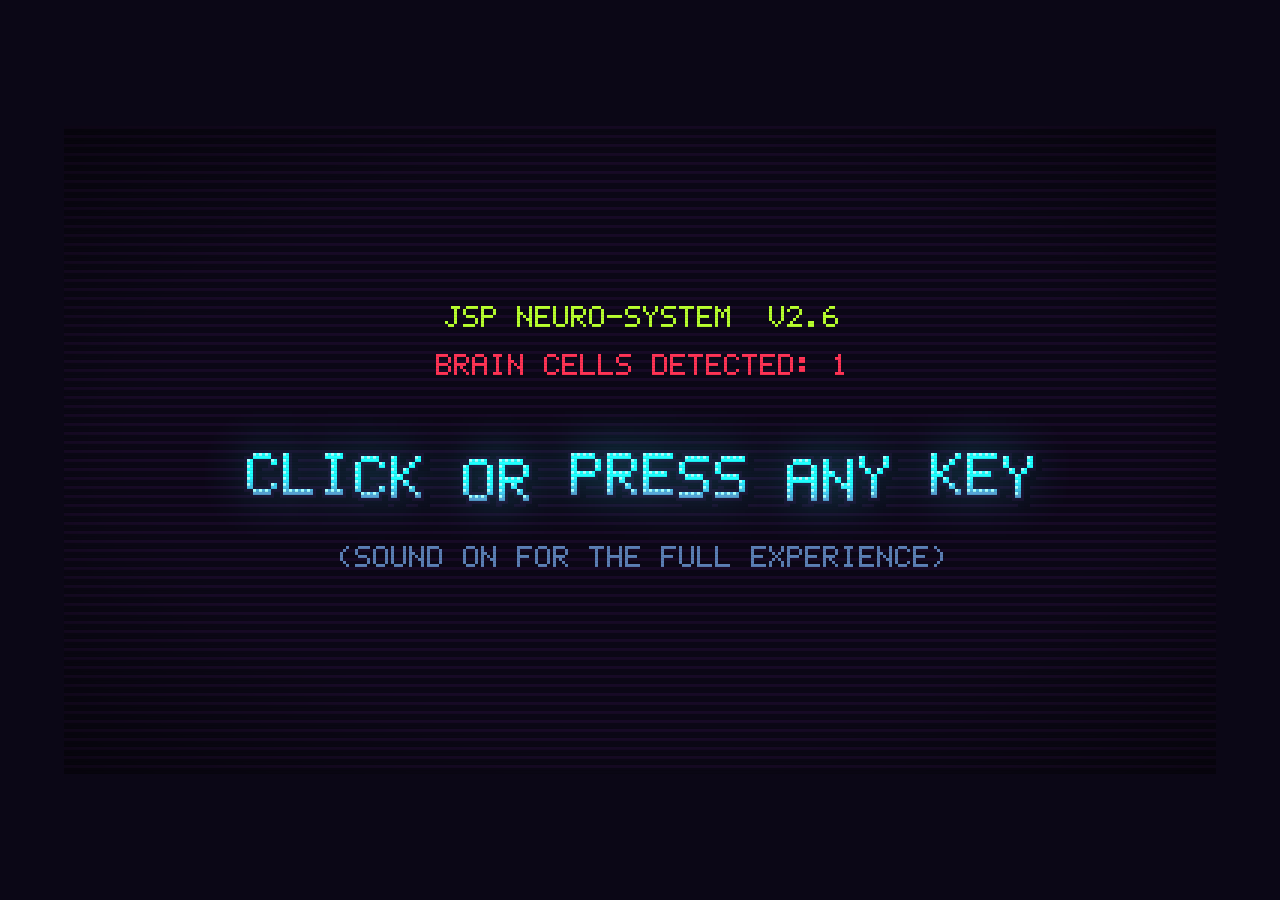
<file: games/last-cell/index.html>
<!DOCTYPE html>
<html lang="en">
<head>
<meta charset="utf-8">
<meta name="viewport" content="width=device-width, initial-scale=1, maximum-scale=1, user-scalable=no">
<title>LAST CELL STANDING — Jalapeño Seed Productions</title>
<style>
  html, body { margin: 0; height: 100%; background: #0b0716; overflow: hidden; touch-action: none; -webkit-user-select: none; user-select: none; }
  body { display: flex; align-items: center; justify-content: center; }
  #wrap { position: relative; line-height: 0; }
  #screen { image-rendering: pixelated; image-rendering: crisp-edges; display: block; background: #0b0716; touch-action: none; }
  /* CRT: scanlines + vignette at display resolution */
  #crt { position: absolute; inset: 0; pointer-events: none;
    background:
      repeating-linear-gradient(to bottom, rgba(0,0,0,0) 0px, rgba(0,0,0,0) 2px, rgba(0,0,0,0.16) 3px),
      radial-gradient(ellipse at center, rgba(0,0,0,0) 60%, rgba(0,0,0,0.45) 100%);
    mix-blend-mode: multiply; }
</style>
</head>
<body>
<div id="wrap"><canvas id="screen" width="384" height="216"></canvas><div id="crt"></div></div>
<script>
"use strict";
// ============================================================
//  LAST CELL STANDING — core: math, rng, noise, palette, font
//  Jalapeño Seed Productions
// ============================================================
const TAU = Math.PI * 2;
const DEG = Math.PI / 180;
function clamp(v, a, b) { return v < a ? a : v > b ? b : v; }
function lerp(a, b, t) { return a + (b - a) * t; }
function smoothstep(a, b, x) { const t = clamp((x - a) / (b - a), 0, 1); return t * t * (3 - 2 * t); }
function damp(a, b, rate, dt) { return lerp(a, b, 1 - Math.exp(-rate * dt)); }
function angDiff(a, b) { let d = (b - a) % TAU; if (d > Math.PI)
    d -= TAU; if (d < -Math.PI)
    d += TAU; return d; }
function dampAng(a, b, rate, dt) { return a + angDiff(a, b) * (1 - Math.exp(-rate * dt)); }
function hash1(n) { const s = Math.sin(n * 127.1 + 311.7) * 43758.5453; return s - Math.floor(s); }
function hash2(x, y) { const s = Math.sin(x * 127.1 + y * 311.7) * 43758.5453; return s - Math.floor(s); }
function vnoise1(x) { const i = Math.floor(x), f = x - i, u = f * f * (3 - 2 * f); return lerp(hash1(i), hash1(i + 1), u); }
function vnoise2(x, y) {
    const ix = Math.floor(x), iy = Math.floor(y), fx = x - ix, fy = y - iy;
    const ux = fx * fx * (3 - 2 * fx), uy = fy * fy * (3 - 2 * fy);
    const a = hash2(ix, iy), b = hash2(ix + 1, iy), c = hash2(ix, iy + 1), d = hash2(ix + 1, iy + 1);
    return lerp(lerp(a, b, ux), lerp(c, d, ux), uy);
}
class RNG {
    constructor(seed) { this.s = (seed >>> 0) || 1; }
    next() { let t = (this.s += 0x6D2B79F5); t = Math.imul(t ^ (t >>> 15), t | 1); t ^= t + Math.imul(t ^ (t >>> 7), t | 61); return ((t ^ (t >>> 14)) >>> 0) / 4294967296; }
    range(a, b) { return a + (b - a) * this.next(); }
    int(a, b) { return Math.floor(this.range(a, b + 1)); }
    pick(arr) { return arr[Math.floor(this.next() * arr.length) % arr.length]; }
}
const RND = new RNG(Date.now() & 0xffffff);
// ---------- colour (packed as ABGR for little-endian Uint32 view of ImageData) ----------
function rgb(r, g, b) { return ((255 << 24) | ((b & 255) << 16) | ((g & 255) << 8) | (r & 255)) >>> 0; }
function hex(h) { const n = parseInt(h.slice(1), 16); return rgb((n >> 16) & 255, (n >> 8) & 255, n & 255); }
function cR(c) { return c & 255; }
function cG(c) { return (c >>> 8) & 255; }
function cB(c) { return (c >>> 16) & 255; }
function shade(c, f) { return rgb(Math.min(255, cR(c) * f), Math.min(255, cG(c) * f), Math.min(255, cB(c) * f)); }
function mix(a, b, t) { return rgb(lerp(cR(a), cR(b), t), lerp(cG(a), cG(b), t), lerp(cB(a), cB(b), t)); }
function hsv(h, s, v) {
    h = ((h % 1) + 1) % 1;
    const i = Math.floor(h * 6), f = h * 6 - i;
    const p = v * (1 - s), q = v * (1 - f * s), t = v * (1 - (1 - f) * s);
    let r = 0, g = 0, b = 0;
    switch (i % 6) {
        case 0:
            r = v;
            g = t;
            b = p;
            break;
        case 1:
            r = q;
            g = v;
            b = p;
            break;
        case 2:
            r = p;
            g = v;
            b = t;
            break;
        case 3:
            r = p;
            g = q;
            b = v;
            break;
        case 4:
            r = t;
            g = p;
            b = v;
            break;
        default:
            r = v;
            g = p;
            b = q;
    }
    return rgb(r * 255, g * 255, b * 255);
}
// The palette — Earthworm Jim brights, Hollow Knight night-blues & bone white,
// Infantry Online olive/khaki, Jet Set Radio lime/pink, neon-Tokyo cyan/magenta, Tomba pinks & greens.
const P = {
    void: hex('#0b0716'), ink: hex('#170a26'), ink2: hex('#2a1640'),
    hkNight: hex('#121c36'), hkBlue: hex('#2b4a7e'), hkSteel: hex('#5b7fb5'), hkPale: hex('#e9eef7'), hkBone: hex('#c9d2e3'),
    ewjPurple: hex('#6a2c91'), ewjMagenta: hex('#c23cb0'), ewjOrange: hex('#f28a1e'), ewjYellow: hex('#ffd83a'),
    ewjGreen: hex('#6fd13a'), ewjRed: hex('#e0342f'), ewjBlue: hex('#3a6cf0'),
    brain: hex('#f39ab9'), brainLt: hex('#ffc6d9'), brainDk: hex('#c45a86'), brainDeep: hex('#7c2a57'),
    olive: hex('#5d6b38'), khaki: hex('#a89c68'), rust: hex('#8c4a2a'), gunmetal: hex('#4a5266'),
    jsrLime: hex('#b8ff2e'), jsrPink: hex('#ff4fa3'), jsrYellow: hex('#fff24a'), jsrTeal: hex('#1fc9b4'),
    neonCyan: hex('#19f3ff'), neonMag: hex('#ff2bd6'), neonViolet: hex('#a35bff'), neonRed: hex('#ff3355'),
    tombaPink: hex('#ff7eb6'), tombaGreen: hex('#3fb34f'),
    white: hex('#ffffff'), cream: hex('#fff1cf'), paper: hex('#f4efe6'), ash: hex('#5a5a6e'), smoke: hex('#9a98b0'),
    ember: hex('#ff5a1a'), fire: hex('#ffb12a'), gold: hex('#ffc93a'), brown: hex('#6b3a22'), wood: hex('#4a2a1a'),
    glassG: hex('#2f8a52'), amber: hex('#d9831e'), money: hex('#5aa04a'), moneyLt: hex('#a8dc8a'),
    black: hex('#000000'),
};
// ---------- 5x7 bitmap font ----------
const GLYPHS = {
    'A': [14, 17, 17, 31, 17, 17, 17], 'B': [30, 17, 17, 30, 17, 17, 30], 'C': [14, 17, 16, 16, 16, 17, 14], 'D': [30, 17, 17, 17, 17, 17, 30],
    'E': [31, 16, 16, 30, 16, 16, 31], 'F': [31, 16, 16, 30, 16, 16, 16], 'G': [14, 17, 16, 23, 17, 17, 15], 'H': [17, 17, 17, 31, 17, 17, 17],
    'I': [14, 4, 4, 4, 4, 4, 14], 'J': [7, 2, 2, 2, 2, 18, 12], 'K': [17, 18, 20, 24, 20, 18, 17], 'L': [16, 16, 16, 16, 16, 16, 31],
    'M': [17, 27, 21, 21, 17, 17, 17], 'N': [17, 17, 25, 21, 19, 17, 17], 'O': [14, 17, 17, 17, 17, 17, 14], 'P': [30, 17, 17, 30, 16, 16, 16],
    'Q': [14, 17, 17, 17, 21, 18, 13], 'R': [30, 17, 17, 30, 20, 18, 17], 'S': [15, 16, 16, 14, 1, 1, 30], 'T': [31, 4, 4, 4, 4, 4, 4],
    'U': [17, 17, 17, 17, 17, 17, 14], 'V': [17, 17, 17, 17, 17, 10, 4], 'W': [17, 17, 17, 21, 21, 21, 10], 'X': [17, 17, 10, 4, 10, 17, 17],
    'Y': [17, 17, 10, 4, 4, 4, 4], 'Z': [31, 1, 2, 4, 8, 16, 31], 'Ñ': [13, 22, 17, 25, 21, 19, 17], 'Ō': [31, 0, 14, 17, 17, 17, 14],
    '0': [14, 17, 19, 21, 25, 17, 14], '1': [4, 12, 4, 4, 4, 4, 14], '2': [14, 17, 1, 2, 4, 8, 31], '3': [31, 2, 4, 2, 1, 17, 14],
    '4': [2, 6, 10, 18, 31, 2, 2], '5': [31, 16, 30, 1, 1, 17, 14], '6': [6, 8, 16, 30, 17, 17, 14], '7': [31, 1, 2, 4, 8, 8, 8],
    '8': [14, 17, 17, 14, 17, 17, 14], '9': [14, 17, 17, 15, 1, 2, 12],
    ' ': [0, 0, 0, 0, 0, 0, 0], '.': [0, 0, 0, 0, 0, 12, 12], ',': [0, 0, 0, 0, 12, 4, 8], '!': [4, 4, 4, 4, 4, 0, 4],
    '?': [14, 17, 1, 2, 4, 0, 4], ':': [0, 12, 12, 0, 12, 12, 0], "'": [4, 4, 8, 0, 0, 0, 0], '"': [10, 10, 0, 0, 0, 0, 0],
    '-': [0, 0, 0, 31, 0, 0, 0], '+': [0, 4, 4, 31, 4, 4, 0], '%': [24, 25, 2, 4, 8, 19, 3], '/': [1, 1, 2, 4, 8, 16, 16],
    '(': [2, 4, 8, 8, 8, 4, 2], ')': [8, 4, 2, 2, 2, 4, 8], '*': [0, 4, 21, 14, 21, 4, 0], '<': [2, 4, 8, 16, 8, 4, 2],
    '>': [8, 4, 2, 1, 2, 4, 8], '=': [0, 0, 31, 0, 31, 0, 0], '#': [10, 10, 31, 10, 31, 10, 10], '&': [12, 18, 20, 8, 21, 18, 13],
    '$': [4, 15, 20, 14, 5, 30, 4], '@': [0, 10, 31, 31, 14, 4, 0], '^': [4, 14, 21, 4, 4, 4, 0], '~': [0, 0, 8, 21, 2, 0, 0],
    '_': [0, 0, 0, 0, 0, 0, 31], '|': [4, 4, 4, 4, 4, 4, 4], '[': [14, 8, 8, 8, 8, 8, 14], ']': [14, 2, 2, 2, 2, 2, 14],
    '{': [4, 14, 31, 31, 31, 14, 4], // filled "brain" pip
    '}': [0, 4, 14, 31, 14, 4, 0], // diamond
    '`': [0, 4, 6, 31, 6, 4, 0],
    '©': [14, 17, 23, 25, 23, 17, 14], // right arrow
    ';': [4, 14, 31, 4, 4, 4, 4], // up arrow (fat)
};

"use strict";
// ============================================================
//  Custom software renderer: colour buffer, depth buffer, object-id
//  buffer (for cartoon outlines) and an emissive buffer for neon bloom.
// ============================================================
const SW = 384, SH = 216;
const BAYER = [0, 8, 2, 10, 12, 4, 14, 6, 3, 11, 1, 9, 15, 7, 13, 5].map(v => (v + 0.5) / 16);
const FAR = 1e9;
class Renderer {
    constructor(canvas) {
        this.hw = SW >> 1;
        this.hh = SH >> 1;
        this.frame = 0;
        this.canvas = canvas;
        canvas.width = SW;
        canvas.height = SH;
        this.ctx = canvas.getContext('2d');
        this.img = this.ctx.createImageData(SW, SH);
        this.buf = new Uint32Array(this.img.data.buffer);
        const n = SW * SH, hn = this.hw * this.hh;
        this.zb = new Float32Array(n);
        this.id = new Uint16Array(n);
        this.gR = new Float32Array(n);
        this.gG = new Float32Array(n);
        this.gB = new Float32Array(n);
        this.hR = new Float32Array(hn);
        this.hG = new Float32Array(hn);
        this.hB = new Float32Array(hn);
        this.tR = new Float32Array(hn);
        this.tG = new Float32Array(hn);
        this.tB = new Float32Array(hn);
        this.scratch = new Uint32Array(n);
    }
    begin() { this.zb.fill(FAR); this.id.fill(0); this.gR.fill(0); this.gG.fill(0); this.gB.fill(0); this.frame++; }
    clear(c) { this.buf.fill(c); }
    glow(i, c, s) { this.gR[i] += cR(c) * s; this.gG[i] += cG(c) * s; this.gB[i] += cB(c) * s; }
    // ---------- 2D primitives (no depth) ----------
    px(x, y, c) { x |= 0; y |= 0; if (x >= 0 && y >= 0 && x < SW && y < SH)
        this.buf[y * SW + x] = c; }
    pxa(x, y, c, a) {
        x |= 0;
        y |= 0;
        if (x < 0 || y < 0 || x >= SW || y >= SH)
            return;
        const i = y * SW + x;
        this.buf[i] = mix(this.buf[i], c, a);
    }
    rect(x, y, w, h, c) {
        let x0 = Math.max(0, x | 0), y0 = Math.max(0, y | 0), x1 = Math.min(SW, (x + w) | 0), y1 = Math.min(SH, (y + h) | 0);
        for (let yy = y0; yy < y1; yy++)
            this.buf.fill(c, yy * SW + x0, yy * SW + x1);
    }
    rectA(x, y, w, h, c, a) {
        let x0 = Math.max(0, x | 0), y0 = Math.max(0, y | 0), x1 = Math.min(SW, (x + w) | 0), y1 = Math.min(SH, (y + h) | 0);
        const r = cR(c), g = cG(c), b = cB(c);
        for (let yy = y0; yy < y1; yy++)
            for (let xx = x0; xx < x1; xx++) {
                const i = yy * SW + xx, d = this.buf[i];
                this.buf[i] = rgb(cR(d) + (r - cR(d)) * a, cG(d) + (g - cG(d)) * a, cB(d) + (b - cB(d)) * a);
            }
    }
    // dithered translucent rect (retro checker transparency)
    rectD(x, y, w, h, c, level) {
        let x0 = Math.max(0, x | 0), y0 = Math.max(0, y | 0), x1 = Math.min(SW, (x + w) | 0), y1 = Math.min(SH, (y + h) | 0);
        for (let yy = y0; yy < y1; yy++)
            for (let xx = x0; xx < x1; xx++)
                if (BAYER[(yy & 3) * 4 + (xx & 3)] < level)
                    this.buf[yy * SW + xx] = c;
    }
    frame2(x, y, w, h, c) { this.rect(x, y, w, 1, c); this.rect(x, y + h - 1, w, 1, c); this.rect(x, y, 1, h, c); this.rect(x + w - 1, y, 1, h, c); }
    circle(cx, cy, r, c) {
        const r2 = r * r;
        for (let y = -Math.ceil(r); y <= Math.ceil(r); y++)
            for (let x = -Math.ceil(r); x <= Math.ceil(r); x++)
                if (x * x + y * y <= r2)
                    this.px(cx + x, cy + y, c);
    }
    ring(cx, cy, r, th, c, glowS = 0) {
        const ro = r * r, ri = (r - th) * (r - th);
        for (let y = -Math.ceil(r); y <= Math.ceil(r); y++)
            for (let x = -Math.ceil(r); x <= Math.ceil(r); x++) {
                const d = x * x + y * y;
                if (d <= ro && d >= ri) {
                    const X = (cx + x) | 0, Y = (cy + y) | 0;
                    if (X < 0 || Y < 0 || X >= SW || Y >= SH)
                        continue;
                    this.buf[Y * SW + X] = c;
                    if (glowS)
                        this.glow(Y * SW + X, c, glowS);
                }
            }
    }
    line(x0, y0, x1, y1, c) {
        const dx = x1 - x0, dy = y1 - y0, n = Math.max(1, Math.ceil(Math.max(Math.abs(dx), Math.abs(dy))));
        for (let i = 0; i <= n; i++)
            this.px(x0 + dx * i / n, y0 + dy * i / n, c);
    }
    // ---------- depth-tested billboards ----------
    discZ(cx, cy, z, r, c, glowS = 0, dither = 1) {
        const R = clamp(r, 0.5, 16), r2 = R * R, ir = Math.ceil(R);
        const xc = Math.round(cx), yc = Math.round(cy);
        for (let y = -ir; y <= ir; y++) {
            const Y = yc + y;
            if (Y < 0 || Y >= SH)
                continue;
            for (let x = -ir; x <= ir; x++) {
                const X = xc + x;
                if (X < 0 || X >= SW)
                    continue;
                if (x * x + y * y > r2)
                    continue;
                if (dither < 1 && BAYER[(Y & 3) * 4 + (X & 3)] >= dither)
                    continue;
                const i = Y * SW + X;
                if (z >= this.zb[i])
                    continue;
                this.buf[i] = c;
                if (glowS)
                    this.glow(i, c, glowS);
            }
        }
    }
    lineZ(x0, y0, x1, y1, z, c, th, glowS = 0) {
        const dx = x1 - x0, dy = y1 - y0, n = Math.max(1, Math.ceil(Math.max(Math.abs(dx), Math.abs(dy))));
        if (n > 300)
            return;
        for (let i = 0; i <= n; i++)
            this.discZ(x0 + dx * i / n, y0 + dy * i / n, z, th, c, glowS);
    }
    // ---------- text ----------
    textW(s, sc = 1) { return s.length * 6 * sc - sc; }
    glyph(ch, x, y, c, sc = 1) {
        const g = GLYPHS[ch] || GLYPHS['?'];
        for (let r = 0; r < 7; r++) {
            const row = g[r];
            if (!row)
                continue;
            for (let b = 0; b < 5; b++)
                if (row & (16 >> b)) {
                    if (sc === 1)
                        this.px(x + b, y + r, c);
                    else
                        this.rect(x + b * sc, y + r * sc, sc, sc, c);
                }
        }
    }
    text(s, x, y, c, sc = 1, shadow = -1) {
        s = s.toUpperCase();
        if (shadow >= 0)
            for (let i = 0; i < s.length; i++)
                this.glyph(s[i], x + i * 6 * sc + sc, y + sc, shadow, sc);
        for (let i = 0; i < s.length; i++)
            this.glyph(s[i], x + i * 6 * sc, y, c, sc);
    }
    textC(s, cx, y, c, sc = 1, shadow = -1) { this.text(s, Math.round(cx - this.textW(s, sc) / 2), y, c, sc, shadow); }
    // Chunky cartoon lettering: thick ink outline, 2-tone vertical gradient, drop shadow, optional wobble.
    bigText(s, x, y, sc, top, bot, outline = P.ink, wave = 0, t = 0, glowS = 0) {
        s = s.toUpperCase();
        for (let pass = 0; pass < 3; pass++) {
            for (let i = 0; i < s.length; i++) {
                const g = GLYPHS[s[i]] || GLYPHS['?'];
                const ox = x + i * 6 * sc, oy = y + Math.round(Math.sin(t * 6 + i * 0.7) * wave);
                for (let r = 0; r < 7; r++) {
                    const row = g[r];
                    if (!row)
                        continue;
                    for (let b = 0; b < 5; b++)
                        if (row & (16 >> b)) {
                            const px = ox + b * sc, py = oy + r * sc;
                            if (pass === 0)
                                this.rect(px - 1 + 2, py - 1 + 2, sc + 2, sc + 2, P.void); // shadow
                            else if (pass === 1)
                                this.rect(px - 1, py - 1, sc + 2, sc + 2, outline); // outline
                            else {
                                for (let yy = 0; yy < sc; yy++) {
                                    const tt = (r * sc + yy) / (7 * sc);
                                    const c = tt < 0.5 ? mix(top, shade(top, 1.15), 1 - tt * 2) : mix(top, bot, (tt - 0.5) * 2);
                                    this.rect(px, py + yy, sc, 1, c);
                                    if (glowS)
                                        for (let xx = 0; xx < sc; xx++) {
                                            const X = px + xx, Y = py + yy;
                                            if (X >= 0 && Y >= 0 && X < SW && Y < SH)
                                                this.glow(Y * SW + X, c, glowS);
                                        }
                                }
                                if (sc >= 2)
                                    this.rect(px, py, Math.max(1, sc >> 1), 1, mix(top, P.white, 0.6)); // specular nick
                            }
                        }
                }
            }
        }
    }
    bigTextC(s, cx, y, sc, top, bot, outline = P.ink, wave = 0, t = 0, glowS = 0) {
        this.bigText(s, Math.round(cx - this.textW(s, sc) / 2), y, sc, top, bot, outline, wave, t, glowS);
    }
    // ---------- post ----------
    // 1px cartoon outline around sprite-stacked objects (Earthworm-Jim ink line)
    outline(c) {
        const id = this.id, zb = this.zb, buf = this.buf, mark = this.scratch;
        let n = 0;
        for (let y = 1; y < SH - 1; y++) {
            for (let x = 1; x < SW - 1; x++) {
                const i = y * SW + x;
                if (id[i])
                    continue;
                const z = zb[i];
                if ((id[i - 1] && zb[i - 1] < z) || (id[i + 1] && zb[i + 1] < z) || (id[i - SW] && zb[i - SW] < z) || (id[i + SW] && zb[i + SW] < z))
                    mark[n++] = i;
            }
        }
        for (let k = 0; k < n; k++) {
            const i = mark[k];
            let best = FAR;
            if (id[i - 1] && zb[i - 1] < best)
                best = zb[i - 1];
            if (id[i + 1] && zb[i + 1] < best)
                best = zb[i + 1];
            if (id[i - SW] && zb[i - SW] < best)
                best = zb[i - SW];
            if (id[i + SW] && zb[i + SW] < best)
                best = zb[i + SW];
            buf[i] = c;
            zb[i] = best;
        }
    }
    // Neon bloom: downsample emissive buffer, separable blur, bilinear add.
    bloom(strength) {
        const hw = this.hw, hh = this.hh, hR = this.hR, hG = this.hG, hB = this.hB, tR = this.tR, tG = this.tG, tB = this.tB;
        const gR = this.gR, gG = this.gG, gB = this.gB;
        for (let y = 0; y < hh; y++)
            for (let x = 0; x < hw; x++) {
                const i = (y * 2) * SW + x * 2, o = y * hw + x;
                hR[o] = (gR[i] + gR[i + 1] + gR[i + SW] + gR[i + SW + 1]) * 0.25;
                hG[o] = (gG[i] + gG[i + 1] + gG[i + SW] + gG[i + SW + 1]) * 0.25;
                hB[o] = (gB[i] + gB[i + 1] + gB[i + SW] + gB[i + SW + 1]) * 0.25;
            }
        const R = 4, norm = 1 / (2 * R + 1);
        for (let pass = 0; pass < 2; pass++) {
            // horizontal h -> t
            for (let y = 0; y < hh; y++) {
                let sr = 0, sg = 0, sb = 0;
                const row = y * hw;
                for (let k = -R; k <= R; k++) {
                    const xx = clamp(k, 0, hw - 1);
                    sr += hR[row + xx];
                    sg += hG[row + xx];
                    sb += hB[row + xx];
                }
                for (let x = 0; x < hw; x++) {
                    tR[row + x] = sr * norm;
                    tG[row + x] = sg * norm;
                    tB[row + x] = sb * norm;
                    const a = clamp(x - R, 0, hw - 1), b = clamp(x + R + 1, 0, hw - 1);
                    sr += hR[row + b] - hR[row + a];
                    sg += hG[row + b] - hG[row + a];
                    sb += hB[row + b] - hB[row + a];
                }
            }
            // vertical t -> h
            for (let x = 0; x < hw; x++) {
                let sr = 0, sg = 0, sb = 0;
                for (let k = -R; k <= R; k++) {
                    const yy = clamp(k, 0, hh - 1) * hw + x;
                    sr += tR[yy];
                    sg += tG[yy];
                    sb += tB[yy];
                }
                for (let y = 0; y < hh; y++) {
                    const o = y * hw + x;
                    hR[o] = sr * norm;
                    hG[o] = sg * norm;
                    hB[o] = sb * norm;
                    const a = clamp(y - R, 0, hh - 1) * hw + x, b = clamp(y + R + 1, 0, hh - 1) * hw + x;
                    sr += tR[b] - tR[a];
                    sg += tG[b] - tG[a];
                    sb += tB[b] - tB[a];
                }
            }
        }
        const buf = this.buf;
        for (let y = 0; y < SH; y++) {
            const fy = clamp((y - 0.5) * 0.5, 0, hh - 1.001), y0 = fy | 0, ty = fy - y0, y1 = Math.min(hh - 1, y0 + 1);
            for (let x = 0; x < SW; x++) {
                const fx = clamp((x - 0.5) * 0.5, 0, hw - 1.001), x0 = fx | 0, tx = fx - x0, x1 = Math.min(hw - 1, x0 + 1);
                const a = y0 * hw + x0, b = y0 * hw + x1, c = y1 * hw + x0, d = y1 * hw + x1;
                const w0 = (1 - tx) * (1 - ty), w1 = tx * (1 - ty), w2 = (1 - tx) * ty, w3 = tx * ty;
                const r = (hR[a] * w0 + hR[b] * w1 + hR[c] * w2 + hR[d] * w3) * strength;
                const g = (hG[a] * w0 + hG[b] * w1 + hG[c] * w2 + hG[d] * w3) * strength;
                const bl = (hB[a] * w0 + hB[b] * w1 + hB[c] * w2 + hB[d] * w3) * strength;
                if (r + g + bl < 3)
                    continue;
                const i = y * SW + x, p = buf[i];
                buf[i] = rgb(Math.min(255, cR(p) + r), Math.min(255, cG(p) + g), Math.min(255, cB(p) + bl));
            }
        }
    }
    // hallucination: row-wobble + channel rotation
    trip(amount, t) {
        if (amount <= 0)
            return;
        const buf = this.buf, sc = this.scratch;
        sc.set(buf);
        const amp = amount * 6;
        for (let y = 0; y < SH; y++) {
            const off = Math.round(Math.sin(y * 0.09 + t * 5) * amp + Math.sin(y * 0.031 - t * 3) * amp * 0.5);
            for (let x = 0; x < SW; x++) {
                const sx = clamp(x + off, 0, SW - 1), c = sc[y * SW + sx];
                const r = cR(c), g = cG(c), b = cB(c), k = (Math.sin(t * 2 + y * 0.02) * 0.5 + 0.5) * amount;
                buf[y * SW + x] = rgb(lerp(r, g, k), lerp(g, b, k), lerp(b, r, k));
            }
        }
    }
    // chromatic split on damage
    chroma(off) {
        if (off < 1)
            return;
        const buf = this.buf, sc = this.scratch;
        sc.set(buf);
        off = Math.round(off);
        for (let y = 0; y < SH; y++)
            for (let x = 0; x < SW; x++) {
                const i = y * SW + x, l = sc[y * SW + Math.max(0, x - off)], r = sc[y * SW + Math.min(SW - 1, x + off)], m = sc[i];
                buf[i] = rgb(cR(l), cG(m), cB(r));
            }
    }
    flashScreen(c, a) { if (a > 0.01)
        this.rectA(0, 0, SW, SH, c, Math.min(1, a)); }
    present() { this.ctx.putImageData(this.img, 0, 0); }
}

"use strict";
// ============================================================
//  Camera: a single continuous parameter space (yaw, pitch, distance,
//  zoom, lift...) that every view mode is just a point in. Switching
//  modes damps every parameter toward the new point, so the camera
//  swings/cranes between Side / Iso / Top-down / Third-person — no cuts.
// ============================================================
const CAM_MODES = [
    { name: 'SIDE-SCROLL', yaw: 0, pitch: 17 * DEG, dist: 700, zoom: 1.9, lift: 24, ahead: 40, yFollow: 0.35 },
    { name: 'ISOMETRIC', yaw: 38 * DEG, pitch: 37 * DEG, dist: 700, zoom: 1.65, lift: 12, ahead: 34, yFollow: 0.6 },
    { name: 'TOP-DOWN', yaw: 0, pitch: 82 * DEG, dist: 700, zoom: 1.5, lift: 0, ahead: 30, yFollow: 0.55 },
    { name: 'THIRD-PERSON', yaw: 90 * DEG, pitch: 13 * DEG, dist: 92, zoom: 2.15, lift: 24, ahead: 30, yFollow: 1.0 },
];
class Camera {
    constructor() {
        this.mode = 0;
        this.yaw = 0;
        this.pitch = 17 * DEG;
        this.ldist = Math.log(700);
        this.zoom = 1.9;
        this.lift = 24;
        this.ahead = 40;
        this.yFollow = 0.35;
        this.tx = 0;
        this.ty = 50;
        this.tz = 0;
        this.aheadSign = 1;
        // derived
        this.cx = 0;
        this.cy = 0;
        this.cz = 0;
        this.r0 = 1;
        this.r1 = 0;
        this.u0 = 0;
        this.u1 = 0;
        this.u2 = 1;
        this.f0 = 0;
        this.f1 = 1;
        this.f2 = 0;
        this.F = 1;
        this.sx0 = SW / 2;
        this.sy0 = SH / 2;
        this.shakeX = 0;
        this.shakeY = 0;
        this.shakeAmt = 0;
        this.near = 6;
        this.override = null; // cinematic override
        this.rate = 2.6;
    }
    setMode(i) { this.mode = ((i % CAM_MODES.length) + CAM_MODES.length) % CAM_MODES.length; }
    snap(m) { this.yaw = m.yaw; this.pitch = m.pitch; this.ldist = Math.log(m.dist); this.zoom = m.zoom; this.lift = m.lift; this.ahead = m.ahead; this.yFollow = m.yFollow; }
    get modeName() { return CAM_MODES[this.mode].name; }
    // 0..1 how "third-person" the current blend is (used to extend draw distance)
    get thirdness() { return clamp(this.yaw / (90 * DEG), 0, 1) * clamp(1 - (Math.exp(this.ldist) - 92) / 600, 0, 1); }
    update(dt, px, py, pz, facing) {
        const m = this.override || CAM_MODES[this.mode];
        const k = this.rate;
        this.yaw = dampAng(this.yaw, m.yaw, k, dt);
        this.pitch = damp(this.pitch, m.pitch, k, dt);
        this.ldist = damp(this.ldist, Math.log(m.dist), k, dt);
        this.zoom = damp(this.zoom, m.zoom, k, dt);
        this.lift = damp(this.lift, m.lift, k, dt);
        this.ahead = damp(this.ahead, m.ahead, k, dt);
        this.yFollow = damp(this.yFollow, m.yFollow, k, dt);
        this.aheadSign = damp(this.aheadSign, facing, 2.2, dt);
        const gx = px + this.ahead * this.aheadSign * (1 - this.thirdness) + this.ahead * this.thirdness;
        const gy = lerp(52, py, this.yFollow);
        this.tx = damp(this.tx, gx, 7, dt);
        this.ty = damp(this.ty, gy, 6, dt);
        this.tz = damp(this.tz, pz, 5, dt);
        this.shakeAmt = Math.max(0, this.shakeAmt - dt * 18);
        this.shakeX = (Math.random() * 2 - 1) * this.shakeAmt;
        this.shakeY = (Math.random() * 2 - 1) * this.shakeAmt;
        this.compute();
    }
    shake(a) { this.shakeAmt = Math.max(this.shakeAmt, a); }
    compute() {
        const cy = Math.cos(this.yaw), sy = Math.sin(this.yaw), cp = Math.cos(this.pitch), sp = Math.sin(this.pitch);
        this.f0 = sy * cp;
        this.f1 = cy * cp;
        this.f2 = -sp;
        this.r0 = cy;
        this.r1 = -sy;
        this.u0 = sy * sp;
        this.u1 = cy * sp;
        this.u2 = cp;
        const dist = Math.exp(this.ldist);
        const tx = this.tx, ty = this.ty, tz = this.tz + this.lift;
        this.cx = tx - this.f0 * dist;
        this.cy = ty - this.f1 * dist;
        this.cz = tz - this.f2 * dist;
        this.F = this.zoom * dist;
    }
    project(x, y, z, o) {
        const dx = x - this.cx, dy = y - this.cy, dz = z - this.cz;
        const zc = dx * this.f0 + dy * this.f1 + dz * this.f2;
        if (zc < this.near)
            return false;
        const xc = dx * this.r0 + dy * this.r1;
        const yc = dx * this.u0 + dy * this.u1 + dz * this.u2;
        const s = this.F / zc;
        o.x = this.sx0 + xc * s + this.shakeX;
        o.y = this.sy0 - yc * s + this.shakeY;
        o.z = zc;
        o.s = s;
        return true;
    }
    depth(x, y, z) { return (x - this.cx) * this.f0 + (y - this.cy) * this.f1 + (z - this.cz) * this.f2; }
    // Convert a screen-space stick direction into a world xy direction (camera-relative controls)
    stickToWorld(ix, iy) {
        // screen right = r, screen up (on ground) = forward projected
        const fl = Math.hypot(this.f0, this.f1) || 1;
        const fx = this.f0 / fl, fy = this.f1 / fl;
        return [ix * this.r0 + (-iy) * fx, ix * this.r1 + (-iy) * fy];
    }
}

"use strict";
// ============================================================
//  Sprite stacking: models are voxel volumes baked into horizontal
//  slices. Each slice is drawn as an affine-mapped textured plane at
//  its height — under ANY camera yaw/pitch — with per-pixel depth, so
//  stacks intersect the terrain and each other correctly.
// ============================================================
function M(c, e = 0) { return { c, e }; }
class VoxModel {
    constructor(w, d, h) {
        this.w = w;
        this.d = d;
        this.h = h;
        this.cols = [];
        this.emi = [];
        for (let k = 0; k < h; k++) {
            this.cols.push(new Uint32Array(w * d));
            this.emi.push(new Uint8Array(w * d));
        }
    }
}
function ell(x, y, z, cx, cy, cz, rx, ry, rz) {
    const a = (x - cx) / rx, b = (y - cy) / ry, c = (z - cz) / rz;
    return a * a + b * b + c * c;
}
function segDist(px, py, pz, ax, ay, az, bx, by, bz) {
    const vx = bx - ax, vy = by - ay, vz = bz - az, wx = px - ax, wy = py - ay, wz = pz - az;
    const L = vx * vx + vy * vy + vz * vz;
    let t = L > 0 ? (wx * vx + wy * vy + wz * vz) / L : 0;
    t = clamp(t, 0, 1);
    const dx = wx - vx * t, dy = wy - vy * t, dz = wz - vz * t;
    return Math.sqrt(dx * dx + dy * dy + dz * dz);
}
// Build + bake lighting/AO into the slices.
function buildModel(w, d, h, f) {
    const grid = new Array(w * d * h);
    for (let z = 0; z < h; z++)
        for (let y = 0; y < d; y++)
            for (let x = 0; x < w; x++)
                grid[(z * d + y) * w + x] = f(x + 0.5, y + 0.5, z + 0.5);
    const solid = (x, y, z) => x >= 0 && y >= 0 && z >= 0 && x < w && y < d && z < h && !!grid[(z * d + y) * w + x];
    const m = new VoxModel(w, d, h);
    for (let z = 0; z < h; z++)
        for (let y = 0; y < d; y++)
            for (let x = 0; x < w; x++) {
                const mt = grid[(z * d + y) * w + x];
                if (!mt)
                    continue;
                let c = mt.c;
                if (mt.e < 0.5) {
                    let f = 0.8 + 0.2 * (z / h);
                    if (!solid(x, y, z + 1))
                        f = 1.12;
                    if (!solid(x, y - 1, z))
                        f += 0.07;
                    if (!solid(x + 1, y, z))
                        f += 0.05;
                    if (!solid(x, y, z - 1) && z > 0)
                        f *= 0.82;
                    let occ = 0;
                    for (let oy = -1; oy <= 1; oy++)
                        for (let ox = -1; ox <= 1; ox++)
                            if ((ox || oy) && solid(x + ox, y + oy, z + 1))
                                occ++;
                    f *= 1 - occ * 0.03;
                    c = shade(c, f);
                }
                m.cols[z][y * w + x] = c | 0xff000000;
                m.emi[z][y * w + x] = Math.round(mt.e * 255);
            }
    return m;
}
const _pc = { x: 0, y: 0, z: 0, s: 0 }, _pu = { x: 0, y: 0, z: 0, s: 0 }, _pv = { x: 0, y: 0, z: 0, s: 0 }, _pz = { x: 0, y: 0, z: 0, s: 0 };
function drawStack(R, cam, m, ox, oy, oz, yaw, vs, o = {}) {
    const cyw = Math.cos(yaw), syw = Math.sin(yaw);
    const fx = cyw * vs, fy = syw * vs, lx = -syw * vs, ly = cyw * vs;
    // vertical spacing on screen → sub-slices to avoid gaps at low pitch
    if (!cam.project(ox, oy, oz, _pc) || !cam.project(ox, oy, oz + vs, _pz))
        return;
    const sp = Math.hypot(_pz.x - _pc.x, _pz.y - _pc.y);
    const nSub = clamp(Math.ceil(sp), 1, 6);
    const buf = R.buf, zb = R.zb, idb = R.id;
    const id = o.id || 1, flash = o.flash || 0, ghost = o.ghost || 0, glowMul = o.glowMul === undefined ? 1 : o.glowMul;
    const hue = o.hue || 0, tintAmt = o.tintAmt || 0, tint = o.tint || 0;
    const frame = R.frame;
    const hw = m.w / 2, hd = m.d / 2;
    for (let k = 0; k < m.h; k++) {
        const cols = m.cols[k], emi = m.emi[k];
        for (let s = 0; s < nSub; s++) {
            const z = oz + (k + s / nSub) * vs;
            if (!cam.project(ox, oy, z, _pc))
                continue;
            if (!cam.project(ox + fx, oy + fy, z, _pu))
                continue;
            if (!cam.project(ox + lx, oy + ly, z, _pv))
                continue;
            const a = _pu.x - _pc.x, b = _pv.x - _pc.x, c = _pu.y - _pc.y, d = _pv.y - _pc.y;
            const det = a * d - b * c;
            if (Math.abs(det) < 1e-3)
                continue;
            const dzu = _pu.z - _pc.z, dzv = _pv.z - _pc.z;
            // bbox of slice parallelogram
            const ex = Math.abs(a) * hw + Math.abs(b) * hd, ey = Math.abs(c) * hw + Math.abs(d) * hd;
            const x0 = Math.max(0, Math.floor(_pc.x - ex)), x1 = Math.min(SW - 1, Math.ceil(_pc.x + ex));
            const y0 = Math.max(0, Math.floor(_pc.y - ey)), y1 = Math.min(SH - 1, Math.ceil(_pc.y + ey));
            if (x0 > x1 || y0 > y1)
                continue;
            const idt = 1 / det;
            const dux = d * idt, dvx = -c * idt, duy = -b * idt, dvy = a * idt;
            for (let y = y0; y <= y1; y++) {
                const ry = y + 0.5 - _pc.y, rx0 = x0 + 0.5 - _pc.x;
                let fu = (d * rx0 - b * ry) * idt + hw, fv = (-c * rx0 + a * ry) * idt + hd;
                let row = y * SW + x0;
                for (let x = x0; x <= x1; x++, row++, fu += dux, fv += dvx) {
                    if (fu < 0 || fv < 0 || fu >= m.w || fv >= m.d)
                        continue;
                    const ti = (fv | 0) * m.w + (fu | 0);
                    let col = cols[ti];
                    if (!col)
                        continue;
                    if (ghost && ((x + y + (frame >> 1)) & 1))
                        continue;
                    const dep = _pc.z + (fu - hw) * dzu + (fv - hd) * dzv - k * 0.001;
                    if (dep >= zb[row])
                        continue;
                    const e = emi[ti];
                    if (hue)
                        col = hueRot(col, hue);
                    if (tintAmt)
                        col = mix(col, tint, tintAmt);
                    const gcol = col;
                    if (flash > 0)
                        col = mix(col, P.white, flash * 0.85);
                    if (o.silhouette)
                        col = o.silhouette;
                    buf[row] = col;
                    zb[row] = dep;
                    idb[row] = id;
                    if (e && glowMul > 0)
                        R.glow(row, gcol, (e / 255) * 0.9 * glowMul * (1 - flash * 0.6));
                }
                void duy;
                void dvy;
            }
        }
    }
}
function hueRot(c, t) {
    const r = cR(c), g = cG(c), b = cB(c);
    const k = (Math.sin(t) * 0.5 + 0.5), j = (Math.sin(t + 2.1) * 0.5 + 0.5);
    return rgb(lerp(r, g, k), lerp(g, b, j), lerp(b, r, k * j + 0.2));
}
// Fake drop-shadow blob on the ground under an object (depth tested)
function drawShadow(R, cam, x, y, gz, rad, alpha) {
    const n = 10, pts = [];
    const p = { x: 0, y: 0, z: 0, s: 0 };
    if (!cam.project(x, y, gz + 0.3, p))
        return;
    const cxs = p.x, cys = p.y, cz = p.z;
    let rx = 0, ry = 0;
    for (let i = 0; i < n; i++) {
        const a = (i / n) * TAU;
        if (!cam.project(x + Math.cos(a) * rad, y + Math.sin(a) * rad, gz + 0.3, p))
            return;
        rx = Math.max(rx, Math.abs(p.x - cxs));
        ry = Math.max(ry, Math.abs(p.y - cys));
    }
    void pts;
    const x0 = Math.floor(cxs - rx), x1 = Math.ceil(cxs + rx), y0 = Math.floor(cys - ry), y1 = Math.ceil(cys + ry);
    for (let yy = Math.max(0, y0); yy <= Math.min(SH - 1, y1); yy++)
        for (let xx = Math.max(0, x0); xx <= Math.min(SW - 1, x1); xx++) {
            const dx = (xx + 0.5 - cxs) / (rx || 1), dy = (yy + 0.5 - cys) / (ry || 1);
            if (dx * dx + dy * dy > 1)
                continue;
            const i = yy * SW + xx;
            if (R.zb[i] < cz - 4)
                continue;
            if (BAYER[(yy & 3) * 4 + (xx & 3)] > alpha)
                continue;
            R.buf[i] = shade(R.buf[i], 0.45);
        }
}

"use strict";
// ============================================================
//  Procedural voxel models (all built in code at boot).
//  Local axes: x = forward, y = lateral, z = up.
// ============================================================
const MAT = {
    brain: M(P.brain), brainLt: M(P.brainLt), brainDk: M(P.brainDk), deep: M(P.brainDeep),
    white: M(P.white), ink: M(P.ink), eyeW: M(P.hkPale), metal: M(P.gunmetal), steel: M(P.hkSteel),
    cyanE: M(P.neonCyan, 1), magE: M(P.neonMag, 1), limeE: M(P.jsrLime, 1), yellowE: M(P.ewjYellow, 1),
    red: M(P.ewjRed), yellow: M(P.ewjYellow), orange: M(P.ewjOrange), purple: M(P.ewjPurple),
    paper: M(P.paper), ash: M(P.ash), emberE: M(P.ember, 1), fireE: M(P.fire, 1), goldE: M(P.gold, 1), gold: M(P.gold),
    green: M(P.tombaGreen), greenDk: M(P.olive), lime: M(P.ewjGreen), brown: M(P.brown), wood: M(P.wood),
    glass: M(P.glassG), amber: M(P.amber), cream: M(P.cream), money: M(P.money), moneyLt: M(P.moneyLt),
    pale: M(P.hkPale), bone: M(P.hkBone), night: M(P.hkNight), hkBlue: M(P.hkBlue),
    pink: M(P.tombaPink), mag: M(P.ewjMagenta), khaki: M(P.khaki),
};
function neilModel(p) {
    return buildModel(17, 13, 26, (x, y, z) => {
        const bob = p.bob;
        // EWJ-style big red sneakers + stalk legs (axons)
        if (z < 6 - p.tuck * 2) {
            for (let L = 0; L < 2; L++) {
                const ly = L ? 8.8 : 4.2;
                const sw = (L ? 1 : -1) * p.leg;
                const lxc = 7.5 + sw * (z < 2 ? 1 : 0.6);
                if (z < 1.6 + p.tuck * 2 && z >= p.tuck * 2 && Math.abs(y - ly) < 1.4 && x > lxc - 1.6 && x < lxc + 2.6)
                    return z < 0.9 + p.tuck * 2 ? MAT.white : MAT.red;
                if (z >= 1.4 + p.tuck * 2 && Math.abs(y - ly) < 0.8 && Math.abs(x - lxc) < 0.8)
                    return MAT.deep;
            }
        }
        // blobby brain-cell body with sulci folds
        const bz = 12.5 + bob;
        const e = ell(x, y, z, 8, 6.5, bz, 6.2, 5.4, 6.8);
        if (e < 1) {
            if (z > 7.5 + bob && z < 9 + bob && e > 0.55)
                return MAT.yellow; // hero belt
            if (z > 6.5 + bob && z < 7.5 + bob && e > 0.6 && x > 11.5)
                return MAT.yellowE; // belt buckle glows
            const fold = Math.sin(x * 1.25 + Math.sin(z * 0.9) * 2.2 + y * 0.4) * Math.sin(z * 1.05 + y * 0.8);
            if (e > 0.7 && fold > 0.5)
                return MAT.brainDk;
            return z > bz + 3 ? MAT.brainLt : MAT.brain;
        }
        // big googly eyes on the front
        for (let E = 0; E < 2; E++) {
            const ey = E ? 9 : 4, ez = 14.5 + bob;
            const ee = ell(x, y, z, 12.8, ey, ez, 2.3, 2.1, 2.9);
            if (ee < 1) {
                if (x > 14.2 && Math.abs(y - ey) < 1.1 && Math.abs(z - (ez - 0.4)) < 1.3)
                    return MAT.ink;
                return MAT.eyeW;
            }
        }
        // synapse blaster (EWJ-style oversized gun) held at the right
        if (x > 10 && x < 16.8 && y > 9.4 && y < 12.2 && z > 8.2 + bob && z < 10.8 + bob) {
            if (x > 15.6)
                return MAT.cyanE;
            if (z > 10 + bob && x > 11 && x < 14)
                return MAT.steel;
            return MAT.metal;
        }
        if (x > 10.5 && x < 12.5 && y > 9.4 && y < 11.6 && z > 6.4 + bob && z < 8.4 + bob)
            return MAT.metal; // grip
        // dendrites on top: luminous tips — or spinning propeller while gliding
        if (p.glide) {
            if (z > 20 + bob && z < 21.4 + bob) {
                const ang = Math.atan2(y - 6.5, x - 8) - p.spin, r = Math.hypot(x - 8, y - 6.5);
                const blade = Math.abs(Math.sin(ang * 1.5)) < 0.32;
                if (r < 8 && blade)
                    return r > 6.4 ? MAT.cyanE : MAT.brainDk;
            }
            if (z > 18 + bob && z <= 20 + bob && Math.hypot(x - 8, y - 6.5) < 1)
                return MAT.deep;
        }
        else {
            for (let s = 0; s < 3; s++) {
                const sx0 = 8 + (s - 1) * 2.6, sy0 = 6.5 + (s - 1) * 1.6;
                const zz = z - bob;
                if (zz > 17.5 && zz < 25) {
                    const px = sx0 + Math.sin(zz * 0.55 + p.sway + s) * 1.3 - (s - 1) * (zz - 18) * 0.25;
                    const py = sy0 + Math.cos(zz * 0.5 + s * 2) * 0.6;
                    if (Math.abs(x - px) < 0.8 && Math.abs(y - py) < 0.8)
                        return zz > 23 ? (s === 1 ? MAT.magE : MAT.cyanE) : MAT.brainDk;
                }
            }
        }
        return null;
    });
}
// ---------- ENEMIES ----------
function cigModel(f) {
    return buildModel(9, 9, 27, (x, y, z) => {
        const r = Math.hypot(x - 4.5, y - 4.5);
        if (z < 3) { // little legs
            const step = f ? 1 : -1;
            for (let L = 0; L < 2; L++) {
                const ly = L ? 6 : 3, lx = 4.5 + (L ? step : -step);
                if (Math.abs(y - ly) < 0.8 && Math.abs(x - lx) < 0.8)
                    return MAT.ink;
                if (z < 1 && Math.abs(y - ly) < 1 && x > lx - 1 && x < lx + 2)
                    return MAT.red;
            }
            return null;
        }
        if (r > 3.6)
            return null;
        if (z < 9)
            return (Math.sin(x * 2.1) * Math.sin(y * 2.3 + z) > 0.4) ? M(shade(P.ewjOrange, 0.75)) : MAT.orange; // filter
        if (z < 9.8)
            return MAT.gold;
        if (z < 22) {
            // angry face on the front
            if (x > 6.8) {
                if (z > 15.5 && z < 18 && (Math.abs(y - 3) < 1 || Math.abs(y - 6) < 1))
                    return (x > 7.8 && z < 17 && (Math.abs(y - 3.2) < 0.6 || Math.abs(y - 5.8) < 0.6)) ? MAT.ink : MAT.white;
                if (z > 18 && z < 19.2 && ((Math.abs(y - 3) < 1.2 && z < 18.4 + (y - 2) * 0.3) || (Math.abs(y - 6) < 1.2 && z < 18.4 + (7 - y) * 0.3)))
                    return MAT.ink;
                if (z > 12.5 && z < 13.6 && Math.abs(y - 4.5) < 1.6)
                    return MAT.ink;
            }
            return MAT.paper;
        }
        if (z < 23.5)
            return MAT.ash;
        if (r > 3.2 - (z - 23.5) * 0.6)
            return null;
        return (hash2(x * 3 + f, y * 5 + z) > 0.5) ? MAT.fireE : MAT.emberE;
    });
}
function weedModel(f) {
    return buildModel(15, 15, 20, (x, y, z) => {
        const sway = f ? 0.8 : -0.8;
        const e = ell(x, y, z, 7.5, 7.5, 7, 5.3, 5.3, 5.6) - (vnoise2(x * 0.9 + z, y * 0.9) - 0.5) * 0.6;
        if (e < 1) {
            if (x > 11.4 && z > 7 && z < 9.6) { // heavy-lidded red eyes
                if (Math.abs(y - 5.4) < 1.4 || Math.abs(y - 9.6) < 1.4)
                    return z > 8.4 ? MAT.greenDk : M(P.neonRed, 0.6);
            }
            if (x > 11.4 && z > 4.4 && z < 5.4 && Math.abs(y - 7.5) < 2.2)
                return MAT.ink;
            if (hash2(Math.floor(x * 2) + z * 7, Math.floor(y * 2)) > 0.93)
                return M(P.ewjOrange, 0.5); // pistils glow
            return (e > 0.7 && (x + y + z) % 3 < 1) ? MAT.greenDk : MAT.green;
        }
        // serrated leaflets fanning up from the top (generic plant, 5 fingers)
        for (let l = 0; l < 5; l++) {
            const a = (l - 2) * 0.55 + sway * 0.1;
            const bx = 7.5 + Math.sin(a) * (z - 11) * 0.9, by = 7.5 + (l - 2) * 0.3;
            const len = l === 2 ? 20 : 17 - Math.abs(l - 2);
            if (z > 11 && z < len) {
                const w = Math.sin(((z - 11) / (len - 11)) * Math.PI) * 1.6 + 0.3;
                if (Math.abs(x - bx) < w && Math.abs(y - by) < 0.8)
                    return (Math.abs(x - bx) < 0.4) ? MAT.greenDk : MAT.lime;
            }
        }
        return null;
    });
}
function bottleModel(f) {
    return buildModel(11, 11, 28, (x, y, z) => {
        const r = Math.hypot(x - 5.5, y - 5.5);
        const wob = f ? 0.3 : 0;
        let rad = 0;
        if (z < 2)
            rad = 3.2 + wob;
        else if (z < 16)
            rad = 4.4;
        else if (z < 19)
            rad = 4.4 - (z - 16) * 0.9;
        else if (z < 25)
            rad = 1.7;
        else if (z < 27)
            rad = 1.4;
        if (r > rad)
            return null;
        if (z >= 25)
            return MAT.brown;
        if (z > 24 && z < 25)
            return MAT.gold;
        if (z > 6 && z < 13 && r > rad - 1) {
            if (x > 8.5) {
                // woozy eyes on label: one wide, one half shut
                if (z > 9.5 && z < 12 && Math.abs(y - 3.8) < 1.1)
                    return (z < 11) ? MAT.ink : MAT.white;
                if (z > 9.5 && z < 10.8 && Math.abs(y - 7.2) < 1.1)
                    return MAT.ink;
                if (z > 7 && z < 8 && Math.abs(y - 5.5) < 2)
                    return MAT.red;
            }
            return MAT.cream;
        }
        if (r > rad - 1 && x < 4 && y < 3.5 && z > 2 && z < 22)
            return M(P.jsrYellow, 0.4); // glass glint
        return z < 14 ? MAT.amber : MAT.glass;
    });
}
function upvoteModel() {
    return buildModel(7, 9, 12, (x, y, z) => {
        const dx = Math.abs(x - 3.5), dy = Math.abs(y - 4.5);
        if (z >= 5) {
            const hw = (11.8 - z) * 0.75;
            if (dx < Math.min(hw, 2.2) && dy < hw)
                return (dy > hw - 1 || z > 10.5) ? M(P.ember, 1) : MAT.orange;
        }
        else if (dx < 1.6 && dy < 1.8)
            return dy > 1 ? M(P.ember, 0.6) : MAT.orange;
        return null;
    });
}
function phoneModel(f) {
    return buildModel(5, 17, 30, (x, y, z) => {
        if (y < 0.6 || y > 16.4 || z < 0.5 || z > 29.5)
            return null;
        if ((y < 1.5 || y > 15.5) && (z < 1.5 || z > 28.5))
            return null;
        if (x > 3.6) {
            if (y > 1.6 && y < 15.4 && z > 3 && z < 27) {
                const row = Math.floor((z + f * 2) / 3) % 4;
                const ln = (z + f * 2) % 3;
                if (ln < 0.8)
                    return M(P.void, 0.2);
                if (y < 4.2)
                    return M(row % 2 ? P.ember : P.jsrPink, 1); // vote column
                return M(row === 0 ? P.neonCyan : row === 1 ? P.white : row === 2 ? P.jsrLime : P.neonViolet, 0.85);
            }
            if (z < 2.6 && Math.abs(y - 8.5) < 1.2)
                return MAT.pale;
        }
        return x > 3 ? MAT.ink : MAT.metal;
    });
}
function ghostModel(f) {
    return buildModel(13, 13, 18, (x, y, z) => {
        const r = Math.hypot(x - 6.5, y - 6.5), a = Math.atan2(y - 6.5, x - 6.5);
        const skirt = 1.4 + Math.sin(a * 5 + f * 1.6) * 1.3;
        if (z < skirt)
            return null;
        let inside = false;
        if (z > 10)
            inside = ell(x, y, z, 6.5, 6.5, 10, 5.5, 5.5, 7) < 1;
        else
            inside = r < 5.5 + (10 - z) * 0.06;
        if (!inside)
            return null;
        if (r < 4.2 && z < 10)
            return null; // hollow skirt
        if (x > 10 && z > 10 && z < 13.6 && (Math.abs(y - 4.6) < 1.2 || Math.abs(y - 8.4) < 1.2))
            return MAT.ink;
        if (x > 10.6 && z > 7 && z < 8.6 && Math.abs(y - 6.5) < 1)
            return MAT.ink;
        return z > 14 ? MAT.white : MAT.pale;
    });
}
function moneyModel(f) {
    return buildModel(13, 7, 13, (x, y, z) => {
        if (z < 4.6) {
            if (x < 0.5 || x > 12.5 || y < 0.5 || y > 6.5)
                return null;
            if (x > 5.5 && x < 7.5)
                return MAT.cream; // band
            if (Math.floor(z) % 1 === 0 && (z % 1) < 0.25)
                return MAT.moneyLt;
            if (x > 9 && x < 11 && y > 2.5 && y < 4.5 && z > 3.6)
                return M(P.moneyLt, 0.3);
            return MAT.money;
        }
        const n = vnoise2(x * 0.6 + f * 7.3, z * 0.5 - f * 3.1);
        const wid = (13 - z) * 0.7 * (0.5 + n);
        if (Math.abs(y - 3.5) < Math.min(2.6, wid * 0.4) && Math.abs(x - 6.5) < wid) {
            const hgt = (z - 4.6) / 8;
            return hgt < 0.3 ? M(P.neonRed, 1) : hgt < 0.65 ? MAT.fireE : MAT.yellowE;
        }
        return null;
    });
}
function clockModel(f) {
    return buildModel(9, 15, 19, (x, y, z) => {
        if (z < 2.2) {
            const st = f ? 1 : -1;
            for (let L = 0; L < 2; L++) {
                const ly = L ? 10 : 5;
                if (Math.abs(y - ly) < 0.8 && Math.abs(x - 4.5 - (L ? st : -st) * 0.7) < 0.8)
                    return MAT.ink;
            }
            return null;
        }
        // bells
        if (z > 15.5 && z < 18.5 && (ell(x, y, z, 4.5, 3.5, 16, 2, 2, 2.4) < 1 || ell(x, y, z, 4.5, 11.5, 16, 2, 2, 2.4) < 1))
            return MAT.gold;
        if (z > 17.8 && z < 18.8 && Math.abs(x - 4.5) < 0.6 && Math.abs(y - 7.5) < 3)
            return MAT.metal;
        const r = Math.hypot(y - 7.5, z - 9);
        if (r > 6.4 || x < 1.5 || x > 7.6)
            return null;
        if (x > 6.6 && r < 5.5) {
            // face: ticks & hands
            const a = Math.atan2(z - 9, y - 7.5);
            const hA = -f * 0.5 + 1.2, mA = -f * 1.7;
            if (r > 4.4 && Math.abs(Math.sin(a * 6)) < 0.3)
                return MAT.magE;
            const dh = Math.abs(Math.sin(a - hA)) * r, dm = Math.abs(Math.sin(a - mA)) * r;
            if (Math.cos(a - mA) > 0 && dm < 0.6 && r < 4.6)
                return MAT.cyanE;
            if (Math.cos(a - hA) > 0 && dh < 0.7 && r < 3.1)
                return MAT.cyanE;
            if (r < 0.8)
                return MAT.ink;
            return MAT.cream;
        }
        return r > 5.6 ? MAT.gold : MAT.red;
    });
}
function eyeModel() {
    return buildModel(11, 11, 11, (x, y, z) => {
        const e = ell(x, y, z, 5.5, 5.5, 5.5, 4.9, 4.9, 4.9);
        if (e > 1)
            return null;
        const nx = (x - 5.5) / 4.9;
        if (nx > 0.93)
            return MAT.ink;
        if (nx > 0.72)
            return M(P.neonViolet, 0.9);
        if (nx > 0.66)
            return M(P.neonMag, 0.7);
        if (Math.abs(Math.sin(y * 1.7 + z * 2.3) * Math.sin(z * 0.9 - x)) > 0.92)
            return MAT.red; // veins
        return MAT.white;
    });
}
function hourglassModel(sand) {
    return buildModel(27, 27, 48, (x, y, z) => {
        const cx = 13.5, cy = 13.5, r = Math.hypot(x - cx, y - cy);
        // plates
        if (z < 3 || z > 45) {
            if (Math.abs(x - cx) < 12.5 && Math.abs(y - cy) < 12.5)
                return (z < 1 || z > 47) ? MAT.gold : MAT.wood;
            return null;
        }
        // pillars
        for (const px of [2.5, 24.5])
            for (const py of [2.5, 24.5])
                if (Math.hypot(x - px, y - py) < 1.6)
                    return (Math.floor(z) % 6 === 0) ? MAT.gold : MAT.wood;
        // glass bulbs
        const zz = z - 3, t = zz / 42; // 0..1
        const prof = 2 + 9.5 * Math.pow(Math.abs(Math.sin(t * Math.PI * 2 - Math.PI / 2) * 0.5 + 0.5), 0.8) * (t < 0.5 ? 1 : 1);
        const rad = t < 0.5 ? 2 + 9.5 * Math.sin(t * 2 * Math.PI) ** 0.7 : 2 + 9.5 * Math.sin((t - 0.5) * 2 * Math.PI) ** 0.7;
        void prof;
        if (r > rad)
            return null;
        // sand inside
        const topLevel = 24 + 19 * sand, botLevel = 3 + 14 * (1 - sand);
        const insideSand = (zz < 21 && z < botLevel + Math.max(0, 6 - r) * 0.8) || (zz > 21 && z < topLevel && r < rad - 1);
        const shell = r > rad - 1.1;
        if (shell) {
            // angry eyes etched on the lower bulb front
            if (x > cx + 8 && z > 13 && z < 16.5 && (Math.abs(y - 9.5) < 1.6 || Math.abs(y - 17.5) < 1.6))
                return M(P.neonRed, 1);
            if (x > cx + 8 && z > 16.5 && z < 17.6 && (Math.abs(y - 9.5 + (z - 17) * 2) < 2 || Math.abs(y - 17.5 - (z - 17) * 2) < 2))
                return MAT.ink;
            if (((x | 0) + (y | 0) + (z | 0)) % 2 === 0)
                return M(mix(P.hkSteel, P.neonCyan, (z % 8) < 1 ? 0.7 : 0.25));
            if (insideSand)
                return MAT.goldE;
            return null;
        }
        if (insideSand)
            return (hash2(x + z, y) > 0.8) ? MAT.yellowE : MAT.goldE;
        if (r < 1.2 && zz > 15 && zz < 26)
            return MAT.goldE; // falling stream
        return null;
    });
}
function princessModel(f) {
    return buildModel(13, 13, 30, (x, y, z) => {
        const r = Math.hypot(x - 6.5, y - 6.5);
        if (z < 12) {
            if (r < 5.8 - z * 0.25)
                return (Math.floor(z) % 4 === 0) ? M(P.neonMag, 0.7) : MAT.mag;
            return null;
        }
        const e = ell(x, y, z, 6.5, 6.5, 17, 4.5, 4.2, 5.4);
        if (e < 1) {
            if (x > 9.6 && z > 17 && z < 20) {
                if (Math.abs(y - 4.6) < 1.2 || Math.abs(y - 8.4) < 1.2)
                    return z > 19.2 ? MAT.ink : (x > 10.6 && z < 18.4 ? MAT.ink : MAT.white);
            }
            if (x > 10 && z > 14.6 && z < 15.6 && Math.abs(y - 6.5) < 1.2)
                return MAT.red;
            if (x > 10 && z > 16 && z < 17 && (Math.abs(y - 3.6) < 0.8 || Math.abs(y - 9.4) < 0.8))
                return M(P.tombaPink, 0.3);
            return z > 20 ? MAT.brainLt : MAT.brain;
        }
        // hair: golden locks down the back
        if (x < 6 && z > 12 && z < 22.5 && r < 5.2 && r > 3.2)
            return MAT.gold;
        // crown
        if (z > 21.5 && z < 25.6 && r < 3.4 && r > 2.2) {
            const a = Math.atan2(y - 6.5, x - 6.5);
            if (z < 23 || Math.cos(a * 5 + f) > 0.3)
                return MAT.goldE;
        }
        if (z > 24.5 && z < 26 && Math.hypot(x - 9.2, y - 6.5) < 0.8)
            return MAT.magE;
        return null;
    });
}
function jalapenoModel() {
    return buildModel(13, 13, 30, (x, y, z) => {
        // curved pepper: centre line bends
        const t = z / 24, bx = 6.5 + Math.sin(t * 2.4) * 2.2;
        const rad = z < 24 ? 4.2 * Math.pow(Math.sin(Math.min(1, t * 1.15) * Math.PI * 0.55 + 0.02), 0.8) + 0.3 : 0;
        if (z < 24 && Math.hypot(x - bx, y - 6.5) < rad) {
            const rr = Math.hypot(x - bx, y - 6.5);
            if (rr > rad - 0.9 && x < bx - 1 && y < 6)
                return M(P.jsrLime, 1);
            if (rr > rad - 0.9 && hash2(z, Math.floor(x + y)) > 0.85)
                return M(shade(P.tombaGreen, 1.3));
            return M(shade(P.tombaGreen, 0.9));
        }
        // calyx + stem
        if (z >= 22.5 && z < 25 && Math.hypot(x - bx, y - 6.5) < 4)
            return M(P.olive);
        if (z >= 25 && z < 30) {
            const sx = bx + (z - 25) * 0.7;
            if (Math.hypot(x - sx, y - 6.5) < 1)
                return z > 29 ? M(P.jsrLime, 1) : M(P.olive);
        }
        return null;
    });
}
// ---------- STAGE BOSSES ----------
// BIG TOBACCO: a giant cigar burning down in its ashtray (burn 0..3 = shorter)
function smokerModel(burn) {
    return buildModel(28, 28, 50, (x, y, z) => {
        const cx = 14, cy = 14, r = Math.hypot(x - cx, y - cy), a = Math.atan2(y - cy, x - cx);
        if (z < 5) { // ashtray
            if (r > 13.6)
                return null;
            if (r > 10 || z < 1.6) {
                if (z > 3.8 && r > 10 && Math.abs(Math.sin(a * 1.5)) < 0.18)
                    return null;
                return (z > 4 && r > 12.5) ? M(P.hkSteel) : M(mix(P.ink2, P.hkBlue, 0.4));
            }
            if (z < 2.6 && hash2(Math.floor(x), Math.floor(y)) > 0.7)
                return MAT.ash;
            return null;
        }
        const top = 46 - burn * 7, band = top - 13;
        if (r > 6.6 || z > top + 4)
            return null;
        if (z > top + 1.8)
            return (r < 5.4 - (z - top - 1.8) * 0.8) ? (hash2(x * 3 + burn, y * 5 + z) > 0.45 ? MAT.fireE : MAT.emberE) : null;
        if (z > top)
            return MAT.ash;
        if (z > band && z < band + 3.4) { // band
            if (x > 19.6 && z > band + 1 && z < band + 2.4 && Math.abs(y - cy) < 3)
                return MAT.goldE;
            return Math.abs(z - band - 1.7) < 0.6 ? MAT.red : MAT.gold;
        }
        if (x > 19.4) {
            const ez = band - 4;
            if (z > ez && z < ez + 2.6 && (Math.abs(y - 11) < 1.6 || Math.abs(y - 17) < 1.6))
                return (z < ez + 1.4 && (Math.abs(y - 11.3) < 0.7 || Math.abs(y - 16.7) < 0.7)) ? M(P.neonRed, 1) : MAT.white;
            if (z > ez + 2.6 && z < ez + 3.6 && ((Math.abs(y - 11) < 2 && z < ez + 3 + (y - 9) * 0.3) || (Math.abs(y - 17) < 2 && z < ez + 3 + (19 - y) * 0.3)))
                return MAT.ink;
            if (z > ez - 5 && z < ez - 3.2 && Math.abs(y - cy) < 3.4)
                return (Math.floor(y) % 2) ? MAT.ink : MAT.cream; // gritted teeth
        }
        const wrap = Math.sin(a * 2 + z * 0.55);
        return wrap > 0.75 ? M(shade(P.brown, 0.75)) : wrap < -0.8 ? M(shade(P.brown, 1.25)) : MAT.brown;
    });
}
// THE BENDER: a party-hatted keg with a red nose and a foaming head
function benderModel(f) {
    return buildModel(28, 28, 46, (x, y, z) => {
        const cx = 14, cy = 14, r = Math.hypot(x - cx, y - cy), a = Math.atan2(y - cy, x - cx);
        if (z < 34) {
            const rad = 10.5 + 2.2 * Math.sin((z / 34) * Math.PI);
            // red nose + brass spigot sticking out the front
            if (ell(x, y, z, cx + rad + 0.6, cy, 18, 2.4, 2.2, 2.2) < 1)
                return M(P.neonRed, 0.5);
            if (z > 6 && z < 9 && Math.abs(y - cy) < 1.2 && x > cx + rad - 1 && x < cx + rad + 3)
                return MAT.gold;
            if (r > rad)
                return null;
            if (r < rad - 1.2 && z > 1 && z < 33)
                return null; // hollow
            if ((z > 5 && z < 7) || (z > 27 && z < 29))
                return MAT.metal;
            if (x > cx + 6) {
                const big = ell(x, y, z, cx + rad, 10, 23, 3, 2.6, 3), small = ell(x, y, z, cx + rad, 18.4, 22.4, 3, 1.8, 1.4);
                if (big < 1)
                    return (Math.abs(y - (10.6 + Math.sin(f * 2))) < 1 && Math.abs(z - 22.4) < 1.2) ? MAT.ink : MAT.white;
                if (small < 1)
                    return z > 22.4 ? M(shade(P.wood, 0.7)) : MAT.ink;
                if (z > 11.5 && z < 13 && Math.abs(y - cy) < 5 && z < 12.3 + Math.abs(y - cy) * 0.25)
                    return MAT.ink; // grin
            }
            return (Math.floor((a + Math.PI) / TAU * 18) % 2) ? MAT.wood : MAT.brown;
        }
        // foam head (bubbling)
        if (z < 37.5) {
            const fr = 10 + Math.sin(a * 6 + f * 2) * 1.2 + (z - 34) * -0.5;
            if (r < fr)
                return hash2(Math.floor(x) + f, Math.floor(y) + z) > 0.75 ? M(P.cream, 0.4) : M(P.white, 0.2);
            return null;
        }
        // party hat
        const hr = (46 - z) * 0.55;
        if (r < hr)
            return (Math.floor(z) % 3 === 0) ? MAT.yellowE : MAT.mag;
        return null;
    });
}
// THE ALGORITHM: a monolith phone with one enormous, all-seeing eye
function algoModel(f) {
    return buildModel(10, 34, 54, (x, y, z) => {
        if (y < 0.6 || y > 33.4 || z < 0.5 || z > 53.5)
            return null;
        if ((y < 2 || y > 32) && (z < 2 || z > 52))
            return null;
        if (x > 7.6) {
            if (y > 2 && y < 32 && z > 4 && z < 50) {
                const ex = 17, ez = 34, dy = y - ex, dz = z - ez, er = Math.hypot(dy, dz * 1.25);
                if (er < 10) {
                    const look = Math.sin(f * 1.3) * 2.5;
                    const ir = Math.hypot(dy - look, dz);
                    if (ir < 2.2)
                        return MAT.ink;
                    if (ir < 5)
                        return M(ir < 3.6 ? P.neonViolet : P.neonMag, 0.7);
                    if (er > 9)
                        return MAT.ink;
                    return Math.abs(Math.sin(dy * 1.3 + dz)) > 0.97 ? MAT.red : MAT.white;
                }
                if (z < 23) { // endless feed
                    const zz = z + f * 3, row = Math.floor(zz / 4) % 4, ln = zz % 4;
                    if (ln < 0.9)
                        return MAT.ink;
                    if (y < 6)
                        return M(row % 2 ? P.ember : P.jsrPink, 1);
                    return M(row === 0 ? P.neonCyan : row === 1 ? P.hkPale : row === 2 ? P.jsrLime : P.neonViolet, 0.4);
                }
                return M(P.hkNight);
            }
            if (z > 50.5 && Math.abs(y - 17) < 3)
                return MAT.ink;
            return MAT.ink;
        }
        return x > 6 ? MAT.ink : (Math.floor(z) % 12 === 0 ? M(P.neonCyan, 0.4) : MAT.metal);
    });
}
// ---------- PROPS ----------
function neuronTreeModel(seed) {
    const rng = new RNG(seed);
    const segs = [];
    const tipCol = rng.next() > 0.5 ? MAT.cyanE : MAT.magE;
    segs.push([8, 8, 0, 8, 8, 13]);
    const branch = (x, y, z, a, el, len, depth) => {
        const ex = x + Math.cos(a) * Math.cos(el) * len, ey = y + Math.sin(a) * Math.cos(el) * len, ez = z + Math.sin(el) * len;
        segs.push([x, y, z, ex, ey, ez, depth]);
        if (depth < 2)
            for (let i = 0; i < 2; i++)
                branch(ex, ey, ez, a + rng.range(-0.9, 0.9), el + rng.range(-0.3, 0.2), len * 0.68, depth + 1);
    };
    for (let i = 0; i < 4; i++)
        branch(8, 8, 12, i * 1.57 + rng.range(-0.3, 0.3), rng.range(0.6, 1.0), 6.5, 0);
    const tips = segs.filter(s => s[6] === 2).map(s => [s[3], s[4], s[5]]);
    return buildModel(16, 16, 32, (x, y, z) => {
        for (const t of tips)
            if (ell(x, y, z, t[0], t[1], t[2], 1.4, 1.4, 1.4) < 1)
                return tipCol;
        if (ell(x, y, z, 8, 8, 13, 3.6, 3.6, 3.2) < 1)
            return (z > 14) ? MAT.mag : MAT.purple; // soma
        for (const s of segs) {
            const th = s[6] === undefined ? 1.6 : 1.1 - s[6] * 0.2;
            if (segDist(x, y, z, s[0], s[1], s[2], s[3], s[4], s[5]) < th)
                return s[6] === undefined ? MAT.purple : MAT.mag;
        }
        return null;
    });
}
function neonSignModel(seed) {
    const rng = new RNG(seed);
    const cA = rng.pick([P.neonCyan, P.neonMag, P.jsrLime, P.jsrPink, P.ewjYellow]);
    const cB2 = rng.pick([P.neonCyan, P.neonMag, P.neonViolet, P.ewjOrange]);
    return buildModel(4, 18, 36, (x, y, z) => {
        if (z < 20)
            return (Math.abs(y - 9) < 1 && Math.abs(x - 2) < 1) ? MAT.metal : null;
        if (y < 1 || y > 17)
            return null;
        if (x > 2.6) {
            if (y < 2 || y > 16 || z < 21 || z > 34.6)
                return M(cA, 1);
            // glyph-y neon strokes (pseudo-kanji)
            const gx = Math.floor((y - 2) / 3), gz = Math.floor((z - 21) / 3.5);
            const hh = hash2(gx + seed * 3.1, gz * 1.7);
            const lyy = (y - 2) % 3, lzz = (z - 21) % 3.5;
            if ((hh > 0.55 && lyy < 1) || (hh < 0.35 && lzz < 1) || (hh > 0.8 && lzz > 2.4))
                return M(cB2, 1);
            return MAT.ink;
        }
        return MAT.ink;
    });
}
function lampModel() {
    return buildModel(5, 5, 28, (x, y, z) => {
        const r = Math.hypot(x - 2.5, y - 2.5);
        if (z < 22)
            return r < 0.9 ? MAT.metal : null;
        if (z < 26)
            return r < 2.2 ? M(P.ewjYellow, 1) : null;
        return r < 2.4 ? MAT.ink : null;
    });
}
function mushroomModel(seed) {
    const c = new RNG(seed).pick([P.ewjRed, P.neonViolet, P.jsrPink, P.ewjOrange]);
    return buildModel(15, 15, 17, (x, y, z) => {
        const r = Math.hypot(x - 7.5, y - 7.5);
        if (z < 8)
            return r < 2.2 + (z < 2 ? 0.8 : 0) ? MAT.cream : null;
        const e = ell(x, y, z, 7.5, 7.5, 9, 7, 7, 7.4);
        if (e < 1 && z >= 9)
            return hash2(Math.floor(x / 2.4) * 3 + seed, Math.floor(y / 2.4) + Math.floor(z / 2.4)) > 0.82 ? MAT.white : M(c);
        if (z >= 8 && z < 9.2 && r < 7)
            return r > 2.4 ? M(P.jsrLime, 0.9) : MAT.cream; // glowing gills
        return null;
    });
}
function crystalModel(seed) {
    const rng = new RNG(seed);
    const cr = [];
    for (let i = 0; i < 5; i++)
        cr.push([rng.range(3, 8), rng.range(3, 8), rng.range(0.6, 1.0), rng.range(-0.4, 0.4), rng.range(-0.4, 0.4), rng.range(8, 20)]);
    return buildModel(11, 11, 22, (x, y, z) => {
        for (const c of cr) {
            const cx = c[0] + c[3] * z, cy = c[1] + c[4] * z;
            const t = z / c[5];
            if (t > 1)
                continue;
            const rad = 1.8 * (1 - t) * c[2] + 0.3;
            if (Math.abs(x - cx) + Math.abs(y - cy) < rad * 1.4)
                return (Math.abs(x - cx) + Math.abs(y - cy) > rad) ? M(P.hkPale, 0.45) : M(mix(P.neonCyan, P.hkSteel, 0.4), 0.3);
        }
        return null;
    });
}
function gyrusModel(seed) {
    // squishy brain-coral boulder
    return buildModel(16, 16, 12, (x, y, z) => {
        const e = ell(x, y, z, 8, 8, 2, 7.5, 7.5, 9.5);
        if (e > 1)
            return null;
        const fold = Math.sin(x * 1.1 + Math.sin(y * 0.8 + seed) * 2.5);
        return fold > 0.6 ? MAT.deep : fold > 0 ? MAT.brainDk : MAT.brain;
    });
}
// ---------- model bank ----------
const MODELS = {};
function buildAllModels() {
    const neil = [];
    neil.push(neilModel({ leg: 0, bob: 0, sway: 0, tuck: 0, spin: 0, glide: false })); // 0 idle a
    neil.push(neilModel({ leg: 0, bob: -0.6, sway: 1.5, tuck: 0, spin: 0, glide: false })); // 1 idle b
    for (let i = 0; i < 4; i++)
        neil.push(neilModel({ leg: [2, 0.8, -2, -0.8][i], bob: [0, -0.8, 0, -0.8][i], sway: i, tuck: 0, spin: 0, glide: false })); // 2-5 run
    neil.push(neilModel({ leg: 1, bob: 0.6, sway: 2.5, tuck: 1, spin: 0, glide: false })); // 6 jump
    for (let i = 0; i < 3; i++)
        neil.push(neilModel({ leg: 0.5, bob: 0.3, sway: 0, tuck: 0.6, spin: i * 2.1 / 1.5, glide: true })); // 7-9 glide
    MODELS.neil = neil;
    MODELS.cig = [cigModel(0), cigModel(1)];
    MODELS.weed = [weedModel(0), weedModel(1)];
    MODELS.bottle = [bottleModel(0), bottleModel(1)];
    MODELS.upvote = [upvoteModel()];
    MODELS.phone = [phoneModel(0), phoneModel(1), phoneModel(2)];
    MODELS.ghost = [ghostModel(0), ghostModel(1), ghostModel(2), ghostModel(3)];
    MODELS.money = [moneyModel(0), moneyModel(1), moneyModel(2)];
    MODELS.clock = [clockModel(0), clockModel(1), clockModel(2), clockModel(3)];
    MODELS.eye = [eyeModel()];
    MODELS.hourglass = [hourglassModel(1), hourglassModel(0.66), hourglassModel(0.33), hourglassModel(0.05)];
    MODELS.princess = [princessModel(0), princessModel(1)];
    MODELS.smoker = [smokerModel(0), smokerModel(1), smokerModel(2), smokerModel(3)];
    MODELS.bender = [benderModel(0), benderModel(1), benderModel(2)];
    MODELS.algo = [algoModel(0), algoModel(1), algoModel(2), algoModel(3)];
    MODELS.jalapeno = [jalapenoModel()];
    MODELS.tree = [neuronTreeModel(11), neuronTreeModel(23), neuronTreeModel(37), neuronTreeModel(41)];
    MODELS.sign = [neonSignModel(1), neonSignModel(2), neonSignModel(3), neonSignModel(4), neonSignModel(5)];
    MODELS.lamp = [lampModel()];
    MODELS.mush = [mushroomModel(1), mushroomModel(2), mushroomModel(3)];
    MODELS.crystal = [crystalModel(5), crystalModel(9), crystalModel(13)];
    MODELS.gyrus = [gyrusModel(1), gyrusModel(2)];
}

"use strict";
// ============================================================
//  World: zones, procedural heightfield terrain (rasterised with the
//  software triangle filler), procedural textures, sky panorama, props.
// ============================================================
let LEVEL_LEN = 1900;
const LANE_MIN = 10, LANE_MAX = 94;
const CS = 12; // terrain cell size
const NY = 16; // cells in depth (0..192)
let ARENA_X0 = 1440, ARENA_X1 = 1860;
let STAGE_ZONE = 0, STAGE_SEED = 0;
const FLUID_Z = -30;
const ZONES = [
    { name: 'FRONTAL LOBBY', label: 'LOBE 1', x0: 0, skyTop: hex('#120a2e'), skyBot: hex('#7a1f6a'), fog: hex('#4a1850'), city: hex('#24103c'), win: [P.neonCyan, P.neonMag, P.ewjYellow] },
    { name: 'LIQUOR LOBE', label: 'LOBE 2', x0: 960, skyTop: hex('#1a0c14'), skyBot: hex('#b4521a'), fog: hex('#5a2a14'), city: hex('#2a1408'), win: [P.ewjOrange, P.ewjYellow, P.neonRed] },
    { name: 'THE FEED', label: 'LOBE 3', x0: 1920, skyTop: hex('#0a1a2a'), skyBot: hex('#1f8a7a'), fog: hex('#13404a'), city: hex('#0c2030'), win: [P.jsrLime, P.jsrPink, P.neonCyan] },
    { name: 'TEMPORAL LOBE', label: 'LOBE 4', x0: 2880, skyTop: hex('#05060f'), skyBot: hex('#26407a'), fog: hex('#141e3a'), city: hex('#0a1022'), win: [P.hkPale, P.neonCyan, P.neonViolet] },
];
function zoneIndexAt(x) { return STAGE_ZONE; }
// continuous zone blend coordinate (for colours)
function zoneBlend(x) { return STAGE_ZONE; }
function zoneColor(x, key) {
    return ZONES[STAGE_ZONE][key];
}
let PITS = [];
function pitFactor(x) {
    for (const [a, b] of PITS)
        if (x > a - 8 && x < b + 8)
            return smoothstep(a - 6, a + 2, x) * (1 - smoothstep(b - 2, b + 6, x));
    return 0;
}
function rawHeight(x, y) {
    const ox = x;
    x += STAGE_SEED * 977;
    let h = 7 * Math.sin(x * 0.0105) + 4.5 * Math.sin(x * 0.027 + 1.7) + 5 * (vnoise1(x * 0.04) - 0.5);
    h += 2.2 * (vnoise2(x * 0.07, y * 0.07) - 0.5);
    // front lip and back ridges (gyri walls)
    const b = smoothstep(104, 178, y);
    h += b * (34 + 34 * vnoise2(x * 0.022, 3.3)) + b * 9 * Math.sin(x * 0.07 + y * 0.06);
    if (y < 6)
        h -= (6 - y) * 0.6;
    // boss arena: flattened bowl
    const ar = smoothstep(ARENA_X0 - 60, ARENA_X0, ox) * (1 - smoothstep(ARENA_X1 + 40, ARENA_X1 + 100, ox));
    if (ar > 0)
        h = lerp(h, b * 50 + (ox > ARENA_X1 ? 30 : 0), ar);
    if (ox < 40)
        h += (40 - ox) * 0.8 * (1 - b);
    const p = pitFactor(ox);
    if (p > 0)
        h = lerp(h, FLUID_Z - 30, p * (1 - smoothstep(110, 134, y)));
    return h;
}
// cached grid
const GX = Math.ceil(2600 / CS) + 40, GX0 = -20;
const HGRID = new Float32Array(GX * (NY + 1));
function buildHeightGrid() { for (let i = 0; i < GX; i++)
    for (let j = 0; j <= NY; j++)
        HGRID[i * (NY + 1) + j] = rawHeight((i + GX0) * CS, j * CS); }
function gridH(i, j) { i = clamp(i - GX0, 0, GX - 1); j = clamp(j, 0, NY); return HGRID[i * (NY + 1) + j]; }
// bilinear sample of grid (what the player actually stands on — matches mesh)
function groundH(x, y) {
    const fx = x / CS, fy = clamp(y / CS, 0, NY - 0.0001);
    const i = Math.floor(fx), j = Math.floor(fy), tx = fx - i, ty = fy - j;
    const h00 = gridH(i, j), h10 = gridH(i + 1, j), h01 = gridH(i, j + 1), h11 = gridH(i + 1, j + 1);
    // triangle split matches the mesh diagonal
    if (tx + ty < 1)
        return h00 + (h10 - h00) * tx + (h01 - h00) * ty;
    return h11 + (h01 - h11) * (1 - tx) + (h10 - h11) * (1 - ty);
}
const TEXS = [];
function makeTex(f) {
    const t = { c: new Uint32Array(64 * 64), e: new Uint8Array(64 * 64) };
    for (let j = 0; j < 64; j++)
        for (let i = 0; i < 64; i++) {
            const [c, e] = f(i / 64 * TAU, j / 64 * TAU);
            t.c[j * 64 + i] = c;
            t.e[j * 64 + i] = e;
        }
    return t;
}
function buildTextures() {
    // 0 brain tissue: gyri/sulci + neon synapse veins
    TEXS.push(makeTex((u, v) => {
        const s = Math.sin(u * 3 + 2.2 * Math.sin(v * 2) + Math.sin(u + v) * 0.8);
        const vein = Math.abs(Math.sin(v * 1 + 1.4 * Math.sin(u * 2) + 0.5));
        if (vein < 0.05)
            return [P.neonCyan, 200];
        if (Math.abs(s) < 0.13)
            return [P.brainDeep, 0];
        if (s > 0.86)
            return [mix(P.brain, P.brainLt, 0.6), 0];
        return [s > 0 ? P.brain : mix(P.brain, P.brainDk, 0.55), 0];
    }));
    // 1 liquor lobe: amber goo, foam bubbles
    TEXS.push(makeTex((u, v) => {
        const s = Math.sin(u * 2 + Math.sin(v * 3) * 1.5) * Math.sin(v * 2 + u);
        const bx = (u / TAU * 8) % 1, by = (v / TAU * 8) % 1, cell = hash2(Math.floor(u / TAU * 8), Math.floor(v / TAU * 8));
        const d = Math.hypot(bx - 0.5, by - 0.5);
        if (cell > 0.82 && Math.abs(d - 0.28) < 0.06)
            return [P.ewjYellow, 110];
        if (s > 0.7)
            return [hex('#e89a38'), 0];
        if (s < -0.5)
            return [hex('#8a3c12'), 0];
        return [P.amber, 0];
    }));
    // 2 the feed: JSR checker + neon grid + graffiti splats
    TEXS.push(makeTex((u, v) => {
        const gi = Math.floor(u / TAU * 4), gj = Math.floor(v / TAU * 4);
        const fu = (u / TAU * 4) % 1, fv = (v / TAU * 4) % 1;
        if (fu < 0.05 || fv < 0.05)
            return [P.jsrLime, 220];
        const spl = vnoise2(u * 1.3, v * 1.3);
        if (spl > 0.78)
            return [mix(P.jsrYellow, P.ewjOrange, 0.3), 0];
        if (spl < 0.2)
            return [P.jsrTeal, 0];
        return [(gi + gj) & 1 ? hex('#7a1f8a') : hex('#3a1060'), 0];
    }));
    // 3 temporal lobe: Hollow-Knight night stone, pale cracks, faint rune glow
    TEXS.push(makeTex((u, v) => {
        const fu = (u / TAU * 4) % 1, fv = (v / TAU * 4 + (Math.floor(u / TAU * 4) % 2) * 0.5) % 1;
        if (fu < 0.04 || fv < 0.04)
            return [P.void, 0];
        const crack = Math.abs(Math.sin(u * 5 + Math.sin(v * 3) * 2));
        if (crack < 0.04)
            return [P.hkPale, 120];
        const rr = Math.hypot(fu - 0.5, fv - 0.5);
        if (hash2(Math.floor(u / TAU * 4), Math.floor(v / TAU * 4)) > 0.8 && Math.abs(rr - 0.3) < 0.03)
            return [P.neonCyan, 200];
        const n = vnoise2(u * 2, v * 2);
        return [n > 0.6 ? P.hkSteel : n > 0.3 ? P.hkBlue : P.hkNight, 0];
    }));
}
const _tv = [];
for (let i = 0; i < 4; i++)
    _tv.push({ x: 0, y: 0, z: 0, u: 0, v: 0 });
const LIGHT = (() => { const l = [-0.35, -0.55, 0.76]; const n = Math.hypot(l[0], l[1], l[2]); return [l[0] / n, l[1] / n, l[2] / n]; })();
let FOG_C = 0, FOG_NEAR = 300, FOG_FAR = 900, TIME_T = 0;
function rasterTri(R, a, b, c, light, mode) {
    const area = (b.x - a.x) * (c.y - a.y) - (b.y - a.y) * (c.x - a.x);
    if (Math.abs(area) < 0.01)
        return;
    const inv = 1 / area;
    const x0 = Math.max(0, Math.floor(Math.min(a.x, b.x, c.x))), x1 = Math.min(SW - 1, Math.ceil(Math.max(a.x, b.x, c.x)));
    const y0 = Math.max(0, Math.floor(Math.min(a.y, b.y, c.y))), y1 = Math.min(SH - 1, Math.ceil(Math.max(a.y, b.y, c.y)));
    if (x0 > x1 || y0 > y1)
        return;
    const iza = 1 / a.z, izb = 1 / b.z, izc = 1 / c.z;
    const uza = a.u * iza, uzb = b.u * izb, uzc = c.u * izc, vza = a.v * iza, vzb = b.v * izb, vzc = c.v * izc;
    const buf = R.buf, zb = R.zb, idb = R.id;
    const fr = cR(FOG_C), fg = cG(FOG_C), fb = cB(FOG_C), fogInv = 1 / (FOG_FAR - FOG_NEAR);
    // edge function increments
    const e0dx = (b.y - c.y), e1dx = (c.y - a.y);
    for (let y = y0; y <= y1; y++) {
        const py = y + 0.5;
        let w0 = ((c.x - b.x) * (py - b.y) - (c.y - b.y) * (x0 + 0.5 - b.x)) * inv;
        let w1 = ((a.x - c.x) * (py - c.y) - (a.y - c.y) * (x0 + 0.5 - c.x)) * inv;
        const dw0 = e0dx * inv, dw1 = e1dx * inv;
        // NOTE: dw0 = -(c.y-b.y)*inv
        let row = y * SW + x0;
        for (let x = x0; x <= x1; x++, row++, w0 += dw0, w1 += dw1) {
            const w2 = 1 - w0 - w1;
            if (w0 < 0 || w1 < 0 || w2 < 0)
                continue;
            const iz = w0 * iza + w1 * izb + w2 * izc;
            const dep = 1 / iz;
            if (dep >= zb[row])
                continue;
            const u = (w0 * uza + w1 * uzb + w2 * uzc) * dep, v = (w0 * vza + w1 * vzb + w2 * vzc) * dep;
            let col, em = 0;
            const bay = BAYER[(y & 3) * 4 + (x & 3)];
            if (mode === 3) { // the deep CSF sea in front of the lane
                const s = Math.sin(u * 0.05 + Math.sin(v * 0.04 + TIME_T) * 2 + TIME_T * 1.2) * Math.sin(v * 0.11 - TIME_T * 0.8);
                col = s > 0.86 ? P.jsrTeal : s > 0.5 ? hex('#0f3f4a') : hex('#081c2a');
                em = s > 0.86 ? 120 : 0;
            }
            else if (mode === 2) { // cerebrospinal fluid: animated glowing
                const s = Math.sin(u * 0.12 + v * 0.05 + TIME_T * 2.5) + Math.sin(v * 0.2 - TIME_T * 1.7 + u * 0.03);
                col = s > 1.1 ? P.white : s > 0.3 ? P.jsrTeal : hex('#0d5a6a');
                em = s > 0.3 ? 140 : 40;
            }
            else {
                // zone texture with dithered cross-fade at zone borders
                const tex = TEXS[STAGE_ZONE];
                const ti = ((((v * 0.75) | 0) & 63) << 6) | (((u * 0.75) | 0) & 63);
                col = tex.c[ti];
                em = tex.e[ti];
                if (em && mode === 1)
                    em = 0;
                let l = light;
                if (!em) {
                    col = shade(col, l);
                }
                else if (mode === 0) {
                    const pulse = 0.6 + 0.4 * Math.sin(TIME_T * 3 + u * 0.05);
                    em = em * pulse;
                    col = mix(shade(col, 0.6), col, pulse);
                }
            }
            // dithered depth fog
            let f = (dep - FOG_NEAR) * fogInv;
            if (f > 0) {
                f = f > 1 ? 1 : f;
                f = Math.floor(f * 5 + bay) / 5;
                if (f > 0) {
                    col = rgb(cR(col) + (fr - cR(col)) * f, cG(col) + (fg - cG(col)) * f, cB(col) + (fb - cB(col)) * f);
                    em *= 1 - f;
                }
            }
            buf[row] = col;
            zb[row] = dep;
            idb[row] = 0;
            if (em > 8)
                R.glow(row, col, em / 255 * 0.8);
        }
    }
}
const _p0 = { x: 0, y: 0, z: 0, s: 0 };
function projTV(cam, x, y, z, u, v, o) {
    if (!cam.project(x, y, z, _p0))
        return false;
    o.x = _p0.x;
    o.y = _p0.y;
    o.z = _p0.z;
    o.u = u;
    o.v = v;
    return true;
}
function quad(R, cam, ax, ay, az, bx, by, bz, cx, cy, cz, dx, dy, dz, uv, light, mode) {
    // uv: 0 → (x,y) ; 1 → (x,z)
    const A = _tv[0], B = _tv[1], C = _tv[2], D = _tv[3];
    const okA = projTV(cam, ax, ay, az, ax, uv ? -az : ay, A), okB = projTV(cam, bx, by, bz, bx, uv ? -bz : by, B);
    const okC = projTV(cam, cx, cy, cz, cx, uv ? -cz : cy, C), okD = projTV(cam, dx, dy, dz, dx, uv ? -dz : dy, D);
    if (okA && okB && okC)
        rasterTri(R, A, B, C, light, mode);
    if (okB && okD && okC)
        rasterTri(R, B, D, C, light, mode);
}
function drawTerrain(R, cam, t) {
    TIME_T = t;
    const third = cam.thirdness;
    const xmin = cam.tx - 270 - (1 - third) * 0, xmax = cam.tx + 270 + third * 300;
    const i0 = Math.floor(xmin / CS), i1 = Math.ceil(xmax / CS);
    const L = LIGHT;
    for (let i = i0; i < i1; i++) {
        const x0 = i * CS, x1 = x0 + CS;
        if (x1 < -200 || x0 > LEVEL_LEN + 200)
            continue;
        // skip cells fully behind camera
        if (cam.depth(x0, cam.ty, cam.tz) < -40 && cam.depth(x1, cam.ty, cam.tz) < -40)
            continue;
        for (let j = 0; j < NY; j++) {
            const y0 = j * CS, y1 = y0 + CS;
            const h00 = gridH(i, j), h10 = gridH(i + 1, j), h01 = gridH(i, j + 1), h11 = gridH(i + 1, j + 1);
            // normal → light
            const nx = -((h10 - h00) + (h11 - h01)) / (2 * CS), ny = -((h01 - h00) + (h11 - h10)) / (2 * CS);
            const nl = Math.hypot(nx, ny, 1);
            let l = 0.42 + 0.68 * Math.max(0, (nx * L[0] + ny * L[1] + L[2]) / nl);
            l *= 0.78 + 0.22 * (1 - j / NY); // back recesses darker
            quad(R, cam, x0, y0, h00, x1, y0, h10, x0, y1, h01, x1, y1, h11, 0, l, 0);
        }
        // front cliff face (y = 0)
        const ha = gridH(i, 0), hb = gridH(i + 1, 0);
        quad(R, cam, x0, 0, ha, x1, 0, hb, x0, 0, -150, x1, 0, -150, 1, 0.5, 1);
        // the deep CSF sea out front (so top-down / iso / third-person never see the void)
        for (let j = 0; j < 4; j++)
            quad(R, cam, x0, -160 + j * 40, -72, x1, -160 + j * 40, -72, x0, -120 + j * 40, -72, x1, -120 + j * 40, -72, 0, 1, 3);
        // CSF fluid in pits
        if (pitFactor(x0 + CS / 2) > 0.01 || pitFactor(x0) > 0.01 || pitFactor(x1) > 0.01) {
            for (let j = 0; j < 10; j++)
                quad(R, cam, x0, j * CS, FLUID_Z, x1, j * CS, FLUID_Z, x0, (j + 1) * CS, FLUID_Z, x1, (j + 1) * CS, FLUID_Z, 0, 1, 2);
            quad(R, cam, x0, 0, FLUID_Z, x1, 0, FLUID_Z, x0, 0, -150, x1, 0, -150, 1, 0.5, 2);
        }
    }
}
// ---------- sky: gradient + cylindrical neon-city panorama ----------
function drawSky(R, cam, px, t) {
    const top = zoneColor(px, 'skyTop'), bot = zoneColor(px, 'skyBot'), city = zoneColor(px, 'city');
    const zi = zoneIndexAt(px), wins = ZONES[zi].win;
    const pitchDeg = cam.pitch / DEG;
    const hy = Math.round(150 - pitchDeg * 2.6); // artistic horizon
    const rc = [0, 0, 0, 0];
    for (let y = 0; y < Math.min(SH, hy + 70); y++) {
        const tt = clamp((y - (hy - 140)) / 150, 0, 1);
        for (let q = 0; q < 4; q++)
            rc[q] = mix(top, bot, clamp(Math.floor((tt + (BAYER[(y & 3) * 4 + q] - 0.5) * 0.12) * 8) / 8, 0, 1));
        const row = y * SW;
        for (let x = 0; x < SW; x++)
            R.buf[row + x] = rc[x & 3];
    }
    // stars
    for (let i = 0; i < 70; i++) {
        const sx = ((hash1(i * 7.1) * 900 - cam.yaw * 300 - px * 0.02) % SW + SW) % SW, sy = hash1(i * 3.3) * (hy - 40);
        if (sy < 0)
            continue;
        const tw = Math.sin(t * 3 + i) > 0.6;
        R.px(sx, sy, tw ? P.white : P.hkSteel);
    }
    // pale moon (Hollow Knight vibe) with a brain fold on it
    const mx = ((260 - cam.yaw * 220 - px * 0.01) % (SW + 80) + SW + 80) % (SW + 80) - 40, my = hy - 110;
    if (my > -30) {
        for (let y = -16; y <= 16; y++)
            for (let x = -16; x <= 16; x++) {
                const d = x * x + y * y;
                if (d > 256)
                    continue;
                const X = (mx + x) | 0, Y = (my + y) | 0;
                if (X < 0 || Y < 0 || X >= SW || Y >= SH)
                    continue;
                const fold = Math.sin(x * 0.5 + Math.sin(y * 0.4) * 2) > 0.7;
                const c = fold ? P.hkBone : P.hkPale;
                R.buf[Y * SW + X] = c;
                R.glow(Y * SW + X, c, 0.18);
            }
    }
    // abyss below the skyline (visible when the camera cranes up to top-down)
    const abyss = shade(zoneColor(px, 'fog'), 0.35);
    for (let y = Math.max(0, hy + 70); y < SH; y++)
        R.buf.fill(abyss, y * SW, y * SW + SW);
    // two parallax skyline layers wrapped around the camera yaw
    for (let layer = 0; layer < 2; layer++) {
        const par = layer ? 0.5 : 0.22, base = hy + (layer ? 12 : 0), col = layer ? shade(city, 1.25) : city;
        const scroll = cam.yaw * (layer ? 500 : 340) + px * par;
        for (let x = 0; x < SW; x++) {
            const wx = x + scroll, bi = Math.floor(wx / (layer ? 22 : 15));
            const bh = 18 + hash1(bi * 1.7 + layer * 50) * (layer ? 60 : 44);
            const bw = layer ? 22 : 15, fx = ((wx % bw) + bw) % bw;
            const spire = hash1(bi * 9.1 + layer) > 0.8 && Math.abs(fx - bw / 2) < 1 ? 14 : 0;
            const topY = Math.round(base - bh - spire);
            const bottom = Math.min(SH, base + 70);
            for (let y = Math.max(0, topY); y < bottom; y++) {
                const i = y * SW + x;
                let c = col;
                if (fx < 1)
                    c = shade(col, 0.7);
                // lit windows
                if (layer && y > topY + 3 && fx > 2 && fx < bw - 2 && ((y - topY) % 5) < 2 && (Math.floor(fx) % 4) < 2) {
                    const h = hash2(bi * 3 + Math.floor(fx / 4), Math.floor((y - topY) / 5));
                    if (h > 0.62) {
                        c = wins[Math.floor(h * 100) % wins.length];
                        if (Math.sin(t * 2 + h * 40) > -0.6)
                            R.glow(i, c, 0.35);
                        else
                            c = shade(c, 0.4);
                    }
                }
                // neon sign strips on some towers
                if (layer && hash1(bi * 4.4) > 0.75 && y > topY + 6 && y < topY + 24 && fx > bw - 4 && fx < bw - 2) {
                    c = wins[bi % wins.length];
                    R.glow(i, c, 0.6);
                }
                R.buf[i] = c;
            }
        }
    }
}
const PROPS = [];
function buildProps() {
    const rng = new RNG(1337 + STAGE_SEED * 31);
    PROPS.length = 0;
    let pid = 2000;
    const add = (x, y, m, vs, yaw = rng.range(0, TAU)) => {
        if (pitFactor(x) > 0.01 && y < 130)
            return;
        PROPS.push({ x, y, z: groundH(x, y), m, yaw, vs, id: pid++ });
    };
    for (let x = 30; x < LEVEL_LEN; x += rng.range(28, 52)) {
        const zi = zoneIndexAt(x);
        const by = rng.range(108, 176);
        if (zi === 0)
            add(x, by, rng.next() > 0.3 ? rng.pick(MODELS.tree) : rng.pick(MODELS.gyrus), rng.range(1.3, 2.0));
        if (zi === 1)
            add(x, by, rng.next() > 0.5 ? rng.pick(MODELS.sign) : rng.pick(MODELS.bottle), rng.next() > 0.5 ? 1.6 : 2.6, rng.next() > 0.5 ? Math.PI / 2 : rng.range(0, TAU));
        if (zi === 2)
            add(x, by, rng.next() > 0.45 ? rng.pick(MODELS.mush) : rng.pick(MODELS.sign), 1.8, -Math.PI / 2 + rng.range(-0.4, 0.4));
        if (zi === 3)
            add(x, by, rng.next() > 0.4 ? rng.pick(MODELS.crystal) : rng.pick(MODELS.tree), rng.range(1.6, 2.4));
        // lane-edge lamps / small things just behind the lane
        if (rng.next() > 0.55)
            add(x + 10, rng.range(98, 104), zi === 2 ? rng.pick(MODELS.mush) : MODELS.lamp[0], zi === 2 ? 0.8 : 1.2, 0);
    }
}

"use strict";
// ============================================================
//  Audio: all SFX + music synthesised live with WebAudio. No samples.
// ============================================================
class Audio2 {
    constructor() {
        this.ctx = null;
        this.muted = false;
        this.track = '';
        this.step = 0;
        this.nextT = 0;
        this.timer = 0;
        this.tempo = 120;
    }
    init() {
        if (this.ctx) {
            if (this.ctx.state === 'suspended')
                this.ctx.resume();
            return;
        }
        try {
            const AC = window.AudioContext || window.webkitAudioContext;
            this.ctx = new AC();
        }
        catch (e) {
            return;
        }
        const c = this.ctx;
        const comp = c.createDynamicsCompressor();
        comp.threshold.value = -14;
        comp.ratio.value = 4;
        comp.connect(c.destination);
        this.master = c.createGain();
        this.master.gain.value = 0.7;
        this.master.connect(comp);
        this.sfxG = c.createGain();
        this.sfxG.gain.value = 0.8;
        this.sfxG.connect(this.master);
        this.musG = c.createGain();
        this.musG.gain.value = 0.32;
        this.musG.connect(this.master);
        this.noise = c.createBuffer(1, c.sampleRate, c.sampleRate);
        const d = this.noise.getChannelData(0);
        for (let i = 0; i < d.length; i++)
            d[i] = Math.random() * 2 - 1;
        this.timer = window.setInterval(() => this.schedule(), 25);
    }
    toggleMute() { this.muted = !this.muted; if (this.master)
        this.master.gain.value = this.muted ? 0 : 0.7; }
    get t() { return this.ctx ? this.ctx.currentTime : 0; }
    tone(f0, f1, dur, type = 'square', vol = 0.25, when = 0, dest) {
        if (!this.ctx)
            return;
        const c = this.ctx, t = c.currentTime + when;
        const o = c.createOscillator(), g = c.createGain();
        o.type = type;
        o.frequency.setValueAtTime(Math.max(20, f0), t);
        o.frequency.exponentialRampToValueAtTime(Math.max(20, f1), t + dur);
        g.gain.setValueAtTime(0.0001, t);
        g.gain.linearRampToValueAtTime(vol, t + 0.004);
        g.gain.exponentialRampToValueAtTime(0.0001, t + dur);
        o.connect(g);
        g.connect(dest || this.sfxG);
        o.start(t);
        o.stop(t + dur + 0.03);
    }
    nz(dur, vol, freq, type = 'lowpass', f1 = 0, when = 0, q = 1, dest) {
        if (!this.ctx)
            return;
        const c = this.ctx, t = c.currentTime + when;
        const s = c.createBufferSource();
        s.buffer = this.noise;
        s.loop = true;
        const fl = c.createBiquadFilter();
        fl.type = type;
        fl.frequency.setValueAtTime(freq, t);
        fl.Q.value = q;
        if (f1)
            fl.frequency.exponentialRampToValueAtTime(f1, t + dur);
        const g = c.createGain();
        g.gain.setValueAtTime(vol, t);
        g.gain.exponentialRampToValueAtTime(0.0001, t + dur);
        s.connect(fl);
        fl.connect(g);
        g.connect(dest || this.sfxG);
        s.start(t, Math.random());
        s.stop(t + dur + 0.05);
    }
    sfx(name) {
        if (!this.ctx)
            return;
        switch (name) {
            case 'shoot':
                this.tone(1400, 380, 0.09, 'square', 0.11);
                this.tone(2800, 900, 0.05, 'sawtooth', 0.05);
                break;
            case 'spread':
                this.tone(900, 200, 0.12, 'sawtooth', 0.12);
                this.nz(0.08, 0.1, 3000, 'highpass');
                break;
            case 'rapid':
                this.tone(1800, 700, 0.05, 'square', 0.08);
                break;
            case 'whip':
                this.nz(0.16, 0.25, 600, 'bandpass', 5000, 0, 4);
                this.tone(300, 1200, 0.1, 'triangle', 0.12);
                break;
            case 'jump':
                this.tone(260, 720, 0.14, 'square', 0.12);
                break;
            case 'glide':
                this.tone(180 + Math.random() * 30, 140, 0.07, 'sawtooth', 0.05);
                break;
            case 'land':
                this.nz(0.08, 0.15, 400, 'lowpass');
                break;
            case 'hit':
                this.tone(520, 110, 0.08, 'square', 0.14);
                this.nz(0.06, 0.18, 2500, 'bandpass');
                break;
            case 'kill':
                this.nz(0.35, 0.4, 1800, 'lowpass', 120);
                this.tone(180, 40, 0.3, 'sawtooth', 0.2);
                break;
            case 'boom':
                this.nz(0.9, 0.6, 1200, 'lowpass', 60);
                this.tone(110, 30, 0.8, 'sine', 0.5);
                break;
            case 'hurt':
                this.tone(700, 90, 0.3, 'sawtooth', 0.2);
                this.tone(720, 95, 0.3, 'square', 0.12, 0.01);
                break;
            case 'cough':
                this.nz(0.12, 0.35, 900, 'bandpass', 400, 0, 2);
                this.nz(0.14, 0.3, 800, 'bandpass', 300, 0.16, 2);
                break;
            case 'hic':
                this.tone(400, 1200, 0.08, 'sine', 0.25);
                this.tone(1200, 500, 0.1, 'sine', 0.15, 0.08);
                break;
            case 'boo':
                this.tone(300, 150, 0.6, 'triangle', 0.18);
                this.tone(310, 140, 0.6, 'sine', 0.1);
                break;
            case 'tick':
                this.tone(3200, 3000, 0.02, 'square', 0.06);
                break;
            case 'tock':
                this.tone(2200, 2000, 0.025, 'square', 0.06);
                break;
            case 'pickup':
                [0, 4, 7, 12].forEach((n, i) => this.tone(660 * Math.pow(2, n / 12), 660 * Math.pow(2, n / 12), 0.07, 'square', 0.09, i * 0.04));
                break;
            case 'orb':
                this.tone(1046, 1568, 0.08, 'triangle', 0.12);
                this.tone(2093, 2093, 0.05, 'sine', 0.06, 0.03);
                break;
            case 'power':
                [0, 3, 7, 10, 12, 15, 19, 24].forEach((n, i) => this.tone(330 * Math.pow(2, n / 12), 330 * Math.pow(2, n / 12), 0.08, 'square', 0.09, i * 0.045));
                break;
            case 'heal':
                [0, 7, 12, 16, 19].forEach((n, i) => this.tone(523 * Math.pow(2, n / 12), 523 * Math.pow(2, n / 12), 0.12, 'triangle', 0.12, i * 0.06));
                break;
            case 'blip':
                this.tone(880, 880, 0.025, 'square', 0.04);
                break;
            case 'select':
                this.tone(660, 990, 0.07, 'square', 0.1);
                break;
            case 'cam':
                this.tone(300, 900, 0.2, 'sine', 0.12);
                this.nz(0.25, 0.08, 400, 'bandpass', 4000, 0, 3);
                break;
            case 'splash':
                this.nz(0.6, 0.4, 2400, 'lowpass', 200);
                this.tone(200, 60, 0.4, 'sine', 0.2);
                break;
            case 'trip':
                for (let i = 0; i < 6; i++)
                    this.tone(400 + i * 120, 200 + i * 300, 0.4, 'sine', 0.07, i * 0.05);
                break;
            case 'smoke':
                this.nz(0.3, 0.12, 700, 'lowpass', 200);
                break;
            case 'lob':
                this.tone(200, 500, 0.15, 'triangle', 0.12);
                break;
            case 'psy':
                this.tone(1200, 300, 0.2, 'sine', 0.1);
                this.tone(1500, 380, 0.2, 'sine', 0.06);
                break;
            case 'sizzle':
                this.nz(1.6, 0.25, 6000, 'highpass', 9000);
                this.nz(0.5, 0.25, 300, 'lowpass', 80);
                break;
            case 'chime':
                [0, 7, 12, 16, 19, 24].forEach((n, i) => this.tone(392 * Math.pow(2, n / 12), 392 * Math.pow(2, n / 12), 0.9, 'triangle', 0.08, i * 0.07));
                break;
            case 'seed':
                this.tone(1800, 200, 0.5, 'sine', 0.1);
                break;
            case 'combo':
                this.tone(990, 1980, 0.1, 'square', 0.07);
                break;
            case 'boss':
                this.tone(55, 50, 1.4, 'sawtooth', 0.3);
                this.tone(58, 52, 1.4, 'sawtooth', 0.25);
                this.nz(1.4, 0.2, 200, 'lowpass');
                break;
            case 'bosshit':
                this.tone(160, 80, 0.12, 'square', 0.16);
                this.nz(0.1, 0.2, 1500, 'bandpass');
                break;
            case 'die':
                [12, 7, 4, 0, -5, -12].forEach((n, i) => this.tone(440 * Math.pow(2, n / 12), 440 * Math.pow(2, n / 12) * 0.9, 0.14, 'square', 0.12, i * 0.11));
                break;
            case 'oneup':
                [0, 4, 7, 12, 16, 19, 24].forEach((n, i) => this.tone(523 * Math.pow(2, n / 12), 523 * Math.pow(2, n / 12), 0.09, 'square', 0.1, i * 0.07));
                break;
            case 'win':
                [0, 4, 7, 12, 7, 12, 16, 19, 24].forEach((n, i) => { this.tone(392 * Math.pow(2, n / 12), 392 * Math.pow(2, n / 12), 0.2, 'square', 0.1, i * 0.13); this.tone(196 * Math.pow(2, n / 12), 196 * Math.pow(2, n / 12), 0.2, 'triangle', 0.12, i * 0.13); });
                break;
        }
    }
    // ---------------- music sequencer ----------------
    playMusic(name) { if (this.track === name)
        return; this.track = name; this.step = 0; if (this.ctx)
        this.nextT = this.ctx.currentTime + 0.05; this.tempo = name === 'boss' ? 152 : name === 'title' ? 108 : name === 'ident' ? 1 : 124; }
    stopMusic() { this.track = ''; }
    schedule() {
        if (!this.ctx || !this.track || this.track === 'ident')
            return;
        const spb = 60 / this.tempo / 4;
        while (this.nextT < this.ctx.currentTime + 0.12) {
            this.playStep(this.step, this.nextT - this.ctx.currentTime);
            this.nextT += spb;
            this.step++;
        }
    }
    note(m) { return 440 * Math.pow(2, (m - 69) / 12); }
    playStep(s, w) {
        const st = s % 16, bar = Math.floor(s / 16) % 4;
        const M = this.musG;
        if (this.track === 'title' || this.track === 'play' || this.track === 'win') {
            const roots = this.track === 'title' ? [40, 40, 36, 38] : [40, 43, 36, 38];
            const r = roots[bar];
            // funky slap bass
            const bp = [0, -1, 12, -1, 0, 0, -1, 10, -1, 7, -1, 0, -1, 3, 5, -1];
            if (bp[st] >= 0) {
                this.tone(this.note(r + bp[st]), this.note(r + bp[st]) * 0.98, 0.12, 'sawtooth', 0.22, w, M);
                this.tone(this.note(r + bp[st] + 12), this.note(r + bp[st] + 12), 0.04, 'square', 0.06, w, M);
            }
            // drums
            if (st === 0 || st === 6 || st === 8 || (st === 11 && bar % 2)) {
                this.tone(150, 40, 0.16, 'sine', 0.55, w, M);
            }
            if (st === 4 || st === 12)
                this.nz(0.14, 0.32, 1800, 'bandpass', 900, w, 0.8, M);
            if (st % 2 === 1 || (this.track === 'play' && st % 4 === 2))
                this.nz(0.03, 0.12, 8000, 'highpass', 0, w, 1, M);
            // arps (minor-ish chords, EWJ-goofy)
            const chord = [0, 3, 7, 10, 12, 10, 7, 3];
            if (this.track === 'play' && st % 2 === 0)
                this.tone(this.note(r + 24 + chord[(st / 2) % 8]), this.note(r + 24 + chord[(st / 2) % 8]), 0.08, 'square', 0.05, w, M);
            if (this.track === 'title' && st % 4 === 2)
                this.tone(this.note(r + 31 + chord[(s >> 2) % 8]), this.note(r + 31 + chord[(s >> 2) % 8]), 0.25, 'triangle', 0.07, w, M);
            // lead hook every other bar
            const lead = [12, -1, 15, -1, 17, 19, -1, 17, -1, 15, 12, -1, 10, -1, 12, -1];
            if (this.track === 'play' && bar % 2 === 1 && lead[st] >= 0)
                this.tone(this.note(r + 24 + lead[st]), this.note(r + 24 + lead[st]), 0.11, 'square', 0.07, w, M);
        }
        else if (this.track === 'boss') {
            const r = [40, 40, 41, 39][bar];
            const bp = [0, 0, 12, 0, 0, 1, 0, 13, 0, 0, 12, 0, 6, 0, 7, 0];
            this.tone(this.note(r + bp[st]), this.note(r + bp[st]), 0.09, 'sawtooth', 0.22, w, M);
            if (st % 4 === 0)
                this.tone(160, 40, 0.18, 'sine', 0.6, w, M);
            if (st % 8 === 4)
                this.nz(0.16, 0.36, 2000, 'bandpass', 800, w, 0.8, M);
            if (st % 2)
                this.nz(0.025, 0.1, 9000, 'highpass', 0, w, 1, M);
            if (st % 4 === 2)
                this.tone(3000, 2900, 0.02, 'square', 0.05, w, M); // the ticking
            if (st === 0 && bar % 2 === 0)
                this.tone(this.note(r + 36), this.note(r + 35), 0.9, 'square', 0.05, w, M);
        }
        else if (this.track === 'over') {
            if (st === 0 && bar === 0)
                [7, 5, 3, 0].forEach((n, i) => this.tone(this.note(52 + n), this.note(52 + n), 0.5, 'triangle', 0.12, w + i * 0.5, M));
        }
    }
}
const AUDIO = new Audio2();

"use strict";
// ============================================================
//  Entities: Neil, the Vices, bullets, particles, pickups, popups
// ============================================================
let NEXT_ID = 1;
const _pp = { x: 0, y: 0, z: 0, s: 0 };
// ---------------- particles ----------------
// kinds: 0 spark(emissive) 1 smoke 2 debris 3 shock ring 4 haze 5 star twinkle 6 ember
class Particle {
    constructor() {
        this.x = 0;
        this.y = 0;
        this.z = 0;
        this.vx = 0;
        this.vy = 0;
        this.vz = 0;
        this.life = 1;
        this.max = 1;
        this.c = 0;
        this.size = 1;
        this.g = 0;
        this.kind = 0;
        this.glow = 0;
        this.drag = 0;
        this.grow = 0;
    }
}
function spawnP(kind, x, y, z, vx, vy, vz, life, c, size = 1, g = 0, glow = 0, drag = 0, grow = 0) {
    if (G.parts.length > 900)
        G.parts.shift();
    const p = new Particle();
    p.kind = kind;
    p.x = x;
    p.y = y;
    p.z = z;
    p.vx = vx;
    p.vy = vy;
    p.vz = vz;
    p.life = p.max = life;
    p.c = c;
    p.size = size;
    p.g = g;
    p.glow = glow;
    p.drag = drag;
    p.grow = grow;
    G.parts.push(p);
    return p;
}
function burst(x, y, z, n, c, speed, glow = 1, life = 0.5, size = 1.2) {
    for (let i = 0; i < n; i++) {
        const a = Math.random() * TAU, e = Math.random() * Math.PI - Math.PI / 2, s = speed * (0.4 + Math.random() * 0.6);
        spawnP(0, x, y, z, Math.cos(a) * Math.cos(e) * s, Math.sin(a) * Math.cos(e) * s, Math.sin(e) * s + speed * 0.3, life * (0.6 + Math.random() * 0.6), c, size, 260, glow, 2);
    }
}
function debris(x, y, z, n, cols, speed) {
    for (let i = 0; i < n; i++) {
        const a = Math.random() * TAU, s = speed * (0.3 + Math.random() * 0.7);
        spawnP(2, x, y, z, Math.cos(a) * s, Math.sin(a) * s, 60 + Math.random() * speed, 1.2 + Math.random() * 0.8, cols[i % cols.length], 1 + Math.random() * 1.2, 420, 0, 0.5);
    }
}
function smoke(x, y, z, n, c = P.smoke, spread = 6, life = 1.2) {
    for (let i = 0; i < n; i++)
        spawnP(1, x + (Math.random() - 0.5) * spread, y + (Math.random() - 0.5) * spread, z + Math.random() * 3, (Math.random() - 0.5) * 14, (Math.random() - 0.5) * 14, 12 + Math.random() * 16, life * (0.7 + Math.random() * 0.6), c, 2 + Math.random() * 2, -6, 0, 1.4, 5);
}
function shock(x, y, z, c, size = 30, life = 0.35) { spawnP(3, x, y, z, 0, 0, 0, life, c, size, 0, 0.8); }
function updateParticles(dt) {
    const ps = G.parts;
    let w = 0;
    for (let i = 0; i < ps.length; i++) {
        const p = ps[i];
        p.life -= dt;
        if (p.life <= 0)
            continue;
        p.vz -= p.g * dt;
        const dr = Math.exp(-p.drag * dt);
        p.vx *= dr;
        p.vy *= dr;
        if (p.kind !== 2)
            p.vz *= dr;
        p.x += p.vx * dt;
        p.y += p.vy * dt;
        p.z += p.vz * dt;
        p.size += p.grow * dt;
        if (p.kind === 2) {
            const gh = groundH(p.x, p.y);
            if (p.z < gh) {
                p.z = gh;
                p.vz = -p.vz * 0.4;
                p.vx *= 0.6;
                p.vy *= 0.6;
            }
        }
        ps[w++] = p;
    }
    ps.length = w;
}
function drawParticles(R, cam) {
    for (const p of G.parts) {
        if (!cam.project(p.x, p.y, p.z, _pp) || _pp.z < 16)
            continue;
        const t = p.life / p.max, sc = _pp.s;
        if (p.kind === 0 || p.kind === 6)
            R.discZ(_pp.x, _pp.y, _pp.z, Math.max(0.5, p.size * sc * 0.6 * (0.4 + t * 0.6)), t > 0.6 ? mix(p.c, P.white, (t - 0.6) * 1.5) : p.c, p.glow);
        else if (p.kind === 1)
            R.discZ(_pp.x, _pp.y, _pp.z, p.size * sc * 0.6, mix(p.c, P.ash, 1 - t), 0, t * 0.85);
        else if (p.kind === 4)
            R.discZ(_pp.x, _pp.y, _pp.z, p.size * sc * 0.6, p.c, 0.15, t * 0.5);
        else if (p.kind === 2) {
            const s = Math.max(1, Math.round(p.size * sc * 0.6));
            if (_pp.z < R.zb[(clamp(_pp.y | 0, 0, SH - 1)) * SW + clamp(_pp.x | 0, 0, SW - 1)])
                R.rect(_pp.x - s / 2, _pp.y - s / 2, s, s, t < 0.3 && (R.frame & 2) ? P.ink : p.c);
        }
        else if (p.kind === 3) {
            if (_pp.z > 50)
                R.ring(_pp.x, _pp.y, Math.min(70, p.size * sc * (1.2 - t)), clamp(2 * t * sc, 1, 4), p.c, p.glow * t);
        }
        else if (p.kind === 5) {
            if ((R.frame >> 1) & 1)
                R.discZ(_pp.x, _pp.y, _pp.z, 1, P.white, 0.8);
        }
    }
}
// ---------------- popups (comic words) ----------------
class Popup {
    constructor() {
        this.x = 0;
        this.y = 0;
        this.z = 0;
        this.text = '';
        this.life = 1;
        this.c = P.ewjYellow;
        this.c2 = P.ewjOrange;
        this.big = false;
    }
}
function popup(x, y, z, text, c = P.ewjYellow, c2 = P.ewjOrange, big = false, life = 0.9) {
    const p = new Popup();
    p.x = x;
    p.y = y;
    p.z = z;
    p.text = text;
    p.c = c;
    p.c2 = c2;
    p.big = big;
    p.life = life;
    G.popups.push(p);
}
const COMIC = ['POW!', 'ZAP!', 'BLAM!', 'SPLAT!', 'BONK!', 'KAPOW!', 'ZORCH!', 'FWOOSH!'];
// ---------------- bullets ----------------
class Bullet {
    constructor() {
        this.x = 0;
        this.y = 0;
        this.z = 0;
        this.vx = 0;
        this.vy = 0;
        this.vz = 0;
        this.life = 1;
        this.dmg = 1;
        this.friendly = true;
        this.kind = 'bolt';
        this.r = 3;
        this.g = 0;
        this.c = P.neonCyan;
        this.hit = null;
    }
}
function fire(kind, x, y, z, vx, vy, vz, friendly, dmg, c, r = 3, life = 1.4, g = 0) {
    const b = new Bullet();
    b.kind = kind;
    b.x = x;
    b.y = y;
    b.z = z;
    b.vx = vx;
    b.vy = vy;
    b.vz = vz;
    b.friendly = friendly;
    b.dmg = dmg;
    b.c = c;
    b.r = r;
    b.life = life;
    b.g = g;
    G.bullets.push(b);
    return b;
}
function updateBullets(dt) {
    const bs = G.bullets, pl = G.player;
    let w = 0;
    for (const b of bs) {
        b.life -= dt;
        if (b.life <= 0)
            continue;
        if (b.kind === 'haze') { // slow homing paranoia cloud
            const dx = pl.x - b.x, dy = pl.y - b.y, dz = pl.z + 10 - b.z, d = Math.hypot(dx, dy, dz) || 1;
            b.vx += dx / d * 60 * dt;
            b.vy += dy / d * 60 * dt;
            b.vz += dz / d * 60 * dt;
            const sp = Math.hypot(b.vx, b.vy, b.vz);
            if (sp > 45) {
                b.vx *= 45 / sp;
                b.vy *= 45 / sp;
                b.vz *= 45 / sp;
            }
            if (Math.random() < 0.3)
                spawnP(4, b.x, b.y, b.z, 0, 0, 4, 0.6, b.c, 3, 0, 0, 1, 4);
        }
        if (b.kind === 'ring')
            b.r = Math.min(7, b.r + dt * 3);
        const ground = b.kind === 'barrel' || b.kind === 'wall';
        b.vz -= b.g * dt;
        b.x += b.vx * dt;
        b.y += b.vy * dt;
        b.z += b.vz * dt;
        const gh = groundH(b.x, b.y);
        if (ground) {
            b.z = gh + (b.kind === 'barrel' ? 6 : 5);
            if (pitFactor(b.x) > 0.5 || b.x < ARENA_X0 - 20 || b.x > ARENA_X1 + 20) {
                if (pitFactor(b.x) > 0.5)
                    burst(b.x, b.y, FLUID_Z, 8, P.jsrTeal, 60);
                continue;
            }
            if (b.kind === 'barrel' && Math.random() < 0.3)
                spawnP(1, b.x, b.y, gh + 1, 0, 0, 6, 0.5, P.khaki, 2, 0, 0, 1, 3);
        }
        else if (b.z < gh) {
            if (b.kind === 'booze') {
                burst(b.x, b.y, gh + 1, 10, P.amber, 60, 0.4);
                AUDIO.sfx('hit');
            }
            else if (b.kind === 'sand') {
                burst(b.x, b.y, gh + 1, 8, P.gold, 50, 0.8);
                smoke(b.x, b.y, gh, 2, P.khaki, 4, 0.6);
            }
            else if (b.friendly)
                burst(b.x, b.y, gh + 1, 3, b.c, 40, 1, 0.25);
            if (b.kind !== 'haze')
                continue;
            b.z = gh;
        }
        if (b.friendly) {
            let hitAny = false;
            for (const e of G.enemies) {
                if (!e.alive || e.hp <= 0 || (e.kind === 'ghost' && e.data.vis < 0.5))
                    continue;
                if (e.isBoss && e.data.state !== 'fight')
                    continue;
                const dx = b.x - e.x, dy = b.y - e.y, dz = b.z - (e.z + e.h / 2);
                if (dx * dx + dy * dy < (e.r + b.r) * (e.r + b.r) && Math.abs(dz) < e.h / 2 + b.r) {
                    e.hurt(b.dmg, b.vx, b.vy);
                    hitAny = true;
                    burst(b.x, b.y, b.z, 5, b.c, 70, 1, 0.3);
                    break;
                }
            }
            if (hitAny)
                continue;
        }
        else {
            const dx = b.x - pl.x, dy = b.y - pl.y, dz = b.z - (pl.z + 10);
            if (pl.alive && dx * dx + dy * dy < (6 + b.r) * (6 + b.r) && Math.abs(dz) < 12 + b.r) {
                if (pl.invuln <= 0) {
                    bulletHitPlayer(b);
                    continue;
                }
            }
        }
        bs[w++] = b;
    }
    bs.length = w;
}
function bulletHitPlayer(b) {
    const pl = G.player;
    switch (b.kind) {
        case 'ring':
            pl.hurt(b.dmg, 'COUGH!', P.smoke, P.ash);
            AUDIO.sfx('cough');
            smoke(pl.x, pl.y, pl.z + 14, 8);
            break;
        case 'haze':
            if (b.c === P.smoke) {
                pl.hurt(b.dmg, 'COUGH!', P.smoke, P.ash);
                AUDIO.sfx('cough');
            }
            else
                pl.hurt(b.dmg, 'PARANOIA!', P.jsrLime, P.tombaGreen);
            pl.slow = 3;
            break;
        case 'barrel':
            pl.hurt(b.dmg, 'KEGGED!', P.amber, P.brown);
            G.cam.shake(5);
            break;
        case 'wall':
            pl.hurt(b.dmg, 'DOOMSCROLLED!', P.neonMag, P.neonViolet);
            G.trip = Math.min(1, G.trip + 0.3);
            G.tripT = 2;
            break;
        case 'booze':
            pl.hurt(b.dmg, 'HIC!', P.amber, P.ewjOrange);
            AUDIO.sfx('hic');
            G.woozy = 3;
            break;
        case 'psy':
            pl.hurt(b.dmg, 'WHOA...', P.neonMag, P.neonViolet);
            AUDIO.sfx('trip');
            G.trip = Math.min(1, G.trip + 0.7);
            G.tripT = 4.5;
            break;
        case 'hand':
            pl.hurt(b.dmg, '-5 SEC', P.neonCyan, P.hkSteel);
            G.clock = Math.max(0, G.clock - 5);
            break;
        case 'sand':
            pl.hurt(b.dmg, 'OOF!', P.gold, P.ewjOrange);
            break;
        default: pl.hurt(b.dmg, 'OUCH!', P.ewjRed, P.ewjOrange);
    }
}
function drawBullets(R, cam) {
    const p2 = { x: 0, y: 0, z: 0, s: 0 };
    for (const b of G.bullets) {
        if (!cam.project(b.x, b.y, b.z, _pp) || _pp.z < 16)
            continue;
        const s = _pp.s;
        if (b.kind === 'bolt' || b.kind === 'spread' || b.kind === 'rapid') {
            const sp = Math.hypot(b.vx, b.vy, b.vz) || 1, L = 9;
            if (cam.project(b.x - b.vx / sp * L, b.y - b.vy / sp * L, b.z - b.vz / sp * L, p2)) {
                R.lineZ(p2.x, p2.y, _pp.x, _pp.y, _pp.z, b.c, Math.max(0.6, 1.1 * s), 0.9);
                R.lineZ(p2.x, p2.y, _pp.x, _pp.y, _pp.z - 0.5, P.white, Math.max(0.4, 0.45 * s), 0.3);
            }
        }
        else if (b.kind === 'ring') {
            R.ring(_pp.x, _pp.y, b.r * s, Math.max(1, s), P.hkBone);
            R.ring(_pp.x, _pp.y, b.r * s - 1, 1, P.smoke);
        }
        else if (b.kind === 'haze') {
            R.discZ(_pp.x, _pp.y, _pp.z, b.r * s * 1.3, b.c, b.c === P.smoke ? 0.1 : 0.5, 0.6);
            R.discZ(_pp.x, _pp.y, _pp.z - 1, b.r * s * 0.6, P.white, 0.4, 0.5);
        }
        else if (b.kind === 'booze') {
            R.discZ(_pp.x, _pp.y, _pp.z, b.r * s, P.amber, 0.25);
            R.discZ(_pp.x - s, _pp.y - s, _pp.z - 1, Math.max(0.6, b.r * s * 0.35), P.ewjYellow, 0.4);
            drawShadow(R, cam, b.x, b.y, groundH(b.x, b.y), 3, 0.5);
        }
        else if (b.kind === 'barrel') {
            drawShadow(R, cam, b.x, b.y, groundH(b.x, b.y), 6, 0.7);
            const r = b.r * s;
            R.discZ(_pp.x, _pp.y, _pp.z, r + 1, P.ink, 0);
            R.discZ(_pp.x, _pp.y, _pp.z - 0.3, r, P.brown, 0);
            const a = -b.x * 0.15;
            R.lineZ(_pp.x - Math.cos(a) * r, _pp.y - Math.sin(a) * r, _pp.x + Math.cos(a) * r, _pp.y + Math.sin(a) * r, _pp.z - 0.6, P.wood, Math.max(0.5, s * 0.6));
            R.ring(_pp.x, _pp.y, r * 0.7, 1, P.gold, 0.2);
        }
        else if (b.kind === 'wall') {
            if (_pp.z > 40 && cam.project(b.x, b.y, b.z + 12, p2) && Math.abs(p2.y - _pp.y) < 60) {
                R.lineZ(_pp.x, _pp.y, p2.x, p2.y, _pp.z, P.neonMag, Math.max(0.8, s * 1.3), 1);
                R.lineZ(_pp.x, _pp.y, p2.x, p2.y, _pp.z - 0.4, P.white, Math.max(0.4, s * 0.4), 0.3);
            }
        }
        else if (b.kind === 'psy') {
            R.discZ(_pp.x, _pp.y, _pp.z, b.r * s, hsv(G.t * 2 + b.x * 0.01, 0.8, 1), 1);
        }
        else if (b.kind === 'sand') {
            R.discZ(_pp.x, _pp.y, _pp.z, b.r * s, b.c, b.c === P.gold ? 0.8 : 0.1);
            drawShadow(R, cam, b.x, b.y, groundH(b.x, b.y), 4 + (b.z - groundH(b.x, b.y)) * 0.03, 0.8);
        }
        else {
            R.discZ(_pp.x, _pp.y, _pp.z, b.r * s, b.c, 1);
            R.discZ(_pp.x, _pp.y, _pp.z - 1, Math.max(0.5, b.r * s * 0.45), P.white, 0.5);
        }
    }
}
// ---------------- pickups ----------------
class Pickup {
    constructor() {
        this.x = 0;
        this.y = 0;
        this.z = 0;
        this.baseZ = 0;
        this.kind = 'orb';
        this.t = Math.random() * 6;
        this.alive = true;
        this.vx = 0;
        this.vy = 0;
        this.vz = 0;
        this.dyn = false;
    }
}
function addPickup(kind, x, y, z, dyn = false) {
    const p = new Pickup();
    p.kind = kind;
    p.x = x;
    p.y = y;
    p.z = p.baseZ = z;
    p.dyn = dyn;
    if (dyn) {
        p.vx = (Math.random() - 0.5) * 60;
        p.vy = (Math.random() - 0.5) * 60;
        p.vz = 90 + Math.random() * 60;
    }
    G.pickups.push(p);
    return p;
}
function updatePickups(dt) {
    const pl = G.player;
    for (const p of G.pickups) {
        if (!p.alive)
            continue;
        p.t += dt;
        if (p.dyn) {
            p.vz -= 400 * dt;
            p.x += p.vx * dt;
            p.y += p.vy * dt;
            p.z += p.vz * dt;
            const gh = groundH(p.x, p.y) + 6;
            if (p.z < gh) {
                p.z = gh;
                p.vz *= -0.4;
                p.vx *= 0.7;
                p.vy *= 0.7;
                if (Math.abs(p.vz) < 20) {
                    p.dyn = false;
                    p.baseZ = gh;
                }
            }
            p.y = clamp(p.y, LANE_MIN, LANE_MAX);
        }
        if (!pl.alive)
            continue;
        const dx = pl.x - p.x, dy = pl.y - p.y, dz = (pl.z + 10) - p.z, d = Math.hypot(dx, dy, dz);
        if (p.kind === 'orb' && d < 44 && !p.dyn) {
            const k = (1 - d / 44) * 260 * dt;
            p.x += dx / d * k;
            p.y += dy / d * k;
            p.z += dz / d * k;
            p.baseZ = p.z;
        } // Cool-Spot magnet
        if (d < 13)
            collect(p);
    }
    G.pickups = G.pickups.filter(p => p.alive && p.x > G.player.x - 600);
}
function collect(p) {
    p.alive = false;
    const pl = G.player;
    switch (p.kind) {
        case 'orb':
            G.orbsGot++;
            G.addScore(25);
            AUDIO.sfx('orb');
            burst(p.x, p.y, p.z, 6, P.ewjYellow, 50, 1, 0.3);
            pl.energy = Math.min(1, pl.energy + 0.05);
            break;
        case 'sleep':
            pl.sanity = Math.min(pl.maxSanity(), pl.sanity + 40);
            AUDIO.sfx('heal');
            popup(p.x, p.y, p.z + 10, 'ZZZ +40%', P.hkPale, P.neonCyan, true);
            burst(p.x, p.y, p.z, 20, P.neonCyan, 80);
            break;
        case 'spread':
            pl.weapon = 'SPREAD';
            pl.ammo = 60;
            AUDIO.sfx('power');
            popup(p.x, p.y, p.z + 10, 'SYNAPSE SPREAD!', P.neonMag, P.ewjPurple, true);
            burst(p.x, p.y, p.z, 24, P.neonMag, 90);
            break;
        case 'rapid':
            pl.weapon = 'RAPID';
            pl.ammo = 140;
            AUDIO.sfx('power');
            popup(p.x, p.y, p.z + 10, 'ADRENALINE!', P.ewjOrange, P.ewjRed, true);
            burst(p.x, p.y, p.z, 24, P.ewjOrange, 90);
            break;
        case 'oneup':
            G.lives++;
            AUDIO.sfx('oneup');
            popup(p.x, p.y, p.z + 10, '1UP! GROOVY!', P.jsrLime, P.tombaGreen, true);
            burst(p.x, p.y, p.z, 30, P.jsrLime, 100);
            break;
        case 'time':
            G.clock += 20;
            AUDIO.sfx('pickup');
            popup(p.x, p.y, p.z + 10, '+20 SEC', P.neonCyan, P.hkSteel, true);
            break;
    }
}
function drawPickups(R, cam) {
    for (const p of G.pickups) {
        if (!p.alive)
            continue;
        const z = p.dyn ? p.z : p.baseZ + Math.sin(p.t * 3) * 2.5;
        if (!cam.project(p.x, p.y, z, _pp))
            continue;
        const s = _pp.s;
        if (p.kind === 'orb') {
            const r = 2.6 * s, pulse = 0.8 + 0.2 * Math.sin(p.t * 8);
            R.discZ(_pp.x, _pp.y, _pp.z, r * 1.25, P.ewjOrange, 0.5);
            R.discZ(_pp.x, _pp.y, _pp.z - 0.3, r, P.ewjYellow, 0.9 * pulse);
            R.discZ(_pp.x - r * 0.35, _pp.y - r * 0.35, _pp.z - 0.6, Math.max(0.5, r * 0.35), P.white, 0.5);
        }
        else {
            const col = p.kind === 'sleep' ? P.neonCyan : p.kind === 'spread' ? P.neonMag : p.kind === 'rapid' ? P.ewjOrange : p.kind === 'time' ? P.hkPale : P.jsrLime;
            const r = 5 * s;
            R.discZ(_pp.x, _pp.y, _pp.z, r + 1, P.ink, 0);
            R.discZ(_pp.x, _pp.y, _pp.z - 0.2, r, mix(col, P.void, 0.55), 0.3);
            R.ring(_pp.x, _pp.y, r, Math.max(1, s * 0.8), col, 0.9);
            const ch = p.kind === 'sleep' ? 'Z' : p.kind === 'spread' ? 'S' : p.kind === 'rapid' ? 'A' : p.kind === 'time' ? '+' : '1';
            const sc = s > 2.2 ? 2 : 1;
            R.text(ch, Math.round(_pp.x - 2 * sc), Math.round(_pp.y - 3 * sc), P.white, sc);
            drawShadow(R, cam, p.x, p.y, groundH(p.x, p.y), 4, 0.5);
        }
    }
}
// ---------------- the player: NEIL THE NEURON ----------------
class Player {
    constructor() {
        this.x = 60;
        this.y = 52;
        this.z = 0;
        this.vx = 0;
        this.vy = 0;
        this.vz = 0;
        this.yaw = 0;
        this.facing = 1;
        this.onGround = true;
        this.coyote = 0;
        this.gliding = false;
        this.spin = 0;
        this.glideSfx = 0;
        this.sanity = 100;
        this.invuln = 0;
        this.alive = true;
        this.slow = 0;
        this.weapon = 'BLASTER';
        this.ammo = 0;
        this.fireCool = 0;
        this.energy = 1;
        this.whipT = 0;
        this.whipCool = 0;
        this.anim = 0;
        this.lastSafeX = 60;
        this.lastSafeY = 52;
        this.id = 1;
        this.landT = 0;
        this.squash = 0;
        this.deadT = 0;
    }
    maxSanity() { return 100 + 25 * UPG('sanity'); }
    reset(x) { this.x = x; this.y = 52; this.z = groundH(x, 52); this.vx = this.vy = this.vz = 0; this.sanity = this.maxSanity(); this.alive = true; this.invuln = 2; this.lastSafeX = x; this.lastSafeY = 52; this.weapon = 'BLASTER'; this.ammo = 0; }
    update(dt) {
        const inp = G.input, cam = G.cam;
        if (!this.alive) {
            this.deadT -= dt;
            return;
        }
        let ix = inp.ax, iy = inp.ay;
        if (G.woozy > 0) {
            ix += Math.sin(G.t * 3.1) * 0.5;
            iy += Math.cos(G.t * 2.3) * 0.5;
        }
        let [wx, wy] = cam.stickToWorld(ix, iy);
        const L = Math.hypot(wx, wy);
        if (L > 1) {
            wx /= L;
            wy /= L;
        }
        const spd = (this.slow > 0 ? 62 : 108);
        const acc = this.onGround ? 14 : 7;
        this.vx = damp(this.vx, wx * spd, acc, dt);
        this.vy = damp(this.vy, wy * spd * 0.85, acc, dt);
        if (Math.abs(wx) > 0.25)
            this.facing = Math.sign(wx);
        const tyaw = (this.facing > 0 ? 0 : Math.PI) + clamp(this.vy / 120, -0.7, 0.7) * this.facing;
        this.yaw = dampAng(this.yaw, tyaw, 12, dt);
        this.slow = Math.max(0, this.slow - dt);
        // jump + dendrite-copter glide (hold jump in the air)
        this.coyote -= dt;
        if (inp.jumpPressed && (this.onGround || this.coyote > 0)) {
            this.vz = 218;
            this.onGround = false;
            this.coyote = 0;
            AUDIO.sfx('jump');
            smoke(this.x, this.y, this.z, 4, P.brainLt, 6, 0.5);
            this.squash = -0.3;
        }
        this.gliding = !this.onGround && inp.jump && this.vz < 0;
        if (this.gliding) {
            this.vz = Math.max(this.vz, -34 + 8 * UPG('copter'));
            this.spin += dt * 28;
            this.glideSfx -= dt;
            if (this.glideSfx <= 0) {
                AUDIO.sfx('glide');
                this.glideSfx = 0.08;
            }
        }
        this.vz -= 580 * dt;
        this.x += this.vx * dt;
        this.y += this.vy * dt;
        this.z += this.vz * dt;
        // bounds
        this.y = clamp(this.y, LANE_MIN, LANE_MAX);
        const xmin = G.arenaLock ? ARENA_X0 + 10 : 8, xmax = G.arenaLock ? ARENA_X1 - 10 : LEVEL_LEN - 10;
        this.x = clamp(this.x, xmin, xmax);
        const gh = groundH(this.x, this.y);
        if (this.z <= gh) {
            if (!this.onGround && this.vz < -150) {
                AUDIO.sfx('land');
                smoke(this.x, this.y, gh, 5, P.brainLt, 8, 0.4);
                this.squash = 0.35;
            }
            this.z = gh;
            this.vz = 0;
            this.onGround = true;
            this.coyote = 0.1;
            if (pitFactor(this.x) < 0.01 && pitFactor(this.x + 14) < 0.01 && pitFactor(this.x - 14) < 0.01) {
                this.lastSafeX = this.x;
                this.lastSafeY = this.y;
            }
        }
        else if (this.z > gh + 2) {
            if (this.onGround)
                this.coyote = 0.1;
            this.onGround = false;
        }
        this.squash = damp(this.squash, 0, 10, dt);
        // fell into the cerebrospinal fluid
        if (this.z < FLUID_Z + 3) {
            AUDIO.sfx('splash');
            burst(this.x, this.y, FLUID_Z, 30, P.jsrTeal, 120, 0.8, 0.8);
            popup(this.x, this.y, FLUID_Z + 20, 'SPLOOSH!', P.jsrTeal, P.hkBlue, true);
            this.sanity -= 20;
            G.hurtFlash = 0.5;
            this.x = this.lastSafeX;
            this.y = this.lastSafeY;
            this.z = groundH(this.x, this.y) + 30;
            this.vz = 0;
            this.vx = 0;
            this.invuln = 1.5;
            if (this.sanity <= 0)
                this.die();
        }
        // weapons
        this.fireCool -= dt;
        this.whipCool -= dt;
        this.whipT -= dt;
        this.energy = Math.min(1, this.energy + dt * 0.35);
        if (inp.fire && this.fireCool <= 0)
            this.shoot();
        if (inp.whipPressed && this.whipCool <= 0)
            this.whip();
        this.invuln -= dt;
        this.anim += dt * (0.5 + Math.hypot(this.vx, this.vy) / 30);
    }
    gunPos() {
        const c = Math.cos(this.yaw), s = Math.sin(this.yaw);
        return [this.x + c * 8.5 - s * 4.5, this.y + s * 8.5 + c * 4.5, this.z + 9.6];
    }
    aim() {
        // aim assist: nearest enemy in a forward cone
        const [gx, gy, gz] = this.gunPos();
        let best = null, bd = 1e9;
        for (const e of G.enemies) {
            if (!e.alive || e.hp <= 0 || (e.kind === 'ghost' && e.data.vis < 0.5))
                continue;
            const dx = e.x - gx, dy = e.y - gy, d = Math.hypot(dx, dy);
            if (d > 280 || d < 1)
                continue;
            if (dx * this.facing < 0)
                continue;
            const cosA = (dx * this.facing) / d;
            if (cosA < 0.7)
                continue;
            const score = d * (2 - cosA);
            if (score < bd) {
                bd = score;
                best = e;
            }
        }
        if (best) {
            const dx = best.x - gx, dy = best.y - gy, dz = best.z + best.h * 0.5 - gz, d = Math.hypot(dx, dy, dz);
            return [dx / d, dy / d, dz / d];
        }
        return [this.facing, 0, 0];
    }
    shoot() {
        const [gx, gy, gz] = this.gunPos();
        const [ax, ay, az] = this.aim();
        const sp = 340;
        if (this.weapon === 'SPREAD') {
            for (let i = -2; i <= 2; i++) {
                const a = i * 0.14, c = Math.cos(a), s = Math.sin(a);
                fire('spread', gx, gy, gz, (ax * c - ay * s) * sp, (ax * s + ay * c) * sp, az * sp, true, POW(), P.neonMag, 3, 0.7);
            }
            this.fireCool = 0.22 * RATE();
            AUDIO.sfx('spread');
            this.ammo--;
        }
        else if (this.weapon === 'RAPID') {
            const j = (Math.random() - 0.5) * 0.08;
            fire('rapid', gx, gy, gz, (ax - ay * j) * sp * 1.1, (ay + ax * j) * sp * 1.1, az * sp, true, POW(), P.ewjOrange, 2.5, 0.8);
            this.fireCool = 0.065 * RATE();
            AUDIO.sfx('rapid');
            this.ammo--;
        }
        else {
            fire('bolt', gx, gy, gz, ax * sp, ay * sp, az * sp, true, POW(), P.neonCyan, 3 + UPG('power') * 0.5, 0.9);
            this.fireCool = 0.17 * RATE();
            AUDIO.sfx('shoot');
        }
        spawnP(0, gx + ax * 2, gy + ay * 2, gz, 0, 0, 0, 0.06, P.white, 3, 0, 1.2);
        if ((this.weapon === 'SPREAD' || this.weapon === 'RAPID') && this.ammo <= 0) {
            this.weapon = 'BLASTER';
            popup(this.x, this.y, this.z + 30, 'OUT OF JUICE', P.hkPale, P.hkSteel);
        }
        this.vx -= ax * 8;
    }
    whip() {
        this.whipT = 0.22;
        this.whipCool = 0.42;
        AUDIO.sfx('whip');
        const c = Math.cos(this.yaw), s = Math.sin(this.yaw);
        for (const e of G.enemies) {
            if (!e.alive || e.hp <= 0)
                continue;
            if (e.isBoss && e.data.state !== 'fight')
                continue;
            const dx = e.x - this.x, dy = e.y - this.y, fwd = dx * c + dy * s, lat = -dx * s + dy * c;
            if (fwd > -4 && fwd < 40 + UPG('whip') * 10 + e.r && Math.abs(lat) < 14 + e.r && Math.abs((e.z + e.h / 2) - (this.z + 12)) < 22 + e.h / 2) {
                e.hurt(3 + UPG('whip'), c * 260, s * 260);
                burst(e.x, e.y, e.z + e.h / 2, 10, P.neonMag, 90);
                G.hitstop = Math.max(G.hitstop, 0.05);
            }
        }
        // whip also reflects/cuts enemy bullets
        for (const b of G.bullets)
            if (!b.friendly) {
                const dx = b.x - this.x, dy = b.y - this.y;
                if (dx * c + dy * s > 0 && Math.hypot(dx, dy) < 40 && Math.abs(b.z - this.z - 12) < 24) {
                    b.life = 0;
                    burst(b.x, b.y, b.z, 4, P.neonMag, 50);
                }
            }
    }
    hurt(dmg, word, c = P.ewjRed, c2 = P.ewjOrange) {
        if (this.invuln > 0 || !this.alive || G.state !== 'play')
            return;
        this.sanity -= dmg * DF().dmg;
        this.invuln = 1.3;
        G.hurtFlash = 0.45;
        G.cam.shake(4);
        AUDIO.sfx('hurt');
        popup(this.x, this.y, this.z + 30, word, c, c2, true);
        this.vz = Math.max(this.vz, 90);
        this.vx = -this.facing * 90;
        G.combo = 1;
        G.hitstop = 0.06;
        if (this.sanity <= 0)
            this.die();
    }
    die() {
        if (!this.alive)
            return;
        this.sanity = 0;
        this.alive = false;
        this.deadT = 2.6;
        AUDIO.sfx('die');
        AUDIO.sfx('boom');
        burst(this.x, this.y, this.z + 12, 50, P.brain, 160, 0.6, 0.9, 1.6);
        debris(this.x, this.y, this.z + 12, 24, [P.brain, P.brainDk, P.ewjRed, P.white], 120);
        shock(this.x, this.y, this.z + 12, P.neonCyan, 40);
        popup(this.x, this.y, this.z + 34, 'BRAIN FART!', P.brain, P.ewjMagenta, true, 2);
        G.cam.shake(8);
    }
    draw(R, cam) {
        if (!this.alive)
            return;
        if (this.invuln > 0 && G.state === 'play' && (Math.floor(this.invuln * 14) & 1))
            return;
        drawShadow(R, cam, this.x, this.y, groundH(this.x, this.y), 6.5, 0.75);
        const ms = MODELS.neil;
        let f = 0;
        if (!this.onGround)
            f = this.gliding ? 7 + (Math.floor(this.spin) % 3) : 6;
        else if (Math.hypot(this.vx, this.vy) > 20)
            f = 2 + (Math.floor(this.anim * 2.2) % 4);
        else
            f = Math.floor(G.t * 2) % 2;
        const sq = this.squash;
        drawStack(R, cam, ms[f], this.x, this.y, this.z, this.yaw, 1 - sq * 0.15, { id: this.id, flash: G.hurtFlash > 0.3 ? 0.6 : 0 });
        // whip: the axon lash (EWJ head-whip homage)
        if (this.whipT > 0) {
            const t = 1 - this.whipT / 0.22, c = Math.cos(this.yaw), s = Math.sin(this.yaw);
            const p0 = { x: 0, y: 0, z: 0, s: 0 }, p1 = { x: 0, y: 0, z: 0, s: 0 };
            const len = (42 + UPG('whip') * 10) * Math.sin(t * Math.PI);
            let px0 = this.x + c * 8, py0 = this.y + s * 8, pz0 = this.z + 16;
            for (let k = 1; k <= 10; k++) {
                const u = k / 10, px1 = this.x + c * (8 + len * u), py1 = this.y + s * (8 + len * u), pz1 = this.z + 16 + Math.sin(u * 7 - t * 12) * 4 * (1 - u * 0.5);
                if (cam.project(px0, py0, pz0, p0) && cam.project(px1, py1, pz1, p1))
                    R.lineZ(p0.x, p0.y, p1.x, p1.y, Math.min(p0.z, p1.z) - 1, k > 8 ? P.neonMag : P.brainDk, Math.max(0.6, p0.s * 0.9), k > 8 ? 1 : 0.1);
                px0 = px1;
                py0 = py1;
                pz0 = pz1;
            }
        }
    }
}

"use strict";
// ============================================================
//  The Vices: cigarettes, weed, booze, the Feed (phone + upvotes),
//  ghosts, burning money, clocks (Time), hallucination eyes — and
//  the boss, FATHER TIME.
// ============================================================
const ETYPES = {
    cig: { hp: 3, r: 5, h: 26, vs: 1, score: 100, fly: false, model: 'cig', name: 'CIGGY' },
    weed: { hp: 4, r: 7, h: 19, vs: 1, score: 150, fly: true, model: 'weed', name: 'DANK BUD' },
    bottle: { hp: 5, r: 5, h: 28, vs: 1, score: 200, fly: false, model: 'bottle', name: 'BOOZE' },
    phone: { hp: 14, r: 7, h: 30, vs: 1, score: 500, fly: false, model: 'phone', name: 'THE FEED' },
    upvote: { hp: 1, r: 4, h: 12, vs: 1, score: 50, fly: true, model: 'upvote', name: 'UPVOTE' },
    ghost: { hp: 4, r: 6, h: 18, vs: 1, score: 250, fly: true, model: 'ghost', name: 'REGRET' },
    money: { hp: 2, r: 6, h: 13, vs: 1, score: 150, fly: true, model: 'money', name: 'BURNT CASH' },
    clock: { hp: 5, r: 6, h: 19, vs: 1, score: 250, fly: false, model: 'clock', name: 'TICK' },
    eye: { hp: 3, r: 6, h: 12, vs: 1.15, score: 300, fly: true, model: 'eye', name: 'HALLUCINATION' },
    boss: { hp: 170, r: 22, h: 62, vs: 1.3, score: 10000, fly: true, model: 'hourglass', name: 'FATHER TIME' },
    smoker: { hp: 110, r: 16, h: 62, vs: 1.3, score: 5000, fly: true, model: 'smoker', name: 'BIG TOBACCO' },
    bender: { hp: 125, r: 18, h: 58, vs: 1.3, score: 6000, fly: true, model: 'bender', name: 'THE BENDER' },
    algo: { hp: 135, r: 14, h: 68, vs: 1.25, score: 8000, fly: true, model: 'algo', name: 'THE ALGORITHM' },
};
const KILL_WORDS = {
    cig: ['STUBBED!', 'QUIT!', 'BUTT OUT!'], weed: ['DE-WEEDED!', 'MOWED!'], bottle: ['SOBER!', 'SMASH!'], phone: ['LOGGED OFF!', 'UNSUBBED!'],
    upvote: ['DOWNVOTE!', '-1'], ghost: ['LET GO!', 'POOF!'], money: ['ASHES!', 'BROKE!'], clock: ['TIME OUT!', 'CLOCKED!'], eye: ['REALITY!', 'BLINK!'],
};
class Enemy {
    constructor(kind, x, y, z) {
        this.id = NEXT_ID++;
        this.x = 0;
        this.y = 0;
        this.z = 0;
        this.vx = 0;
        this.vy = 0;
        this.vz = 0;
        this.hp = 1;
        this.maxHp = 1;
        this.r = 5;
        this.h = 10;
        this.yaw = Math.PI;
        this.flash = 0;
        this.alive = true;
        this.time = Math.random() * 10;
        this.cool = 1 + Math.random() * 1.5;
        this.baseZ = 0;
        this.data = {};
        this.isBoss = false;
        this.kind = kind;
        this.t = ETYPES[kind];
        this.x = x;
        this.y = y;
        this.hp = this.maxHp = Math.round(this.t.hp * DF().hp);
        this.r = this.t.r;
        this.h = this.t.h;
        this.isBoss = BOSS_KINDS.indexOf(kind) >= 0;
        const gh = groundH(x, y);
        this.z = z !== undefined ? z : (this.t.fly ? gh + 14 + Math.random() * 18 : gh);
        this.baseZ = this.z - gh;
        if (kind === 'ghost')
            this.data.vis = 1;
        if (kind === 'eye')
            this.data.hue = Math.random() * 6;
        if (kind === 'phone')
            this.data.spawned = 0;
        if (kind === 'money') {
            this.data.dir = -1;
            this.data.amp = 10 + Math.random() * 10;
        }
    }
    hurt(dmg, kx, ky) {
        if (this.hp <= 0)
            return;
        this.hp -= dmg;
        this.flash = 1;
        if (!this.isBoss && this.kind !== 'phone') {
            this.vx += kx * 0.25;
            this.vy += ky * 0.25;
        }
        AUDIO.sfx(this.isBoss ? 'bosshit' : 'hit');
        if (Math.random() < 0.3)
            popup(this.x, this.y, this.z + this.h + 6, RND.pick(COMIC), P.ewjYellow, P.ewjOrange);
        if (this.hp <= 0)
            this.kill();
    }
    kill() {
        if (this.isBoss) {
            this.data.state = 'dying';
            this.data.dieT = 2.6;
            AUDIO.sfx('boom');
            G.cam.shake(10);
            G.onBossDefeated();
            return;
        }
        this.alive = false;
        G.combo = Math.min(8, G.comboT > 0 ? G.combo + 1 : 1);
        G.comboT = 2.4;
        G.addScore(this.t.score * G.combo);
        if (G.combo >= 2) {
            AUDIO.sfx('combo');
        }
        AUDIO.sfx('kill');
        const cz = this.z + this.h / 2;
        const cols = this.kind === 'cig' ? [P.paper, P.ewjOrange, P.ash] : this.kind === 'weed' ? [P.tombaGreen, P.ewjGreen, P.olive] : this.kind === 'bottle' ? [P.glassG, P.amber, P.cream, P.white] :
            this.kind === 'money' ? [P.money, P.moneyLt, P.fire] : this.kind === 'clock' ? [P.ewjRed, P.gold, P.cream] : this.kind === 'ghost' ? [P.hkPale, P.white] : this.kind === 'eye' ? [P.white, P.neonViolet, P.ewjRed] :
                this.kind === 'phone' ? [P.ink, P.neonCyan, P.jsrPink] : [P.ewjOrange, P.ember];
        debris(this.x, this.y, cz, this.kind === 'phone' ? 30 : 14, cols, 110);
        burst(this.x, this.y, cz, 18, cols[0], 120, 0.7);
        shock(this.x, this.y, cz, mix(cols[0], P.white, 0.3), this.r * 3);
        smoke(this.x, this.y, cz, 5, this.kind === 'ghost' ? P.hkPale : P.smoke);
        popup(this.x, this.y, cz + this.h, RND.pick(KILL_WORDS[this.kind] || ['POW!']), P.ewjYellow, P.ewjRed, true);
        if (G.combo >= 2)
            popup(this.x, this.y, cz + this.h + 14, 'X' + G.combo + ' COMBO!', P.jsrLime, P.tombaGreen, false, 1.1);
        G.hitstop = Math.max(G.hitstop, 0.045);
        G.cam.shake(this.kind === 'phone' ? 6 : 2.5);
        // drops
        const n = this.kind === 'money' ? 3 : this.kind === 'phone' ? 5 : Math.random() < 0.4 ? 1 : 0;
        for (let i = 0; i < n; i++) {
            const p = addPickup('orb', this.x, this.y, cz, true);
            G.orbsTotal++;
            void p;
        }
        if (Math.random() < 0.06)
            addPickup('sleep', this.x, this.y, cz, true);
        if (this.kind === 'clock' && Math.random() < 0.5)
            addPickup('time', this.x, this.y, cz, true);
    }
    update(dt) {
        const pl = G.player;
        this.time += dt;
        this.flash = Math.max(0, this.flash - dt * 6);
        this.cool -= dt / DF().fire;
        const dx = pl.x - this.x, dy = pl.y - this.y, dist = Math.hypot(dx, dy);
        const gh = groundH(this.x, this.y);
        const faceP = () => { this.yaw = dampAng(this.yaw, Math.atan2(dy, dx), 6, dt); };
        const toward = (sp, rate = 3) => { if (dist > 1) {
            this.vx = damp(this.vx, dx / dist * sp, rate, dt);
            this.vy = damp(this.vy, dy / dist * sp, rate, dt);
        } };
        const active = Math.abs(dx) < 300;
        switch (this.kind) {
            case 'cig': {
                faceP();
                if (active)
                    toward(dist > 40 ? 34 : 6);
                if (this.z <= gh + 0.1 && Math.random() < dt * 1.2)
                    this.vz = 120;
                if (this.cool <= 0 && active && dist < 190) {
                    this.cool = 2.4 + Math.random();
                    AUDIO.sfx('smoke');
                    const d = Math.hypot(dx, dy) || 1;
                    fire('ring', this.x + Math.cos(this.yaw) * 5, this.y + Math.sin(this.yaw) * 5, this.z + 22, dx / d * 70, dy / d * 70, 0, false, 8, P.smoke, 3, 3);
                }
                if (Math.random() < dt * 6)
                    spawnP(1, this.x, this.y, this.z + 26, (Math.random() - 0.5) * 6, (Math.random() - 0.5) * 6, 14, 1.2, P.smoke, 1.5, -4, 0, 1, 3);
                if (Math.random() < dt * 4)
                    spawnP(6, this.x, this.y, this.z + 25, (Math.random() - 0.5) * 20, (Math.random() - 0.5) * 20, 30, 0.5, P.ember, 1, 40, 1);
                break;
            }
            case 'weed': {
                faceP();
                if (active)
                    toward(dist > 60 ? 26 : -10, 1.5);
                this.z = damp(this.z, gh + 10 + Math.sin(this.time * 2) * 5, 4, dt);
                if (this.cool <= 0 && active && dist < 200) {
                    this.cool = 3.2;
                    fire('haze', this.x, this.y, this.z + 12, 0, 0, 20, false, 5, P.jsrLime, 4, 5);
                    AUDIO.sfx('smoke');
                }
                if (Math.random() < dt * 3)
                    spawnP(4, this.x + (Math.random() - 0.5) * 10, this.y, this.z + 14, 0, 0, 6, 1.5, P.jsrLime, 3, 0, 0, 1, 3);
                break;
            }
            case 'bottle': {
                faceP();
                if (active) {
                    toward(dist > 70 ? 40 : 0, 2);
                    this.vy += Math.sin(this.time * 3) * 60 * dt;
                }
                this.yaw += Math.sin(this.time * 5) * 0.03;
                if (this.cool <= 0 && active && dist < 220) {
                    this.cool = 2.2 + Math.random() * 0.8;
                    AUDIO.sfx('lob');
                    const T = clamp(dist / 120, 0.6, 1.5), g = 260; // ballistic lob to land on player
                    fire('booze', this.x, this.y, this.z + 26, dx / T, dy / T, (pl.z + 4 - (this.z + 26)) / T + 0.5 * g * T, false, 10, P.amber, 3, 4, g);
                }
                break;
            }
            case 'phone': {
                this.yaw = dampAng(this.yaw, Math.atan2(G.cam.cy - this.y, G.cam.cx - this.x), 4, dt);
                if (this.cool <= 0 && active && dist < 260) {
                    const alive = G.enemies.filter(e => e.kind === 'upvote' && e.alive).length;
                    if (alive < 6) {
                        this.cool = 1.5;
                        const e = new Enemy('upvote', this.x - 6, this.y + (Math.random() - 0.5) * 10, this.z + 30);
                        e.vz = 40;
                        G.enemies.push(e);
                        burst(this.x - 4, this.y, this.z + 28, 6, P.ember, 50);
                        AUDIO.sfx('blip');
                    }
                }
                break;
            }
            case 'upvote': {
                // swarm: orbit-then-dive
                const tz = pl.z + 12 + Math.sin(this.time * 3 + this.id) * 10;
                const phase = (this.time + this.id * 0.7) % 3;
                if (phase < 2) {
                    const ox = Math.cos(this.time * 2 + this.id) * 50, oy = Math.sin(this.time * 2 + this.id) * 30;
                    this.vx = damp(this.vx, (pl.x + ox - this.x) * 1.4, 3, dt);
                    this.vy = damp(this.vy, (pl.y + oy - this.y) * 1.4, 3, dt);
                    this.vz = damp(this.vz, (tz + 20 - this.z) * 2, 3, dt);
                }
                else {
                    toward(150, 6);
                    this.vz = damp(this.vz, (pl.z + 10 - this.z) * 3, 6, dt);
                }
                this.yaw += dt * 8;
                if (dist < 9 && Math.abs(pl.z + 10 - this.z) < 12) {
                    pl.hurt(6, 'UPVOTED?!', P.ember, P.ewjRed);
                }
                break;
            }
            case 'ghost': {
                faceP();
                const cyc = (this.time % 4.5);
                const targetVis = cyc < 3 ? 1 : 0;
                this.data.vis = damp(this.data.vis, targetVis, 5, dt);
                if (active) {
                    toward(dist > 20 ? 38 : 10, 1.2);
                }
                this.z = damp(this.z, Math.max(gh, pl.z) + 14 + Math.sin(this.time * 2.2) * 8, 2, dt);
                if (this.data.vis > 0.5 && dist < 10 && Math.abs(pl.z + 10 - this.z - 8) < 14) {
                    pl.hurt(10, 'BOO!', P.hkPale, P.hkSteel);
                    AUDIO.sfx('boo');
                }
                break;
            }
            case 'money': {
                this.yaw = this.data.dir > 0 ? 0 : Math.PI;
                this.vx = damp(this.vx, this.data.dir * 55, 2, dt);
                this.vy = Math.cos(this.time * 2) * 25;
                this.z = damp(this.z, gh + 14 + Math.sin(this.time * 3) * this.data.amp, 4, dt);
                if (this.x < pl.x - 140)
                    this.data.dir = 1;
                if (this.x > pl.x + 220)
                    this.data.dir = -1;
                if (Math.random() < dt * 10)
                    spawnP(6, this.x, this.y, this.z + 8, (Math.random() - 0.5) * 20, (Math.random() - 0.5) * 20, 20, 0.6, Math.random() < 0.5 ? P.fire : P.ember, 1, -10, 1);
                if (dist < 10 && Math.abs(pl.z + 10 - this.z - 6) < 12)
                    pl.hurt(8, 'BURNED!', P.fire, P.ewjRed);
                break;
            }
            case 'clock': {
                faceP();
                if (active)
                    toward(dist > 50 ? 30 : 0);
                const tk = Math.floor(this.time * 2);
                if (tk !== this.data.tk) {
                    this.data.tk = tk;
                    if (active && dist < 200)
                        AUDIO.sfx(tk & 1 ? 'tick' : 'tock');
                }
                if (dist < 70 && pl.alive) {
                    G.clock = Math.max(0, G.clock - dt * 1.5);
                    if (Math.random() < dt * 4)
                        spawnP(0, pl.x, pl.y, pl.z + 26, 0, 0, 20, 0.5, P.neonCyan, 1, 0, 1);
                }
                if (this.cool <= 0 && active && dist < 180) {
                    this.cool = 3.0;
                    AUDIO.sfx('tick');
                    for (let i = 0; i < 8; i++) {
                        const a = i / 8 * TAU + this.time;
                        fire('hand', this.x, this.y, this.z + 9, Math.cos(a) * 80, Math.sin(a) * 80, 0, false, 6, P.neonCyan, 2.6, 2.5);
                    }
                }
                break;
            }
            case 'eye': {
                faceP();
                this.data.hue += dt * 2;
                const orbit = this.time * 0.8 + this.id;
                const tx = pl.x + Math.cos(orbit) * 70 + 40 * pl.facing, ty = clamp(pl.y + Math.sin(orbit) * 30, LANE_MIN, LANE_MAX);
                if (active) {
                    this.vx = damp(this.vx, (tx - this.x) * 1.2, 2, dt);
                    this.vy = damp(this.vy, (ty - this.y) * 1.2, 2, dt);
                }
                this.z = damp(this.z, gh + 22 + Math.sin(this.time * 1.7) * 10, 2, dt);
                if (this.cool <= 0 && active && dist < 220) {
                    this.cool = 2.0 + Math.random();
                    AUDIO.sfx('psy');
                    const d = Math.hypot(dx, dy, pl.z + 10 - this.z) || 1;
                    fire('psy', this.x, this.y, this.z + 6, dx / d * 110, dy / d * 110, (pl.z + 10 - this.z) / d * 110, false, 6, P.neonMag, 3, 2.5);
                }
                break;
            }
            case 'boss':
                updateBoss(this, dt);
                break;
            case 'smoker':
                updateSmoker(this, dt);
                break;
            case 'bender':
                updateBender(this, dt);
                break;
            case 'algo':
                updateAlgo(this, dt);
                break;
        }
        // integrate
        this.x += this.vx * dt;
        this.y += this.vy * dt;
        if (this.kind === 'upvote')
            this.z += this.vz * dt;
        if (!this.t.fly) {
            this.vz -= 500 * dt;
            this.z += this.vz * dt;
            const g2 = groundH(this.x, this.y);
            if (this.z < g2) {
                this.z = g2;
                this.vz = 0;
            }
            if (pitFactor(this.x) > 0.3) {
                this.x -= this.vx * dt * 1.5;
                this.vx = 0;
            } // walkers avoid pits
        }
        else if (!this.isBoss)
            this.z = Math.max(this.z, groundH(this.x, this.y) + 2);
        this.y = clamp(this.y, LANE_MIN - 4, LANE_MAX + 4);
        if (G.arenaLock && !this.isBoss)
            this.x = clamp(this.x, ARENA_X0 + 10, ARENA_X1 - 10);
        // contact damage for walkers
        if ((this.kind === 'cig' || this.kind === 'bottle' || this.kind === 'weed' || this.kind === 'eye') && dist < this.r + 5 && Math.abs(pl.z + 10 - (this.z + this.h / 2)) < this.h / 2 + 8)
            pl.hurt(7, this.kind === 'cig' ? 'COUGH!' : this.kind === 'bottle' ? 'HIC!' : this.kind === 'eye' ? 'WHOA!' : 'DUDE...', P.ewjYellow, P.ewjOrange);
        if (this.x < pl.x - 520)
            this.alive = false;
    }
    draw(R, cam) {
        const ms = MODELS[this.t.model];
        let f = 0;
        if (this.kind === 'cig' || this.kind === 'weed' || this.kind === 'bottle')
            f = Math.floor(this.time * 6) % 2;
        else if (this.kind === 'phone')
            f = Math.floor(this.time * 4) % 3;
        else if (this.kind === 'ghost' || this.kind === 'clock')
            f = Math.floor(this.time * 5) % 4;
        else if (this.kind === 'money')
            f = Math.floor(this.time * 10) % 3;
        else if (this.kind === 'boss' || this.kind === 'smoker')
            f = clamp(Math.floor((1 - this.hp / this.maxHp) * 4), 0, 3);
        else if (this.kind === 'bender')
            f = Math.floor(this.time * 4) % 3;
        else if (this.kind === 'algo')
            f = Math.floor(this.time * 3) % 4;
        const gh = groundH(this.x, this.y);
        const ghost = this.kind === 'ghost' ? (this.data.vis < 0.95 ? 1 : 0) : 0;
        if (this.kind === 'ghost' && this.data.vis < 0.15) {
            if ((R.frame & 7) === 0) {
                cam.project(this.x, this.y, this.z + 9, _pp) && R.discZ(_pp.x, _pp.y, _pp.z, 1, P.hkPale, 0.6);
            }
            return;
        }
        drawShadow(R, cam, this.x, this.y, gh, this.r * 1.1, this.t.fly ? 0.45 : 0.7);
        let z = this.z;
        if (this.kind === 'weed')
            z += Math.sin(this.time * 3) * 1.2;
        drawStack(R, cam, ms[f], this.x, this.y, z, this.yaw, this.t.vs, {
            id: this.id & 0x7fff, flash: this.flash, ghost,
            hue: this.kind === 'eye' ? this.data.hue : 0,
            glowMul: this.kind === 'ghost' ? 0.3 : 1,
        });
        if (this.kind === 'ghost') { // Hollow-Knight-ish pale aura
            if (cam.project(this.x, this.y, z + 9, _pp)) {
                const g = (R.frame & 1) ? 0.05 : 0;
                void g;
                R.glow(clamp(_pp.y | 0, 0, SH - 1) * SW + clamp(_pp.x | 0, 0, SW - 1), P.hkPale, 6 * this.data.vis);
            }
        }
        if (this.kind === 'boss')
            drawBossExtras(this, R, cam);
    }
}
// ---------------- FATHER TIME ----------------
const BOSS_KINDS = ['boss', 'smoker', 'bender', 'algo'];
// shared: entrance + death sequence. Returns true when the boss is busy with either.
function bossPre(e, dt, rest) {
    const d = e.data, gh = groundH(e.x, e.y);
    if (!d.state) {
        d.state = 'enter';
        d.pat = 0;
        d.patT = 2;
        d.hands = 0;
        d.burst = 0;
        d.cool = 0;
        e.z = gh + 110;
    }
    if (d.state === 'enter') {
        e.z = damp(e.z, gh + rest, 1.6, dt);
        if (e.z < gh + rest + 4) {
            d.state = 'fight';
            G.cam.shake(6);
            smoke(e.x, e.y, gh, 14, P.smoke, 30, 1.2);
            shock(e.x, e.y, gh + 2, P.white, 50);
            AUDIO.sfx('boom');
        }
        return true;
    }
    if (d.state === 'dying') {
        d.dieT -= dt / Math.max(0.3, G.slowmo);
        e.z += Math.sin(G.t * 40) * 0.6;
        e.flash = (Math.floor(G.t * 20) & 1) ? 0.8 : 0;
        const vs = e.t.vs;
        if (Math.random() < dt * 14) {
            const ox = (Math.random() - 0.5) * 40, oy = (Math.random() - 0.5) * 30, oz = Math.random() * e.h * vs * 0.8;
            burst(e.x + ox, e.y + oy, e.z + oz, 14, RND.pick([P.gold, P.neonCyan, P.white, P.ewjOrange]), 120);
            shock(e.x + ox, e.y + oy, e.z + oz, P.gold, 24);
            AUDIO.sfx('kill');
            G.cam.shake(5);
        }
        if (d.dieT <= 0) {
            e.alive = false;
            AUDIO.sfx('boom');
            G.cam.shake(14);
            G.whiteFlash = 1;
            const cz = e.z + e.h * 0.5;
            debris(e.x, e.y, cz, 60, [P.gold, P.wood, P.hkPale, P.neonCyan, P.ewjRed], 200);
            burst(e.x, e.y, cz, 80, P.gold, 220, 1, 1.2, 2);
            shock(e.x, e.y, cz, P.white, 90, 0.6);
            for (let i = 0; i < 16; i++) {
                addPickup('orb', e.x, e.y, cz, true);
                G.orbsTotal++;
            }
            G.addScore(e.t.score);
            popup(e.x, e.y, cz + 40, RND.pick(['DEFEATED!', 'GROOVY!', 'K.O.!']), P.ewjYellow, P.ewjRed, true, 3);
            G.onBossDead(e);
        }
        return true;
    }
    return false;
}
function bossDrift(e, dt, hover, dist = 125) {
    const pl = G.player, gh = groundH(e.x, e.y);
    const tx = clamp(pl.x + dist + Math.sin(G.t * 0.5) * 35, ARENA_X0 + 90, ARENA_X1 - 30), ty = 52 + Math.sin(G.t * 0.37) * 30;
    e.x = damp(e.x, tx, 0.8, dt);
    e.y = damp(e.y, ty, 1, dt);
    e.z = damp(e.z, gh + hover, 3, dt);
    e.yaw = dampAng(e.yaw, Math.atan2(pl.y - e.y, pl.x - e.x), 2, dt);
}
function bossNextPattern(e, dt, bursts, durs) {
    const d = e.data;
    d.patT -= dt;
    if (d.patT <= 0) {
        d.pat = (d.pat + 1) % bursts.length;
        d.burst = bursts[d.pat];
        d.patT = durs[d.pat] * (e.hp < e.maxHp * 0.5 ? 0.75 : 1);
        d.cool = 0.4;
    }
    d.cool -= dt / DF().fire;
    return d.burst > 0 && d.cool <= 0;
}
// ---------------- BIG TOBACCO ----------------
function updateSmoker(e, dt) {
    if (bossPre(e, dt, 0))
        return;
    const pl = G.player, d = e.data, phase2 = e.hp < e.maxHp * 0.5, gh = groundH(e.x, e.y);
    bossDrift(e, dt, 0, 120);
    const burn = clamp(Math.floor((1 - e.hp / e.maxHp) * 4), 0, 3), topZ = e.z + (46 - burn * 7 + 4) * 1.3;
    if (Math.random() < dt * 16)
        spawnP(1, e.x + (Math.random() - 0.5) * 6, e.y + (Math.random() - 0.5) * 6, topZ, (Math.random() - 0.5) * 10, (Math.random() - 0.5) * 10, 18, 2, P.smoke, 4, -4, 0, 0.6, 5);
    if (Math.random() < dt * 8)
        spawnP(6, e.x, e.y, topZ - 2, (Math.random() - 0.5) * 40, (Math.random() - 0.5) * 40, 50, 0.6, P.ember, 1.4, 60, 1);
    if (bossNextPattern(e, dt, [3, 12, 1], [3.4, 4, 2.6])) {
        const base = Math.atan2(pl.y - e.y, pl.x - e.x);
        if (d.pat === 0) {
            for (let i = -2; i <= 2; i++) {
                const a = base + i * 0.22;
                fire('ring', e.x + Math.cos(a) * 14, e.y + Math.sin(a) * 14, pl.z + 14, Math.cos(a) * 85, Math.sin(a) * 85, 0, false, 8, P.smoke, 3, 3.5);
            }
            AUDIO.sfx('smoke');
            d.cool = 0.7;
        }
        else if (d.pat === 1) {
            const sx = pl.x + (Math.random() - 0.5) * 80 + pl.vx * 0.5, sy = clamp(pl.y + (Math.random() - 0.5) * 50, LANE_MIN, LANE_MAX);
            fire('sand', sx, sy, groundH(sx, sy) + 170, 0, 0, -40, false, 7, P.ash, 3.5, 4, 220);
            d.cool = phase2 ? 0.15 : 0.22;
        }
        else {
            if (G.enemies.filter(x => x.alive && !x.isBoss).length < 4)
                for (let i = 0; i < 2; i++) {
                    const ne = new Enemy('cig', e.x - 30, clamp(e.y + (i ? 26 : -26), LANE_MIN, LANE_MAX));
                    G.enemies.push(ne);
                    smoke(ne.x, ne.y, ne.z, 6);
                }
            popup(e.x, e.y, topZ + 10, 'LIGHT \'EM UP!', P.ewjOrange, P.ewjRed, true, 1.4);
        }
        d.burst--;
    }
    if (phase2) {
        d.haze = (d.haze || 0) - dt;
        if (d.haze <= 0) {
            d.haze = 2.6;
            fire('haze', e.x, e.y, topZ, 0, 0, 20, false, 6, P.smoke, 4, 5);
            AUDIO.sfx('cough');
        }
    }
    if (Math.hypot(pl.x - e.x, pl.y - e.y) < e.r + 4 && pl.z < e.z + 40)
        pl.hurt(10, 'BURNED!', P.fire, P.ewjRed);
}
// ---------------- THE BENDER ----------------
function updateBender(e, dt) {
    if (bossPre(e, dt, 0))
        return;
    const pl = G.player, d = e.data, phase2 = e.hp < e.maxHp * 0.5, gh = groundH(e.x, e.y);
    bossDrift(e, dt, 0, 130);
    // drunken hopping
    const hop = Math.abs(Math.sin(G.t * 2.6)) * 12;
    e.z = gh + hop;
    const landed = hop < 1.2;
    if (landed && !d.landed) {
        G.cam.shake(2.5);
        smoke(e.x, e.y, gh, 4, P.cream, 26, 0.6);
        AUDIO.sfx('land');
    }
    d.landed = landed;
    e.yaw += Math.sin(G.t * 3) * 0.02;
    if (bossNextPattern(e, dt, [3, 4, 1], [3.2, 3.6, 2.4])) {
        const dir = Math.sign(pl.x - e.x) || -1;
        if (d.pat === 0) {
            for (let i = -1; i <= 1; i++) {
                const tx = pl.x + i * 22, ty = clamp(pl.y + i * 14, LANE_MIN, LANE_MAX), dx = tx - e.x, dy = ty - e.y, dist = Math.hypot(dx, dy), T = clamp(dist / 130, 0.7, 1.5), g = 260;
                fire('booze', e.x, e.y, e.z + 46, dx / T, dy / T, (pl.z + 4 - (e.z + 46)) / T + 0.5 * g * T, false, 10, P.amber, 3.5, 4, g);
            }
            AUDIO.sfx('lob');
            d.cool = 0.6;
        }
        else if (d.pat === 1) {
            const by = d.burst % 2 ? pl.y : clamp(pl.y + (Math.random() - 0.5) * 50, LANE_MIN, LANE_MAX);
            fire('barrel', e.x + dir * 18, by, gh + 6, dir * (phase2 ? 135 : 110), 0, 0, false, 10, P.brown, 6, 5);
            AUDIO.sfx('land');
            popup(e.x, e.y, e.z + 70, 'ROLL OUT!', P.amber, P.brown, false, 0.8);
            d.cool = phase2 ? 0.6 : 0.85;
        }
        else {
            if (G.enemies.filter(x => x.alive && !x.isBoss).length < 4) {
                G.enemies.push(new Enemy('money', e.x - 20, clamp(e.y - 20, LANE_MIN, LANE_MAX)));
                G.enemies.push(new Enemy('bottle', e.x - 30, clamp(e.y + 24, LANE_MIN, LANE_MAX)));
            }
            popup(e.x, e.y, e.z + 70, 'PARTY TIME!', P.ewjYellow, P.ewjMagenta, true, 1.4);
            AUDIO.sfx('hic');
        }
        d.burst--;
    }
    if (phase2) {
        d.spr = (d.spr || 3) - dt;
        if (d.spr <= 0) {
            d.spr = 3.2;
            for (let i = 0; i < 10; i++) {
                const a = i / 10 * TAU + G.t;
                fire('booze', e.x, e.y, e.z + 46, Math.cos(a) * 70, Math.sin(a) * 70, 120, false, 8, P.amber, 3, 4, 260);
            }
            AUDIO.sfx('hic');
        }
    }
    if (Math.hypot(pl.x - e.x, pl.y - e.y) < e.r + 4 && pl.z < e.z + 36)
        pl.hurt(10, 'HIC!', P.amber, P.ewjOrange);
}
// ---------------- THE ALGORITHM ----------------
function updateAlgo(e, dt) {
    if (bossPre(e, dt, 6))
        return;
    const pl = G.player, d = e.data, phase2 = e.hp < e.maxHp * 0.5, gh = groundH(e.x, e.y);
    bossDrift(e, dt, 6 + Math.sin(G.t * 1.4) * 4, 135);
    e.yaw = Math.atan2(G.cam.cy - e.y, G.cam.cx - e.x); // it is always looking at you. always.
    if (bossNextPattern(e, dt, [1, 26, phase2 ? 3 : 2], [2.6, 4, 3.8])) {
        const dir = Math.sign(pl.x - e.x) || -1;
        if (d.pat === 0) {
            const n = G.enemies.filter(x => x.alive && x.kind === 'upvote').length;
            if (n < 8)
                for (let i = 0; i < 5; i++) {
                    const u = new Enemy('upvote', e.x - 10, clamp(e.y + (i - 2) * 10, LANE_MIN, LANE_MAX), e.z + 50);
                    G.enemies.push(u);
                }
            popup(e.x, e.y, e.z + 80, 'TRENDING!', P.ember, P.ewjRed, true, 1.4);
            AUDIO.sfx('blip');
        }
        else if (d.pat === 1) {
            d.spin = (d.spin || 0) + 0.45;
            for (let k = 0; k < 2; k++) {
                const a = d.spin + k * Math.PI;
                fire('psy', e.x, e.y, pl.z + 12, Math.cos(a) * 85, Math.sin(a) * 85, 0, false, 6, P.neonMag, 3, 3.5);
            }
            AUDIO.sfx('psy');
            d.cool = 0.11;
        }
        else {
            for (let yy = LANE_MIN - 2; yy <= LANE_MAX + 2; yy += 7)
                fire('wall', e.x + dir * 14, yy, gh + 5, dir * 100, 0, 0, false, 10, P.neonMag, 3, 5);
            AUDIO.sfx('cam');
            popup(e.x, e.y, e.z + 80, 'KEEP SCROLLING...', P.neonMag, P.neonViolet, false, 1);
            d.cool = 1.3;
        }
        d.burst--;
    }
    if (Math.hypot(pl.x - e.x, pl.y - e.y) < e.r + 4 && pl.z < e.z + 60)
        pl.hurt(10, 'SUCKED IN!', P.neonViolet, P.neonMag);
}
// ---------------- FATHER TIME ----------------
function updateBoss(e, dt) {
    if (bossPre(e, dt, 26))
        return;
    const pl = G.player, d = e.data;
    const gh = groundH(e.x, e.y);
    const phase2 = e.hp < e.maxHp * 0.5;
    e.time += 0;
    const tx = clamp(pl.x + 125 + Math.sin(G.t * 0.5) * 35, ARENA_X0 + 90, ARENA_X1 - 30), ty = 52 + Math.sin(G.t * 0.37) * 30;
    e.x = damp(e.x, tx, 0.8, dt);
    e.y = damp(e.y, ty, 1, dt);
    e.z = damp(e.z, gh + 22 + Math.sin(G.t * 1.3) * 6, 2, dt);
    e.yaw = dampAng(e.yaw, Math.atan2(pl.y - e.y, pl.x - e.x), 2, dt);
    const tk = Math.floor(G.t * 2);
    if (tk !== d.tk) {
        d.tk = tk;
        AUDIO.sfx(tk & 1 ? 'tick' : 'tock');
    }
    // rotating clock-hands (jump them!) in phase 2
    if (phase2) {
        d.hands += dt * (1.3 + (1 - e.hp / e.maxHp) * 1.2);
        for (let k = 0; k < 2; k++) {
            const a = d.hands + k * Math.PI, L = 92;
            const ax = e.x, ay = e.y, bx = e.x + Math.cos(a) * L, by = e.y + Math.sin(a) * L;
            const vx = bx - ax, vy = by - ay, wx = pl.x - ax, wy = pl.y - ay;
            const t = clamp((wx * vx + wy * vy) / (L * L), 0, 1);
            const dd = Math.hypot(wx - vx * t, wy - vy * t);
            if (t > 0.18 && dd < 6 && pl.z - groundH(pl.x, pl.y) < 9)
                pl.hurt(12, 'CLOCKED!', P.neonCyan, P.hkSteel);
        }
    }
    d.patT -= dt;
    if (d.patT <= 0) {
        d.pat = (d.pat + 1) % 3;
        d.burst = d.pat === 0 ? 3 : d.pat === 1 ? 14 : 1;
        d.patT = d.pat === 1 ? 4.2 : 3.4;
        d.cool = 0.3;
        if (phase2)
            d.patT *= 0.75;
    }
    d.cool -= dt;
    if (d.burst > 0 && d.cool <= 0) {
        if (d.pat === 0) { // clockwork fan
            const n = phase2 ? 9 : 7, base = Math.atan2(pl.y - e.y, pl.x - e.x);
            for (let i = 0; i < n; i++) {
                const a = base + (i - (n - 1) / 2) * 0.16;
                fire('fan', e.x + Math.cos(a) * 18, e.y + Math.sin(a) * 18, e.z + 18, Math.cos(a) * 120, Math.sin(a) * 120, (pl.z + 10 - e.z - 18) * 0.6, false, 9, P.neonCyan, 3, 3);
            }
            AUDIO.sfx('psy');
            d.cool = 0.55;
            d.burst--;
        }
        else if (d.pat === 1) { // sands of time rain
            const sx = pl.x + (Math.random() - 0.5) * 80 + pl.vx * 0.6, sy = clamp(pl.y + (Math.random() - 0.5) * 50, LANE_MIN, LANE_MAX);
            fire('sand', sx, sy, groundH(sx, sy) + 170, 0, 0, -40, false, 8, P.gold, 3.5, 4, 220);
            d.cool = phase2 ? 0.16 : 0.24;
            d.burst--;
        }
        else { // summon regrets & hallucinations
            const adds = G.enemies.filter(x => x.alive && !x.isBoss).length;
            if (adds < 4)
                for (let i = 0; i < 2; i++) {
                    const k = RND.pick(['ghost', 'eye', 'clock']);
                    const ne = new Enemy(k, e.x - 30 + i * 20, clamp(e.y + (i ? 25 : -25), LANE_MIN, LANE_MAX));
                    G.enemies.push(ne);
                    shock(ne.x, ne.y, ne.z + 8, P.hkPale, 20);
                }
            AUDIO.sfx('boo');
            popup(e.x, e.y, e.z + 70, 'TICK... TOCK...', P.hkPale, P.hkSteel, true, 1.4);
            d.burst = 0;
        }
    }
    // falling sand stream particles
    if (Math.random() < dt * 20)
        spawnP(0, e.x + (Math.random() - 0.5) * 3, e.y + (Math.random() - 0.5) * 3, e.z + 30 * 1.3, 0, 0, -30, 0.4, P.gold, 0.8, 0, 1);
}
function drawBossExtras(e, R, cam) {
    const d = e.data;
    if (d.state !== 'fight' || e.hp >= e.maxHp * 0.5)
        return;
    const p0 = { x: 0, y: 0, z: 0, s: 0 }, p1 = { x: 0, y: 0, z: 0, s: 0 };
    const gh = groundH(e.x, e.y) + 6;
    for (let k = 0; k < 2; k++) {
        const a = d.hands + k * Math.PI;
        for (let s = 0; s < 12; s++) {
            const r0 = 16 + s * 6.4, r1 = r0 + 6.4;
            const x0 = e.x + Math.cos(a) * r0, y0 = e.y + Math.sin(a) * r0, x1 = e.x + Math.cos(a) * r1, y1 = e.y + Math.sin(a) * r1;
            if (cam.project(x0, y0, Math.max(gh, groundH(x0, y0) + 5), p0) && cam.project(x1, y1, Math.max(gh, groundH(x1, y1) + 5), p1))
                R.lineZ(p0.x, p0.y, p1.x, p1.y, Math.min(p0.z, p1.z), s > 9 ? P.neonMag : P.neonCyan, Math.max(1, p0.s * (s > 9 ? 2.2 : 1.6)), 1);
        }
    }
}
// ---------------- Princess Dopamina ----------------
class Princess {
    constructor() {
        this.x = 0;
        this.y = 56;
        this.z = 0;
        this.free = false;
        this.t = 0;
        this.vz = 0;
        this.bubble = 1;
    }
    update(dt) {
        this.t += dt;
        const gh = groundH(this.x, this.y);
        if (!this.free)
            this.z = gh + 34 + Math.sin(this.t * 1.5) * 4;
        else {
            this.bubble = Math.max(0, this.bubble - dt * 3);
            this.vz -= 300 * dt;
            this.z += this.vz * dt;
            if (this.z < gh) {
                this.z = gh;
                this.vz = this.t % 1.2 < 0.05 ? 60 : 0;
            }
            const pl = G.player;
            this.x = damp(this.x, pl.x + 24, 1, dt);
            this.y = damp(this.y, pl.y, 1, dt);
        }
        if (Math.random() < dt * 4)
            spawnP(5, this.x + (Math.random() - 0.5) * 30, this.y + (Math.random() - 0.5) * 30, this.z + Math.random() * 30, 0, 0, 6, 0.8, P.white);
    }
    draw(R, cam) {
        drawShadow(R, cam, this.x, this.y, groundH(this.x, this.y), 6, 0.5);
        drawStack(R, cam, MODELS.princess[Math.floor(this.t * 3) % 2], this.x, this.y, this.z, Math.PI, 1, { id: 900 });
        if (this.bubble > 0 && cam.project(this.x, this.y, this.z + 14, _pp)) {
            const r = 20 * _pp.s * (1 + (1 - this.bubble) * 0.5);
            R.ring(_pp.x, _pp.y, r, Math.max(1, _pp.s), mix(P.neonCyan, P.white, 0.3), 0.7 * this.bubble);
            R.ring(_pp.x - r * 0.4, _pp.y - r * 0.4, r * 0.25, 1, P.white, 0.5 * this.bubble);
        }
    }
}

"use strict";
// ============================================================
//  Campaign: four stages (one per lobe), each with its own boss,
//  difficulty modes, upgrades, save/continue, the brain map, the
//  Synapse Shop and the stage-clear tally.
// ============================================================
const STAGES = [
    {
        name: 'FRONTAL LOBBY', label: 'LOBE 1', zone: 0, seed: 1, len: 1900, clock: 200, boss: 'smoker',
        pits: [[560, 624], [1060, 1124]],
        spawns: [[140, 'cig', 2], [300, 'weed', 1], [430, 'cig', 3], [560, 'money', 2], [700, 'cig', 2], [820, 'weed', 2], [960, 'cig', 3], [1080, 'money', 3], [1180, 'ghost', 1], [1260, 'weed', 2]],
        pick: { sleep: [500, 1250], spread: [380], rapid: [900], time: [800] },
        intro: [
            { who: 'P', text: 'NEIL! CAN YOU HEAR ME? IT\'S PRINCESS DOPAMINA!' },
            { who: 'P', text: 'THE VICES FRIED EVERY OTHER NEURON IN THIS SKULL. YOU\'RE THE LAST BRAIN CELL STANDING!' },
            { who: 'P', text: 'THEY\'VE HIDDEN ME SOMEWHERE DEEP IN THE BRAIN. CLEAR EACH LOBE AND COME FIND ME!' },
            { who: 'N', text: 'THE LAST CELL? NO PRESSURE. ...GROOVY.' },
        ],
        bossLines: [
            { who: 'S', text: 'HEH. ANOTHER LITTLE CELL. I\'VE BURNED THROUGH BILLIONS OF YOU, KID.' },
            { who: 'N', text: 'THEN LET\'S STUB YOU OUT, BIG GUY.' },
            { who: 'P', text: 'WATCH OUT FOR THE FALLING ASH - AND DON\'T BREATHE HIS SMOKE!' },
        ],
        outro: [{ who: 'P', text: 'YOU DID IT! BUT I\'M NOT IN THIS LOBE... THE SIGNAL\'S COMING FROM THE LIQUOR LOBE!' }],
    },
    {
        name: 'LIQUOR LOBE', label: 'LOBE 2', zone: 1, seed: 2, len: 1900, clock: 200, boss: 'bender',
        pits: [[480, 540], [900, 980], [1240, 1300]],
        spawns: [[120, 'bottle', 1], [260, 'money', 2], [400, 'bottle', 2], [520, 'cig', 2], [640, 'money', 3], [780, 'bottle', 2], [900, 'weed', 2], [1020, 'bottle', 3], [1120, 'money', 4], [1220, 'eye', 1], [1280, 'bottle', 2]],
        pick: { sleep: [450, 1150], rapid: [300], spread: [1000], time: [700], oneup: [1180] },
        intro: [{ who: 'P', text: 'THE LIQUOR LOBE. DODGE THE LOBBED BOTTLES - ONE SIP AND YOU\'LL WOBBLE.' }],
        bossLines: [
            { who: 'B', text: 'HEYYY BUDDY! *HIC* YOU\'RE MY BESHT FRIEND. HAVE A DRINK. HAVE TEN.' },
            { who: 'N', text: 'I\'LL PASS. HARD PASS.' },
            { who: 'P', text: 'JUMP OVER THE ROLLING KEGS, NEIL!' },
        ],
        outro: [{ who: 'P', text: 'STILL NOT HERE... I CAN FEEL THE FEED PULLING ME IN. GO TO THE BACK OF THE BRAIN!' }],
    },
    {
        name: 'THE FEED', label: 'LOBE 3', zone: 2, seed: 3, len: 1900, clock: 210, boss: 'algo',
        pits: [[600, 676], [1150, 1220]],
        spawns: [[100, 'phone', 1], [260, 'eye', 2], [380, 'ghost', 2], [520, 'phone', 1], [600, 'upvote', 4], [760, 'eye', 3], [880, 'clock', 2], [1000, 'phone', 1], [1100, 'ghost', 2], [1220, 'eye', 2], [1290, 'upvote', 5]],
        pick: { sleep: [420, 1100], spread: [250], rapid: [850], time: [560, 1000] },
        intro: [{ who: 'P', text: 'THIS IS THE FEED. IT NEVER ENDS. SHOOT THE PHONES BEFORE THE UPVOTES SWARM YOU!' }],
        bossLines: [
            { who: 'A', text: 'I KNOW WHAT YOU WANT, NEIL. JUST ONE MORE SCROLL. AND ONE MORE. AND ONE MORE.' },
            { who: 'N', text: 'WHAT I WANT IS FOR YOU TO LOG OFF.' },
            { who: 'P', text: 'ITS SCROLL WALLS SWEEP THE FLOOR - JUMP THEM!' },
        ],
        outro: [{ who: 'P', text: 'I CAN HEAR TICKING... I\'M IN THE TEMPORAL LOBE. HURRY, NEIL - HE\'S RUNNING OUT MY CLOCK!' }],
    },
    {
        name: 'TEMPORAL LOBE', label: 'LOBE 4', zone: 3, seed: 4, len: 1900, clock: 220, boss: 'boss',
        pits: [[500, 570], [880, 950], [1240, 1310]],
        spawns: [[120, 'clock', 2], [260, 'ghost', 2], [400, 'eye', 2], [520, 'clock', 3], [650, 'ghost', 3], [780, 'bottle', 2], [900, 'cig', 3], [1000, 'eye', 3], [1100, 'clock', 3], [1200, 'ghost', 3], [1280, 'money', 3]],
        pick: { sleep: [460, 860, 1180], spread: [300], rapid: [1000], time: [380, 760, 1140] },
        intro: [{ who: 'P', text: 'YOU\'RE CLOSE! THE CLOCKS HERE STEAL YOUR SECONDS - KEEP MOVING!' }],
        bossLines: [
            { who: 'T', text: 'TICK. TOCK. LITTLE CELL... EVERYONE RUNS OUT OF TIME EVENTUALLY.' },
            { who: 'N', text: 'NOT TODAY, GRANDPA HOURGLASS!' },
            { who: 'P', text: 'WHEN HE GETS ANGRY, JUMP OVER HIS CLOCK HANDS! AND WATCH FOR FALLING SAND!' },
        ],
        outro: [],
    },
];
const DIFFS = [
    { name: 'CHILL', dmg: 0.6, hp: 0.8, clock: 1.35, fire: 1.3, col: hex('#6fd13a') },
    { name: 'NORMAL', dmg: 1, hp: 1, clock: 1, fire: 1, col: hex('#ffd83a') },
    { name: 'BRAIN-DEAD', dmg: 1.5, hp: 1.3, clock: 0.85, fire: 0.8, col: hex('#ff3355') },
];
function freshSave(diff = 1) { return { has: false, unlocked: 0, cleared: [false, false, false, false], best: [0, 0, 0, 0], upg: { sanity: 0, rate: 0, power: 0, whip: 0, copter: 0 }, bank: 0, diff, lives: 3 }; }
let SAVE = freshSave();
function loadSave() { try {
    const s = localStorage.getItem('lcs_save');
    if (s) {
        const d = JSON.parse(s);
        SAVE = Object.assign(freshSave(), d);
        SAVE.upg = Object.assign(freshSave().upg, d.upg || {});
    }
}
catch (e) { } }
function writeSave() { try {
    localStorage.setItem('lcs_save', JSON.stringify(SAVE));
}
catch (e) { } }
function DF() { return DIFFS[SAVE.diff] || DIFFS[1]; }
function UPG(k) { return (SAVE.upg && SAVE.upg[k]) || 0; }
function RATE() { return 1 - 0.13 * UPG('rate'); }
function POW() { return 1 + 0.5 * UPG('power'); }
function loadStage(i) {
    const s = STAGES[i];
    LEVEL_LEN = s.len;
    ARENA_X0 = s.len - 460;
    ARENA_X1 = s.len - 40;
    PITS = s.pits;
    STAGE_ZONE = s.zone;
    STAGE_SEED = s.seed;
    buildHeightGrid();
    buildProps();
}
const SHOP = [
    { k: 'sanity', name: 'THICKER MYELIN', desc: '+25% MAX SANITY PER LEVEL', max: 3, cost: [30, 60, 100] },
    { k: 'rate', name: 'FASTER SYNAPSES', desc: 'ALL GUNS FIRE 13% FASTER PER LEVEL', max: 3, cost: [30, 60, 100] },
    { k: 'power', name: 'POTENT TRANSMITTERS', desc: '+50% SHOT DAMAGE PER LEVEL', max: 3, cost: [40, 80, 120] },
    { k: 'whip', name: 'LONGER AXON', desc: 'WHIP REACHES FURTHER + HITS HARDER', max: 3, cost: [25, 50, 80] },
    { k: 'copter', name: 'COPTER TURBO', desc: 'SLOWER, FLOATIER DENDRITE-COPTER', max: 2, cost: [25, 50] },
    { k: 'life', name: 'SPARE CELL', desc: '+1 LIFE (CARRIES BETWEEN LOBES)', max: 99, cost: [50] },
    { k: 'done', name: 'BACK TO THE BRAIN MAP', desc: 'SPEND DOPAMINE TO GET STRONGER. IT KEEPS!', max: 0, cost: [] },
];
function shopCost(it) { if (it.k === 'life')
    return 50; const lv = UPG(it.k); return lv >= it.max ? -1 : it.cost[lv]; }
function shopBuy(g, it) {
    if (it.k === 'done') {
        g.toMap();
        return;
    }
    const c = shopCost(it);
    if (c < 0) {
        AUDIO.sfx('blip');
        g.shopMsg = 'MAXED OUT!';
        g.shopMsgT = 1.2;
        return;
    }
    if (SAVE.bank < c) {
        AUDIO.sfx('hurt');
        g.shopMsg = 'NOT ENOUGH DOPAMINE!';
        g.shopMsgT = 1.2;
        return;
    }
    SAVE.bank -= c;
    if (it.k === 'life') {
        g.lives++;
        SAVE.lives = g.lives;
    }
    else
        SAVE.upg[it.k] = UPG(it.k) + 1;
    writeSave();
    AUDIO.sfx('power');
    g.shopMsg = it.k === 'life' ? '+1 CELL! GROOVY!' : it.name + ' LV ' + UPG(it.k) + '!';
    g.shopMsgT = 1.4;
}
function updateShop(g) {
    const inp = g.input, n = SHOP.length;
    g.shopMsgT -= 1 / 60;
    if (inp.upPressed) {
        g.shopSel = (g.shopSel + n - 1) % n;
        AUDIO.sfx('blip');
    }
    if (inp.downPressed) {
        g.shopSel = (g.shopSel + 1) % n;
        AUDIO.sfx('blip');
    }
    let act = g.actPressed();
    if (inp.tap) {
        const i = Math.floor((inp.tap[1] - 44) / 18);
        if (i >= 0 && i < n && inp.tap[0] > 60 && inp.tap[0] < SW - 20) {
            g.shopSel = i;
            act = true;
        }
    }
    if (act)
        shopBuy(g, SHOP[g.shopSel]);
    if (inp.pausePressed)
        g.toMap();
}
function drawShop(R, g) {
    R.begin();
    R.clear(P.hkNight);
    const t = g.t;
    // neon backdrop
    for (let y = 0; y < SH; y++)
        for (let x = 0; x < SW; x++) {
            const v = Math.sin(x * 0.05 + t) + Math.sin(y * 0.07 - t * 0.7) + Math.sin((x + y) * 0.03);
            if (v > 1.9)
                R.buf[y * SW + x] = mix(P.hkNight, P.ewjPurple, 0.45);
        }
    R.bigText('SYNAPSE SHOP', 10, 8, 2, P.jsrLime, P.tombaGreen, P.ink, 1, t, 0.4);
    // bank
    panel(R, SW - 118, 6, 112, 22, P.ink2, P.ewjYellow);
    R.circle(SW - 106, 17, 5, P.ewjYellow);
    R.circle(SW - 108, 15, 1.5, P.white);
    R.glow(17 * SW + SW - 106, P.ewjYellow, 6);
    R.bigText(String(SAVE.bank), SW - 96, 13, 1, P.ewjYellow, P.ewjOrange, P.ink);
    R.text('DOPAMINE', SW - 56, 14, P.hkPale);
    drawNeilFace(R, 12, 34, 0, t, 1.2);
    R.text('CELLS', 14, 80, P.hkPale, 1, P.ink);
    R.text('X' + g.lives, 50, 80, P.brain, 1, P.ink);
    SHOP.forEach((it, i) => {
        const y = 44 + i * 18, sel = i === g.shopSel, x = 66;
        if (sel) {
            panel(R, x - 4, y - 3, SW - x - 10, 16, P.ewjPurple, P.jsrLime);
            R.glyph('`', x - 1, y + 1, P.jsrLime);
        }
        R.text(it.name, x + 8, y + 1, sel ? P.white : P.hkBone, 1, P.ink);
        if (it.k !== 'done') {
            if (it.k !== 'life')
                for (let k = 0; k < it.max; k++) {
                    const on = k < UPG(it.k);
                    R.rect(x + 132 + k * 8, y + 1, 6, 6, P.ink);
                    R.rect(x + 133 + k * 8, y + 2, 4, 4, on ? P.neonCyan : P.ink2);
                    if (on)
                        R.glow((y + 3) * SW + x + 134 + k * 8, P.neonCyan, 2);
                }
            const c = shopCost(it), ct = c < 0 ? 'MAX' : String(c);
            R.text(ct, SW - 24 - R.textW(ct), y + 1, c < 0 ? P.jsrLime : (SAVE.bank >= c ? P.ewjYellow : P.ewjRed), 1, P.ink);
        }
    });
    const it = SHOP[g.shopSel];
    R.rect(0, SH - 22, SW, 22, P.ink);
    R.textC(g.shopMsgT > 0 ? g.shopMsg : it.desc, SW / 2, SH - 15, g.shopMsgT > 0 ? P.jsrLime : P.neonCyan);
    R.bloom(1);
}
// ---------------- brain map ----------------
const MAP_NODES = [[112, 104], [196, 62], [282, 100], [198, 146]];
function mapBrainPixel(x, y) {
    const dx = (x - 196) / 132, dy = (y - 104) / 76;
    const top = dx * dx + dy * dy * (dy < 0 ? 1 : 1.25);
    return top;
}
function drawMap(R, g) {
    R.begin();
    R.clear(P.void);
    const t = g.t;
    // grid floor + stars
    for (let i = 0; i < 80; i++)
        R.px((hash1(i * 7.3) * SW + t * 4 * (i % 3)) % SW, hash1(i * 2.1) * SH, (i % 5) ? P.ink2 : P.hkSteel);
    // the brain (pixel-shaded, EWJ outline)
    for (let y = 20; y < 196; y++)
        for (let x = 50; x < 340; x++) {
            let e = mapBrainPixel(x, y);
            // brainstem + cerebellum
            const stem = Math.abs(x - 262) < 9 && y > 150 && y < 194, cereb = ((x - 290) / 34) ** 2 + ((y - 150) / 20) ** 2 < 1;
            if (e > 1.04 && !stem && !cereb)
                continue;
            const i = y * SW + x;
            if (e > 1 && !stem && !cereb) {
                R.buf[i] = P.ink;
                continue;
            }
            if (stem) {
                R.buf[i] = Math.abs(x - 262) > 7 ? P.ink : P.brainDk;
                continue;
            }
            if (cereb && e > 1) {
                const f = Math.sin(y * 1.2) > 0.4;
                R.buf[i] = (((x - 290) / 34) ** 2 + ((y - 150) / 20) ** 2 > 0.85) ? P.ink : f ? P.brainDeep : P.brainDk;
                continue;
            }
            // which lobe is this pixel in?
            let best = 0, bd = 1e9;
            for (let k = 0; k < 4; k++) {
                const d = (x - MAP_NODES[k][0]) ** 2 + (y - MAP_NODES[k][1]) ** 2 * 1.4;
                if (d < bd) {
                    bd = d;
                    best = k;
                }
            }
            const fold = Math.sin(x * 0.16 + Math.sin(y * 0.12) * 2.6 + Math.sin(x * 0.05) * 2);
            let c = Math.abs(fold) < 0.12 ? P.brainDeep : fold > 0.75 ? P.brainLt : P.brain;
            const locked = best > SAVE.unlocked, cleared = SAVE.cleared[best];
            if (locked)
                c = mix(c, P.ink2, 0.75);
            else if (best === g.mapSel)
                c = mix(c, ZONES[STAGES[best].zone].win[0], 0.25 + 0.1 * Math.sin(t * 5));
            else if (cleared)
                c = mix(c, P.jsrLime, 0.12);
            // lobe borders
            let second = 1e9;
            for (let k = 0; k < 4; k++) {
                if (k === best)
                    continue;
                const d = (x - MAP_NODES[k][0]) ** 2 + (y - MAP_NODES[k][1]) ** 2 * 1.4;
                if (d < second)
                    second = d;
            }
            if (Math.sqrt(second) - Math.sqrt(bd) < 1.6)
                c = P.brainDeep;
            R.buf[i] = c;
        }
    // path between lobes
    for (let k = 0; k < 3; k++) {
        const [ax, ay] = MAP_NODES[k], [bx, by] = MAP_NODES[k + 1], lit = k + 1 <= SAVE.unlocked;
        for (let s = 0; s <= 40; s++) {
            if (s % 4 > 1)
                continue;
            const u = s / 40;
            const x = lerp(ax, bx, u), y = lerp(ay, by, u) - Math.sin(u * Math.PI) * 10;
            R.rect(x - 1, y - 1, 3, 3, P.ink);
            R.px(x, y, lit ? P.neonCyan : P.ash);
            if (lit)
                R.glow((y | 0) * SW + (x | 0), P.neonCyan, 1.5);
        }
    }
    // nodes
    for (let k = 0; k < 4; k++) {
        const [x, y] = MAP_NODES[k], locked = k > SAVE.unlocked, sel = k === g.mapSel;
        const col = locked ? P.ash : SAVE.cleared[k] ? P.jsrLime : ZONES[STAGES[k].zone].win[0];
        R.circle(x, y, 9, P.ink);
        R.circle(x, y, 7, locked ? P.ink2 : shade(col, 0.4));
        R.ring(x, y, 8, 2, col, locked ? 0 : 1.2);
        if (locked) {
            R.rect(x - 3, y - 1, 7, 5, P.ash);
            R.ring(x + 0.5, y - 2, 2.5, 1, P.ash);
        }
        else if (SAVE.cleared[k])
            R.glyph('*', x - 2, y - 3, P.jsrLime);
        else
            R.text(String(k + 1), x - 2, y - 3, P.white);
        if (sel) {
            const b = Math.abs(Math.sin(t * 5)) * 4;
            drawNeilFace(R, x - 15, y - 44 - b, 0, t, 0.8);
        }
    }
    // header + info panel
    R.bigText('BRAIN MAP', 8, 6, 2, P.ewjYellow, P.ewjOrange, P.ink, 1, t);
    R.text('DIFF: ' + DF().name, SW - 8 - R.textW('DIFF: ' + DF().name), 8, DF().col, 1, P.ink);
    R.text('DOPAMINE ' + SAVE.bank, SW - 8 - R.textW('DOPAMINE ' + SAVE.bank), 18, P.ewjYellow, 1, P.ink);
    R.text('CELLS X' + g.lives, SW - 8 - R.textW('CELLS X' + g.lives), 28, P.brain, 1, P.ink);
    const st = STAGES[g.mapSel], locked = g.mapSel > SAVE.unlocked;
    panel(R, 6, SH - 30, 250, 26, P.hkNight, locked ? P.ash : P.neonCyan);
    R.text(st.label + ': ' + st.name, 12, SH - 25, locked ? P.ash : P.white, 1, P.ink);
    R.text(locked ? 'LOCKED - CLEAR THE PREVIOUS LOBE' : 'BOSS: ' + ETYPES[st.boss].name + (SAVE.best[g.mapSel] ? '   BEST ' + SAVE.best[g.mapSel] : ''), 12, SH - 15, locked ? P.ash : P.neonRed, 1, P.ink);
    // shop button
    const shopSel = g.mapShop;
    panel(R, SW - 84, SH - 30, 78, 26, shopSel ? P.ewjPurple : P.hkNight, shopSel ? P.jsrLime : P.hkSteel);
    R.textC('SHOP', SW - 45, SH - 25, shopSel ? P.white : P.hkSteel, 1, P.ink);
    R.textC(g.input.touchActive ? 'TAP' : '[S] / DOWN', SW - 45, SH - 15, P.hkSteel);
    if (!g.input.touchActive)
        R.text('ARROWS PICK  ENTER GO  ESC TITLE', 8, 26, P.hkSteel, 1, P.ink);
    R.bloom(1);
}
function updateMap(g) {
    const inp = g.input;
    if (inp.p('ArrowRight', 'KeyD') || (inp.upPressed && !g.mapShop)) {
        if (g.mapSel < SAVE.unlocked && g.mapSel < 3) {
            g.mapSel++;
            AUDIO.sfx('blip');
        }
        g.mapShop = false;
    }
    if (inp.p('ArrowLeft', 'KeyA')) {
        if (g.mapSel > 0) {
            g.mapSel--;
            AUDIO.sfx('blip');
        }
        g.mapShop = false;
    }
    if (inp.downPressed) {
        g.mapShop = !g.mapShop;
        AUDIO.sfx('blip');
    }
    if (inp.upPressed && g.mapShop) {
        g.mapShop = false;
    }
    if (inp.p('KeyS')) {
        g.openShop();
        return;
    }
    let act = g.actPressed();
    if (inp.tap) {
        const [tx, ty] = inp.tap;
        act = false;
        if (tx > SW - 84 && ty > SH - 32) {
            g.openShop();
            return;
        }
        for (let k = 0; k < 4; k++)
            if (Math.hypot(tx - MAP_NODES[k][0], ty - MAP_NODES[k][1]) < 22 && k <= SAVE.unlocked) {
                if (g.mapSel === k)
                    act = true;
                g.mapSel = k;
                g.mapShop = false;
                AUDIO.sfx('blip');
            }
    }
    if (act) {
        if (g.mapShop)
            g.openShop();
        else if (g.mapSel <= SAVE.unlocked) {
            AUDIO.sfx('power');
            g.startStage(g.mapSel);
        }
    }
    if (inp.pausePressed)
        g.toTitle();
}
// ---------------- stage clear tally ----------------
function drawClear(R, g) {
    const T = g.stateT, st = STAGES[g.stage];
    R.rectD(0, 0, SW, SH, P.void, Math.min(0.75, T));
    R.bigTextC(st.label + ' CLEARED!', SW / 2, 22 + Math.sin(g.t * 3) * 2, 3, P.jsrLime, P.tombaGreen, P.ink, 2, g.t, 0.3);
    R.textC(st.name + ' IS FREE OF ' + ETYPES[st.boss].name, SW / 2, 52, P.neonCyan, 1, P.ink);
    const dp = g.orbsTotal ? Math.floor(g.orbsGot / g.orbsTotal * 100) : 0;
    const rows = [['TIME BONUS', '+' + g.timeBonus, P.white], ['DOPAMINE', dp + '%', P.ewjYellow], ['STAGE SCORE', String(g.score), P.white], ['DOPAMINE BANKED', '+' + g.banked, P.jsrLime]];
    rows.forEach((r, i) => { if (T > 0.8 + i * 0.4) {
        R.text(r[0], SW / 2 - 100, 80 + i * 14, P.hkPale, 1, P.ink);
        R.bigText(r[1], SW / 2 + 100 - R.textW(r[1]), 79 + i * 14, 1, r[2], shade(r[2], 0.7), P.ink);
    } });
    if (dp >= 100 && T > 2.6)
        R.bigTextC('PERFECT DOPAMINE! +50', SW / 2, 142, 1, P.ewjYellow, P.ewjOrange, P.ink, 2, g.t);
    drawNeilFace(R, SW / 2 - 15, 152, 0, g.t);
    if (T > 2.6 && Math.floor(g.t * 2) % 2)
        R.textC(g.input.touchActive ? 'TAP TO VISIT THE SYNAPSE SHOP' : 'PRESS ENTER: SYNAPSE SHOP', SW / 2, SH - 14, P.white, 1, P.ink);
}
// ---------------- credits ----------------
const CREDITS = [
    ['LAST CELL STANDING', 3], ['', 1], ['A JALAPEÑO SEED PRODUCTION', 2], ['', 1],
    ['STARRING', 1], ['NEIL THE NEURON', 2], ['PRINCESS DOPAMINA', 2], ['', 1],
    ['THE VICES', 1], ['BIG TOBACCO', 1], ['THE BENDER', 1], ['THE ALGORITHM', 1], ['FATHER TIME', 1], ['CIGGIES, DANK BUDS, BOOZE,', 1], ['BURNT CASH, REGRETS, UPVOTES', 1], ['AND ASSORTED HALLUCINATIONS', 1], ['', 1],
    ['RENDERED ONE PIXEL AT A TIME', 1], ['BY A HOMEMADE SOFTWARE RENDERER', 1], ['NO 3D ENGINES WERE HARMED', 1], ['', 1],
    ['THANKS FOR PLAYING!', 2], ['', 1], ['NOW GO DRINK SOME WATER.', 1], ['', 1], ['', 1], ['GROOVY.', 3],
];
function drawCredits(R, g) {
    R.rectD(0, 0, SW, SH, P.void, 0.7);
    let y = SH + 10 - g.stateT * 22;
    for (const [s, sc] of CREDITS) {
        const h = sc === 1 ? 10 : sc * 9 + 4;
        if (y > -30 && y < SH + 10) {
            if (sc === 1)
                R.textC(s, SW / 2, y, P.hkPale, 1, P.ink);
            else
                R.bigTextC(s, SW / 2, y, sc, sc === 3 ? P.ewjYellow : P.neonCyan, sc === 3 ? P.ewjOrange : P.hkSteel, P.ink, 1, g.t, 0.3);
        }
        y += h + 4;
    }
}

"use strict";
// ============================================================
//  UI: Earthworm Jim-style chunky HUD + portrait, Bionic Commando
//  radio transmissions, Cool Spot collect-%, ident, title, menus,
//  touch controls.
// ============================================================
GLYPHS['∞'] = [0, 0, 10, 21, 10, 0, 0];
// ---------- portraits (drawn in pixels) ----------
function drawNeilFace(R, x, y, mood, t, size = 1) {
    // mood: 0 happy .. 1 panicked
    const cx = x + 15 * size, cy = y + 16 * size, r = 11 * size;
    for (let yy = -r - 1; yy <= r + 1; yy++)
        for (let xx = -r - 1; xx <= r + 1; xx++) {
            const d = Math.hypot(xx / 1.08, yy);
            if (d > r + 1)
                continue;
            const fold = Math.sin(xx * 0.55 / size + Math.sin(yy * 0.5 / size) * 2.2) > 0.55;
            R.px(cx + xx, cy + yy, d > r ? P.ink : fold ? P.brainDk : (yy < -r * 0.4 ? P.brainLt : P.brain));
        }
    // dendrites
    for (let s = -1; s <= 1; s++) {
        for (let k = 0; k < 7 * size; k++)
            R.px(cx + s * 5 * size + Math.sin(k * 0.5 + t * 4 + s) * 1.5, cy - r - k, P.brainDk);
        R.circle(cx + s * 5 * size + Math.sin(7 * 0.5 + t * 4 + s) * 1.5, cy - r - 7 * size, 1.4 * size, s === 0 ? P.neonMag : P.neonCyan);
    }
    // eyes
    const look = Math.sin(t * 0.8) * 1.5 * size, wide = 1 + mood * 0.4;
    for (let e = -1; e <= 1; e += 2) {
        const ex = cx + e * 4.5 * size, ey = cy - 2 * size;
        R.circle(ex, ey, 3.6 * size * wide, P.ink);
        R.circle(ex, ey, 3 * size * wide, P.white);
        const pr = mood > 0.7 ? 0.8 : 1.4;
        R.circle(ex + look + (mood > 0.7 ? Math.sin(t * 30) : 0), ey + 0.5, pr * size, P.ink);
    }
    // mouth
    const my = cy + 5 * size;
    if (mood < 0.35) {
        for (let i = -4 * size; i <= 4 * size; i++)
            R.px(cx + i, my + Math.round((16 * size * size - i * i) / (12 * size)), P.ink);
        R.rect(cx - 2 * size, my + size, 4 * size, size, P.ewjRed);
    }
    else if (mood < 0.7)
        R.rect(cx - 3 * size, my + 1, 6 * size, size, P.ink);
    else {
        R.circle(cx, my + 2 * size, 2.5 * size, P.ink);
        R.circle(cx, my + 2.5 * size, 1.2 * size, P.ewjRed);
    }
    // sweat drop
    if (mood > 0.5)
        R.circle(cx + r - 2, cy - 6 + (t * 20 % 6), 1.5, P.neonCyan);
}
function drawPrincessFace(R, x, y, t) {
    const cx = x + 22, cy = y + 26;
    R.circle(cx, cy + 2, 16, P.gold); // hair
    for (let yy = -12; yy <= 12; yy++)
        for (let xx = -12; xx <= 12; xx++) {
            const d = Math.hypot(xx, yy * 1.05);
            if (d <= 12)
                R.px(cx + xx, cy + yy, d > 11 ? P.ink : yy < -5 ? P.brainLt : P.brain);
        }
    // crown
    for (let i = -6; i <= 6; i++)
        R.rect(cx + i, cy - 15 - (Math.abs(i) % 4 === 0 ? 4 : 1), 1, Math.abs(i) % 4 === 0 ? 5 : 2, P.gold);
    R.circle(cx, cy - 17, 1.6, P.neonMag);
    R.glow((cy - 17) * SW + cx, P.neonMag, 4);
    const blink = (t % 3.2) > 3.05;
    for (let e = -1; e <= 1; e += 2) {
        const ex = cx + e * 5, ey = cy - 1;
        if (blink)
            R.rect(ex - 3, ey, 6, 1, P.ink);
        else {
            R.circle(ex, ey, 3.2, P.ink);
            R.circle(ex, ey, 2.6, P.white);
            R.circle(ex + 0.5, ey + 0.5, 1.4, P.neonViolet);
            R.px(ex - 1, ey - 1, P.white);
            R.line(ex - 3 * e, ey - 3, ex - 4 * e, ey - 5, P.ink);
        }
        R.circle(ex + e * 1, ey + 5, 1.6, P.tombaPink);
    }
    const talk = Math.sin(t * 18) > 0 ? 2 : 1;
    R.rect(cx - 2, cy + 6, 4, talk, P.ewjRed);
}
function drawTimeFace(R, x, y, t) {
    const cx = x + 22, cy = y + 24;
    R.circle(cx, cy, 17, P.gold);
    R.circle(cx, cy, 15, P.cream);
    for (let i = 0; i < 12; i++) {
        const a = i / 12 * TAU;
        R.px(cx + Math.cos(a) * 13, cy + Math.sin(a) * 13, P.ink);
    }
    const a1 = t * 2, a2 = t * 0.2;
    R.line(cx, cy, cx + Math.cos(a1) * 11, cy + Math.sin(a1) * 11, P.ink);
    R.line(cx, cy, cx + Math.cos(a2) * 7, cy + Math.sin(a2) * 7, P.ewjRed);
    // angry brows & red eyes
    R.line(cx - 9, cy - 9, cx - 3, cy - 6, P.ink);
    R.line(cx + 9, cy - 9, cx + 3, cy - 6, P.ink);
    R.circle(cx - 6, cy - 4, 1.8, P.neonRed);
    R.circle(cx + 6, cy - 4, 1.8, P.neonRed);
    R.glow((cy - 4) * SW + cx - 6, P.neonRed, 5);
    R.glow((cy - 4) * SW + cx + 6, P.neonRed, 5);
    // beard
    for (let i = -10; i <= 10; i++)
        R.rect(cx + i, cy + 8 + Math.abs(i) * 0.1, 1, 12 - Math.abs(i) * 0.6 + Math.sin(i + t * 3), P.hkPale);
}
// Earthworm-Jim panel: rounded box w/ thick ink border + bevel
function panel(R, x, y, w, h, fill, edge = P.ewjYellow) {
    R.rect(x + 2, y + 2, w, h, P.void);
    R.rect(x + 1, y, w - 2, h, P.ink);
    R.rect(x, y + 1, w, h - 2, P.ink);
    R.rect(x + 1, y + 1, w - 2, h - 2, edge);
    R.rect(x + 2, y + 2, w - 4, h - 4, fill);
    R.rect(x + 2, y + 2, w - 4, 1, mix(fill, P.white, 0.25));
}
function drawHUD(R, g) {
    const pl = g.player, t = g.t;
    // --- portrait + sanity % (top left) ---
    panel(R, 3, 3, 34, 34, P.ewjPurple);
    const ms = pl.maxSanity(), ratio = pl.sanity / ms;
    const mood = pl.alive ? clamp(1 - ratio + (pl.invuln > 0.8 ? 0.4 : 0), 0, 1) : 1;
    drawNeilFace(R, 5, 5, mood, t);
    const pct = Math.max(0, Math.ceil(pl.sanity)) + '%';
    const low = ratio < 0.3;
    const shakeX = low ? Math.round(Math.sin(t * 40)) : 0;
    R.bigText(pct, 41 + shakeX, 5, 2, low ? P.ewjRed : P.ewjYellow, low ? P.ink2 : P.ewjOrange, P.ink, 0, t);
    R.text('SANITY', 42, 23, P.hkPale, 1, P.ink);
    // sanity pip bar
    for (let i = 0; i < 10; i++) {
        const on = ratio > i * 0.1;
        R.rect(42 + i * 5, 32, 4, 4, P.ink);
        R.rect(43 + i * 5, 33, 2, 2, on ? (low ? P.ewjRed : P.jsrLime) : P.ink2);
        if (on)
            R.glow(33 * SW + 43 + i * 5, low ? P.ewjRed : P.jsrLime, 1.5);
    }
    // --- weapon + ammo (top right) ---
    const wcol = pl.weapon === 'SPREAD' ? P.neonMag : pl.weapon === 'RAPID' ? P.ewjOrange : P.neonCyan;
    const bx = SW - 62;
    panel(R, bx, 3, 59, 22, P.hkNight, wcol);
    R.rect(bx + 5, 9, 16, 5, P.gunmetal);
    R.rect(bx + 5, 9, 16, 1, P.hkSteel);
    R.rect(bx + 9, 14, 4, 5, P.gunmetal);
    R.rect(bx + 21, 10, 3, 3, wcol);
    R.glow(11 * SW + bx + 22, wcol, 5);
    R.rect(bx + 14, 7, 4, 2, P.hkSteel);
    const ammo = pl.weapon === 'BLASTER' ? 'X∞' : 'X' + pl.ammo;
    R.bigText(ammo, SW - 7 - R.textW(ammo, 1), 10, 1, P.white, P.hkBone, P.ink);
    R.text(pl.weapon, SW - 4 - R.textW(pl.weapon), 28, wcol, 1, P.ink);
    // --- score + clock (top centre) ---
    const sc = String(g.score).padStart(7, '0');
    R.bigTextC(sc, SW / 2, 4, 2, P.white, P.hkBone, P.ink);
    const cl = Math.max(0, Math.ceil(g.clock)), mm = Math.floor(cl / 60), ss = cl % 60;
    const ctext = mm + ':' + String(ss).padStart(2, '0'), urgent = cl < 30;
    const cx = SW / 2 - 18 + (urgent ? Math.round(Math.sin(t * 30)) : 0);
    // hourglass icon
    for (let i = 0; i < 9; i++) {
        const w = Math.abs(4 - i);
        R.rect(cx - 6 + 4 - w, 22 + i, w * 2 + 1, 1, i < 4 ? P.hkPale : P.gold);
    }
    R.rect(cx - 7, 21, 11, 1, P.wood);
    R.rect(cx - 7, 31, 11, 1, P.wood);
    R.bigText(ctext, cx + 7, 23, 1, urgent ? P.neonRed : P.neonCyan, urgent ? P.ewjRed : P.hkSteel, P.ink, 0, t, urgent ? 0.6 : 0.3);
    if (g.hiscore > 0)
        R.text('HI ' + g.hiscore, SW / 2 + 20, 25, P.hkSteel, 1, P.ink);
    // --- lives (bottom left): Bionic-Commando style pips ---
    R.text('CELLS', 5, SH - 20, P.hkPale, 1, P.ink);
    for (let i = 0; i < Math.min(8, g.lives); i++) {
        R.glyph('{', 5 + i * 7, SH - 11, P.ink, 1);
        R.glyph('{', 4 + i * 7, SH - 12, P.brain, 1);
    }
    if (g.lives > 8)
        R.text('+' + (g.lives - 8), 62, SH - 12, P.brain);
    // --- dopamine collected % (bottom right, Cool Spot style) ---
    const dp = g.orbsTotal ? Math.floor(g.orbsGot / g.orbsTotal * 100) : 0;
    const spin = Math.abs(Math.cos(t * 3));
    const tch = g.input.touchActive, ox = SW - 68, oy = tch ? 50 : SH - 16;
    for (let yy = -5; yy <= 5; yy++)
        for (let xx = -5; xx <= 5; xx++) {
            const nx = xx / Math.max(0.2, spin * 5);
            if (nx * nx + (yy / 5) * (yy / 5) <= 1) {
                R.px(ox + xx, oy + yy, (xx < 0 && yy < 0) ? P.white : P.ewjYellow);
                R.glow((oy + yy) * SW + ox + xx, P.ewjYellow, 0.6);
            }
        }
    R.bigText(dp + '%', ox + 9, oy - 4, 1, P.ewjYellow, P.ewjOrange, P.ink);
    R.text('DOPAMINE', SW - 52, oy + 7, P.ewjYellow, 1, P.ink);
    // --- combo ---
    if (g.combo >= 2 && g.comboT > 0) {
        const bounce = Math.abs(Math.sin(g.comboT * 8)) * 3;
        const cy0 = tch ? 84 : 58;
        R.bigText('X' + g.combo, SW - 34, cy0 - bounce, 2, P.jsrLime, P.tombaGreen, P.ink, 0, t, 0.5);
        R.text('COMBO', SW - 34, cy0 + 16, P.jsrLime, 1, P.ink);
        R.rect(SW - 34, cy0 + 24, Math.round(28 * g.comboT / 2.4), 2, P.jsrLime);
    }
    // --- camera mode chip ---
    const camName = g.cam.modeName;
    if (g.camToastT > 0) {
        const a = Math.min(1, g.camToastT * 2), y = SH - 34 + Math.round((1 - a) * 10);
        const w = R.textW('CAM: ' + camName) + 10;
        panel(R, SW / 2 - w / 2, y, w, 13, P.hkNight, P.neonCyan);
        R.textC('CAM: ' + camName, SW / 2, y + 3, P.neonCyan, 1);
    }
    else
        R.text(g.input.touchActive ? '' : '[C] CAM', SW / 2 - 21, SH - 9, shade(P.hkSteel, 0.8));
    // --- boss bar ---
    if (g.boss && g.boss.alive && g.boss.data.state !== 'enter') {
        const b = g.boss, w = 160, x = SW / 2 - w / 2, y = SH - 24;
        R.bigTextC(b.t.name, SW / 2, y - 11, 1, P.hkPale, P.hkSteel, P.ink);
        R.rect(x - 2, y - 2, w + 4, 9, P.ink);
        R.rect(x - 1, y - 1, w + 2, 7, P.gold);
        R.rect(x, y, w, 5, P.ink2);
        const f = Math.max(0, b.hp / b.maxHp), fw = Math.round(w * f);
        for (let i = 0; i < fw; i++) {
            const c = (i % 8 === 7) ? P.ink : (i / w < 0.25 ? P.neonRed : P.neonCyan);
            R.rect(x + i, y, 1, 5, c);
            if (i % 2 === 0)
                R.glow((y + 2) * SW + x + i, c, 0.8);
        }
        R.rect(x, y, fw, 1, P.white);
    }
    // --- zone banner (EWJ title-card sweep) ---
    if (g.bannerT > 0) {
        const z = ZONES[g.bannerZone], T = 3.2 - g.bannerT;
        const slide = T < 0.4 ? (1 - T / 0.4) * -300 : g.bannerT < 0.4 ? (1 - g.bannerT / 0.4) * 300 : 0;
        const y = 70;
        R.rectD(0, y - 6, SW, 46, P.void, 0.6);
        R.bigTextC(z.label, SW / 2 + slide, y, 2, P.neonCyan, P.neonViolet, P.ink, 2, g.t, 0.5);
        R.bigTextC(z.name, SW / 2 - slide, y + 18, 3, P.ewjYellow, P.ewjOrange, P.ink, 2, g.t, 0.3);
    }
    // --- tutorial toast ---
    if (g.toastT > 0 && g.toast) {
        const a = Math.min(1, g.toastT * 2), w = R.textW(g.toast) + 12, y = 44 - Math.round((1 - a) * 12);
        panel(R, SW / 2 - w / 2, y, w, 13, P.ewjPurple, P.jsrLime);
        R.textC(g.toast, SW / 2, y + 3, P.white);
    }
    // --- GO arrow when nothing to fight ---
    if (g.goT > 2.5 && !g.arenaLock && Math.floor(g.t * 3) % 2) {
        R.bigText('GO!', SW - 56, SH / 2 - 8, 2, P.ewjYellow, P.ewjOrange, P.ink);
        R.glyph('`', SW - 18, SH / 2 - 6, P.ewjYellow, 2);
    }
}
// ---------- word wrap ----------
function wrap(s, maxc) {
    const words = s.split(' '), lines = [];
    let cur = '';
    for (const w of words) {
        if ((cur + ' ' + w).trim().length > maxc) {
            lines.push(cur.trim());
            cur = w;
        }
        else
            cur += ' ' + w;
    }
    if (cur.trim())
        lines.push(cur.trim());
    return lines;
}
// Bionic Commando-style radio transmission box
function drawDialog(R, g) {
    const d = g.dialog;
    if (!d.cur)
        return;
    const x = 8, y = SH - 66, w = SW - 16, h = 60;
    R.rectD(0, 0, SW, SH, P.void, 0.35);
    R.rect(x - 1, y - 1, w + 2, h + 2, P.ink);
    R.rect(x, y, w, h, P.neonCyan);
    R.rect(x + 1, y + 1, w - 2, h - 2, P.ink);
    R.rect(x + 2, y + 2, w - 4, h - 4, P.hkNight);
    for (let i = x + 2; i < x + w - 2; i += 2)
        R.glow((y) * SW + i, P.neonCyan, 0.5);
    // portrait monitor with static + scanlines
    const px = x + 5, py = y + 6;
    R.rect(px - 1, py - 1, 46, 48, P.neonCyan);
    R.rect(px, py, 44, 46, P.void);
    const who = d.cur.who;
    if (who === 'P')
        drawPrincessFace(R, px, py, g.t);
    else if (who === 'T')
        drawTimeFace(R, px, py, g.t);
    else if (who === 'S')
        drawSmokerFace(R, px, py, g.t);
    else if (who === 'B')
        drawBenderFace(R, px, py, g.t);
    else if (who === 'A')
        drawAlgoFace(R, px, py, g.t);
    else
        drawNeilFace(R, px + 7, py + 8, 0.1, g.t);
    for (let yy = py; yy < py + 46; yy += 2)
        R.rectA(px, yy, 44, 1, P.void, 0.35);
    if (d.chars < 6)
        for (let k = 0; k < 120; k++)
            R.px(px + Math.random() * 44, py + Math.random() * 46, Math.random() < 0.5 ? P.white : P.ash);
    const name = who === 'P' ? 'PRINCESS DOPAMINA' : who === 'T' ? 'FATHER TIME' : who === 'S' ? 'BIG TOBACCO' : who === 'B' ? 'THE BENDER' : who === 'A' ? 'THE ALGORITHM' : 'NEIL';
    const tag = who === 'P' ? P.jsrPink : who === 'N' ? P.brain : who === 'B' ? P.amber : who === 'A' ? P.neonViolet : P.neonRed;
    R.rect(px + 50, y - 5, R.textW(name) + 8, 11, P.ink);
    R.rect(px + 51, y - 4, R.textW(name) + 6, 9, tag);
    R.text(name, px + 54, y - 3, P.ink);
    R.text('INCOMING', x + w - 56, y + 4, (Math.floor(g.t * 3) % 2) ? P.neonRed : P.hkSteel);
    const lines = wrap(d.cur.text, 50);
    let shown = Math.floor(d.chars);
    for (let i = 0; i < lines.length && shown > 0; i++) {
        const ln = lines[i].slice(0, shown);
        shown -= lines[i].length + 1;
        R.text(ln, px + 52, y + 15 + i * 10, P.hkPale, 1, P.ink);
    }
    if (d.done && Math.floor(g.t * 3) % 2)
        R.glyph('}', x + w - 12, y + h - 11, P.neonCyan);
}
// ---------- Jalapeño Seed Productions ident ----------
const identCam = new Camera();
function drawIdent(R, g) {
    const T = g.stateT;
    R.begin();
    R.clear(P.void);
    // radial background burst
    const cxs = SW / 2, cys = SH / 2 - 14;
    const burstA = smoothstep(1.0, 1.6, T);
    if (burstA > 0)
        for (let y = 0; y < SH; y++)
            for (let x = 0; x < SW; x++) {
                const a = Math.atan2(y - cys, x - cxs), d = Math.hypot(x - cxs, y - cys);
                if (Math.sin(a * 12 + T * 1.5) > 0.3 && d < 260 * burstA)
                    R.buf[y * SW + x] = d < 60 ? hex('#173a12') : hex('#10240c');
            }
    // camera orbiting the pepper (sprite stack)
    identCam.near = 1;
    const grow = smoothstep(1.0, 1.7, T) * (1 + 0.08 * Math.sin(T * 9) * Math.exp(-(T - 1.6) * 3));
    identCam.yaw = T * 1.6;
    identCam.pitch = 24 * DEG;
    identCam.ldist = Math.log(300);
    identCam.zoom = 4.2 * Math.max(0.01, grow);
    identCam.tx = 0;
    identCam.ty = 0;
    identCam.tz = 0;
    identCam.lift = 13;
    identCam.compute();
    if (T < 1.0) { // seed falls
        const sy = lerp(-20, cys + 30, smoothstep(0, 0.9, T));
        R.circle(cxs, sy, 3, P.cream);
        R.px(cxs - 1, sy - 1, P.white);
        if (T > 0.9)
            for (let i = 0; i < 12; i++)
                R.px(cxs + (Math.random() - 0.5) * 30, cys + 30 + (Math.random() - 0.5) * 6, P.jsrLime);
    }
    else if (grow > 0.02) {
        drawStack(R, identCam, MODELS.jalapeno[0], 0, 0, 0, 0, 1, { id: 7 });
        R.outline(P.ink);
    }
    R.bloom(1.3);
    // lettering
    const title = 'JALAPEÑO SEED';
    for (let i = 0; i < title.length; i++) {
        const appear = T - 1.6 - i * 0.06;
        if (appear < 0)
            continue;
        const pop = appear < 0.15 ? 1 + (0.15 - appear) * 6 : 1;
        const ch = title[i], x = SW / 2 - R.textW(title, 3) / 2 + i * 18, y = SH - 70 - Math.round((pop - 1) * 10);
        R.bigText(ch, x, y, 3, P.jsrLime, P.tombaGreen, P.ink, 0, T);
    }
    if (T > 2.6) {
        const a = smoothstep(2.6, 3.0, T);
        R.textC('P R O D U C T I O N S', SW / 2, SH - 40, mix(P.void, P.ewjOrange, a), 1);
    }
    if (T > 3.2)
        R.textC('PRESENTS', SW / 2, SH - 24, mix(P.void, P.hkSteel, smoothstep(3.2, 3.6, T)), 1);
    // fade out
    if (T > 4.4)
        R.rectD(0, 0, SW, SH, P.void, smoothstep(4.4, 5.0, T));
}
function drawTitleOverlay(R, g) {
    const t = g.t;
    R.rectD(0, 0, SW, SH, P.void, 0.25);
    // logo
    const wob = Math.sin(t * 2) * 2;
    R.bigTextC('LAST CELL', SW / 2, 18 + wob, 4, P.ewjYellow, P.ewjOrange, P.ink, 2, t);
    R.bigTextC('STANDING', SW / 2, 52 - wob, 4, P.neonMag, P.ewjPurple, P.ink, 2, t + 1, 0.55);
    R.textC('NEIL THE NEURON VS. EVERYTHING', SW / 2, 88, P.neonCyan, 1, P.ink);
    // menu
    const items = g.titleItems();
    items.forEach((s, i) => {
        const sel = i === g.titleSel, y = 112 + i * 14;
        if (sel) {
            panel(R, SW / 2 - 90, y - 3, 180, 13, P.ewjPurple, P.jsrLime);
            R.glyph('`', SW / 2 - 84, y, P.jsrLime);
        }
        const c = s.startsWith('DIFF') ? DF().col : sel ? P.white : P.hkBone;
        R.textC(s, SW / 2, y, c, 1, P.ink);
    });
    // controls card
    const lines = g.input.touchActive ? ['STICK: MOVE   FIRE / JUMP / WHIP', 'HOLD JUMP IN AIR: DENDRITE-COPTER', 'CAM: SWING THE CAMERA'] :
        ['ARROWS/WASD MOVE   J/X FIRE   K/SPACE JUMP', 'L/V AXON WHIP   HOLD JUMP: DENDRITE-COPTER', 'C: SWING CAMERA (1-4 DIRECT)   P: PAUSE   M: MUTE'];
    const w = 280;
    panel(R, SW / 2 - w / 2, 158, w, 36, P.hkNight, P.neonViolet);
    lines.forEach((l, i) => R.textC(l, SW / 2, 162 + i * 10, i === 1 ? P.jsrLime : P.hkPale));
    R.textC('© 2026 JALAPEÑO SEED PRODUCTIONS', SW / 2, SH - 12, P.hkSteel, 1, P.ink);
    if (g.hiscore)
        R.text('HI ' + g.hiscore, 6, 6, P.ewjYellow, 1, P.ink);
}
function drawBoot(R, g) {
    R.begin();
    R.clear(P.void);
    const t = g.t;
    for (let y = 0; y < SH; y += 3)
        R.rect(0, y, SW, 1, P.ink);
    R.textC('JSP NEURO-SYSTEM  V2.6', SW / 2, 60, P.jsrLime, 1);
    R.textC('BRAIN CELLS DETECTED: 1', SW / 2, 76, (Math.floor(t * 2) % 2) ? P.neonRed : P.hkSteel, 1);
    R.bigTextC(g.input.touchActive || 'ontouchstart' in window ? 'TAP TO POWER ON' : 'CLICK OR PRESS ANY KEY', SW / 2, 110, 2, P.neonCyan, P.hkSteel, P.ink, 1, t, 0.6);
    R.textC('(SOUND ON FOR THE FULL EXPERIENCE)', SW / 2, 140, P.hkSteel, 1);
    R.bloom(1);
}
function drawPause(R, g) {
    R.rectD(0, 0, SW, SH, P.void, 0.7);
    R.bigTextC('PAUSED', SW / 2, 30, 3, P.ewjYellow, P.ewjOrange, P.ink, 2, g.t);
    const items = ['RESUME', 'CAMERA: ' + g.cam.modeName, 'SOUND: ' + (AUDIO.muted ? 'OFF' : 'ON'), 'QUIT TO BRAIN MAP', 'QUIT TO TITLE'];
    items.forEach((s, i) => {
        const sel = i === g.pauseSel, y = 72 + i * 18;
        if (sel) {
            panel(R, SW / 2 - 80, y - 4, 160, 15, P.ewjPurple, P.jsrLime);
            R.glyph('`', SW / 2 - 74, y, P.jsrLime);
        }
        R.textC(s, SW / 2, y, sel ? P.white : P.hkSteel, 1, P.ink);
    });
    R.textC(STAGES[g.stage].label + ': ' + STAGES[g.stage].name + '   ' + DF().name, SW / 2, 172, P.neonCyan, 1, P.ink);
    R.textC('DOPAMINE ' + (g.orbsTotal ? Math.floor(g.orbsGot / g.orbsTotal * 100) : 0) + '%   SCORE ' + g.score, SW / 2, 184, P.ewjYellow, 1, P.ink);
}
function drawGameOver(R, g) {
    R.rectD(0, 0, SW, SH, P.void, 0.75);
    R.bigTextC('GAME OVER', SW / 2, 40, 4, P.ewjRed, P.ink2, P.ink, 2, g.t);
    drawNeilFace(R, SW / 2 - 30, 80, 1, g.t, 2);
    const left = Math.max(0, Math.ceil(9 - g.stateT));
    R.bigTextC('CONTINUE? ' + left, SW / 2, 152, 2, P.ewjYellow, P.ewjOrange, P.ink, 1, g.t);
    R.textC(g.input.touchActive ? 'TAP TO CONTINUE (UPGRADES KEPT)' : 'PRESS ENTER TO CONTINUE (UPGRADES KEPT)', SW / 2, 178, P.hkPale);
}
function drawVictory(R, g) {
    const T = g.stateT;
    R.rectD(0, 0, SW, SH, P.void, Math.min(0.7, T * 0.5));
    R.bigTextC('GROOVY!', SW / 2, 16 + Math.sin(g.t * 3) * 3, 5, P.ewjYellow, P.ewjOrange, P.ink, 3, g.t, 0.3);
    R.textC('THE BRAIN IS SAFE... FOR NOW.', SW / 2, 60, P.neonCyan, 1, P.ink);
    drawNeilFace(R, SW / 2 - 70, 72, 0, g.t, 1.4);
    drawPrincessFace(R, SW / 2 + 26, 70, g.t);
    R.glyph('@', SW / 2 - 3, 88 + Math.sin(g.t * 4) * 2, P.jsrPink, 1);
    const dp = g.orbsTotal ? Math.floor(g.orbsGot / g.orbsTotal * 100) : 0;
    const rows = [['TOTAL SCORE', String(g.score)], ['DOPAMINE', dp + '%'], ['TIME BONUS', String(g.timeBonus)], ['CELLS LEFT', String(g.lives)]];
    rows.forEach((r, i) => { if (T > 1 + i * 0.4) {
        R.text(r[0], SW / 2 - 80, 124 + i * 12, P.hkPale, 1, P.ink);
        R.text(r[1], SW / 2 + 80 - R.textW(r[1]), 124 + i * 12, P.ewjYellow, 1, P.ink);
    } });
    if (T > 3 && Math.floor(g.t * 2) % 2)
        R.textC(g.input.touchActive ? 'TAP FOR CREDITS' : 'PRESS ENTER: CREDITS', SW / 2, SH - 18, P.white, 1, P.ink);
}
// ---------- touch overlay ----------
const TOUCH_BTNS = [
    { k: 'fire', x: 322, y: 186, r: 16, label: 'FIRE', c: 0 },
    { k: 'jump', x: 358, y: 160, r: 15, label: 'JUMP', c: 0 },
    { k: 'whip', x: 358, y: 200, r: 11, label: 'WHIP', c: 0 },
    { k: 'cam', x: 290, y: 206, r: 9, label: 'CAM', c: 0 },
    { k: 'pause', x: SW / 2 + 58, y: 12, r: 8, label: 'II', c: 0 },
];
function drawTouch(R, g) {
    const inp = g.input;
    if (!inp.touchActive)
        return;
    const cols = { fire: P.neonCyan, jump: P.jsrLime, whip: P.neonMag, cam: P.ewjYellow, pause: P.hkPale };
    for (const b of TOUCH_BTNS) {
        const held = inp.tbtn[b.k];
        R.ring(b.x, b.y, b.r, 2, held ? P.white : cols[b.k], held ? 1 : 0.4);
        if (held)
            R.circle(b.x, b.y, b.r - 3, shade(cols[b.k], 0.5));
        R.textC(b.label, b.x, b.y - 3, cols[b.k], 1);
    }
    const s = inp.stick;
    const ox = s.id !== null ? s.ox : 50, oy = s.id !== null ? s.oy : 172;
    R.ring(ox, oy, 26, 2, P.hkSteel, 0.3);
    R.circle(ox + inp.ax * 18, oy + inp.ay * 18, 9, shade(P.hkSteel, 0.7));
    R.ring(ox + inp.ax * 18, oy + inp.ay * 18, 9, 1, P.white, 0.4);
}
// ---------- boss portraits ----------
function drawSmokerFace(R, x, y, t) {
    const cx = x + 22;
    R.rect(cx - 10, y + 10, 20, 36, P.ink);
    R.rect(cx - 9, y + 11, 18, 35, P.brown);
    for (let i = 0; i < 8; i++)
        R.line(cx - 9, y + 14 + i * 5, cx + 8, y + 11 + i * 5, shade(P.brown, 0.75));
    R.rect(cx - 9, y + 8, 18, 4, P.ash);
    for (let i = 0; i < 10; i++) {
        const fx = cx - 8 + Math.random() * 16, fy = y + 6 - Math.random() * 5;
        R.px(fx, fy, Math.random() < 0.5 ? P.ember : P.fire);
        R.glow((fy | 0) * SW + (fx | 0), P.ember, 2);
    }
    R.rect(cx - 9, y + 30, 18, 4, P.gold);
    R.rect(cx - 9, y + 31, 18, 1, P.ewjRed);
    R.circle(cx - 4, y + 21, 2.6, P.white);
    R.circle(cx + 4, y + 21, 2.6, P.white);
    R.circle(cx - 4, y + 22, 1.1, P.neonRed);
    R.circle(cx + 4, y + 22, 1.1, P.neonRed);
    R.line(cx - 8, y + 16, cx - 2, y + 19, P.ink);
    R.line(cx + 8, y + 16, cx + 2, y + 19, P.ink);
    for (let i = -5; i <= 5; i++)
        R.px(cx + i, y + 26 + (i & 1), i & 1 ? P.ink : P.cream);
    for (let i = 0; i < 3; i++)
        R.circle(cx + 10 + i * 4 + Math.sin(t * 2 + i) * 2, y + 6 - i * 4 - (t * 6 % 4), 2 + i * 0.6, P.smoke);
}
function drawBenderFace(R, x, y, t) {
    const cx = x + 22, cy = y + 28;
    for (let yy = -15; yy <= 15; yy++) {
        const w = 15 + Math.sin((yy + 15) / 30 * Math.PI) * 3;
        for (let xx = -w; xx <= w; xx++)
            R.px(cx + xx, cy + yy, Math.abs(xx) > w - 1 ? P.ink : (Math.floor((xx + 20) / 4) % 2 ? P.wood : P.brown));
    }
    R.rect(cx - 17, cy - 11, 34, 2, P.gunmetal);
    R.rect(cx - 17, cy + 9, 34, 2, P.gunmetal);
    R.rect(cx - 13, cy - 19, 26, 4, P.white);
    for (let i = 0; i < 6; i++)
        R.circle(cx - 12 + i * 5, cy - 19 + Math.sin(t * 4 + i), 2, P.cream);
    for (let i = 0; i < 9; i++)
        R.rect(cx - (9 - i) * 0.55 * 2, cy - 21 - i, (9 - i) * 1.1 * 2, 1, i % 3 ? P.ewjMagenta : P.ewjYellow);
    R.circle(cx - 6, cy - 4, 4, P.white);
    R.circle(cx - 6 + Math.sin(t * 2), cy - 3, 1.5, P.ink);
    R.rect(cx + 2, cy - 4, 8, 2, P.ink);
    R.circle(cx, cy + 1, 3.2, P.neonRed);
    R.glow((cy + 1) * SW + cx, P.neonRed, 3);
    for (let i = -6; i <= 6; i++)
        R.px(cx + i, cy + 6 + Math.round(i * i / 14), P.ink);
}
function drawAlgoFace(R, x, y, t) {
    const cx = x + 22;
    R.rect(cx - 13, y + 1, 26, 44, P.ink);
    R.rect(cx - 11, y + 4, 22, 38, P.hkNight);
    const look = Math.sin(t * 1.3) * 3;
    R.circle(cx, y + 17, 9, P.white);
    R.circle(cx + look, y + 17, 5, P.neonViolet);
    R.circle(cx + look, y + 17, 2.2, P.ink);
    R.glow((y + 17) * SW + cx, P.neonViolet, 6);
    R.line(cx - 9, y + 9, cx + 9, y + 11, P.ink);
    for (let i = 0; i < 4; i++) {
        const yy = y + 29 + ((i * 4 + t * 12) % 14);
        R.rect(cx - 9, yy, 4, 2, P.ember);
        R.rect(cx - 4, yy, 13, 2, [P.neonCyan, P.jsrLime, P.hkPale, P.neonMag][i]);
    }
}
function drawScanFade(R, g) { if (g.stateT < 0.35)
    R.rectD(0, 0, SW, SH, P.void, 1 - g.stateT / 0.35); }

"use strict";
// ============================================================
//  Main: input, game states, level script, render pipeline, loop
// ============================================================
class Input {
    constructor(canvas) {
        this.keys = new Set();
        this.pressed = new Set();
        this.ax = 0;
        this.ay = 0;
        this.fire = false;
        this.jump = false;
        this.jumpPressed = false;
        this.whipPressed = false;
        this.camPressed = false;
        this.pausePressed = false;
        this.startPressed = false;
        this.anyPressed = false;
        this.upPressed = false;
        this.downPressed = false;
        this.mutePressed = false;
        this.directCam = -1;
        this.touchActive = false;
        this.stick = { id: null, ox: 0, oy: 0, x: 0, y: 0 };
        this.tbtn = {};
        this.tptr = new Map();
        this.tpressed = new Set();
        this.padPrev = [];
        this.tap = null;
        this.canvas = canvas;
        const block = ['ArrowUp', 'ArrowDown', 'ArrowLeft', 'ArrowRight', 'Space', 'Tab'];
        window.addEventListener('keydown', e => { if (block.includes(e.code))
            e.preventDefault(); if (!e.repeat)
            this.pressed.add(e.code); this.keys.add(e.code); });
        window.addEventListener('keyup', e => { this.keys.delete(e.code); });
        window.addEventListener('blur', () => this.keys.clear());
        const toLocal = (e) => { const r = canvas.getBoundingClientRect(); return [(e.clientX - r.left) / r.width * SW, (e.clientY - r.top) / r.height * SH]; };
        canvas.addEventListener('pointerdown', e => {
            e.preventDefault();
            AUDIO.init();
            const [x, y] = toLocal(e);
            this.tap = [x, y];
            if (e.pointerType === 'mouse') {
                this.pressed.add('Mouse');
                return;
            }
            this.touchActive = true;
            canvas.setPointerCapture(e.pointerId);
            this.tpressed.add('any');
            let hit = '';
            for (const b of TOUCH_BTNS)
                if (Math.hypot(x - b.x, y - b.y) < b.r + 9)
                    hit = b.k;
            if (hit) {
                this.tptr.set(e.pointerId, hit);
                this.tbtn[hit] = true;
                this.tpressed.add(hit);
            }
            else if (x < SW * 0.55 && this.stick.id === null) {
                this.stick = { id: e.pointerId, ox: x, oy: y, x, y };
            }
        }, { passive: false });
        canvas.addEventListener('pointermove', e => { if (e.pointerId === this.stick.id) {
            const [x, y] = toLocal(e);
            this.stick.x = x;
            this.stick.y = y;
        } });
        const up = (e) => { if (e.pointerId === this.stick.id)
            this.stick.id = null; const k = this.tptr.get(e.pointerId); if (k) {
            this.tbtn[k] = false;
            this.tptr.delete(e.pointerId);
        } };
        canvas.addEventListener('pointerup', up);
        canvas.addEventListener('pointercancel', up);
        canvas.addEventListener('contextmenu', e => e.preventDefault());
    }
    k(...codes) { return codes.some(c => this.keys.has(c)); }
    p(...codes) { return codes.some(c => this.pressed.has(c)); }
    poll() {
        let ax = (this.k('ArrowRight', 'KeyD') ? 1 : 0) - (this.k('ArrowLeft', 'KeyA') ? 1 : 0);
        let ay = (this.k('ArrowDown', 'KeyS') ? 1 : 0) - (this.k('ArrowUp', 'KeyW') ? 1 : 0);
        let fire = this.k('KeyJ', 'KeyX'), jump = this.k('KeyK', 'Space', 'KeyZ');
        let jp = this.p('KeyK', 'Space', 'KeyZ'), wp = this.p('KeyL', 'KeyV'), cp = this.p('KeyC', 'Tab'), pp = this.p('KeyP', 'Escape');
        let sp = this.p('Enter', 'NumpadEnter'), up = this.p('ArrowUp', 'KeyW'), dn = this.p('ArrowDown', 'KeyS');
        this.directCam = this.p('Digit1') ? 0 : this.p('Digit2') ? 1 : this.p('Digit3') ? 2 : this.p('Digit4') ? 3 : -1;
        // touch
        if (this.stick.id !== null) {
            let dx = (this.stick.x - this.stick.ox) / 22, dy = (this.stick.y - this.stick.oy) / 22;
            const L = Math.hypot(dx, dy);
            if (L > 1) {
                dx /= L;
                dy /= L;
            }
            if (L > 0.18) {
                ax = dx;
                ay = dy;
            }
        }
        if (this.tbtn.fire)
            fire = true;
        if (this.tbtn.jump)
            jump = true;
        if (this.tpressed.has('jump'))
            jp = true;
        if (this.tpressed.has('whip'))
            wp = true;
        if (this.tpressed.has('cam'))
            cp = true;
        if (this.tpressed.has('pause'))
            pp = true;
        // gamepad
        const pads = navigator.getGamepads ? navigator.getGamepads() : [];
        const gp = pads && pads[0];
        if (gp) {
            const b = (i) => !!(gp.buttons[i] && gp.buttons[i].pressed), bp = (i) => b(i) && !this.padPrev[i];
            if (Math.abs(gp.axes[0]) > 0.25)
                ax = gp.axes[0];
            if (Math.abs(gp.axes[1]) > 0.25)
                ay = gp.axes[1];
            if (b(14))
                ax = -1;
            if (b(15))
                ax = 1;
            if (b(12))
                ay = -1;
            if (b(13))
                ay = 1;
            if (b(2) || b(7))
                fire = true;
            if (b(0))
                jump = true;
            if (bp(0))
                jp = true;
            if (bp(1))
                wp = true;
            if (bp(3))
                cp = true;
            if (bp(9)) {
                pp = true;
                sp = true;
            }
            if (bp(12))
                up = true;
            if (bp(13))
                dn = true;
            if (bp(0) || bp(2))
                this.pressed.add('Pad');
            this.padPrev = gp.buttons.map(x => x.pressed);
        }
        this.ax = ax;
        this.ay = ay;
        this.fire = fire;
        this.jump = jump;
        this.jumpPressed = jp;
        this.whipPressed = wp;
        this.camPressed = cp;
        this.pausePressed = pp;
        this.upPressed = up;
        this.downPressed = dn;
        this.mutePressed = this.p('KeyM');
        this.startPressed = sp || this.p('Mouse', 'Pad') || this.tpressed.has('any') || this.p('Space', 'KeyJ', 'KeyX');
        this.anyPressed = this.pressed.size > 0 || this.tpressed.size > 0;
    }
    endStep() { this.pressed.clear(); this.tpressed.clear(); this.tap = null; }
}
class Game {
    constructor(canvas) {
        this.cam = new Camera();
        this.state = 'boot';
        this.t = 0;
        this.stateT = 0;
        this.player = new Player();
        this.enemies = [];
        this.bullets = [];
        this.parts = [];
        this.pickups = [];
        this.popups = [];
        this.princess = new Princess();
        this.score = 0;
        this.runScore = 0;
        this.hiscore = 0;
        this.lives = 3;
        this.combo = 1;
        this.comboT = 0;
        this.orbsGot = 0;
        this.orbsTotal = 0;
        this.clock = 200;
        this.timeBonus = 0;
        this.banked = 0;
        this.stage = 0;
        this.zoneIdx = -1;
        this.bannerT = 0;
        this.bannerZone = 0;
        this.toast = '';
        this.toastT = 0;
        this.toastsShown = new Set();
        this.spawnIdx = 0;
        this.arenaLock = false;
        this.boss = null;
        this.bossDone = false;
        this.dialog = { queue: [], cur: null, chars: 0, done: false, after: null };
        this.trip = 0;
        this.tripT = 0;
        this.woozy = 0;
        this.hurtFlash = 0;
        this.whiteFlash = 0;
        this.hitstop = 0;
        this.camToastT = 0;
        this.goT = 0;
        this.pauseSel = 0;
        this.titleSel = 0;
        this.mapSel = 0;
        this.mapShop = false;
        this.shopSel = 0;
        this.shopMsg = '';
        this.shopMsgT = 0;
        this.titleCamT = 0;
        this.prevState = 'play';
        this.slowmo = 1;
        this.identSfx = 0;
        this.motes = [];
        G = this;
        this.R = new Renderer(canvas);
        this.input = new Input(canvas);
        try {
            this.hiscore = parseInt(localStorage.getItem('lcs_hi') || '0', 10) || 0;
        }
        catch (e) { }
        loadSave();
        for (let i = 0; i < 60; i++)
            this.motes.push([Math.random() * 600 - 300, Math.random() * 190, Math.random() * 80, Math.random() * 6]);
        this.stage = Math.min(SAVE.unlocked, 3);
        loadStage(this.stage);
        this.resetLevel();
        this.cam.snap(CAM_MODES[0]);
    }
    setState(s) { this.prevState = this.state; this.state = s; this.stateT = 0; }
    addScore(n) { this.score += n; }
    actPressed() { return this.input.jumpPressed || this.input.p('Enter', 'NumpadEnter', 'KeyJ', 'KeyX', 'Space', 'Pad'); }
    // ---------------- level setup ----------------
    resetLevel() {
        this.enemies = [];
        this.bullets = [];
        this.parts = [];
        this.pickups = [];
        this.popups = [];
        this.player = new Player();
        this.player.reset(60);
        this.player.invuln = 0;
        this.princess = new Princess();
        this.princess.x = ARENA_X1 - 20;
        this.score = 0;
        this.combo = 1;
        this.comboT = 0;
        this.orbsGot = 0;
        this.orbsTotal = 0;
        this.clock = Math.round(STAGES[this.stage].clock * DF().clock);
        this.zoneIdx = -1;
        this.spawnIdx = 0;
        this.arenaLock = false;
        this.boss = null;
        this.bossDone = false;
        this.trip = this.tripT = this.woozy = 0;
        this.slowmo = 1;
        this.cam.override = null;
        this.placePickups();
    }
    placePickups() {
        const rng = new RNG(99 + this.stage);
        for (let x = 100; x < ARENA_X0 - 20; x += 26) {
            const pf = pitFactor(x);
            let pitA = 0, pitB = 0;
            for (const [a, b] of PITS)
                if (x > a - 30 && x < b + 30) {
                    pitA = a - 30;
                    pitB = b + 30;
                }
            const y = 52 + Math.sin(x * 0.013 + this.stage) * 26;
            let z = groundH(x, y) + 9;
            if (pitB) {
                const u = (x - pitA) / (pitB - pitA);
                z = Math.max(groundH(pitA, y), groundH(pitB, y)) + 10 + Math.sin(u * Math.PI) * 42;
            }
            else if (pf > 0)
                continue;
            addPickup('orb', x, y, z);
            this.orbsTotal++;
            if (rng.next() < 0.12 && !pitB)
                for (let k = 1; k <= 3; k++) {
                    addPickup('orb', x, y, z + 14 + k * 13);
                    this.orbsTotal++;
                } // high tower: jump + glide
        }
        const pk = STAGES[this.stage].pick;
        for (const k in pk)
            for (const x of pk[k])
                addPickup(k, x, 52, groundH(x, 52) + (k === 'oneup' ? 60 : 10));
    }
    spawnWave(kind, n, x) {
        for (let i = 0; i < n; i++) {
            let ex = x + 170 + i * 26 + Math.random() * 30;
            while (pitFactor(ex) > 0 || pitFactor(ex + 10) > 0)
                ex += 30;
            ex = Math.min(ex, ARENA_X0 - 10);
            const ey = LANE_MIN + 8 + Math.random() * (LANE_MAX - LANE_MIN - 16);
            const e = new Enemy(kind, ex, kind === 'phone' ? 80 : ey);
            if (kind === 'money')
                e.x = x + 220 + i * 30;
            G.enemies.push(e);
        }
    }
    say(lines, after = null) {
        this.dialog.queue.push(...lines);
        this.dialog.after = after;
        if (!this.dialog.cur)
            this.nextLine();
        if (this.state !== 'dialog')
            this.setState('dialog');
    }
    nextLine() {
        const d = this.dialog;
        d.cur = d.queue.shift() || null;
        d.chars = 0;
        d.done = false;
        if (!d.cur) {
            this.state = 'play';
            const a = d.after;
            d.after = null;
            if (a)
                a();
        }
    }
    showToast(id, text) { if (this.toastsShown.has(id))
        return; this.toastsShown.add(id); this.toast = text; this.toastT = 3.5; AUDIO.sfx('select'); }
    checkpointXFor(x) {
        if (this.arenaLock)
            return ARENA_X0 + 30;
        let cp = 60;
        for (const c of [LEVEL_LEN * 0.33, LEVEL_LEN * 0.6]) {
            let cc = c;
            while (pitFactor(cc) > 0 || pitFactor(cc + 20) > 0 || pitFactor(cc - 20) > 0)
                cc += 30;
            if (x >= cc)
                cp = cc;
        }
        return cp;
    }
    // ---------------- flow ----------------
    newGame() { const d = SAVE.diff; SAVE = freshSave(d); SAVE.has = true; writeSave(); this.lives = 3; this.runScore = 0; this.mapSel = 0; this.toMap(); }
    continueGame() { this.lives = Math.max(3, SAVE.lives); this.mapSel = Math.min(SAVE.unlocked, 3); this.toMap(); }
    toMap() { this.saveHi(); this.cam.override = null; this.setState('map'); AUDIO.playMusic('title'); this.mapShop = false; }
    openShop() { this.shopSel = 0; this.shopMsgT = 0; this.setState('shop'); AUDIO.sfx('select'); }
    toTitle() { this.saveHi(); this.stage = Math.min(SAVE.unlocked, 3); loadStage(this.stage); this.resetLevel(); this.titleSel = 0; this.setState('title'); AUDIO.playMusic('title'); }
    startStage(i) {
        this.stage = i;
        loadStage(i);
        this.resetLevel();
        this.cam.setMode(this.cam.mode);
        this.cam.snap(CAM_MODES[this.cam.mode]);
        this.setState('play');
        AUDIO.playMusic('play');
        this.zoneIdx = STAGES[i].zone;
        this.bannerZone = STAGES[i].zone;
        this.bannerT = 3.2;
        AUDIO.sfx('chime');
        const intro = STAGES[i].intro;
        setTimeout(() => { if (this.state === 'play' && this.stage === i)
            this.say(intro, () => this.showToast('cam', this.input.touchActive ? 'TAP CAM TO SWING THE CAMERA!' : 'PRESS C TO SWING THE CAMERA!')); }, 900);
    }
    onBossDefeated() { AUDIO.stopMusic(); this.slowmo = 0.5; this.bullets = this.bullets.filter(b => b.friendly); for (const e of this.enemies)
        if (!e.isBoss) {
            e.hp = 0;
            e.kill();
        } }
    onBossDead(e) {
        this.slowmo = 1;
        this.bossDone = true;
        this.timeBonus = Math.ceil(this.clock) * 50;
        this.score += this.timeBonus;
        if (this.stage === 3) {
            this.freePrincess();
            return;
        }
        AUDIO.sfx('win');
        setTimeout(() => this.say(STAGES[this.stage].outro, () => this.stageClear()), 2200);
    }
    stageClear() {
        const i = this.stage, perfect = this.orbsGot >= this.orbsTotal;
        this.banked = this.orbsGot + (perfect ? 50 : 0) + [0, 10, 20][SAVE.diff];
        SAVE.bank += this.banked;
        SAVE.cleared[i] = true;
        SAVE.unlocked = Math.max(SAVE.unlocked, Math.min(3, i + 1));
        SAVE.best[i] = Math.max(SAVE.best[i], this.score);
        SAVE.lives = this.lives;
        SAVE.has = true;
        writeSave();
        this.runScore += this.score;
        this.mapSel = Math.min(3, i + 1);
        this.setState('clear');
        AUDIO.playMusic('title');
        AUDIO.sfx('oneup');
    }
    freePrincess() {
        this.princess.free = true;
        this.princess.vz = 40;
        AUDIO.sfx('win');
        setTimeout(() => {
            this.cam.override = { name: 'HUG', yaw: 90 * DEG, pitch: 15 * DEG, dist: 95, zoom: 2.4, lift: 20, ahead: 20, yFollow: 1 };
            this.say([
                { who: 'P', text: 'MY HERO! YOU SAVED THE WHOLE BRAIN, NEIL!' },
                { who: 'N', text: 'AW, SHUCKS. IT WAS NOTHING. MOSTLY ADRENALINE.' },
                { who: 'P', text: 'NOW GO GET SOME SLEEP AND DRINK SOME WATER. THE BRAIN NEEDS YOU RESTED.' },
            ], () => {
                this.banked = this.orbsGot;
                SAVE.bank += this.banked;
                SAVE.cleared[3] = true;
                SAVE.best[3] = Math.max(SAVE.best[3], this.score);
                SAVE.lives = this.lives;
                writeSave();
                this.runScore += this.score;
                this.score = this.runScore;
                this.setState('win');
                AUDIO.playMusic('title');
                this.saveHi();
            });
        }, 1800);
    }
    saveHi() { const s = Math.max(this.score, this.runScore); if (s > this.hiscore) {
        this.hiscore = s;
        try {
            localStorage.setItem('lcs_hi', String(s));
        }
        catch (e) { }
    } }
    // ---------------- update ----------------
    step(dt) {
        const inp = this.input;
        inp.poll();
        this.t += dt;
        this.stateT += dt;
        if (inp.mutePressed)
            AUDIO.toggleMute();
        if (inp.camPressed && (this.state === 'play' || this.state === 'title')) {
            this.cam.setMode(this.cam.mode + 1);
            this.camToastT = 1.6;
            AUDIO.sfx('cam');
        }
        if (inp.directCam >= 0 && this.state === 'play') {
            this.cam.setMode(inp.directCam);
            this.camToastT = 1.6;
            AUDIO.sfx('cam');
        }
        this.camToastT -= dt;
        this.hurtFlash = Math.max(0, this.hurtFlash - dt * 2);
        this.whiteFlash = Math.max(0, this.whiteFlash - dt * 1.5);
        switch (this.state) {
            case 'boot':
                if (inp.anyPressed) {
                    AUDIO.init();
                    this.setState('ident');
                    AUDIO.sfx('seed');
                    this.identSfx = 0;
                }
                break;
            case 'ident':
                this.updateIdent(dt);
                break;
            case 'title':
                this.updateTitle(dt);
                break;
            case 'map':
                updateMap(this);
                break;
            case 'shop':
                updateShop(this);
                break;
            case 'play':
                this.updatePlay(dt);
                break;
            case 'dialog':
                this.updateDialog(dt);
                this.updateCam(dt);
                updateParticles(dt);
                break;
            case 'pause':
                this.updatePause();
                break;
            case 'clear':
                this.updateCam(dt);
                updateParticles(dt);
                if (this.stateT > 2.6 && (this.actPressed() || inp.tap))
                    this.openShop();
                break;
            case 'over':
                this.updateCam(dt);
                updateParticles(dt);
                if (this.stateT > 1 && (this.actPressed() || inp.tap)) {
                    const keep = this.player.lastSafeX;
                    this.lives = 3;
                    SAVE.lives = 3;
                    writeSave();
                    this.score = 0;
                    this.player.reset(this.checkpointXFor(keep));
                    this.clock = Math.max(this.clock, 120);
                    AUDIO.playMusic(this.arenaLock ? 'boss' : 'play');
                    this.setState('play');
                }
                else if (this.stateT > 9) {
                    this.lives = 3;
                    SAVE.lives = 3;
                    writeSave();
                    this.toMap();
                }
                break;
            case 'win':
                this.updateCam(dt);
                updateParticles(dt);
                this.princess.update(dt);
                if (Math.random() < dt * 6) {
                    const x = this.player.x + (Math.random() - 0.5) * 200;
                    burst(x, 52 + (Math.random() - 0.5) * 60, groundH(x, 52) + 40 + Math.random() * 40, 30, RND.pick([P.neonMag, P.neonCyan, P.ewjYellow, P.jsrLime]), 120, 1, 1);
                }
                if (this.stateT > 3 && (this.actPressed() || inp.tap)) {
                    this.setState('credits');
                    this.cam.override = null;
                }
                break;
            case 'credits':
                this.titleCamT += dt;
                if (this.titleCamT > 4) {
                    this.titleCamT = 0;
                    this.cam.setMode(this.cam.mode + 1);
                }
                this.updateCam(dt);
                updateParticles(dt);
                this.princess.update(dt);
                if (this.stateT > 32 || (this.stateT > 2 && (this.actPressed() || inp.tap)))
                    this.toTitle();
                break;
        }
        inp.endStep();
    }
    updateIdent(dt) {
        const T = this.stateT;
        if (this.identSfx === 0 && T > 0.9) {
            this.identSfx = 1;
            AUDIO.sfx('sizzle');
        }
        if (this.identSfx === 1 && T > 1.6) {
            this.identSfx = 2;
            AUDIO.sfx('chime');
        }
        if (T > 5 || (T > 0.6 && this.input.startPressed)) {
            this.setState('title');
            AUDIO.playMusic('title');
        }
    }
    titleItems() { const a = []; if (SAVE.has)
        a.push('CONTINUE'); a.push('NEW GAME'); a.push('DIFFICULTY: ' + DF().name); return a; }
    updateTitle(dt) {
        this.titleCamT += dt;
        if (this.titleCamT > 3.6) {
            this.titleCamT = 0;
            this.cam.setMode(this.cam.mode + 1);
        }
        this.player.anim += dt;
        this.updateCam(dt);
        updateParticles(dt);
        if (this.stateT < 0.4)
            return;
        const inp = this.input, items = this.titleItems(), n = items.length;
        if (inp.upPressed) {
            this.titleSel = (this.titleSel + n - 1) % n;
            AUDIO.sfx('blip');
        }
        if (inp.downPressed) {
            this.titleSel = (this.titleSel + 1) % n;
            AUDIO.sfx('blip');
        }
        this.titleSel = Math.min(this.titleSel, n - 1);
        let act = this.actPressed() || inp.p('Mouse');
        if (inp.tap) {
            const i = Math.floor((inp.tap[1] - 112) / 14);
            act = false;
            if (i >= 0 && i < n && Math.abs(inp.tap[0] - SW / 2) < 100) {
                this.titleSel = i;
                act = true;
            }
        }
        const sel = items[this.titleSel];
        if (sel.startsWith('DIFFICULTY') && (inp.p('ArrowLeft', 'KeyA', 'ArrowRight', 'KeyD') || act)) {
            SAVE.diff = (SAVE.diff + (inp.p('ArrowLeft', 'KeyA') ? 2 : 1)) % 3;
            writeSave();
            AUDIO.sfx('select');
            return;
        }
        if (!act)
            return;
        AUDIO.sfx('power');
        if (sel === 'CONTINUE')
            this.continueGame();
        else
            this.newGame();
    }
    updateDialog(dt) {
        const d = this.dialog, inp = this.input;
        if (!d.cur) {
            this.state = 'play';
            return;
        }
        const before = Math.floor(d.chars);
        d.chars += dt * 48;
        const len = d.cur.text.length;
        if (Math.floor(d.chars) !== before && Math.floor(d.chars) % 2 === 0 && !d.done)
            AUDIO.sfx('blip');
        if (d.chars >= len) {
            d.chars = len;
            d.done = true;
        }
        if (inp.jumpPressed || inp.startPressed || inp.whipPressed) {
            if (!d.done) {
                d.chars = len;
                d.done = true;
            }
            else {
                AUDIO.sfx('select');
                this.nextLine();
            }
        }
    }
    updatePause() {
        const inp = this.input, n = 5;
        if (inp.upPressed) {
            this.pauseSel = (this.pauseSel + n - 1) % n;
            AUDIO.sfx('blip');
        }
        if (inp.downPressed) {
            this.pauseSel = (this.pauseSel + 1) % n;
            AUDIO.sfx('blip');
        }
        if (inp.pausePressed) {
            this.state = 'play';
            return;
        }
        let act = inp.jumpPressed || this.input.p('Enter', 'NumpadEnter', 'KeyJ', 'KeyX', 'Pad');
        if (inp.tap) {
            const [tx, ty] = inp.tap;
            const i = Math.floor((ty - 68) / 18);
            if (Math.abs(tx - SW / 2) < 90 && i >= 0 && i < n) {
                this.pauseSel = i;
                act = true;
            }
        }
        if (act) {
            AUDIO.sfx('select');
            if (this.pauseSel === 0)
                this.state = 'play';
            else if (this.pauseSel === 1) {
                this.cam.setMode(this.cam.mode + 1);
            }
            else if (this.pauseSel === 2)
                AUDIO.toggleMute();
            else if (this.pauseSel === 3) {
                SAVE.lives = this.lives;
                writeSave();
                this.toMap();
            }
            else
                this.toTitle();
        }
    }
    updateCam(dt) { const pl = this.player; this.cam.update(dt, pl.x, pl.y, pl.z, pl.facing); }
    updatePlay(rdt) {
        const inp = this.input;
        if (inp.pausePressed) {
            this.state = 'pause';
            this.pauseSel = 0;
            AUDIO.sfx('select');
            return;
        }
        if (this.hitstop > 0) {
            this.hitstop -= rdt;
            this.updateCam(rdt);
            return;
        }
        const dt = rdt * this.slowmo;
        const pl = this.player;
        pl.update(dt);
        if (!pl.alive && pl.deadT <= 0) {
            this.lives--;
            if (this.lives < 0) {
                this.lives = 0;
                this.setState('over');
                AUDIO.playMusic('over');
                this.saveHi();
                return;
            }
            const cx = this.checkpointXFor(pl.lastSafeX);
            pl.reset(cx);
            this.bullets = [];
            if (this.clock <= 0)
                this.clock = 120;
            popup(pl.x, pl.y, pl.z + 30, 'GET BACK IN THERE!', P.jsrLime, P.tombaGreen, true, 1.6);
        }
        if (pl.alive && !this.bossDone) {
            this.clock -= dt;
            if (this.clock <= 0) {
                this.clock = 0;
                popup(pl.x, pl.y, pl.z + 40, 'OUT OF TIME!', P.neonRed, P.ewjRed, true, 2);
                pl.die();
            }
        }
        this.bannerT -= rdt;
        this.toastT -= rdt;
        if (PITS.length && pl.x > PITS[0][0] - 160)
            this.showToast('glide', 'HOLD JUMP IN THE AIR TO DENDRITE-COPTER!');
        if (pl.x > 300)
            this.showToast('whip', this.input.touchActive ? 'WHIP CUTS BULLETS + HITS HARD!' : 'L / V: AXON WHIP - CUTS BULLETS, HITS HARD!');
        const SP = STAGES[this.stage].spawns;
        while (this.spawnIdx < SP.length && pl.x > SP[this.spawnIdx][0]) {
            const [x, k, n] = SP[this.spawnIdx];
            this.spawnWave(k, n, x);
            this.spawnIdx++;
        }
        if (!this.arenaLock && pl.x > ARENA_X0 + 70)
            this.startBoss();
        for (const e of this.enemies)
            if (e.alive)
                e.update(dt);
        this.enemies = this.enemies.filter(e => e.alive);
        updateBullets(dt);
        updatePickups(dt);
        updateParticles(dt);
        if (this.arenaLock && this.stage === 3)
            this.princess.update(dt);
        for (const p of this.popups) {
            p.life -= dt;
            p.z += dt * 18;
        }
        this.popups = this.popups.filter(p => p.life > 0);
        this.comboT -= dt;
        if (this.comboT <= 0)
            this.combo = 1;
        this.tripT -= dt;
        if (this.tripT <= 0)
            this.trip = Math.max(0, this.trip - dt * 0.5);
        this.woozy -= dt;
        const near = this.enemies.some(e => Math.abs(e.x - pl.x) < 260);
        this.goT = near || Math.hypot(pl.vx, pl.vy) > 20 ? 0 : this.goT + dt;
        this.updateCam(rdt);
    }
    startBoss() {
        this.arenaLock = true;
        AUDIO.playMusic('boss');
        AUDIO.sfx('boss');
        for (const e of this.enemies)
            e.alive = false;
        const st = STAGES[this.stage];
        const b = new Enemy(st.boss, Math.min(ARENA_X1 - 40, this.player.x + 150), 52);
        this.boss = b;
        this.enemies.push(b);
        this.cam.override = { name: 'BOSS', yaw: 62 * DEG, pitch: 20 * DEG, dist: 260, zoom: 1.35, lift: 40, ahead: 90, yFollow: 0.6 };
        this.say(st.bossLines, () => { this.cam.override = null; });
    }
    // ---------------- render ----------------
    render() {
        const R = this.R;
        if (this.state === 'boot') {
            drawBoot(R, this);
            R.present();
            return;
        }
        if (this.state === 'ident') {
            drawIdent(R, this);
            R.present();
            return;
        }
        // overlays
        if (this.state === 'map') {
            drawMap(R, this);
            drawScanFade(R, this);
            R.present();
            return;
        }
        if (this.state === 'shop') {
            drawShop(R, this);
            drawScanFade(R, this);
            R.present();
            return;
        }
        this.renderWorld();
        if (this.state === 'title')
            drawTitleOverlay(R, this);
        else if (this.state === 'credits')
            drawCredits(R, this);
        else {
            drawHUD(R, this);
            if (this.state === 'dialog')
                drawDialog(R, this);
            if (this.state === 'pause')
                drawPause(R, this);
            if (this.state === 'over')
                drawGameOver(R, this);
            if (this.state === 'win')
                drawVictory(R, this);
            if (this.state === 'clear')
                drawClear(R, this);
            if (this.state === 'play' || this.state === 'dialog')
                drawTouch(R, this);
        }
        R.present();
    }
    renderWorld() {
        const R = this.R, cam = this.cam, pl = this.player, t = this.t;
        R.begin();
        const camDist = Math.exp(cam.ldist);
        FOG_C = zoneColor(cam.tx, 'fog');
        FOG_NEAR = camDist + 60 + cam.thirdness * 60;
        FOG_FAR = camDist + 380 + cam.thirdness * 200;
        drawSky(R, cam, cam.tx, t);
        drawTerrain(R, cam, t);
        // props
        const third = cam.thirdness, xmin = cam.tx - 280, xmax = cam.tx + 280 + third * 300;
        for (const p of PROPS) {
            if (p.x < xmin || p.x > xmax)
                continue;
            if (cam.depth(p.x, p.y, p.z) < 45)
                continue;
            drawStack(R, cam, p.m, p.x, p.y, p.z, p.yaw + (p.m === MODELS.lamp[0] ? 0 : 0), p.vs, { id: p.id });
        }
        // entities
        for (const e of this.enemies)
            if (e.x > xmin - 40 && e.x < xmax + 40)
                e.draw(R, cam);
        if ((this.arenaLock && this.stage === 3) || this.state === 'win' || this.state === 'credits')
            this.princess.draw(R, cam);
        pl.draw(R, cam);
        R.outline(P.ink);
        drawPickups(R, cam);
        drawBullets(R, cam);
        drawParticles(R, cam);
        // ambient floating neurotransmitter motes
        const zcol = ZONES[zoneIndexAt(cam.tx)].win;
        for (let i = 0; i < this.motes.length; i++) {
            const m = this.motes[i];
            const mx = cam.tx + ((m[0] + t * 8 + 300) % 600 + 600) % 600 - 300, my = m[1], mz = groundH(mx, my) + m[2] + Math.sin(t + m[3]) * 6;
            if (cam.project(mx, my, mz, _pp))
                R.discZ(_pp.x, _pp.y, _pp.z, Math.max(0.5, 0.5 * _pp.s), zcol[i % zcol.length], 0.8);
        }
        R.bloom(1.05);
        // popups (comic words)
        for (const p of this.popups) {
            if (!cam.project(p.x, p.y, p.z, _pp))
                continue;
            const sc = p.big && p.text.length <= 9 ? 2 : 1, a = Math.min(1, p.life * 4), pop = p.life > p.life ? 1 : 1;
            void a;
            void pop;
            R.bigTextC(p.text, _pp.x, _pp.y - 8, sc, p.c, p.c2, P.ink);
        }
        // screen fx
        const tr = Math.max(this.trip, 0);
        if (tr > 0.02)
            R.trip(tr, t);
        if (this.woozy > 0)
            R.trip(Math.min(0.35, this.woozy * 0.15), t * 0.7);
        if (this.hurtFlash > 0) {
            R.chroma(this.hurtFlash * 6);
            R.rectD(0, 0, SW, SH, P.ewjRed, this.hurtFlash * 0.35);
        }
        if (this.whiteFlash > 0)
            R.rectD(0, 0, SW, SH, P.white, this.whiteFlash);
        // low sanity vignette pulse
        if (pl.alive && pl.sanity < 30 && this.state === 'play') {
            const k = (Math.sin(t * 6) * 0.5 + 0.5) * 0.4;
            for (let y = 0; y < SH; y++)
                for (let x = 0; x < SW; x += 1) {
                    const d = Math.hypot((x - SW / 2) / SW, (y - SH / 2) / SH);
                    if (d > 0.42 && BAYER[(y & 3) * 4 + (x & 3)] < (d - 0.42) * 4 * k)
                        R.buf[y * SW + x] = P.ewjRed;
                }
        }
    }
}
// ---------------- boot ----------------
let G;
function boot() {
    buildTextures();
    buildHeightGrid();
    buildAllModels();
    buildProps();
    const canvas = document.getElementById('screen');
    G = new Game(canvas);
    const fit = () => {
        const w = window.innerWidth, h = window.innerHeight;
        let s = Math.min(w / SW, h / SH);
        if (s >= 2)
            s = Math.floor(s * 2) / 2;
        canvas.style.width = Math.floor(SW * s) + 'px';
        canvas.style.height = Math.floor(SH * s) + 'px';
    };
    window.addEventListener('resize', fit);
    fit();
    let last = performance.now(), acc = 0;
    const STEP = 1 / 60;
    let fpsT = 0, fpsN = 0;
    const frame = (now) => {
        let dt = (now - last) / 1000;
        last = now;
        if (dt > 0.1)
            dt = 0.1;
        acc += dt;
        let n = 0;
        while (acc >= STEP && n < 5) {
            G.step(STEP);
            acc -= STEP;
            n++;
        }
        G.render();
        fpsT += dt;
        fpsN++;
        if (fpsT > 1) {
            window.__fps = fpsN / fpsT;
            fpsT = 0;
            fpsN = 0;
        }
        requestAnimationFrame(frame);
    };
    requestAnimationFrame(frame);
    window.__G = G;
}
window.addEventListener('load', boot);

</script>
</body>
</html>
</file>
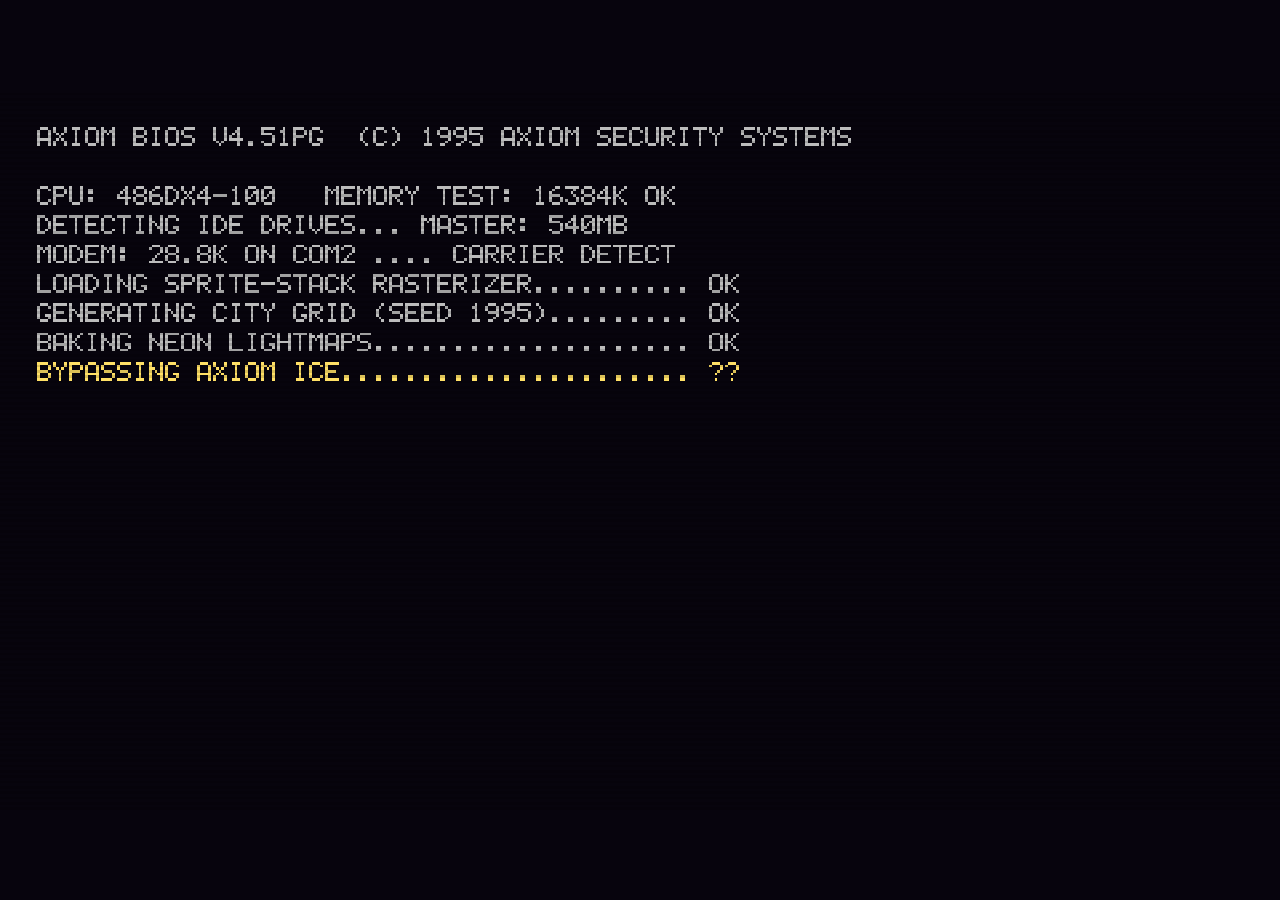
<file: games/zero-day/index.html>
<!DOCTYPE html>
<html lang="en">
<head>
<meta charset="utf-8">
<meta name="viewport" content="width=device-width, initial-scale=1">
<title>ZERO//DAY '95 — Jalapeño Seed Productions</title>
<style>
  html, body { margin: 0; height: 100%; background: #07040d; overflow: hidden; }
  body { display: flex; align-items: center; justify-content: center; }
  canvas { touch-action: none; user-select: none; -webkit-user-select: none; image-rendering: pixelated; image-rendering: crisp-edges; display: block; background: #07040d; outline: none; }
</style>
</head>
<body>
<canvas id="screen" tabindex="0"></canvas>
<script>
var __defs = {}, __mods = {};
function __require(name) {
  name = name.replace(/^\.\//, '');
  if (__mods[name]) return __mods[name].exports;
  var f = __defs[name]; if (!f) throw new Error('module not found: ' + name);
  var mod = { exports: {} }; __mods[name] = mod;
  f(__require, mod.exports, mod);
  return mod.exports;
}
__defs['audio'] = function (require, exports, module) {
"use strict";
Object.defineProperty(exports, "__esModule", { value: true });
exports.audio = exports.Audio = void 0;
class Audio {
    constructor() {
        this.ctx = null;
        this.mode = 'none';
        this.muted = false;
        this.musicOn = true;
        this.alert = 0;
        this.overclock = 0;
        this.step = 0;
        this.nextT = 0;
        this.bpm = 136;
    }
    init() {
        if (this.ctx) {
            if (this.ctx.state === 'suspended')
                this.ctx.resume();
            return;
        }
        try {
            const AC = (window.AudioContext || window.webkitAudioContext);
            this.ctx = new AC();
        }
        catch {
            this.ctx = null;
            return;
        }
        const ctx = this.ctx;
        this.master = ctx.createGain();
        this.master.gain.value = 0.7;
        this.master.connect(ctx.destination);
        const comp = ctx.createDynamicsCompressor();
        comp.threshold.value = -14;
        comp.ratio.value = 4;
        comp.connect(this.master);
        this.musicFilter = ctx.createBiquadFilter();
        this.musicFilter.type = 'lowpass';
        this.musicFilter.frequency.value = 18000;
        this.musicBus = ctx.createGain();
        this.musicBus.gain.value = 0.42;
        this.musicBus.connect(this.musicFilter);
        this.musicFilter.connect(comp);
        this.sfxBus = ctx.createGain();
        this.sfxBus.gain.value = 0.8;
        this.sfxBus.connect(comp);
        this.noise = ctx.createBuffer(1, ctx.sampleRate, ctx.sampleRate);
        const d = this.noise.getChannelData(0);
        for (let i = 0; i < d.length; i++)
            d[i] = Math.random() * 2 - 1;
        this.pulse25 = this.makePulse(0.25);
        this.pulse12 = this.makePulse(0.125);
        const rs = ctx.createBufferSource();
        rs.buffer = this.noise;
        rs.loop = true;
        this.rollF = ctx.createBiquadFilter();
        this.rollF.type = 'bandpass';
        this.rollF.frequency.value = 700;
        this.rollF.Q.value = 0.7;
        this.rollG = ctx.createGain();
        this.rollG.gain.value = 0;
        rs.connect(this.rollF);
        this.rollF.connect(this.rollG);
        this.rollG.connect(this.sfxBus);
        rs.start();
        const gs = ctx.createBufferSource();
        gs.buffer = this.noise;
        gs.loop = true;
        this.grindF = ctx.createBiquadFilter();
        this.grindF.type = 'bandpass';
        this.grindF.frequency.value = 3200;
        this.grindF.Q.value = 5;
        this.grindG = ctx.createGain();
        this.grindG.gain.value = 0;
        this.grindO = ctx.createOscillator();
        this.grindO.type = 'sawtooth';
        this.grindO.frequency.value = 180;
        const og = ctx.createGain();
        og.gain.value = 0.18;
        gs.connect(this.grindF);
        this.grindF.connect(this.grindG);
        this.grindO.connect(og);
        og.connect(this.grindG);
        this.grindG.connect(this.sfxBus);
        gs.start();
        this.grindO.start();
        this.nextT = ctx.currentTime + 0.1;
    }
    makePulse(duty) {
        const n = 32, re = new Float32Array(n), im = new Float32Array(n);
        for (let k = 1; k < n; k++) {
            re[k] = 0;
            im[k] = (2 / (k * Math.PI)) * Math.sin(k * Math.PI * duty);
        }
        return this.ctx.createPeriodicWave(re, im);
    }
    get t() { return this.ctx ? this.ctx.currentTime : 0; }
    setMuted(m) { this.muted = m; if (this.ctx)
        this.master.gain.setTargetAtTime(m ? 0 : 0.7, this.t, 0.05); }
    setMusic(on) { this.musicOn = on; if (this.ctx)
        this.musicBus.gain.setTargetAtTime(on ? 0.42 : 0, this.t, 0.1); }
    setMode(m) {
        if (m === this.mode)
            return;
        this.mode = m;
        this.step = 0;
        if (this.ctx) {
            this.nextT = this.ctx.currentTime + 0.08;
            this.musicFilter.frequency.setTargetAtTime(m === 'codec' ? 900 : m === 'results' ? 3500 : 18000, this.t, 0.2);
        }
    }
    duck(on) { if (this.ctx)
        this.musicFilter.frequency.setTargetAtTime(on ? 700 : 18000, this.t, 0.15); }
    tone(freq, dur, type, vol, t0 = 0, slideTo = 0, dest, attack = 0.004) {
        const ctx = this.ctx;
        if (!ctx)
            return;
        const t = t0 || ctx.currentTime;
        const o = ctx.createOscillator();
        if (type === 'p25')
            o.setPeriodicWave(this.pulse25);
        else if (type === 'p12')
            o.setPeriodicWave(this.pulse12);
        else
            o.type = type;
        o.frequency.setValueAtTime(freq, t);
        if (slideTo)
            o.frequency.exponentialRampToValueAtTime(Math.max(20, slideTo), t + dur);
        const g = ctx.createGain();
        g.gain.setValueAtTime(0.0001, t);
        g.gain.linearRampToValueAtTime(vol, t + attack);
        g.gain.exponentialRampToValueAtTime(0.0001, t + dur);
        o.connect(g);
        g.connect(dest || this.sfxBus);
        o.start(t);
        o.stop(t + dur + 0.02);
    }
    noiseHit(dur, ftype, freq, q, vol, t0 = 0, dest, sweepTo = 0) {
        const ctx = this.ctx;
        if (!ctx)
            return;
        const t = t0 || ctx.currentTime;
        const s = ctx.createBufferSource();
        s.buffer = this.noise;
        s.playbackRate.value = 0.7 + Math.random() * 0.6;
        const f = ctx.createBiquadFilter();
        f.type = ftype;
        f.frequency.setValueAtTime(freq, t);
        f.Q.value = q;
        if (sweepTo)
            f.frequency.exponentialRampToValueAtTime(sweepTo, t + dur);
        const g = ctx.createGain();
        g.gain.setValueAtTime(vol, t);
        g.gain.exponentialRampToValueAtTime(0.0001, t + dur);
        s.connect(f);
        f.connect(g);
        g.connect(dest || this.sfxBus);
        s.start(t, Math.random() * 0.5);
        s.stop(t + dur + 0.02);
    }
    acid(freq, dur, cut, res, vol, t) {
        const ctx = this.ctx;
        const o = ctx.createOscillator();
        o.type = 'sawtooth';
        o.frequency.setValueAtTime(freq, t);
        const f = ctx.createBiquadFilter();
        f.type = 'lowpass';
        f.Q.value = res;
        f.frequency.setValueAtTime(cut * 3, t);
        f.frequency.exponentialRampToValueAtTime(Math.max(120, cut * 0.5), t + dur);
        const g = ctx.createGain();
        g.gain.setValueAtTime(vol, t);
        g.gain.exponentialRampToValueAtTime(0.0001, t + dur);
        o.connect(f);
        f.connect(g);
        g.connect(this.musicBus);
        o.start(t);
        o.stop(t + dur + 0.02);
    }
    ollie() { this.noiseHit(0.08, 'highpass', 2500, 1, 0.5); this.tone(220, 0.1, 'triangle', 0.35, 0, 520); }
    land(hard = 0.5) { this.noiseHit(0.12 + hard * 0.1, 'lowpass', 900, 1, 0.5 + hard * 0.4); this.tone(90, 0.14, 'sine', 0.5 * hard + 0.2, 0, 45); }
    grindStart() { this.noiseHit(0.1, 'bandpass', 4000, 4, 0.6); this.tone(880, 0.12, 'square', 0.12, 0, 660); }
    whoosh() { this.noiseHit(0.22, 'bandpass', 600, 2, 0.35, 0, undefined, 2400); }
    flip() { this.noiseHit(0.18, 'bandpass', 1500, 3, 0.25, 0, undefined, 400); this.tone(330, 0.15, 'triangle', 0.15, 0, 660); }
    bank(mult) {
        const base = 523.25;
        const t = this.t;
        [0, 4, 7, 12].forEach((s, i) => this.tone(base * Math.pow(2, (s + Math.min(mult, 8)) / 12), 0.18, 'p25', 0.16, t + i * 0.055));
    }
    bail() { this.noiseHit(0.45, 'lowpass', 1200, 1, 0.9, 0, undefined, 150); this.tone(160, 0.4, 'sawtooth', 0.25, 0, 40); }
    alertSting() {
        const t = this.t;
        for (const f of [466.16, 493.88, 698.46, 932.33])
            this.tone(f, 0.6, 'sawtooth', 0.12, t, f * 0.98);
        this.noiseHit(0.3, 'highpass', 5000, 1, 0.5, t);
    }
    blip() { this.tone(1046.5, 0.05, 'p25', 0.18); }
    confirm() { const t = this.t; this.tone(784, 0.07, 'p25', 0.2, t); this.tone(1175, 0.12, 'p25', 0.2, t + 0.06); }
    cancel() { const t = this.t; this.tone(659, 0.07, 'p25', 0.2, t); this.tone(440, 0.12, 'p25', 0.2, t + 0.06); }
    pickup() { const t = this.t; [0, 7, 12, 19].forEach((s, i) => this.tone(880 * Math.pow(2, s / 12), 0.12, 'square', 0.1, t + i * 0.04)); }
    letter() { const t = this.t; [0, 4, 7, 11, 14].forEach((s, i) => this.tone(659 * Math.pow(2, s / 12), 0.2, 'p12', 0.15, t + i * 0.06)); }
    hit() { this.noiseHit(0.12, 'bandpass', 1800, 2, 0.6); this.tone(200, 0.1, 'square', 0.2, 0, 80); }
    crit() { this.hit(); this.tone(1320, 0.2, 'p12', 0.2, this.t + 0.05, 2640); }
    zap() { this.tone(1200, 0.25, 'sawtooth', 0.15, 0, 120); this.noiseHit(0.2, 'highpass', 3000, 1, 0.3); }
    heal() { const t = this.t; [0, 5, 9, 12, 17].forEach((s, i) => this.tone(523 * Math.pow(2, s / 12), 0.16, 'triangle', 0.18, t + i * 0.05)); }
    spell() { const t = this.t; for (let i = 0; i < 8; i++)
        this.tone(300 + i * 140, 0.08, 'p25', 0.12, t + i * 0.03); }
    ring() { const t = this.t; for (let i = 0; i < 4; i++) {
        this.tone(1318, 0.07, 'square', 0.12, t + i * 0.15);
        this.tone(1046, 0.07, 'square', 0.12, t + i * 0.15 + 0.075);
    } }
    type() { this.tone(1800 + Math.random() * 300, 0.02, 'square', 0.04); }
    beep(hi = false) { this.tone(hi ? 1760 : 880, hi ? 0.4 : 0.12, 'square', 0.16); }
    goal() { const t = this.t; [0, 4, 7, 12, 7, 12, 16].forEach((s, i) => this.tone(523 * Math.pow(2, s / 12), 0.16, 'p25', 0.17, t + i * 0.08)); }
    jackIn() { this.tone(80, 0.8, 'sawtooth', 0.25, 0, 1600); this.noiseHit(0.8, 'bandpass', 300, 2, 0.4, 0, undefined, 6000); }
    win() { const t = this.t; [0, 0, 0, 0, -4, -2, 0, -2, 0].forEach((s, i) => this.tone(784 * Math.pow(2, s / 12), i === 8 ? 0.6 : 0.13, 'p25', 0.2, t + [0, .13, .26, .39, .6, .8, 1.0, 1.14, 1.28][i])); }
    lose() { const t = this.t; [0, -1, -2, -3].forEach((s, i) => this.tone(440 * Math.pow(2, s / 12), 0.3, 'sawtooth', 0.15, t + i * 0.25)); }
    honk() { const t = this.t; this.tone(392, 0.22, 'square', 0.12, t); this.tone(466, 0.22, 'square', 0.1, t); this.tone(392, 0.3, 'square', 0.12, t + 0.28); this.tone(466, 0.3, 'square', 0.1, t + 0.28); }
    timeUp() { this.tone(220, 0.8, 'square', 0.22, 0, 110); this.tone(233, 0.8, 'square', 0.18); }
    sting() {
        const t = this.t;
        [[0, 0], [4, .12], [7, .24], [12, .36]].forEach(([s, d]) => this.tone(392 * Math.pow(2, s / 12), 0.9, 'p25', 0.13, t + d));
        this.tone(98, 1.2, 'triangle', 0.3, t + 0.36);
        this.noiseHit(1.0, 'highpass', 6000, 1, 0.2, t + 0.36);
    }
    setRoll(speed, ground) {
        if (!this.ctx || !this.rollG || !this.rollF)
            return;
        const v = ground ? Math.min(0.35, speed * 0.028) : 0;
        this.rollG.gain.setTargetAtTime(v, this.t, 0.05);
        this.rollF.frequency.setTargetAtTime(400 + speed * 70, this.t, 0.05);
    }
    setGrind(on, speed) {
        if (!this.ctx || !this.grindG)
            return;
        this.grindG.gain.setTargetAtTime(on ? 0.22 : 0, this.t, on ? 0.02 : 0.06);
        if (on) {
            this.grindF.frequency.setTargetAtTime(2400 + speed * 160, this.t, 0.05);
            this.grindO.frequency.setTargetAtTime(150 + speed * 9 + Math.random() * 20, this.t, 0.03);
        }
    }
    update() {
        const ctx = this.ctx;
        if (!ctx || this.mode === 'none' || this.mode === 'ident')
            return;
        const spb = 60 / this.bpm / 4;
        if (this.nextT < ctx.currentTime - 0.3)
            this.nextT = ctx.currentTime + 0.05;
        while (this.nextT < ctx.currentTime + 0.12) {
            this.playStep(this.step, this.nextT, spb);
            this.nextT += spb;
            this.step++;
        }
    }
    playStep(st, t, spb) {
        const s = st % 16, bar = Math.floor(st / 16) % 4;
        const mb = this.musicBus;
        const A1 = 55;
        const roots = [0, 0, -2, 3];
        const root = roots[bar];
        const n = (semi, oct = 0) => A1 * Math.pow(2, (semi + root) / 12 + oct);
        if (this.mode === 'game') {
            if (s % 4 === 0) {
                this.tone(140, 0.22, 'sine', 0.9, t, 42, mb, 0.002);
                this.noiseHit(0.02, 'lowpass', 2000, 1, 0.3, t, mb);
            }
            if (s === 4 || s === 12) {
                this.noiseHit(0.16, 'bandpass', 1900, 0.8, 0.55, t, mb);
                this.tone(200, 0.08, 'triangle', 0.3, t, 140, mb);
            }
            if (bar === 3 && s >= 13)
                this.noiseHit(0.08, 'bandpass', 2200, 1, 0.4, t, mb);
            this.noiseHit(s % 4 === 2 ? 0.12 : 0.03, 'highpass', 8000, 1, s % 4 === 2 ? 0.22 : 0.1, t, mb);
            if (this.alert > 0.5 && (s % 2 === 1))
                this.tone(n(12, 1), 0.06, 'square', 0.05, t, 0, mb);
            const pat = [0, 0, 12, 0, 3, 0, 15, 0, 0, 0, 12, 10, 7, 0, 5, 3];
            const acc = [1, 0, 1, 0, 0, 1, 1, 0, 1, 0, 1, 1, 0, 1, 1, 0];
            const lfo = 0.5 + 0.5 * Math.sin(st / 64 * Math.PI * 2);
            const cut = 300 + lfo * 1400 + this.alert * 900 + this.overclock * 700;
            this.acid(n(pat[s]), spb * (acc[s] ? 0.9 : 0.6), cut * (acc[s] ? 1.4 : 1), 13, acc[s] ? 0.32 : 0.22, t);
            if ((bar === 1 || bar === 3) && (s === 2 || s === 10))
                for (const c of [12, 15, 19])
                    this.tone(n(c, 1), 0.12, 'square', 0.05, t, 0, mb);
            if (this.overclock > 0.5) {
                const ar = [12, 15, 19, 24][s % 4];
                this.tone(n(ar, 2), spb * 0.8, 'p25', 0.05, t, 0, mb);
            }
        }
        else if (this.mode === 'title') {
            if (s === 0 || s === 8 || (s === 11 && bar % 2))
                this.tone(130, 0.3, 'sine', 0.8, t, 40, mb, 0.002);
            if (s === 8)
                this.noiseHit(0.25, 'bandpass', 1600, 0.6, 0.35, t, mb);
            if (s % 2 === 0)
                this.noiseHit(0.03, 'highpass', 9000, 1, 0.09, t, mb);
            if (s === 0)
                for (const c of [12, 15, 19, 22]) {
                    this.tone(n(c, 1), spb * 15, 'sawtooth', 0.025, t, 0, mb, 0.3);
                    this.tone(n(c, 1) * 1.006, spb * 15, 'sawtooth', 0.02, t, 0, mb, 0.3);
                }
            const arp = [0, 7, 12, 15, 19, 15, 12, 7];
            if (s % 2 === 0)
                this.tone(n(arp[(s / 2) | 0], 2), 0.18, 'p25', 0.045, t, 0, mb);
            if (s % 4 === 0)
                this.acid(n(0), spb * 3, 500, 8, 0.18, t);
        }
        else if (this.mode === 'battle') {
            const bass = [0, 12, 0, 12, 0, 12, 0, 12, 5, 17, 5, 17, 7, 19, 7, 19];
            const broots = [0, 0, 3, -2];
            const bn = A1 * Math.pow(2, (bass[s] + broots[bar]) / 12 + 1);
            this.tone(bn, spb * 0.9, 'triangle', 0.3, t, 0, mb);
            const mel = [12, -1, 15, -1, 19, 17, 15, 12, 14, -1, 15, 14, 12, -1, 10, -1];
            if (mel[s] >= 0)
                this.tone(A1 * Math.pow(2, (mel[s] + broots[bar]) / 12 + 3), spb * 1.6, 'p25', 0.07, t, 0, mb);
            if (s % 2 === 1)
                this.tone(A1 * Math.pow(2, ([12, 15, 19][s % 3] + broots[bar]) / 12 + 3), spb * 0.5, 'p12', 0.03, t, 0, mb);
            if (s % 4 === 0)
                this.noiseHit(0.05, 'lowpass', 600, 1, 0.4, t, mb);
            if (s % 8 === 4)
                this.noiseHit(0.08, 'highpass', 3000, 1, 0.25, t, mb);
        }
        else if (this.mode === 'codec' || this.mode === 'results') {
            if (s === 0)
                for (const c of [0, 7, 15])
                    this.tone(n(c, 2), spb * 16, 'triangle', 0.035, t, 0, mb, 0.4);
            if (s % 4 === 2)
                this.tone(n([12, 15, 19, 22][bar], 2), 0.4, 'p25', 0.025, t, 0, mb);
            if (this.mode === 'results' && s % 4 === 0)
                this.tone(120, 0.2, 'sine', 0.5, t, 40, mb, 0.002);
        }
    }
}
exports.Audio = Audio;
exports.audio = new Audio();

};
__defs['battle'] = function (require, exports, module) {
"use strict";
Object.defineProperty(exports, "__esModule", { value: true });
exports.Battle = void 0;
const hud_1 = require("./hud");
const audio_1 = require("./audio");
const math_1 = require("./math");
const ICE = [
    { name: 'BLACK ICE', hp: 34, cols: [hud_1.A.night3, hud_1.A.cyan, hud_1.A.hotpink] },
    { name: 'FIREWALL.EXE', hp: 42, cols: [hud_1.A.nesRed, hud_1.A.tangerine, hud_1.A.butter] },
    { name: 'SYSOP DAEMON', hp: 48, cols: [hud_1.A.violet, hud_1.A.grape, hud_1.A.acid] },
    { name: 'TRACE-HOUND', hp: 54, cols: [hud_1.A.olive, hud_1.A.drab, hud_1.A.sunset] },
    { name: 'KERNEL WARDEN', hp: 64, cols: [hud_1.A.deepteal, hud_1.A.egaCyan, hud_1.A.white] },
];
const HACKS = ['PING FLOOD', 'PORT SCAN', 'SQL INJECT', 'BRUTE FORCE', 'PACKET STORM'];
class Battle {
    constructor() {
        this.active = false;
        this.t = 0;
        this.phase = 'intro';
        this.ename = '';
        this.ehp = 0;
        this.emax = 0;
        this.eseed = 0;
        this.ecols = [];
        this.sig = 60;
        this.maxSig = 60;
        this.ram = 40;
        this.maxRam = 40;
        this.trace = 0;
        this.sel = 0;
        this.sub = 0;
        this.msg = '';
        this.actT = 0;
        this.spoof = 0;
        this.pops = [];
        this.disks = 0;
        this.disksUsed = 0;
        this.handle = '';
        this.heroStep = 0;
        this.eflash = 0;
        this.eshake = 0;
        this.dissolve = 0;
        this.screenShake = 0;
        this.pending = null;
        this.result = null;
        this.level = 0;
    }
    start(idx, def, disks, hacked) {
        const e = ICE[idx % ICE.length];
        this.active = true;
        this.t = 0;
        this.phase = 'intro';
        this.ename = e.name;
        this.emax = this.ehp = e.hp + hacked * 6;
        this.eseed = 7 + idx * 31;
        this.ecols = e.cols;
        this.def = def;
        this.handle = def.handle;
        this.maxSig = 50 + def.balance * 2;
        this.sig = this.maxSig;
        this.maxRam = 34 + def.air * 2;
        this.ram = this.maxRam;
        this.trace = 0;
        this.sel = 0;
        this.sub = 0;
        this.msg = `${e.name} guards the switch!`;
        this.spoof = 0;
        this.pops = [];
        this.disks = disks;
        this.disksUsed = 0;
        this.result = null;
        this.dissolve = 0;
        this.level = hacked;
        audio_1.audio.setMode('battle');
        audio_1.audio.jackIn();
    }
    act(msg, dur, then) { this.msg = msg; this.actT = dur; this.pending = then; this.phase = 'act'; }
    pop(x, y, text, col) { this.pops.push({ x, y, text, col, t: 0 }); }
    update(dt, inp) {
        this.t += dt;
        this.heroStep = Math.max(0, this.heroStep - dt * 2.5);
        this.eflash = Math.max(0, this.eflash - dt);
        this.eshake = Math.max(0, this.eshake - dt);
        this.screenShake = Math.max(0, this.screenShake - dt);
        for (const p of this.pops)
            p.t += dt;
        this.pops = this.pops.filter(p => p.t < 1.1);
        if (this.phase === 'intro') {
            if (this.t > 1.1)
                this.phase = 'menu';
            return null;
        }
        if (this.phase === 'act' || this.phase === 'enemy') {
            this.actT -= dt;
            if (this.phase === 'enemy' && this.actT < 0.6 && this.actT + dt >= 0.6)
                this.eshake = 0.2;
            if (this.actT <= 0 && this.pending) {
                const p = this.pending;
                this.pending = null;
                p();
            }
            return null;
        }
        if (this.phase === 'win' || this.phase === 'lose' || this.phase === 'fled') {
            if (this.phase === 'win')
                this.dissolve = Math.min(1, this.dissolve + dt * 0.9);
            this.actT -= dt;
            if (this.actT <= 0 && (inp.pressed('ok') || inp.pressed('jump') || inp.pressed('back') || this.actT < -4)) {
                this.active = false;
                return this.result;
            }
            return null;
        }
        const up = inp.pressed('up'), dn = inp.pressed('down'), lf = inp.pressed('left'), rt = inp.pressed('right');
        const ok = inp.pressed('ok') || inp.pressed('flip'), back = inp.pressed('back') || inp.pressed('grab');
        if (this.phase === 'menu') {
            if (up || dn) {
                this.sel = (this.sel + (dn ? 1 : 3)) % 4;
                audio_1.audio.blip();
            }
            if (lf || rt) {
                this.sel = (this.sel + 2) % 4;
                audio_1.audio.blip();
            }
            if (ok) {
                audio_1.audio.confirm();
                if (this.sel === 0)
                    this.doHack();
                else if (this.sel === 1) {
                    this.phase = 'code';
                    this.sub = 0;
                }
                else if (this.sel === 2) {
                    this.phase = 'item';
                    this.sub = 0;
                }
                else
                    this.doRun();
            }
        }
        else if (this.phase === 'code') {
            if (up || dn) {
                this.sub = (this.sub + (dn ? 1 : 2)) % 3;
                audio_1.audio.blip();
            }
            if (back) {
                this.phase = 'menu';
                audio_1.audio.cancel();
            }
            if (ok) {
                const cost = [12, 6, 8][this.sub];
                if (this.ram < cost) {
                    audio_1.audio.cancel();
                    this.msg = 'NOT ENOUGH RAM!';
                }
                else {
                    audio_1.audio.confirm();
                    this.ram -= cost;
                    this.doCode(this.sub);
                }
            }
        }
        else if (this.phase === 'item') {
            if (back) {
                this.phase = 'menu';
                audio_1.audio.cancel();
            }
            if (ok) {
                if (this.disks - this.disksUsed <= 0) {
                    audio_1.audio.cancel();
                    this.msg = 'NO FLOPPIES LEFT!';
                }
                else {
                    this.disksUsed++;
                    audio_1.audio.heal();
                    this.heroStep = 1;
                    const r = 15, s = 10;
                    this.ram = Math.min(this.maxRam, this.ram + r);
                    this.sig = Math.min(this.maxSig, this.sig + s);
                    this.pop(400, 110, `+${r} RAM`, hud_1.A.nesSky);
                    this.act(`${this.handle} loads a GARBAGE FILE!`, 1.0, () => this.enemyTurn());
                }
            }
        }
        return null;
    }
    doHack() {
        this.heroStep = 1;
        const crit = Math.random() < 0.12;
        let dmg = 8 + Math.floor(Math.random() * 7) + Math.floor(this.def.speed * 0.5);
        if (crit)
            dmg *= 2;
        const name = HACKS[Math.floor(Math.random() * HACKS.length)];
        this.act(`${this.handle}: ${name}!`, 0.45, () => {
            if (crit)
                audio_1.audio.crit();
            else
                audio_1.audio.hit();
            this.ehp = Math.max(0, this.ehp - dmg);
            this.eflash = 0.25;
            this.eshake = 0.25;
            this.pop(150, 110, `${dmg}`, crit ? hud_1.A.butter : hud_1.A.white);
            this.act(crit ? 'TERMINAL CRITICAL HIT!' : `${dmg} DAMAGE`, 0.7, () => this.afterPlayer());
        });
    }
    doCode(k) {
        this.heroStep = 1;
        audio_1.audio.spell();
        if (k === 0) {
            const dmg = 20 + Math.floor(Math.random() * 9) + this.level * 2;
            this.act(`${this.handle} unleashes a WORM!`, 0.6, () => {
                audio_1.audio.zap();
                this.ehp = Math.max(0, this.ehp - dmg);
                this.eflash = 0.4;
                this.eshake = 0.35;
                this.screenShake = 0.3;
                this.pop(150, 105, `${dmg}`, hud_1.A.acid);
                this.act(`It's eating the ICE! ${dmg} DAMAGE`, 0.8, () => this.afterPlayer());
            });
        }
        else if (k === 1) {
            this.spoof = 2;
            this.act(`${this.handle} SPOOFS the source IP!`, 1.0, () => { this.msg = 'The ICE is chasing ghosts.'; this.afterPlayer(); });
        }
        else {
            const hl = 20 + Math.floor(Math.random() * 9);
            this.act(`${this.handle} runs PATCH.SYS`, 0.6, () => {
                audio_1.audio.heal();
                this.sig = Math.min(this.maxSig, this.sig + hl);
                this.pop(400, 110, `+${hl}`, hud_1.A.crt);
                this.act('SIGNAL RESTORED', 0.7, () => this.afterPlayer());
            });
        }
    }
    doRun() {
        if (Math.random() < 0.72) {
            this.act(`${this.handle} jacks out!`, 0.8, () => { this.finish('fled'); });
        }
        else {
            this.trace = Math.min(100, this.trace + 15);
            this.act("CAN'T JACK OUT! Trace +15%", 0.9, () => this.enemyTurn());
        }
    }
    afterPlayer() {
        if (this.ehp <= 0) {
            audio_1.audio.win();
            this.finish('win');
            return;
        }
        this.enemyTurn();
    }
    enemyTurn() {
        this.phase = 'enemy';
        const r = Math.random();
        if (this.spoof > 0) {
            this.spoof--;
            this.msg = `${this.ename} attacks... a decoy! MISS`;
            this.actT = 1.1;
            this.pending = () => { this.phase = 'menu'; };
            return;
        }
        if (r < 0.15 && this.ehp < this.emax * 0.6) {
            const hl = 9 + Math.floor(Math.random() * 7);
            this.msg = `${this.ename} REBOOTS!`;
            this.actT = 1.0;
            this.pending = () => { this.ehp = Math.min(this.emax, this.ehp + hl); this.pop(150, 110, `+${hl}`, hud_1.A.crt); audio_1.audio.heal(); this.phase = 'menu'; };
        }
        else if (r < 0.55) {
            const tr = 13 + Math.floor(Math.random() * 10) + this.level * 2;
            this.msg = `${this.ename} runs TRACE... +${tr}%`;
            this.actT = 1.1;
            this.pending = () => {
                this.trace = Math.min(100, this.trace + tr);
                audio_1.audio.beep(true);
                if (this.trace >= 100) {
                    audio_1.audio.lose();
                    this.finish('traced');
                }
                else
                    this.phase = 'menu';
            };
        }
        else {
            const dmg = 7 + Math.floor(Math.random() * 8) + this.level * 2;
            this.msg = `${this.ename} fires a ZAP!`;
            this.actT = 1.0;
            this.pending = () => {
                audio_1.audio.zap();
                this.sig = Math.max(0, this.sig - dmg);
                this.screenShake = 0.25;
                this.pop(410, 100, `${dmg}`, hud_1.A.alert);
                if (this.sig <= 0) {
                    audio_1.audio.lose();
                    this.finish('lose');
                }
                else
                    this.phase = 'menu';
            };
        }
    }
    finish(kind) {
        const pts = kind === 'win' ? 2000 + this.sig * 15 + (100 - this.trace) * 10 : 0;
        this.result = { win: kind === 'win', traced: kind === 'traced' || kind === 'lose', fled: kind === 'fled', pts, disksUsed: this.disksUsed };
        this.phase = kind === 'win' ? 'win' : kind === 'fled' ? 'fled' : 'lose';
        this.actT = 1.2;
        this.msg = kind === 'win' ? `${this.ename} DERESOLVED!` : kind === 'fled' ? 'Connection dropped safely.' : kind === 'traced' ? "YOU'VE BEEN TRACED!" : 'CONNECTION TERMINATED';
    }
    draw(sf) {
        const t = this.t;
        const sx = this.screenShake > 0 ? Math.round((Math.random() - 0.5) * 6) : 0;
        (0, hud_1.fill)(sf, 0, 0, sf.w, sf.h, hud_1.A.void);
        const bx = 6 + sx, by = 6, bw = 468, bh = 52;
        for (let y = 0; y < bh; y++) {
            const f = y / bh;
            const c = f < 0.3 ? hud_1.A.ink : f < 0.55 ? hud_1.A.indigo : f < 0.75 ? hud_1.A.violet : f < 0.9 ? hud_1.A.magenta : hud_1.A.hotpink;
            (0, hud_1.fill)(sf, bx, by + y, bw, 1, c);
        }
        for (let k = 0; k < 26; k++) {
            const x = bx + ((k * 37 + t * 22) % bw);
            const hgt = 8 + (0, math_1.hash2)(k, 1, 4) * 30;
            const col = [hud_1.A.cyan, hud_1.A.acid, hud_1.A.butter, hud_1.A.hotpink][k % 4];
            (0, hud_1.fill)(sf, x, by + bh * 0.72 - hgt, 6, hgt, hud_1.A.deepteal);
            for (let j = 0; j < hgt; j += 3)
                if ((0, math_1.hash2)(k, j, ((t * 3) | 0)) > 0.4)
                    (0, hud_1.fill)(sf, x + 1, by + bh * 0.72 - hgt + j, 4, 1, col);
        }
        const hz = by + Math.round(bh * 0.72);
        for (let i = -7; i <= 7; i++)
            (0, hud_1.line)(sf, bx + bw / 2 + i * 10, hz, bx + bw / 2 + i * 70, by + bh - 1, i % 2 ? hud_1.A.purple : hud_1.A.cyan);
        for (let j = 0; j < 4; j++) {
            const yy = hz + Math.round(Math.pow((j + ((t * 1.5) % 1)) / 4, 2) * (by + bh - hz));
            (0, hud_1.fill)(sf, bx, yy, bw, 1, j === 0 ? hud_1.A.hotpink : hud_1.A.cyan);
        }
        ffWindowFrame(sf, bx - 2, by - 2, bw + 4, bh + 4);
        (0, hud_1.ffWindow)(sf, 4 + sx, 62, 302, 130, hud_1.A.void);
        const es = this.eshake > 0 ? Math.round((Math.random() - 0.5) * 8) : 0;
        if (this.phase !== 'intro' || t > 0.4)
            (0, hud_1.iceSprite)(sf, 4 + sx + 151 - 40 + es, 70, this.eseed, 5, t, this.ecols, this.dissolve, this.eflash > 0 && ((t * 20) | 0) % 2 === 0);
        (0, hud_1.ffWindow)(sf, 310 + sx, 62, 166, 130, hud_1.A.void);
        const pd = { skin: this.def.skin, hair: this.def.hair, shades: this.def.shades, jacket: this.def.jacket, style: this.def.hairStyle, pants: this.def.pants, accent: this.def.accent };
        const step = Math.round(Math.sin(Math.min(1, this.heroStep) * Math.PI) * 18);
        const low = this.sig < this.maxSig * 0.3;
        (0, hud_1.partySprite)(sf, 420 + sx - step, low ? 112 : 104, pd, ((t * 3) | 0) % 2, 3);
        if (this.phase === 'win')
            (0, hud_1.drawTextOutlined)(sf, 352, 76, 'ACCESS GRANTED', hud_1.A.crt, hud_1.A.void, 1);
        if (this.phase !== 'menu' || this.msg) {
            (0, hud_1.ffWindow)(sf, 10 + sx, 166, 290, 22);
            (0, hud_1.drawText)(sf, 20 + sx, 173, this.msg.slice(0, 46), hud_1.A.white);
        }
        (0, hud_1.ffWindow)(sf, 4, 196, 130, 70);
        (0, hud_1.drawText)(sf, 14, 206, this.ename, hud_1.A.white);
        const ef = (0, math_1.clamp)(this.ehp / this.emax, 0, 1);
        (0, hud_1.fill)(sf, 14, 220, 100, 4, hud_1.A.night2);
        (0, hud_1.fill)(sf, 14, 220, Math.round(100 * ef), 4, ef > 0.5 ? hud_1.A.acid : ef > 0.25 ? hud_1.A.butter : hud_1.A.alert);
        (0, hud_1.drawText)(sf, 14, 230, `TRACE`, hud_1.A.nesSilver);
        (0, hud_1.fill)(sf, 14, 242, 100, 6, hud_1.A.night2);
        (0, hud_1.fill)(sf, 14, 242, Math.round(this.trace), 6, ((t * 6) | 0) % 2 && this.trace > 70 ? hud_1.A.white : hud_1.A.alert);
        (0, hud_1.drawText)(sf, 50, 230, `${this.trace | 0}%`, this.trace > 70 ? hud_1.A.alert : hud_1.A.white);
        (0, hud_1.ffWindow)(sf, 138, 196, 168, 70);
        const cmds = ['HACK', 'CODE', 'ITEM', 'JACK OUT'];
        if (this.phase === 'menu') {
            for (let i = 0; i < 4; i++) {
                const cx = 156 + (i >= 2 ? 76 : 0), cy = 210 + (i % 2) * 18;
                (0, hud_1.drawText)(sf, cx, cy, cmds[i], hud_1.A.white);
                if (i === this.sel)
                    ffHandAt(sf, cx - 14 + (((t * 4) | 0) % 2), cy - 1);
            }
        }
        else if (this.phase === 'code') {
            const items = [`WORM     12`, `SPOOF     6`, `PATCH     8`];
            (0, hud_1.ffMenu)(sf, 144, 206, items, this.sub, t, 12, [this.ram < 12, this.ram < 6, this.ram < 8]);
            (0, hud_1.drawText)(sf, 256, 206, 'RAM', hud_1.A.nesSky);
        }
        else if (this.phase === 'item') {
            (0, hud_1.ffMenu)(sf, 144, 210, [`FLOPPY  x${this.disks - this.disksUsed}`], 0, t);
            (0, hud_1.drawText)(sf, 150, 234, 'RAM+15 SIG+10', hud_1.A.nesSilver);
        }
        else {
            cmds.forEach((c, i) => (0, hud_1.drawText)(sf, 156 + (i >= 2 ? 76 : 0), 210 + (i % 2) * 18, c, hud_1.A.nesGrey));
        }
        (0, hud_1.ffWindow)(sf, 310, 196, 166, 70);
        (0, hud_1.drawText)(sf, 320, 206, this.handle, hud_1.A.white);
        (0, hud_1.drawText)(sf, 320, 220, 'SIG', hud_1.A.nesSilver);
        (0, hud_1.drawText)(sf, 370, 220, `${this.sig}/${this.maxSig}`, low ? hud_1.A.butter : hud_1.A.white);
        (0, hud_1.drawText)(sf, 320, 234, 'RAM', hud_1.A.nesSilver);
        (0, hud_1.drawText)(sf, 370, 234, `${this.ram}/${this.maxRam}`, hud_1.A.white);
        (0, hud_1.fill)(sf, 320, 248, 140, 3, hud_1.A.night2);
        (0, hud_1.fill)(sf, 320, 248, Math.round(140 * this.sig / this.maxSig), 3, hud_1.A.crt);
        (0, hud_1.fill)(sf, 320, 253, 140, 3, hud_1.A.night2);
        (0, hud_1.fill)(sf, 320, 253, Math.round(140 * this.ram / this.maxRam), 3, hud_1.A.nesSky);
        for (const p of this.pops) {
            const b = p.t < 0.3 ? -Math.sin(p.t / 0.3 * Math.PI) * 10 : 0;
            if (p.t > 0.8 && ((p.t * 20) | 0) % 2)
                continue;
            (0, hud_1.drawTextOutlined)(sf, p.x - (0, hud_1.textWidth)(p.text, 2) / 2, p.y + b, p.text, p.col, hud_1.A.void, 2);
        }
        if (this.phase === 'intro') {
            const k = (0, math_1.clamp)(1 - this.t / 0.9, 0, 1);
            for (let y = 0; y < sf.h; y += 4)
                for (let x = 0; x < sf.w; x += 4) {
                    const d = Math.hypot(x - 240, y - 135) / 275 + Math.atan2(y - 135, x - 240) * 0.08;
                    if ((d + (0, math_1.hash2)(x, y, 1) * 0.15) < k * 1.25)
                        (0, hud_1.fill)(sf, x, y, 4, 4, hud_1.A.void);
                }
            if (this.t < 0.5)
                (0, hud_1.drawTextOutlined)(sf, 240 - (0, hud_1.textWidth)('JACKING IN...', 2) / 2, 128, 'JACKING IN...', hud_1.A.cyan, hud_1.A.void, 2);
        }
        if (this.phase === 'win' || this.phase === 'lose' || this.phase === 'fled') {
            const title = this.phase === 'win' ? 'TERMINAL PWNED!' : this.phase === 'fled' ? 'JACKED OUT' : this.msg;
            const col = this.phase === 'win' ? hud_1.A.acid : this.phase === 'fled' ? hud_1.A.nesSky : hud_1.A.alert;
            (0, hud_1.drawTextOutlined)(sf, 155 - (0, hud_1.textWidth)(title, 2) / 2, 100, title, col, hud_1.A.void, 2);
            if (this.result && this.result.pts)
                (0, hud_1.drawTextOutlined)(sf, 155 - (0, hud_1.textWidth)(`+${this.result.pts} PTS`, 2) / 2, 122, `+${this.result.pts} PTS`, hud_1.A.butter, hud_1.A.void, 2);
            if (this.actT <= 0 && ((this.t * 2) | 0) % 2)
                (0, hud_1.drawText)(sf, 155 - (0, hud_1.textWidth)('PRESS SPACE', 1) / 2, 146, 'PRESS SPACE', hud_1.A.white);
        }
    }
}
exports.Battle = Battle;
function ffWindowFrame(sf, x, y, w, h) {
    (0, hud_1.fill)(sf, x, y, w, 2, hud_1.A.white);
    (0, hud_1.fill)(sf, x, y + h - 2, w, 2, hud_1.A.nesSilver);
    (0, hud_1.fill)(sf, x, y, 2, h, hud_1.A.white);
    (0, hud_1.fill)(sf, x + w - 2, y, 2, h, hud_1.A.nesSilver);
}
function ffHandAt(sf, x, y) { (0, hud_1.ffHand)(sf, x, y); }

};
__defs['camera'] = function (require, exports, module) {
"use strict";
Object.defineProperty(exports, "__esModule", { value: true });
exports.Camera = exports.CAM_NAMES = void 0;
const math_1 = require("./math");
exports.CAM_NAMES = ['TOP-DOWN', 'ISOMETRIC', '3RD PERSON'];
class Camera {
    constructor(W, H) {
        this.mode = 1;
        this.mapYaw = 45 * math_1.DEG;
        this.cur = { pitch: 30 * math_1.DEG, yaw: 45 * math_1.DEG, logDist: Math.log(900), logScale: Math.log(9), lift: 0.8, ahead: 0 };
        this.tx = 0;
        this.ty = 0;
        this.tz = 0;
        this.ex = 0;
        this.ey = 0;
        this.ez = 0;
        this.rx = 0;
        this.ry = 0;
        this.rz = 0;
        this.ux = 0;
        this.uy = 0;
        this.uz = 0;
        this.fx = 0;
        this.fy = 0;
        this.fz = 0;
        this.f = 1;
        this.dist = 1;
        this.scale = 1;
        this.cxs = 0;
        this.cys = 0;
        this.shake = 0;
        this.shakeX = 0;
        this.shakeY = 0;
        this.zoomBias = 0;
        this.transition = 0;
        this.W = W;
        this.H = H;
        this.cxs = W / 2;
        this.cys = H / 2;
    }
    targetParams(heading, speed) {
        switch (this.mode) {
            case 0: return { pitch: 68 * math_1.DEG, yaw: this.mapYaw + 45 * math_1.DEG, logDist: Math.log(900), logScale: Math.log(14 - (0, math_1.clamp)(speed, 0, 16) * 0.14), lift: 0.8, ahead: (0, math_1.clamp)(speed, 0, 14) * 0.22 };
            case 1: return { pitch: 32 * math_1.DEG, yaw: this.mapYaw, logDist: Math.log(900), logScale: Math.log(11.5 - (0, math_1.clamp)(speed, 0, 16) * 0.1), lift: 0.9, ahead: (0, math_1.clamp)(speed, 0, 14) * 0.2 };
            default: return { pitch: 13 * math_1.DEG, yaw: heading, logDist: Math.log(7.2 + (0, math_1.clamp)(speed, 0, 18) * 0.12), logScale: Math.log(36 - (0, math_1.clamp)(speed, 0, 18) * 0.5), lift: 1.55, ahead: 2.2 };
        }
    }
    update(dt, px, py, pz, heading, speed, velAngle, snap = false) {
        const tp = this.targetParams(this.mode === 2 ? heading : velAngle, speed);
        const k = snap ? 1000 : 3.2;
        const c = this.cur;
        const before = Math.abs(c.logDist - tp.logDist) + Math.abs(c.pitch - tp.pitch);
        c.pitch = (0, math_1.damp)(c.pitch, tp.pitch, k, dt);
        c.yaw = (0, math_1.dampAngle)(c.yaw, tp.yaw, this.mode === 2 ? Math.min(k, 3.0) : k, dt);
        c.logDist = (0, math_1.damp)(c.logDist, tp.logDist, k * 0.9, dt);
        c.logScale = (0, math_1.damp)(c.logScale, tp.logScale, k * 0.9, dt);
        c.lift = (0, math_1.damp)(c.lift, tp.lift, k, dt);
        c.ahead = (0, math_1.damp)(c.ahead, tp.ahead, 2.5, dt);
        this.transition = (0, math_1.clamp)(before / 2, 0, 1);
        const ax = Math.cos(velAngle) * c.ahead, ay = Math.sin(velAngle) * c.ahead;
        const kt = snap ? 1000 : 9;
        this.tx = (0, math_1.damp)(this.tx, px + ax, kt, dt);
        this.ty = (0, math_1.damp)(this.ty, py + ay, kt, dt);
        this.tz = (0, math_1.damp)(this.tz, pz + c.lift, kt * 0.7, dt);
        this.shake = Math.max(0, this.shake - dt * 3);
        const s = this.shake * this.shake * 6;
        this.shakeX = (Math.random() - 0.5) * s;
        this.shakeY = (Math.random() - 0.5) * s;
        this.compute();
    }
    setDirect(tx, ty, tz, yaw, pitch, dist, scale) {
        this.tx = tx;
        this.ty = ty;
        this.tz = tz;
        this.cur.yaw = yaw;
        this.cur.pitch = pitch;
        this.cur.logDist = Math.log(dist);
        this.cur.logScale = Math.log(scale);
        this.compute();
    }
    compute() {
        const c = this.cur;
        const cp = Math.cos(c.pitch), sp = Math.sin(c.pitch), cy = Math.cos(c.yaw), sy = Math.sin(c.yaw);
        this.fx = cp * cy;
        this.fy = cp * sy;
        this.fz = -sp;
        this.rx = sy;
        this.ry = -cy;
        this.rz = 0;
        this.ux = this.ry * this.fz - this.rz * this.fy;
        this.uy = this.rz * this.fx - this.rx * this.fz;
        this.uz = this.rx * this.fy - this.ry * this.fx;
        this.dist = Math.exp(c.logDist);
        this.scale = Math.exp(c.logScale) * (this.W / 480);
        this.f = this.scale * this.dist;
        this.ex = this.tx - this.fx * this.dist;
        this.ey = this.ty - this.fy * this.dist;
        this.ez = this.tz - this.fz * this.dist;
        this.cxs = this.W / 2 + this.shakeX;
        this.cys = this.H / 2 + this.shakeY;
    }
    shorten(newDist) {
        if (newDist >= this.dist)
            return;
        this.dist = Math.max(1.2, newDist);
        this.f = this.scale * Math.max(this.dist, 1) * (Math.exp(this.cur.logDist) / Math.max(this.dist, 1));
        this.ex = this.tx - this.fx * this.dist;
        this.ey = this.ty - this.fy * this.dist;
        this.ez = this.tz - this.fz * this.dist;
    }
    fogBase() { return this.dist - 9; }
}
exports.Camera = Camera;

};
__defs['codec'] = function (require, exports, module) {
"use strict";
Object.defineProperty(exports, "__esModule", { value: true });
exports.Radio = exports.Codec = exports.FREQ = exports.MOTHERBOARD = void 0;
const font_1 = require("./font");
const hud_1 = require("./hud");
const audio_1 = require("./audio");
const math_1 = require("./math");
const palette_1 = require("./palette");
exports.MOTHERBOARD = { name: 'MOTHERBOARD', skin: palette_1.C.skin2, hair: palette_1.C.nesGrey, shades: palette_1.C.void, jacket: palette_1.C.olive, style: 'beard' };
exports.FREQ = '141.80';
class Codec {
    constructor() {
        this.active = false;
        this.t = 0;
        this.lines = [];
        this.idx = 0;
        this.chars = 0;
        this.ring = 0;
        this.contact = exports.MOTHERBOARD;
        this.pname = '';
    }
    start(lines, player, pname) {
        this.active = true;
        this.t = 0;
        this.lines = lines;
        this.idx = 0;
        this.chars = 0;
        this.ring = 0.9;
        this.player = player;
        this.pname = pname;
        audio_1.audio.ring();
        audio_1.audio.setMode('codec');
    }
    update(dt, inp) {
        this.t += dt;
        if (inp.pressed('back') || inp.pressed('pause')) {
            this.active = false;
            return true;
        }
        if (this.ring > 0) {
            this.ring -= dt;
            return false;
        }
        const L = this.lines[this.idx];
        const prev = this.chars | 0;
        this.chars = Math.min(L.text.length, this.chars + dt * 55);
        if ((this.chars | 0) !== prev && ((this.chars | 0) % 2 === 0))
            audio_1.audio.type();
        if (inp.pressed('ok') || inp.pressed('jump') || inp.pressed('flip')) {
            if (this.chars < L.text.length)
                this.chars = L.text.length;
            else {
                this.idx++;
                this.chars = 0;
                audio_1.audio.blip();
                if (this.idx >= this.lines.length) {
                    this.active = false;
                    return true;
                }
            }
        }
        if (inp.pressed('back') || inp.pressed('pause')) {
            this.active = false;
            return true;
        }
        return false;
    }
    draw(sf) {
        const t = this.t;
        (0, hud_1.fill)(sf, 0, 0, sf.w, sf.h, hud_1.A.void);
        for (let y = 0; y < sf.h; y += 3)
            (0, hud_1.fill)(sf, 0, y, sf.w, 1, hud_1.A.codecDark);
        const L = this.lines[Math.min(this.idx, this.lines.length - 1)];
        const talkC = this.ring <= 0 && L.who === 'c' && this.chars < L.text.length;
        const talkP = this.ring <= 0 && L.who === 'p' && this.chars < L.text.length;
        if (this.ring > 0) {
            for (let y = 38; y < 138; y++)
                for (let x = 30; x < 114; x++)
                    if ((0, math_1.hash2)(x, y, (t * 30) | 0) > 0.5)
                        (0, hud_1.fill)(sf, x, y, 1, 1, hud_1.A.codecMid);
            if (((t * 6) | 0) % 2)
                (0, hud_1.drawTextOutlined)(sf, 240 - (0, hud_1.textWidth)('CALL', 3) / 2, 150, 'CALL', hud_1.A.codec, hud_1.A.void, 3);
        }
        else
            (0, hud_1.portrait)(sf, 32, 40, this.contact, talkC, t, 80, 96);
        (0, hud_1.portrait)(sf, 368, 40, this.player, talkP, t, 80, 96);
        (0, hud_1.drawText)(sf, 32, 140, this.contact.name, hud_1.A.codec);
        (0, hud_1.drawText)(sf, 448 - (0, hud_1.textWidth)(this.pname), 140, this.pname, hud_1.A.codec);
        (0, hud_1.mgsPanel)(sf, 150, 42, 180, 74);
        (0, hud_1.drawText)(sf, 160, 48, 'PTT', hud_1.A.codec);
        (0, hud_1.drawText)(sf, 290, 48, 'MEMORY', hud_1.A.codecMid);
        (0, hud_1.sevenSeg)(sf, 178, 64, exports.FREQ, hud_1.A.codec, hud_1.A.codecDark, 8);
        for (let i = 0; i < 12; i++) {
            const lv = (Math.sin(t * 9 + i * 0.8) * 0.5 + 0.5) * (talkC || talkP ? 1 : 0.2);
            (0, hud_1.fill)(sf, 172 + i * 12, 108 - Math.round(lv * 6), 8, 1 + Math.round(lv * 6), i < 8 ? hud_1.A.codec : hud_1.A.butter);
        }
        (0, hud_1.drawText)(sf, 222, 92, 'TUNE', hud_1.A.codecMid);
        (0, hud_1.mgsPanel)(sf, 28, 160, 424, 98);
        if (this.ring <= 0) {
            const who = L.who === 'c' ? this.contact.name : this.pname;
            (0, hud_1.drawText)(sf, 40, 168, who + ':', L.who === 'c' ? hud_1.A.codec : hud_1.A.nesSky);
            const lines = (0, font_1.wrapText)(L.text.slice(0, this.chars | 0), 66);
            lines.forEach((s, i) => (0, hud_1.drawText)(sf, 40, 182 + i * 11, s, hud_1.A.white));
            if (this.chars >= L.text.length && ((t * 3) | 0) % 2)
                (0, hud_1.drawText)(sf, 432, 246, '►', hud_1.A.codec);
            (0, hud_1.drawText)(sf, 40, 246, 'SPACE: NEXT   ESC: END CALL', hud_1.A.codecMid);
        }
    }
}
exports.Codec = Codec;
class Radio {
    constructor() {
        this.msgs = [];
    }
    say(text, dur = 4.5) { if (this.msgs.some(m => m.text === text))
        return; this.msgs.push({ text, t: 0, dur }); audio_1.audio.type(); }
    update(dt) { if (this.msgs.length) {
        this.msgs[0].t += dt;
        if (this.msgs[0].t > this.msgs[0].dur)
            this.msgs.shift();
    } }
    draw(sf, time) {
        const m = this.msgs[0];
        if (!m)
            return;
        const x = 8, y = 36, w = 226, h = 34;
        (0, hud_1.shadeRect)(sf, x, y, w, h, 0.3);
        (0, hud_1.mgsPanel)(sf, x, y, w, h);
        (0, hud_1.portrait)(sf, x + 3, y + 3, exports.MOTHERBOARD, ((time * 8) | 0) % 2 === 0 && m.t < m.dur - 1, time, 24, 28);
        (0, hud_1.drawText)(sf, x + 32, y + 4, exports.FREQ + ' MOTHERBOARD', hud_1.A.codec);
        const lines = (0, font_1.wrapText)(m.text.slice(0, Math.floor(m.t * 60)), 31);
        lines.slice(0, 2).forEach((s, i) => (0, hud_1.drawText)(sf, x + 32, y + 14 + i * 9, s, hud_1.A.white));
    }
}
exports.Radio = Radio;

};
__defs['drones'] = function (require, exports, module) {
"use strict";
Object.defineProperty(exports, "__esModule", { value: true });
exports.Drone = exports.CONE_A = exports.CONE_R = void 0;
const models_1 = require("./models");
const math_1 = require("./math");
const palette_1 = require("./palette");
exports.CONE_R = 14, exports.CONE_A = 0.52;
class Drone {
    constructor(path, phase, id, w) {
        this.seg = 0;
        this.t = 0;
        this.x = 0;
        this.y = 0;
        this.z = 0;
        this.h = 0;
        this.look = 0;
        this.state = 'patrol';
        this.seeT = 0;
        this.stunT = 0;
        this.bob = Math.random() * 6;
        this.markT = 0;
        this.sweep = Math.random() * 6;
        if (!Drone.mN) {
            Drone.mN = (0, models_1.buildDrone)(false);
            Drone.mA = (0, models_1.buildDrone)(true);
        }
        this.path = path;
        this.id = id;
        this.seg = Math.floor(phase) % path.pts.length;
        this.t = phase % 1;
        const [ax, ay] = path.pts[this.seg];
        this.x = ax;
        this.y = ay;
        this.z = w.terrain(ax, ay) + 2.8;
    }
    update(dt, w, alert, px, py, pz, hidden) {
        this.bob += dt;
        this.sweep += dt;
        this.markT = Math.max(0, this.markT - dt);
        let spotted = false, caught = false;
        if (this.state === 'stunned') {
            this.stunT -= dt;
            this.z = (0, math_1.damp)(this.z, w.terrain(this.x, this.y) + 1.2, 3, dt);
            if (this.stunT <= 0)
                this.state = alert ? 'search' : 'patrol';
            return { spotted, caught };
        }
        if (alert && this.state === 'patrol') {
            if (Math.hypot(px - this.x, py - this.y) < 70)
                this.state = 'search';
        }
        if (!alert && (this.state === 'chase' || this.state === 'search'))
            this.state = 'patrol';
        let tx, ty, sp;
        if (this.state === 'patrol') {
            const pts = this.path.pts;
            const a = pts[this.seg], b = pts[(this.seg + 1) % pts.length];
            const L = Math.hypot(b[0] - a[0], b[1] - a[1]);
            this.t += (4.2 / L) * dt;
            if (this.t >= 1) {
                this.t -= 1;
                this.seg = (this.seg + 1) % pts.length;
            }
            const a2 = pts[this.seg], b2 = pts[(this.seg + 1) % pts.length];
            tx = a2[0] + (b2[0] - a2[0]) * this.t;
            ty = a2[1] + (b2[1] - a2[1]) * this.t;
            sp = 6;
            this.x = (0, math_1.damp)(this.x, tx, 2, dt);
            this.y = (0, math_1.damp)(this.y, ty, 2, dt);
            const dir = Math.atan2(b2[1] - a2[1], b2[0] - a2[0]);
            this.h = (0, math_1.dampAngle)(this.h, dir, 3, dt);
            this.look = this.h + Math.sin(this.sweep * 0.9) * 0.55;
        }
        else {
            tx = px;
            ty = py;
            sp = this.state === 'chase' ? 9.4 : 6.5;
            const dx = tx - this.x, dy = ty - this.y, d = Math.hypot(dx, dy);
            if (d > 0.1) {
                this.x += dx / d * Math.min(d, sp * dt);
                this.y += dy / d * Math.min(d, sp * dt);
            }
            this.h = (0, math_1.dampAngle)(this.h, Math.atan2(dy, dx), 5, dt);
            this.look = this.h + Math.sin(this.sweep * 2.2) * 0.3;
            if (this.state === 'chase' && d < 1.7 && Math.abs(pz + 1 - this.z) < 3)
                caught = true;
        }
        const col = w.collide(this.x, this.y, 0, 0.8);
        this.x = col.x;
        this.y = col.y;
        const gz = w.terrain(this.x, this.y) + 2.8 + Math.sin(this.bob * 2) * 0.15;
        this.z = (0, math_1.damp)(this.z, this.state === 'chase' ? Math.max(gz - 0.6, pz + 1.6) : gz, 3, dt);
        const dx = px - this.x, dy = py - this.y, dist = Math.hypot(dx, dy);
        let sees = false;
        if (!hidden && dist < exports.CONE_R && Math.abs((0, math_1.wrapAngle)(Math.atan2(dy, dx) - this.look)) < exports.CONE_A && pz < this.z + 6) {
            sees = w.rayBuildings(this.x, this.y, this.z, px, py, pz + 1) >= 1;
        }
        if (this.state !== 'patrol' && dist < 22 && !hidden) {
            if (w.rayBuildings(this.x, this.y, this.z, px, py, pz + 1) >= 1) {
                sees = sees || dist < 9;
            }
        }
        if (sees) {
            this.seeT += dt * (dist < 7 ? 3 : 1.6);
            if (this.seeT > 0.4) {
                if (!alert) {
                    spotted = true;
                    this.markT = 1.4;
                }
                this.state = 'chase';
                this.seeT = 0.4;
            }
        }
        else
            this.seeT = Math.max(0, this.seeT - dt);
        return { spotted, caught };
    }
    stun() { this.state = 'stunned'; this.stunT = 3; }
    draw(r, time, alert) {
        const m = this.state === 'chase' || this.state === 'search' ? Drone.mA : Drone.mN;
        const tilt = this.state === 'chase' ? 0.25 : 0.08;
        r.drawModel(m, (0, math_1.xf)((0, math_1.m3Mul)((0, math_1.headingMat)(this.look), (0, math_1.m3RotX)(-tilt)), this.x, this.y, this.z), 0.12, 2000 + this.id, { flash: this.state === 'stunned' && ((time * 10) | 0) % 2 ? 0.6 : 0 });
        const col = this.state === 'chase' ? palette_1.C.alert : this.state === 'search' ? palette_1.C.butter : alert ? palette_1.C.tangerine : palette_1.C.acid;
        const segs = 9, baseZ = 0.07;
        const cx = this.x, cy = this.y;
        const pts = [];
        for (let k = 0; k <= segs; k++) {
            const a = this.look - exports.CONE_A + (2 * exports.CONE_A) * (k / segs);
            pts.push([cx + Math.cos(a) * exports.CONE_R, cy + Math.sin(a) * exports.CONE_R, 0]);
        }
        return { pts, col, baseZ };
    }
}
exports.Drone = Drone;

};
__defs['font'] = function (require, exports, module) {
"use strict";
Object.defineProperty(exports, "__esModule", { value: true });
exports.GLYPH_H = exports.GLYPH_W = void 0;
exports.textWidth = textWidth;
exports.drawText = drawText;
exports.drawTextOutlined = drawTextOutlined;
exports.drawTextShadow = drawTextShadow;
exports.glyphBits = glyphBits;
exports.wrapText = wrapText;
const RAW = {
    ' ': [0, 0, 0, 0, 0], '!': [0, 0, 0x5f, 0, 0], '"': [0, 7, 0, 7, 0], '#': [0x14, 0x7f, 0x14, 0x7f, 0x14],
    '$': [0x24, 0x2a, 0x7f, 0x2a, 0x12], '%': [0x23, 0x13, 0x08, 0x64, 0x62], '&': [0x36, 0x49, 0x55, 0x22, 0x50],
    "'": [0, 5, 3, 0, 0], '(': [0, 0x1c, 0x22, 0x41, 0], ')': [0, 0x41, 0x22, 0x1c, 0], '*': [0x08, 0x2a, 0x1c, 0x2a, 0x08],
    '+': [8, 8, 0x3e, 8, 8], ',': [0, 0x50, 0x30, 0, 0], '-': [8, 8, 8, 8, 8], '.': [0, 0x60, 0x60, 0, 0],
    '/': [0x20, 0x10, 8, 4, 2], '0': [0x3e, 0x51, 0x49, 0x45, 0x3e], '1': [0, 0x42, 0x7f, 0x40, 0],
    '2': [0x42, 0x61, 0x51, 0x49, 0x46], '3': [0x21, 0x41, 0x45, 0x4b, 0x31], '4': [0x18, 0x14, 0x12, 0x7f, 0x10],
    '5': [0x27, 0x45, 0x45, 0x45, 0x39], '6': [0x3c, 0x4a, 0x49, 0x49, 0x30], '7': [1, 0x71, 9, 5, 3],
    '8': [0x36, 0x49, 0x49, 0x49, 0x36], '9': [6, 0x49, 0x49, 0x29, 0x1e], ':': [0, 0x36, 0x36, 0, 0],
    ';': [0, 0x56, 0x36, 0, 0], '<': [0, 8, 0x14, 0x22, 0x41], '=': [0x14, 0x14, 0x14, 0x14, 0x14],
    '>': [0x41, 0x22, 0x14, 8, 0], '?': [2, 1, 0x51, 9, 6], '@': [0x32, 0x49, 0x79, 0x41, 0x3e],
    'A': [0x7e, 0x11, 0x11, 0x11, 0x7e], 'B': [0x7f, 0x49, 0x49, 0x49, 0x36], 'C': [0x3e, 0x41, 0x41, 0x41, 0x22],
    'D': [0x7f, 0x41, 0x41, 0x22, 0x1c], 'E': [0x7f, 0x49, 0x49, 0x49, 0x41], 'F': [0x7f, 9, 9, 1, 1],
    'G': [0x3e, 0x41, 0x41, 0x51, 0x32], 'H': [0x7f, 8, 8, 8, 0x7f], 'I': [0, 0x41, 0x7f, 0x41, 0],
    'J': [0x20, 0x40, 0x41, 0x3f, 1], 'K': [0x7f, 8, 0x14, 0x22, 0x41], 'L': [0x7f, 0x40, 0x40, 0x40, 0x40],
    'M': [0x7f, 2, 4, 2, 0x7f], 'N': [0x7f, 4, 8, 0x10, 0x7f], 'O': [0x3e, 0x41, 0x41, 0x41, 0x3e],
    'P': [0x7f, 9, 9, 9, 6], 'Q': [0x3e, 0x41, 0x51, 0x21, 0x5e], 'R': [0x7f, 9, 0x19, 0x29, 0x46],
    'S': [0x46, 0x49, 0x49, 0x49, 0x31], 'T': [1, 1, 0x7f, 1, 1], 'U': [0x3f, 0x40, 0x40, 0x40, 0x3f],
    'V': [0x1f, 0x20, 0x40, 0x20, 0x1f], 'W': [0x7f, 0x20, 0x18, 0x20, 0x7f], 'X': [0x63, 0x14, 8, 0x14, 0x63],
    'Y': [3, 4, 0x78, 4, 3], 'Z': [0x61, 0x51, 0x49, 0x45, 0x43], '[': [0, 0, 0x7f, 0x41, 0x41],
    '\\': [2, 4, 8, 0x10, 0x20], ']': [0x41, 0x41, 0x7f, 0, 0], '^': [4, 2, 1, 2, 4], '_': [0x40, 0x40, 0x40, 0x40, 0x40],
    '`': [0, 1, 2, 4, 0], '|': [0, 0, 0x7f, 0, 0], '~': [8, 4, 8, 0x10, 8],
    'Ñ': [0x7c, 0x09, 0x10, 0x21, 0x7c], 'Ō': [0x3d, 0x45, 0x45, 0x45, 0x3d],
    '►': [0x7f, 0x3e, 0x1c, 0x08, 0], '♥': [0x0e, 0x1f, 0x3e, 0x1f, 0x0e], '■': [0x3e, 0x3e, 0x3e, 0x3e, 0x3e],
    '✓': [0x10, 0x20, 0x10, 0x08, 0x04], '↑': [4, 2, 0x7f, 2, 4], '↓': [0x10, 0x20, 0x7f, 0x20, 0x10],
    '←': [8, 0x1c, 0x2a, 8, 8], '→': [8, 8, 0x2a, 0x1c, 8], '·': [0, 0, 0x08, 0, 0],
};
exports.GLYPH_W = 6, exports.GLYPH_H = 8;
function textWidth(s, scale = 1) { return s.length * exports.GLYPH_W * scale - scale; }
function drawText(sf, x, y, s, col, scale = 1) {
    const { buf, w, h } = sf;
    x = Math.round(x);
    y = Math.round(y);
    for (let k = 0; k < s.length; k++) {
        let ch = s[k];
        let g = RAW[ch];
        if (!g) {
            ch = ch.toUpperCase();
            g = RAW[ch] || RAW['?'];
        }
        const ox = x + k * exports.GLYPH_W * scale;
        for (let cx = 0; cx < 5; cx++) {
            const bits = g[cx];
            if (!bits)
                continue;
            for (let cy = 0; cy < 7; cy++) {
                if (!(bits & (1 << cy)))
                    continue;
                const px = ox + cx * scale, py = y + cy * scale;
                for (let sy = 0; sy < scale; sy++) {
                    const yy = py + sy;
                    if (yy < 0 || yy >= h)
                        continue;
                    const row = yy * w;
                    for (let sx = 0; sx < scale; sx++) {
                        const xx = px + sx;
                        if (xx < 0 || xx >= w)
                            continue;
                        buf[row + xx] = col;
                    }
                }
            }
        }
    }
}
function drawTextOutlined(sf, x, y, s, col, outline, scale = 1) {
    const o = Math.max(1, Math.floor(scale / 2));
    for (let dy = -o; dy <= o; dy += o)
        for (let dx = -o; dx <= o; dx += o) {
            if (dx || dy)
                drawText(sf, x + dx, y + dy, s, outline, scale);
        }
    drawText(sf, x, y + o, s, outline, scale);
    drawText(sf, x, y, s, col, scale);
}
function drawTextShadow(sf, x, y, s, col, shadow, scale = 1) {
    drawText(sf, x + scale, y + scale, s, shadow, scale);
    drawText(sf, x, y, s, col, scale);
}
function glyphBits(ch) {
    const g = RAW[ch] || RAW['?'];
    const rows = [];
    for (let y = 0; y < 7; y++) {
        const r = [];
        for (let x = 0; x < 5; x++)
            r.push(!!(g[x] & (1 << y)));
        rows.push(r);
    }
    return rows;
}
function wrapText(s, maxChars) {
    const out = [];
    for (const para of s.split('\n')) {
        const words = para.split(' ');
        let line = '';
        for (const wd of words) {
            if ((line + (line ? ' ' : '') + wd).length > maxChars) {
                if (line)
                    out.push(line);
                line = wd;
            }
            else
                line += (line ? ' ' : '') + wd;
        }
        out.push(line);
    }
    return out;
}

};
__defs['game'] = function (require, exports, module) {
"use strict";
Object.defineProperty(exports, "__esModule", { value: true });
exports.SIZE = exports.WATER = exports.Game = exports.RUN_TIME = void 0;
const camera_1 = require("./camera");
const world_1 = require("./world");
Object.defineProperty(exports, "SIZE", { enumerable: true, get: function () { return world_1.SIZE; } });
Object.defineProperty(exports, "WATER", { enumerable: true, get: function () { return world_1.WATER; } });
const player_1 = require("./player");
const drones_1 = require("./drones");
const traffic_1 = require("./traffic");
const particles_1 = require("./particles");
const audio_1 = require("./audio");
const battle_1 = require("./battle");
const codec_1 = require("./codec");
const palette_1 = require("./palette");
const hud_1 = require("./hud");
const input_1 = require("./input");
const hud_2 = require("./hud");
const math_1 = require("./math");
const font_1 = require("./font");
exports.RUN_TIME = 120;
class Game {
    constructor(r, world, def, attract = false) {
        this.drones = [];
        this.parts = new particles_1.Particles();
        this.combo = new player_1.Combo();
        this.time = 0;
        this.score = 0;
        this.timeLeft = exports.RUN_TIME;
        this.special = 0;
        this.oc = false;
        this.disksHeld = 0;
        this.disksFound = 0;
        this.letters = { H: false, A: false, C: false, K: false };
        this.secret = false;
        this.hacked = 0;
        this.bestCombo = 0;
        this.gapsLanded = new Set();
        this.tricksLanded = 0;
        this.goals = [];
        this.alertT = 0;
        this.cautionT = 0;
        this.alertsTotal = 0;
        this.popups = [];
        this.wtexts = [];
        this.bankFx = null;
        this.failFx = null;
        this.mode = 'codec';
        this.pauseSel = 0;
        this.pauseGoals = false;
        this.resSel = 0;
        this.codec = new codec_1.Codec();
        this.battle = new battle_1.Battle();
        this.radio = new codec_1.Radio();
        this.nearTerm = null;
        this.jackT = 0;
        this.jackTerm = null;
        this.timeUpT = 0;
        this.camHeading = 0;
        this.hintT = 14;
        this.bmask = new Uint8Array(world_1.N * world_1.N);
        this.propAdd = new Map();
        this.said = new Set();
        this.best = 0;
        this.newBest = false;
        this.onExit = () => { };
        this.attractT = 0;
        this.inp = null;
        this.r = r;
        this.world = world;
        this.def = def;
        this.sf = { buf: r.out, w: r.W, h: r.H };
        this.cam = new camera_1.Camera(r.W, r.H);
        this.cam.mode = 2;
        this.player = new player_1.Player(def);
        this.player.spawn(world_1.SPAWN.x, world_1.SPAWN.y, world_1.SPAWN.h, world);
        this.camHeading = world_1.SPAWN.h;
        this.cam.update(1, this.player.x, this.player.y, this.player.z, world_1.SPAWN.h, 0, world_1.SPAWN.h, true);
        world.dronePaths.forEach((p, i) => this.drones.push(new drones_1.Drone(p, i * 1.37, i, world)));
        this.traffic = new traffic_1.Traffic(world);
        for (const t of world.terminals) {
            t.pwned = false;
            t.prop.model = world.models.term;
        }
        for (const p of world.pickups)
            p.got = false;
        for (const p of world.props)
            this.propAdd.set(p.id, world.lightAddPacked(p.x, p.y, p.z));
        for (const b of world.buildings) {
            for (let j = Math.floor(b.y0 / world_1.CELL); j <= Math.floor(b.y1 / world_1.CELL); j++)
                for (let i = Math.floor(b.x0 / world_1.CELL); i <= Math.floor(b.x1 / world_1.CELL); i++)
                    if (i >= 0 && j >= 0 && i < world_1.N && j < world_1.N)
                        this.bmask[j * world_1.N + i] = 1;
        }
        for (let k = 0; k < world_1.N * world_1.N; k++)
            if (!this.bmask[k]) {
                const m = world.mat[k];
                this.bmask[k] = m === 4 ? 2 : m === 0 ? 3 : 0;
            }
        this.goals = [
            { text: 'SCORE 20,000 POINTS', done: false, check: () => this.score >= 20000 },
            { text: 'SCORE 60,000 POINTS', done: false, check: () => this.score >= 60000 },
            { text: 'SCORE 150,000 POINTS', done: false, check: () => this.score >= 150000 },
            { text: 'COLLECT H-A-C-K', done: false, check: () => this.letters.H && this.letters.A && this.letters.C && this.letters.K },
            { text: 'COLLECT 10 FLOPPIES', done: false, check: () => this.disksFound >= 10 },
            { text: 'HACK 3 TERMINALS', done: false, check: () => this.hacked >= 3 },
            { text: 'LAND A 10,000 PT COMBO', done: false, check: () => this.bestCombo >= 10000 },
            { text: 'LAND THE DIAL-UP GAP', done: false, check: () => this.gapsLanded.has('DIAL-UP GAP') },
            { text: 'FIND THE GARBAGE FILE', done: false, check: () => this.secret },
            { text: 'OLLIE THE 7 SET', done: false, check: () => this.gapsLanded.has('THE 7 SET') },
        ];
        try {
            this.best = parseInt(localStorage.getItem('zeroday95.best') || '0', 10) || 0;
        }
        catch {
            this.best = 0;
        }
        const lines = [
            { who: 'c', text: `${def.handle}, you reading me? It's MOTHERBOARD. Axiom Security just flooded the district with surveillance drones.` },
            { who: 'c', text: 'Stay out of their sight cones. If one spots you, the whole hive comes running. Break line of sight and they lose you.' },
            { who: 'c', text: 'Five public terminals are still on the old phone switch. Stop at one, hit E, and beat the ICE. Floppies you find work as RAM refills.' },
            { who: 'c', text: 'And skate like you mean it. Tricks, grinds, gaps, all of it pumps your signal. You have two minutes.' },
            { who: 'p', text: 'Copy that. Jacking in.' },
        ];
        if (attract) {
            this.mode = 'play';
            this.hintT = 0;
        }
        else
            this.codec.start(lines, this.portraitDef(), def.handle);
    }
    attractUpdate(dt) {
        this.time += dt;
        this.r.time = this.time;
        this.attractT += dt;
        const p = this.player, w = this.world;
        const a = this.attractT * 0.42;
        const cx = 120, cy = 119, R = 9.5;
        p.x = cx + Math.cos(a) * R;
        p.y = cy + Math.sin(a) * R * 0.8;
        p.z = w.ground(p.x, p.y);
        p.h = a + Math.PI / 2;
        p.spd = 8;
        p.state = 'ground';
        p.pushing = true;
        p.phase += dt * 7;
        p.crouch = 0.2;
        p.lean = 0.15;
        const cyc = Math.floor(this.attractT / 5.5) % 3;
        this.cam.mode = [1, 2, 0][cyc];
        if (cyc === 0)
            this.cam.mapYaw += dt * 0.25;
        this.cam.update(dt, p.x, p.y, p.z, p.h, 6, p.h);
        this.cameraCollide();
        for (const d of this.drones)
            d.update(dt, w, false, -999, -999, 0, true);
        this.traffic.update(dt, -999, -999, 0, 0, () => { });
        this.parts.update(dt, (x, y) => w.ground(x, y));
        if (Math.random() < 0.3)
            this.parts.spawn(p.x, p.y, p.z + 0.05, 0, 0, 0.5, 0.4, 0.06, palette_1.C.cyan, palette_1.C.violet, 0);
    }
    drawAttract() {
        this.r.dimAmt = 0.15;
        this.drawWorld();
        this.r.composite();
        this.r.outline();
        this.r.finish();
    }
    portraitDef() { return { skin: this.def.skin, hair: this.def.hair, shades: this.def.shades, jacket: this.def.jacket, style: this.def.hairStyle }; }
    bank() {
        if (!this.combo.active)
            return;
        const mul = this.oc ? 1.5 : 1;
        const total = Math.round(this.combo.total * mul);
        this.score += total;
        this.tricksLanded += this.combo.items.length;
        this.bestCombo = Math.max(this.bestCombo, total);
        for (const it of this.combo.items)
            if (it.name.endsWith('GAP') || it.name === 'HUDSON HOP' || it.name === 'OUT OF THE SINK' || it.name === 'THE 7 SET')
                this.gapsLanded.add(it.name);
        const wasOc = this.oc;
        this.special = Math.min(1, this.special + total / 9000);
        if (this.special >= 1 && !this.oc) {
            this.oc = true;
            this.popup('OVERCLOCK!', hud_2.A.hotpink, true);
            this.hint('oc', 'Signal maxed: OVERCLOCK! x1.5 points, and J + a direction does a special.');
            audio_1.audio.goal();
        }
        this.bankFx = { a: total >= 10000 ? 'SICK!' : total >= 3000 ? 'LANDED!' : 'LANDED', b: `${(0, math_1.fmtInt)(total)}${wasOc ? ' x1.5' : ''}`, t: 1.4, col: total >= 10000 ? hud_2.A.hotpink : hud_2.A.acid };
        audio_1.audio.bank(this.combo.mult);
        this.combo.clear();
    }
    fail(reason) {
        this.failFx = { a: reason, t: 1.4 };
        this.combo.clear();
        this.special = 0;
        this.oc = false;
        this.r.glitch = Math.max(this.r.glitch, 0.4);
    }
    popup(text, col, big = false) { this.popups.push({ text, col: (col >>> 24) ? col : (0, palette_1.abgr)(col), t: 0, big }); }
    shake(a) { this.cam.shake = Math.max(this.cam.shake, a); }
    overclock() { return this.oc; }
    onCollect(x, y, z) {
        for (const p of this.world.pickups) {
            if (p.got)
                continue;
            const dx = p.x - x, dy = p.y - y, dz = p.z - (z + 1);
            if (dx * dx + dy * dy + dz * dz < (p.kind === 'letter' ? 3.4 : 2.9)) {
                p.got = true;
                if (p.kind === 'disk') {
                    this.disksHeld++;
                    this.disksFound++;
                    this.score += 100;
                    audio_1.audio.pickup();
                    this.wt(p.x, p.y, p.z, `FLOPPY ${this.disksFound}/10`, hud_2.A.nesSky);
                    this.parts.burst(p.x, p.y, p.z, 18, 4, 0.6, 0.1, A_RGB.cyan, A_RGB.magenta, 0.3);
                }
                if (p.kind === 'letter') {
                    this.letters[p.ch] = true;
                    audio_1.audio.letter();
                    this.popup(`LETTER ${p.ch}!`, hud_2.A.butter, true);
                    this.parts.burst(p.x, p.y, p.z, 30, 5, 0.8, 0.12, A_RGB.butter, A_RGB.tangerine, 0.3);
                    this.hint('letter', 'That\'s a letter. Find all four: H, A, C, K.');
                }
                if (p.kind === 'secret') {
                    this.secret = true;
                    this.disksHeld++;
                    audio_1.audio.goal();
                    this.popup('THE GARBAGE FILE!', hud_2.A.white, true);
                    this.parts.burst(p.x, p.y, p.z, 40, 6, 1, 0.12, A_RGB.white, A_RGB.cyan, 0.3);
                }
            }
        }
    }
    wt(x, y, z, text, col, big = false) { this.wtexts.push({ x, y, z, text, col, t: 0, big }); }
    hint(key, text) { if (this.said.has(key))
        return; this.said.add(key); this.radio.say(text); }
    get alert() { return this.alertT > 0; }
    update(dt, inp) {
        this.inp = inp;
        this.time += dt;
        this.r.time = this.time;
        audio_1.audio.update();
        if (inp.pressed('mute'))
            audio_1.audio.setMuted(!audio_1.audio.muted);
        if (inp.pressed('crt'))
            this.r.crt = !this.r.crt;
        if (this.mode === 'codec') {
            if (this.codec.update(dt, inp)) {
                this.mode = 'play';
                audio_1.audio.setMode('game');
                this.player.lockJump = true;
            }
            return;
        }
        if (this.mode === 'battle') {
            const res = this.battle.update(dt, inp);
            if (res)
                this.endBattle(res);
            return;
        }
        if (this.mode === 'pause') {
            this.updatePause(inp);
            return;
        }
        if (this.mode === 'results') {
            this.updateResults(inp, dt);
            return;
        }
        if (this.mode === 'jack') {
            this.jackT -= dt;
            this.r.glitch = 1 - this.jackT;
            this.r.flash = (0, math_1.clamp)((0.25 - this.jackT) * 4, 0, 1);
            this.r.flashCol = palette_1.C.cyan;
            if (this.jackT <= 0) {
                this.mode = 'battle';
                this.r.glitch = 0;
                this.r.flash = 0;
                this.battle.start(this.jackTerm.idx, this.def, this.disksHeld, this.hacked);
            }
            this.cam.update(dt, this.player.x, this.player.y, this.player.z, this.camHeading, 0, this.camHeading);
            return;
        }
        if (inp.pressed('pause')) {
            this.mode = 'pause';
            this.pauseSel = 0;
            this.pauseGoals = false;
            audio_1.audio.duck(true);
            audio_1.audio.confirm();
            return;
        }
        if (inp.pressed('cam')) {
            this.cam.mode = ((this.cam.mode + 1) % 3);
            this.popup('CAM: ' + camera_1.CAM_NAMES[this.cam.mode], hud_2.A.nesSky);
            audio_1.audio.blip();
        }
        if (inp.key('Digit1')) {
            this.cam.mode = 0;
            audio_1.audio.blip();
        }
        if (inp.key('Digit2')) {
            this.cam.mode = 1;
            audio_1.audio.blip();
        }
        if (inp.key('Digit3')) {
            this.cam.mode = 2;
            audio_1.audio.blip();
        }
        if (inp.pressed('camL')) {
            this.cam.mapYaw += 90 * math_1.DEG;
            audio_1.audio.blip();
        }
        if (inp.pressed('camR')) {
            this.cam.mapYaw -= 90 * math_1.DEG;
            audio_1.audio.blip();
        }
        this.hintT -= dt;
        const before = this.timeLeft;
        if (this.timeLeft > 0)
            this.timeLeft = Math.max(0, this.timeLeft - dt);
        if (before > 60 && this.timeLeft <= 60)
            this.radio.say('One minute left. Go big!');
        if (before > 15 && this.timeLeft <= 15)
            this.radio.say('Fifteen seconds!');
        if (this.timeLeft <= 10 && Math.floor(before) !== Math.floor(this.timeLeft) && this.timeLeft > 0)
            audio_1.audio.beep(this.timeLeft < 4);
        if (this.timeLeft <= 0 && this.mode === 'play') {
            const st = this.player.state;
            if (st === 'ground' || st === 'bail' || st === 'frozen') {
                this.mode = 'timeup';
                this.timeUpT = 2.6;
                audio_1.audio.timeUp();
                if (st === 'ground')
                    this.bank();
                this.player.freeze(true);
            }
        }
        if (this.mode === 'timeup') {
            this.timeUpT -= dt;
            if (this.timeUpT <= 0)
                this.toResults();
        }
        this.nearTerm = null;
        if (this.player.state === 'ground') {
            let bd = 3.0;
            for (const t of this.world.terminals) {
                if (t.pwned)
                    continue;
                const d = Math.hypot(t.x - this.player.x, t.y - this.player.y);
                if (d < bd) {
                    bd = d;
                    this.nearTerm = t;
                }
            }
        }
        if (this.nearTerm)
            this.hint('term', 'That payphone is still on the old switch. Slow down and hit E to jack in.');
        if (this.nearTerm && inp.pressed('hack') && this.mode === 'play') {
            if (this.alert) {
                this.popup("CAN'T JACK IN DURING ALERT", hud_2.A.alert);
                audio_1.audio.cancel();
            }
            else if (this.player.speed > 6.5) {
                this.popup('SLOW DOWN TO JACK IN', hud_2.A.butter);
                audio_1.audio.cancel();
            }
            else {
                this.mode = 'jack';
                this.jackT = 0.7;
                this.jackTerm = this.nearTerm;
                this.player.freeze(true);
                this.bank();
                audio_1.audio.jackIn();
            }
        }
        if (this.mode === 'play')
            this.player.update(dt, inp, this);
        const p = this.player;
        if (p.state === 'air') {
            if (!p.vert && p.speed > 2.5)
                this.camHeading = p.velAngle;
        }
        else if (p.state === 'grind' || (p.state === 'ground' && p.speed > 1.5))
            this.camHeading = p.velAngle;
        else if (p.state === 'manual')
            this.camHeading = p.h;
        this.cam.update(dt, p.x, p.y, p.z, this.camHeading, p.speed, p.speed > 1 ? p.velAngle : this.camHeading);
        this.cameraCollide();
        const tr = this.traffic.update(dt, p.x, p.y, p.z, this.world.terrain(p.x, p.y), () => audio_1.audio.honk());
        if (tr.hit && p.state !== 'bail' && p.state !== 'frozen') {
            const car = tr.hit;
            if (car.speed > 2.5 || p.speed > 7) {
                p.bail(this, 'ROADKILL!');
                p.h = car.h;
                p.spd = car.speed + 3;
                audio_1.audio.honk();
            }
            else {
                const dx = p.x - car.x, dy = p.y - car.y, d = Math.hypot(dx, dy) || 1;
                p.x += dx / d * 0.3;
                p.y += dy / d * 0.3;
                p.spd *= 0.5;
            }
        }
        let spotted = false, caught = false, seen = false;
        for (const d of this.drones) {
            const res = d.update(dt, this.world, this.alert, p.x, p.y, p.z, p.state === 'frozen');
            if (res.spotted) {
                spotted = true;
                this.wt(d.x, d.y, d.z + 1.2, '!', hud_2.A.alert, true);
            }
            if (d.state === 'chase' && d.seeT > 0.3)
                seen = true;
            if (res.caught && p.state !== 'bail')
                caught = true;
        }
        if (spotted && !this.alert) {
            this.alertT = 12;
            this.cautionT = 0;
            this.alertsTotal++;
            audio_1.audio.alertSting();
            this.r.glitch = 0.5;
            this.shake(0.3);
            this.hint('alert', 'You\'ve been spotted! Break line of sight and they lose you when the timer runs out.');
        }
        if (this.alert) {
            if (seen)
                this.alertT = Math.max(this.alertT, 12);
            this.alertT -= dt;
            if (this.alertT <= 0) {
                this.alertT = 0;
                this.cautionT = 8;
                this.hint('lost', 'They lost you. Stay out of the cones.');
            }
        }
        else if (this.cautionT > 0)
            this.cautionT -= dt;
        if (caught) {
            p.bail(this, 'BUSTED!');
            this.score = Math.max(0, this.score - 500);
            this.timeLeft = Math.max(0, this.timeLeft - 5);
            this.popup('-500  -0:05', hud_2.A.alert);
            for (const d of this.drones)
                if (Math.hypot(d.x - p.x, d.y - p.y) < 25)
                    d.stun();
        }
        audio_1.audio.alert = this.alert ? 1 : 0;
        audio_1.audio.overclock = this.oc ? 1 : 0;
        this.r.redPulse = this.alert ? (0.06 + Math.sin(this.time * 6) * 0.04) : 0;
        this.r.glitch = Math.max(0, this.r.glitch - dt * 1.5);
        for (const g of this.goals)
            if (!g.done && g.check()) {
                g.done = true;
                this.popup('GOAL COMPLETE!', hud_2.A.butter, true);
                this.popup(g.text, hud_2.A.white);
                audio_1.audio.goal();
                if (g.text.startsWith('HACK'))
                    this.radio.say('Three switches down. Axiom is blind on this block.');
            }
        this.parts.update(dt, (x, y) => this.world.ground(x, y));
        if (this.oc && p.state !== 'bail')
            this.parts.spawn(p.x + (Math.random() - 0.5) * 0.5, p.y + (Math.random() - 0.5) * 0.5, p.z + 0.2 + Math.random() * 1.6, 0, 0, 0.3, 0.45, 0.09, Math.random() < 0.5 ? palette_1.C.hotpink : palette_1.C.cyan, palette_1.C.violet, 0);
        this.combo.flashT = Math.max(0, this.combo.flashT - dt);
        for (const pp of this.popups)
            pp.t += dt;
        this.popups = this.popups.filter(pp => pp.t < 2.2);
        for (const w of this.wtexts) {
            w.t += dt;
            w.z += dt * 0.8;
        }
        this.wtexts = this.wtexts.filter(w => w.t < 1.4);
        if (this.bankFx) {
            this.bankFx.t -= dt;
            if (this.bankFx.t <= 0)
                this.bankFx = null;
        }
        if (this.failFx) {
            this.failFx.t -= dt;
            if (this.failFx.t <= 0)
                this.failFx = null;
        }
        this.radio.update(dt);
        if (!this.oc)
            this.special = Math.max(0, this.special - dt * 0.012);
    }
    cameraCollide() {
        const c = this.cam, w = this.world, p = this.player;
        if (c.mode !== 2 && c.dist > 60)
            return;
        const hx = p.x, hy = p.y, hz = p.z + 1.4;
        const ta = w.rayBuildings(hx, hy, hz, c.tx, c.ty, c.tz);
        if (ta < 1) {
            const k = Math.max(0, ta - 0.08);
            c.tx = hx + (c.tx - hx) * k;
            c.ty = hy + (c.ty - hy) * k;
            c.tz = hz + (c.tz - hz) * k;
            c.compute();
        }
        const t = w.rayBuildings(c.tx, c.ty, c.tz, c.ex, c.ey, c.ez);
        if (t < 1)
            c.shorten(Math.max(2.2, c.dist * t * 0.9));
        const g = w.ground(c.ex, c.ey);
        if (c.ez < g + 0.6)
            c.ez = g + 0.6;
    }
    endBattle(res) {
        this.mode = 'play';
        audio_1.audio.setMode('game');
        this.player.lockJump = true;
        this.player.freeze(false);
        this.disksHeld = Math.max(0, this.disksHeld - res.disksUsed);
        const t = this.jackTerm;
        if (res.win) {
            t.pwned = true;
            t.prop.model = this.world.models.termP;
            this.hacked++;
            this.score += res.pts;
            this.popup(`TERMINAL PWNED  +${(0, math_1.fmtInt)(res.pts)}`, hud_2.A.acid, true);
            this.parts.burst(t.x, t.y, t.z + 1.5, 50, 6, 1.2, 0.1, palette_1.C.crt, palette_1.C.acid, 0.2);
            if (this.hacked === 1)
                this.radio.say("We're in. That switch is ours. Four to go.");
        }
        else if (res.traced) {
            this.alertT = 12;
            this.alertsTotal++;
            audio_1.audio.alertSting();
            this.r.glitch = 0.8;
            this.popup('TRACED!  ALERT', hud_2.A.alert, true);
            for (const d of this.drones)
                if (Math.hypot(d.x - t.x, d.y - t.y) < 80)
                    d.state = 'search';
        }
    }
    toResults() {
        this.mode = 'results';
        this.resSel = 0;
        audio_1.audio.setMode('results');
        this.newBest = this.score > this.best;
        if (this.newBest) {
            this.best = this.score;
            try {
                localStorage.setItem('zeroday95.best', String(this.score));
            }
            catch { }
        }
    }
    updatePause(inp) {
        const items = 7;
        if (this.pauseGoals) {
            if (inp.pressed('back') || inp.pressed('ok') || inp.pressed('pause')) {
                this.pauseGoals = false;
                audio_1.audio.cancel();
            }
            return;
        }
        if (inp.pressed('up')) {
            this.pauseSel = (this.pauseSel + items - 1) % items;
            audio_1.audio.blip();
        }
        if (inp.pressed('down')) {
            this.pauseSel = (this.pauseSel + 1) % items;
            audio_1.audio.blip();
        }
        if (inp.pressed('back') && !inp.pressed('pause')) {
            this.mode = 'play';
            audio_1.audio.duck(false);
            audio_1.audio.cancel();
            return;
        }
        if (inp.pressed('pause')) {
            this.mode = 'play';
            audio_1.audio.duck(false);
            return;
        }
        if (inp.pressed('ok') || inp.pressed('flip')) {
            audio_1.audio.confirm();
            switch (this.pauseSel) {
                case 0:
                    this.mode = 'play';
                    audio_1.audio.duck(false);
                    this.player.lockJump = true;
                    break;
                case 1:
                    this.pauseGoals = true;
                    break;
                case 2:
                    this.cam.mode = ((this.cam.mode + 1) % 3);
                    break;
                case 3:
                    this.r.crt = !this.r.crt;
                    break;
                case 4:
                    audio_1.audio.setMusic(!audio_1.audio.musicOn);
                    break;
                case 5:
                    audio_1.audio.duck(false);
                    this.onExit('retry');
                    break;
                case 6:
                    audio_1.audio.duck(false);
                    this.onExit('title');
                    break;
            }
        }
    }
    updateResults(inp, dt) {
        this.cam.cur.yaw += dt * 0.15;
        this.cam.compute();
        if (inp.pressed('up') || inp.pressed('down')) {
            this.resSel = 1 - this.resSel;
            audio_1.audio.blip();
        }
        if (inp.pressed('ok') || inp.pressed('flip')) {
            audio_1.audio.confirm();
            this.onExit(this.resSel === 0 ? 'retry' : 'title');
        }
    }
    draw() {
        const sf = this.sf, r = this.r;
        if (this.mode === 'codec') {
            this.codec.draw(sf);
            r.scanlines();
            r.blit();
            return;
        }
        if (this.mode === 'battle') {
            this.battle.draw(sf);
            r.scanlines();
            r.blit();
            return;
        }
        r.dimAmt = this.mode === 'pause' ? 0.5 : this.mode === 'results' ? 0.35 : 0;
        this.drawWorld();
        r.composite();
        r.outline();
        r.finish();
        if (this.mode === 'play' || this.mode === 'timeup' || this.mode === 'jack')
            this.drawHud();
        if (this.mode === 'pause')
            this.drawPause();
        if (this.mode === 'results')
            this.drawResults();
        r.scanlines();
        r.blit();
    }
    footprint() {
        const c = this.cam, W = this.r.W, H = this.r.H;
        let x0 = c.tx, y0 = c.ty, x1 = c.tx, y1 = c.ty;
        const planeZ = this.player.z - 3;
        const maxD = 125;
        const samples = [[0, 0], [W, 0], [0, H], [W, H], [W / 2, 0], [0, H / 2], [W, H / 2], [W / 2, H]];
        for (const [sx, sy] of samples) {
            const kx = (sx - c.cxs) / c.f, ky = (c.cys - sy) / c.f;
            const dx = c.fx + c.rx * kx + c.ux * ky, dy = c.fy + c.ry * kx + c.uy * ky, dz = c.fz + c.uz * ky;
            let hx, hy;
            if (dz < -1e-4) {
                const t = (planeZ - c.ez) / dz;
                hx = c.ex + dx * t;
                hy = c.ey + dy * t;
            }
            else {
                const l = Math.hypot(dx, dy) || 1;
                hx = c.tx + dx / l * maxD;
                hy = c.ty + dy / l * maxD;
            }
            const ddx = hx - c.tx, ddy = hy - c.ty, dd = Math.hypot(ddx, ddy);
            if (dd > maxD) {
                hx = c.tx + ddx / dd * maxD;
                hy = c.ty + ddy / dd * maxD;
            }
            x0 = Math.min(x0, hx);
            x1 = Math.max(x1, hx);
            y0 = Math.min(y0, hy);
            y1 = Math.max(y1, hy);
        }
        return [x0 - 4, y0 - 4, x1 + 4, y1 + 4];
    }
    occludes(b) {
        const p = this.player, c = this.cam;
        const ax = p.x, ay = p.y, az = p.z + 1;
        let bx = c.ex, by = c.ey, bz = c.ez;
        const L = Math.hypot(bx - ax, by - ay, bz - az);
        if (L > 120) {
            const k = 120 / L;
            bx = ax + (bx - ax) * k;
            by = ay + (by - ay) * k;
            bz = az + (bz - az) * k;
        }
        let t0 = 0, t1 = 1;
        const sl = (o, d, mn, mx) => {
            if (Math.abs(d) < 1e-9)
                return o >= mn && o <= mx;
            let a = (mn - o) / d, e = (mx - o) / d;
            if (a > e) {
                const t = a;
                a = e;
                e = t;
            }
            t0 = Math.max(t0, a);
            t1 = Math.min(t1, e);
            return t0 <= t1;
        };
        if (ax > b.x0 - 0.6 && ax < b.x1 + 0.6 && ay > b.y0 - 0.6 && ay < b.y1 + 0.6) {
            const cx = (0, math_1.clamp)(ax, b.x0, b.x1), cy = (0, math_1.clamp)(ay, b.y0, b.y1);
            if ((bx - ax) * (cx - ax) + (by - ay) * (cy - ay) <= 0)
                return false;
        }
        return sl(ax, bx - ax, b.x0 - 0.5, b.x1 + 0.5) && sl(ay, by - ay, b.y0 - 0.5, b.y1 + 0.5) && sl(az, bz - az, b.z0, b.z1);
    }
    drawWorld() {
        const r = this.r, w = this.world, c = this.cam, t = this.time;
        r.begin(c);
        const [fx0, fy0, fx1, fy1] = this.footprint();
        w.drawTerrain(r, Math.floor(fx0 / world_1.CELL), Math.floor(fy0 / world_1.CELL), Math.floor(fx1 / world_1.CELL), Math.floor(fy1 / world_1.CELL), t);
        for (const b of w.buildings) {
            const cx = (b.x0 + b.x1) / 2, cy = (b.y0 + b.y1) / 2, cz = (b.z0 + b.z1) / 2;
            const rad = Math.hypot(b.x1 - b.x0, b.y1 - b.y0, b.z1 - b.z0) / 2;
            if (!this.sphereVisible(cx, cy, cz, rad))
                continue;
            w.drawBuilding(r, b, this.mode !== 'results' && this.occludes(b), t);
        }
        for (const so of w.solids)
            if (this.sphereVisible((so.x0 + so.x1) / 2, (so.y0 + so.y1) / 2, (so.z0 + so.z1) / 2, Math.hypot(so.x1 - so.x0, so.y1 - so.y0, so.z1 - so.z0) / 2))
                w.drawSolid(r, so);
        for (const rp of w.ramps)
            r.drawModel(rp.model, rp.X, 0.15, 3000, { add: 0 });
        for (const rl of w.rails)
            r.drawModel(rl.model, rl.X, 0.1, 3001);
        for (const p of w.props) {
            if (p.x < fx0 - 30 || p.x > fx1 + 30 || p.y < fy0 - 30 || p.y > fy1 + 30)
                continue;
            let flash = 0;
            if (p.kind === 'terminal') {
                const tm = w.terminals.find(q => q.prop === p);
                if (tm && !tm.pwned && this.nearTerm === tm)
                    flash = ((t * 4) | 0) % 2 ? 0.35 : 0;
            }
            r.drawModel(p.model, p.X, p.vs, p.id, { add: this.propAdd.get(p.id) || 0, flash });
        }
        for (const pk of w.pickups) {
            if (pk.got)
                continue;
            const yaw = t * 2.2 + pk.spin;
            const bob = Math.sin(t * 3 + pk.spin) * 0.15;
            const m = pk.kind === 'letter' ? (0, math_1.m3RotZ)(yaw) : (0, math_1.m3Mul)((0, math_1.m3RotZ)(yaw), (0, math_1.m3RotX)(Math.PI / 2));
            r.drawModel(pk.model, (0, math_1.xf)(m, pk.x, pk.y, pk.z + bob), pk.kind === 'letter' ? 0.14 : pk.kind === 'secret' ? 0.09 : 0.065, 4000 + pk.spin, { add: pk.kind === 'secret' ? 0x303030 : 0 });
            if (((t * 8 + pk.spin) | 0) % 6 === 0)
                this.parts.spawn(pk.x + (Math.random() - 0.5), pk.y + (Math.random() - 0.5), pk.z, 0, 0, 0.6, 0.5, 0.06, pk.kind === 'letter' ? palette_1.C.butter : palette_1.C.cyan, palette_1.C.white, 0);
        }
        this.traffic.draw(r, w, (x, y, z, rad) => this.sphereVisible(x, y, z, rad));
        for (const d of this.drones) {
            if (!this.sphereVisible(d.x, d.y, d.z, drones_1.CONE_R + 2))
                continue;
            const cone = d.draw(r, t, this.alert);
            if (cone && d.state !== 'stunned') {
                const g0 = w.ground(d.x, d.y) + cone.baseZ;
                for (let k = 0; k < cone.pts.length - 1; k++) {
                    const [ax, ay] = cone.pts[k], [bx, by] = cone.pts[k + 1];
                    r.tri(d.x, d.y, g0, ax, ay, w.ground(ax, ay) + cone.baseZ, bx, by, w.ground(bx, by) + cone.baseZ, cone.col, 0, 1);
                }
            }
            this.shadow(d.x, d.y, d.z, 0.7);
        }
        const p = this.player;
        this.shadow(p.x, p.y, p.z, 0.55);
        p.draw(r, 1, w.lightAddPacked(p.x, p.y, p.z));
        this.parts.draw(r);
    }
    shadow(x, y, z, rad) {
        const w = this.world, g = w.ground(x, y);
        const k = (0, math_1.clamp)(1 - (z - g) / 10, 0.35, 1) * rad;
        const segs = 8;
        let px0 = x + k, py0 = y;
        for (let i = 1; i <= segs; i++) {
            const a = i / segs * Math.PI * 2;
            const px1 = x + Math.cos(a) * k, py1 = y + Math.sin(a) * k * 0.85;
            this.r.tri(x, y, g + 0.04, px0, py0, w.ground(px0, py0) + 0.04, px1, py1, w.ground(px1, py1) + 0.04, palette_1.C.void, 0, 1);
            px0 = px1;
            py0 = py1;
        }
    }
    sphereVisible(x, y, z, rad) {
        const c = this.cam;
        const dx = x - c.ex, dy = y - c.ey, dz = z - c.ez;
        const cz = dx * c.fx + dy * c.fy + dz * c.fz;
        if (cz < -rad)
            return false;
        const cx = dx * c.rx + dy * c.ry + dz * c.rz, cy = dx * c.ux + dy * c.uy + dz * c.uz;
        const z2 = Math.max(cz, 0.1);
        const lx = (this.r.W / 2) / c.f * z2 + rad, ly = (this.r.H / 2) / c.f * z2 + rad;
        return Math.abs(cx) < lx * 1.05 && Math.abs(cy) < ly * 1.05;
    }
    drawHud() {
        const sf = this.sf, t = this.time, r = this.r, p = this.player;
        (0, hud_2.thpsBig)(sf, 8, 6, (0, math_1.fmtInt)(this.score), hud_2.A.white, 2);
        (0, hud_2.specialMeter)(sf, 8, 24, 104, this.special, this.oc, t);
        (0, hud_2.drawText)(sf, 116, 23, this.oc ? 'OVERCLOCK' : 'SIGNAL', this.oc ? ((t * 8) | 0) % 2 ? hud_2.A.hotpink : hud_2.A.butter : hud_2.A.nesSilver);
        const tl = Math.ceil(this.timeLeft);
        const ts = `${Math.floor(tl / 60)}:${String(tl % 60).padStart(2, '0')}`;
        const tcol = this.timeLeft < 15 ? (((t * 4) | 0) % 2 ? hud_2.A.alert : hud_2.A.white) : hud_2.A.white;
        (0, hud_2.thpsBig)(sf, 240, 6, ts, tcol, 2, true);
        this.drawRadar(386, 6, 88, 66);
        if (this.combo.active) {
            const lines = (0, font_1.wrapText)(this.combo.text(), 62).slice(-3);
            const y0 = r.H - 34 - lines.length * 10;
            lines.forEach((s, i) => (0, hud_2.drawTextOutlined)(sf, 240 - (0, hud_2.textWidth)(s) / 2, y0 + i * 10, s, i === lines.length - 1 && this.combo.flashT > 0 ? hud_2.A.butter : hud_2.A.white, hud_2.A.void, 1));
            const sc = `${(0, math_1.fmtInt)(this.combo.base)} X ${this.combo.mult}`;
            (0, hud_2.thpsBig)(sf, 240, r.H - 30, sc, this.oc ? hud_2.A.hotpink : hud_2.A.butter, 2, true);
        }
        else if (this.bankFx) {
            const k = this.bankFx.t;
            const yy = r.H - 44 - (1.4 - k) * 14;
            if (k > 0.3 || ((t * 16) | 0) % 2) {
                (0, hud_2.thpsBig)(sf, 240, yy, this.bankFx.a, this.bankFx.col, 2, true);
                (0, hud_2.thpsBig)(sf, 240, yy + 18, this.bankFx.b, hud_2.A.white, 2, true);
            }
        }
        if (this.failFx) {
            const s = this.failFx.a;
            const sh = this.failFx.t > 1.1 ? Math.round((Math.random() - 0.5) * 6) : 0;
            (0, hud_2.thpsBig)(sf, 240 + sh, r.H - 52, s, hud_2.A.alert, 3, true);
        }
        if (p.state === 'grind' || p.state === 'manual') {
            const pp = r.project(p.x, p.y, p.z + 2.6);
            if (pp)
                (0, hud_2.balanceMeter)(sf, (0, math_1.clamp)(pp.sx, 30, r.W - 30), (0, math_1.clamp)(pp.sy - 10, 30, r.H - 60), p.bal, p.state === 'manual');
        }
        for (const w of this.wtexts) {
            const pp = r.project(w.x, w.y, w.z);
            if (!pp)
                continue;
            if (w.big) {
                const s = 3 + (w.t < 0.15 ? 2 : 0);
                (0, hud_2.thpsBig)(sf, pp.sx, pp.sy - 20, w.text, w.col, s, true);
            }
            else
                (0, hud_2.drawTextOutlined)(sf, pp.sx - (0, hud_2.textWidth)(w.text) / 2, pp.sy - 10, w.text, w.col, hud_2.A.void, 1);
        }
        let py = this.radio.msgs.length || this.hintT > 0 ? 78 : 52;
        for (const pu of this.popups) {
            if (pu.t > 1.8 && ((t * 16) | 0) % 2) {
                py += pu.big ? 20 : 12;
                continue;
            }
            const sx = pu.t < 0.12 ? (1 - pu.t / 0.12) * 60 : 0;
            if (pu.big) {
                (0, hud_2.thpsBig)(sf, 240 + sx, py, pu.text, pu.col, 2, true);
                py += 20;
            }
            else {
                (0, hud_2.drawTextOutlined)(sf, 240 - (0, hud_2.textWidth)(pu.text) / 2 + sx, py, pu.text, pu.col, hud_2.A.void, 1);
                py += 12;
            }
        }
        const by = r.H - 16;
        drawFloppyIcon(sf, 8, by - 1);
        (0, hud_2.drawTextOutlined)(sf, 22, by + 1, `${this.disksFound}/10`, hud_2.A.white, hud_2.A.void, 1);
        ['H', 'A', 'C', 'K'].forEach((ch, i) => {
            const x = 62 + i * 13;
            (0, hud_2.fill)(sf, x, by - 2, 11, 12, this.letters[ch] ? hud_2.A.butter : hud_2.A.night2);
            (0, hud_2.rectLine)(sf, x, by - 2, 11, 12, this.letters[ch] ? hud_2.A.tangerine : hud_2.A.night3);
            (0, hud_2.drawText)(sf, x + 3, by, ch, this.letters[ch] ? hud_2.A.void : hud_2.A.nesGrey);
        });
        (0, hud_2.drawTextOutlined)(sf, 118, by + 1, `HACKED ${this.hacked}/5`, this.hacked ? hud_2.A.crt : hud_2.A.nesSilver, hud_2.A.void, 1);
        const touch = !!this.inp && this.inp.touch;
        if (!touch) {
            const cl = `CAM ${camera_1.CAM_NAMES[this.cam.mode]} [C]`;
            (0, hud_2.drawTextOutlined)(sf, r.W - 8 - (0, hud_2.textWidth)(cl), by + 1, cl, hud_2.A.nesSky, hud_2.A.void, 1);
        }
        else if (this.mode === 'play') {
            const ip = this.inp;
            (0, hud_1.touchOverlay)(sf, input_1.TOUCH_BTNS, a => ip.down(a), ip.stick);
        }
        if (this.nearTerm && this.mode === 'play') {
            const s = this.alert ? 'ALERT: CANNOT JACK IN' : `${this.inp?.touch ? 'HACK' : 'E'}: JACK IN  ${this.nearTerm.name}`;
            const w2 = (0, hud_2.textWidth)(s) + 30;
            (0, hud_2.ffWindow)(sf, 240 - w2 / 2, 150, w2, 20);
            (0, hud_2.drawText)(sf, 240 - w2 / 2 + 22, 157, s, this.alert ? hud_2.A.alert : hud_2.A.white);
            if (!this.alert)
                ffHandFn(sf, 240 - w2 / 2 + 6 + (((t * 4) | 0) % 2), 156);
        }
        if (this.hintT > 0 && !this.radio.msgs.length && !touch) {
            const lines2 = ['↑ PUSH  ↓ BRAKE  ←→ TURN/SPIN  SPACE OLLIE (HOLD=HIGHER)', 'J FLIP  K GRAB  L GRIND  SHIFT MANUAL  E HACK  C CAMERA'];
            (0, hud_2.shadeRect)(sf, 0, 40, 380, 24, 0.45);
            lines2.forEach((s, i) => (0, hud_2.drawText)(sf, 190 - (0, hud_2.textWidth)(s) / 2, 44 + i * 10, s, i ? hud_2.A.nesSky : hud_2.A.white));
        }
        this.radio.draw(sf, t);
        if (this.mode === 'timeup') {
            (0, hud_2.thpsBig)(sf, 240, 100, "TIME'S UP!", ((t * 6) | 0) % 2 ? hud_2.A.butter : hud_2.A.white, 4, true);
        }
        if (this.mode === 'jack')
            (0, hud_2.thpsBig)(sf, 240, 120, 'JACKING IN', hud_2.A.cyan, 3, true);
    }
    drawRadar(x, y, w, h) {
        const sf = this.sf, t = this.time, p = this.player, c = this.cam;
        const alert = this.alert;
        (0, hud_2.mgsPanel)(sf, x - 2, y - 2, w + 4, h + 4, alert ? hud_2.A.alert : hud_2.A.codec);
        if (alert) {
            for (let j = 0; j < h; j++)
                for (let i = 0; i < w; i++) {
                    const v = (0, math_1.hash2)(i, j + ((t * 40) | 0), 9);
                    (0, hud_2.px)(sf, x + i, y + j, v > 0.6 ? hud_2.A.codecMid : v > 0.3 ? hud_2.A.codecDark : hud_2.A.void);
                }
            (0, hud_2.thpsBig)(sf, x + w / 2, y + 10, 'ALERT', ((t * 4) | 0) % 2 ? hud_2.A.alert : hud_2.A.white, 2, true);
            sevenSegTimer(sf, x + w / 2, y + 36, this.alertT, hud_2.A.alert);
            return;
        }
        const yaw = c.cur.yaw;
        const fxh = Math.cos(yaw), fyh = Math.sin(yaw), rxh = Math.sin(yaw), ryh = -Math.cos(yaw);
        const s = 0.62;
        const cxp = x + w / 2, cyp = y + h / 2;
        for (let j = 0; j < h; j++)
            for (let i = 0; i < w; i++) {
                const u = (i - w / 2) / s, v = -(j - h / 2) / s;
                const wx = p.x + rxh * u + fxh * v, wy = p.y + ryh * u + fyh * v;
                const gi = Math.floor(wx / world_1.CELL), gj = Math.floor(wy / world_1.CELL);
                let col = hud_2.A.codecDark;
                if (gi < 0 || gj < 0 || gi >= world_1.N || gj >= world_1.N)
                    col = hud_2.A.void;
                else {
                    const m = this.bmask[gj * world_1.N + gi];
                    col = m === 1 ? hud_2.A.codecMid : m === 2 ? hud_2.A.void : m === 3 ? hud_2.A.olive : hud_2.A.codecDark;
                }
                if (((i + 2) % 11 === 0 || (j + 3) % 11 === 0) && col === hud_2.A.codecDark)
                    col = hud_2.A.olive;
                (0, hud_2.px)(sf, x + i, y + j, col);
            }
        const toR = (wx, wy) => {
            const dx = wx - p.x, dy = wy - p.y;
            return [cxp + (dx * rxh + dy * ryh) * s, cyp - (dx * fxh + dy * fyh) * s];
        };
        for (const tm of this.world.terminals) {
            const [a, b] = toR(tm.x, tm.y);
            if (a < x || b < y || a >= x + w - 3 || b >= y + h - 3)
                continue;
            (0, hud_2.fill)(sf, a - 1, b - 1, 3, 3, tm.pwned ? hud_2.A.acid : ((t * 3) | 0) % 2 ? hud_2.A.cyan : hud_2.A.white);
        }
        for (const pk of this.world.pickups) {
            if (pk.got || pk.kind === 'secret')
                continue;
            const [a, b] = toR(pk.x, pk.y);
            if (a >= x && b >= y && a < x + w - 2 && b < y + h - 2 && ((t * 4) | 0) % 2)
                (0, hud_2.fill)(sf, a, b, 2, 2, pk.kind === 'letter' ? hud_2.A.white : hud_2.A.nesSky);
        }
        for (const car of this.traffic.cars) {
            const [a, b] = toR(car.x, car.y);
            if (a >= x && b >= y && a < x + w - 2 && b < y + h - 2)
                (0, hud_2.fill)(sf, a, b, 2, 2, hud_2.A.butter);
        }
        for (const d of this.drones) {
            const [a, b] = toR(d.x, d.y);
            if (a < x || b < y || a >= x + w || b >= y + h)
                continue;
            for (let k = -2; k <= 2; k++) {
                const ang = d.look + k * 0.25;
                for (let q = 2; q < drones_1.CONE_R * s * 0.9; q += 1) {
                    const [ea, eb] = toR(d.x + Math.cos(ang) * q / s, d.y + Math.sin(ang) * q / s);
                    if (ea >= x && eb >= y && ea < x + w && eb < y + h && (q + k) % 2 === 0)
                        (0, hud_2.px)(sf, ea, eb, this.cautionT > 0 ? hud_2.A.butter : hud_2.A.khaki);
                }
            }
            (0, hud_2.fill)(sf, a - 1, b - 1, 3, 3, this.cautionT > 0 ? hud_2.A.butter : hud_2.A.alert);
        }
        const ph = p.h, ax = Math.cos(ph), ay = Math.sin(ph);
        const sxa = (ax * rxh + ay * ryh), sya = -(ax * fxh + ay * fyh);
        for (let k = 0; k < 5; k++)
            (0, hud_2.px)(sf, cxp + sxa * k, cyp + sya * k, hud_2.A.white);
        (0, hud_2.fill)(sf, cxp - 1, cyp - 1, 3, 3, hud_2.A.white);
        if (this.cautionT > 0) {
            (0, hud_2.drawText)(sf, x + 2, y + h - 9, 'CAUTION', hud_2.A.butter);
            (0, hud_2.drawText)(sf, x + w - 26, y + h - 9, this.cautionT.toFixed(1), hud_2.A.butter);
        }
    }
    drawPause() {
        const sf = this.sf, t = this.time;
        (0, hud_2.thpsBig)(sf, 240, 18, 'PAUSED', hud_2.A.white, 3, true);
        (0, hud_2.ffWindow)(sf, 40, 50, 170, 112);
        const items = ['RESUME', 'GOALS', `CAMERA: ${camera_1.CAM_NAMES[this.cam.mode]}`, `CRT FX: ${this.r.crt ? 'ON' : 'OFF'}`, `MUSIC: ${audio_1.audio.musicOn ? 'ON' : 'OFF'}`, 'RESTART RUN', 'QUIT TO TITLE'];
        (0, hud_2.ffMenu)(sf, 50, 60, items, this.pauseSel, t, 14);
        (0, hud_2.ffWindow)(sf, 220, 50, 220, 200);
        (0, hud_2.drawText)(sf, 232, 60, 'CONTROLS', hud_2.A.butter);
        const ctl = [
            ['↑ / W', 'PUSH'], ['↓ / S', 'BRAKE'], ['← →', 'TURN, SPIN IN AIR'], ['SPACE', 'OLLIE (HOLD=HIGHER)'], ['J', 'FLIP TRICK +DIR'], ['K', 'GRAB TRICK +DIR (HOLD)'],
            ['L', 'GRIND (NEAR RAIL)'], ['SHIFT', 'MANUAL (HOLD)'], ['E', 'JACK INTO TERMINAL'], ['C / 1 2 3', 'CAMERA MODE'], ['Q / R', 'ROTATE MAP VIEW'], ['M  V', 'MUTE  CRT FX'],
        ];
        ctl.forEach(([k, v], i) => { (0, hud_2.drawText)(sf, 232, 76 + i * 13, k, hud_2.A.nesSky); (0, hud_2.drawText)(sf, 300, 76 + i * 13, v, hud_2.A.white); });
        (0, hud_2.drawText)(sf, 232, 236, 'PAD: A OLLIE X FLIP B GRAB Y GRIND', hud_2.A.nesSilver);
        if (this.pauseGoals) {
            (0, hud_2.shadeRect)(this.sf, 0, 0, this.r.W, this.r.H, 0.45);
            this.drawGoals(90, 54);
        }
    }
    drawGoals(x, y) {
        const sf = this.sf;
        (0, hud_2.ffWindow)(sf, x, y, 300, 162);
        (0, hud_2.drawText)(sf, x + 12, y + 10, 'GOALS', hud_2.A.butter);
        this.goals.forEach((g, i) => {
            (0, hud_2.drawText)(sf, x + 14, y + 26 + i * 13, g.done ? '✓' : '·', g.done ? hud_2.A.acid : hud_2.A.nesGrey);
            (0, hud_2.drawText)(sf, x + 26, y + 26 + i * 13, g.text, g.done ? hud_2.A.acid : hud_2.A.white);
        });
    }
    drawResults() {
        const sf = this.sf, t = this.time;
        const done = this.goals.filter(g => g.done).length;
        const ranks = ['SCRIPT KIDDIE', 'SCRIPT KIDDIE', 'SCRIPT KIDDIE', 'LAMER NO MORE', 'LAMER NO MORE', 'ELITE HACKER', 'ELITE HACKER', 'SYSOP SLAYER', 'SYSOP SLAYER', 'SYSOP SLAYER', 'ZERO//DAY LEGEND'];
        (0, hud_2.thpsBig)(sf, 240, 10, 'RUN COMPLETE', hud_2.A.white, 3, true);
        (0, hud_2.ffWindow)(sf, 20, 42, 210, 150);
        const rows = [
            ['SCORE', (0, math_1.fmtInt)(this.score)], ['BEST COMBO', (0, math_1.fmtInt)(this.bestCombo)], ['TRICKS', String(this.tricksLanded)],
            ['FLOPPIES', `${this.disksFound}/10`], ['TERMINALS', `${this.hacked}/5`], ['ALERTS', String(this.alertsTotal)], ['HIGH SCORE', (0, math_1.fmtInt)(this.best)],
        ];
        rows.forEach(([k, v], i) => { (0, hud_2.drawText)(sf, 32, 54 + i * 17, k, hud_2.A.nesSky); (0, hud_2.drawText)(sf, 218 - (0, hud_2.textWidth)(v), 54 + i * 17, v, hud_2.A.white); });
        if (this.newBest && ((t * 3) | 0) % 2)
            (0, hud_2.drawText)(sf, 32, 176, 'NEW HIGH SCORE!', hud_2.A.butter);
        this.drawGoals(240, 42);
        (0, hud_2.ffWindow)(sf, 20, 208, 210, 56);
        (0, hud_2.drawText)(sf, 32, 216, 'RANK', hud_2.A.nesSky);
        (0, hud_2.thpsBig)(sf, 125, 232, ranks[done], done >= 8 ? hud_2.A.hotpink : done >= 5 ? hud_2.A.butter : hud_2.A.white, 2, true);
        (0, hud_2.ffWindow)(sf, 240, 208, 220, 56);
        (0, hud_2.ffMenu)(sf, 252, 220, ['SKATE AGAIN', 'BACK TO TITLE'], this.resSel, t, 16);
    }
}
exports.Game = Game;
const A_RGB = palette_1.C;
function sevenSegTimer(sf, cx, y, v, col) {
    const s = v.toFixed(2).padStart(5, '0');
    const w = (0, hud_2.textWidth)(s, 2);
    (0, hud_2.drawTextOutlined)(sf, cx - w / 2, y, s, col, hud_2.A.void, 2);
}
function drawFloppyIcon(sf, x, y) {
    (0, hud_2.fill)(sf, x, y, 11, 11, hud_2.A.nesRoyal);
    (0, hud_2.fill)(sf, x + 3, y, 5, 4, hud_2.A.nesSilver);
    (0, hud_2.fill)(sf, x + 2, y + 6, 7, 5, hud_2.A.white);
    (0, hud_2.px)(sf, x, y, hud_2.A.void);
}
function ffHandFn(sf, x, y) { (0, hud_2.ffMenu)(sf, x - 1, y + 1, [''], 0, 0); }
void math_1.damp;
void math_1.wrapAngle;

};
__defs['hud'] = function (require, exports, module) {
"use strict";
Object.defineProperty(exports, "__esModule", { value: true });
exports.textWidth = exports.drawTextShadow = exports.drawTextOutlined = exports.drawText = exports.A = void 0;
exports.fill = fill;
exports.px = px;
exports.rectLine = rectLine;
exports.line = line;
exports.shadeRect = shadeRect;
exports.ffWindow = ffWindow;
exports.ffHand = ffHand;
exports.ffMenu = ffMenu;
exports.thpsBig = thpsBig;
exports.specialMeter = specialMeter;
exports.balanceMeter = balanceMeter;
exports.mgsPanel = mgsPanel;
exports.sevenSeg = sevenSeg;
exports.portrait = portrait;
exports.iceSprite = iceSprite;
exports.partySprite = partySprite;
exports.textBox = textBox;
exports.ring = ring;
exports.disc = disc;
exports.touchOverlay = touchOverlay;
const font_1 = require("./font");
Object.defineProperty(exports, "drawText", { enumerable: true, get: function () { return font_1.drawText; } });
Object.defineProperty(exports, "drawTextOutlined", { enumerable: true, get: function () { return font_1.drawTextOutlined; } });
Object.defineProperty(exports, "drawTextShadow", { enumerable: true, get: function () { return font_1.drawTextShadow; } });
Object.defineProperty(exports, "textWidth", { enumerable: true, get: function () { return font_1.textWidth; } });
const palette_1 = require("./palette");
const math_1 = require("./math");
exports.A = Object.fromEntries(Object.entries(palette_1.C).map(([k, v]) => [k, (0, palette_1.abgr)(v)]));
function fill(sf, x, y, w, h, col) {
    x = Math.round(x);
    y = Math.round(y);
    w = Math.round(w);
    h = Math.round(h);
    const x0 = Math.max(0, x), y0 = Math.max(0, y), x1 = Math.min(sf.w, x + w), y1 = Math.min(sf.h, y + h);
    for (let yy = y0; yy < y1; yy++)
        sf.buf.fill(col, yy * sf.w + x0, yy * sf.w + x1);
}
function px(sf, x, y, col) {
    x |= 0;
    y |= 0;
    if (x >= 0 && y >= 0 && x < sf.w && y < sf.h)
        sf.buf[y * sf.w + x] = col;
}
function rectLine(sf, x, y, w, h, col) {
    fill(sf, x, y, w, 1, col);
    fill(sf, x, y + h - 1, w, 1, col);
    fill(sf, x, y, 1, h, col);
    fill(sf, x + w - 1, y, 1, h, col);
}
function line(sf, x0, y0, x1, y1, col) {
    x0 |= 0;
    y0 |= 0;
    x1 |= 0;
    y1 |= 0;
    const dx = Math.abs(x1 - x0), dy = -Math.abs(y1 - y0), sx = x0 < x1 ? 1 : -1, sy = y0 < y1 ? 1 : -1;
    let err = dx + dy;
    for (let k = 0; k < 2000; k++) {
        px(sf, x0, y0, col);
        if (x0 === x1 && y0 === y1)
            break;
        const e2 = 2 * err;
        if (e2 >= dy) {
            err += dy;
            x0 += sx;
        }
        if (e2 <= dx) {
            err += dx;
            y0 += sy;
        }
    }
}
function shadeRect(sf, x, y, w, h, k = 0.4) {
    const x0 = Math.max(0, x | 0), y0 = Math.max(0, y | 0), x1 = Math.min(sf.w, (x + w) | 0), y1 = Math.min(sf.h, (y + h) | 0);
    for (let yy = y0; yy < y1; yy++)
        for (let xx = x0; xx < x1; xx++) {
            const i = yy * sf.w + xx, c = sf.buf[i];
            sf.buf[i] = (0xff000000 | ((((c >> 16) & 255) * k) << 16) | ((((c >> 8) & 255) * k) << 8) | ((c & 255) * k)) >>> 0;
        }
}
function ffWindow(sf, x, y, w, h, fillCol = exports.A.nesBlue) {
    fill(sf, x + 1, y + 1, w - 2, h - 2, fillCol);
    fill(sf, x + 3, y + 3, w - 6, 1, exports.A.nesRoyal);
    const W = exports.A.white, G2 = exports.A.nesSilver, K = exports.A.ink;
    fill(sf, x + 2, y, w - 4, 1, K);
    fill(sf, x + 2, y + h - 1, w - 4, 1, K);
    fill(sf, x, y + 2, 1, h - 4, K);
    fill(sf, x + w - 1, y + 2, 1, h - 4, K);
    fill(sf, x + 2, y + 1, w - 4, 1, W);
    fill(sf, x + 2, y + h - 2, w - 4, 1, G2);
    fill(sf, x + 1, y + 2, 1, h - 4, W);
    fill(sf, x + w - 2, y + 2, 1, h - 4, G2);
    fill(sf, x + 3, y + 2, w - 6, 1, G2);
    fill(sf, x + 2, y + 3, 1, h - 6, G2);
    px(sf, x + 1, y + 1, K);
    px(sf, x + w - 2, y + 1, K);
    px(sf, x + 1, y + h - 2, K);
    px(sf, x + w - 2, y + h - 2, K);
}
const HAND = [
    '..KKKK.....',
    '.KWWWWKKK..',
    'KWWWWWWWWK.',
    'KWWWKKKKKK.',
    'KWWWWWWWK..',
    'KWWWKKKKK..',
    '.KWWWWWWK..',
    '..KKKKKKK..',
];
function ffHand(sf, x, y) {
    for (let j = 0; j < HAND.length; j++)
        for (let i = 0; i < HAND[j].length; i++) {
            const ch = HAND[j][i];
            if (ch === 'K')
                px(sf, x + i, y + j, exports.A.ink);
            else if (ch === 'W')
                px(sf, x + i, y + j, (i > 6 && j === 2) ? exports.A.nesSilver : exports.A.white);
        }
}
function ffMenu(sf, x, y, items, sel, t, lineH = 12, disabled = []) {
    items.forEach((s, i) => {
        (0, font_1.drawText)(sf, x + 14, y + i * lineH, s, disabled[i] ? exports.A.nesGrey : exports.A.white);
        if (i === sel)
            ffHand(sf, x + 1 + (Math.floor(t * 4) % 2), y + i * lineH - 1);
    });
}
function thpsBig(sf, x, y, s, col, scale = 2, center = false) {
    const w = (0, font_1.textWidth)(s, scale);
    (0, font_1.drawTextOutlined)(sf, center ? x - w / 2 : x, y, s, col, exports.A.void, scale);
}
function specialMeter(sf, x, y, w, v, full, t) {
    fill(sf, x - 1, y - 1, w + 2, 7, exports.A.void);
    fill(sf, x, y, w, 5, exports.A.night2);
    const fw = Math.round(w * (0, math_1.clamp)(v, 0, 1));
    for (let i = 0; i < fw; i++) {
        const f = i / w;
        const col = full ? (((t * 12 + i * 0.3) | 0) % 2 ? exports.A.butter : exports.A.hotpink) : f < 0.5 ? exports.A.sunset : f < 0.8 ? exports.A.tangerine : exports.A.butter;
        fill(sf, x + i, y, 1, 5, col);
    }
    fill(sf, x, y, fw, 1, exports.A.white);
    for (let i = 1; i < 4; i++)
        fill(sf, x + Math.round(w * i / 4), y, 1, 5, exports.A.void);
}
function balanceMeter(sf, cx, cy, v, vertical) {
    if (!vertical) {
        const w = 46;
        fill(sf, cx - w / 2 - 1, cy - 3, w + 2, 6, exports.A.void);
        fill(sf, cx - w / 2, cy - 2, w, 4, exports.A.night2);
        fill(sf, cx - 4, cy - 2, 8, 4, exports.A.grass2);
        fill(sf, cx - w / 2, cy - 2, 5, 4, exports.A.alert);
        fill(sf, cx + w / 2 - 5, cy - 2, 5, 4, exports.A.alert);
        const nx = cx + (0, math_1.clamp)(v, -1, 1) * (w / 2 - 1);
        fill(sf, nx - 1, cy - 5, 3, 10, exports.A.white);
        fill(sf, nx, cy - 4, 1, 8, Math.abs(v) > 0.7 ? exports.A.alert : exports.A.butter);
    }
    else {
        const h = 40;
        fill(sf, cx - 3, cy - h / 2 - 1, 6, h + 2, exports.A.void);
        fill(sf, cx - 2, cy - h / 2, 4, h, exports.A.night2);
        fill(sf, cx - 2, cy - 4, 4, 8, exports.A.grass2);
        fill(sf, cx - 2, cy - h / 2, 4, 5, exports.A.alert);
        fill(sf, cx - 2, cy + h / 2 - 5, 4, 5, exports.A.alert);
        const ny = cy + (0, math_1.clamp)(v, -1, 1) * (h / 2 - 1);
        fill(sf, cx - 5, ny - 1, 10, 3, exports.A.white);
        fill(sf, cx - 4, ny, 8, 1, Math.abs(v) > 0.7 ? exports.A.alert : exports.A.butter);
    }
}
function mgsPanel(sf, x, y, w, h, col = exports.A.codec) {
    shadeRect(sf, x, y, w, h, 0.25);
    const k = 5;
    fill(sf, x, y, k, 1, col);
    fill(sf, x, y, 1, k, col);
    fill(sf, x + w - k, y, k, 1, col);
    fill(sf, x + w - 1, y, 1, k, col);
    fill(sf, x, y + h - 1, k, 1, col);
    fill(sf, x, y + h - k, 1, k, col);
    fill(sf, x + w - k, y + h - 1, k, 1, col);
    fill(sf, x + w - 1, y + h - k, 1, k, col);
}
function sevenSeg(sf, x, y, s, col, dim, sz = 6) {
    const SEG = { '0': 0x3f, '1': 0x06, '2': 0x5b, '3': 0x4f, '4': 0x66, '5': 0x6d, '6': 0x7d, '7': 0x07, '8': 0x7f, '9': 0x6f, '-': 0x40, ' ': 0 };
    let cx = x;
    for (const ch of s) {
        if (ch === '.') {
            fill(sf, cx, y + sz * 2, 2, 2, col);
            cx += 4;
            continue;
        }
        const m = SEG[ch] ?? 0;
        const segs = [[1, 0, sz, 2], [sz + 1, 1, 2, sz], [sz + 1, sz + 1, 2, sz], [1, sz * 2, sz, 2], [0, sz + 1, 2, sz], [0, 1, 2, sz], [1, sz, sz, 2]];
        segs.forEach((sg, i) => fill(sf, cx + sg[0], y + sg[1], sg[2], sg[3], (m >> i) & 1 ? col : dim));
        cx += sz + 5;
    }
}
function portrait(sf, x, y, d, talk, t, w = 56, h = 64, green = true) {
    const ramp = [exports.A.codecDark, exports.A.codecMid, exports.A.codec, exports.A.mint, exports.A.white];
    const lum = (c) => (((c >> 16) & 255) * 0.3 + ((c >> 8) & 255) * 0.59 + (c & 255) * 0.11) / 255;
    const mouth = talk && ((t * 10) | 0) % 2 === 0;
    for (let j = 0; j < h; j++)
        for (let i = 0; i < w; i++) {
            const u = (i - w / 2) / (w / 2), v = (j - h * 0.42) / (h / 2);
            let c = 0x101810;
            const face = u * u / 0.32 + v * v / 0.55 < 1;
            const shoulders = j > h * 0.78 && Math.abs(u) < 0.95 - (h - j) / h * 0.4;
            if (shoulders)
                c = d.jacket;
            if (Math.abs(u) < 0.18 && j > h * 0.66 && j < h * 0.82)
                c = d.skin;
            if (face) {
                c = d.skin;
                if (u < -0.15 && v > -0.1)
                    c = (c & 0xfefefe) >> 1 | 0x202020;
                if (v > -0.05 && v < 0.1 && Math.abs(u) < 0.5)
                    c = d.shades;
                if (v > -0.03 && v < 0.02 && Math.abs(u + 0.25) < 0.08)
                    c = 0xffffff;
                if (v > 0.32 && v < (mouth ? 0.42 : 0.36) && Math.abs(u) < 0.18)
                    c = 0x301010;
                if (v > 0.15 && v < 0.24 && Math.abs(u) < 0.05)
                    c = (d.skin & 0xfefefe) >> 1;
            }
            const hairTop = v < -0.32 && u * u / 0.42 + (v + 0.1) * (v + 0.1) / 0.62 < 1;
            if (hairTop)
                c = d.hair;
            if (d.style === 'bob' && Math.abs(u) > 0.42 && Math.abs(u) < 0.66 && v > -0.4 && v < 0.35)
                c = d.hair;
            if (d.style === 'locks' && Math.abs(u) > 0.38 && Math.abs(u) < 0.7 && v > -0.4 && v < 0.6 && ((i >> 1) & 1))
                c = d.hair;
            if (d.style === 'spike' && v < -0.55 && v > -0.85 && Math.abs(u) < 0.6 && ((i + (j >> 1)) % 6) < 3)
                c = d.hair;
            if (d.style === 'beard' && face && v > 0.22)
                c = d.hair;
            if (d.style === 'beanie' && v < -0.28 && u * u / 0.5 + (v + 0.2) * (v + 0.2) / 0.5 < 1)
                c = d.hair;
            let out;
            if (green) {
                let L = lum(c) + ((0, math_1.hash2)(i, j + ((t * 20) | 0), 3) - 0.5) * 0.12;
                if (j % 2 === 1)
                    L *= 0.75;
                out = ramp[(0, math_1.clamp)(Math.floor(L * 4.6), 0, 4)];
            }
            else
                out = (0, palette_1.abgr)(c);
            px(sf, x + i, y + j, out);
        }
    rectLine(sf, x - 1, y - 1, w + 2, h + 2, exports.A.codec);
}
function iceSprite(sf, x, y, seed, scale, t, cols, dissolve = 0, flash = false) {
    const r = new math_1.RNG(seed);
    const S = 16;
    const grid = [];
    for (let j = 0; j < S; j++)
        for (let i = 0; i < S / 2; i++) {
            const cx = i / (S / 2), cy = (j - S / 2) / (S / 2);
            const dens = 0.75 - Math.abs(cy) * 0.35 - (1 - cx) * 0.15;
            grid.push(r.next() < dens ? (r.next() < 0.25 ? 2 : r.next() < 0.3 ? 3 : 1) : 0);
        }
    for (let j = 0; j < S; j++) {
        const wob = Math.round(Math.sin(t * 3 + j * 0.7) * (j > 10 ? 1 : 0));
        for (let i = 0; i < S; i++) {
            const ii = i < S / 2 ? S / 2 - 1 - i : i - S / 2;
            const v = grid[j * (S / 2) + ii];
            if (!v)
                continue;
            if (dissolve > 0 && (0, math_1.hash2)(i, j, 5) < dissolve)
                continue;
            let col = cols[v - 1];
            if (v === 3 && ((t * 4) | 0) % 2)
                col = exports.A.white;
            if (flash)
                col = exports.A.white;
            fill(sf, x + (i + wob) * scale, y + j * scale, scale, scale, col);
        }
    }
    if (dissolve < 0.5) {
        fill(sf, x + 5 * scale, y + 6 * scale, scale, scale, exports.A.alert);
        fill(sf, x + 10 * scale, y + 6 * scale, scale, scale, exports.A.alert);
    }
}
function partySprite(sf, x, y, d, frame, s = 2) {
    const rows = [
        '...HHHH...', '..HHHHHH..', '..HSSSSH..', '..SKKKKS..', '..SSSSSS..', '...SSSS...',
        '..JJAAJJ..', '.JJJJJJJJ.', 'SJJJAJJJJS', 'S.JJJJJJ.S', '..JJJJJJ..', '..PPPPPP..',
        frame ? '..PP..PP..' : '..PP.PP...', frame ? '..PP..PP..' : '.PP...PP..', '.BBB..BBB.', '.WWW..WWW.',
    ];
    const map = { H: (0, palette_1.abgr)(d.hair), S: (0, palette_1.abgr)(d.skin), K: (0, palette_1.abgr)(d.shades), J: (0, palette_1.abgr)(d.jacket), A: (0, palette_1.abgr)(d.accent), P: (0, palette_1.abgr)(d.pants), B: exports.A.ink, W: exports.A.cyan };
    rows.forEach((r, j) => { for (let i = 0; i < r.length; i++)
        if (map[r[i]])
            fill(sf, x + i * s, y + j * s, s, s, map[r[i]]); });
}
function textBox(sf, x, y, s, col) { (0, font_1.drawTextShadow)(sf, x, y, s, col, exports.A.void); }
function ring(sf, cx, cy, r, col) {
    for (let a = 0; a < 64; a++) {
        const t = a / 64 * Math.PI * 2;
        px(sf, cx + Math.cos(t) * r, cy + Math.sin(t) * r, col);
    }
}
function disc(sf, cx, cy, r, k) {
    for (let y = -r; y <= r; y++) {
        const w = Math.floor(Math.sqrt(r * r - y * y));
        shadeRect(sf, cx - w, cy + y, w * 2 + 1, 1, k);
    }
}
function touchOverlay(sf, btns, held, stick) {
    for (const b of btns) {
        const on = held(b.acts[0]);
        disc(sf, b.x, b.y, b.r, on ? 0.25 : 0.6);
        ring(sf, b.x, b.y, b.r, on ? exports.A.butter : exports.A.white);
        (0, font_1.drawText)(sf, b.x - (0, font_1.textWidth)(b.label) / 2, b.y - 3, b.label, on ? exports.A.butter : exports.A.white);
    }
    const sx = stick ? stick.ox : 64, sy = stick ? stick.oy : 214;
    disc(sf, sx, sy, 30, 0.6);
    ring(sf, sx, sy, 30, exports.A.nesSky);
    const kx = stick ? stick.x : sx, ky = stick ? stick.y : sy;
    disc(sf, kx, ky, 11, 0.3);
    ring(sf, kx, ky, 11, exports.A.white);
    (0, font_1.drawText)(sf, 240 - (0, font_1.textWidth)('TAP TIME TO PAUSE') / 2, 30, stick ? '' : '', exports.A.nesGrey);
}

};
__defs['input'] = function (require, exports, module) {
"use strict";
Object.defineProperty(exports, "__esModule", { value: true });
exports.Input = exports.TOUCH_BTNS = void 0;
const KEYMAP = {
    ArrowUp: ['up'], KeyW: ['up'], ArrowDown: ['down'], KeyS: ['down'], ArrowLeft: ['left'], KeyA: ['left'], ArrowRight: ['right'], KeyD: ['right'],
    Space: ['jump', 'ok'], KeyJ: ['flip'], KeyK: ['grab'], KeyL: ['grind'], ShiftLeft: ['manual'], ShiftRight: ['manual'], KeyI: ['manual'],
    KeyE: ['hack'], KeyC: ['cam'], KeyQ: ['camL'], BracketLeft: ['camL'], BracketRight: ['camR'], KeyR: ['camR'],
    Escape: ['pause', 'back'], KeyP: ['pause'], Enter: ['ok'], Backspace: ['back'], KeyX: ['back'], KeyZ: ['ok'], KeyM: ['mute'], KeyV: ['crt'],
    Digit1: [], Digit2: [], Digit3: [],
};
exports.TOUCH_BTNS = [
    { x: 436, y: 226, r: 22, label: 'OLLIE', acts: ['jump', 'ok'] },
    { x: 388, y: 246, r: 15, label: 'FLIP', acts: ['flip'] },
    { x: 394, y: 200, r: 15, label: 'GRAB', acts: ['grab', 'back'] },
    { x: 446, y: 178, r: 15, label: 'GRIND', acts: ['grind'] },
    { x: 346, y: 230, r: 13, label: 'MAN', acts: ['manual'] },
    { x: 350, y: 190, r: 12, label: 'HACK', acts: ['hack'] },
    { x: 462, y: 138, r: 11, label: 'CAM', acts: ['cam'] },
];
class Input {
    attach(canvas, W, H) {
        this.W = W;
        this.H = H;
        const map = (e) => {
            const r = canvas.getBoundingClientRect();
            return [(e.clientX - r.left) / r.width * W, (e.clientY - r.top) / r.height * H];
        };
        canvas.addEventListener('pointerdown', e => {
            this.anyPressed = true;
            if (e.pointerType === 'mouse')
                return;
            e.preventDefault();
            this.touch = true;
            try {
                canvas.setPointerCapture(e.pointerId);
            }
            catch { }
            const [x, y] = map(e);
            let p = null;
            for (const b of exports.TOUCH_BTNS)
                if (Math.hypot(x - b.x, y - b.y) < b.r + 7) {
                    p = { kind: 'btn', ox: x, oy: y, x, y, acts: b.acts };
                    break;
                }
            if (!p) {
                if (y < 34 && Math.abs(x - W / 2) < 60)
                    p = { kind: 'btn', ox: x, oy: y, x, y, acts: ['pause', 'back'] };
                else if (x < W * 0.45)
                    p = { kind: 'stick', ox: x, oy: y, x, y, acts: [] };
                else
                    p = { kind: 'btn', ox: x, oy: y, x, y, acts: ['ok'] };
            }
            for (const a of p.acts)
                this.tapLatch.add(a);
            this.ptrs.set(e.pointerId, p);
        }, { passive: false });
        canvas.addEventListener('pointermove', e => {
            const p = this.ptrs.get(e.pointerId);
            if (!p)
                return;
            const [x, y] = map(e);
            p.x = x;
            p.y = y;
            if (p.kind === 'stick') {
                const d = Math.hypot(x - p.ox, y - p.oy);
                if (d > 34) {
                    p.ox = x - (x - p.ox) / d * 34;
                    p.oy = y - (y - p.oy) / d * 34;
                }
            }
        });
        const end = (e) => { this.ptrs.delete(e.pointerId); };
        canvas.addEventListener('pointerup', end);
        canvas.addEventListener('pointercancel', end);
        canvas.addEventListener('contextmenu', e => e.preventDefault());
    }
    constructor() {
        this.touch = false;
        this.ptrs = new Map();
        this.tapLatch = new Set();
        this.W = 480;
        this.H = 270;
        this.stick = null;
        this.held = new Set();
        this.prev = new Set();
        this.keysDown = new Set();
        this.padHeld = new Set();
        this.pressedKeys = new Set();
        this.anyPressed = false;
        this.usingPad = false;
        window.addEventListener('keydown', e => {
            if (KEYMAP[e.code] || e.code.startsWith('Digit'))
                e.preventDefault();
            if (!this.keysDown.has(e.code))
                this.pressedKeys.add(e.code);
            this.keysDown.add(e.code);
            this.anyPressed = true;
            this.usingPad = false;
        });
        window.addEventListener('keyup', e => { this.keysDown.delete(e.code); });
        window.addEventListener('blur', () => this.keysDown.clear());
    }
    poll() {
        this.prev = this.held;
        const h = new Set();
        for (const k of this.keysDown)
            for (const a of KEYMAP[k] || [])
                h.add(a);
        for (const k of this.pressedKeys)
            for (const a of KEYMAP[k] || [])
                h.add(a);
        this.stick = null;
        for (const p of this.ptrs.values()) {
            if (p.kind === 'btn')
                for (const a of p.acts)
                    h.add(a);
            else {
                this.stick = { ox: p.ox, oy: p.oy, x: p.x, y: p.y };
                const dx = p.x - p.ox, dy = p.y - p.oy;
                if (dx < -9)
                    h.add('left');
                if (dx > 9)
                    h.add('right');
                if (dy < -9)
                    h.add('up');
                if (dy > 9)
                    h.add('down');
            }
        }
        for (const a of this.tapLatch)
            h.add(a);
        this.tapLatch.clear();
        this.padHeld.clear();
        const pads = navigator.getGamepads ? navigator.getGamepads() : [];
        for (const p of pads) {
            if (!p)
                continue;
            const b = (i) => !!p.buttons[i] && p.buttons[i].pressed;
            const ax = p.axes[0] || 0, ay = p.axes[1] || 0;
            const add = (a) => { h.add(a); this.padHeld.add(a); };
            if (ay < -0.45 || b(12))
                add('up');
            if (ay > 0.45 || b(13))
                add('down');
            if (ax < -0.45 || b(14))
                add('left');
            if (ax > 0.45 || b(15))
                add('right');
            if (b(0)) {
                add('jump');
                add('ok');
            }
            if (b(2))
                add('flip');
            if (b(1)) {
                add('grab');
                add('back');
            }
            if (b(3))
                add('grind');
            if (b(6) || b(7))
                add('manual');
            if (b(4))
                add('camL');
            if (b(5))
                add('camR');
            if (b(8))
                add('cam');
            if (b(9))
                add('pause');
            if (b(10))
                add('hack');
            if (this.padHeld.size) {
                this.usingPad = true;
                this.anyPressed = true;
            }
        }
        this.held = h;
    }
    down(a) { return this.held.has(a); }
    pressed(a) { return this.held.has(a) && !this.prev.has(a); }
    released(a) { return !this.held.has(a) && this.prev.has(a); }
    key(code) { return this.pressedKeys.has(code); }
    endFrame() { this.pressedKeys.clear(); this.anyPressed = false; }
}
exports.Input = Input;

};
__defs['main'] = function (require, exports, module) {
"use strict";
Object.defineProperty(exports, "__esModule", { value: true });
const renderer_1 = require("./renderer");
const camera_1 = require("./camera");
const world_1 = require("./world");
const game_1 = require("./game");
const input_1 = require("./input");
const audio_1 = require("./audio");
const models_1 = require("./models");
const player_1 = require("./player");
const palette_1 = require("./palette");
const hud_1 = require("./hud");
const font_1 = require("./font");
const math_1 = require("./math");
const W = 480, H = 270;
const canvas = document.getElementById('screen');
const r = new renderer_1.Renderer(canvas, W, H);
const sf = { buf: r.out, w: W, h: H };
const inp = new input_1.Input();
inp.attach(canvas, W, H);
function resize() {
    const s = Math.min(window.innerWidth / W, window.innerHeight / H);
    const si = Math.floor(s);
    const sc = si >= 1 && si / s > 0.82 ? si : s;
    canvas.style.width = `${Math.floor(W * sc)}px`;
    canvas.style.height = `${Math.floor(H * sc)}px`;
}
window.addEventListener('resize', resize);
resize();
let screen = 'boot';
let st = 0;
let world = null;
let attract = null;
let game = null;
let titleSel = 0, hackerSel = 0;
let jal, seed, pedestal;
const showcase = new camera_1.Camera(W, H);
const selPlayers = models_1.HACKERS.map(h => new player_1.Player(h));
let best = 0;
try {
    best = parseInt(localStorage.getItem('zeroday95.best') || '0', 10) || 0;
}
catch {
    best = 0;
}
const BIOS = [
    'AXIOM BIOS v4.51PG  (C) 1995 AXIOM SECURITY SYSTEMS',
    '',
    'CPU: 486DX4-100   MEMORY TEST: 16384K OK',
    'DETECTING IDE DRIVES... MASTER: 540MB',
    'MODEM: 28.8K ON COM2 .... CARRIER DETECT',
    'LOADING SPRITE-STACK RASTERIZER.......... OK',
    'GENERATING CITY GRID (SEED 1995)......... OK',
    'BAKING NEON LIGHTMAPS.................... OK',
    'BYPASSING AXIOM ICE...................... ??',
    '',
    'WARNING: UNAUTHORIZED USER DETECTED',
];
function go(s) { screen = s; st = 0; }
function buildWorld() {
    if (world)
        return;
    world = new world_1.World(1995);
    attract = new game_1.Game(r, world, models_1.HACKERS[0], true);
}
function startGame(def = models_1.HACKERS[hackerSel]) {
    game = new game_1.Game(r, world, def);
    game.onExit = what => { if (what === 'retry')
        startGame(def);
    else {
        best = Math.max(best, game.best);
        go('title');
        audio_1.audio.setMode('title');
    } };
    go('game');
}
function drawBoot() {
    (0, hud_1.fill)(sf, 0, 0, W, H, hud_1.A.void);
    const shown = Math.floor(st * 9);
    let y = 14;
    BIOS.forEach((l, i) => {
        if (i > shown)
            return;
        const col = l.startsWith('WARNING') ? hud_1.A.alert : l.includes('??') ? hud_1.A.butter : hud_1.A.nesSilver;
        (0, hud_1.drawText)(sf, 14, y, l, col);
        y += 11;
    });
    if (shown > BIOS.length) {
        if (((st * 2) | 0) % 2)
            (0, hud_1.thpsBig)(sf, W / 2, 190, 'PRESS ANY KEY TO JACK IN', hud_1.A.crt, 2, true);
        (0, hud_1.drawText)(sf, W / 2 - (0, hud_1.textWidth)('BEST VIEWED FULLSCREEN · HEADPHONES RECOMMENDED') / 2, 230, 'BEST VIEWED FULLSCREEN · HEADPHONES RECOMMENDED', hud_1.A.nesGrey);
    }
    if (((st * 3) | 0) % 2)
        (0, hud_1.fill)(sf, 14 + 0, y + 2, 6, 8, hud_1.A.nesSilver);
    r.scanlines();
    r.blit();
}
function drawIdent() {
    showcase.setDirect(0, 0, 0.6, -Math.PI / 2 + Math.sin(st * 0.6) * 0.5, 14 * math_1.DEG, 7, 46);
    r.begin(showcase, palette_1.C.void);
    const spin = st * 1.6;
    r.drawModel(jal, (0, math_1.xf)((0, math_1.m3Mul)((0, math_1.m3RotZ)(Math.PI / 2 + Math.sin(spin * 0.5) * 0.7), (0, math_1.m3RotX)(Math.sin(st * 2) * 0.2)), 0, 0, 1.0 + Math.sin(st * 2.2) * 0.08), 0.09, 10);
    if (st > 1.1) {
        const t = st - 1.1;
        const z = Math.max(-0.6, 0.8 - 6 * t * t);
        const bounce = z <= -0.6 ? Math.abs(Math.sin((t - 0.45) * 9)) * Math.max(0, 0.35 - (t - 0.45) * 0.3) : 0;
        r.drawModel(seed, (0, math_1.xf)((0, math_1.m3RotZ)(t * 4), 0.6, 0.3, z + bounce), 0.07, 11);
    }
    r.outline(palette_1.C.void);
    r.finish(18);
    const a = 'JALAPEÑO SEED', b = 'PRODUCTIONS';
    const na = (0, math_1.clamp)(Math.floor((st - 1.6) * 14), 0, a.length), nb = (0, math_1.clamp)(Math.floor((st - 2.4) * 14), 0, b.length);
    (0, hud_1.thpsBig)(sf, W / 2, 200, a.slice(0, na), hud_1.A.lime, 3, true);
    (0, hud_1.thpsBig)(sf, W / 2, 228, b.slice(0, nb), hud_1.A.butter, 2, true);
    if (st > 3.3)
        (0, hud_1.drawText)(sf, W / 2 - (0, hud_1.textWidth)('PRESENTS') / 2, 252, 'PRESENTS', hud_1.A.nesSilver);
    if (st > 0.2 && st < 0.3)
        audio_1.audio.sting();
    r.scanlines();
    r.blit();
}
function drawLogo(y) {
    const t = st;
    const s1 = 'ZERO//DAY';
    const sc = 6;
    const w = (0, hud_1.textWidth)(s1, sc);
    const x = W / 2 - w / 2 - 22;
    const gx = ((0, math_1.hash2)((t * 8) | 0, 1, 2) > 0.85) ? Math.round(((0, math_1.hash2)((t * 8) | 0, 3, 4) - 0.5) * 8) : 0;
    (0, hud_1.drawTextOutlined)(sf, x - 2 + gx, y, s1, hud_1.A.magenta, hud_1.A.void, sc);
    (0, hud_1.drawTextOutlined)(sf, x + 2 - gx, y + 1, s1, hud_1.A.cyan, hud_1.A.void, sc);
    (0, hud_1.drawTextOutlined)(sf, x, y, s1, hud_1.A.white, hud_1.A.void, sc);
    (0, hud_1.thpsBig)(sf, x + w + 26, y + 14, "'95", hud_1.A.butter, 4, true);
    const sub = 'A JALAPEÑO SEED PRODUCTIONS GAME';
    (0, hud_1.drawTextOutlined)(sf, W / 2 - (0, hud_1.textWidth)(sub) / 2, y + 48, sub, hud_1.A.lime, hud_1.A.void, 1);
}
function drawTitle() {
    attract.drawAttract();
    drawLogo(26);
    (0, hud_1.ffWindow)(sf, W / 2 - 80, 120, 160, 74);
    const items = ['START RUN', 'CONTROLS', `SOUND: ${audio_1.audio.muted ? 'OFF' : 'ON'}`, `CRT FX: ${r.crt ? 'ON' : 'OFF'}`];
    (0, hud_1.ffMenu)(sf, W / 2 - 66, 132, items, titleSel, st, 14);
    if (best > 0)
        (0, hud_1.drawTextOutlined)(sf, W / 2 - (0, hud_1.textWidth)(`HIGH SCORE ${(0, math_1.fmtInt)(best)}`) / 2, 202, `HIGH SCORE ${(0, math_1.fmtInt)(best)}`, hud_1.A.butter, hud_1.A.void, 1);
    const tip = 'SPRITE-STACKED SOFTWARE RENDERER · NO 3D ENGINE · CAMERA CYCLES TOP / ISO / 3RD';
    (0, hud_1.drawTextOutlined)(sf, W / 2 - (0, hud_1.textWidth)(tip) / 2, H - 14, tip, hud_1.A.nesSky, hud_1.A.void, 1);
    r.scanlines();
    r.blit();
}
function drawSelect() {
    const def = models_1.HACKERS[hackerSel];
    showcase.setDirect(0, 0, 1.15, st * 0.7 - Math.PI / 2, 10 * math_1.DEG, 5.0, 46);
    r.begin(showcase, palette_1.C.ink);
    r.drawModel(pedestal, (0, math_1.xf)((0, math_1.m3RotZ)(-st * 0.3), 0, 0, 0), 0.08, 5);
    const p = selPlayers[hackerSel];
    p.x = 0;
    p.y = 0;
    p.z = 0.0;
    p.h = Math.PI / 2;
    p.state = 'ground';
    p.crouch = 0.15 + Math.sin(st * 3) * 0.05;
    p.pushing = false;
    p.phase = 0;
    p.lean = 0.05;
    p.draw(r, 1, 0x2a2238);
    r.composite(false);
    r.outline();
    r.finish();
    (0, hud_1.thpsBig)(sf, W / 2, 8, 'SELECT YOUR HACKER', hud_1.A.white, 2, true);
    (0, hud_1.ffWindow)(sf, 8, 36, 140, 64);
    (0, hud_1.ffMenu)(sf, 18, 48, models_1.HACKERS.map(h => h.handle), hackerSel, st, 16);
    (0, hud_1.ffWindow)(sf, 8, 106, 140, 92);
    (0, hud_1.portrait)(sf, 46, 114, { skin: def.skin, hair: def.hair, shades: def.shades, jacket: def.jacket, style: def.hairStyle }, false, st, 64, 74, false);
    (0, hud_1.ffWindow)(sf, W - 158, 36, 150, 108);
    const stats = [['SPEED', def.speed], ['AIR', def.air], ['BALANCE', def.balance], ['SPIN', def.spin]];
    stats.forEach(([k, v], i) => {
        (0, hud_1.drawText)(sf, W - 146, 48 + i * 22, k, hud_1.A.white);
        (0, hud_1.specialMeter)(sf, W - 146, 58 + i * 22, 120, v / 10, false, st);
    });
    (0, hud_1.ffWindow)(sf, W - 158, 150, 150, 70);
    (0, font_1.wrapText)(def.blurb, 22).forEach((s, i) => (0, hud_1.drawText)(sf, W - 146, 162 + i * 11, s, hud_1.A.white));
    const hint = '↑↓ CHOOSE   SPACE/ENTER SKATE   ESC BACK';
    (0, hud_1.drawTextOutlined)(sf, W / 2 - (0, hud_1.textWidth)(hint) / 2, H - 14, hint, hud_1.A.nesSky, hud_1.A.void, 1);
    r.scanlines();
    r.blit();
}
function drawControls() {
    attract.drawAttract();
    (0, hud_1.ffWindow)(sf, 30, 16, 420, 238);
    (0, hud_1.drawText)(sf, 44, 28, 'HOW TO SKATE THE GRID', hud_1.A.butter);
    const rows = [
        ['↑ / W', 'PUSH (HOLD)'], ['↓ / S', 'BRAKE'], ['← → / A D', 'TURN  ·  SPIN IN THE AIR'], ['SPACE', 'OLLIE ON RELEASE (HOLD = HIGHER)'],
        ['J + DIR', 'FLIP TRICKS (FINISH BEFORE LANDING!)'], ['K + DIR', 'GRAB TRICKS (HOLD FOR MORE POINTS)'], ['L', 'GRIND RAILS, LEDGES, COPING'],
        ['SHIFT', 'MANUAL: KEEP THE COMBO ALIVE ON THE GROUND'], ['E', 'JACK INTO A TERMINAL (FF HACK BATTLE)'], ['C / 1 2 3', 'CAMERA: TOP · ISO · 3RD PERSON'],
        ['Q / R', 'ROTATE THE MAP VIEW'], ['ESC / P', 'PAUSE'], ['M  /  V', 'MUTE  /  CRT SCANLINES'],
    ];
    rows.forEach(([k, v], i) => { (0, hud_1.drawText)(sf, 44, 46 + i * 13, k, hud_1.A.nesSky); (0, hud_1.drawText)(sf, 140, 46 + i * 13, v, hud_1.A.white); });
    (0, hud_1.drawText)(sf, 44, 222, 'STAY OUT OF DRONE SIGHT CONES. LAND COMBOS. PWN 5 TERMINALS.', hud_1.A.acid);
    (0, hud_1.drawText)(sf, 44, 236, 'GAMEPAD: A OLLIE  X FLIP  B GRAB  Y GRIND  LT/RT MANUAL', hud_1.A.nesSilver);
    r.scanlines();
    r.blit();
}
let last = performance.now();
let fpsAcc = 0, fpsN = 0, fps = 60;
function frame(now) {
    if (window.__paused) {
        last = now;
        requestAnimationFrame(frame);
        return;
    }
    const dt = Math.min(1 / 30, (now - last) / 1000);
    last = now;
    fpsAcc += dt;
    fpsN++;
    if (fpsAcc > 1) {
        fps = fpsN / fpsAcc;
        fpsAcc = 0;
        fpsN = 0;
    }
    st += dt;
    inp.poll();
    if (inp.pressed('mute'))
        audio_1.audio.setMuted(!audio_1.audio.muted);
    switch (screen) {
        case 'boot':
            if (inp.anyPressed && st > 0.3) {
                audio_1.audio.init();
                audio_1.audio.setMode('ident');
                jal = (0, models_1.buildJalapeno)();
                seed = (0, models_1.buildSeed)();
                pedestal = (0, models_1.buildPedestal)();
                go('ident');
            }
            drawBoot();
            break;
        case 'ident':
            if (st > 0.05 && !world)
                buildWorld();
            if (st > 5.2 || (st > 1 && (inp.pressed('ok') || inp.pressed('back')))) {
                go('title');
                audio_1.audio.setMode('title');
            }
            drawIdent();
            break;
        case 'title':
            audio_1.audio.update();
            attract.attractUpdate(dt);
            if (inp.pressed('up')) {
                titleSel = (titleSel + 3) % 4;
                audio_1.audio.blip();
            }
            if (inp.pressed('down')) {
                titleSel = (titleSel + 1) % 4;
                audio_1.audio.blip();
            }
            if (inp.pressed('ok')) {
                audio_1.audio.confirm();
                if (titleSel === 0)
                    go('select');
                else if (titleSel === 1)
                    go('controls');
                else if (titleSel === 2)
                    audio_1.audio.setMuted(!audio_1.audio.muted);
                else
                    r.crt = !r.crt;
            }
            drawTitle();
            break;
        case 'controls':
            audio_1.audio.update();
            attract.attractUpdate(dt);
            if (inp.pressed('ok') || inp.pressed('back')) {
                audio_1.audio.cancel();
                go('title');
            }
            drawControls();
            break;
        case 'select':
            audio_1.audio.update();
            if (inp.pressed('up')) {
                hackerSel = (hackerSel + 2) % 3;
                audio_1.audio.blip();
            }
            if (inp.pressed('down')) {
                hackerSel = (hackerSel + 1) % 3;
                audio_1.audio.blip();
            }
            if (inp.pressed('back')) {
                audio_1.audio.cancel();
                go('title');
            }
            else if (inp.pressed('ok')) {
                audio_1.audio.confirm();
                startGame();
            }
            drawSelect();
            break;
        case 'game':
            game.update(dt, inp);
            if (screen === 'game')
                game.draw();
            break;
    }
    if (window.__debug) {
        (0, hud_1.drawText)(sf, 2, H - 9, `${fps.toFixed(0)} FPS  T${r.stats.tris} V${r.stats.vox}`, hud_1.A.white);
        r.blit();
    }
    inp.endFrame();
    requestAnimationFrame(frame);
}
requestAnimationFrame(frame);
window.__zd = {
    skip: () => { audio_1.audio.init(); jal = (0, models_1.buildJalapeno)(); seed = (0, models_1.buildSeed)(); pedestal = (0, models_1.buildPedestal)(); buildWorld(); go('title'); },
    start: (i = 0) => { hackerSel = i; startGame(); },
    game: () => game, r, go, get fps() { return fps; },
    Game: game_1.Game,
    Input: input_1.Input,
    HACKERS: models_1.HACKERS,
    get world() { return world; }, get screen() { return screen; },
    pauseLoop: (on) => { window.__paused = on; },
};

};
__defs['math'] = function (require, exports, module) {
"use strict";
Object.defineProperty(exports, "__esModule", { value: true });
exports.RNG = exports.DEG = exports.TAU = void 0;
exports.clamp = clamp;
exports.lerp = lerp;
exports.damp = damp;
exports.wrapAngle = wrapAngle;
exports.dampAngle = dampAngle;
exports.smoothstep = smoothstep;
exports.fract = fract;
exports.hash2 = hash2;
exports.vnoise = vnoise;
exports.fbm = fbm;
exports.m3 = m3;
exports.m3RotZ = m3RotZ;
exports.m3RotX = m3RotX;
exports.m3RotY = m3RotY;
exports.m3Mul = m3Mul;
exports.m3Apply = m3Apply;
exports.xf = xf;
exports.xfMul = xfMul;
exports.headingMat = headingMat;
exports.dist2 = dist2;
exports.fmtInt = fmtInt;
exports.TAU = Math.PI * 2;
exports.DEG = Math.PI / 180;
function clamp(v, a, b) { return v < a ? a : v > b ? b : v; }
function lerp(a, b, t) { return a + (b - a) * t; }
function damp(a, b, k, dt) { return a + (b - a) * (1 - Math.exp(-k * dt)); }
function wrapAngle(a) {
    a = (a + Math.PI) % exports.TAU;
    if (a < 0)
        a += exports.TAU;
    return a - Math.PI;
}
function dampAngle(a, b, k, dt) {
    return a + wrapAngle(b - a) * (1 - Math.exp(-k * dt));
}
function smoothstep(a, b, x) {
    const t = clamp((x - a) / (b - a), 0, 1);
    return t * t * (3 - 2 * t);
}
function fract(x) { return x - Math.floor(x); }
class RNG {
    constructor(seed) { this.s = (seed >>> 0) || 1; }
    next() {
        let t = (this.s += 0x6d2b79f5);
        t = Math.imul(t ^ (t >>> 15), t | 1);
        t ^= t + Math.imul(t ^ (t >>> 7), t | 61);
        return ((t ^ (t >>> 14)) >>> 0) / 4294967296;
    }
    range(a, b) { return a + (b - a) * this.next(); }
    int(a, b) { return Math.floor(this.range(a, b + 1)); }
    pick(arr) { return arr[Math.floor(this.next() * arr.length)]; }
    chance(p) { return this.next() < p; }
}
exports.RNG = RNG;
function hash2(x, y, seed = 0) {
    let h = Math.imul(x | 0, 374761393) ^ Math.imul(y | 0, 668265263) ^ Math.imul(seed | 0, 1442695041);
    h = Math.imul(h ^ (h >>> 13), 1274126177);
    h ^= h >>> 16;
    return (h >>> 0) / 4294967296;
}
function vnoise(x, y, seed = 0, period = 0) {
    let xi = Math.floor(x), yi = Math.floor(y);
    const xf = x - xi, yf = y - yi;
    const u = xf * xf * (3 - 2 * xf), v = yf * yf * (3 - 2 * yf);
    let x1 = xi + 1, y1 = yi + 1;
    if (period > 0) {
        xi = ((xi % period) + period) % period;
        yi = ((yi % period) + period) % period;
        x1 = ((x1 % period) + period) % period;
        y1 = ((y1 % period) + period) % period;
    }
    const a = hash2(xi, yi, seed), b = hash2(x1, yi, seed), c = hash2(xi, y1, seed), d = hash2(x1, y1, seed);
    return lerp(lerp(a, b, u), lerp(c, d, u), v);
}
function fbm(x, y, oct, seed = 0, period = 0) {
    let s = 0, a = 0.5, f = 1, n = 0;
    for (let i = 0; i < oct; i++) {
        s += a * vnoise(x * f, y * f, seed + i * 31, period > 0 ? period * f : 0);
        n += a;
        a *= 0.5;
        f *= 2;
    }
    return s / n;
}
function m3() { const m = new Float32Array(9); m[0] = m[4] = m[8] = 1; return m; }
function m3RotZ(a) {
    const c = Math.cos(a), s = Math.sin(a);
    return new Float32Array([c, -s, 0, s, c, 0, 0, 0, 1]);
}
function m3RotX(a) {
    const c = Math.cos(a), s = Math.sin(a);
    return new Float32Array([1, 0, 0, 0, c, -s, 0, s, c]);
}
function m3RotY(a) {
    const c = Math.cos(a), s = Math.sin(a);
    return new Float32Array([c, 0, s, 0, 1, 0, -s, 0, c]);
}
function m3Mul(a, b) {
    const o = new Float32Array(9);
    for (let r = 0; r < 3; r++)
        for (let c = 0; c < 3; c++)
            o[r * 3 + c] = a[r * 3] * b[c] + a[r * 3 + 1] * b[3 + c] + a[r * 3 + 2] * b[6 + c];
    return o;
}
function m3Apply(m, x, y, z) {
    return [m[0] * x + m[1] * y + m[2] * z, m[3] * x + m[4] * y + m[5] * z, m[6] * x + m[7] * y + m[8] * z];
}
function xf(m, x, y, z) { return { m, x, y, z }; }
function xfMul(a, b) {
    const [px, py, pz] = m3Apply(a.m, b.x, b.y, b.z);
    return { m: m3Mul(a.m, b.m), x: a.x + px, y: a.y + py, z: a.z + pz };
}
function headingMat(h) { return m3RotZ(h - Math.PI / 2); }
function dist2(ax, ay, bx, by) {
    const dx = ax - bx, dy = ay - by;
    return dx * dx + dy * dy;
}
function fmtInt(n) {
    const s = Math.floor(Math.abs(n)).toString();
    let o = '';
    for (let i = 0; i < s.length; i++) {
        if (i > 0 && (s.length - i) % 3 === 0)
            o += ',';
        o += s[i];
    }
    return (n < 0 ? '-' : '') + o;
}

};
__defs['models'] = function (require, exports, module) {
"use strict";
Object.defineProperty(exports, "__esModule", { value: true });
exports.HACKERS = exports.PLAYER_VS = void 0;
exports.buildPlayer = buildPlayer;
exports.buildDrone = buildDrone;
exports.buildTerminal = buildTerminal;
exports.buildLamp = buildLamp;
exports.buildTree = buildTree;
exports.buildCar = buildCar;
exports.buildHydrant = buildHydrant;
exports.buildTrash = buildTrash;
exports.buildCone = buildCone;
exports.buildWaterTower = buildWaterTower;
exports.buildBench = buildBench;
exports.buildRail = buildRail;
exports.buildRamp = buildRamp;
exports.buildFloppy = buildFloppy;
exports.buildLetter = buildLetter;
exports.buildSign = buildSign;
exports.buildJalapeno = buildJalapeno;
exports.buildSeed = buildSeed;
exports.buildPedestal = buildPedestal;
const voxel_1 = require("./voxel");
const palette_1 = require("./palette");
const math_1 = require("./math");
exports.PLAYER_VS = 0.08;
exports.HACKERS = [
    { handle: 'GHOST//WIRE', blurb: 'Phone phreak. Never seen, never traced. Balanced all-rounder.', skin: palette_1.C.skin1, hair: palette_1.C.nesSilver, jacket: palette_1.C.teal, accent: palette_1.C.cyan, pants: palette_1.C.ink, skate: palette_1.C.deepteal, wheel: palette_1.C.cyan, shades: palette_1.C.void, hairStyle: 'spike', speed: 7, air: 6, balance: 6, spin: 6 },
    { handle: 'SPOOFY', blurb: 'Social engineer. Talks her way past any ICE. Huge air.', skin: palette_1.C.skin2, hair: palette_1.C.hotpink, jacket: palette_1.C.magenta, accent: palette_1.C.butter, pants: palette_1.C.violet, skate: palette_1.C.butter, wheel: palette_1.C.hotpink, shades: palette_1.C.cyan, hairStyle: 'bob', speed: 6, air: 9, balance: 5, spin: 7 },
    { handle: 'K-PANIC', blurb: 'Kernel hacker. Writes exploits in his sleep. Rail god.', skin: palette_1.C.skin3, hair: palette_1.C.olive, jacket: palette_1.C.lime, accent: palette_1.C.tangerine, pants: palette_1.C.olive, skate: palette_1.C.tangerine, wheel: palette_1.C.lime, shades: palette_1.C.tangerine, hairStyle: 'locks', speed: 6, air: 5, balance: 9, spin: 6 },
];
function buildPlayer(h) {
    const thigh = new voxel_1.Stack(3, 3, 5).box(0, 0, 0, 2, 2, 4, h.pants);
    thigh.box(0, 0, 0, 2, 2, 0, (0, palette_1.scale)(h.pants, 1.3));
    const shin = new voxel_1.Stack(3, 7, 8);
    for (let y = 0; y < 7; y += 2)
        shin.set(1, y, 0, h.wheel, true);
    shin.box(0, 0, 1, 2, 6, 1, palette_1.C.steel);
    shin.box(0, 1, 2, 2, 6, 3, h.skate);
    shin.box(0, 5, 2, 2, 6, 2, palette_1.C.white);
    shin.box(0, 2, 4, 2, 4, 7, h.pants);
    shin.box(0, 2, 4, 2, 2, 5, h.skate);
    const torso = new voxel_1.Stack(6, 5, 8);
    torso.box(0, 1, 0, 5, 4, 1, palette_1.C.ink);
    torso.box(0, 1, 2, 5, 4, 7, h.jacket);
    torso.box(0, 4, 3, 5, 4, 3, h.accent);
    torso.box(2, 4, 4, 3, 4, 7, (0, palette_1.scale)(h.jacket, 0.65));
    torso.box(1, 1, 7, 4, 4, 7, (0, palette_1.scale)(h.jacket, 1.25));
    torso.box(1, 0, 2, 4, 0, 6, palette_1.C.night3);
    torso.set(2, 0, 4, h.accent, true);
    const head = new voxel_1.Stack(5, 5, 6);
    head.box(0, 0, 0, 4, 4, 4, h.skin);
    head.box(0, 4, 2, 4, 4, 2, h.shades);
    head.set(1, 4, 2, h.shades === palette_1.C.void ? palette_1.C.cyan : palette_1.C.white, true);
    head.box(0, 0, 3, 4, 3, 5, h.hair);
    if (h.hairStyle === 'spike') {
        head.set(1, 1, 5, h.hair);
        head.set(3, 2, 5, h.hair);
        head.box(0, 1, 5, 4, 2, 5, h.hair);
        head.set(2, 1, 5, palette_1.C.cyan);
    }
    if (h.hairStyle === 'bob') {
        head.box(0, 0, 1, 0, 3, 4, h.hair);
        head.box(4, 0, 1, 4, 3, 4, h.hair);
        head.box(0, 0, 1, 4, 0, 4, h.hair);
    }
    if (h.hairStyle === 'locks') {
        for (let x = 0; x < 5; x += 2)
            head.box(x, 0, 0, x, 0, 4, h.hair);
        head.box(0, 0, 1, 0, 2, 4, h.hair);
        head.box(4, 0, 1, 4, 2, 4, h.hair);
    }
    head.box(1, 4, 0, 3, 4, 0, (0, palette_1.scale)(h.skin, 0.8));
    const arm = (left) => {
        const a = new voxel_1.Stack(2, 2, 7);
        a.box(0, 0, 2, 1, 1, 6, h.jacket);
        a.box(0, 0, 2, 1, 1, 2, h.accent);
        a.box(0, 0, 0, 1, 1, 1, h.skin);
        if (left)
            a.set(0, 1, 1, palette_1.C.cyan, true);
        return a.bake(1, 1, 7);
    };
    return {
        thigh: thigh.bake(1.5, 1.5, 5), shin: shin.bake(1.5, 3.0, 8), torso: torso.bake(3, 2.5, 0),
        head: head.bake(2.5, 2.5, 0), armL: arm(true), armR: arm(false),
    };
}
function buildDrone(alert) {
    const s = new voxel_1.Stack(13, 13, 6);
    s.ellipsoid(6.5, 6.5, 2.5, 4.6, 4.6, 1.6, palette_1.C.steel);
    s.ellipsoid(6.5, 6.5, 3.5, 2.6, 2.6, 1.4, palette_1.C.night3);
    for (let a = 0; a < 24; a++) {
        const t = a / 24 * Math.PI * 2;
        s.set(6.5 + Math.cos(t) * 4.8, 6.5 + Math.sin(t) * 4.8, 2, alert ? palette_1.C.alert : palette_1.C.magenta, true);
    }
    for (const [dx, dy] of [[-1, -1], [1, -1], [-1, 1], [1, 1]]) {
        for (let k = 3; k <= 5; k++)
            s.set(6 + dx * k, 6 + dy * k, 3, palette_1.C.egaGrey);
        s.ellipsoid(6.5 + dx * 5.2, 6.5 + dy * 5.2, 4.5, 1.7, 1.7, 0.6, palette_1.C.egaLight);
    }
    s.box(5, 11, 2, 7, 11, 3, alert ? palette_1.C.alert : palette_1.C.sunset, true);
    s.set(6, 11, 3, palette_1.C.white, true);
    s.box(6, 6, 5, 6, 6, 5, palette_1.C.cyan, true);
    return s.bake(6.5, 6.5, 3);
}
function buildTerminal(pwned) {
    const s = new voxel_1.Stack(7, 5, 21);
    s.box(2, 1, 0, 4, 3, 9, palette_1.C.steel);
    s.box(0, 0, 10, 6, 4, 20, palette_1.C.nesBlue);
    s.box(0, 0, 20, 6, 4, 20, palette_1.C.egaCyan);
    s.box(1, 4, 14, 5, 4, 18, pwned ? palette_1.C.crt : palette_1.C.cyan, true);
    s.set(2, 4, 16, palette_1.C.white, true);
    s.box(1, 4, 11, 5, 4, 12, palette_1.C.nesSilver);
    for (let x = 1; x <= 5; x += 2)
        s.set(x, 4, 12, palette_1.C.ink);
    s.box(0, 1, 11, 0, 3, 17, palette_1.C.void);
    s.box(2, 2, 21 - 1, 4, 2, 20, pwned ? palette_1.C.acid : palette_1.C.hotpink, true);
    return s.bake(3.5, 2.5, 0);
}
function buildLamp() {
    const s = new voxel_1.Stack(3, 9, 50);
    s.box(1, 1, 0, 1, 1, 47, palette_1.C.steel);
    s.box(0, 0, 0, 2, 2, 2, palette_1.C.night3);
    s.box(1, 1, 47, 1, 7, 47, palette_1.C.steel);
    s.box(0, 6, 45, 2, 8, 46, palette_1.C.butter, true);
    return s.bake(1.5, 1.5, 0);
}
function buildTree(seed, blossom) {
    const r = new math_1.RNG(seed);
    const s = new voxel_1.Stack(15, 15, 18);
    s.box(6, 6, 0, 8, 8, 8, palette_1.C.rust);
    s.box(7, 7, 0, 7, 7, 10, palette_1.C.egaBrown);
    const leafA = blossom ? palette_1.C.magenta : palette_1.C.grass1, leafB = blossom ? palette_1.C.hotpink : palette_1.C.grass2, leafC = blossom ? palette_1.C.coral : palette_1.C.nesForest;
    const blobs = 4 + r.int(0, 2);
    for (let b = 0; b < blobs; b++) {
        const cx = 7.5 + r.range(-2.5, 2.5), cy = 7.5 + r.range(-2.5, 2.5), cz = 11 + r.range(-1.5, 3);
        s.ellipsoid(cx, cy, cz, r.range(3.5, 5), r.range(3.5, 5), r.range(3, 4), (x, y, z) => {
            const h = (0, math_1.hash2)(x * 7 + z, y * 13 + z * 3, seed);
            return h < 0.5 ? leafA : h < 0.85 ? leafB : leafC;
        });
    }
    return s.bake(7.5, 7.5, 0);
}
function buildCar(kind, body) {
    const L = kind === 'van' ? 32 : 29, Hh = kind === 'van' ? 11 : 9;
    const s = new voxel_1.Stack(13, L, Hh + 1);
    const wheel = palette_1.C.void;
    for (const y of [4, L - 6]) {
        s.box(0, y, 0, 1, y + 2, 1, wheel);
        s.box(11, y, 0, 12, y + 2, 1, wheel);
    }
    s.box(0, 0, 1, 12, L - 1, 4, body);
    s.box(0, 0, 1, 12, 0, 2, palette_1.C.steel);
    s.box(0, L - 1, 1, 12, L - 1, 2, palette_1.C.steel);
    if (kind === 'taxi') {
        for (let y = 2; y < L - 2; y += 2) {
            s.set(0, y, 3, palette_1.C.void);
            s.set(12, y, 3, palette_1.C.void);
        }
    }
    const c0 = kind === 'van' ? 3 : 8, c1 = kind === 'van' ? L - 6 : L - 9;
    s.box(1, c0, 5, 11, c1, Hh - 1, body);
    s.box(1, c0, Hh - 1 + 1, 11, c1, Hh, (0, palette_1.scale)(body, 1.15));
    s.box(0, c0 + 1, 6, 0, c1 - 1, Hh - 1, palette_1.C.deepteal);
    s.box(12, c0 + 1, 6, 12, c1 - 1, Hh - 1, palette_1.C.deepteal);
    s.box(2, c1 + 0, 6, 10, c1, Hh - 1, palette_1.C.deepteal);
    s.box(2, c0, 6, 10, c0, Hh - 1, palette_1.C.deepteal);
    s.box(1, L - 1, 3, 3, L - 1, 4, palette_1.C.butter, true);
    s.box(9, L - 1, 3, 11, L - 1, 4, palette_1.C.butter, true);
    s.box(1, 0, 3, 3, 0, 4, palette_1.C.alert, true);
    s.box(9, 0, 3, 11, 0, 4, palette_1.C.alert, true);
    if (kind === 'taxi')
        s.box(5, ((c0 + c1) / 2) | 0, Hh + 1, 7, (((c0 + c1) / 2) | 0) + 1, Hh + 1, palette_1.C.tangerine, true);
    return s.bake(6.5, L / 2, 0);
}
function buildHydrant() {
    const s = new voxel_1.Stack(5, 5, 8);
    s.cylZ(2.5, 2.5, 0, 6, 1.6, palette_1.C.nesRed);
    s.box(0, 2, 4, 4, 2, 4, palette_1.C.nesRed);
    s.box(1, 1, 7, 3, 3, 7, palette_1.C.butter);
    return s.bake(2.5, 2.5, 0);
}
function buildTrash() {
    const s = new voxel_1.Stack(6, 6, 9);
    s.cylZ(3, 3, 0, 8, 2.6, palette_1.C.drab);
    s.cylZ(3, 3, 8, 8, 2.9, palette_1.C.olive);
    for (let z = 1; z < 8; z += 3)
        s.cylZ(3, 3, z, z, 2.7, palette_1.C.khaki);
    return s.bake(3, 3, 0);
}
function buildCone() {
    const s = new voxel_1.Stack(5, 5, 7);
    for (let z = 0; z < 7; z++)
        s.cylZ(2.5, 2.5, z, z, Math.max(0.6, 2.4 - z * 0.3), z === 3 || z === 4 ? palette_1.C.white : palette_1.C.tangerine);
    s.box(0, 0, 0, 4, 4, 0, palette_1.C.tangerine);
    return s.bake(2.5, 2.5, 0);
}
function buildWaterTower() {
    const s = new voxel_1.Stack(11, 11, 20);
    for (const [x, y] of [[2, 2], [8, 2], [2, 8], [8, 8]])
        s.box(x, y, 0, x, y, 6, palette_1.C.night3);
    s.cylZ(5.5, 5.5, 6, 14, 4.6, palette_1.C.rust);
    for (let z = 7; z < 14; z += 3)
        s.cylZ(5.5, 5.5, z, z, 4.7, palette_1.C.egaBrown);
    for (let z = 15; z < 20; z++)
        s.cylZ(5.5, 5.5, z, z, 4.6 - (z - 15) * 1.0, palette_1.C.night2);
    s.set(5, 5, 19, palette_1.C.alert, true);
    return s.bake(5.5, 5.5, 0);
}
function buildBench(lenVox) {
    const s = new voxel_1.Stack(5, lenVox, 6);
    s.box(0, 0, 3, 4, lenVox - 1, 3, palette_1.C.rust);
    s.box(0, 0, 4, 0, lenVox - 1, 5, palette_1.C.egaBrown);
    for (const y of [1, lenVox - 2])
        s.box(1, y, 0, 3, y, 2, palette_1.C.steel);
    s.box(4, 0, 3, 4, lenVox - 1, 3, palette_1.C.tangerine);
    return s.bake(2.5, lenVox / 2, 0);
}
function buildRail(lenM, zAt, groundAt, kind, neon) {
    const vs = 0.1;
    const L = Math.max(2, Math.ceil(lenM / vs));
    let maxZ = 0;
    for (let i = 0; i <= 8; i++)
        maxZ = Math.max(maxZ, zAt(i / 8));
    const Hh = Math.ceil(maxZ / vs) + 2;
    const wide = kind === 'ledge' ? 6 : 2;
    const s = new voxel_1.Stack(wide, L, Hh + 1);
    for (let y = 0; y < L; y++) {
        const t = y / (L - 1);
        const zt = Math.round(zAt(t) / vs), zg = Math.max(0, Math.round(groundAt(t) / vs));
        if (kind === 'ledge') {
            s.box(0, y, zg, wide - 1, y, zt - 1, (y & 7) === 0 ? palette_1.C.concrete : palette_1.C.concreteL);
            s.box(0, y, zt, wide - 1, y, zt, palette_1.C.nesSilver);
            s.set(0, y, zt, neon, true);
            s.set(wide - 1, y, zt, neon, true);
        }
        else {
            s.box(0, y, zt - 1, 1, y, zt, palette_1.C.nesSilver);
            s.set(0, y, zt, neon, true);
            s.set(1, y, zt, (0, palette_1.mix)(neon, palette_1.C.white, 0.3), true);
            if (kind === 'rail' && (y % 14 === 3 || y === L - 3))
                s.box(0, y, zg, 1, y, zt - 2, palette_1.C.steel);
            if (kind === 'coping' && y % 10 === 0)
                s.box(0, y, zg, 1, y, zt - 2, palette_1.C.concrete);
        }
    }
    return s.bake(wide / 2, 0, 0);
}
function buildRamp(widM, lenM, hAt, deckLenM, top, side, stripe) {
    const vs = 0.15;
    const W = Math.ceil(widM / vs), L = Math.ceil((lenM + deckLenM) / vs);
    let maxH = 0;
    for (let y = 0; y < L; y++)
        maxH = Math.max(maxH, hAt(y * vs));
    const Hh = Math.ceil(maxH / vs) + 1;
    const s = new voxel_1.Stack(W, L, Hh + 1);
    for (let y = 0; y < L; y++) {
        const h = Math.round(hAt((y + 0.5) * vs) / vs);
        for (let x = 0; x < W; x++) {
            if (h <= 0)
                continue;
            s.box(x, y, 0, x, y, h - 1, ((x + y) & 3) === 0 ? (0, palette_1.scale)(side, 0.85) : side);
            s.set(x, y, h - 1, (x === 0 || x === W - 1) ? stripe : top, x === 0 || x === W - 1);
        }
    }
    return s.bake(W / 2, 0, 0);
}
function buildFloppy(body) {
    const s = new voxel_1.Stack(12, 12, 2);
    s.box(0, 0, 0, 11, 11, 1, body);
    s.box(3, 7, 1, 8, 11, 1, palette_1.C.nesSilver);
    s.box(5, 8, 1, 6, 10, 1, palette_1.C.void);
    s.box(2, 0, 1, 9, 5, 1, palette_1.C.white);
    s.box(3, 2, 1, 8, 2, 1, palette_1.C.nesRoyal);
    s.set(0, 0, 1, palette_1.C.void);
    return s.bake(6, 6, 1);
}
function buildLetter(ch) {
    const s = new voxel_1.Stack(7, 3, 9);
    s.text(ch, 1, 1, 1, 1, palette_1.C.butter, true);
    for (let z = 0; z < 9; z++)
        for (let x = 0; x < 7; x++) {
            if (s.get(x, 1, z) && !s.get(x, 2, z))
                s.set(x, 2, z, palette_1.C.tangerine);
        }
    return s.bake(3.5, 1.5, 4.5);
}
function buildSign(text, color) {
    const w = text.length * 6 + 3;
    const s = new voxel_1.Stack(w, 3, 11);
    s.box(0, 1, 0, w - 1, 2, 10, palette_1.C.void);
    s.box(0, 1, 0, w - 1, 1, 0, color, true);
    s.box(0, 1, 10, w - 1, 1, 10, color, true);
    s.text(text, 2, 2, 0, 1, color, true);
    return s.bake(w / 2, 1.5, 0);
}
function buildJalapeno() {
    const s = new voxel_1.Stack(14, 30, 14);
    for (let i = 0; i <= 20; i++) {
        const t = i / 20;
        const y = 4 + t * 22, z = 7 - Math.sin(t * Math.PI * 0.9) * 2.5 + t * t * -2;
        const r = 4.6 * Math.sin(Math.min(1, (1 - t) * 1.6 + 0.15) * Math.PI * 0.5) + 0.6;
        s.ellipsoid(7, y, z + 1, r, 1.8, r, (x, yy, zz) => {
            const h = (0, math_1.hash2)(x, yy * 3 + zz, 77);
            return zz > z + r * 0.5 ? (h > 0.7 ? palette_1.C.lime : palette_1.C.nesGreen) : (h > 0.85 ? palette_1.C.grass2 : palette_1.C.nesGreen);
        });
    }
    s.ellipsoid(7, 4, 8, 3.2, 1.5, 3.2, palette_1.C.nesForest);
    s.box(6, 0, 7, 8, 3, 8, palette_1.C.olive);
    s.box(6, 0, 8, 7, 1, 11, palette_1.C.olive);
    s.set(5, 12, 11, palette_1.C.white, true);
    s.set(5, 13, 11, palette_1.C.mint, true);
    return s.bake(7, 15, 7);
}
function buildSeed() {
    const s = new voxel_1.Stack(4, 3, 4);
    s.ellipsoid(2, 1.5, 2, 1.9, 1.2, 1.9, palette_1.C.butter);
    s.set(1, 2, 3, palette_1.C.white, true);
    return s.bake(2, 1.5, 2);
}
function buildPedestal() {
    const s = new voxel_1.Stack(24, 24, 3);
    s.cylZ(12, 12, 0, 1, 11.5, palette_1.C.night3);
    s.cylZ(12, 12, 2, 2, 11.5, palette_1.C.violet);
    for (let a = 0; a < 64; a++) {
        const t = a / 64 * Math.PI * 2;
        s.set(12 + Math.cos(t) * 11.2, 12 + Math.sin(t) * 11.2, 2, a % 2 ? palette_1.C.cyan : palette_1.C.magenta, true);
    }
    return s.bake(12, 12, 3);
}

};
__defs['palette'] = function (require, exports, module) {
"use strict";
Object.defineProperty(exports, "__esModule", { value: true });
exports.LUT = exports.PAL_ABGR = exports.PAL_B = exports.PAL_G = exports.PAL_R = exports.PAL = exports.C = void 0;
exports.abgr = abgr;
exports.rgb = rgb;
exports.mix = mix;
exports.scale = scale;
exports.quantize = quantize;
exports.C = {
    void: 0x07040d, ink: 0x120a24, indigo: 0x1d1442, violet: 0x3a1f72, purple: 0x6b2fb3,
    magenta: 0xd81b8c, hotpink: 0xff4fc3, cyan: 0x16e6ff, teal: 0x0b8c99, deepteal: 0x0b3d4a,
    acid: 0x9cff2e, crt: 0x2bff88,
    egaBlue: 0x0000aa, egaCyan: 0x00aaaa, egaBrown: 0xaa5500, egaGrey: 0x555555, egaLight: 0xaaaaaa,
    egaPink: 0xff55ff, rust: 0x8a4b22, sand: 0xc8a26b,
    nesBlue: 0x0000bc, nesRoyal: 0x0058f8, nesSky: 0x3cbcfc, white: 0xfcfcfc, nesGrey: 0x7c7c7c,
    nesSilver: 0xbcbcbc, nesRed: 0xd82800, nesGreen: 0x00a800, nesForest: 0x005800, nesTan: 0xfca044,
    olive: 0x4b5320, drab: 0x6b7340, codec: 0x57d18a, codecDark: 0x123222, codecMid: 0x2d6b48,
    steel: 0x5d6b73, khaki: 0x9a9b6b, alert: 0xc8102e,
    skyblue: 0x4ec0ff, tangerine: 0xff9f1c, coral: 0xff6f91, lime: 0xb8f400, grape: 0x8f4fff,
    butter: 0xffe066, sunset: 0xff3d5a,
    night1: 0x1a1030, night2: 0x2a2148, night3: 0x3e3a63, asphalt: 0x2b2d3a, asphaltL: 0x464a5c,
    concrete: 0x6e6f86, concreteL: 0x9a9bb3, grass1: 0x0f3b2c, grass2: 0x1f6b3a, water1: 0x0a2a5a,
    water2: 0x1458a0, brick: 0x6a2b33, brickL: 0x9a4048, skin1: 0xf1c27d, skin2: 0xc68642,
    skin3: 0x7a4a2a, black: 0x000000, plum: 0x4a1840, wine: 0x7a1f4a, mint: 0x7dffd8,
};
exports.PAL = Object.values(exports.C);
exports.PAL_R = new Uint8Array(exports.PAL.length), exports.PAL_G = new Uint8Array(exports.PAL.length), exports.PAL_B = new Uint8Array(exports.PAL.length);
exports.PAL_ABGR = new Uint32Array(exports.PAL.length);
for (let i = 0; i < exports.PAL.length; i++) {
    const c = exports.PAL[i];
    exports.PAL_R[i] = (c >> 16) & 255;
    exports.PAL_G[i] = (c >> 8) & 255;
    exports.PAL_B[i] = c & 255;
    exports.PAL_ABGR[i] = (0xff000000 | (exports.PAL_B[i] << 16) | (exports.PAL_G[i] << 8) | exports.PAL_R[i]) >>> 0;
}
function abgr(c) {
    return (0xff000000 | ((c & 255) << 16) | (c & 0xff00) | ((c >> 16) & 255)) >>> 0;
}
function rgb(r, g, b) {
    r = r < 0 ? 0 : r > 255 ? 255 : r;
    g = g < 0 ? 0 : g > 255 ? 255 : g;
    b = b < 0 ? 0 : b > 255 ? 255 : b;
    return ((r | 0) << 16) | ((g | 0) << 8) | (b | 0);
}
function mix(a, b, t) {
    const ar = (a >> 16) & 255, ag = (a >> 8) & 255, ab = a & 255;
    return rgb(ar + (((b >> 16) & 255) - ar) * t, ag + (((b >> 8) & 255) - ag) * t, ab + ((b & 255) - ab) * t);
}
function scale(c, s) {
    return rgb(((c >> 16) & 255) * s, ((c >> 8) & 255) * s, (c & 255) * s);
}
exports.LUT = new Uint8Array(32768);
(function buildLUT() {
    for (let r = 0; r < 32; r++)
        for (let g = 0; g < 32; g++)
            for (let b = 0; b < 32; b++) {
                const R = r * 8 + 4, G = g * 8 + 4, B = b * 8 + 4;
                let best = 0, bd = 1e9;
                for (let i = 0; i < exports.PAL.length; i++) {
                    const rm = (R + exports.PAL_R[i]) * 0.5;
                    const dr = R - exports.PAL_R[i], dg = G - exports.PAL_G[i], db = B - exports.PAL_B[i];
                    const d = (2 + rm / 256) * dr * dr + 4 * dg * dg + (2 + (255 - rm) / 256) * db * db;
                    if (d < bd) {
                        bd = d;
                        best = i;
                    }
                }
                exports.LUT[(r << 10) | (g << 5) | b] = best;
            }
})();
const BAYER = [0, 8, 2, 10, 12, 4, 14, 6, 3, 11, 1, 9, 15, 7, 13, 5];
function quantize(src, dst, w, h, amt) {
    const off = new Int32Array(16);
    for (let i = 0; i < 16; i++)
        off[i] = Math.round((BAYER[i] / 16 - 0.47) * amt);
    let i = 0;
    for (let y = 0; y < h; y++) {
        const row = (y & 3) << 2;
        for (let x = 0; x < w; x++, i++) {
            const c = src[i], d = off[row | (x & 3)];
            let r = ((c >> 16) & 255) + d, g = ((c >> 8) & 255) + d, b = (c & 255) + d;
            r = r < 0 ? 0 : r > 255 ? 255 : r;
            g = g < 0 ? 0 : g > 255 ? 255 : g;
            b = b < 0 ? 0 : b > 255 ? 255 : b;
            dst[i] = exports.PAL_ABGR[exports.LUT[((r >> 3) << 10) | ((g >> 3) << 5) | (b >> 3)]];
        }
    }
}

};
__defs['particles'] = function (require, exports, module) {
"use strict";
Object.defineProperty(exports, "__esModule", { value: true });
exports.Particles = void 0;
const world_1 = require("./world");
class Particles {
    constructor() {
        this.max = 900;
        this.x = new Float32Array(this.max);
        this.y = new Float32Array(this.max);
        this.z = new Float32Array(this.max);
        this.vx = new Float32Array(this.max);
        this.vy = new Float32Array(this.max);
        this.vz = new Float32Array(this.max);
        this.life = new Float32Array(this.max);
        this.maxLife = new Float32Array(this.max);
        this.size = new Float32Array(this.max);
        this.col = new Uint32Array(this.max);
        this.col2 = new Uint32Array(this.max);
        this.grav = new Float32Array(this.max);
        this.n = 0;
    }
    spawn(x, y, z, vx, vy, vz, life, size, col, col2 = col, grav = 1) {
        let i = this.n < this.max ? this.n++ : (Math.random() * this.max) | 0;
        this.x[i] = x;
        this.y[i] = y;
        this.z[i] = z;
        this.vx[i] = vx;
        this.vy[i] = vy;
        this.vz[i] = vz;
        this.life[i] = life;
        this.maxLife[i] = life;
        this.size[i] = size;
        this.col[i] = col;
        this.col2[i] = col2;
        this.grav[i] = grav;
    }
    burst(x, y, z, count, speed, life, size, col, col2, grav = 1, up = 0.5) {
        for (let k = 0; k < count; k++) {
            const a = Math.random() * Math.PI * 2, s = speed * (0.3 + Math.random() * 0.7);
            this.spawn(x, y, z, Math.cos(a) * s, Math.sin(a) * s, (Math.random() * 0.8 + up) * s, life * (0.5 + Math.random() * 0.5), size, col, col2, grav);
        }
    }
    update(dt, ground) {
        for (let i = 0; i < this.n; i++) {
            this.life[i] -= dt;
            if (this.life[i] <= 0) {
                const j = --this.n;
                this.x[i] = this.x[j];
                this.y[i] = this.y[j];
                this.z[i] = this.z[j];
                this.vx[i] = this.vx[j];
                this.vy[i] = this.vy[j];
                this.vz[i] = this.vz[j];
                this.life[i] = this.life[j];
                this.maxLife[i] = this.maxLife[j];
                this.size[i] = this.size[j];
                this.col[i] = this.col[j];
                this.col2[i] = this.col2[j];
                this.grav[i] = this.grav[j];
                i--;
                continue;
            }
            this.vz[i] -= world_1.G * this.grav[i] * dt;
            this.x[i] += this.vx[i] * dt;
            this.y[i] += this.vy[i] * dt;
            this.z[i] += this.vz[i] * dt;
            if (this.grav[i] > 0) {
                const g = ground(this.x[i], this.y[i]);
                if (this.z[i] < g) {
                    this.z[i] = g;
                    this.vz[i] *= -0.35;
                    this.vx[i] *= 0.6;
                    this.vy[i] *= 0.6;
                }
            }
            else {
                this.vx[i] *= 0.96;
                this.vy[i] *= 0.96;
                this.vz[i] *= 0.96;
            }
        }
    }
    draw(r) {
        for (let i = 0; i < this.n; i++) {
            const t = this.life[i] / this.maxLife[i];
            r.splat(this.x[i], this.y[i], this.z[i], this.size[i] * (0.4 + t * 0.6), t > 0.5 ? this.col[i] : this.col2[i]);
        }
    }
    clear() { this.n = 0; }
}
exports.Particles = Particles;

};
__defs['player'] = function (require, exports, module) {
"use strict";
Object.defineProperty(exports, "__esModule", { value: true });
exports.Player = exports.Combo = void 0;
const world_1 = require("./world");
const audio_1 = require("./audio");
const models_1 = require("./models");
const math_1 = require("./math");
const palette_1 = require("./palette");
class Combo {
    constructor() {
        this.items = [];
        this.counts = new Map();
        this.flashT = 0;
    }
    get active() { return this.items.length > 0; }
    get base() { let s = 0; for (const i of this.items)
        s += i.pts; return Math.floor(s); }
    get mult() { return this.items.length; }
    get total() { return this.base * this.mult; }
    add(name, pts) {
        const c = this.counts.get(name) || 0;
        this.counts.set(name, c + 1);
        const it = { name, pts: Math.round(pts * Math.pow(0.7, c)) };
        this.items.push(it);
        this.flashT = 0.25;
        return it;
    }
    clear() { this.items = []; this.counts.clear(); }
    text() { return this.items.map(i => i.name).join(' + '); }
}
exports.Combo = Combo;
const GRABS = { n: ['MUTE GRAB', 250], u: ['JAPAN AIR', 300], d: ['SAFETY GRAB', 250], l: ['LIU KANG', 350], r: ['ROCKET AIR', 300] };
const FLIPS = {
    n: ['BACKFLIP', 600, 'x', 1, 1], u: ['FRONTFLIP', 600, 'x', -1, 1], d: ['MISTY FLIP', 700, 'm', 1, 1], l: ['RODEO FLIP', 750, 'r', 1, 1], r: ['BIO FLIP', 800, 'b', -1, 1],
};
const SPECIALS = {
    u: ['THE ZERO DAY', 1600, 'x', 1, 2], d: ['BLUE SCREEN', 1500, 'r', 1, 2], l: ['STACK SMASH', 1400, 'm', -1, 2], r: ['BUFFER OVERFLOW', 1400, 'b', 1, 2],
};
const GRINDS = { n: 'SOUL GRIND', u: 'MAKIO', d: 'ROYALE', l: 'UNITY', r: 'FISHBRAIN' };
class Player {
    constructor(def) {
        this.x = 0;
        this.y = 0;
        this.z = 0;
        this.vx = 0;
        this.vy = 0;
        this.vz = 0;
        this.spd = 0;
        this.h = 0;
        this.state = 'ground';
        this.airT = 0;
        this.spin = 0;
        this.trick = null;
        this.flipAng = 0;
        this.flipAxis = 'x';
        this.turnsDone = 0;
        this.crouch = 0;
        this.jumpHeld = 0;
        this.grabPose = 0;
        this.rail = null;
        this.railS = 0;
        this.railDir = 1;
        this.lastRail = null;
        this.railItem = null;
        this.grindT = 0;
        this.bal = 0;
        this.balV = 0;
        this.manItem = null;
        this.bailT = 0;
        this.bailPitch = 0;
        this.bailRoll = 0;
        this.vert = false;
        this.vertRamp = null;
        this.vertTurn = 0;
        this.takeoffX = 0;
        this.takeoffY = 0;
        this.takeoffZ = 0;
        this.takeoffInBowl = false;
        this.takeoffRamp = null;
        this.maxAirZ = 0;
        this.phase = 0;
        this.pushing = false;
        this.lean = 0;
        this.safeX = 0;
        this.safeY = 0;
        this.safeH = 0;
        this.safeT = 0;
        this.grindBuffer = 0;
        this.slopeV = 0;
        this.ghostT = 0;
        this.lockJump = false;
        this.def = def;
        this.parts = (0, models_1.buildPlayer)(def);
    }
    spawn(x, y, h, w) {
        this.x = x;
        this.y = y;
        this.h = h;
        this.z = w.ground(x, y);
        this.spd = 0;
        this.vx = this.vy = this.vz = 0;
        this.state = 'ground';
        this.trick = null;
        this.rail = null;
        this.bal = 0;
        this.flipAng = 0;
        this.safeX = x;
        this.safeY = y;
        this.safeH = h;
    }
    get speed() { return this.state === 'air' ? Math.hypot(this.vx, this.vy) : Math.abs(this.spd); }
    get velAngle() { if (this.state === 'air') {
        const s = Math.hypot(this.vx, this.vy);
        return s > 0.5 ? Math.atan2(this.vy, this.vx) : this.h;
    } return this.spd < -0.3 ? this.h + Math.PI : this.h; }
    dirKey(inp) { return inp.down('up') ? 'u' : inp.down('down') ? 'd' : inp.down('left') ? 'l' : inp.down('right') ? 'r' : 'n'; }
    update(dt, inp, host) {
        const w = host.world;
        const statSpeed = this.def.speed, statAir = this.def.air, statBal = this.def.balance, statSpin = this.def.spin;
        this.grindBuffer = Math.max(0, this.grindBuffer - dt);
        if (inp.pressed('grind'))
            this.grindBuffer = 0.3;
        this.ghostT += dt;
        if (this.state === 'frozen') {
            audio_1.audio.setRoll(0, false);
            audio_1.audio.setGrind(false, 0);
            return;
        }
        if (this.state === 'bail') {
            this.bailT -= dt;
            this.spd = (0, math_1.damp)(this.spd, 0, 2.5, dt);
            const nx = this.x + Math.cos(this.h) * this.spd * dt, ny = this.y + Math.sin(this.h) * this.spd * dt;
            const c = w.collide(nx, ny, this.z, 0.4);
            this.x = c.x;
            this.y = c.y;
            this.z = Math.max(w.ground(this.x, this.y), this.z + this.vz * dt);
            this.vz -= world_1.G * dt;
            this.bailPitch = (0, math_1.damp)(this.bailPitch, -1.45, 6, dt);
            audio_1.audio.setRoll(0, false);
            audio_1.audio.setGrind(false, 0);
            if (this.bailT <= 0) {
                if (w.terrainRaw(this.x, this.y) < world_1.WATER - 0.1) {
                    this.x = this.safeX;
                    this.y = this.safeY;
                    this.h = Math.atan2(140 - this.y, 130 - this.x);
                    host.popup('RESPAWN', palette_1.C.nesSky);
                }
                this.z = w.ground(this.x, this.y);
                this.state = 'ground';
                this.spd = 0;
                this.bailPitch = 0;
                this.bailRoll = 0;
            }
            return;
        }
        if (this.lockJump && !inp.down('jump') && !inp.released('jump'))
            this.lockJump = false;
        if (inp.down('jump') && !this.lockJump)
            this.jumpHeld += dt;
        if (this.state === 'ground' || this.state === 'manual')
            this.groundStep(dt, inp, host, statSpeed, statBal);
        else if (this.state === 'air')
            this.airStep(dt, inp, host, statAir, statSpin);
        else if (this.state === 'grind')
            this.grindStep(dt, inp, host, statBal);
        if (!inp.down('jump'))
            this.jumpHeld = 0;
        if (this.state === 'ground') {
            this.safeT += dt;
            if (this.safeT > 0.8 && w.terrainRaw(this.x, this.y) > world_1.WATER + 2 && this.x < 252 && this.y > 14 && this.y < 274 && this.x > 14) {
                this.safeT = 0;
                this.safeX = this.x;
                this.safeY = this.y;
                this.safeH = this.h;
            }
        }
        const targetCrouch = this.state === 'grind' ? 0.45 : this.state === 'air' ? (this.trick?.kind === 'grab' ? 0.85 : this.trick ? 0.7 : 0.35) : inp.down('jump') ? 0.95 : 0.12 + Math.min(0.25, this.speed * 0.012);
        this.crouch = (0, math_1.damp)(this.crouch, targetCrouch, 14, dt);
        this.grabPose = (0, math_1.damp)(this.grabPose, this.trick?.kind === 'grab' ? 1 : 0, 16, dt);
        this.lean = (0, math_1.damp)(this.lean, (0, math_1.clamp)(this.speed * 0.02, 0, 0.35), 4, dt);
        if (this.state === 'ground' || this.state === 'manual')
            this.phase += dt * (this.pushing ? 7 : 2);
        audio_1.audio.setRoll(this.speed, this.state === 'ground' || this.state === 'manual');
        audio_1.audio.setGrind(this.state === 'grind', this.speed);
        host.onCollect(this.x, this.y, this.z);
    }
    groundStep(dt, inp, host, statSpeed, statBal) {
        const w = host.world;
        const turn = (inp.down('left') ? 1 : 0) - (inp.down('right') ? 1 : 0);
        if (this.state === 'ground')
            this.h += turn * (2.9 - Math.min(1.1, this.speed * 0.05)) * dt;
        else
            this.h += turn * 1.2 * dt;
        const maxPush = 9 + statSpeed * 0.4;
        this.pushing = inp.down('up') && this.state === 'ground' && !inp.down('jump');
        if (this.pushing) {
            if (this.spd < maxPush)
                this.spd = Math.min(maxPush, this.spd + (this.spd < 0 ? 18 : 8.5) * dt);
        }
        if (inp.down('down') && this.state === 'ground') {
            this.spd = (0, math_1.damp)(this.spd, 0, 3.5, dt);
            if (Math.abs(this.spd) > 3 && Math.random() < 0.5)
                host.parts.spawn(this.x, this.y, this.z + 0.05, (Math.random() - 0.5), (Math.random() - 0.5), 1, 0.3, 0.08, palette_1.C.butter, palette_1.C.tangerine);
        }
        const fr = 0.55 + (this.spd > 14 ? (this.spd - 14) * 0.25 : 0);
        if (this.spd > 0)
            this.spd = Math.max(0, this.spd - fr * dt);
        else
            this.spd = Math.min(0, this.spd + fr * dt);
        const dx = Math.cos(this.h), dy = Math.sin(this.h);
        const sg = this.spd >= 0 ? 1 : -1;
        const back = 0.25;
        const g0 = w.ground(this.x, this.y), gb = w.ground(this.x - dx * back * sg, this.y - dy * back * sg);
        let s = sg * (g0 - gb) / back;
        s = (0, math_1.clamp)(s, -4, 4);
        const inv = 1 / Math.sqrt(1 + s * s), sinT = s * inv, cosT = inv;
        this.spd -= world_1.G * sinT * dt;
        this.spd = (0, math_1.clamp)(this.spd, -14, 22);
        const rmp = w.rampAt(this.x, this.y);
        if (rmp && rmp.kind === 'qp' && this.spd > 1.5) {
            const al = (this.x - rmp.x) * rmp.dx + (this.y - rmp.y) * rmp.dy;
            const facing = dx * rmp.dx + dy * rmp.dy;
            if (facing > 0.35 && al > rmp.len - 0.22 && al <= rmp.len + 0.05) {
                this.launchVert(rmp, inp, host);
                return;
            }
        }
        const move = this.spd * cosT * dt;
        let nx = this.x + dx * move, ny = this.y + dy * move;
        const col = w.collide(nx, ny, this.z, 0.38);
        if (col.hit) {
            const hd = dx * col.nx + dy * col.ny;
            if (hd < -0.55 && Math.abs(this.spd) > 12) {
                this.bail(host, "WIPEOUT!");
                return;
            }
            if (hd < -0.2) {
                this.spd *= 0.55;
                const tang = Math.atan2(col.ny, col.nx) + (dx * -col.ny + dy * col.nx > 0 ? Math.PI / 2 : -Math.PI / 2);
                this.h = tang;
                audio_1.audio.land(0.3);
            }
            nx = col.x;
            ny = col.y;
        }
        const gNew = w.ground(nx, ny);
        if (gNew - this.z > 0.26) {
            if (Math.abs(this.spd) > 13) {
                this.bail(host, 'WIPEOUT!');
                return;
            }
            this.spd *= -0.3;
            audio_1.audio.land(0.4);
            return;
        }
        const vzS = this.spd * sinT;
        const ballistic = this.z + vzS * dt - 0.5 * world_1.G * dt * dt;
        this.x = nx;
        this.y = ny;
        if (gNew < ballistic - 0.015 && vzS > -2) {
            this.toAir(dx * this.spd * cosT, dy * this.spd * cosT, vzS, host);
            if (this.jumpHeld > 0 && this.jumpHeld < 0.5) { }
            return;
        }
        this.z = gNew;
        this.slopeV = vzS;
        if (w.terrainRaw(this.x, this.y) < world_1.WATER - 0.2) {
            this.bail(host, 'SPLASHDOWN!');
            host.parts.burst(this.x, this.y, world_1.WATER, 40, 6, 1, 0.12, palette_1.C.nesSky, palette_1.C.water2);
            return;
        }
        if (inp.released('jump') && !this.lockJump) {
            this.ollie(host, 0);
            return;
        }
        if (this.grindBuffer > 0 && this.tryGrind(inp, host))
            return;
        if (this.state === 'ground' && inp.pressed('manual') && this.speed > 2)
            this.startManual(inp, host);
        if (this.state === 'manual') {
            const k = 1.8 - statBal * 0.1 + this.grindT * 0.08;
            this.grindT += dt;
            this.balV += (this.bal * k * 1.6 + (Math.random() - 0.5) * 2.2) * dt;
            if (inp.down('up'))
                this.balV -= 3.2 * dt;
            if (inp.down('down'))
                this.balV += 3.2 * dt;
            this.bal += this.balV * dt;
            if (this.manItem)
                this.manItem.pts += 140 * dt;
            if (Math.abs(this.bal) > 1) {
                this.bail(host, 'BAILED!');
                return;
            }
            if (!inp.down('manual') || this.speed < 1) {
                this.state = 'ground';
                this.manItem = null;
                host.bank();
            }
        }
    }
    toAir(vx, vy, vz, host) {
        this.state = 'air';
        this.vx = vx;
        this.vy = vy;
        this.vz = vz;
        this.airT = 0;
        this.spin = 0;
        this.vert = false;
        this.takeoffX = this.x;
        this.takeoffY = this.y;
        this.takeoffZ = this.z;
        this.maxAirZ = this.z;
        this.takeoffInBowl = Math.hypot(this.x - world_1.BOWL_C[0], this.y - world_1.BOWL_C[1]) < world_1.BOWL_R + 0.6;
        this.takeoffRamp = host.world.rampAt(this.x - Math.cos(this.h) * 0.5, this.y - Math.sin(this.h) * 0.5);
        this.turnsDone = 0;
    }
    ollie(host, extra) {
        const charge = (0, math_1.clamp)(this.jumpHeld / 0.35, 0, 1);
        const jv = 5.4 + this.def.air * 0.16 + charge * 1.3 + extra;
        const dx = Math.cos(this.h), dy = Math.sin(this.h);
        const base = this.state === 'grind' && this.rail ? this.rail : null;
        if (this.state === 'manual')
            this.manItem = null;
        if (base) {
            const sp = this.spd * this.railDir;
            this.toAir(base.ux * sp, base.uy * sp, base.uz * sp + jv * 0.85, host);
        }
        else {
            const vz = Math.max(0, this.slopeV) * 0.85 + jv;
            this.toAir(dx * this.spd, dy * this.spd, vz, host);
        }
        this.rail = null;
        this.railItem = null;
        audio_1.audio.ollie();
        host.parts.burst(this.x, this.y, this.z + 0.05, 6, 2, 0.4, 0.1, palette_1.C.concreteL, palette_1.C.night3, 1, 0.2);
    }
    launchVert(r, inp, host) {
        const charge = inp.down('jump') ? 1.5 : 0;
        const vz = this.spd * 0.95 + charge;
        this.x = r.x + r.dx * (r.len - 0.3) + (this.x - r.x - r.dx * ((this.x - r.x) * r.dx + (this.y - r.y) * r.dy));
        this.y = r.y + r.dy * (r.len - 0.3) + (this.y - r.y - r.dy * ((this.x - r.x) * r.dx + (this.y - r.y) * r.dy));
        this.toAir(-r.dx * 0.35, -r.dy * 0.35, vz, host);
        this.vert = true;
        this.vertRamp = r;
        this.vertTurn = 0;
        audio_1.audio.whoosh();
    }
    airStep(dt, inp, host, statAir, statSpin) {
        const w = host.world;
        this.airT += dt;
        const turn = (inp.down('left') ? 1 : 0) - (inp.down('right') ? 1 : 0);
        const spinRate = (5.2 + statSpin * 0.35) * turn;
        this.h += spinRate * dt;
        this.spin += spinRate * dt;
        if (this.vert) {
            const need = Math.PI - this.vertTurn;
            const auto = Math.min(Math.abs(need), 5.5 * dt) * Math.sign(need);
            this.h += auto;
            this.vertTurn += auto;
        }
        if (!this.trick) {
            if (inp.pressed('flip'))
                this.startFlip(inp, host);
            else if (inp.pressed('grab'))
                this.startGrab(inp, host);
        }
        if (this.trick) {
            const tr = this.trick;
            tr.t += dt;
            if (tr.kind === 'flip') {
                this.flipAng = (tr.t / tr.dur) * math_1.TAU * tr.turns * tr.dir;
                this.flipAxis = tr.axis;
                if (tr.t >= tr.dur) {
                    this.trick = null;
                    this.flipAng = 0;
                    this.turnsDone++;
                }
            }
            else {
                if (inp.down('grab'))
                    tr.item.pts += 200 * dt;
                if (!inp.down('grab') && tr.t > 0.18)
                    this.trick = null;
            }
        }
        if (this.trick === null)
            this.flipAng = 0;
        this.vz -= world_1.G * dt;
        let nx = this.x + this.vx * dt, ny = this.y + this.vy * dt;
        const nz = this.z + this.vz * dt;
        const col = w.collide(nx, ny, nz, 0.35);
        if (col.hit) {
            const d = this.vx * col.nx + this.vy * col.ny;
            if (d < 0) {
                this.vx -= d * col.nx * 1.2;
                this.vy -= d * col.ny * 1.2;
            }
            nx = col.x;
            ny = col.y;
        }
        const gN = w.ground(nx, ny);
        if (gN - nz > 0.3 && gN - this.z > 0.3) {
            this.vx *= -0.1;
            this.vy *= -0.1;
            nx = this.x;
            ny = this.y;
        }
        this.x = nx;
        this.y = ny;
        this.z = nz;
        this.maxAirZ = Math.max(this.maxAirZ, this.z);
        if ((this.grindBuffer > 0 || inp.down('grind')) && this.tryGrind(inp, host))
            return;
        const g = w.ground(this.x, this.y);
        if (this.z <= g && this.vz <= 0)
            this.land(g, inp, host);
        else if (this.z < g)
            this.z = g;
        if (this.trick === null && host.overclock() && Math.random() < 0.5)
            host.parts.spawn(this.x, this.y, this.z + 1, 0, 0, 0, 0.35, 0.18, palette_1.C.hotpink, palette_1.C.violet, 0);
    }
    startFlip(inp, host) {
        const d = this.dirKey(inp);
        const spec = host.overclock() && SPECIALS[d] ? SPECIALS[d] : null;
        const def = spec ?? FLIPS[d];
        const [name, pts, axis, dir, turns] = def;
        const dur = 0.5 * turns + 0.08;
        const item = host.combo.add(name, pts * (spec ? 1 : 1));
        this.trick = { kind: 'flip', name, t: 0, dur, axis, dir, turns, item };
        audio_1.audio.flip();
        if (spec) {
            host.popup(name + '!', palette_1.C.hotpink, true);
            host.shake(0.4);
        }
    }
    startGrab(inp, host) {
        const [name, pts] = GRABS[this.dirKey(inp)];
        const item = host.combo.add(name, pts);
        this.trick = { kind: 'grab', name, t: 0, dur: 0, axis: '', dir: 0, turns: 0, item };
        audio_1.audio.whoosh();
    }
    land(g, inp, host) {
        const w = host.world;
        if (this.trick && this.trick.kind === 'flip' && this.trick.t < this.trick.dur * 0.82) {
            this.z = g;
            this.bail(host, 'BAILED!');
            return;
        }
        this.trick = null;
        this.flipAng = 0;
        const vh = Math.hypot(this.vx, this.vy);
        let fakie = false;
        if (this.vert && this.vertRamp) {
            this.h = Math.atan2(-this.vertRamp.dy, -this.vertRamp.dx) + ((0, math_1.wrapAngle)(this.h - Math.atan2(-this.vertRamp.dy, -this.vertRamp.dx)) > 2 ? Math.PI : 0);
            const extra = this.spin;
            this.spd = Math.abs(this.vz) * 0.92;
            this.h = Math.atan2(-this.vertRamp.dy, -this.vertRamp.dx);
            this.spin = extra;
        }
        else if (vh > 1.5) {
            const va = Math.atan2(this.vy, this.vx);
            const diff = Math.abs((0, math_1.wrapAngle)(this.h - va));
            if (diff < 0.8)
                this.h = va;
            else if (diff > Math.PI - 0.8) {
                this.h = va + Math.PI;
                fakie = true;
            }
            else {
                this.z = g;
                this.bail(host, 'BAILED!');
                return;
            }
            const dx = Math.cos(this.h), dy = Math.sin(this.h);
            const g0 = w.ground(this.x, this.y), gb = w.ground(this.x - dx * 0.25, this.y - dy * 0.25), gf = w.ground(this.x + dx * 0.25, this.y + dy * 0.25);
            const stepB = Math.abs(g0 - gb) > 0.3, stepF = Math.abs(gf - g0) > 0.3;
            let s = stepB && stepF ? 0 : stepB ? (gf - g0) / 0.25 : stepF ? (g0 - gb) / 0.25 : (gf - gb) / 0.5;
            s = (0, math_1.clamp)(s, -4, 4);
            const inv = 1 / Math.sqrt(1 + s * s);
            const along = (this.vx * dx + this.vy * dy);
            this.spd = along * inv + this.vz * s * inv;
            const cap = vh + Math.abs(this.vz) * 0.85;
            this.spd = (0, math_1.clamp)(this.spd, -cap, cap);
            if (fakie)
                this.spd = Math.min(this.spd, -0.5);
        }
        else
            this.spd = 0;
        this.z = g;
        this.state = 'ground';
        this.vz = 0;
        const deg = Math.round(Math.abs(this.spin) / Math.PI) * 180 - (this.vert ? 180 : 0);
        if (deg >= 180)
            host.combo.add(`${deg} SPIN`, deg / 180 * 160);
        if (this.airT > 1.25)
            host.combo.add('HANG TIME', 120 + (this.airT - 1.25) * 400);
        if (fakie && host.combo.active)
            host.combo.add('FAKIE', 60);
        this.checkGaps(host);
        const hard = (0, math_1.clamp)(-this.vz / 14, 0, 1);
        audio_1.audio.land(0.4 + hard * 0.5);
        host.parts.burst(this.x, this.y, g + 0.05, 10, 3, 0.5, 0.12, palette_1.C.concreteL, palette_1.C.night3, 1, 0.15);
        if (this.maxAirZ - g > 3.5)
            host.shake(0.3);
        this.vert = false;
        if (inp.down('manual') && this.speed > 1.5) {
            this.startManual(inp, host);
            return;
        }
        if (this.grindBuffer > 0 && this.tryGrind(inp, host))
            return;
        host.bank();
    }
    checkGaps(host) {
        const tx = this.takeoffX, ty = this.takeoffY, x = this.x, y = this.y;
        if ((Math.abs(tx - 113) < 2.2 && Math.abs(ty - 116) < 2.2 && x > 123 && x < 133 && Math.abs(y - 116) < 4) ||
            (Math.abs(tx - 125.2) < 2.2 && Math.abs(ty - 116) < 2.2 && x < 115.5 && x > 106 && Math.abs(y - 116) < 4))
            this.gap(host, 'DIAL-UP GAP', 750);
        if (this.takeoffInBowl && Math.hypot(x - world_1.BOWL_C[0], y - world_1.BOWL_C[1]) > world_1.BOWL_R + 2)
            this.gap(host, 'OUT OF THE SINK', 500);
        if (Math.abs(tx - 112) < 2.5 && ty > 83 && ty < 88 && y > 98)
            this.gap(host, 'STREET GAP', 900);
        if (tx > 247 && x > 247 && Math.abs(ty - y) > 8)
            this.gap(host, 'HUDSON HOP', 400);
        if (this.maxAirZ - this.takeoffZ > 5.0)
            this.gap(host, 'SKYSCRAPER', 600);
        const w = host.world;
        if (this.takeoffZ > w.stepsFlat + 1.8 && ty > 121.5 && ty < 125 && tx > 64 && tx < 80 && y < 118.5 && x > 60 && x < 84)
            this.gap(host, 'THE 7 SET', 1100);
        if (this.takeoffZ > w.stepsFlat + 1.8 && Math.abs(ty - 124) < 2 && (tx < 66 || tx > 78) && y < 121)
            this.gap(host, 'DECK DROP', 300);
    }
    gap(host, name, pts) { host.combo.add(name, pts); host.popup(name, palette_1.C.cyan); }
    tryGrind(inp, host) {
        let best = null, bs = 0, bd = 1e9, bz = 0;
        for (const r of host.world.rails) {
            if (r === this.lastRail && this.state === 'air' && this.airT < 0.25)
                continue;
            const c = (0, world_1.railClosest)(r, this.x, this.y);
            if (c.d > 0.95 || c.d > bd)
                continue;
            const dzr = this.z - c.z;
            if (this.state === 'air' ? (dzr < -0.7 || dzr > 1.3) : (dzr < -0.85 || dzr > 0.2))
                continue;
            if (c.s < 0.15 || c.s > r.len - 0.15)
                continue;
            best = r;
            bs = c.s;
            bd = c.d;
            bz = c.z;
        }
        if (!best)
            return false;
        const r = best;
        const vx = this.state === 'air' ? this.vx : Math.cos(this.h) * this.spd, vy = this.state === 'air' ? this.vy : Math.sin(this.h) * this.spd;
        const vz = this.state === 'air' ? this.vz : 0;
        let along = vx * r.ux + vy * r.uy + vz * r.uz;
        if (Math.abs(along) < 0.5)
            along = (Math.cos(this.h) * r.ux + Math.sin(this.h) * r.uy) >= 0 ? 0.5 : -0.5;
        this.railDir = along >= 0 ? 1 : -1;
        this.spd = Math.max(4.5, Math.abs(along) * 1.02);
        if (this.trick) {
            if (this.trick.kind === 'flip' && this.trick.t < this.trick.dur * 0.82) {
                return false;
            }
            this.trick = null;
            this.flipAng = 0;
        }
        if (this.state === 'air') {
            const deg = Math.round(Math.abs(this.spin) / Math.PI) * 180;
            if (deg >= 180)
                host.combo.add(`${deg} SPIN`, deg / 180 * 160);
            if (this.lastRail && this.lastRail !== r && this.airT < 1.5)
                host.combo.add('RAIL TRANSFER', 250);
            this.checkGaps(host);
        }
        if (this.state === 'manual')
            this.manItem = null;
        this.state = 'grind';
        this.rail = r;
        this.railS = bs;
        this.lastRail = r;
        this.x = r.ax + (r.bx - r.ax) * (bs / r.len);
        this.y = r.ay + (r.by - r.ay) * (bs / r.len);
        this.z = bz;
        const nm = GRINDS[this.dirKey(inp)];
        const name = r.kind === 'ledge' ? nm.replace('GRIND', 'LEDGE') : r.kind === 'coping' ? 'COPING ' + nm.split(' ')[0] : nm;
        this.railItem = host.combo.add(name, r.kind === 'ledge' ? 100 : 130);
        this.bal = (Math.random() - 0.5) * 0.15;
        this.balV = 0;
        this.grindT = 0;
        audio_1.audio.grindStart();
        return true;
    }
    grindStep(dt, inp, host, statBal) {
        const r = this.rail;
        this.grindT += dt;
        this.spd += -world_1.G * r.uz * this.railDir * dt * 0.9 - 0.25 * dt;
        if (this.spd < 1.2)
            this.spd = 1.2;
        this.railS += this.spd * this.railDir * dt;
        const t = this.railS / r.len;
        this.x = r.ax + (r.bx - r.ax) * t;
        this.y = r.ay + (r.by - r.ay) * t;
        this.z = r.az + (r.bz - r.az) * t;
        this.h = Math.atan2(r.uy * this.railDir, r.ux * this.railDir);
        if (this.railItem)
            this.railItem.pts += (r.kind === 'ledge' ? 160 : 220) * dt;
        const k = 1.5 - statBal * 0.09 + this.grindT * 0.1;
        this.balV += (this.bal * k * 1.7 + (Math.random() - 0.5) * 2.4) * dt;
        if (inp.down('left'))
            this.balV -= 3.4 * dt;
        if (inp.down('right'))
            this.balV += 3.4 * dt;
        this.bal += this.balV * dt;
        if (Math.random() < 0.7)
            host.parts.spawn(this.x, this.y, this.z, (Math.random() - 0.5) * 3 - r.ux * this.railDir * 2, (Math.random() - 0.5) * 3 - r.uy * this.railDir * 2, Math.random() * 3, 0.35, 0.07, palette_1.C.butter, palette_1.C.tangerine);
        if (Math.abs(this.bal) > 1) {
            this.bail(host, 'BAILED!');
            return;
        }
        if (inp.pressed('jump') && !this.lockJump) {
            this.jumpHeld = 0.2;
            this.ollie(host, 0.4);
            return;
        }
        if (this.railS < 0 || this.railS > r.len) {
            const sp = this.spd * this.railDir;
            this.toAir(r.ux * sp, r.uy * sp, r.uz * sp + 2.2, host);
            this.rail = null;
            this.railItem = null;
            this.airT = 0;
        }
    }
    startManual(inp, host) {
        this.state = 'manual';
        this.bal = 0;
        this.balV = 0;
        this.grindT = 0;
        this.manItem = host.combo.add(inp.down('down') ? 'HEEL ROLL' : 'TOE ROLL', 80);
    }
    bail(host, reason) {
        const wasAir = this.state === 'air' || this.state === 'grind';
        this.spd = wasAir ? Math.hypot(this.vx, this.vy) * 0.5 : this.spd * 0.6;
        if (this.state === 'grind')
            this.spd = 3;
        this.state = 'bail';
        this.bailT = 1.3;
        this.trick = null;
        this.flipAng = 0;
        this.rail = null;
        this.vert = false;
        this.vz = Math.min(this.vz, 0);
        this.bailPitch = 0;
        this.bailRoll = (Math.random() - 0.5) * 0.8;
        host.fail(reason);
        host.shake(0.6);
        audio_1.audio.bail();
        host.parts.burst(this.x, this.y, this.z + 0.6, 18, 4, 0.7, 0.12, palette_1.C.hotpink, palette_1.C.violet, 1, 0.3);
    }
    freeze(on) { if (on) {
        this.state = 'frozen';
        this.spd = 0;
    }
    else if (this.state === 'frozen')
        this.state = 'ground'; }
    bodyXf() {
        let yawOff = 0;
        if (this.state === 'grind')
            yawOff = Math.PI / 2 * (this.rail && this.rail.kind === 'coping' ? 1 : 0.85);
        let F = (0, math_1.m3)();
        if (this.flipAng) {
            const a = this.flipAng;
            if (this.flipAxis === 'x')
                F = (0, math_1.m3RotX)(a);
            else if (this.flipAxis === 'r')
                F = (0, math_1.m3RotY)(a);
            else if (this.flipAxis === 'm')
                F = (0, math_1.m3Mul)((0, math_1.m3RotY)(a * 0.7), (0, math_1.m3RotX)(a * 0.7));
            else
                F = (0, math_1.m3Mul)((0, math_1.m3RotX)(a * 0.5), (0, math_1.m3RotY)(a));
        }
        if (this.state === 'bail')
            F = (0, math_1.m3Mul)((0, math_1.m3RotX)(this.bailPitch), (0, math_1.m3RotY)(this.bailRoll));
        if (this.state === 'manual')
            F = (0, math_1.m3RotX)(0.22 * (this.manItem?.name === 'HEEL ROLL' ? 1 : -1));
        const B = (0, math_1.xf)((0, math_1.headingMat)(this.h + yawOff), this.x, this.y, this.z);
        return (0, math_1.xfMul)((0, math_1.xfMul)(B, (0, math_1.xf)(F, 0, 0, 1.0)), (0, math_1.xf)((0, math_1.m3)(), 0, 0, -1.0));
    }
    draw(r, id, add, stipple = false) {
        const p = this.parts, vs = models_1.PLAYER_VS;
        const B = this.bodyXf();
        const Lt = 0.4, Ls = 0.64;
        const c = this.crouch;
        const a = c * 1.15;
        const b = Math.asin((0, math_1.clamp)(Lt * Math.sin(a) / Ls, -1, 1));
        const hipZ = Lt * Math.cos(a) + Ls * Math.cos(b);
        const swingAmp = this.pushing ? 0.42 : (this.state === 'ground' ? 0.06 : 0);
        const grab = this.grabPose;
        const o = { add, stipple, xray: palette_1.C.cyan };
        const lean = 0.12 + this.lean + c * 0.45 - grab * 0.1;
        for (const side of [-1, 1]) {
            const sw = Math.sin(this.phase + (side > 0 ? 0 : Math.PI)) * swingAmp;
            const spread = this.state === 'grind' ? 0.12 : 0;
            const hip = (0, math_1.xf)((0, math_1.m3Mul)((0, math_1.m3RotX)(a + sw + grab * 0.5), (0, math_1.m3RotY)(spread * side)), side * 0.12, 0, hipZ);
            const thighX = (0, math_1.xfMul)(B, hip);
            r.drawModel(p.thigh, thighX, vs, id, o);
            const kneeLocal = (0, math_1.xf)((0, math_1.m3RotX)(-(a + b) - sw * 0.3 - grab * 0.4), 0, 0, -Lt);
            r.drawModel(p.shin, (0, math_1.xfMul)(thighX, kneeLocal), vs, id, o);
        }
        const torso = (0, math_1.xfMul)(B, (0, math_1.xf)((0, math_1.m3RotX)(-lean), 0, 0, hipZ));
        r.drawModel(p.torso, torso, vs, id, o);
        r.drawModel(p.head, (0, math_1.xfMul)(torso, (0, math_1.xf)((0, math_1.m3RotX)(lean * 0.6), 0, 0, 0.64)), vs, id, o);
        const armOut = this.state === 'grind' || this.state === 'manual' ? 1.1 : this.state === 'air' ? 0.5 : 0.12;
        for (const side of [-1, 1]) {
            const sw = -Math.sin(this.phase + (side > 0 ? 0 : Math.PI)) * swingAmp * 1.2;
            const reach = grab * (0.9 + c * 0.6);
            const rot = (0, math_1.m3Mul)((0, math_1.m3RotY)(-side * (armOut * (1 - grab))), (0, math_1.m3RotX)(sw + reach + (this.state === 'air' ? 0.2 : 0)));
            r.drawModel(side < 0 ? p.armL : p.armR, (0, math_1.xfMul)(torso, (0, math_1.xf)(rot, side * 0.28, 0, 0.6)), vs, id, o);
        }
    }
}
exports.Player = Player;

};
__defs['renderer'] = function (require, exports, module) {
"use strict";
Object.defineProperty(exports, "__esModule", { value: true });
exports.Renderer = exports.ID_PARTICLE = void 0;
exports.litColor = litColor;
const palette_1 = require("./palette");
const math_1 = require("./math");
exports.ID_PARTICLE = 65535;
const SL = (() => { const l = Math.hypot(0.38, 0.52, 0.76); return [0.38 / l, 0.52 / l, 0.76 / l]; })();
function litColor(c, nx, ny, nz, add = 0) {
    const lam = nx * SL[0] + ny * SL[1] + nz * SL[2];
    const k = lam > 0 ? lam : 0, b = lam < 0 ? -lam * 0.6 : 0;
    let r = ((c >> 16) & 255) * (0.34 + 0.78 * k + 0.5 * b), g = ((c >> 8) & 255) * (0.27 + 0.8 * k + 0.2 * b), bb = (c & 255) * (0.46 + 0.98 * k + 0.48 * b);
    if (add) {
        r += (add >> 16) & 255;
        g += (add >> 8) & 255;
        bb += add & 255;
    }
    return (0, palette_1.rgb)(r, g, bb);
}
class Renderer {
    constructor(canvas, W, H) {
        this.near = 0.2;
        this.Lx = 0.38;
        this.Ly = 0.52;
        this.Lz = 0.76;
        this.ambR = 0.34;
        this.ambG = 0.27;
        this.ambB = 0.46;
        this.keyR = 0.78;
        this.keyG = 0.80;
        this.keyB = 0.98;
        this.filR = 0.50;
        this.filG = 0.20;
        this.filB = 0.48;
        this.fogStart = 55;
        this.fogEnd = 120;
        this.fogCol = palette_1.C.plum;
        this.shWall = 0;
        this.shWallD = 0;
        this.shWin = 0;
        this.shLit = 0;
        this.shLit2 = 0;
        this.shSeed = 0;
        this.shLitRatio = 0.4;
        this.shTop = 99;
        this.stats = { tris: 0, vox: 0 };
        this.time = 0;
        this.skyLUT = new Uint32Array(256);
        this.skyline = new Float32Array(1024);
        this.cloudTex = new Float32Array(256 * 256);
        this.cloudZ = 72;
        this.cloudAmt = 1;
        this.wind = 0;
        this.flash = 0;
        this.flashCol = palette_1.C.white;
        this.redPulse = 0;
        this.dimAmt = 0;
        this.glitch = 0;
        this.crt = true;
        this.scanAmt = 0.86;
        this.cv = new Float32Array(15 * 2);
        this.poly = new Float32Array(5 * 4 * 2);
        this.shMat = 0;
        this.Atmp = new Float32Array(9);
        this.W = W;
        this.H = H;
        this.N = W * H;
        canvas.width = W;
        canvas.height = H;
        this.ctx = canvas.getContext('2d');
        this.img = this.ctx.createImageData(W, H);
        this.out = new Uint32Array(this.img.data.buffer);
        this.col = new Uint32Array(this.N);
        this.zb = new Float32Array(this.N);
        this.idb = new Uint16Array(this.N);
        this.mark = new Uint8Array(this.N);
        const l = Math.hypot(this.Lx, this.Ly, this.Lz);
        this.Lx /= l;
        this.Ly /= l;
        this.Lz /= l;
        this.buildSky();
    }
    buildSky() {
        const stops = [
            [-0.30, palette_1.C.night1], [-0.02, palette_1.C.plum], [0.0, palette_1.C.coral], [0.03, palette_1.C.sunset], [0.08, palette_1.C.magenta],
            [0.18, palette_1.C.wine], [0.32, palette_1.C.violet], [0.55, palette_1.C.indigo], [1.0, palette_1.C.ink],
        ];
        for (let i = 0; i < 256; i++) {
            const e = -0.3 + (i / 255) * 1.3;
            let k = 0;
            while (k < stops.length - 2 && e > stops[k + 1][0])
                k++;
            const t = (0, math_1.clamp)((e - stops[k][0]) / (stops[k + 1][0] - stops[k][0]), 0, 1);
            this.skyLUT[i] = (0, palette_1.mix)(stops[k][1], stops[k + 1][1], t);
        }
        this.fogCol = (0, palette_1.mix)(palette_1.C.plum, palette_1.C.wine, 0.4);
        for (let i = 0; i < 1024; i++) {
            const blk = Math.floor(i / 7);
            const hgt = 0.015 + Math.pow((0, math_1.hash2)(blk, 7, 99), 2.2) * 0.09 + ((0, math_1.hash2)(blk, 3, 5) > 0.93 ? 0.05 : 0);
            this.skyline[i] = hgt;
        }
        for (let y = 0; y < 256; y++)
            for (let x = 0; x < 256; x++)
                this.cloudTex[y * 256 + x] = (0, math_1.fbm)(x / 32, y / 32, 5, 1234, 8);
    }
    begin(cam, clearCol = 0) {
        this.cam = cam;
        this.zb.fill(0);
        this.idb.fill(0);
        this.col.fill(clearCol);
        this.stats.tris = 0;
        this.stats.vox = 0;
    }
    shade(c, nx, ny, nz, add = 0) {
        const lam = nx * this.Lx + ny * this.Ly + nz * this.Lz;
        const k = lam > 0 ? lam : 0, b = lam < 0 ? -lam * 0.6 : 0;
        const lr = this.ambR + this.keyR * k + this.filR * b, lg = this.ambG + this.keyG * k + this.filG * b, lb = this.ambB + this.keyB * k + this.filB * b;
        let r = ((c >> 16) & 255) * lr, g = ((c >> 8) & 255) * lg, bb = (c & 255) * lb;
        if (add) {
            r += (add >> 16) & 255;
            g += (add >> 8) & 255;
            bb += add & 255;
        }
        return (0, palette_1.rgb)(r, g, bb);
    }
    project(x, y, z) {
        const c = this.cam;
        const dx = x - c.ex, dy = y - c.ey, dz = z - c.ez;
        const cz = dx * c.fx + dy * c.fy + dz * c.fz;
        if (cz < this.near)
            return null;
        const cx = dx * c.rx + dy * c.ry + dz * c.rz, cy = dx * c.ux + dy * c.uy + dz * c.uz;
        return { sx: c.cxs + cx * c.f / cz, sy: c.cys - cy * c.f / cz, cz };
    }
    tri(ax, ay, az, bx, by, bz, cx, cy, cz, color, id = 0, flags = 0, ua = 0, va = 0, ub = 0, vb = 0, uc = 0, vc = 0) {
        const c = this.cam, v = this.cv;
        const P = [ax, ay, az, bx, by, bz, cx, cy, cz];
        const UV = [ua, va, ub, vb, uc, vc];
        let behind = 0;
        for (let k = 0; k < 3; k++) {
            const dx = P[k * 3] - c.ex, dy = P[k * 3 + 1] - c.ey, dz = P[k * 3 + 2] - c.ez;
            v[k * 5] = dx * c.rx + dy * c.ry + dz * c.rz;
            v[k * 5 + 1] = dx * c.ux + dy * c.uy + dz * c.uz;
            v[k * 5 + 2] = dx * c.fx + dy * c.fy + dz * c.fz;
            v[k * 5 + 3] = UV[k * 2];
            v[k * 5 + 4] = UV[k * 2 + 1];
            if (v[k * 5 + 2] < this.near)
                behind++;
        }
        if (behind === 3)
            return;
        if (behind === 0) {
            this.triCam3(v, 0, 5, 10, color, id, flags);
            return;
        }
        const p = this.poly;
        let n = 0;
        for (let k = 0; k < 3; k++) {
            const a = k * 5, b = ((k + 1) % 3) * 5;
            const za = v[a + 2], zb = v[b + 2];
            const ain = za >= this.near, bin = zb >= this.near;
            if (ain) {
                for (let q = 0; q < 5; q++)
                    p[n * 5 + q] = v[a + q];
                n++;
            }
            if (ain !== bin) {
                const t = (this.near - za) / (zb - za);
                for (let q = 0; q < 5; q++)
                    p[n * 5 + q] = v[a + q] + (v[b + q] - v[a + q]) * t;
                n++;
            }
        }
        for (let k = 1; k < n - 1; k++)
            this.triCam3(p, 0, k * 5, (k + 1) * 5, color, id, flags);
    }
    triCam3(v, a, b, d, color, id, flags) {
        const c = this.cam, f = c.f;
        const wa = 1 / v[a + 2], wb = 1 / v[b + 2], wd = 1 / v[d + 2];
        const xa = c.cxs + v[a] * f * wa, ya = c.cys - v[a + 1] * f * wa;
        const xb = c.cxs + v[b] * f * wb, yb = c.cys - v[b + 1] * f * wb;
        const xd = c.cxs + v[d] * f * wd, yd = c.cys - v[d + 1] * f * wd;
        if (xa < 0 && xb < 0 && xd < 0)
            return;
        if (ya < 0 && yb < 0 && yd < 0)
            return;
        if (xa >= this.W && xb >= this.W && xd >= this.W)
            return;
        if (ya >= this.H && yb >= this.H && yd >= this.H)
            return;
        this.rast(xa, ya, wa, v[a + 3] * wa, v[a + 4] * wa, xb, yb, wb, v[b + 3] * wb, v[b + 4] * wb, xd, yd, wd, v[d + 3] * wd, v[d + 4] * wd, color, id, flags);
    }
    rast(x0, y0, w0, u0, v0, x1, y1, w1, u1, v1, x2, y2, w2, u2, v2, color, id, flags) {
        let area = (x1 - x0) * (y2 - y0) - (y1 - y0) * (x2 - x0);
        if (area < 0) {
            let t = x1;
            x1 = x2;
            x2 = t;
            t = y1;
            y1 = y2;
            y2 = t;
            t = w1;
            w1 = w2;
            w2 = t;
            t = u1;
            u1 = u2;
            u2 = t;
            t = v1;
            v1 = v2;
            v2 = t;
            area = -area;
        }
        if (area < 1e-7)
            return;
        const W = this.W, H = this.H;
        let minx = Math.floor(Math.min(x0, x1, x2)), maxx = Math.ceil(Math.max(x0, x1, x2));
        let miny = Math.floor(Math.min(y0, y1, y2)), maxy = Math.ceil(Math.max(y0, y1, y2));
        if (minx < 0)
            minx = 0;
        if (miny < 0)
            miny = 0;
        if (maxx > W - 1)
            maxx = W - 1;
        if (maxy > H - 1)
            maxy = H - 1;
        if (minx > maxx || miny > maxy)
            return;
        this.stats.tris++;
        const ia = 1 / area;
        const a0 = -(y2 - y1), b0 = (x2 - x1);
        const a1 = -(y0 - y2), b1 = (x0 - x2);
        const a2 = -(y1 - y0), b2 = (x1 - x0);
        const px = minx + 0.5, py = miny + 0.5;
        let r0 = b0 * (py - y1) + a0 * (px - x1);
        let r1 = b1 * (py - y2) + a1 * (px - x2);
        let r2 = b2 * (py - y0) + a2 * (px - x0);
        const zb = this.zb, col = this.col, idb = this.idb;
        const shader = (flags & 2) !== 0, stip = (flags & 1) !== 0, ground = (flags & 8) !== 0;
        for (let y = miny; y <= maxy; y++) {
            let e0 = r0, e1 = r1, e2 = r2;
            let i = y * W + minx;
            let inside = false;
            for (let x = minx; x <= maxx; x++, i++) {
                if (e0 >= 0 && e1 >= 0 && e2 >= 0) {
                    inside = true;
                    const w = (e0 * w0 + e1 * w1 + e2 * w2) * ia;
                    if (w > zb[i] && (!stip || ((x + y) & 1) === 0)) {
                        zb[i] = w;
                        idb[i] = stip ? exports.ID_PARTICLE : id;
                        if (shader) {
                            const iw = 1 / (w * area);
                            col[i] = this.winShade((e0 * u0 + e1 * u1 + e2 * u2) * iw, (e0 * v0 + e1 * v1 + e2 * v2) * iw);
                        }
                        else if (ground) {
                            const iw = 1 / (w * area);
                            col[i] = this.groundShade(color, (e0 * u0 + e1 * u1 + e2 * u2) * iw, (e0 * v0 + e1 * v1 + e2 * v2) * iw);
                        }
                        else
                            col[i] = color;
                    }
                }
                else if (inside)
                    break;
                e0 += a0;
                e1 += a1;
                e2 += a2;
            }
            r0 += b0;
            r1 += b1;
            r2 += b2;
        }
    }
    winShade(u, v) {
        const gu = u / 2.3, gv = v / 3.1;
        const cu = Math.floor(gu), cvv = Math.floor(gv);
        const fu = gu - cu, fv = gv - cvv;
        if (v > this.shTop - 0.6)
            return v > this.shTop - 0.25 ? this.shWallD : this.shWall;
        if (fu > 0.2 && fu < 0.8 && fv > 0.28 && fv < 0.82 && v > 0.9) {
            const h = (0, math_1.hash2)(cu, cvv, this.shSeed);
            if (h < this.shLitRatio) {
                if (h < this.shLitRatio * 0.12)
                    return ((this.time * 3 + cu) | 0) % 3 === 0 ? this.shLit2 : this.shLit;
                return fv > 0.7 ? this.shLit2 : this.shLit;
            }
            return this.shWin;
        }
        if (fv < 0.1)
            return this.shWallD;
        return this.shWall;
    }
    groundShade(c, x, y) {
        let k = 1, paint = -1;
        const m = this.shMat;
        if (m === 0) {
            const sx = x - Math.round(x / 48) * 48, sy = y - Math.round(y / 48) * 48;
            const ax = Math.abs(sx), ay = Math.abs(sy);
            const nsStreet = ax < 6 && ay >= 6, ewStreet = ay < 6 && ax >= 6;
            if (nsStreet) {
                if (ax < 0.14 && ((y * 0.25 - Math.floor(y * 0.25)) < 0.5))
                    paint = palette_1.C.butter;
                else if (ax > 5.45 && ax < 5.62)
                    paint = palette_1.C.concrete;
                if (ay < 9 && ((x * 0.8 - Math.floor(x * 0.8)) < 0.5))
                    paint = palette_1.C.concreteL;
            }
            else if (ewStreet) {
                if (ay < 0.14 && ((x * 0.25 - Math.floor(x * 0.25)) < 0.5))
                    paint = palette_1.C.butter;
                else if (ay > 5.45 && ay < 5.62)
                    paint = palette_1.C.concrete;
                if (ax < 9 && ((y * 0.8 - Math.floor(y * 0.8)) < 0.5))
                    paint = palette_1.C.concreteL;
            }
            if (paint < 0) {
                const h = (0, math_1.hash2)((x * 3) | 0, (y * 3) | 0, 7);
                k = h > 0.92 ? 1.18 : h < 0.08 ? 0.82 : 1;
            }
        }
        else if (m === 1 || m === 9) {
            const fx = x / 1.5 - Math.floor(x / 1.5), fy = y / 1.5 - Math.floor(y / 1.5);
            if (fx < 0.05 || fy < 0.05)
                k = 0.72;
            else
                k = 0.94 + (0, math_1.hash2)(Math.floor(x / 1.5), Math.floor(y / 1.5), 2) * 0.12;
        }
        else if (m === 3) {
            const fx = x / 2 - Math.floor(x / 2), fy = y / 2 - Math.floor(y / 2);
            if (fx < 0.04 || fy < 0.04)
                k = 0.6;
            const gx = Math.abs(x - Math.round(x / 8) * 8), gy = Math.abs(y - Math.round(y / 8) * 8);
            if ((gx < 0.07 || gy < 0.07) && ((this.time * 2 + (x + y) * 0.05) % 3) < 2.2)
                paint = palette_1.C.cyan;
        }
        else if (m === 2) {
            const h = (0, math_1.hash2)((x * 4) | 0, (y * 4) | 0, 3);
            k = h > 0.85 ? 1.3 : h < 0.25 ? 0.8 : 1;
        }
        else if (m === 8) {
            const fy = y * 2 - Math.floor(y * 2);
            if (fy < 0.1)
                k = 0.6;
            else
                k = 0.9 + (0, math_1.hash2)(Math.floor(y * 2), Math.floor(x / 3 + (Math.floor(y * 2) & 1) * 0.5), 4) * 0.2;
            if ((x * 2 - Math.floor(x * 2)) < 0.05 && (0, math_1.hash2)(Math.floor(x * 2), Math.floor(y * 2), 9) > 0.7)
                k = 0.5;
        }
        else if (m === 7) {
            const fx = x / 3 - Math.floor(x / 3);
            const ly = y - Math.floor(y / 48) * 48;
            if (fx < 0.05 && ly > 30)
                paint = palette_1.C.concreteL;
            else {
                const h = (0, math_1.hash2)((x * 3) | 0, (y * 3) | 0, 5);
                k = h > 0.9 ? 1.15 : 1;
            }
        }
        else if (m === 6) {
            const fx = x * 2 - Math.floor(x * 2), fy = y * 2 - Math.floor(y * 2);
            if (fx < 0.08 || fy < 0.08)
                k = 0.85;
        }
        if (paint >= 0) {
            const pr = (paint >> 16) & 255, pg = (paint >> 8) & 255, pb = paint & 255;
            const lum = (((c >> 16) & 255) + ((c >> 8) & 255) + (c & 255)) / 380 + 0.35;
            return (0, palette_1.rgb)(pr * lum, pg * lum, pb * lum);
        }
        if (k === 1)
            return c;
        return (0, palette_1.rgb)(((c >> 16) & 255) * k, ((c >> 8) & 255) * k, (c & 255) * k);
    }
    quad(x0, y0, z0, x1, y1, z1, x2, y2, z2, x3, y3, z3, color, id = 0, flags = 0) {
        this.tri(x0, y0, z0, x1, y1, z1, x2, y2, z2, color, id, flags);
        this.tri(x0, y0, z0, x2, y2, z2, x3, y3, z3, color, id, flags);
    }
    drawModel(b, X, vs, id, o) {
        const c = this.cam, M = X.m, f = c.f;
        const dx = X.x - c.ex, dy = X.y - c.ey, dz = X.z - c.ez;
        const tx = dx * c.rx + dy * c.ry + dz * c.rz, ty = dx * c.ux + dy * c.uy + dz * c.uz, tz = dx * c.fx + dy * c.fy + dz * c.fz;
        const R = b.radius * vs;
        if (tz + R < this.near)
            return;
        if (tz > 0) {
            const lim = (this.W * 0.5 + 8) / f * Math.max(tz, 0.01);
            if (tx - R > lim || tx + R < -lim)
                return;
            const limy = (this.H * 0.5 + 8) / f * Math.max(tz, 0.01);
            if (ty - R > limy || ty + R < -limy)
                return;
        }
        const A = this.Atmp;
        for (let j = 0; j < 3; j++) {
            const mx = M[j], my = M[3 + j], mz = M[6 + j];
            A[j] = (mx * c.rx + my * c.ry + mz * c.rz) * vs;
            A[3 + j] = (mx * c.ux + my * c.uy + mz * c.uz) * vs;
            A[6 + j] = (mx * c.fx + my * c.fy + mz * c.fz) * vs;
        }
        let K = 0;
        for (let j = 0; j < 3; j++) {
            const k = Math.abs(A[j]) + Math.abs(A[3 + j]);
            if (k > K)
                K = k;
        }
        K *= 1.04;
        const lx = M[0] * this.Lx + M[3] * this.Ly + M[6] * this.Lz;
        const ly = M[1] * this.Lx + M[4] * this.Ly + M[7] * this.Lz;
        const lz = M[2] * this.Lx + M[5] * this.Ly + M[8] * this.Lz;
        const add = o?.add || 0, flash = o?.flash || 0, stip = !!o?.stipple, dark = o?.dark ?? 1, xray = o?.xray || 0;
        const tint = o?.tint || 0, tintAmt = o?.tintAmt || 0;
        const addR = (add >> 16) & 255, addG = (add >> 8) & 255, addB = add & 255;
        const W = this.W, H = this.H, zbuf = this.zb, colb = this.col, idb = this.idb;
        const pos = b.pos, nrm = b.nrm, cols = b.col, em = b.emis;
        const near = this.near, cxs = c.cxs, cys = c.cys;
        const ambR = this.ambR * dark, ambG = this.ambG * dark, ambB = this.ambB * dark;
        for (let i = 0, n = b.n; i < n; i++) {
            const px = pos[i * 3], py = pos[i * 3 + 1], pz = pos[i * 3 + 2];
            const cz = tz + A[6] * px + A[7] * py + A[8] * pz;
            if (cz < near)
                continue;
            const inv = 1 / cz;
            const sx = cxs + (tx + A[0] * px + A[1] * py + A[2] * pz) * f * inv;
            const sy = cys - (ty + A[3] * px + A[4] * py + A[5] * pz) * f * inv;
            let s = Math.ceil(K * f * inv);
            if (s < 1)
                s = 1;
            if (s > 64)
                s = 64;
            let x0 = Math.floor(sx - s * 0.5), y0 = Math.floor(sy - s * 0.5);
            let x1 = x0 + s, y1 = y0 + s;
            if (x1 <= 0 || y1 <= 0 || x0 >= W || y0 >= H)
                continue;
            if (x0 < 0)
                x0 = 0;
            if (y0 < 0)
                y0 = 0;
            if (x1 > W)
                x1 = W;
            if (y1 > H)
                y1 = H;
            const cc = cols[i];
            let r = (cc >> 16) & 255, g = (cc >> 8) & 255, bl = cc & 255;
            if (!em[i]) {
                const lam = nrm[i * 3] * lx + nrm[i * 3 + 1] * ly + nrm[i * 3 + 2] * lz;
                const k = lam > 0 ? lam : 0, bk = lam < 0 ? -lam * 0.6 : 0;
                r = r * (ambR + this.keyR * k * dark + this.filR * bk) + addR;
                g = g * (ambG + this.keyG * k * dark + this.filG * bk) + addG;
                bl = bl * (ambB + this.keyB * k * dark + this.filB * bk) + addB;
            }
            if (tintAmt) {
                r += (((tint >> 16) & 255) - r) * tintAmt;
                g += (((tint >> 8) & 255) - g) * tintAmt;
                bl += ((tint & 255) - bl) * tintAmt;
            }
            if (flash) {
                r += (255 - r) * flash;
                g += (255 - g) * flash;
                bl += (255 - bl) * flash;
            }
            r = r > 255 ? 255 : r;
            g = g > 255 ? 255 : g;
            bl = bl > 255 ? 255 : bl;
            const pc = ((r | 0) << 16) | ((g | 0) << 8) | (bl | 0);
            for (let yy = y0; yy < y1; yy++) {
                let k = yy * W + x0;
                for (let xx = x0; xx < x1; xx++, k++) {
                    if (inv > zbuf[k]) {
                        if (stip && ((xx + yy) & 1))
                            continue;
                        zbuf[k] = inv;
                        colb[k] = pc;
                        idb[k] = id;
                    }
                    else if (xray && idb[k] !== id && ((xx + yy) & 1) === 0) {
                        colb[k] = xray;
                    }
                }
            }
        }
        this.stats.vox += b.n;
    }
    splat(x, y, z, size, color, id = exports.ID_PARTICLE) {
        const p = this.project(x, y, z);
        if (!p)
            return;
        let s = Math.max(1, Math.round(size * this.cam.f / p.cz));
        if (s > 40)
            s = 40;
        const inv = 1 / p.cz;
        let x0 = Math.floor(p.sx - s / 2), y0 = Math.floor(p.sy - s / 2), x1 = x0 + s, y1 = y0 + s;
        if (x0 < 0)
            x0 = 0;
        if (y0 < 0)
            y0 = 0;
        if (x1 > this.W)
            x1 = this.W;
        if (y1 > this.H)
            y1 = this.H;
        for (let yy = y0; yy < y1; yy++)
            for (let xx = x0; xx < x1; xx++) {
                const k = yy * this.W + xx;
                if (inv > this.zb[k]) {
                    this.zb[k] = inv;
                    this.col[k] = color;
                    this.idb[k] = id;
                }
            }
    }
    composite(showClouds = true) {
        const c = this.cam, W = this.W, H = this.H, f = c.f;
        const col = this.col, zb = this.zb;
        const fogBase = c.fogBase(), fs = this.fogStart, fe = this.fogEnd, fogCol = this.fogCol;
        const fr = (fogCol >> 16) & 255, fg = (fogCol >> 8) & 255, fbb = fogCol & 255;
        const tex = this.cloudTex, cz0 = this.cloudZ;
        const time = this.time;
        const wx = time * 1.6 + this.wind, wy = time * 0.7;
        const sunAz = 2.35, sunE = 0.045, sunR = 0.11;
        const topDown = c.ez > cz0;
        const cloudAlphaMax = topDown ? 0.32 : 0.9;
        for (let y = 0; y < H; y++) {
            const ky = (c.cys - (y + 0.5)) / f;
            const bx = c.fx + c.ux * ky, by = c.fy + c.uy * ky, bz = c.fz + c.uz * ky;
            const dz = bz;
            let i = y * W;
            const tCloud = dz !== 0 ? (cz0 - c.ez) / dz : -1;
            for (let x = 0; x < W; x++, i++) {
                const kx = (x + 0.5 - c.cxs) / f;
                const dx = bx + c.rx * kx, dy = by + c.ry * kx;
                const inv = zb[i];
                let out;
                let depth = 1e9;
                if (inv === 0) {
                    const len = Math.sqrt(dx * dx + dy * dy + dz * dz);
                    const e = dz / len;
                    let li = ((e + 0.3) / 1.3 * 255) | 0;
                    li = li < 0 ? 0 : li > 255 ? 255 : li;
                    out = this.skyLUT[li];
                    if (e < 0.24 && e > -0.12) {
                        const az = Math.atan2(dy, dx);
                        let da = az - sunAz;
                        if (da > Math.PI)
                            da -= Math.PI * 2;
                        if (da < -Math.PI)
                            da += Math.PI * 2;
                        const de = e - sunE, dd = Math.sqrt(da * da * 0.25 + de * de);
                        if (dd < sunR) {
                            const stripe = de < 0 && (((-de) * 160) % 3) < (1 + (-de) * 30);
                            if (!stripe)
                                out = (0, palette_1.mix)(palette_1.C.butter, palette_1.C.sunset, (0, math_1.clamp)((sunE + sunR - e) / (sunR * 2), 0, 1));
                        }
                        else if (dd < sunR * 1.6)
                            out = (0, palette_1.mix)(out, palette_1.C.coral, (1 - (dd - sunR) / (sunR * 0.6)) * 0.35);
                        const ai = (((az / (Math.PI * 2)) + 1) * 1024) | 0;
                        const sh = this.skyline[ai & 1023];
                        if (e < sh) {
                            const wy2 = (e * 420) | 0, wx2 = (ai >> 1);
                            out = ((0, math_1.hash2)(wx2, wy2, 7) > 0.86 && ((wx2 + wy2) & 1)) ? ((0, math_1.hash2)(wx2, wy2, 9) > 0.5 ? palette_1.C.butter : palette_1.C.cyan) : palette_1.C.night1;
                            if (e > sh - 0.004)
                                out = palette_1.C.night2;
                        }
                    }
                    else if (e > 0.3) {
                        const az = Math.atan2(dy, dx);
                        const sx2 = (az * 260) | 0, sy2 = (e * 260) | 0;
                        const hs = (0, math_1.hash2)(sx2, sy2, 3);
                        if (hs > 0.9965)
                            out = (hs > 0.9990 && ((time * 2 + sx2) | 0) % 4 === 0) ? palette_1.C.cyan : palette_1.C.white;
                    }
                }
                else {
                    depth = 1 / inv;
                    out = col[i];
                    const fd = depth - fogBase - fs;
                    if (fd > 0) {
                        let t = fd / (fe - fs);
                        if (t > 1)
                            t = 1;
                        t = t * t * (3 - 2 * t);
                        const r = (out >> 16) & 255, g = (out >> 8) & 255, b = out & 255;
                        out = (((r + (fr - r) * t) | 0) << 16) | (((g + (fg - g) * t) | 0) << 8) | ((b + (fbb - b) * t) | 0);
                    }
                }
                if (showClouds && !topDown && tCloud > 0 && tCloud < depth) {
                    const hx = c.ex + dx * tCloud, hy = c.ey + dy * tCloud;
                    const u = ((hx * 0.9 + wx) | 0) & 255, v = ((hy * 0.9 + wy) | 0) & 255;
                    const d = tex[v * 256 + u];
                    if (d > 0.52) {
                        let a = (0, math_1.smoothstep)(0.52, 0.7, d) * cloudAlphaMax * this.cloudAmt;
                        if (!topDown) {
                            const hd = tCloud * Math.sqrt(dx * dx + dy * dy);
                            a *= (0, math_1.clamp)(1 - (hd - 250) / 350, 0, 1);
                        }
                        if (a > 0.01) {
                            const lit = (0, math_1.clamp)((d - 0.55) * 4, 0, 1);
                            const cc = topDown ? (0, palette_1.mix)(palette_1.C.night3, palette_1.C.egaPink, lit * 0.6) : (0, palette_1.mix)(palette_1.C.violet, palette_1.C.coral, lit);
                            out = (0, palette_1.mix)(out, cc, a);
                        }
                    }
                }
                col[i] = out;
            }
        }
    }
    outline(ink = palette_1.C.ink) {
        const W = this.W, H = this.H, idb = this.idb, zb = this.zb, mark = this.mark, col = this.col;
        mark.fill(0);
        for (let y = 0; y < H - 1; y++) {
            let i = y * W;
            for (let x = 0; x < W - 1; x++, i++) {
                const a = idb[i];
                const b = idb[i + 1];
                if (a !== b && a !== exports.ID_PARTICLE && b !== exports.ID_PARTICLE)
                    mark[zb[i] < zb[i + 1] ? i : i + 1] = 1;
                const d = idb[i + W];
                if (a !== d && a !== exports.ID_PARTICLE && d !== exports.ID_PARTICLE)
                    mark[zb[i] < zb[i + W] ? i : i + W] = 1;
            }
        }
        for (let i = 0; i < this.N; i++)
            if (mark[i])
                col[i] = ink;
    }
    finish(dither = 26) {
        const col = this.col;
        if (this.flash > 0.01 || this.redPulse > 0.01 || this.dimAmt > 0.01) {
            const fl = this.flash, fc = this.flashCol, rp = this.redPulse, dm = this.dimAmt;
            for (let i = 0; i < this.N; i++) {
                let c = col[i];
                if (rp)
                    c = (0, palette_1.mix)(c, palette_1.C.alert, rp);
                if (dm)
                    c = (0, palette_1.mix)(c, palette_1.C.ink, dm);
                if (fl)
                    c = (0, palette_1.mix)(c, fc, fl);
                col[i] = c;
            }
        }
        (0, palette_1.quantize)(col, this.out, this.W, this.H, dither);
        this.post();
    }
    post() {
        const W = this.W, H = this.H, out = this.out;
        if (this.glitch > 0.01) {
            const g = this.glitch;
            const row = new Uint32Array(W);
            for (let y = 0; y < H; y++) {
                if (Math.random() < g * 0.25) {
                    const sh = ((Math.random() - 0.5) * 60 * g) | 0;
                    const band = 1 + ((Math.random() * 6) | 0);
                    for (let yy = y; yy < Math.min(H, y + band); yy++) {
                        const o = yy * W;
                        for (let x = 0; x < W; x++)
                            row[x] = out[o + (((x + sh) % W) + W) % W];
                        out.set(row, o);
                    }
                    y += band;
                }
            }
        }
    }
    scanlines() {
        if (!this.crt)
            return;
        const W = this.W, H = this.H, out = this.out, s = this.scanAmt;
        for (let y = 1; y < H; y += 2) {
            const o = y * W;
            for (let x = 0; x < W; x++) {
                const c = out[o + x];
                const r = (c & 255) * s, g = ((c >> 8) & 255) * s, b = ((c >> 16) & 255) * s;
                out[o + x] = (0xff000000 | (b << 16) | (g << 8) | r) >>> 0;
            }
        }
    }
    blit() { this.ctx.putImageData(this.img, 0, 0); }
}
exports.Renderer = Renderer;

};
__defs['traffic'] = function (require, exports, module) {
"use strict";
Object.defineProperty(exports, "__esModule", { value: true });
exports.Traffic = exports.Car = void 0;
const math_1 = require("./math");
const palette_1 = require("./palette");
const LANE = 2.2;
class Car {
    constructor(model, axis, L, pos, dir, cruise, id) {
        this.speed = 0;
        this.x = 0;
        this.y = 0;
        this.h = 0;
        this.honkT = 0;
        this.lastI = -1;
        this.model = model;
        this.axis = axis;
        this.L = L;
        this.pos = pos;
        this.dir = dir;
        this.cruise = cruise;
        this.id = id;
        this.speed = cruise;
        const [tx, ty] = this.target();
        this.x = tx;
        this.y = ty;
        this.h = this.heading();
    }
    heading() { return this.axis === 0 ? (this.dir > 0 ? 0 : Math.PI) : (this.dir > 0 ? Math.PI / 2 : -Math.PI / 2); }
    target() {
        return this.axis === 0 ? [this.pos, this.L - this.dir * LANE] : [this.L + this.dir * LANE, this.pos];
    }
    get fx() { return Math.cos(this.h); }
    get fy() { return Math.sin(this.h); }
}
exports.Car = Car;
class Traffic {
    constructor(w, n = 14) {
        this.cars = [];
        this.rng = new math_1.RNG(4242);
        const models = [w.models.taxi, w.models.taxi, w.models.taxi, w.models.sedanA, w.models.sedanB, w.models.sedanC, w.models.van];
        for (let i = 0; i < n; i++) {
            const axis = (i % 2);
            const L = 48 * (1 + (i * 3) % 5);
            const pos = 30 + this.rng.range(0, 200);
            this.cars.push(new Car(models[i % models.length], axis, L, pos, this.rng.chance(0.5) ? 1 : -1, this.rng.range(7.5, 10.5), 6000 + i));
        }
    }
    maxPos(axis) { return axis === 0 ? 236 : 268; }
    update(dt, px, py, pz, pground, onHonk) {
        let hit = null;
        for (const c of this.cars) {
            c.honkT = Math.max(0, c.honkT - dt);
            let want = c.cruise;
            const ahead = (ox, oy, range) => {
                const dx = ox - c.x, dy = oy - c.y;
                const along = dx * c.fx + dy * c.fy, lat = -dx * c.fy + dy * c.fx;
                return along > 0 && along < range && Math.abs(lat) < 1.7;
            };
            const pAhead = pz < pground + 1.5 && ahead(px, py, 9);
            if (pAhead) {
                want = 0;
                if (c.honkT <= 0 && c.speed > 2) {
                    c.honkT = 2.5;
                    onHonk();
                }
            }
            for (const o of this.cars)
                if (o !== c && ahead(o.x, o.y, 7))
                    want = Math.min(want, o.speed * 0.8);
            c.speed = (0, math_1.damp)(c.speed, want, want < c.speed ? 4 : 1.2, dt);
            const prev = c.pos;
            c.pos += c.dir * c.speed * dt;
            for (let k = 1; k <= 5; k++) {
                const I = 48 * k;
                if ((prev - I) * (c.pos - I) <= 0 && c.lastI !== I + c.axis * 1000) {
                    c.lastI = I + c.axis * 1000;
                    if (this.rng.chance(0.35)) {
                        const oldL = c.L;
                        c.axis = (1 - c.axis);
                        c.L = I;
                        c.pos = oldL;
                        let d = this.rng.chance(0.5) ? 1 : -1;
                        if (c.pos + d * 40 > this.maxPos(c.axis) || c.pos + d * 40 < 20)
                            d = (-d);
                        c.dir = d;
                        c.speed *= 0.6;
                    }
                    break;
                }
            }
            if (c.pos > this.maxPos(c.axis)) {
                c.pos = this.maxPos(c.axis);
                c.dir = -1;
            }
            if (c.pos < 20) {
                c.pos = 20;
                c.dir = 1;
            }
            const [tx, ty] = c.target();
            c.x = (0, math_1.damp)(c.x, tx, 6, dt);
            c.y = (0, math_1.damp)(c.y, ty, 6, dt);
            c.h = (0, math_1.dampAngle)(c.h, c.heading(), 5, dt);
            const dx = px - c.x, dy = py - c.y;
            if (Math.abs(dx) < 4 && Math.abs(dy) < 4 && pz < pground + 1.4) {
                const along = dx * c.fx + dy * c.fy, lat = -dx * c.fy + dy * c.fx;
                if (Math.abs(along) < 2.6 && Math.abs(lat) < 1.35)
                    hit = c;
            }
        }
        return { hit };
    }
    draw(r, w, vis) {
        for (const c of this.cars) {
            const g = w.terrain(c.x, c.y);
            if (!vis(c.x, c.y, g + 1, 9))
                continue;
            r.drawModel(c.model, (0, math_1.xf)((0, math_1.headingMat)(c.h), c.x, c.y, g), 0.15, c.id, { add: 0x101018 });
            const fx = c.fx, fy = c.fy, sx = -fy, sy = fx;
            const bx = c.x + fx * 2.3, by = c.y + fy * 2.3;
            const ex = c.x + fx * 9, ey = c.y + fy * 9;
            r.quad(bx + sx * 0.9, by + sy * 0.9, w.terrain(bx, by) + 0.05, ex + sx * 2.6, ey + sy * 2.6, w.terrain(ex, ey) + 0.05, ex - sx * 2.6, ey - sy * 2.6, w.terrain(ex, ey) + 0.05, bx - sx * 0.9, by - sy * 0.9, w.terrain(bx, by) + 0.05, palette_1.C.butter, 0, 1);
        }
    }
}
exports.Traffic = Traffic;

};
__defs['voxel'] = function (require, exports, module) {
"use strict";
Object.defineProperty(exports, "__esModule", { value: true });
exports.Stack = exports.Baked = void 0;
const font_1 = require("./font");
class Baked {
    constructor(n) {
        this.n = n;
        this.pos = new Float32Array(n * 3);
        this.nrm = new Float32Array(n * 3);
        this.col = new Uint32Array(n);
        this.emis = new Uint8Array(n);
        this.radius = 1;
    }
}
exports.Baked = Baked;
class Stack {
    constructor(sx, sy, sz) {
        this.sx = sx;
        this.sy = sy;
        this.sz = sz;
        this.data = new Int32Array(sx * sy * sz);
    }
    idx(x, y, z) { return (z * this.sy + y) * this.sx + x; }
    inb(x, y, z) { return x >= 0 && y >= 0 && z >= 0 && x < this.sx && y < this.sy && z < this.sz; }
    set(x, y, z, c, em = false) {
        x |= 0;
        y |= 0;
        z |= 0;
        if (!this.inb(x, y, z))
            return;
        this.data[this.idx(x, y, z)] = (c + 1) | (em ? 1 << 30 : 0);
    }
    clear(x, y, z) { if (this.inb(x | 0, y | 0, z | 0))
        this.data[this.idx(x | 0, y | 0, z | 0)] = 0; }
    get(x, y, z) { return this.inb(x, y, z) ? this.data[this.idx(x, y, z)] : 0; }
    box(x0, y0, z0, x1, y1, z1, c, em = false) {
        for (let z = z0; z <= z1; z++)
            for (let y = y0; y <= y1; y++)
                for (let x = x0; x <= x1; x++)
                    this.set(x, y, z, c, em);
        return this;
    }
    hollowBox(x0, y0, z0, x1, y1, z1, c) {
        for (let z = z0; z <= z1; z++)
            for (let y = y0; y <= y1; y++)
                for (let x = x0; x <= x1; x++)
                    if (x === x0 || x === x1 || y === y0 || y === y1 || z === z0 || z === z1)
                        this.set(x, y, z, c);
        return this;
    }
    ellipsoid(cx, cy, cz, rx, ry, rz, c, em = false) {
        for (let z = Math.floor(cz - rz); z <= Math.ceil(cz + rz); z++)
            for (let y = Math.floor(cy - ry); y <= Math.ceil(cy + ry); y++)
                for (let x = Math.floor(cx - rx); x <= Math.ceil(cx + rx); x++) {
                    const dx = (x + 0.5 - cx) / rx, dy = (y + 0.5 - cy) / ry, dz = (z + 0.5 - cz) / rz;
                    if (dx * dx + dy * dy + dz * dz <= 1)
                        this.set(x, y, z, typeof c === 'number' ? c : c(x, y, z), em);
                }
        return this;
    }
    cylZ(cx, cy, z0, z1, r, c, em = false) {
        for (let z = z0; z <= z1; z++)
            for (let y = Math.floor(cy - r); y <= Math.ceil(cy + r); y++)
                for (let x = Math.floor(cx - r); x <= Math.ceil(cx + r); x++) {
                    const dx = x + 0.5 - cx, dy = y + 0.5 - cy;
                    if (dx * dx + dy * dy <= r * r)
                        this.set(x, y, z, c, em);
                }
        return this;
    }
    slice(z, rows, legend, em = '') {
        for (let y = 0; y < rows.length; y++)
            for (let x = 0; x < rows[y].length; x++) {
                const ch = rows[y][x];
                if (legend[ch] !== undefined)
                    this.set(x, rows.length - 1 - y, z, legend[ch], em.includes(ch));
            }
        return this;
    }
    text(str, x0, z0, y0, depth, c, em = false) {
        for (let k = 0; k < str.length; k++) {
            const bits = (0, font_1.glyphBits)(str[k]);
            for (let gy = 0; gy < 7; gy++)
                for (let gx = 0; gx < 5; gx++)
                    if (bits[gy][gx])
                        for (let d = 0; d < depth; d++)
                            this.set(x0 + k * 6 + gx, y0 + d, z0 + 6 - gy, c, em);
        }
        return this;
    }
    bake(px = this.sx / 2, py = this.sy / 2, pz = 0) {
        const { sx, sy, sz, data } = this;
        const list = [];
        const nl = [];
        for (let z = 0; z < sz; z++)
            for (let y = 0; y < sy; y++)
                for (let x = 0; x < sx; x++) {
                    const v = data[(z * sy + y) * sx + x];
                    if (!v)
                        continue;
                    let nx = 0, ny = 0, nz = 0, exposed = false;
                    if (!this.get(x - 1, y, z)) {
                        nx -= 1;
                        exposed = true;
                    }
                    if (!this.get(x + 1, y, z)) {
                        nx += 1;
                        exposed = true;
                    }
                    if (!this.get(x, y - 1, z)) {
                        ny -= 1;
                        exposed = true;
                    }
                    if (!this.get(x, y + 1, z)) {
                        ny += 1;
                        exposed = true;
                    }
                    if (!this.get(x, y, z - 1)) {
                        nz -= 1;
                        exposed = true;
                    }
                    if (!this.get(x, y, z + 1)) {
                        nz += 1;
                        exposed = true;
                    }
                    if (!exposed)
                        continue;
                    const l = Math.hypot(nx, ny, nz) || 1;
                    list.push(x, y, z, v);
                    nl.push(nx / l, ny / l, nz / l);
                }
        const n = list.length / 4;
        const b = new Baked(n);
        let r2 = 0;
        for (let i = 0; i < n; i++) {
            const x = list[i * 4] + 0.5 - px, y = list[i * 4 + 1] + 0.5 - py, z = list[i * 4 + 2] + 0.5 - pz;
            const v = list[i * 4 + 3];
            b.pos[i * 3] = x;
            b.pos[i * 3 + 1] = y;
            b.pos[i * 3 + 2] = z;
            b.nrm[i * 3] = nl[i * 3];
            b.nrm[i * 3 + 1] = nl[i * 3 + 1];
            b.nrm[i * 3 + 2] = nl[i * 3 + 2];
            b.col[i] = (v & 0x3fffffff) - 1;
            b.emis[i] = (v >> 30) & 1;
            r2 = Math.max(r2, x * x + y * y + z * z);
        }
        b.radius = Math.sqrt(r2) + 1;
        return b;
    }
}
exports.Stack = Stack;

};
__defs['world'] = function (require, exports, module) {
"use strict";
var __createBinding = (this && this.__createBinding) || (Object.create ? (function(o, m, k, k2) {
    if (k2 === undefined) k2 = k;
    var desc = Object.getOwnPropertyDescriptor(m, k);
    if (!desc || ("get" in desc ? !m.__esModule : desc.writable || desc.configurable)) {
      desc = { enumerable: true, get: function() { return m[k]; } };
    }
    Object.defineProperty(o, k2, desc);
}) : (function(o, m, k, k2) {
    if (k2 === undefined) k2 = k;
    o[k2] = m[k];
}));
var __setModuleDefault = (this && this.__setModuleDefault) || (Object.create ? (function(o, v) {
    Object.defineProperty(o, "default", { enumerable: true, value: v });
}) : function(o, v) {
    o["default"] = v;
});
var __importStar = (this && this.__importStar) || (function () {
    var ownKeys = function(o) {
        ownKeys = Object.getOwnPropertyNames || function (o) {
            var ar = [];
            for (var k in o) if (Object.prototype.hasOwnProperty.call(o, k)) ar[ar.length] = k;
            return ar;
        };
        return ownKeys(o);
    };
    return function (mod) {
        if (mod && mod.__esModule) return mod;
        var result = {};
        if (mod != null) for (var k = ownKeys(mod), i = 0; i < k.length; i++) if (k[i] !== "default") __createBinding(result, mod, k[i]);
        __setModuleDefault(result, mod);
        return result;
    };
})();
Object.defineProperty(exports, "__esModule", { value: true });
exports.World = exports.SPAWN = exports.BOWL_D = exports.BOWL_R = exports.BOWL_C = exports.PLAZA_C = exports.G = exports.WATER = exports.SIZE = exports.N = exports.CELL = void 0;
exports.blockType = blockType;
exports.railClosest = railClosest;
const math_1 = require("./math");
const palette_1 = require("./palette");
const M = __importStar(require("./models"));
const renderer_1 = require("./renderer");
exports.CELL = 2, exports.N = 144, exports.SIZE = exports.CELL * exports.N;
exports.WATER = -1.3;
exports.G = 17;
const BLOCKS = [
    'BPBBBR',
    'BBLBPR',
    'LTQSBR',
    'BBPBLR',
    'BPBLBR',
    'BHHBPR',
];
function blockType(bi, bj) { if (bi < 0 || bj < 0 || bi > 5 || bj > 5)
    return 'W'; return BLOCKS[bj][bi]; }
exports.PLAZA_C = [120, 120], exports.BOWL_C = [168, 120], exports.BOWL_R = 11, exports.BOWL_D = 3.4;
exports.SPAWN = { x: 120, y: 113, h: Math.PI / 2 };
class World {
    constructor(seed = 1995) {
        this.h = new Float32Array((exports.N + 1) * (exports.N + 1));
        this.mat = new Uint8Array(exports.N * exports.N);
        this.triCol = new Uint32Array(exports.N * exports.N * 2);
        this.buildings = [];
        this.rails = [];
        this.ramps = [];
        this.boxes = [];
        this.solids = [];
        this.stepsFlat = 0;
        this.props = [];
        this.lights = [];
        this.terminals = [];
        this.pickups = [];
        this.dronePaths = [];
        this.signs = [];
        this.nextId = 1000;
        this.propGrid = new Map();
        this.models = {};
        this.bowlFlat = 0;
        this.vsx = new Float32Array(0);
        this.vsy = new Float32Array(0);
        this.vw = new Float32Array(0);
        this.vok = new Uint8Array(0);
        this.seed = seed;
        this.genModels();
        this.genTerrain();
        this.genCity();
        this.bakeTerrain();
    }
    genModels() {
        const m = this.models;
        m.lamp = M.buildLamp();
        m.hydrant = M.buildHydrant();
        m.trash = M.buildTrash();
        m.cone = M.buildCone();
        m.tower = M.buildWaterTower();
        m.term = M.buildTerminal(false);
        m.termP = M.buildTerminal(true);
        m.taxi = M.buildCar('taxi', palette_1.C.butter);
        m.sedanA = M.buildCar('sedan', palette_1.C.coral);
        m.sedanB = M.buildCar('sedan', palette_1.C.grape);
        m.sedanC = M.buildCar('sedan', palette_1.C.deepteal);
        m.van = M.buildCar('van', palette_1.C.nesSilver);
        for (let i = 0; i < 5; i++)
            m['tree' + i] = M.buildTree(100 + i, i === 3);
        m.bench = M.buildBench(22);
    }
    macro(x, y) {
        return 4.5 + ((0, math_1.fbm)(x / 170, y / 170, 3, this.seed) - 0.5) * 9 + (0, math_1.smoothstep)(140, 270, y) * 8 - (0, math_1.smoothstep)(230, 260, x) * 1.5;
    }
    genTerrain() {
        const N1 = exports.N + 1;
        const flat = [];
        for (let j = 0; j < 6; j++) {
            flat.push([]);
            for (let i = 0; i < 6; i++)
                flat[j].push(this.macro(48 * i + 24, 48 * j + 24));
        }
        this.bowlFlat = flat[2][3];
        for (let gy = 0; gy <= exports.N; gy++)
            for (let gx = 0; gx <= exports.N; gx++) {
                const x = gx * exports.CELL, y = gy * exports.CELL;
                let h = this.macro(x, y);
                const bi = Math.floor(x / 48), bj = Math.floor(y / 48);
                const lx = x - bi * 48, ly = y - bj * 48;
                const edge = Math.min(lx - 9, 39 - lx, ly - 9, 39 - ly);
                const t = blockType(bi, bj);
                const inMask = (0, math_1.smoothstep)(-1, 4, edge);
                if (t === 'B' || t === 'L' || t === 'Q' || t === 'S' || t === 'T')
                    h = (0, math_1.lerp)(h, flat[bj][bi], inMask);
                if (t === 'P' || t === 'H') {
                    const d = ((0, math_1.fbm)(x / 15, y / 15, 3, this.seed + 5) - 0.42) * 5.5;
                    h += Math.max(-0.5, d) * (0, math_1.smoothstep)(0, 6, edge);
                    if (t === 'H') {
                        const cx = bi * 48 + 24, cy = bj * 48 + 24;
                        const r2 = ((x - cx) ** 2 + (y - cy) ** 2) / (12 * 12);
                        h += 7.5 * Math.exp(-r2) * (0, math_1.smoothstep)(-2, 5, edge);
                    }
                }
                if (t === 'S') {
                    const r = Math.hypot(x - exports.BOWL_C[0], y - exports.BOWL_C[1]) / exports.BOWL_R;
                    if (r < 1)
                        h = flat[bj][bi] - exports.BOWL_D * (1 - Math.pow(r, 6));
                }
                if (x > 258)
                    h = (0, math_1.lerp)(h, -3.5, (0, math_1.smoothstep)(258, 263, x));
                const border = Math.min(x, y, exports.SIZE - y);
                if (border < 10)
                    h = (0, math_1.lerp)(-3.5, h, (0, math_1.smoothstep)(3, 9, border));
                this.h[gy * N1 + gx] = h;
            }
        for (let j = 0; j < exports.N; j++)
            for (let i = 0; i < exports.N; i++) {
                const x = (i + 0.5) * exports.CELL, y = (j + 0.5) * exports.CELL;
                const hh = this.cellAvg(i, j);
                let m;
                const sx = Math.abs(x - Math.round(x / 48) * 48), sy = Math.abs(y - Math.round(y / 48) * 48);
                const bi = Math.floor(x / 48), bj = Math.floor(y / 48);
                const t = blockType(bi, bj);
                const border = Math.min(x, y, exports.SIZE - y);
                if (hh < exports.WATER)
                    m = 4;
                else if (border < 9 || x > 258)
                    m = 5;
                else if (x > 247)
                    m = 8;
                else if (sx < 6 || sy < 6)
                    m = 0;
                else if (sx < 9 || sy < 9)
                    m = 1;
                else if (t === 'P' || t === 'H')
                    m = 2;
                else if (t === 'Q')
                    m = 3;
                else if (t === 'S')
                    m = Math.hypot(x - exports.BOWL_C[0], y - exports.BOWL_C[1]) < exports.BOWL_R + 0.5 ? 6 : 9;
                else if (t === 'L')
                    m = 7;
                else if (t === 'T')
                    m = 9;
                else
                    m = 1;
                this.mat[j * exports.N + i] = m;
            }
    }
    cellAvg(i, j) {
        const N1 = exports.N + 1, h = this.h;
        return (h[j * N1 + i] + h[j * N1 + i + 1] + h[(j + 1) * N1 + i] + h[(j + 1) * N1 + i + 1]) * 0.25;
    }
    terrainRaw(x, y) {
        const N1 = exports.N + 1;
        let gx = x / exports.CELL, gy = y / exports.CELL;
        gx = (0, math_1.clamp)(gx, 0, exports.N - 0.0001);
        gy = (0, math_1.clamp)(gy, 0, exports.N - 0.0001);
        const i = Math.floor(gx), j = Math.floor(gy), fx = gx - i, fy = gy - j;
        const h = this.h;
        const h00 = h[j * N1 + i], h10 = h[j * N1 + i + 1], h01 = h[(j + 1) * N1 + i], h11 = h[(j + 1) * N1 + i + 1];
        if (fx >= fy)
            return h00 + (h10 - h00) * fx + (h11 - h10) * fy;
        return h00 + (h11 - h01) * fx + (h01 - h00) * fy;
    }
    terrain(x, y) { return Math.max(exports.WATER, this.terrainRaw(x, y)); }
    rampH(r, x, y) {
        const ddx = x - r.x, ddy = y - r.y;
        const along = ddx * r.dx + ddy * r.dy, lat = -ddx * r.dy + ddy * r.dx;
        if (Math.abs(lat) > r.w / 2 || along < 0 || along > r.len + r.deck)
            return -1e9;
        return r.z + this.rampProfile(r, along);
    }
    rampProfile(r, a) {
        if (a > r.len)
            return r.kind === 'qp' ? r.h : -1e9;
        if (r.kind === 'kicker')
            return r.h * Math.pow(a / r.len, 1.7);
        if (r.kind === 'bank')
            return r.h * (a / r.len);
        return r.R - Math.sqrt(Math.max(0, r.R * r.R - a * a));
    }
    boxH(b, x, y) {
        const ddx = x - b.x, ddy = y - b.y;
        const al = ddx * b.dx + ddy * b.dy, lat = -ddx * b.dy + ddy * b.dx;
        if (Math.abs(al) > b.hl || Math.abs(lat) > b.hw)
            return -1e9;
        return b.z + b.h;
    }
    ground(x, y) {
        let g = this.terrain(x, y);
        for (const r of this.ramps) {
            if (Math.abs(x - r.x) < 12 && Math.abs(y - r.y) < 12) {
                const v = this.rampH(r, x, y);
                if (v > g)
                    g = v;
            }
        }
        for (const b of this.boxes) {
            const e = b.hl + b.hw + 1;
            if (Math.abs(x - b.x) < e && Math.abs(y - b.y) < e) {
                const v = this.boxH(b, x, y);
                if (v > g)
                    g = v;
            }
        }
        return g;
    }
    rampAt(x, y) {
        for (const r of this.ramps) {
            if (Math.abs(x - r.x) < 12 && Math.abs(y - r.y) < 12 && this.rampH(r, x, y) > -1e8)
                return r;
        }
        return null;
    }
    addProp(model, x, y, heading, kind, r, vs, z) {
        const zz = z ?? this.terrain(x, y);
        const p = { model, X: (0, math_1.xf)((0, math_1.headingMat)(heading), x, y, zz), vs, r, x, y, z: zz, kind, id: this.nextId++ };
        this.props.push(p);
        if (r > 0 || kind === 'car') {
            const k = this.gk(x, y);
            if (!this.propGrid.has(k))
                this.propGrid.set(k, []);
            this.propGrid.get(k).push(p);
        }
        return p;
    }
    gk(x, y) { return (Math.floor(x / 16) & 255) * 256 + (Math.floor(y / 16) & 255); }
    nearProps(x, y) {
        const out = [];
        const gx = Math.floor(x / 16), gy = Math.floor(y / 16);
        for (let dy = -1; dy <= 1; dy++)
            for (let dx = -1; dx <= 1; dx++) {
                const l = this.propGrid.get(((gx + dx) & 255) * 256 + ((gy + dy) & 255));
                if (l)
                    for (const p of l)
                        out.push(p);
            }
        return out;
    }
    addRail(ax, ay, bx, by, hgt, kind, name, neon, group = 0, follow = false) {
        const ga = this.ground(ax, ay), gb = this.ground(bx, by);
        let az, bz;
        if (follow) {
            az = ga + hgt;
            bz = gb + hgt;
        }
        else {
            const top = Math.max(ga, gb, this.ground((ax + bx) / 2, (ay + by) / 2));
            az = bz = top + hgt;
        }
        return this.addRailZ(ax, ay, az, bx, by, bz, kind, name, neon, group);
    }
    addRailZ(ax, ay, az, bx, by, bz, kind, name, neon, group = 0) {
        const len = Math.hypot(bx - ax, by - ay);
        let base = 1e9;
        for (let i = 0; i <= 10; i++)
            base = Math.min(base, this.ground((0, math_1.lerp)(ax, bx, i / 10), (0, math_1.lerp)(ay, by, i / 10)));
        base = Math.min(base, az - 0.05, bz - 0.05);
        const model = M.buildRail(len, t => (0, math_1.lerp)(az, bz, t) - base, t => this.ground((0, math_1.lerp)(ax, bx, t), (0, math_1.lerp)(ay, by, t)) - base, kind, neon);
        const L3 = Math.hypot(bx - ax, by - ay, bz - az);
        const rail = {
            ax, ay, az, bx, by, bz, len: L3, ux: (bx - ax) / L3, uy: (by - ay) / L3, uz: (bz - az) / L3, kind, name, model,
            X: (0, math_1.xf)((0, math_1.headingMat)(Math.atan2(by - ay, bx - ax)), ax, ay, base), group,
        };
        this.rails.push(rail);
        if (kind === 'ledge') {
            const cx = (ax + bx) / 2, cy = (ay + by) / 2;
            this.boxes.push({ x: cx, y: cy, dx: (bx - ax) / len, dy: (by - ay) / len, hl: len / 2, hw: 0.3, z: base, h: az - base - 0.02 });
        }
        return rail;
    }
    addRamp(kind, x, y, heading, w, h, name, top = palette_1.C.sand, side = palette_1.C.rust, stripe = palette_1.C.lime) {
        const dx = Math.cos(heading), dy = Math.sin(heading);
        const z = this.terrain(x, y);
        let len, R = 0, deck = 0;
        if (kind === 'kicker')
            len = h * 2.5;
        else if (kind === 'bank')
            len = h * 2.6;
        else {
            R = h * 1.15;
            len = Math.sqrt(R * R - (R - h) * (R - h));
            deck = 1.2;
        }
        const r = { kind, x, y, z, dx, dy, w, len, h, deck, R, model: null, X: (0, math_1.xf)((0, math_1.headingMat)(heading), x, y, z), name };
        r.model = M.buildRamp(w, len, a => (a > len ? (kind === 'qp' ? h : kind === 'bank' ? h : 0) : this.rampProfile(r, a)), deck, top, side, stripe);
        this.ramps.push(r);
        return r;
    }
    genCity() {
        const rng = new math_1.RNG(this.seed * 7 + 3);
        const walls = [palette_1.C.brick, palette_1.C.brickL, palette_1.C.night3, palette_1.C.concrete, palette_1.C.rust, palette_1.C.violet, palette_1.C.deepteal, palette_1.C.steel, palette_1.C.egaGrey, palette_1.C.wine, palette_1.C.plum, palette_1.C.olive];
        const lits = [palette_1.C.butter, palette_1.C.nesTan, palette_1.C.cyan, palette_1.C.hotpink, palette_1.C.tangerine, palette_1.C.mint];
        const neons = [palette_1.C.magenta, palette_1.C.cyan, palette_1.C.acid, palette_1.C.hotpink, palette_1.C.grape, palette_1.C.tangerine];
        let bid = 1;
        const addBuilding = (x0, y0, x1, y1, hgt) => {
            let z0 = 1e9;
            for (const [x, y] of [[x0, y0], [x1, y0], [x0, y1], [x1, y1], [(x0 + x1) / 2, (y0 + y1) / 2]])
                z0 = Math.min(z0, this.terrain(x, y));
            const wall = rng.pick(walls);
            const b = {
                id: bid++, x0, y0, x1, y1, z0: z0 - 0.5, z1: z0 + hgt, wall, win: rng.pick([palette_1.C.night1, palette_1.C.ink, palette_1.C.deepteal, palette_1.C.indigo]),
                lit: rng.pick(lits), lit2: rng.pick([palette_1.C.white, palette_1.C.mint, palette_1.C.butter]), litRatio: rng.range(0.25, 0.6), seed: rng.int(1, 99999),
                neon: rng.chance(0.45) ? rng.pick(neons) : 0, roof: (0, palette_1.scale)(wall, 0.55),
            };
            this.buildings.push(b);
            if (rng.chance(0.35) && hgt > 14)
                this.addProp(this.models.tower, (0, math_1.lerp)(x0, x1, rng.range(0.25, 0.75)), (0, math_1.lerp)(y0, y1, rng.range(0.25, 0.75)), rng.range(0, 6.28), 'tower', 0, 0.25, b.z1);
            if (rng.chance(0.4) && hgt > 12) {
                const words = ['KERNEL', '24HR', 'PHREAK', 'MODEM', 'BBS', 'RAM', 'CYBER', 'NULL', 'ROOT', 'WAREZ', 'BAUD', 'GIGA'];
                let face = rng.int(0, 3);
                const outPt = [[(x0 + x1) / 2, y0 - 14], [(x0 + x1) / 2, y1 + 14], [x0 - 14, (y0 + y1) / 2], [x1 + 14, (y0 + y1) / 2]];
                if (this.terrainRaw(outPt[face][0], outPt[face][1]) < exports.WATER + 0.5)
                    face = face ^ 1;
                const col = rng.pick(neons);
                const sm = M.buildSign(rng.pick(words), col);
                const zz = b.z0 + hgt * rng.range(0.45, 0.75);
                let sx = 0, sy = 0, nx = 0, ny = 0;
                if (face === 0) {
                    sx = (x0 + x1) / 2;
                    sy = y0 - 0.4;
                    ny = -1;
                }
                if (face === 1) {
                    sx = (x0 + x1) / 2;
                    sy = y1 + 0.4;
                    ny = 1;
                }
                if (face === 2) {
                    sx = x0 - 0.4;
                    sy = (y0 + y1) / 2;
                    nx = -1;
                }
                if (face === 3) {
                    sx = x1 + 0.4;
                    sy = (y0 + y1) / 2;
                    nx = 1;
                }
                const p = this.addProp(sm, sx, sy, Math.atan2(-ny, -nx), 'sign', 0, 0.25, zz);
                this.signs.push(p);
                this.lights.push({ x: sx + nx * 2, y: sy + ny * 2, z: zz, c: col, rad: 11 });
            }
            return b;
        };
        for (let bj = 0; bj < 6; bj++)
            for (let bi = 0; bi < 6; bi++) {
                const t = blockType(bi, bj);
                const X0 = bi * 48 + 9, Y0 = bj * 48 + 9, X1 = X0 + 30, Y1 = Y0 + 30;
                if (t === 'B') {
                    const lay = rng.int(0, 3);
                    const tall = 1 - Math.min(1, Math.hypot(bi - 2.5, bj - 1.5) / 4);
                    const hh = () => 10 + Math.pow(rng.next(), 1.4) * (18 + tall * 30);
                    const lots = [];
                    if (lay === 0)
                        lots.push([X0 + 1.5, Y0 + 1.5, X1 - 1.5, Y1 - 1.5]);
                    else if (lay === 1) {
                        lots.push([X0 + 1, Y0 + 1, X0 + 13, Y1 - 1]);
                        lots.push([X0 + 17, Y0 + 1, X1 - 1, Y1 - 1]);
                    }
                    else if (lay === 2) {
                        lots.push([X0 + 1, Y0 + 1, X1 - 1, Y0 + 13]);
                        lots.push([X0 + 1, Y0 + 17, X1 - 1, Y1 - 1]);
                    }
                    else {
                        lots.push([X0 + 1, Y0 + 1, X0 + 13, Y0 + 13]);
                        lots.push([X0 + 17, Y0 + 1, X1 - 1, Y0 + 13]);
                        lots.push([X0 + 1, Y0 + 17, X0 + 13, Y1 - 1]);
                        lots.push([X0 + 17, Y0 + 17, X1 - 1, Y1 - 1]);
                    }
                    for (const L of lots) {
                        if (lots.length > 1 && rng.chance(0.18)) {
                            const cx = (L[0] + L[2]) / 2, cy = (L[1] + L[3]) / 2;
                            this.addProp(this.models.trash, cx + 2, cy, 0, 'trash', 0.4, 0.1);
                            this.addRail(cx - 4, cy - 3, cx + 4, cy - 3, 0.5, 'ledge', 'COURTYARD LEDGE', palette_1.C.cyan);
                            continue;
                        }
                        addBuilding(L[0], L[1], L[2], L[3], hh());
                    }
                }
                else if (t === 'P' || t === 'H') {
                    for (let k = 0; k < (t === 'H' ? 16 : 12); k++) {
                        const x = rng.range(X0 + 2, X1 - 2), y = rng.range(Y0 + 2, Y1 - 2);
                        if (Math.abs(x - (X0 + 15)) < 3 || Math.abs(y - (Y0 + 15)) < 3)
                            continue;
                        this.addProp(this.models['tree' + rng.int(0, 4)], x, y, rng.range(0, 6.28), 'tree', 0.5, 0.2);
                    }
                    this.addRail(X0 + 4, Y0 + 15, X0 + 11, Y0 + 15, 0.55, 'ledge', 'PARK BENCH', palette_1.C.butter);
                    this.addRail(X1 - 11, Y0 + 15, X1 - 4, Y0 + 15, 0.55, 'ledge', 'PARK BENCH', palette_1.C.butter);
                    if (t === 'H') {
                        const cx = X0 + 15, cy = Y0 + 15;
                        this.addRail(cx, cy - 2.5, cx, cy - 13, 0.75, 'rail', 'HILLSIDE HANDRAIL', palette_1.C.hotpink, 0, true);
                        this.addRail(cx + 2.5, cy, cx + 13, cy, 0.75, 'rail', 'HILLSIDE HANDRAIL', palette_1.C.hotpink, 0, true);
                    }
                }
                else if (t === 'L') {
                    const cars = [this.models.taxi, this.models.sedanA, this.models.sedanB, this.models.sedanC, this.models.van];
                    for (let k = 0; k < 6; k++) {
                        if (rng.chance(0.25))
                            continue;
                        const x = X0 + 3 + k * 4.6, y = Y1 - 4;
                        this.addCar(rng.pick(cars), x, y, -Math.PI / 2);
                    }
                    for (let k = 0; k < 4; k++)
                        this.addProp(this.models.cone, X1 - 3, Y0 + 5 + k * 5, 0, 'cone', 0.3, 0.1);
                }
            }
        {
            const F = this.terrain(72, 120);
            this.stepsFlat = F;
            const top = F + 2.4;
            this.addSolid(59, 123, 85, 134, F - 0.5, top, palette_1.C.concrete, palette_1.C.brick);
            for (let k = 0; k < 7; k++)
                this.addSolid(66, 123 - (k + 1) * 0.55, 78, 123 - k * 0.55, F - 0.5, top - (k + 1) * 0.3, palette_1.C.concreteL, palette_1.C.brickL);
            for (const x of [66.4, 72, 77.6])
                this.addRailZ(x, 123.4, top + 0.85, x, 118.7, F + 0.85, 'rail', 'STAIR HANDRAIL', x === 72 ? palette_1.C.butter : palette_1.C.hotpink);
            this.addRamp('bank', 62.5, 123 - 2.4 * 2.6, Math.PI / 2, 5, 2.4, 'BANK', palette_1.C.concreteL, palette_1.C.brick, palette_1.C.cyan);
            this.addRamp('bank', 81.5, 123 - 2.4 * 2.6, Math.PI / 2, 5, 2.4, 'BANK', palette_1.C.concreteL, palette_1.C.brick, palette_1.C.cyan);
            this.addRailZ(59.4, 123.05, top + 0.04, 59.4, 133.6, top + 0.04, 'coping', 'DECK EDGE', palette_1.C.cyan);
            this.addRailZ(84.6, 123.05, top + 0.04, 84.6, 133.6, top + 0.04, 'coping', 'DECK EDGE', palette_1.C.cyan);
            this.addRail(63, 130.5, 70, 130.5, 0.5, 'ledge', 'DECK LEDGE', palette_1.C.magenta);
            this.addRail(74, 130.5, 81, 130.5, 0.5, 'ledge', 'DECK LEDGE', palette_1.C.magenta);
            for (const [x, y] of [[60.5, 133], [83.5, 133]]) {
                this.addProp(this.models.lamp, x, y, -Math.PI / 2, 'lamp', 0.25, 0.1, top);
                this.lights.push({ x, y: y - 1.5, z: top + 4.6, c: palette_1.C.hotpink, rad: 12 });
            }
            for (const x of [61.5, 82.5])
                this.addProp(this.models['tree' + (x < 70 ? 1 : 3)], x, 127, 0, 'tree', 0.5, 0.2, top);
            const sign = this.addProp(M.buildSign('THE STEPS', palette_1.C.cyan), 72, 134.6, Math.PI / 2, 'sign', 0, 0.22, top + 0.4);
            this.signs.push(sign);
            this.lights.push({ x: 72, y: 128, z: top + 2, c: palette_1.C.cyan, rad: 14 });
            this.lights.push({ x: 72, y: 117, z: F + 2, c: palette_1.C.grape, rad: 10 });
        }
        const pz = (x, y) => this.terrain(x, y);
        void pz;
        this.addRamp('kicker', 110, 116, 0, 3.2, 1.3, 'KICKER', palette_1.C.sand, palette_1.C.rust, palette_1.C.lime);
        this.addRamp('kicker', 128.4, 116, Math.PI, 3.2, 1.3, 'KICKER', palette_1.C.sand, palette_1.C.rust, palette_1.C.lime);
        this.addRamp('qp', 120, 130, Math.PI / 2, 12, 2.2, 'QUARTER PIPE', palette_1.C.concreteL, palette_1.C.violet, palette_1.C.cyan);
        this.addRamp('qp', 127, 110, -Math.PI / 2, 7, 1.8, 'QUARTER PIPE', palette_1.C.concreteL, palette_1.C.violet, palette_1.C.hotpink);
        this.addRail(108, 124.5, 132, 124.5, 0.7, 'rail', 'KERNEL RAIL', palette_1.C.cyan);
        this.addRail(134, 118.8, 134, 125, 0.55, 'ledge', 'PLANTER LEDGE', palette_1.C.magenta);
        this.addRail(107, 120, 107, 131, 0.55, 'ledge', 'PLANTER LEDGE', palette_1.C.magenta);
        this.addRail(112, 107.5, 122, 107.5, 0.6, 'rail', 'DOWN LOW RAIL', palette_1.C.acid);
        for (const [x, y] of [[106, 106], [134, 106], [106, 134], [134, 134]]) {
            this.addProp(this.models.lamp, x, y, Math.atan2(120 - y, 120 - x), 'lamp', 0.25, 0.1);
            this.lights.push({ x, y, z: this.terrain(x, y) + 4.6, c: palette_1.C.hotpink, rad: 12 });
        }
        this.lights.push({ x: 120, y: 120, z: this.terrain(120, 120) + 1, c: palette_1.C.cyan, rad: 14 });
        const segs = 18;
        for (let k = 0; k < segs; k++) {
            const a0 = (k / segs) * Math.PI * 2, a1 = ((k + 0.82) / segs) * Math.PI * 2, rr = exports.BOWL_R - 0.25;
            this.addRail(exports.BOWL_C[0] + Math.cos(a0) * rr, exports.BOWL_C[1] + Math.sin(a0) * rr, exports.BOWL_C[0] + Math.cos(a1) * rr, exports.BOWL_C[1] + Math.sin(a1) * rr, 0.08, 'coping', 'SINK COPING', palette_1.C.nesSky, 7);
        }
        this.addRail(156, 106.4, 172, 106.4, 0.5, 'ledge', 'SINK LEDGE', palette_1.C.nesSky);
        this.lights.push({ x: 168, y: 120, z: this.bowlFlat + 2, c: palette_1.C.nesSky, rad: 16 });
        this.addRamp('kicker', 112, 82, Math.PI / 2, 3.4, 1.4, 'KICKER', palette_1.C.butter, palette_1.C.tangerine, palette_1.C.magenta);
        this.addRamp('kicker', 24, 112, 0, 3.4, 1.1, 'KICKER', palette_1.C.sand, palette_1.C.rust, palette_1.C.lime);
        this.addRamp('kicker', 168, 210, Math.PI / 2, 3.4, 1.2, 'KICKER', palette_1.C.coral, palette_1.C.wine, palette_1.C.butter);
        this.addRamp('qp', 210, 165, 0, 6, 2.0, 'QUARTER PIPE', palette_1.C.sand, palette_1.C.rust, palette_1.C.lime);
        let g = 1;
        for (let y = 14; y < 272; y += 30) {
            this.addRail(256.5, y, 256.5, Math.min(274, y + 25), 0.75, 'rail', 'HUDSON RAIL', palette_1.C.cyan, 100 + g++);
        }
        for (let y = 20; y < 272; y += 16) {
            this.addProp(this.models.lamp, 251.5, y, 0, 'lamp', 0.25, 0.1);
            this.lights.push({ x: 252.5, y, z: this.terrain(252, y) + 4.6, c: palette_1.C.butter, rad: 10 });
        }
        this.addRail(250.5, 60, 250.5, 66, 0.55, 'ledge', 'PROMENADE BENCH', palette_1.C.tangerine);
        this.addRail(250.5, 180, 250.5, 186, 0.55, 'ledge', 'PROMENADE BENCH', palette_1.C.tangerine);
        const cars = [this.models.taxi, this.models.taxi, this.models.sedanA, this.models.sedanB, this.models.sedanC, this.models.van];
        for (let k = 1; k <= 5; k++) {
            const s = k * 48;
            for (let u = 12; u < 250; u += 24) {
                if (s <= 240) {
                    const side = ((u / 24) | 0) & 1 ? 7.5 : -7.5;
                    if (!(u > 96 && u < 144 && s >= 96 && s <= 144)) {
                        this.addProp(this.models.lamp, s + side, u, side > 0 ? Math.PI : 0, 'lamp', 0.25, 0.1);
                        this.lights.push({ x: s + side * 0.6, y: u, z: this.terrain(s, u) + 4.6, c: rng.chance(0.3) ? palette_1.C.cyan : palette_1.C.nesTan, rad: 10 });
                    }
                    if (s < 245) {
                        this.addProp(this.models.lamp, u, s + side, side > 0 ? -Math.PI / 2 : Math.PI / 2, 'lamp', 0.25, 0.1);
                        this.lights.push({ x: u, y: s + side * 0.6, z: this.terrain(u, s) + 4.6, c: rng.chance(0.3) ? palette_1.C.hotpink : palette_1.C.nesTan, rad: 10 });
                    }
                }
                if (rng.chance(0.3) && s <= 240)
                    this.addProp(this.models.hydrant, s - 7.5, u + 6, 0, 'hydrant', 0.35, 0.1);
                if (rng.chance(0.25) && s <= 240)
                    this.addProp(this.models.trash, s + 7.6, u + 9, 0, 'trash', 0.4, 0.1);
                if (s <= 240 && rng.chance(0.38) && u % 48 > 14 && u % 48 < 34)
                    this.addCar(rng.pick(cars), s + (rng.chance(0.5) ? 4.2 : -4.2), u + rng.range(-3, 3), rng.chance(0.5) ? Math.PI / 2 : -Math.PI / 2);
                if (s < 245 && rng.chance(0.3) && u % 48 > 14 && u % 48 < 34)
                    this.addCar(rng.pick(cars), u + rng.range(-3, 3), s + (rng.chance(0.5) ? 4.2 : -4.2), rng.chance(0.5) ? 0 : Math.PI);
            }
        }
        const T = [
            [106, 132.5, 0, 'KERNEL SQ. PAYPHONE'], [182, 106, Math.PI / 2, 'SINK NET JACK'], [134, 170, Math.PI, 'TOMPKINS BOOTH'],
            [250, 150, 0, 'HUDSON PAYPHONE'], [36, 106, Math.PI / 2, 'LOT 0 ATM'],
        ];
        T.forEach(([x, y, h, name], idx) => {
            const p = this.addProp(this.models.term, x, y, h, 'terminal', 0.5, 0.1);
            this.terminals.push({ x, y, z: p.z, h, pwned: false, idx, prop: p, name });
            this.lights.push({ x: x + Math.cos(h), y: y + Math.sin(h), z: p.z + 1.6, c: palette_1.C.cyan, rad: 6 });
        });
        const disks = [
            [120, 124.5, 1.7], [72, 117.5, 2.0], [168, 108.5, 1.0], [175, 127, 1.2], [120, 168, 1.2],
            [253, 90, 1.2], [253, 200, 1.2], [72, 264, 1.4], [168, 222, 1.0], [24, 124, 1.0],
        ];
        const dcols = [palette_1.C.nesRoyal, palette_1.C.magenta, palette_1.C.acid, palette_1.C.tangerine, palette_1.C.cyan, palette_1.C.grape, palette_1.C.butter, palette_1.C.coral, palette_1.C.lime, palette_1.C.hotpink];
        disks.forEach(([x, y, dz], k) => this.pickups.push({ kind: 'disk', x, y, z: this.ground(x, y) + dz, got: false, model: M.buildFloppy(dcols[k]), ch: '', spin: k }));
        const letters = [['H', 119.2, 116, 5.3], ['A', 256.5, 101.5, 2.0], ['C', 168, 120, 1.3], ['K', 120, 264, 1.5]];
        for (const [ch, x, y, dz] of letters)
            this.pickups.push({ kind: 'letter', x, y, z: this.ground(x, y) + dz, got: false, model: M.buildLetter(ch), ch, spin: 0 });
        {
            const q = this.ramps.find(r => r.kind === 'qp' && r.x === 120);
            this.pickups.push({ kind: 'secret', x: 124, y: q.y + q.len - 0.3, z: q.z + q.h + 3.4, got: false, model: M.buildFloppy(palette_1.C.white), ch: '', spin: 0 });
        }
        this.cleanupProps();
        this.dronePaths = [
            { pts: [[96, 96], [144, 96], [144, 144], [96, 144]] },
            { pts: [[192, 96], [192, 144], [144, 144], [144, 96]] },
            { pts: [[96, 144], [96, 192], [144, 192], [144, 144]] },
            { pts: [[240, 40], [240, 240]] },
            { pts: [[48, 48], [144, 48], [144, 96], [48, 96]] },
            { pts: [[48, 192], [48, 240], [192, 240], [192, 192]] },
            { pts: [[192, 48], [240, 48], [240, 144], [192, 144]] },
        ];
    }
    cleanupProps() {
        const keep = (p) => {
            if (p.kind === 'tower' || p.kind === 'sign' || p.kind === 'terminal' || p.z > this.terrain(p.x, p.y) + 1)
                return true;
            const rad = p.kind === 'car' ? 2.4 : 0.7;
            for (const [ox, oy] of [[0, 0], [rad, 0], [-rad, 0], [0, rad], [0, -rad]])
                if (this.rampAt(p.x + ox, p.y + oy))
                    return false;
            for (const r of this.rails) {
                const L = Math.hypot(r.bx - r.ax, r.by - r.ay), ux = (r.bx - r.ax) / L, uy = (r.by - r.ay) / L;
                const t = (0, math_1.clamp)((p.x - r.ax) * ux + (p.y - r.ay) * uy, 0, L);
                if (Math.hypot(p.x - r.ax - ux * t, p.y - r.ay - uy * t) < rad)
                    return false;
            }
            for (const so of this.solids)
                if (p.x > so.x0 - rad && p.x < so.x1 + rad && p.y > so.y0 - rad && p.y < so.y1 + rad)
                    return false;
            return true;
        };
        this.props = this.props.filter(keep);
        this.propGrid.clear();
        for (const p of this.props)
            if (p.r > 0 || p.kind === 'car') {
                const k = this.gk(p.x, p.y);
                if (!this.propGrid.has(k))
                    this.propGrid.set(k, []);
                this.propGrid.get(k).push(p);
            }
    }
    addSolid(x0, y0, x1, y1, z0, z1, top, side) {
        this.solids.push({ x0, y0, x1, y1, z0, z1, top, side, id: 500 + this.solids.length });
        this.boxes.push({ x: (x0 + x1) / 2, y: (y0 + y1) / 2, dx: 1, dy: 0, hl: (x1 - x0) / 2, hw: (y1 - y0) / 2, z: z0, h: z1 - z0 });
    }
    drawSolid(r, s) {
        const cam = r.cam;
        const faces = [
            [s.x0, s.y0, s.x1, s.y0, 0, -1], [s.x1, s.y0, s.x1, s.y1, 1, 0], [s.x1, s.y1, s.x0, s.y1, 0, 1], [s.x0, s.y1, s.x0, s.y0, -1, 0],
        ];
        for (const [ax, ay, bx, by, nx, ny] of faces) {
            if ((cam.ex - ax) * nx + (cam.ey - ay) * ny <= 0)
                continue;
            const [lr, lg, lb] = this.lightAdd((ax + bx) / 2 + nx, (ay + by) / 2 + ny, s.z1, nx, ny, 0);
            const c = (0, renderer_1.litColor)(s.side, nx, ny, 0, (0, palette_1.rgb)(lr * 0.5, lg * 0.5, lb * 0.5));
            r.quad(ax, ay, s.z0, bx, by, s.z0, bx, by, s.z1, ax, ay, s.z1, c, s.id);
            r.quad(ax, ay, s.z1 - 0.06, bx, by, s.z1 - 0.06, bx, by, s.z1, ax, ay, s.z1, (0, palette_1.scale)(c, 1.35), s.id);
        }
        if (cam.ez > s.z1) {
            const [lr, lg, lb] = this.lightAdd((s.x0 + s.x1) / 2, (s.y0 + s.y1) / 2, s.z1);
            const c = (0, renderer_1.litColor)(s.top, 0, 0, 1, (0, palette_1.rgb)(lr * 0.6, lg * 0.6, lb * 0.6));
            r.shMat = 9;
            r.tri(s.x0, s.y0, s.z1, s.x1, s.y0, s.z1, s.x1, s.y1, s.z1, c, s.id, 8, s.x0, s.y0, s.x1, s.y0, s.x1, s.y1);
            r.tri(s.x0, s.y0, s.z1, s.x1, s.y1, s.z1, s.x0, s.y1, s.z1, c, s.id, 8, s.x0, s.y0, s.x1, s.y1, s.x0, s.y1);
        }
    }
    addCar(model, x, y, heading) {
        const p = this.addProp(model, x, y, heading, 'car', 0, 0.15);
        const dx = Math.cos(heading), dy = Math.sin(heading);
        p.circles = [[x + dx * 1.4, y + dy * 1.4, 1.05], [x, y, 1.05], [x - dx * 1.4, y - dy * 1.4, 1.05]];
        return p;
    }
    lightAdd(x, y, z, nx = 0, ny = 0, nz = 1) {
        let r = 0, g = 0, b = 0;
        for (const L of this.lights) {
            const dx = L.x - x, dy = L.y - y;
            if (Math.abs(dx) > L.rad || Math.abs(dy) > L.rad)
                continue;
            const dz = L.z - z;
            const d = Math.sqrt(dx * dx + dy * dy + dz * dz);
            if (d >= L.rad)
                continue;
            let f = 1 - d / L.rad;
            f *= f;
            const lam = Math.max(0.25, (dx * nx + dy * ny + dz * nz) / (d + 0.01));
            f *= lam * 0.85;
            r += ((L.c >> 16) & 255) * f;
            g += ((L.c >> 8) & 255) * f;
            b += (L.c & 255) * f;
        }
        return [r, g, b];
    }
    lightAddPacked(x, y, z) {
        const [r, g, b] = this.lightAdd(x, y, z + 1);
        return (0, palette_1.rgb)(r * 0.55, g * 0.55, b * 0.55);
    }
    bakeTerrain() {
        const N1 = exports.N + 1;
        for (let j = 0; j < exports.N; j++)
            for (let i = 0; i < exports.N; i++) {
                const m = this.mat[j * exports.N + i];
                const x = i * exports.CELL, y = j * exports.CELL;
                const h00 = this.h[j * N1 + i], h10 = this.h[j * N1 + i + 1], h01 = this.h[(j + 1) * N1 + i], h11 = this.h[(j + 1) * N1 + i + 1];
                const v = (0, math_1.hash2)(i, j, 11);
                let base;
                const cxw = x + 1, cyw = y + 1;
                const sxd = cxw - Math.round(cxw / 48) * 48, syd = cyw - Math.round(cyw / 48) * 48;
                switch (m) {
                    case 0: {
                        base = (0, palette_1.mix)(palette_1.C.asphaltL, palette_1.C.asphalt, 0.35 + v * 0.4);
                        const alongY = Math.abs(sxd) < 6 && Math.abs(syd) >= 6;
                        const alongX = Math.abs(syd) < 6 && Math.abs(sxd) >= 6;
                        void alongY;
                        void alongX;
                        break;
                    }
                    case 1:
                        base = (0, palette_1.mix)(palette_1.C.concrete, palette_1.C.night3, 0.15 + v * 0.15);
                        break;
                    case 2: {
                        const n = (0, math_1.fbm)(x / 9, y / 9, 2, 3);
                        base = (0, palette_1.mix)(palette_1.C.grass1, palette_1.C.grass2, (0, math_1.smoothstep)(0.35, 0.7, n));
                        if (v > 0.97)
                            base = (0, math_1.hash2)(i, j, 3) > 0.5 ? palette_1.C.hotpink : palette_1.C.butter;
                        break;
                    }
                    case 3:
                        base = ((i + j) & 1) ? palette_1.C.violet : palette_1.C.indigo;
                        if (((i ^ j) & 7) === 0)
                            base = palette_1.C.purple;
                        break;
                    case 6: {
                        const r = Math.hypot(x + 1 - exports.BOWL_C[0], y + 1 - exports.BOWL_C[1]);
                        base = r > exports.BOWL_R - 1.6 ? (((i + j) & 1) ? palette_1.C.egaCyan : palette_1.C.nesSky) : (0, palette_1.mix)(palette_1.C.concreteL, palette_1.C.nesSky, 0.25 + v * 0.1);
                        break;
                    }
                    case 9:
                        base = (0, palette_1.mix)(palette_1.C.concrete, palette_1.C.steel, v * 0.5);
                        break;
                    case 7:
                        base = (0, palette_1.mix)(palette_1.C.asphaltL, palette_1.C.asphalt, v * 0.5);
                        break;
                    case 8:
                        base = (0, palette_1.mix)(palette_1.C.rust, palette_1.C.sand, 0.25 + v * 0.2);
                        break;
                    case 5:
                        base = (0, palette_1.mix)(palette_1.C.olive, palette_1.C.sand, v * 0.5);
                        break;
                    default: base = palette_1.C.water1;
                }
                const nA = this.triNormal(exports.CELL, 0, h10 - h00, exports.CELL, exports.CELL, h11 - h00);
                const nB = this.triNormal(exports.CELL, exports.CELL, h11 - h00, 0, exports.CELL, h01 - h00);
                const cz = (h00 + h11) / 2;
                const [lr, lg, lb] = this.lightAdd(x + 1, y + 1, cz);
                const add = (0, palette_1.rgb)(lr, lg, lb);
                this.triCol[(j * exports.N + i) * 2] = (0, renderer_1.litColor)(base, nA[0], nA[1], nA[2], add);
                this.triCol[(j * exports.N + i) * 2 + 1] = (0, renderer_1.litColor)(base, nB[0], nB[1], nB[2], add);
            }
    }
    triNormal(ax, ay, az, bx, by, bz) {
        let nx = ay * bz - az * by, ny = az * bx - ax * bz, nz = ax * by - ay * bx;
        if (nz < 0) {
            nx = -nx;
            ny = -ny;
            nz = -nz;
        }
        const l = Math.hypot(nx, ny, nz) || 1;
        return [nx / l, ny / l, nz / l];
    }
    drawTerrain(r, i0, j0, i1, j1, time) {
        i0 = (0, math_1.clamp)(i0, 0, exports.N - 1);
        j0 = (0, math_1.clamp)(j0, 0, exports.N - 1);
        i1 = (0, math_1.clamp)(i1, 0, exports.N - 1);
        j1 = (0, math_1.clamp)(j1, 0, exports.N - 1);
        const vw = i1 - i0 + 2, vh = j1 - j0 + 2, nv = vw * vh;
        if (this.vsx.length < nv) {
            this.vsx = new Float32Array(nv);
            this.vsy = new Float32Array(nv);
            this.vw = new Float32Array(nv);
            this.vok = new Uint8Array(nv);
        }
        const cam = r.cam, N1 = exports.N + 1, f = cam.f, near = r.near;
        const hgt = this.h;
        for (let vj = 0; vj < vh; vj++)
            for (let vi = 0; vi < vw; vi++) {
                const gi = i0 + vi, gj = j0 + vj, k = vj * vw + vi;
                const x = gi * exports.CELL, y = gj * exports.CELL;
                let z = hgt[gj * N1 + gi];
                if (z < exports.WATER)
                    z = exports.WATER;
                const dx = x - cam.ex, dy = y - cam.ey, dz = z - cam.ez;
                const cz = dx * cam.fx + dy * cam.fy + dz * cam.fz;
                if (cz < near) {
                    this.vok[k] = 0;
                    continue;
                }
                const inv = 1 / cz;
                this.vok[k] = 1;
                this.vw[k] = inv;
                this.vsx[k] = cam.cxs + (dx * cam.rx + dy * cam.ry + dz * cam.rz) * f * inv;
                this.vsy[k] = cam.cys - (dx * cam.ux + dy * cam.uy + dz * cam.uz) * f * inv;
            }
        const W = r.W, H = r.H;
        const tex = r.cloudTex, wx = time * 1.6 + r.wind, wy = time * 0.7;
        const ok = this.vok, sx = this.vsx, sy = this.vsy, w = this.vw;
        for (let j = j0; j <= j1; j++)
            for (let i = i0; i <= i1; i++) {
                const vi = i - i0, vj = j - j0;
                const k00 = vj * vw + vi, k10 = k00 + 1, k01 = k00 + vw, k11 = k01 + 1;
                const cnt = ok[k00] + ok[k10] + ok[k01] + ok[k11];
                if (cnt === 0)
                    continue;
                const m = this.mat[j * exports.N + i];
                let ca = this.triCol[(j * exports.N + i) * 2], cb = this.triCol[(j * exports.N + i) * 2 + 1];
                if (m === 4) {
                    const wv = Math.sin(time * 1.7 + i * 0.6 + j * 0.35) + Math.sin(time * 1.1 - j * 0.5);
                    ca = cb = wv > 1.2 ? palette_1.C.water2 : wv > -0.6 ? (0, palette_1.mix)(palette_1.C.water1, palette_1.C.indigo, 0.3) : palette_1.C.water1;
                    if ((0, math_1.hash2)(i, j, (time * 5) | 0) > 0.985)
                        ca = palette_1.C.nesSky;
                    const lr = this.lightAdd(i * exports.CELL + 1, j * exports.CELL + 1, exports.WATER);
                    if (lr[0] + lr[1] + lr[2] > 40 && ((i + j + ((time * 4) | 0)) & 3) === 0)
                        ca = cb = (0, palette_1.rgb)(lr[0] + 30, lr[1] + 20, lr[2] + 60);
                }
                const u = (((i * exports.CELL + 1) * 0.9 + wx + 18) | 0) & 255, v = (((j * exports.CELL + 1) * 0.9 + wy + 25) | 0) & 255;
                const d = tex[v * 256 + u];
                if (d > 0.52) {
                    const s = 1 - (0, math_1.smoothstep)(0.52, 0.7, d) * 0.32;
                    ca = (0, palette_1.scale)(ca, s);
                    cb = (0, palette_1.scale)(cb, s);
                }
                if (cnt === 4) {
                    if ((sx[k00] < 0 && sx[k10] < 0 && sx[k01] < 0 && sx[k11] < 0) || (sx[k00] >= W && sx[k10] >= W && sx[k01] >= W && sx[k11] >= W))
                        continue;
                    if ((sy[k00] < 0 && sy[k10] < 0 && sy[k01] < 0 && sy[k11] < 0) || (sy[k00] >= H && sy[k10] >= H && sy[k01] >= H && sy[k11] >= H))
                        continue;
                    r.shMat = m;
                    const X0 = i * exports.CELL, Y0 = j * exports.CELL, X1 = X0 + exports.CELL, Y1 = Y0 + exports.CELL;
                    const gf = m === 4 || m === 5 ? 0 : 8;
                    r.rast(sx[k00], sy[k00], w[k00], X0 * w[k00], Y0 * w[k00], sx[k10], sy[k10], w[k10], X1 * w[k10], Y0 * w[k10], sx[k11], sy[k11], w[k11], X1 * w[k11], Y1 * w[k11], ca, 0, gf);
                    r.rast(sx[k00], sy[k00], w[k00], X0 * w[k00], Y0 * w[k00], sx[k11], sy[k11], w[k11], X1 * w[k11], Y1 * w[k11], sx[k01], sy[k01], w[k01], X0 * w[k01], Y1 * w[k01], cb, 0, gf);
                }
                else {
                    const x0 = i * exports.CELL, y0 = j * exports.CELL, x1 = x0 + exports.CELL, y1 = y0 + exports.CELL;
                    const h00 = Math.max(exports.WATER, hgt[j * N1 + i]), h10 = Math.max(exports.WATER, hgt[j * N1 + i + 1]);
                    const h01 = Math.max(exports.WATER, hgt[(j + 1) * N1 + i]), h11 = Math.max(exports.WATER, hgt[(j + 1) * N1 + i + 1]);
                    r.shMat = m;
                    const gf = m === 4 || m === 5 ? 0 : 8;
                    r.tri(x0, y0, h00, x1, y0, h10, x1, y1, h11, ca, 0, gf, x0, y0, x1, y0, x1, y1);
                    r.tri(x0, y0, h00, x1, y1, h11, x0, y1, h01, cb, 0, gf, x0, y0, x1, y1, x0, y1);
                }
            }
    }
    drawBuilding(r, b, stipple, time) {
        const flags = 2 | (stipple ? 1 : 0);
        const H = b.z1 - b.z0;
        const faces = [
            [b.x0, b.y0, b.x1, b.y0, 0, -1], [b.x1, b.y0, b.x1, b.y1, 1, 0], [b.x1, b.y1, b.x0, b.y1, 0, 1], [b.x0, b.y1, b.x0, b.y0, -1, 0],
        ];
        const cam = r.cam;
        r.shWin = b.win;
        r.shLit = b.lit;
        r.shLit2 = b.lit2;
        r.shLitRatio = b.litRatio;
        r.shTop = H;
        for (let k = 0; k < 4; k++) {
            const [ax, ay, bx, by, nx, ny] = faces[k];
            const vx = cam.ex - ax, vy = cam.ey - ay;
            if (vx * nx + vy * ny <= 0)
                continue;
            const [lr, lg, lb] = this.lightAdd((ax + bx) / 2 + nx, (ay + by) / 2 + ny, b.z0 + 2, nx, ny, 0);
            r.shWall = r.shade(b.wall, nx, ny, 0, (0, palette_1.rgb)(lr * 0.5, lg * 0.5, lb * 0.5));
            r.shWallD = (0, palette_1.scale)(r.shWall, 0.7);
            r.shSeed = b.seed + k * 7919;
            const L = Math.hypot(bx - ax, by - ay);
            r.tri(ax, ay, b.z0, bx, by, b.z0, bx, by, b.z1, 0, b.id, flags, 0, 0, L, 0, L, H);
            r.tri(ax, ay, b.z0, bx, by, b.z1, ax, ay, b.z1, 0, b.id, flags, 0, 0, L, H, 0, H);
            if (b.neon) {
                const on = ((time * 2 + b.seed) | 0) % 9 !== 0;
                const nc = on ? b.neon : palette_1.C.night2;
                const ox = nx * 0.08, oy = ny * 0.08;
                const tx = (bx - ax) / L * 0.45, ty = (by - ay) / L * 0.45;
                r.quad(ax + ox, ay + oy, b.z0 + 0.5, ax + ox + tx, ay + oy + ty, b.z0 + 0.5, ax + ox + tx, ay + oy + ty, b.z1, ax + ox, ay + oy, b.z1, nc, b.id, stipple ? 1 : 0);
                r.quad(ax + ox, ay + oy, b.z1 - 0.3, bx + ox, by + oy, b.z1 - 0.3, bx + ox, by + oy, b.z1 - 0.05, ax + ox, ay + oy, b.z1 - 0.05, nc, b.id, stipple ? 1 : 0);
            }
        }
        if (cam.ez > b.z1) {
            r.tri(b.x0, b.y0, b.z1, b.x1, b.y0, b.z1, b.x1, b.y1, b.z1, b.roof, b.id, stipple ? 1 : 0);
            r.tri(b.x0, b.y0, b.z1, b.x1, b.y1, b.z1, b.x0, b.y1, b.z1, (0, palette_1.scale)(b.roof, 0.92), b.id, stipple ? 1 : 0);
            const p = 0.4;
            r.tri(b.x0 + p, b.y0 + p, b.z1 + 0.01, b.x1 - p, b.y0 + p, b.z1 + 0.01, b.x1 - p, b.y0 + p * 2, b.z1 + 0.01, (0, palette_1.scale)(b.wall, 0.8), b.id, 0);
        }
    }
    collide(x, y, z, rad) {
        let hit = false, nx = 0, ny = 0;
        for (const b of this.buildings) {
            if (x < b.x0 - rad || x > b.x1 + rad || y < b.y0 - rad || y > b.y1 + rad || z > b.z1)
                continue;
            const pl = x - (b.x0 - rad), pr = (b.x1 + rad) - x, pd = y - (b.y0 - rad), pu = (b.y1 + rad) - y;
            const m = Math.min(pl, pr, pd, pu);
            if (m === pl) {
                x = b.x0 - rad;
                nx = -1;
                ny = 0;
            }
            else if (m === pr) {
                x = b.x1 + rad;
                nx = 1;
                ny = 0;
            }
            else if (m === pd) {
                y = b.y0 - rad;
                nx = 0;
                ny = -1;
            }
            else {
                y = b.y1 + rad;
                nx = 0;
                ny = 1;
            }
            hit = true;
        }
        for (const p of this.nearProps(x, y)) {
            if (z > p.z + (p.kind === 'car' ? 1.6 : 3))
                continue;
            const circ = p.circles ?? [[p.x, p.y, p.r]];
            for (const [cx, cy, cr] of circ) {
                const dx = x - cx, dy = y - cy, rr = cr + rad, d2 = dx * dx + dy * dy;
                if (d2 < rr * rr && d2 > 1e-6) {
                    const d = Math.sqrt(d2);
                    x = cx + dx / d * rr;
                    y = cy + dy / d * rr;
                    nx = dx / d;
                    ny = dy / d;
                    hit = true;
                }
            }
        }
        x = (0, math_1.clamp)(x, 4, exports.SIZE - 4);
        y = (0, math_1.clamp)(y, 4, exports.SIZE - 4);
        return { x, y, nx, ny, hit };
    }
    rayBuildings(ax, ay, az, bx, by, bz) {
        let best = 1;
        const dx = bx - ax, dy = by - ay, dz = bz - az;
        for (const b of this.buildings) {
            let t0 = 0, t1 = best;
            const sl = (o, d, mn, mx) => {
                if (Math.abs(d) < 1e-9)
                    return o >= mn && o <= mx;
                let a = (mn - o) / d, c = (mx - o) / d;
                if (a > c) {
                    const t = a;
                    a = c;
                    c = t;
                }
                t0 = Math.max(t0, a);
                t1 = Math.min(t1, c);
                return t0 <= t1;
            };
            if (sl(ax, dx, b.x0, b.x1) && sl(ay, dy, b.y0, b.y1) && sl(az, dz, b.z0, b.z1))
                best = Math.min(best, t0);
        }
        return best;
    }
}
exports.World = World;
function railClosest(r, x, y) {
    const L2 = Math.hypot(r.bx - r.ax, r.by - r.ay);
    const ux = (r.bx - r.ax) / L2, uy = (r.by - r.ay) / L2;
    const t = (0, math_1.clamp)(((x - r.ax) * ux + (y - r.ay) * uy) / L2, 0, 1);
    const px = r.ax + (r.bx - r.ax) * t, py = r.ay + (r.by - r.ay) * t;
    return { s: t * r.len, d: Math.hypot(x - px, y - py), z: r.az + (r.bz - r.az) * t };
}

};
document.getElementById('screen').focus();
__require('main');
</script>
</body>
</html>
</file>
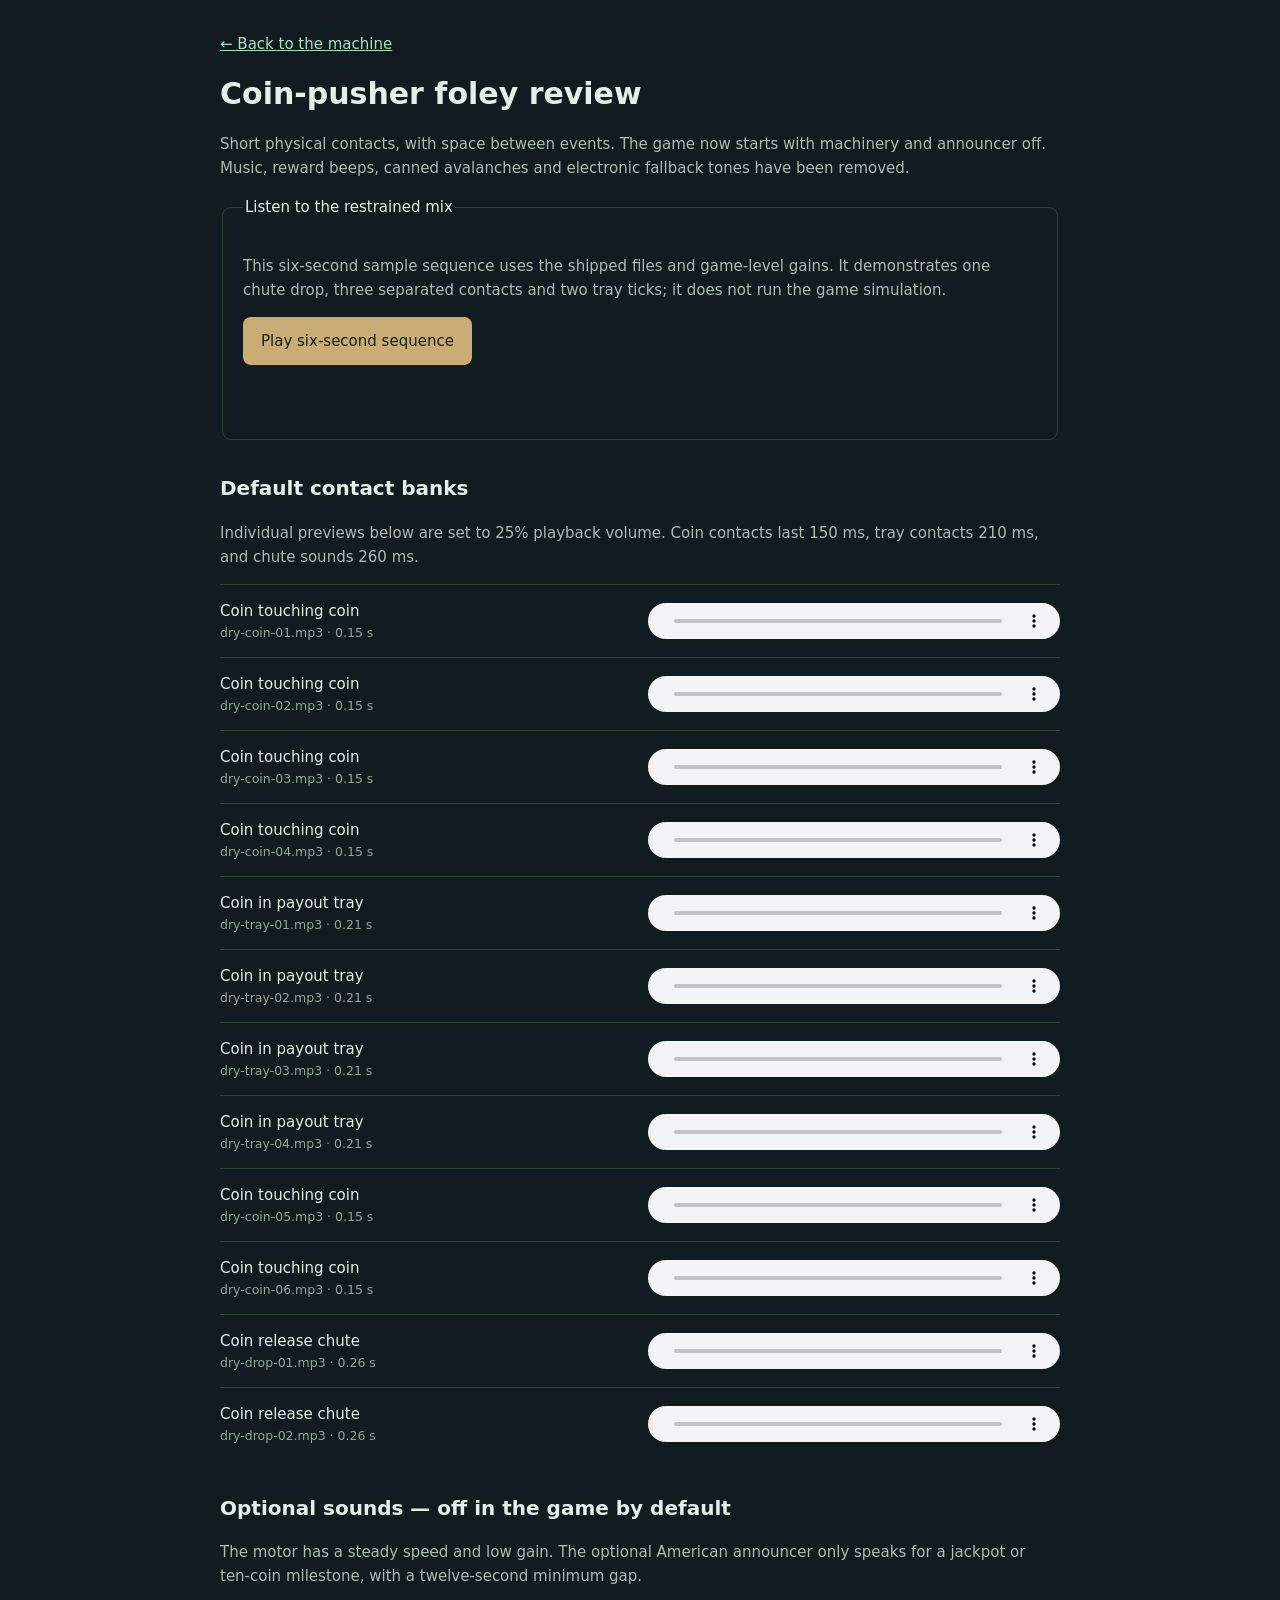
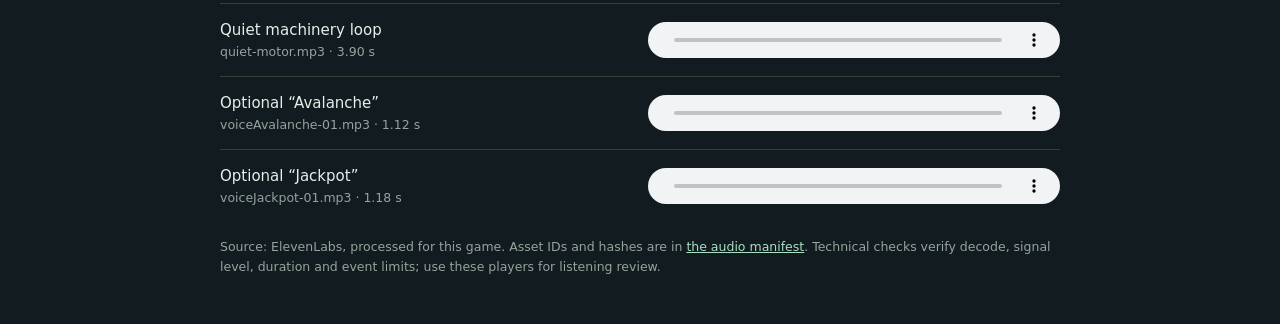
<file: games/penny-pusher/audio/review.html>
<!doctype html><html lang="en"><head><meta charset="utf-8"><meta name="viewport" content="width=device-width,initial-scale=1"><title>Penny Pusher Wars — Foley Review</title><style>body{margin:0;background:#111b20;color:#e5eee8;font:15px system-ui,sans-serif;line-height:1.6}main{max-width:840px;margin:auto;padding:32px 20px}h1{font-size:30px;line-height:1.2}h2{font-size:20px;margin-top:32px}p{color:#acbbb5}a{color:#a8e1c4}button{background:#c9ad75;color:#17211e;padding:12px 18px;border:0;border-radius:8px;font:inherit;cursor:pointer}button:disabled{opacity:.5}article{border-top:1px solid #31423a;padding:14px 0;display:grid;grid-template-columns:minmax(140px,1fr) minmax(190px,1fr);gap:16px;align-items:center}audio{width:100%;height:36px}small{display:block;color:#93a59c}#status{min-height:24px;color:#b9d4c3}fieldset{border:1px solid #31423a;padding:20px;border-radius:9px}label{display:block;margin:10px 0}input{vertical-align:middle}@media(max-width:480px){article{display:block}audio{margin-top:10px}h1{font-size:25px}}</style></head><body><main><a href="../">← Back to the machine</a><h1>Coin-pusher foley review</h1><p>Short physical contacts, with space between events. The game now starts with machinery and announcer off. Music, reward beeps, canned avalanches and electronic fallback tones have been removed.</p><fieldset><legend>Listen to the restrained mix</legend><p>This six-second sample sequence uses the shipped files and game-level gains. It demonstrates one chute drop, three separated contacts and two tray ticks; it does not run the game simulation.</p><button id="sequence">Play six-second sequence</button><p id="status" aria-live="polite"></p></fieldset><h2>Default contact banks</h2><p>Individual previews below are set to 25% playback volume. Coin contacts last 150 ms, tray contacts 210 ms, and chute sounds 260 ms.</p><div id="default"></div><h2>Optional sounds — off in the game by default</h2><p>The motor has a steady speed and low gain. The optional American announcer only speaks for a jackpot or ten-coin milestone, with a twelve-second minimum gap.</p><div id="optional"></div><p><small>Source: ElevenLabs, processed for this game. Asset IDs and hashes are in <a href="manifest.json">the audio manifest</a>. Technical checks verify decode, signal level, duration and event limits; use these players for listening review.</small></p></main><script type="module">
const manifest=await fetch('manifest.json').then(r=>r.json());
const labels={coin:'Coin touching coin',tray:'Coin in payout tray',drop:'Coin release chute',motor:'Quiet machinery loop',voiceAvalanche:'Optional “Avalanche”',voiceJackpot:'Optional “Jackpot”'};
for(const f of manifest.files){const row=document.createElement('article'),title=document.createElement('div'),audio=document.createElement('audio');title.textContent=labels[f.bank]||f.bank;const detail=document.createElement('small');detail.textContent=f.file+' · '+f.duration_seconds.toFixed(2)+' s';title.append(detail);audio.controls=true;audio.preload='none';audio.src=f.file;audio.volume=f.bank==='motor' ? 0.08 : 0.25;row.append(title,audio);document.getElementById(f.default?'default':'optional').append(row);audio.onplay=()=>{for(const other of document.querySelectorAll('audio'))if(other!==audio)other.pause()};}
let context;const buffers=new Map();document.getElementById('sequence').onclick=async()=>{const button=document.getElementById('sequence'),status=document.getElementById('status');button.disabled=true;status.textContent='Loading six short contact samples…';try{context??=new AudioContext();await context.resume();const events=[['dry-drop-01.mp3',0,.165],['dry-coin-02.mp3',.4,.065],['dry-coin-05.mp3',1.8,.12],['dry-coin-01.mp3',2.95,.09],['dry-tray-01.mp3',3.3,.094],['dry-tray-03.mp3',3.85,.094]];await Promise.all(events.map(async([file])=>{if(!buffers.has(file))buffers.set(file,await context.decodeAudioData(await fetch(file).then(r=>r.arrayBuffer())))}));const at=context.currentTime+.05;for(const[file,offset,volume]of events){const source=context.createBufferSource(),gain=context.createGain();source.buffer=buffers.get(file);gain.gain.value=volume;source.connect(gain);gain.connect(context.destination);source.start(at+offset);source.onended=()=>{source.disconnect();gain.disconnect()}}status.textContent='Playing a restrained physical drop sequence.';setTimeout(()=>{button.disabled=false;status.textContent='Finished. The quiet gaps are intentional.'},6000)}catch(error){button.disabled=false;status.textContent='Audio could not start: '+error.message}};
</script></body></html>
</file>
<file: arcade.css>
*{box-sizing:border-box}body{margin:0;background:#13151a;color:#fff2d2;font:16px/1.45 system-ui,sans-serif}button,a{font:inherit;color:inherit}button{cursor:pointer;background:#262932;border:1px solid #575954;padding:.52rem .85rem;border-radius:4px}button:hover,a:hover{color:#e6ff70}button:focus-visible,a:focus-visible{outline:3px solid #d9ff60;outline-offset:3px}[hidden]{display:none!important}#lobby{max-width:1180px;margin:auto;padding:clamp(20px,4vw,60px)}header{border-top:5px solid #d6ed64;padding-top:18px}.wordmark,.mode,nav,small{font:bold .76rem/1.3 ui-monospace,monospace;letter-spacing:.08em}h1{font:1000 clamp(3rem,8vw,6.8rem)/.9 system-ui;letter-spacing:-.08em;margin:24px 0 12px}h1 span{color:#d6ed64}header p{color:#c2c1b6}nav{display:flex;flex-wrap:wrap;gap:6px;margin:28px 0 18px}nav button[aria-pressed=true]{background:#d6ed64;color:#171912}#rack{display:grid;grid-template-columns:repeat(auto-fit,minmax(min(290px,100%),1fr));gap:16px}.card{display:block;overflow:hidden;text-decoration:none;background:#20232a;border:1px solid #454843;border-radius:6px}.card:hover{border-color:#d6ed64}.card img{width:100%;aspect-ratio:16/9;display:block;object-fit:cover;background:#121315}.details{padding:15px 17px 18px}.mode{color:#c7e76a;text-transform:uppercase}.card h2{margin:5px 0;font-size:1.4rem}.card p{margin:0;color:#c1c0b9;font-size:.93rem}#player{height:100dvh;display:flex;flex-direction:column;background:#090b0f}#bar{display:flex;align-items:center;flex-wrap:wrap;gap:6px;padding:5px 9px;background:#20232a}#bar a{text-decoration:none;font-weight:700;padding:5px}#bar strong{flex:1}#bar button{font-size:.85rem}#notice,#invite{background:#33392b;color:#ecf6cf;padding:5px 12px;font-size:.85rem}#stage{flex:1;min-height:0;position:relative}iframe,video{display:block;border:0;width:100%;height:100%;object-fit:contain;background:#050608}video{image-rendering:pixelated}@media(max-width:600px){#bar strong{display:none}#bar{gap:3px}#bar button{padding:.4rem}.wordmark{font-size:.68rem}}
</file>
